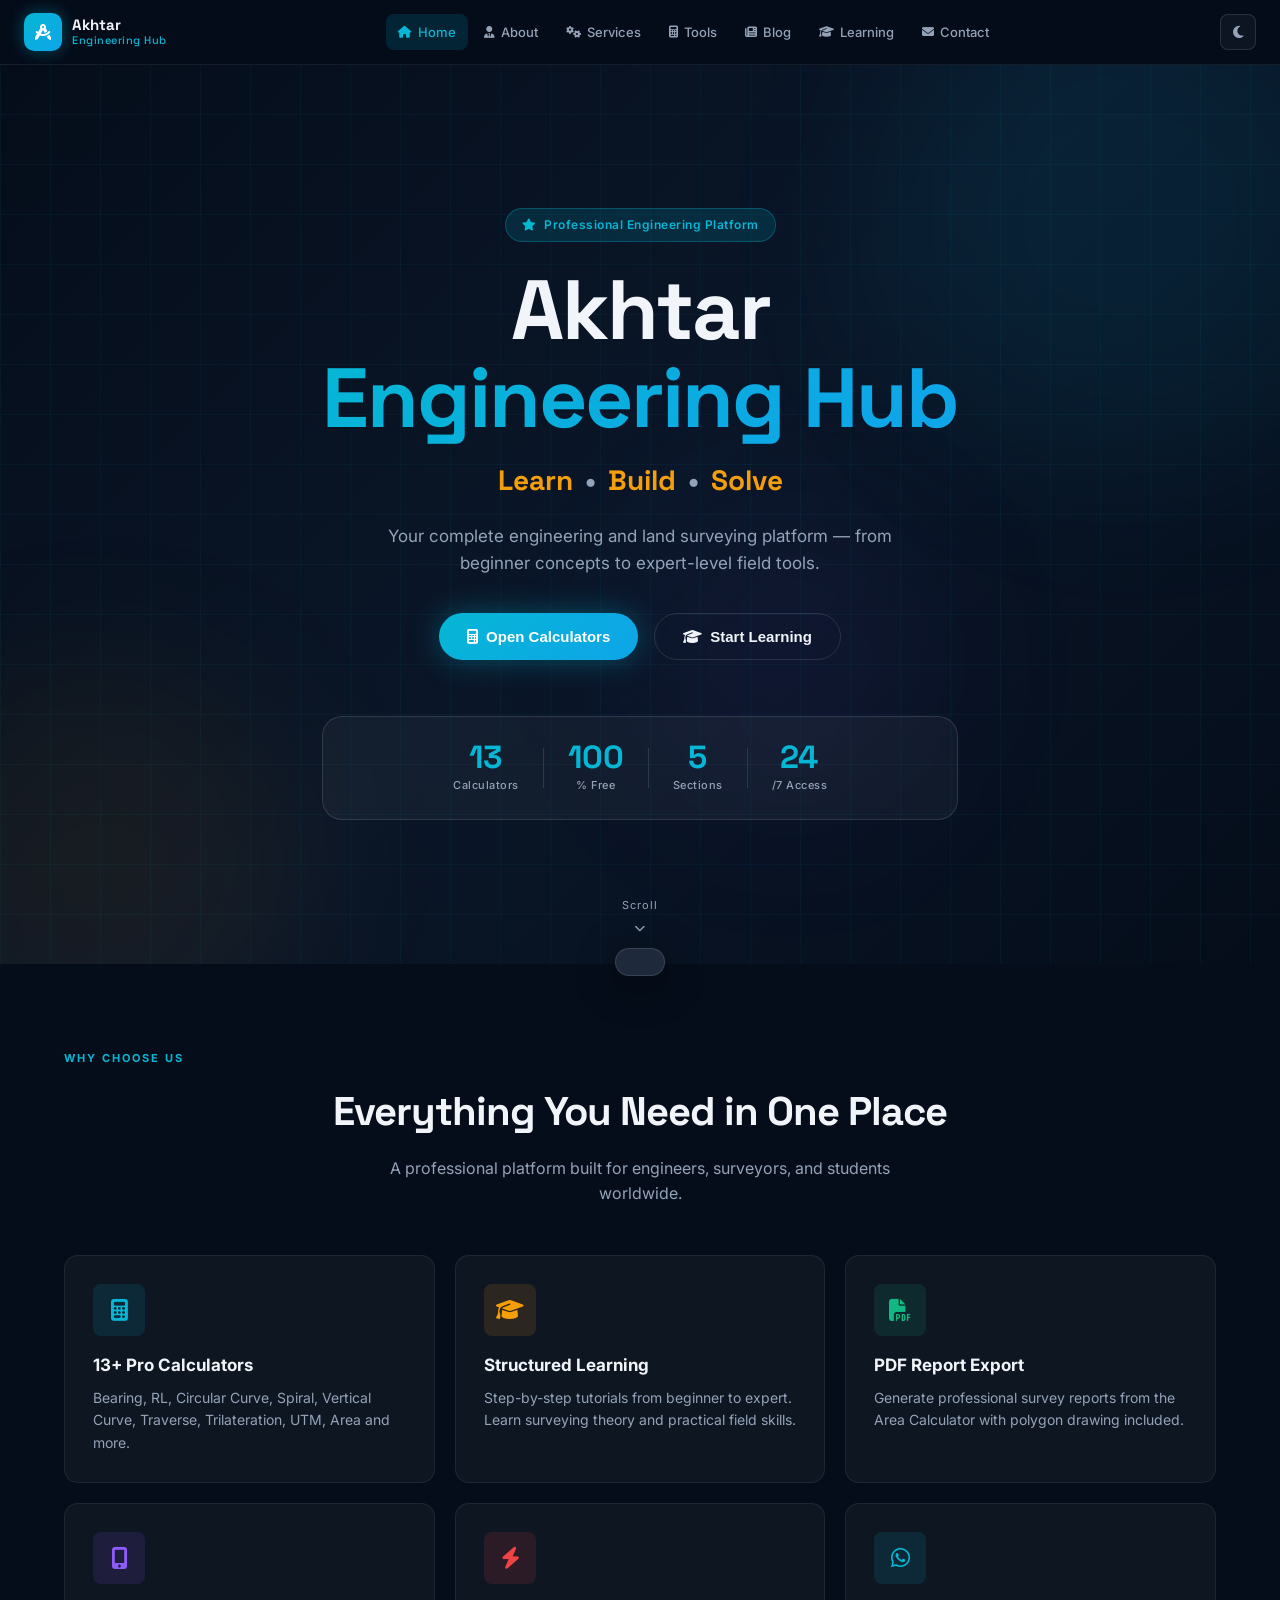
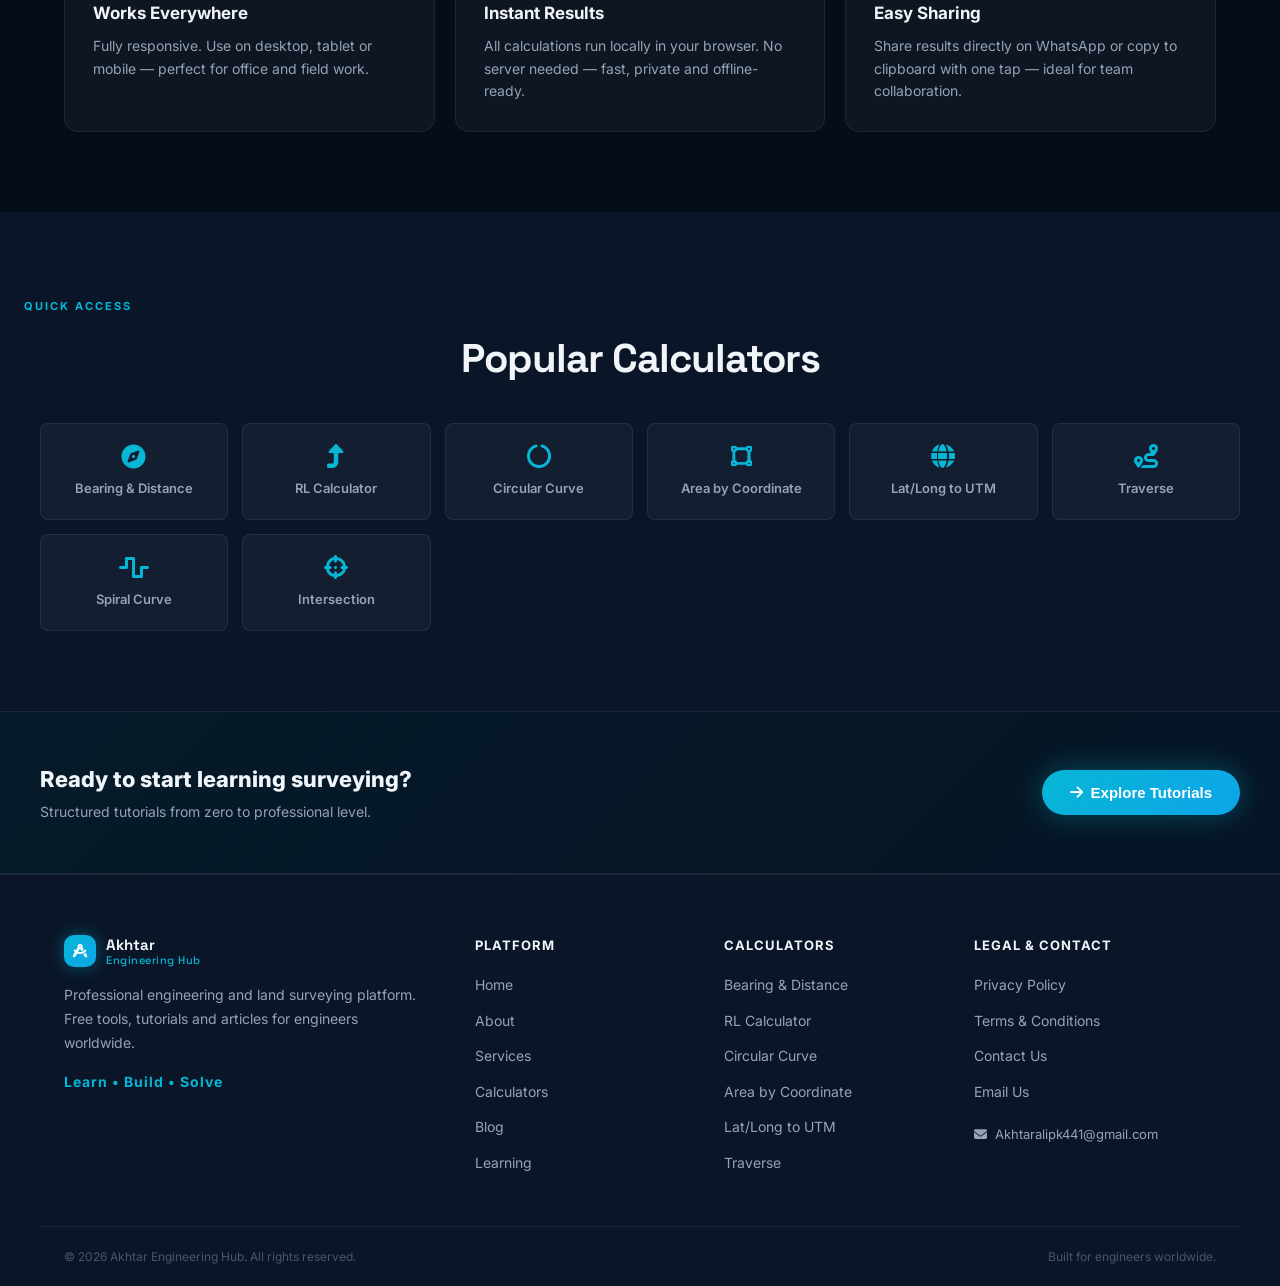
<file: index.html>
<!DOCTYPE html>
<html lang="en" data-theme="dark">
<head>
<meta charset="UTF-8">
<meta name="viewport" content="width=device-width, initial-scale=1.0">
<title>Akhtar Engineering Hub | Learn • Build • Solve</title>
  <link rel="manifest" href="manifest.json">
<meta name="description" content="Professional engineering and land surveying platform. Free calculators, tutorials, articles and tools — from beginner to expert level. Bearing, RL, Curves, Area, UTM and 13+ more tools.">
<meta name="keywords" content="engineering hub, land surveying calculators, bearing distance calculator, RL calculator, area by coordinate, UTM converter, traverse, circular curve, civil engineering tools, surveying tutorials">
<meta name="author" content="Akhtar Engineering Hub">
<meta name="robots" content="index, follow, max-image-preview:large">
<meta name="theme-color" content="#050d1a">
<link rel="canonical" href="https://akhtarengineeringhub.com/">
<meta property="og:type" content="website">
<meta property="og:url" content="https://akhtarengineeringhub.com/">
<meta property="og:title" content="Akhtar Engineering Hub | Learn • Build • Solve">
<meta property="og:description" content="Professional engineering platform with 13+ surveying calculators, tutorials, and articles. Free, accurate, works on all devices.">
<meta property="og:site_name" content="Akhtar Engineering Hub">
<meta property="og:locale" content="en_US">
<meta name="twitter:card" content="summary_large_image">
<meta name="twitter:title" content="Akhtar Engineering Hub | Learn • Build • Solve">
<meta name="twitter:description" content="Professional engineering platform with 13+ surveying calculators, tutorials, and articles.">
<script type="application/ld+json">{"@context":"https://schema.org","@type":"WebApplication","name":"Akhtar Engineering Hub","url":"https://akhtarengineeringhub.com/","description":"Professional engineering and land surveying platform with free calculators, tutorials and articles.","applicationCategory":"EngineeringApplication","operatingSystem":"Any","offers":{"@type":"Offer","price":"0","priceCurrency":"USD"}}</script>
<link href="https://fonts.googleapis.com/css2?family=Inter:wght@300;400;500;600;700;800;900&family=Space+Grotesk:wght@400;500;600;700&display=swap" rel="stylesheet">
<link rel="stylesheet" href="https://cdnjs.cloudflare.com/ajax/libs/font-awesome/6.5.0/css/all.min.css">
<link rel="stylesheet" href="style.css?v=5">
</head>
<body>

<!-- ══ NAVBAR ══ -->
<header class="navbar" id="navbar">
  <div class="nav-inner">
    <a class="brand" href="#" onclick="showSection('home')">
      <div class="brand-icon"><i class="fas fa-drafting-compass"></i></div>
      <div class="brand-text">Akhtar<span>Engineering Hub</span></div>
    </a>
    <nav class="nav-menu" id="navMenu">
      <a href="#" onclick="showSection('home')" class="nav-link active" data-section="home"><i class="fas fa-home"></i><span>Home</span></a>
      <a href="#" onclick="showSection('about')" class="nav-link" data-section="about"><i class="fas fa-user-tie"></i><span>About</span></a>
      <a href="#" onclick="showSection('services')" class="nav-link" data-section="services"><i class="fas fa-cogs"></i><span>Services</span></a>
      <a href="#" onclick="showSection('tools')" class="nav-link" data-section="tools"><i class="fas fa-calculator"></i><span>Tools</span></a>
      <a href="#" onclick="showSection('blog')" class="nav-link" data-section="blog"><i class="fas fa-newspaper"></i><span>Blog</span></a>
      <a href="#" onclick="showSection('learning')" class="nav-link" data-section="learning"><i class="fas fa-graduation-cap"></i><span>Learning</span></a>
      <a href="#" onclick="showSection('contact')" class="nav-link" data-section="contact"><i class="fas fa-envelope"></i><span>Contact</span></a>
    </nav>
    <div class="nav-actions">
      <button class="theme-toggle" id="themeToggle" onclick="toggleTheme()" title="Toggle Light/Dark Mode">
        <i class="fas fa-moon" id="themeIcon"></i>
      </button>
      <button class="hamburger" id="hamburger" onclick="toggleMenu()">
        <span></span><span></span><span></span>
      </button>
    </div>
  </div>
</header>

<!-- ══ HOME ══ -->
<section id="home" class="page active">

  <!-- Hero -->
  <div class="hero">
    <div class="hero-grid"></div>
    <div class="hero-orbs">
      <div class="orb orb1"></div>
      <div class="orb orb2"></div>
      <div class="orb orb3"></div>
    </div>
    <div class="hero-content">
      <div class="hero-badge"><i class="fas fa-star"></i> Professional Engineering Platform</div>
      <h1 class="hero-title">Akhtar<br><span class="gradient-text">Engineering Hub</span></h1>
      <p class="hero-tagline">
        <span class="tag-item">Learn</span>
        <span class="tag-dot">•</span>
        <span class="tag-item">Build</span>
        <span class="tag-dot">•</span>
        <span class="tag-item">Solve</span>
      </p>
      <p class="hero-sub">Your complete engineering and land surveying platform — from beginner concepts to expert-level field tools.</p>
      <div class="hero-btns">
        <button class="btn-hero-primary" onclick="showSection('tools')"><i class="fas fa-calculator"></i> Open Calculators</button>
        <button class="btn-hero-secondary" onclick="showSection('learning')"><i class="fas fa-graduation-cap"></i> Start Learning</button>
      </div>
      <div class="hero-stats">
        <div class="hstat"><div class="hstat-num" data-count="13">0</div><div class="hstat-lbl">Calculators</div></div>
        <div class="hstat-div"></div>
        <div class="hstat"><div class="hstat-num" data-count="100">0</div><div class="hstat-lbl">% Free</div></div>
        <div class="hstat-div"></div>
        <div class="hstat"><div class="hstat-num" data-count="5">0</div><div class="hstat-lbl">Sections</div></div>
        <div class="hstat-div"></div>
        <div class="hstat"><div class="hstat-num" data-count="24">0</div><div class="hstat-lbl">/7 Access</div></div>
      </div>
    </div>
    <div class="hero-scroll"><span>Scroll</span><i class="fas fa-chevron-down"></i></div>
  </div>

  <!-- Feature Cards -->
  <div class="section-wrap">
    <div class="section-tag">WHY CHOOSE US</div>
    <h2 class="section-title">Everything You Need in One Place</h2>
    <p class="section-sub">A professional platform built for engineers, surveyors, and students worldwide.</p>
    <div class="feature-grid">
      <div class="feat-card anim-up">
        <div class="feat-icon" style="background:rgba(6,182,212,0.12);color:#06b6d4;"><i class="fas fa-calculator"></i></div>
        <h3>13+ Pro Calculators</h3>
        <p>Bearing, RL, Circular Curve, Spiral, Vertical Curve, Traverse, Trilateration, UTM, Area and more.</p>
      </div>
      <div class="feat-card anim-up" style="animation-delay:.1s">
        <div class="feat-icon" style="background:rgba(245,158,11,0.12);color:#f59e0b;"><i class="fas fa-graduation-cap"></i></div>
        <h3>Structured Learning</h3>
        <p>Step-by-step tutorials from beginner to expert. Learn surveying theory and practical field skills.</p>
      </div>
      <div class="feat-card anim-up" style="animation-delay:.2s">
        <div class="feat-icon" style="background:rgba(16,185,129,0.12);color:#10b981;"><i class="fas fa-file-pdf"></i></div>
        <h3>PDF Report Export</h3>
        <p>Generate professional survey reports from the Area Calculator with polygon drawing included.</p>
      </div>
      <div class="feat-card anim-up" style="animation-delay:.3s">
        <div class="feat-icon" style="background:rgba(139,92,246,0.12);color:#8b5cf6;"><i class="fas fa-mobile-alt"></i></div>
        <h3>Works Everywhere</h3>
        <p>Fully responsive. Use on desktop, tablet or mobile — perfect for office and field work.</p>
      </div>
      <div class="feat-card anim-up" style="animation-delay:.4s">
        <div class="feat-icon" style="background:rgba(239,68,68,0.12);color:#ef4444;"><i class="fas fa-bolt"></i></div>
        <h3>Instant Results</h3>
        <p>All calculations run locally in your browser. No server needed — fast, private and offline-ready.</p>
      </div>
      <div class="feat-card anim-up" style="animation-delay:.5s">
        <div class="feat-icon" style="background:rgba(6,182,212,0.12);color:#06b6d4;"><i class="fab fa-whatsapp"></i></div>
        <h3>Easy Sharing</h3>
        <p>Share results directly on WhatsApp or copy to clipboard with one tap — ideal for team collaboration.</p>
      </div>
    </div>
  </div>

  <!-- Quick Access -->
  <div class="section-wrap alt-bg">
    <div class="section-tag">QUICK ACCESS</div>
    <h2 class="section-title">Popular Calculators</h2>
    <div class="quick-grid">
      <div class="quick-card" onclick="showSection('tools')">
        <i class="fas fa-compass"></i>
        <span>Bearing &amp; Distance</span>
      </div>
      <div class="quick-card" onclick="showSection('tools')">
        <i class="fas fa-level-up-alt"></i>
        <span>RL Calculator</span>
      </div>
      <div class="quick-card" onclick="showSection('tools')">
        <i class="fas fa-circle-notch"></i>
        <span>Circular Curve</span>
      </div>
      <div class="quick-card" onclick="showSection('tools')">
        <i class="fas fa-vector-square"></i>
        <span>Area by Coordinate</span>
      </div>
      <div class="quick-card" onclick="showSection('tools')">
        <i class="fas fa-globe"></i>
        <span>Lat/Long to UTM</span>
      </div>
      <div class="quick-card" onclick="showSection('tools')">
        <i class="fas fa-route"></i>
        <span>Traverse</span>
      </div>
      <div class="quick-card" onclick="showSection('tools')">
        <i class="fas fa-wave-square"></i>
        <span>Spiral Curve</span>
      </div>
      <div class="quick-card" onclick="showSection('tools')">
        <i class="fas fa-crosshairs"></i>
        <span>Intersection</span>
      </div>
    </div>
  </div>

  <!-- CTA Strip -->
  <div class="cta-strip">
    <div class="cta-strip-inner">
      <div>
        <h3>Ready to start learning surveying?</h3>
        <p>Structured tutorials from zero to professional level.</p>
      </div>
      <button class="btn-hero-primary" onclick="showSection('learning')"><i class="fas fa-arrow-right"></i> Explore Tutorials</button>
    </div>
  </div>

</section>

<!-- ══ ABOUT ══ -->
<section id="about" class="page">
  <div class="page-hero mini-hero">
    <div class="hero-grid"></div>
    <div class="page-hero-content">
      <div class="section-tag">WHO WE ARE</div>
      <h1>About <span class="gradient-text">Akhtar Engineering Hub</span></h1>
      <p>A professional platform built by an engineer, for engineers.</p>
    </div>
  </div>
  <div class="section-wrap">
    <div class="about-grid">
      <div class="about-text anim-up">
        <div class="section-tag">OUR STORY</div>
        <h2 class="section-title" style="text-align:left;">Built for Engineers,<br>By an Engineer</h2>
        <p>Akhtar Engineering Hub was created by a professional land surveyor and civil engineer with years of field and office experience. The platform was born out of a simple need — reliable, fast, accurate engineering tools that work anywhere, even on a mobile phone in the field.</p>
        <p style="margin-top:16px;">Today, it has grown into a complete learning and tools platform — covering surveying calculations, road design, coordinate geometry, and much more. Everything here is free, professional-grade, and continuously improving.</p>
        <div class="about-values">
          <div class="val-item"><i class="fas fa-check-circle"></i> Accuracy First</div>
          <div class="val-item"><i class="fas fa-check-circle"></i> Always Free</div>
          <div class="val-item"><i class="fas fa-check-circle"></i> Field-Tested</div>
          <div class="val-item"><i class="fas fa-check-circle"></i> Global Standard</div>
        </div>
      </div>
      <div class="about-stats anim-up" style="animation-delay:.15s">
        <div class="stat-box"><div class="stat-num">13+</div><div class="stat-lbl">Free Calculators</div></div>
        <div class="stat-box"><div class="stat-num">100%</div><div class="stat-lbl">Browser-Based</div></div>
        <div class="stat-box"><div class="stat-num">5+</div><div class="stat-lbl">Years Experience</div></div>
        <div class="stat-box"><div class="stat-num">∞</div><div class="stat-lbl">Learning Resources</div></div>
      </div>
    </div>
  </div>
  <div class="section-wrap alt-bg">
    <div class="section-tag">OUR MISSION</div>
    <h2 class="section-title">Mission &amp; Vision</h2>
    <div class="mission-grid">
      <div class="mission-card anim-up">
        <div class="feat-icon" style="background:rgba(6,182,212,0.12);color:#06b6d4;"><i class="fas fa-bullseye"></i></div>
        <h3>Mission</h3>
        <p>To provide free, professional-quality engineering tools and education that empower surveyors, engineers, and students worldwide — regardless of location or resources.</p>
      </div>
      <div class="mission-card anim-up" style="animation-delay:.1s">
        <div class="feat-icon" style="background:rgba(245,158,11,0.12);color:#f59e0b;"><i class="fas fa-eye"></i></div>
        <h3>Vision</h3>
        <p>To become the world's most trusted free engineering and surveying reference platform — a place where professionals learn, build and solve problems every day.</p>
      </div>
      <div class="mission-card anim-up" style="animation-delay:.2s">
        <div class="feat-icon" style="background:rgba(16,185,129,0.12);color:#10b981;"><i class="fas fa-heart"></i></div>
        <h3>Values</h3>
        <p>Accuracy, accessibility, professional excellence, and continuous improvement. Every tool and article on this platform is created with engineering rigor and care.</p>
      </div>
    </div>
  </div>
</section>

<!-- ══ SERVICES ══ -->
<section id="services" class="page">
  <div class="page-hero mini-hero">
    <div class="hero-grid"></div>
    <div class="page-hero-content">
      <div class="section-tag">WHAT WE OFFER</div>
      <h1>Services &amp; <span class="gradient-text">Solutions</span></h1>
      <p>Professional engineering tools and knowledge — all in one place.</p>
    </div>
  </div>
  <div class="section-wrap">
    <div class="section-tag">CORE SERVICES</div>
    <h2 class="section-title">Our Specializations</h2>
    <div class="services-grid">
      <div class="service-card anim-up">
        <div class="srv-num">01</div>
        <div class="feat-icon" style="background:rgba(6,182,212,0.12);color:#06b6d4;"><i class="fas fa-compass"></i></div>
        <h3>Survey Calculations</h3>
        <p>Bearing &amp; Distance, Reduced Level, Traverse, Intersection, Trilateration, and 3-Point Circle calculations with DMS output.</p>
        <ul class="srv-list">
          <li><i class="fas fa-check"></i> Whole Circle Bearing (WCB)</li>
          <li><i class="fas fa-check"></i> DMS Format Output</li>
          <li><i class="fas fa-check"></i> RL by HI Method</li>
          <li><i class="fas fa-check"></i> Bowditch Traverse</li>
        </ul>
        <button class="srv-btn" onclick="showSection('tools')">Open Calculator <i class="fas fa-arrow-right"></i></button>
      </div>
      <div class="service-card anim-up" style="animation-delay:.1s">
        <div class="srv-num">02</div>
        <div class="feat-icon" style="background:rgba(245,158,11,0.12);color:#f59e0b;"><i class="fas fa-road"></i></div>
        <h3>Road &amp; Curve Design</h3>
        <p>Complete horizontal and vertical curve element calculations — Circular, Spiral/Transition and Vertical curves for road design.</p>
        <ul class="srv-list">
          <li><i class="fas fa-check"></i> Circular Curve Elements</li>
          <li><i class="fas fa-check"></i> Spiral / Transition Curve</li>
          <li><i class="fas fa-check"></i> Vertical Curve K-Value</li>
          <li><i class="fas fa-check"></i> XML Alignment Support (PRO+)</li>
        </ul>
        <button class="srv-btn" onclick="showSection('tools')">Open Calculator <i class="fas fa-arrow-right"></i></button>
      </div>
      <div class="service-card anim-up" style="animation-delay:.2s">
        <div class="srv-num">03</div>
        <div class="feat-icon" style="background:rgba(16,185,129,0.12);color:#10b981;"><i class="fas fa-vector-square"></i></div>
        <h3>Area Measurement</h3>
        <p>Area by Coordinate using the Shoelace formula with interactive polygon drawing, side lengths, interior angles and PDF export.</p>
        <ul class="srv-list">
          <li><i class="fas fa-check"></i> m², Marla, Kanal, Acre, ft²</li>
          <li><i class="fas fa-check"></i> Polygon Canvas Drawing</li>
          <li><i class="fas fa-check"></i> PDF Report Generation</li>
          <li><i class="fas fa-check"></i> WhatsApp Sharing</li>
        </ul>
        <button class="srv-btn" onclick="showSection('tools')">Open Calculator <i class="fas fa-arrow-right"></i></button>
      </div>
      <div class="service-card anim-up" style="animation-delay:.3s">
        <div class="srv-num">04</div>
        <div class="feat-icon" style="background:rgba(139,92,246,0.12);color:#8b5cf6;"><i class="fas fa-globe"></i></div>
        <h3>Coordinate Systems</h3>
        <p>Convert between geographic and projected coordinate systems. Lat/Long to UTM and 2D coordinate transformation tools.</p>
        <ul class="srv-list">
          <li><i class="fas fa-check"></i> WGS84 to UTM Conversion</li>
          <li><i class="fas fa-check"></i> 2D Transformation</li>
          <li><i class="fas fa-check"></i> Scale Factor Support</li>
          <li><i class="fas fa-check"></i> Zone Detection</li>
        </ul>
        <button class="srv-btn" onclick="showSection('tools')">Open Calculator <i class="fas fa-arrow-right"></i></button>
      </div>
      <div class="service-card anim-up" style="animation-delay:.4s">
        <div class="srv-num">05</div>
        <div class="feat-icon" style="background:rgba(239,68,68,0.12);color:#ef4444;"><i class="fas fa-graduation-cap"></i></div>
        <h3>Education &amp; Tutorials</h3>
        <p>Structured learning content covering surveying theory, field methods, instrument operation and data processing.</p>
        <ul class="srv-list">
          <li><i class="fas fa-check"></i> Beginner to Expert Tracks</li>
          <li><i class="fas fa-check"></i> Theory + Practical</li>
          <li><i class="fas fa-check"></i> Worked Examples</li>
          <li><i class="fas fa-check"></i> Regular Updates</li>
        </ul>
        <button class="srv-btn" onclick="showSection('learning')">Browse Tutorials <i class="fas fa-arrow-right"></i></button>
      </div>
      <div class="service-card anim-up" style="animation-delay:.5s">
        <div class="srv-num">06</div>
        <div class="feat-icon" style="background:rgba(6,182,212,0.12);color:#06b6d4;"><i class="fas fa-newspaper"></i></div>
        <h3>Articles &amp; Blog</h3>
        <p>Technical articles, field tips, method comparisons, and industry insights for practicing engineers and students.</p>
        <ul class="srv-list">
          <li><i class="fas fa-check"></i> Technical Deep-Dives</li>
          <li><i class="fas fa-check"></i> Field Tips &amp; Tricks</li>
          <li><i class="fas fa-check"></i> Searchable &amp; Filterable</li>
          <li><i class="fas fa-check"></i> Regular Publishing</li>
        </ul>
        <button class="srv-btn" onclick="showSection('blog')">Read Articles <i class="fas fa-arrow-right"></i></button>
      </div>
    </div>
  </div>
</section>

<!-- ══ TOOLS ══ -->
<section id="tools" class="page">
  <div class="page-hero mini-hero">
    <div class="hero-grid"></div>
    <div class="page-hero-content">
      <div class="section-tag">ENGINEERING CALCULATORS</div>
      <h1>Professional <span class="gradient-text">Surveying Tools</span></h1>
      <p>13 precision calculators — field-tested and accurate.</p>
    </div>
  </div>

  <div class="section-wrap">

    <!-- RL Quick Card -->
    <div class="section-tag">QUICK TOOL</div>
    <h2 class="section-title" style="margin-bottom:20px;">Reduced Level (RL) Calculator</h2>
    <div class="rl-card">
      <div class="rl-card-inner">
        <p class="hint-tag"><i class="fas fa-info-circle"></i> Height of Instrument (HI) Method</p>
        <div class="rl-inputs">
          <input type="number" id="bm_input" placeholder="Bench Mark RL (m)">
          <input type="number" id="bs_input" placeholder="Back Sight — BS (m)">
          <input type="number" id="fs_input" placeholder="Fore Sight — FS (m)">
          <button class="calc-primary-btn" onclick="calcRL()"><i class="fas fa-calculator"></i> Calculate RL</button>
        </div>
        <div id="rl_result" class="tool-result" style="display:none;"></div>
      </div>
    </div>

    <!-- Calculator Suite -->
    <div class="suite-header">
      <div class="section-tag">FULL SUITE</div>
      <h2 class="section-title">Surveyors Field Calculator Pro</h2>
      <span class="suite-badge"><i class="fas fa-star"></i> ALL-IN-ONE EDITION</span>
    </div>

    <!-- 1 -->
    <div class="calc-block">
      <button class="calc-acc"><span class="calc-num">01</span><span class="calc-title">Bearing &amp; Distance</span><i class="fas fa-chevron-down calc-arrow"></i></button>
      <div class="calc-panel">
        <p class="hint-tag"><i class="fas fa-info-circle"></i> Calculate bearing (WCB &amp; DMS) and distance between two coordinate points</p>
        <div class="inp-row"><input type="number" id="e1" placeholder="E1 — Easting (m)"><input type="number" id="n1" placeholder="N1 — Northing (m)"></div>
        <div class="inp-row"><input type="number" id="e2" placeholder="E2 — Easting (m)"><input type="number" id="n2" placeholder="N2 — Northing (m)"></div>
        <button class="calc-primary-btn" onclick="calcBearing()"><i class="fas fa-compass"></i> Calculate Bearing &amp; Distance</button>
        <div id="res1" class="tool-result"></div>
      </div>
    </div>

    <!-- 2 -->
    <div class="calc-block">
      <button class="calc-acc"><span class="calc-num">02</span><span class="calc-title">Reference Line (Offset / Chainage)</span><i class="fas fa-chevron-down calc-arrow"></i></button>
      <div class="calc-panel">
        <p class="hint-tag"><i class="fas fa-info-circle"></i> Find chainage and perpendicular offset of a point from a reference line</p>
        <div class="inp-row"><input type="number" id="rl_e1" placeholder="Line Start E (m)"><input type="number" id="rl_n1" placeholder="Line Start N (m)"></div>
        <div class="inp-row"><input type="number" id="rl_e2" placeholder="Line End E (m)"><input type="number" id="rl_n2" placeholder="Line End N (m)"></div>
        <div class="inp-row"><input type="number" id="rl_pe" placeholder="Point E (m)"><input type="number" id="rl_pn" placeholder="Point N (m)"></div>
        <button class="calc-primary-btn" onclick="calcRefLine()"><i class="fas fa-ruler"></i> Calculate Offset &amp; Chainage</button>
        <div id="res2" class="tool-result"></div>
      </div>
    </div>

    <!-- 3 -->
    <div class="calc-block">
      <button class="calc-acc"><span class="calc-num">03</span><span class="calc-title">XML Alignment Reference Line</span><i class="fas fa-chevron-down calc-arrow"></i></button>
      <div class="calc-panel">
        <p class="hint-tag"><i class="fas fa-info-circle"></i> Upload a LandXML file to process road alignment data</p>
        <input type="file" accept=".xml" style="color:var(--text-sub);padding:8px 0;">
        <button class="calc-primary-btn pro-btn" style="margin-top:10px;opacity:.7;cursor:not-allowed;"><i class="fas fa-file-code"></i> Process XML (PRO+ Feature)</button>
      </div>
    </div>

    <!-- 4 -->
    <div class="calc-block">
      <button class="calc-acc"><span class="calc-num">04</span><span class="calc-title">Circular Curve</span><i class="fas fa-chevron-down calc-arrow"></i></button>
      <div class="calc-panel">
        <p class="hint-tag"><i class="fas fa-info-circle"></i> Enter Radius and Delta angle to get all curve setting-out elements</p>
        <input type="number" id="cc_r" placeholder="Radius — R (meters)">
        <input type="number" id="cc_a" placeholder="Delta Angle — &#916; (degrees)">
        <button class="calc-primary-btn" onclick="calcCircular()"><i class="fas fa-circle-notch"></i> Calculate Curve Elements</button>
        <div id="res4" class="tool-result"></div>
      </div>
    </div>

    <!-- 5 -->
    <div class="calc-block">
      <button class="calc-acc"><span class="calc-num">05</span><span class="calc-title">Spiral / Transition Curve</span><i class="fas fa-chevron-down calc-arrow"></i></button>
      <div class="calc-panel">
        <p class="hint-tag"><i class="fas fa-info-circle"></i> Calculate transition curve elements from Radius and Spiral Length</p>
        <input type="number" id="sp_r" placeholder="Radius — R (meters)">
        <input type="number" id="sp_ls" placeholder="Spiral Length — Ls (meters)">
        <button class="calc-primary-btn" onclick="calcSpiral()"><i class="fas fa-wave-square"></i> Calculate Spiral Elements</button>
        <div id="res5" class="tool-result"></div>
      </div>
    </div>

    <!-- 6 -->
    <div class="calc-block">
      <button class="calc-acc"><span class="calc-num">06</span><span class="calc-title">Vertical Curve</span><i class="fas fa-chevron-down calc-arrow"></i></button>
      <div class="calc-panel">
        <p class="hint-tag"><i class="fas fa-info-circle"></i> Enter grade in/out and curve length to calculate K-value and curve type</p>
        <input type="number" id="vc_g1" placeholder="Grade In — G1 (%)">
        <input type="number" id="vc_g2" placeholder="Grade Out — G2 (%)">
        <input type="number" id="vc_l" placeholder="Curve Length — L (meters)">
        <button class="calc-primary-btn" onclick="calcVerticalCurve()"><i class="fas fa-chart-line"></i> Calculate K-Value</button>
        <div id="res6" class="tool-result"></div>
      </div>
    </div>

    <!-- 7 -->
    <div class="calc-block">
      <button class="calc-acc"><span class="calc-num">07</span><span class="calc-title">2D Coordinate Transformation</span><i class="fas fa-chevron-down calc-arrow"></i></button>
      <div class="calc-panel">
        <p class="hint-tag"><i class="fas fa-info-circle"></i> Apply translation, rotation and scaling to convert local to grid coordinates</p>
        <div class="inp-row"><input type="number" id="transE" placeholder="Shift Easting — dE (m)"><input type="number" id="transN" placeholder="Shift Northing — dN (m)"></div>
        <input type="number" id="transRot" placeholder="Rotation Angle (degrees)">
        <input type="number" id="transScale" placeholder="Scale Factor (e.g. 1.000000)">
        <button class="calc-primary-btn" onclick="calc2DTrans()"><i class="fas fa-arrows-alt"></i> Apply Transformation</button>
        <div id="res7" class="tool-result"></div>
      </div>
    </div>

    <!-- 8 -->
    <div class="calc-block">
      <button class="calc-acc"><span class="calc-num">08</span><span class="calc-title">Traverse Calculation</span><i class="fas fa-chevron-down calc-arrow"></i></button>
      <div class="calc-panel">
        <p class="hint-tag"><i class="fas fa-info-circle"></i> Calculate traverse accuracy ratio and survey grade using Bowditch method</p>
        <input type="number" id="trav_dist" placeholder="Total Traverse Length (m)">
        <input type="number" id="trav_err" placeholder="Linear Misclosure (m)">
        <button class="calc-primary-btn" onclick="calcTraverse()"><i class="fas fa-route"></i> Calculate Accuracy</button>
        <div id="res8" class="tool-result"></div>
      </div>
    </div>

    <!-- 9 -->
    <div class="calc-block">
      <button class="calc-acc"><span class="calc-num">09</span><span class="calc-title">Coordinate by Trilateration</span><i class="fas fa-chevron-down calc-arrow"></i></button>
      <div class="calc-panel">
        <p class="hint-tag"><i class="fas fa-info-circle"></i> Find an unknown point coordinate using distances from two known control points</p>
        <div class="inp-row"><input type="number" id="tri_e1" placeholder="P1 Easting (m)"><input type="number" id="tri_n1" placeholder="P1 Northing (m)"></div>
        <input type="number" id="tri_d1" placeholder="Distance from P1 (m)">
        <div class="inp-row"><input type="number" id="tri_e2" placeholder="P2 Easting (m)"><input type="number" id="tri_n2" placeholder="P2 Northing (m)"></div>
        <input type="number" id="tri_d2" placeholder="Distance from P2 (m)">
        <button class="calc-primary-btn" onclick="calcTrilateration()"><i class="fas fa-draw-polygon"></i> Find Unknown Point</button>
        <div id="res9" class="tool-result"></div>
      </div>
    </div>

    <!-- 10 -->
    <div class="calc-block">
      <button class="calc-acc"><span class="calc-num">10</span><span class="calc-title">Intersection (Bearing–Bearing)</span><i class="fas fa-chevron-down calc-arrow"></i></button>
      <div class="calc-panel">
        <p class="hint-tag"><i class="fas fa-info-circle"></i> Find the intersection point of two lines defined by known points and bearings</p>
        <div class="inp-row"><input type="number" id="int_e1" placeholder="P1 Easting (m)"><input type="number" id="int_n1" placeholder="P1 Northing (m)"></div>
        <input type="number" id="int_b1" placeholder="Bearing from P1 (decimal degrees)">
        <div class="inp-row"><input type="number" id="int_e2" placeholder="P2 Easting (m)"><input type="number" id="int_n2" placeholder="P2 Northing (m)"></div>
        <input type="number" id="int_b2" placeholder="Bearing from P2 (decimal degrees)">
        <button class="calc-primary-btn" onclick="calcIntersection()"><i class="fas fa-crosshairs"></i> Find Intersection Point</button>
        <div id="res10" class="tool-result"></div>
      </div>
    </div>

    <!-- 11 -->
    <div class="calc-block">
      <button class="calc-acc"><span class="calc-num">11</span><span class="calc-title">3-Point Circle</span><i class="fas fa-chevron-down calc-arrow"></i></button>
      <div class="calc-panel">
        <p class="hint-tag"><i class="fas fa-info-circle"></i> Find the center and radius of a circle passing through three known points</p>
        <div class="inp-row"><input type="number" id="cir_e1" placeholder="P1 Easting"><input type="number" id="cir_n1" placeholder="P1 Northing"></div>
        <div class="inp-row"><input type="number" id="cir_e2" placeholder="P2 Easting"><input type="number" id="cir_n2" placeholder="P2 Northing"></div>
        <div class="inp-row"><input type="number" id="cir_e3" placeholder="P3 Easting"><input type="number" id="cir_n3" placeholder="P3 Northing"></div>
        <button class="calc-primary-btn" onclick="calc3PointCircle()"><i class="fas fa-circle"></i> Calculate Circle Data</button>
        <div id="res11" class="tool-result"></div>
      </div>
    </div>

    <!-- 12 -->
    <div class="calc-block">
      <button class="calc-acc"><span class="calc-num">12</span><span class="calc-title">Latitude / Longitude to UTM</span><i class="fas fa-chevron-down calc-arrow"></i></button>
      <div class="calc-panel">
        <p class="hint-tag"><i class="fas fa-info-circle"></i> Convert WGS84 geographic coordinates to UTM Easting and Northing</p>
        <input type="number" id="lat_val" placeholder="Latitude (e.g. 33.7294)" step="any">
        <input type="number" id="lon_val" placeholder="Longitude (e.g. 73.0931)" step="any">
        <button class="calc-primary-btn" onclick="calcLatLonToUTM()"><i class="fas fa-globe"></i> Convert to UTM</button>
        <div id="res12" class="tool-result"></div>
      </div>
    </div>

    <!-- 13 -->
    <div class="calc-block">
      <button class="calc-acc"><span class="calc-num">13</span><span class="calc-title">Area by Co-ordinate</span><i class="fas fa-chevron-down calc-arrow"></i></button>
      <div class="calc-panel">
        <p class="hint-tag"><i class="fas fa-info-circle"></i> Enter one coordinate per line as <strong>E,N</strong> (e.g. 100,200). Minimum 3 points required.</p>
        <textarea id="areaInput" placeholder="100,200&#10;150,280&#10;220,250&#10;180,150"></textarea>
        <button class="calc-primary-btn" onclick="calcArea()"><i class="fas fa-vector-square"></i> Calculate Area &amp; Draw Polygon</button>
        <div class="canvas-container" id="canvasContainer"><canvas id="areaCanvas"></canvas></div>
        <div id="res13" class="tool-result"></div>
        <div class="share-row" id="shareRow">
          <button class="share-btn pdf" onclick="printAreaReport()"><i class="fas fa-file-pdf"></i> PDF Report</button>
          <button class="share-btn copy" onclick="copyAreaResult()"><i class="fas fa-copy"></i> Copy</button>
          <button class="share-btn whatsapp" onclick="shareOnWhatsApp()"><i class="fab fa-whatsapp"></i> Share</button>
        </div>
      </div>
    </div>

  </div>
</section>

<!-- ══ BLOG ══ -->
<section id="blog" class="page">
  <div class="page-hero mini-hero">
    <div class="hero-grid"></div>
    <div class="page-hero-content">
      <div class="section-tag">ARTICLES &amp; INSIGHTS</div>
      <h1>Engineering <span class="gradient-text">Blog</span></h1>
      <p>Technical articles, field tips and industry knowledge.</p>
    </div>
  </div>
  <div class="section-wrap">
    <div class="blog-controls">
      <div class="blog-search-wrap">
        <i class="fas fa-search"></i>
        <input type="text" id="blogSearch" placeholder="Search articles…" oninput="filterBlog()">
      </div>
      <div class="blog-filters" id="blogFilters">
        <button class="filter-btn active" data-cat="all" onclick="setBlogCat(this,'all')">All</button>
        <button class="filter-btn" data-cat="survey" onclick="setBlogCat(this,'survey')">Surveying</button>
        <button class="filter-btn" data-cat="road" onclick="setBlogCat(this,'road')">Road Design</button>
        <button class="filter-btn" data-cat="coord" onclick="setBlogCat(this,'coord')">Coordinates</button>
        <button class="filter-btn" data-cat="tips" onclick="setBlogCat(this,'tips')">Field Tips</button>
        <button class="filter-btn" data-cat="theory" onclick="setBlogCat(this,'theory')">Theory</button>
      </div>
    </div>
    <div class="blog-grid" id="blogGrid"></div>
    <div class="no-results" id="noResults" style="display:none;">
      <i class="fas fa-search" style="font-size:40px;opacity:.3;"></i>
      <p>No articles found. Try a different search or category.</p>
    </div>
  </div>
</section>

<!-- ══ LEARNING ══ -->
<section id="learning" class="page">
  <div class="page-hero mini-hero">
    <div class="hero-grid"></div>
    <div class="page-hero-content">
      <div class="section-tag">TUTORIALS &amp; COURSES</div>
      <h1>Learning <span class="gradient-text">Hub</span></h1>
      <p>Structured engineering education from beginner to expert.</p>
    </div>
  </div>
  <div class="section-wrap">
    <div class="section-tag">LEARNING TRACKS</div>
    <h2 class="section-title">Choose Your Level</h2>
    <div class="tracks-grid">
      <div class="track-card beginner anim-up">
        <div class="track-badge">Beginner</div>
        <div class="track-icon"><i class="fas fa-seedling"></i></div>
        <h3>Introduction to Land Surveying</h3>
        <p>Perfect starting point. Learn what surveying is, types of surveys, basic instruments and fundamental concepts.</p>
        <ul class="track-list">
          <li><i class="fas fa-play-circle"></i> What is Land Surveying?</li>
          <li><i class="fas fa-play-circle"></i> Types of Surveys</li>
          <li><i class="fas fa-play-circle"></i> Surveying Instruments</li>
          <li><i class="fas fa-play-circle"></i> Basic Measurements</li>
          <li><i class="fas fa-play-circle"></i> Setting Up a Total Station</li>
        </ul>
        <div class="track-meta"><span><i class="fas fa-clock"></i> 5 Lessons</span><span><i class="fas fa-signal"></i> Beginner</span></div>
        <button class="track-btn" onclick="showToast('Coming Soon — Publishing in progress!')">Start Learning <i class="fas fa-arrow-right"></i></button>
      </div>
      <div class="track-card intermediate anim-up" style="animation-delay:.1s">
        <div class="track-badge">Intermediate</div>
        <div class="track-icon"><i class="fas fa-layer-group"></i></div>
        <h3>Levelling &amp; Reduced Levels</h3>
        <p>Master differential levelling, the Height of Instrument method, booking and checking level runs.</p>
        <ul class="track-list">
          <li><i class="fas fa-play-circle"></i> Principles of Levelling</li>
          <li><i class="fas fa-play-circle"></i> HI Method (Rise &amp; Fall)</li>
          <li><i class="fas fa-play-circle"></i> Closing Error Checks</li>
          <li><i class="fas fa-play-circle"></i> Bench Marks &amp; TBMs</li>
          <li><i class="fas fa-play-circle"></i> Worked Examples</li>
        </ul>
        <div class="track-meta"><span><i class="fas fa-clock"></i> 6 Lessons</span><span><i class="fas fa-signal"></i> Intermediate</span></div>
        <button class="track-btn" onclick="showToast('Coming Soon — Publishing in progress!')">Start Learning <i class="fas fa-arrow-right"></i></button>
      </div>
      <div class="track-card advanced anim-up" style="animation-delay:.2s">
        <div class="track-badge">Advanced</div>
        <div class="track-icon"><i class="fas fa-drafting-compass"></i></div>
        <h3>Traverse &amp; Coordinate Geometry</h3>
        <p>Closed traverse computation, Bowditch adjustment, coordinate calculations and area computation.</p>
        <ul class="track-list">
          <li><i class="fas fa-play-circle"></i> Open &amp; Closed Traverses</li>
          <li><i class="fas fa-play-circle"></i> Bowditch Rule Adjustment</li>
          <li><i class="fas fa-play-circle"></i> Misclosure &amp; Accuracy</li>
          <li><i class="fas fa-play-circle"></i> Area by Coordinates</li>
          <li><i class="fas fa-play-circle"></i> Coordinate Transformation</li>
        </ul>
        <div class="track-meta"><span><i class="fas fa-clock"></i> 8 Lessons</span><span><i class="fas fa-signal"></i> Advanced</span></div>
        <button class="track-btn" onclick="showToast('Coming Soon — Publishing in progress!')">Start Learning <i class="fas fa-arrow-right"></i></button>
      </div>
      <div class="track-card expert anim-up" style="animation-delay:.3s">
        <div class="track-badge">Expert</div>
        <div class="track-icon"><i class="fas fa-road"></i></div>
        <h3>Road Design &amp; Setting Out</h3>
        <p>Horizontal and vertical alignment design, curve elements, chainage calculation and field setting-out procedures.</p>
        <ul class="track-list">
          <li><i class="fas fa-play-circle"></i> Horizontal Alignment</li>
          <li><i class="fas fa-play-circle"></i> Circular Curve Design</li>
          <li><i class="fas fa-play-circle"></i> Transition / Spiral Curves</li>
          <li><i class="fas fa-play-circle"></i> Vertical Curves &amp; K-Value</li>
          <li><i class="fas fa-play-circle"></i> Setting Out from Total Station</li>
        </ul>
        <div class="track-meta"><span><i class="fas fa-clock"></i> 10 Lessons</span><span><i class="fas fa-signal"></i> Expert</span></div>
        <button class="track-btn" onclick="showToast('Coming Soon — Publishing in progress!')">Start Learning <i class="fas fa-arrow-right"></i></button>
      </div>
    </div>
  </div>
  <div class="section-wrap alt-bg">
    <div class="section-tag">QUICK REFERENCE</div>
    <h2 class="section-title">Formulas &amp; References</h2>
    <div class="formula-grid">
      <div class="formula-card anim-up">
        <h4><i class="fas fa-compass"></i> Whole Circle Bearing</h4>
        <div class="formula-box">WCB = atan2(ΔE, ΔN) × (180/π)</div>
        <p>If WCB &lt; 0, add 360°. Result: 0° to 360°</p>
      </div>
      <div class="formula-card anim-up" style="animation-delay:.1s">
        <h4><i class="fas fa-level-up-alt"></i> Reduced Level (HI Method)</h4>
        <div class="formula-box">HI = BM + BS<br>RL = HI − FS</div>
        <p>Height of Instrument = Bench Mark + Back Sight</p>
      </div>
      <div class="formula-card anim-up" style="animation-delay:.2s">
        <h4><i class="fas fa-circle-notch"></i> Circular Curve</h4>
        <div class="formula-box">T = R·tan(Δ/2)<br>L = R·Δ (radians)<br>E = R·(sec(Δ/2) − 1)</div>
        <p>T=Tangent, L=Arc Length, E=External Distance</p>
      </div>
      <div class="formula-card anim-up" style="animation-delay:.3s">
        <h4><i class="fas fa-vector-square"></i> Area by Coordinate (Shoelace)</h4>
        <div class="formula-box">A = ½ |Σ(Eᵢ·Nᵢ₊₁ − Eᵢ₊₁·Nᵢ)|</div>
        <p>Works for any polygon with n ≥ 3 coordinate points</p>
      </div>
      <div class="formula-card anim-up" style="animation-delay:.4s">
        <h4><i class="fas fa-route"></i> Traverse Accuracy</h4>
        <div class="formula-box">Ratio = Total Length / Misclosure</div>
        <p>1st Order ≥ 1:10000 | 2nd Order ≥ 1:5000 | 3rd ≥ 1:2000</p>
      </div>
      <div class="formula-card anim-up" style="animation-delay:.5s">
        <h4><i class="fas fa-chart-line"></i> Vertical Curve</h4>
        <div class="formula-box">K = L / |G2 − G1|</div>
        <p>K-value = Rate of change of grade. Sag if G2 &gt; G1</p>
      </div>
    </div>
  </div>
</section>

<!-- ══ CONTACT ══ -->
<section id="contact" class="page">
  <div class="page-hero mini-hero">
    <div class="hero-grid"></div>
    <div class="page-hero-content">
      <div class="section-tag">GET IN TOUCH</div>
      <h1>Contact <span class="gradient-text">Us</span></h1>
      <p>Questions, suggestions, collaboration? We'd love to hear from you.</p>
    </div>
  </div>
  <div class="section-wrap">
    <div class="contact-grid">
      <div class="contact-info anim-up">
        <h3>Reach Out</h3>
        <p>Have a question about a calculator? Want to suggest a new tool or report an error? Send us a message — we respond to every email.</p>
        <div class="contact-items">
          <div class="contact-item">
            <div class="contact-icon"><i class="fas fa-envelope"></i></div>
            <div><strong>Email</strong><br><a href="mailto:Akhtaralipk441@gmail.com">Akhtaralipk441@gmail.com</a></div>
          </div>
          <div class="contact-item">
            <div class="contact-icon"><i class="fas fa-globe"></i></div>
            <div><strong>Platform</strong><br>Akhtar Engineering Hub</div>
          </div>
          <div class="contact-item">
            <div class="contact-icon"><i class="fas fa-clock"></i></div>
            <div><strong>Response Time</strong><br>Within 24–48 hours</div>
          </div>
          <div class="contact-item">
            <div class="contact-icon"><i class="fas fa-map-marker-alt"></i></div>
            <div><strong>Location</strong><br>Pakistan</div>
          </div>
        </div>
      </div>
      <div class="contact-form-wrap anim-up" style="animation-delay:.15s">
        <h3>Send a Message</h3>
        <form class="contact-form" onsubmit="submitContact(event)">
          <div class="inp-row">
            <input type="text" id="c_name" placeholder="Your Name" required>
            <input type="email" id="c_email" placeholder="Your Email" required>
          </div>
          <input type="text" id="c_subject" placeholder="Subject">
          <textarea id="c_msg" placeholder="Your message…" rows="5" required></textarea>
          <button type="submit" class="calc-primary-btn"><i class="fas fa-paper-plane"></i> Send Message</button>
        </form>
      </div>
    </div>
  </div>
</section>

<!-- ══ PRIVACY ══ -->
<section id="privacy" class="page">
  <div class="page-hero mini-hero">
    <div class="hero-grid"></div>
    <div class="page-hero-content">
      <div class="section-tag">LEGAL</div>
      <h1>Privacy <span class="gradient-text">Policy</span></h1>
      <p>Last updated: May 2026</p>
    </div>
  </div>
  <div class="section-wrap">
    <div class="legal-content">
      <h3>1. Information We Collect</h3>
      <p>Akhtar Engineering Hub does not collect any personally identifiable information. All calculations and tools run entirely in your browser. No data is sent to our servers.</p>
      <h3>2. Cookies</h3>
      <p>We may use minimal cookies to remember your theme preference (dark/light mode). We do not use tracking cookies. Third-party advertising services (such as Google AdSense) may use cookies to serve relevant ads based on your browser history. You can opt out via your browser settings or <a href="https://www.google.com/settings/ads" target="_blank">Google Ad Settings</a>.</p>
      <h3>3. Google AdSense</h3>
      <p>This website may use Google AdSense to display advertisements. Google may use cookies and web beacons to serve ads based on your prior visits to this or other websites. Google's use of advertising cookies is governed by the <a href="https://policies.google.com/privacy" target="_blank">Google Privacy Policy</a>.</p>
      <h3>4. Google Analytics</h3>
      <p>We may use Google Analytics to understand how visitors interact with the website. Analytics data is anonymized and we do not share it with third parties.</p>
      <h3>5. Third-Party Links</h3>
      <p>Our website may contain links to external sites. We are not responsible for the privacy practices of those sites.</p>
      <h3>6. Children's Privacy</h3>
      <p>This website is not directed at children under 13. We do not knowingly collect personal data from children.</p>
      <h3>7. Changes to This Policy</h3>
      <p>We may update this Privacy Policy from time to time. Changes will be reflected on this page with an updated date.</p>
      <h3>8. Contact</h3>
      <p>For any privacy-related questions, contact us at: <a href="mailto:Akhtaralipk441@gmail.com">Akhtaralipk441@gmail.com</a></p>
    </div>
  </div>
</section>

<!-- ══ TERMS ══ -->
<section id="terms" class="page">
  <div class="page-hero mini-hero">
    <div class="hero-grid"></div>
    <div class="page-hero-content">
      <div class="section-tag">LEGAL</div>
      <h1>Terms &amp; <span class="gradient-text">Conditions</span></h1>
      <p>Last updated: May 2026</p>
    </div>
  </div>
  <div class="section-wrap">
    <div class="legal-content">
      <h3>1. Acceptance of Terms</h3>
      <p>By accessing and using Akhtar Engineering Hub, you accept these Terms and Conditions in full. If you disagree, please discontinue use of this website.</p>
      <h3>2. Use of Calculators</h3>
      <p>The engineering calculators provided on this website are intended for professional reference and educational purposes only. All calculations should be independently verified by a qualified licensed engineer or surveyor before use in any construction, legal, or official context.</p>
      <h3>3. Disclaimer of Liability</h3>
      <p>Akhtar Engineering Hub accepts no liability whatsoever for any loss, damage, injury, or expense arising from the use of information, calculators, or tools on this website. Results are provided as-is without warranty of accuracy for any specific purpose.</p>
      <h3>4. Intellectual Property</h3>
      <p>All content on this website — including text, code, design, and tools — is the intellectual property of Akhtar Engineering Hub. Reproduction or redistribution without written permission is prohibited.</p>
      <h3>5. Advertising</h3>
      <p>This website may display third-party advertisements through Google AdSense. We are not responsible for the content of third-party ads.</p>
      <h3>6. Governing Law</h3>
      <p>These Terms are governed by the laws of Pakistan. Any disputes shall be subject to the jurisdiction of Pakistani courts.</p>
      <h3>7. Changes to Terms</h3>
      <p>We reserve the right to modify these Terms at any time. Continued use of the website after changes constitutes acceptance of the updated Terms.</p>
      <h3>8. Contact</h3>
      <p>For questions regarding these Terms, contact: <a href="mailto:Akhtaralipk441@gmail.com">Akhtaralipk441@gmail.com</a></p>
    </div>
  </div>
</section>

<!-- ══ FOOTER ══ -->
<footer class="footer">
  <div class="footer-inner">
    <div class="footer-col brand-col">
      <div class="footer-brand">
        <div class="brand-icon small"><i class="fas fa-drafting-compass"></i></div>
        <div class="brand-text">Akhtar<span>Engineering Hub</span></div>
      </div>
      <p class="footer-desc">Professional engineering and land surveying platform. Free tools, tutorials and articles for engineers worldwide.</p>
      <div class="tagline-footer">Learn • Build • Solve</div>
    </div>
    <div class="footer-col">
      <h4>Platform</h4>
      <ul>
        <li><a href="#" onclick="showSection('home')">Home</a></li>
        <li><a href="#" onclick="showSection('about')">About</a></li>
        <li><a href="#" onclick="showSection('services')">Services</a></li>
        <li><a href="#" onclick="showSection('tools')">Calculators</a></li>
        <li><a href="#" onclick="showSection('blog')">Blog</a></li>
        <li><a href="#" onclick="showSection('learning')">Learning</a></li>
      </ul>
    </div>
    <div class="footer-col">
      <h4>Calculators</h4>
      <ul>
        <li><a href="#" onclick="showSection('tools')">Bearing &amp; Distance</a></li>
        <li><a href="#" onclick="showSection('tools')">RL Calculator</a></li>
        <li><a href="#" onclick="showSection('tools')">Circular Curve</a></li>
        <li><a href="#" onclick="showSection('tools')">Area by Coordinate</a></li>
        <li><a href="#" onclick="showSection('tools')">Lat/Long to UTM</a></li>
        <li><a href="#" onclick="showSection('tools')">Traverse</a></li>
      </ul>
    </div>
    <div class="footer-col">
      <h4>Legal &amp; Contact</h4>
      <ul>
        <li><a href="#" onclick="showSection('privacy')">Privacy Policy</a></li>
        <li><a href="#" onclick="showSection('terms')">Terms &amp; Conditions</a></li>
        <li><a href="#" onclick="showSection('contact')">Contact Us</a></li>
        <li><a href="mailto:Akhtaralipk441@gmail.com">Email Us</a></li>
      </ul>
      <div class="footer-email"><i class="fas fa-envelope"></i> Akhtaralipk441@gmail.com</div>
    </div>
  </div>
  <div class="footer-bottom">
    <span>&copy; 2026 Akhtar Engineering Hub. All rights reserved.</span>
    <span>Built for engineers worldwide.</span>
  </div>
</footer>

<!-- Toast -->
<div class="toast" id="toast"></div>

<script src="script.js?v=5"></script>
</body>
</html>
</file>
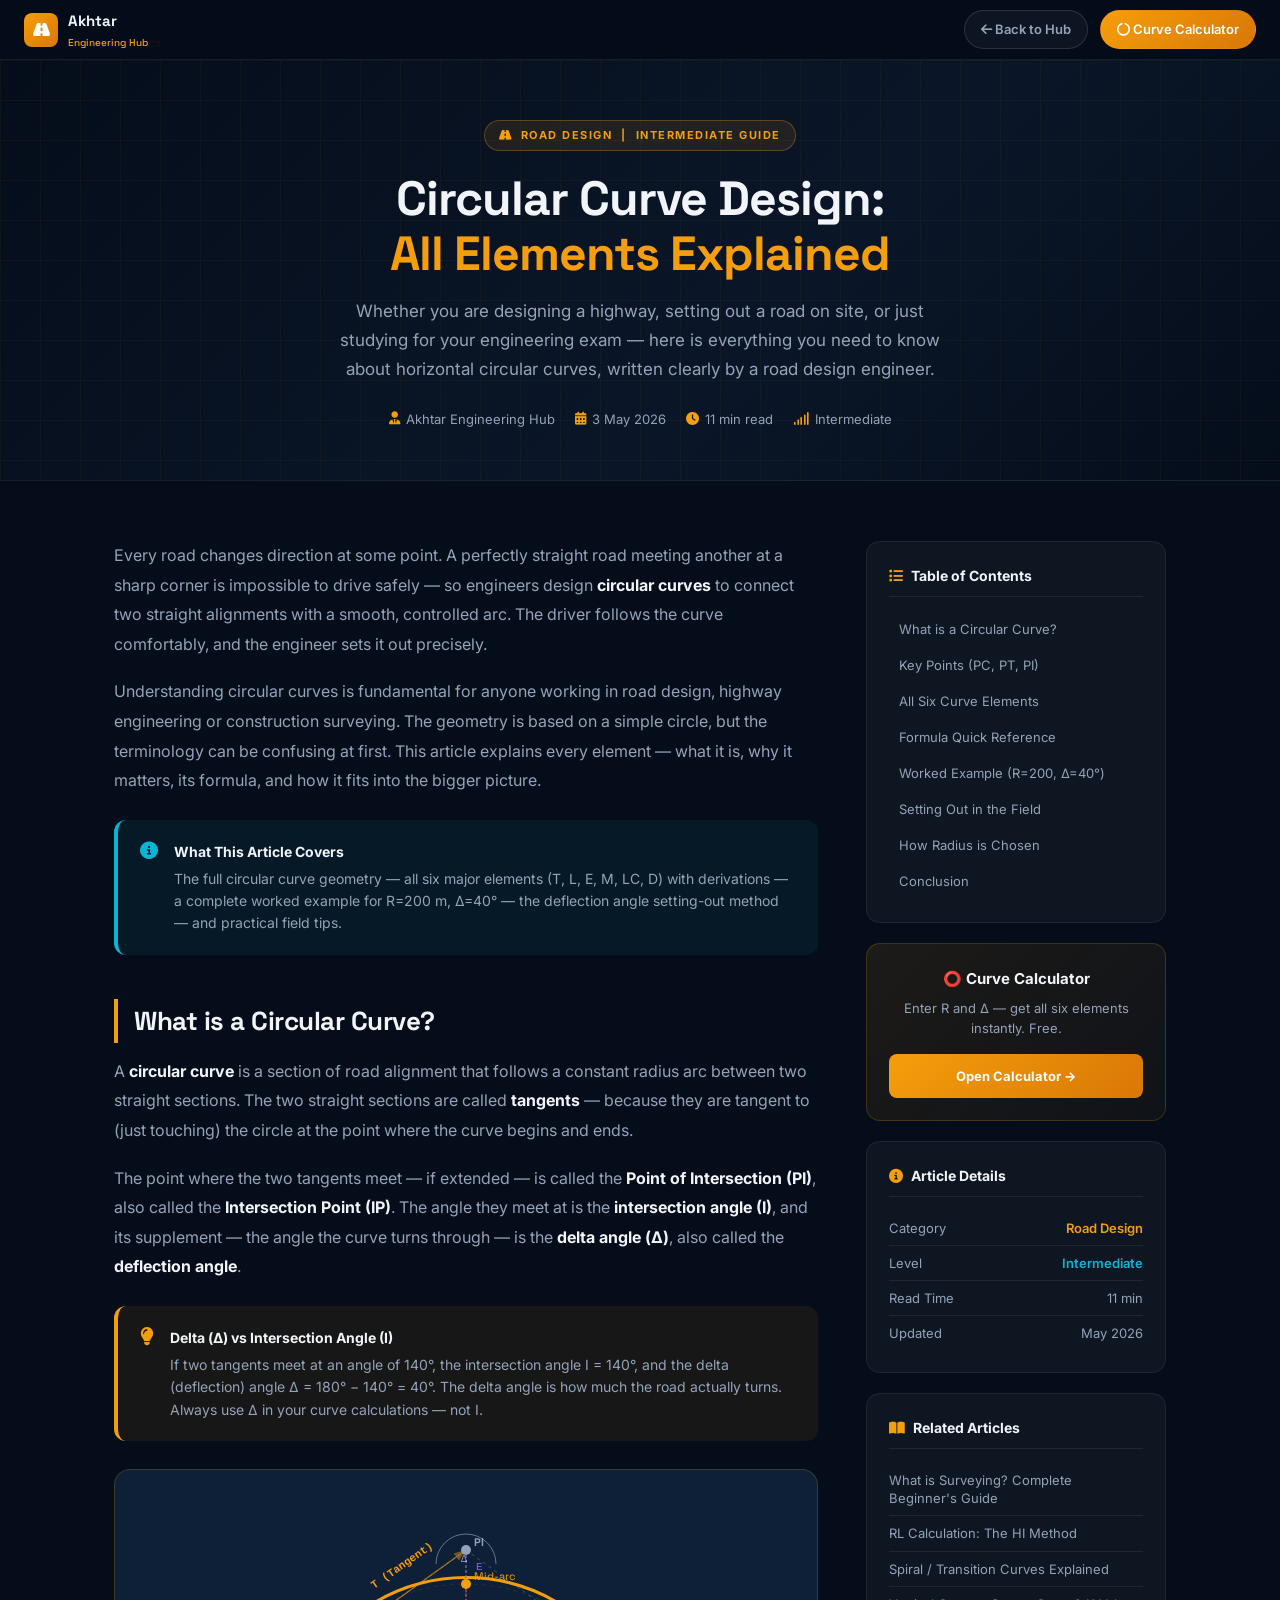
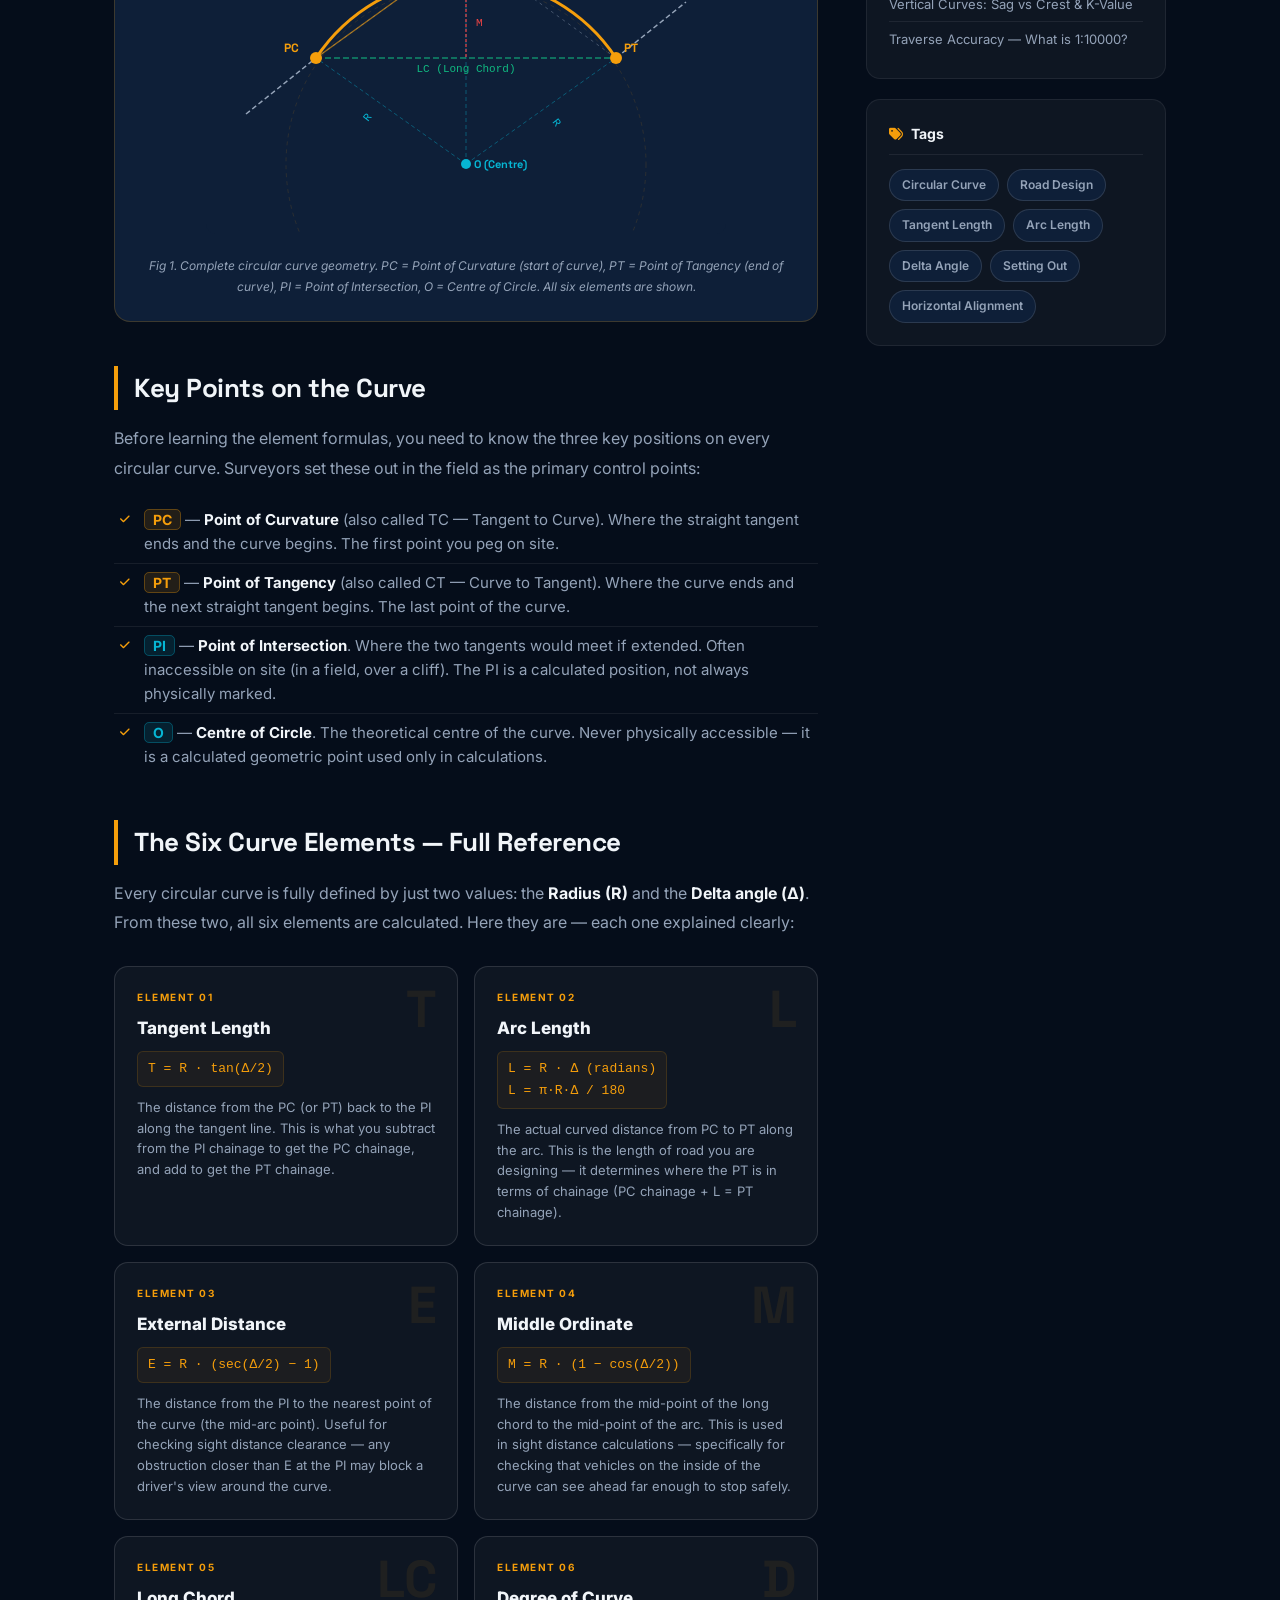
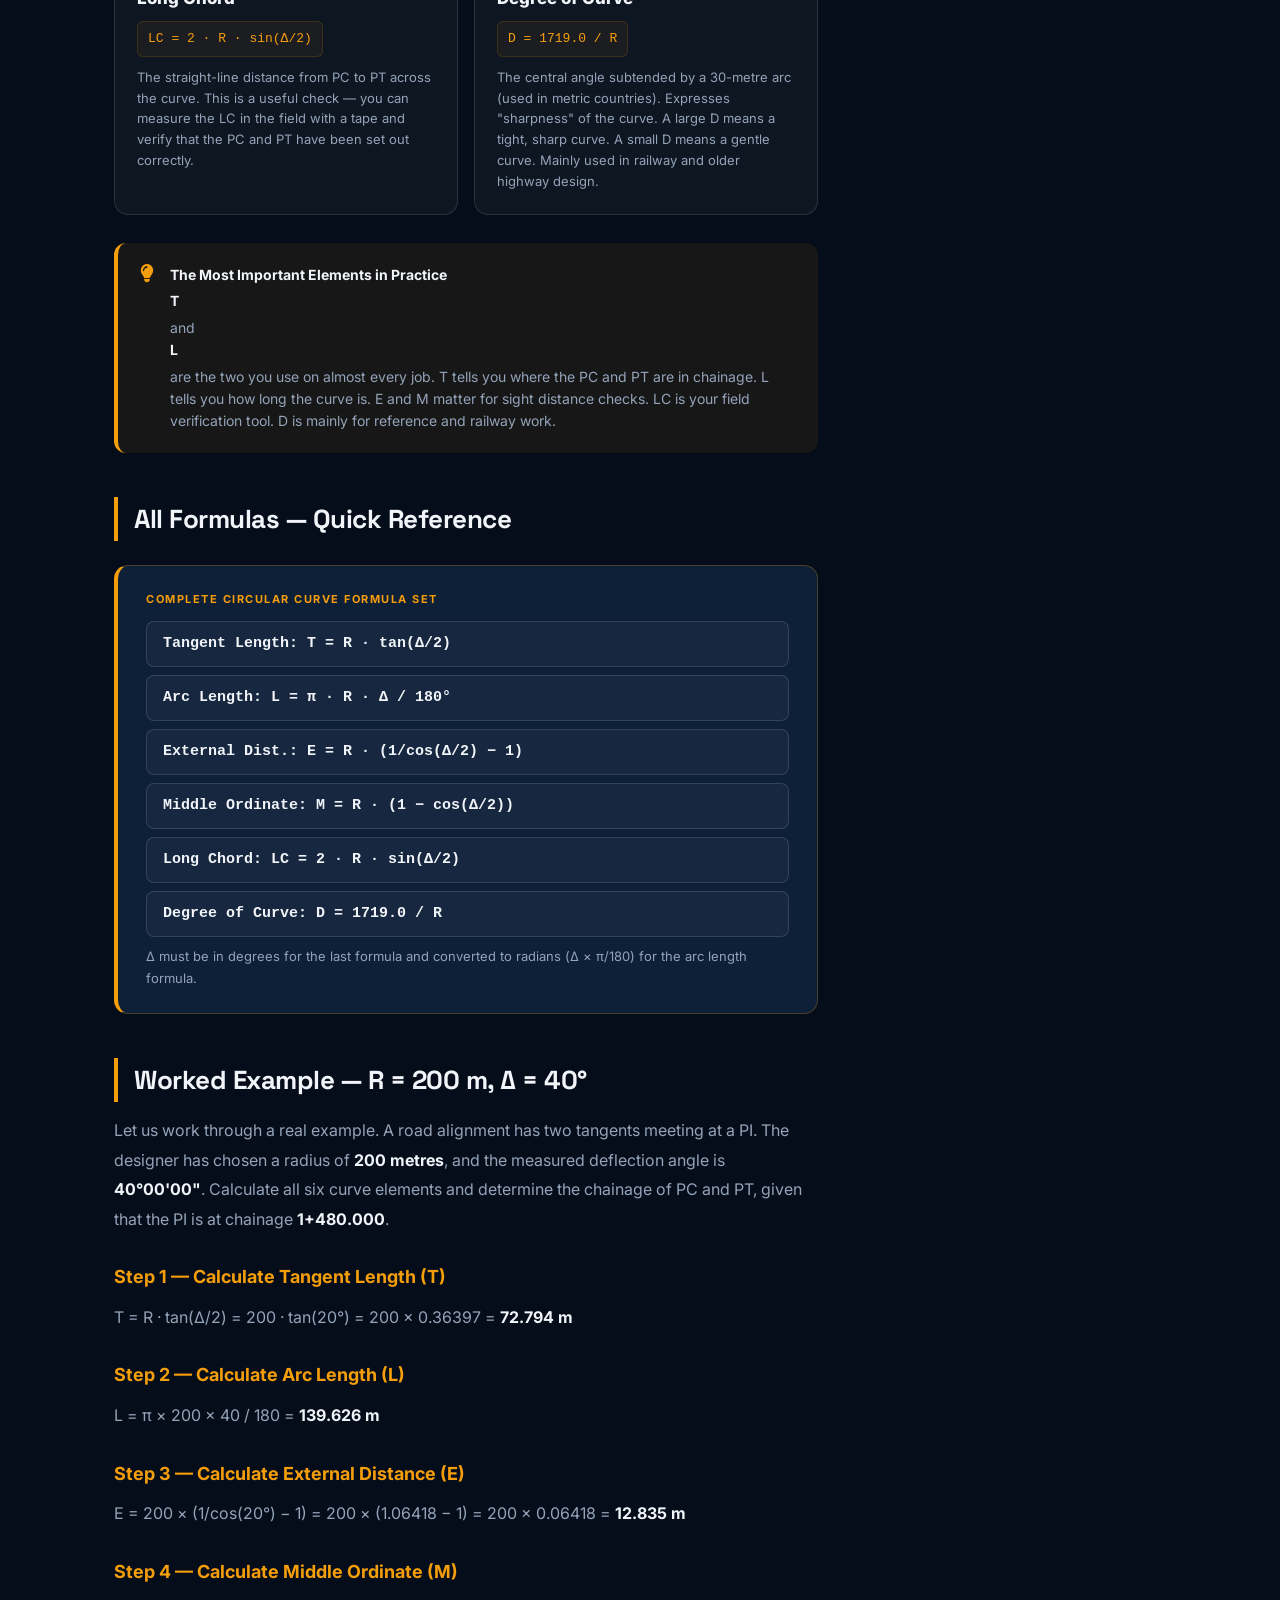
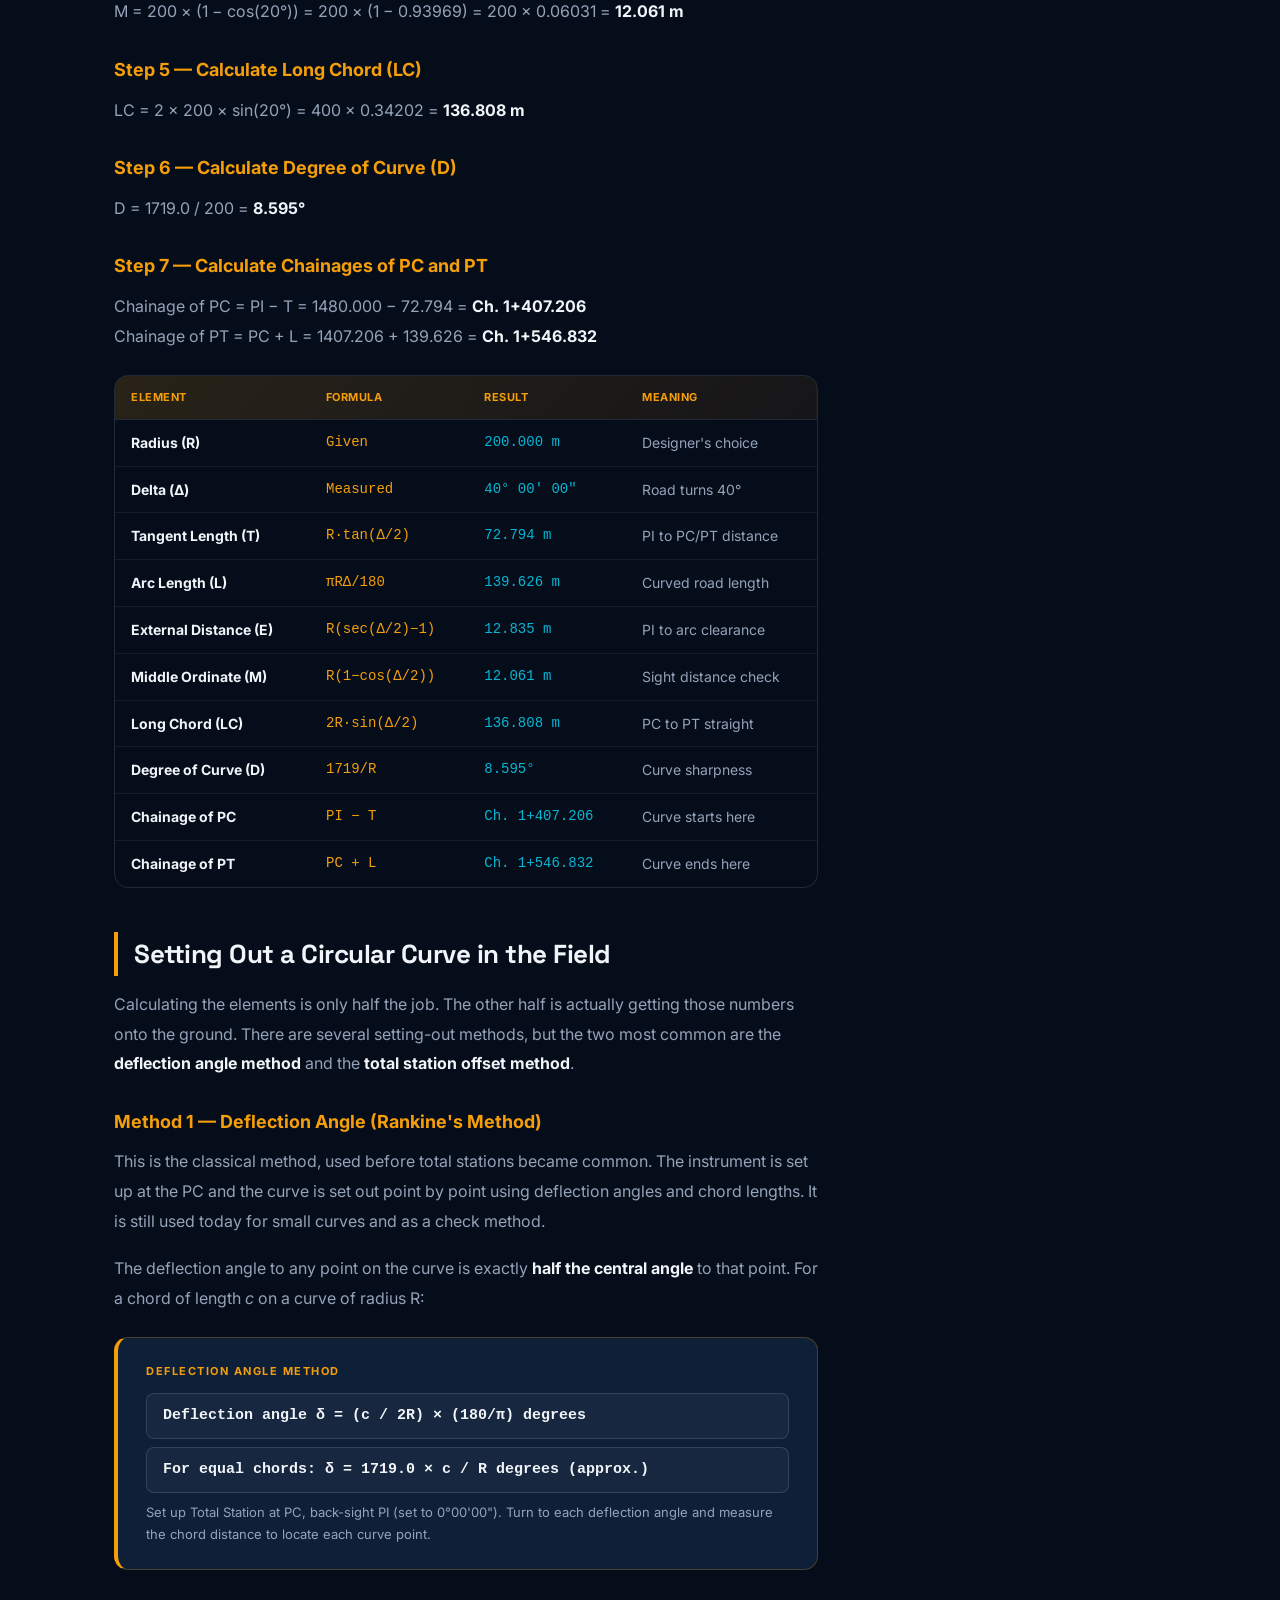
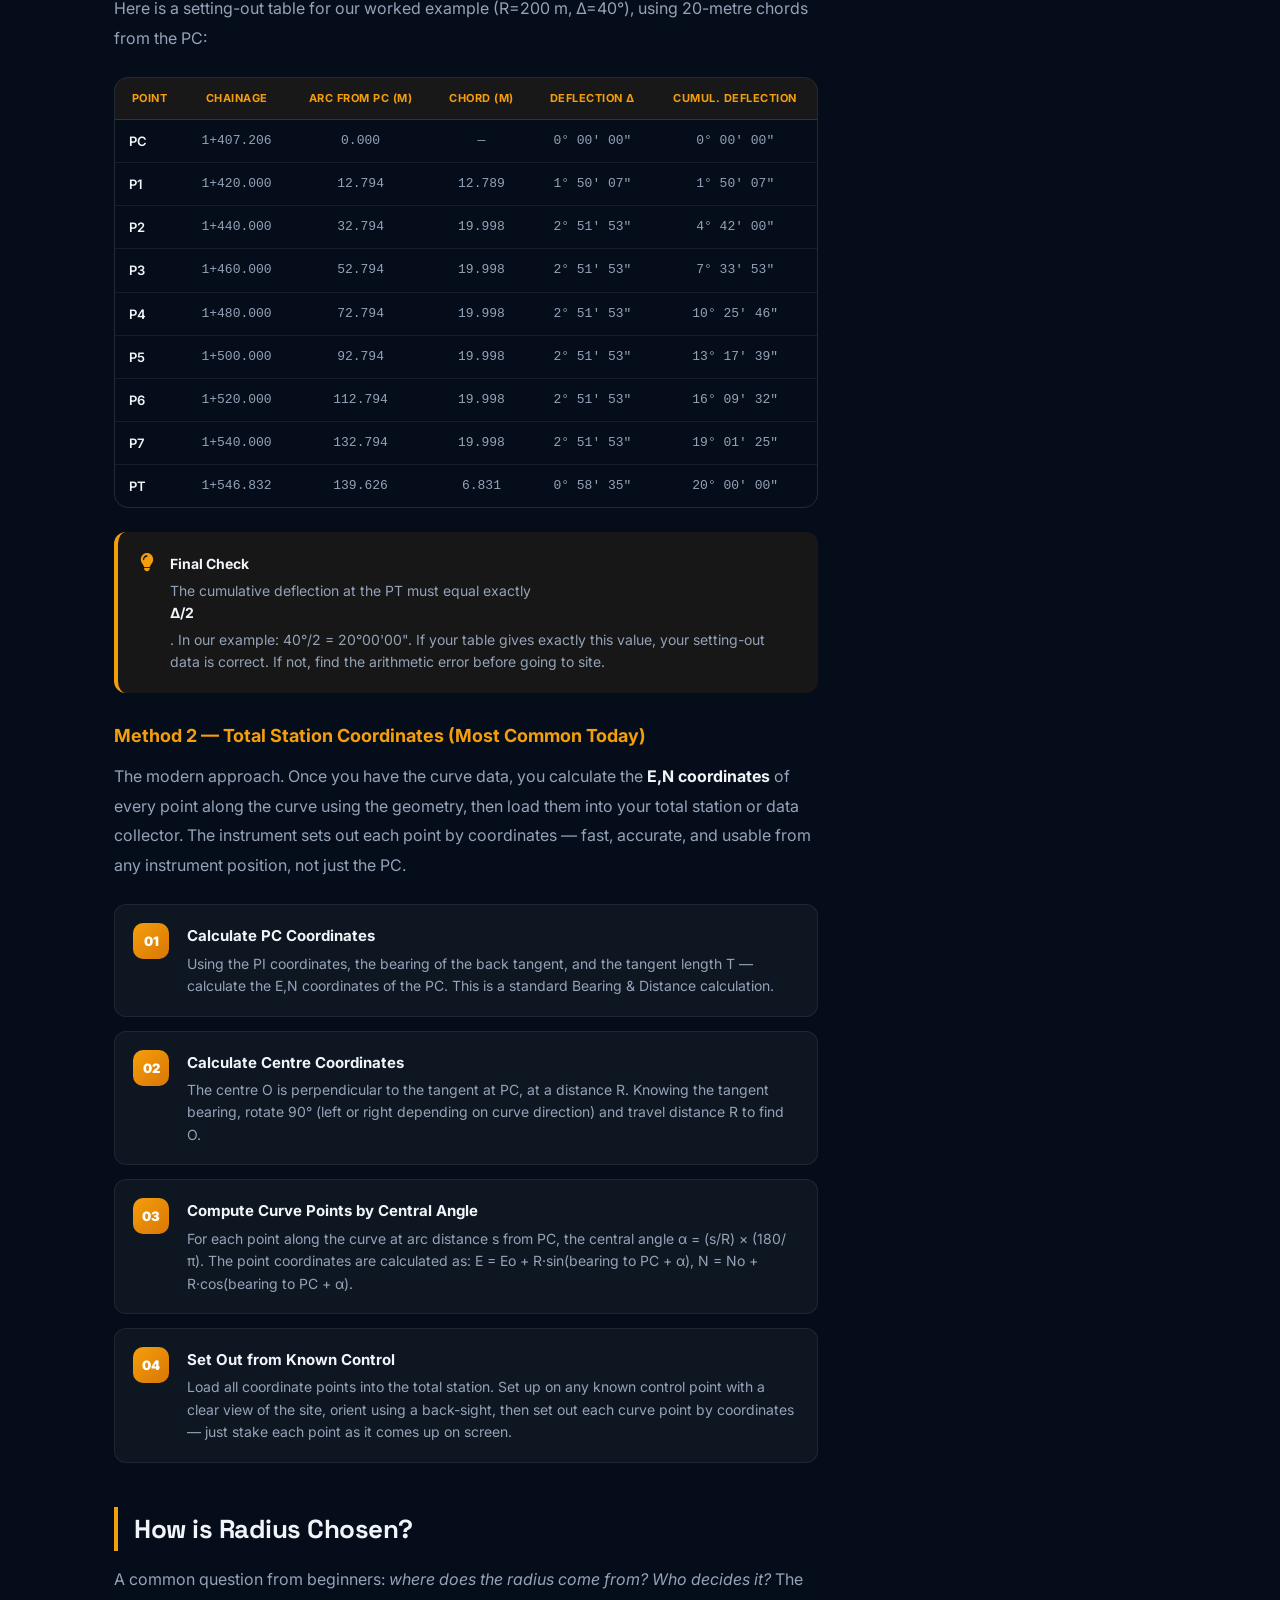
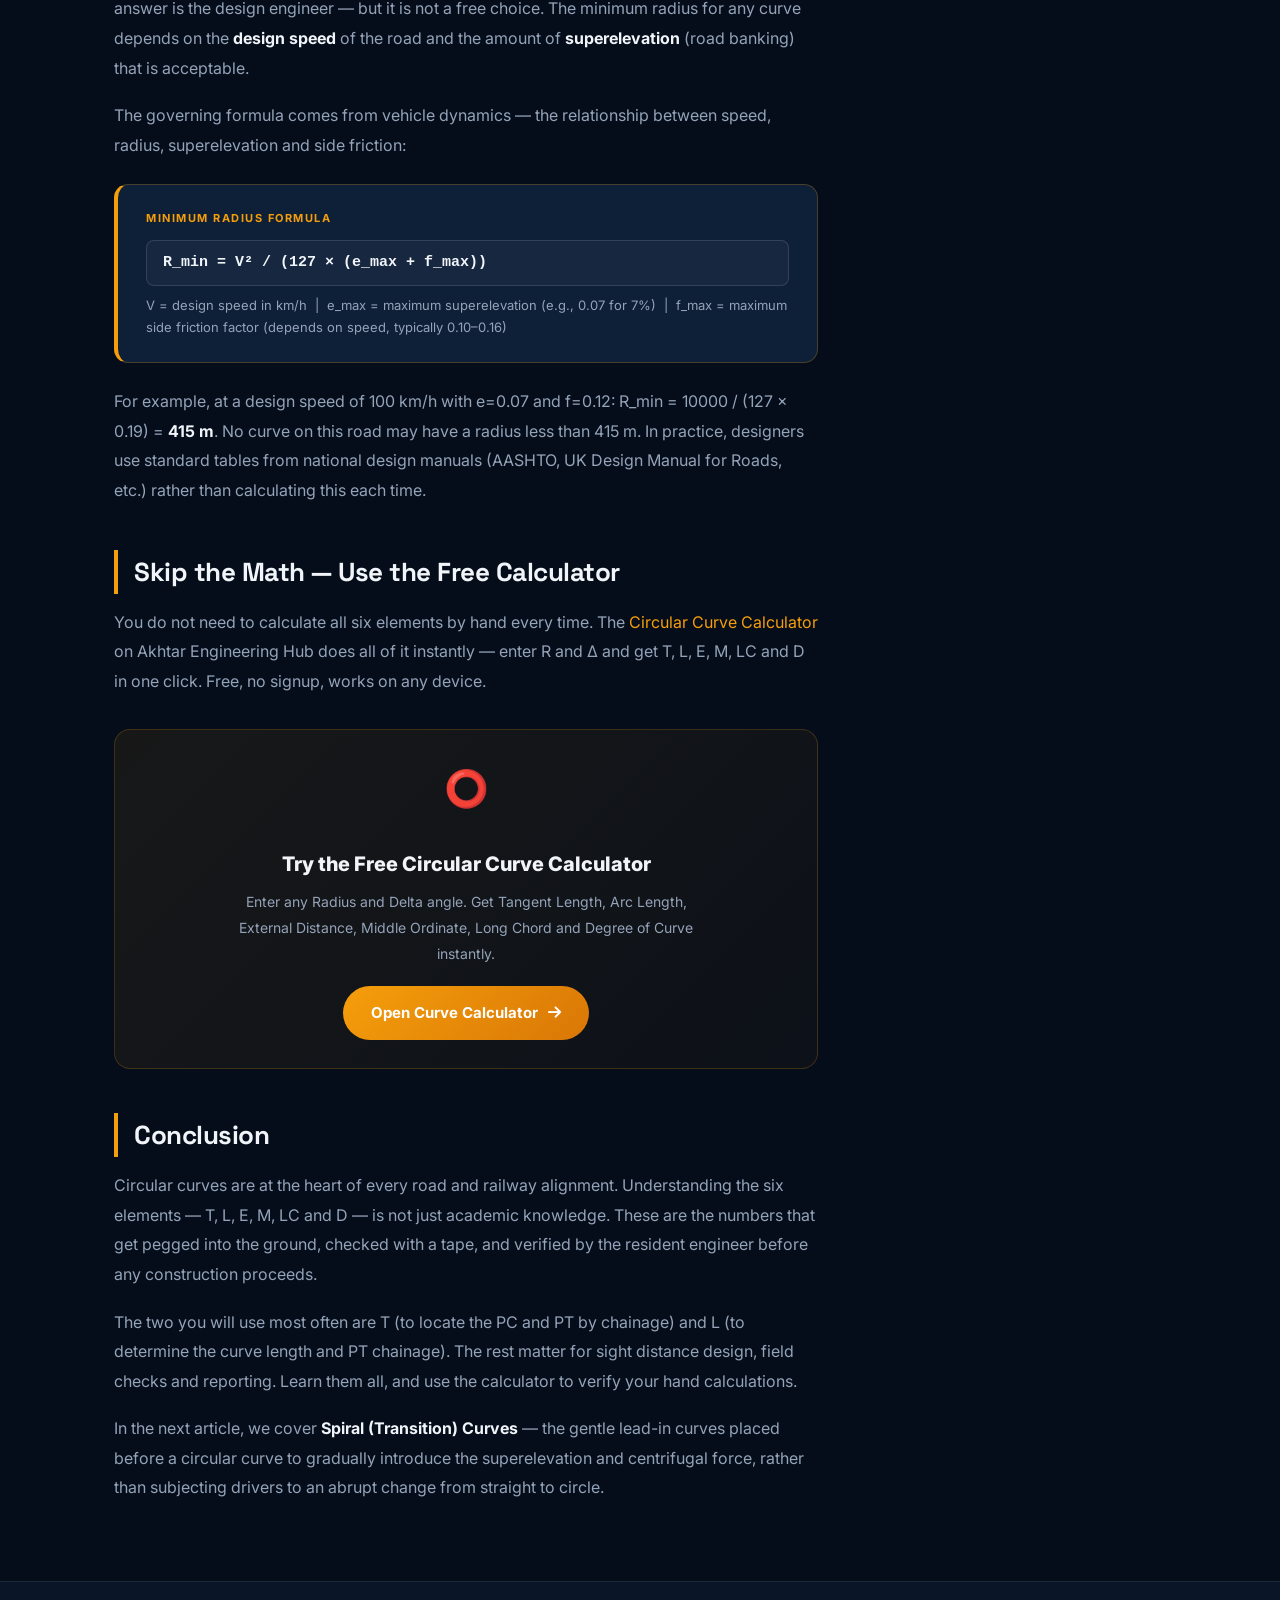
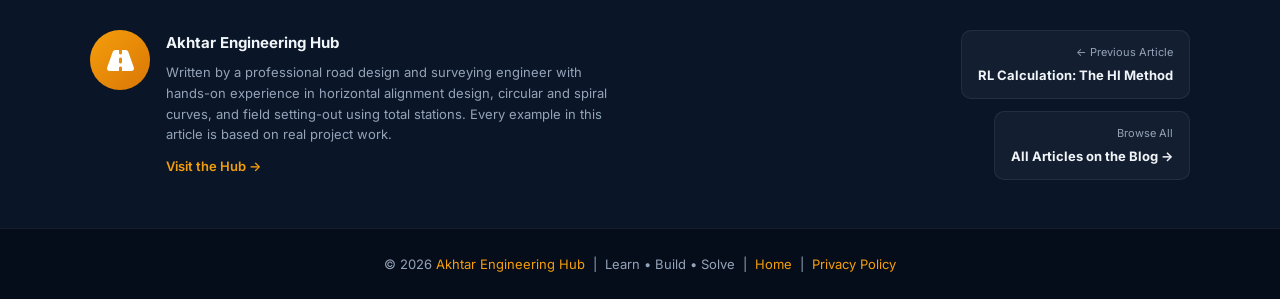
<file: circular-curve-elements.html>
<!DOCTYPE html>
<html lang="en">
<head>
<meta charset="UTF-8">
<meta name="viewport" content="width=device-width, initial-scale=1.0">

<title>Circular Curve Design: All Elements Explained | Akhtar Engineering Hub</title>
<meta name="description" content="A complete guide to circular curve design — all elements explained with formulas, a full worked example, and setting-out methods. Written by a professional road design engineer.">
<meta name="keywords" content="circular curve elements, circular curve design, tangent length, arc length, external distance, middle ordinate, long chord, degree of curve, road curve design, horizontal alignment, surveying curves">
<meta name="author" content="Akhtar Engineering Hub">
<meta name="robots" content="index, follow">
<link rel="canonical" href="https://akhtarengineeringhub.com/circular-curve-elements.html">

<meta property="og:type" content="article">
<meta property="og:url" content="https://akhtarengineeringhub.com/circular-curve-elements.html">
<meta property="og:title" content="Circular Curve Design: All Elements Explained">
<meta property="og:description" content="All circular curve elements — T, L, E, M, LC, D — explained with formulas, a full worked example and setting-out methods.">
<meta property="og:site_name" content="Akhtar Engineering Hub">
<meta property="article:published_time" content="2026-05-03">
<meta property="article:section" content="Road Design">

<meta name="twitter:card" content="summary_large_image">
<meta name="twitter:title" content="Circular Curve Design: All Elements Explained">
<meta name="twitter:description" content="All circular curve elements explained with formulas, worked example and setting-out methods.">

<script type="application/ld+json">
{
  "@context":"https://schema.org",
  "@type":"Article",
  "headline":"Circular Curve Design: All Elements Explained",
  "description":"Complete guide to circular curve elements — T, L, E, M, LC and D — with derivations, worked example and field setting-out methods.",
  "author":{"@type":"Person","name":"Akhtar Engineering Hub"},
  "publisher":{"@type":"Organization","name":"Akhtar Engineering Hub"},
  "datePublished":"2026-05-03",
  "dateModified":"2026-05-03",
  "mainEntityOfPage":{"@type":"WebPage","@id":"https://akhtarengineeringhub.com/circular-curve-elements.html"},
  "articleSection":"Road Design",
  "keywords":"circular curve, tangent length, arc length, external distance, middle ordinate, long chord, degree of curve, horizontal alignment"
}
</script>

<link href="https://fonts.googleapis.com/css2?family=Inter:wght@300;400;500;600;700;800;900&family=Space+Grotesk:wght@400;600;700&display=swap" rel="stylesheet">
<link rel="stylesheet" href="https://cdnjs.cloudflare.com/ajax/libs/font-awesome/6.5.0/css/all.min.css">

<style>
*,*::before,*::after{margin:0;padding:0;box-sizing:border-box;}
:root{
  --bg:#050d1a;--bg2:#0a1628;--bg3:#0e1f38;
  --card:rgba(255,255,255,0.04);--border:rgba(255,255,255,0.07);
  --border2:rgba(255,255,255,0.12);--text:#f1f5f9;--text-sub:#94a3b8;
  --gold:#f59e0b;--cyan:#06b6d4;--green:#10b981;--purple:#8b5cf6;--red:#ef4444;
  --nav-bg:rgba(5,13,26,0.95);
}
html{scroll-behavior:smooth;}
body{font-family:'Inter',sans-serif;background:var(--bg);color:var(--text);line-height:1.7;overflow-x:hidden;}
a{color:var(--gold);text-decoration:none;}
a:hover{text-decoration:underline;}
::-webkit-scrollbar{width:5px;}
::-webkit-scrollbar-thumb{background:var(--gold);border-radius:10px;}

/* Navbar */
.navbar{position:fixed;top:0;left:0;right:0;z-index:100;background:var(--nav-bg);backdrop-filter:blur(20px);border-bottom:1px solid var(--border);padding:0 24px;height:60px;display:flex;align-items:center;justify-content:space-between;}
.nav-brand{display:flex;align-items:center;gap:10px;text-decoration:none;}
.nav-icon{width:34px;height:34px;background:linear-gradient(135deg,var(--gold),#d97706);border-radius:8px;display:flex;align-items:center;justify-content:center;color:#fff;font-size:15px;}
.nav-title{font-family:'Space Grotesk',sans-serif;font-size:15px;font-weight:700;color:var(--text);}
.nav-title span{display:block;font-size:10px;color:var(--gold);font-weight:500;}
.nav-right{display:flex;gap:12px;align-items:center;}
.nav-link-btn{padding:7px 16px;border-radius:100px;font-size:13px;font-weight:600;background:var(--card);border:1px solid var(--border2);color:var(--text-sub);transition:all .2s;}
.nav-link-btn:hover{text-decoration:none;color:var(--text);}
.nav-link-btn.primary{background:linear-gradient(135deg,var(--gold),#d97706);color:#fff;border-color:transparent;}
.nav-link-btn.primary:hover{opacity:.9;text-decoration:none;}

/* Hero */
.article-hero{margin-top:60px;padding:60px 24px 50px;background:linear-gradient(135deg,#050d1a 0%,#0a1628 60%,#050d1a 100%);border-bottom:1px solid var(--border);text-align:center;position:relative;overflow:hidden;}
.article-hero::before{content:'';position:absolute;inset:0;background-image:linear-gradient(rgba(245,158,11,0.04) 1px,transparent 1px),linear-gradient(90deg,rgba(245,158,11,0.04) 1px,transparent 1px);background-size:40px 40px;}
.article-hero-inner{position:relative;z-index:1;max-width:820px;margin:0 auto;}
.article-cat{display:inline-flex;align-items:center;gap:8px;background:rgba(245,158,11,0.1);border:1px solid rgba(245,158,11,0.3);color:var(--gold);font-size:11px;font-weight:700;letter-spacing:1.5px;padding:5px 14px;border-radius:100px;margin-bottom:20px;text-transform:uppercase;}
.article-hero h1{font-family:'Space Grotesk',sans-serif;font-size:clamp(26px,5vw,48px);font-weight:800;line-height:1.15;letter-spacing:-1px;margin-bottom:16px;}
.article-hero h1 span{color:var(--gold);}
.article-hero .intro{font-size:17px;color:var(--text-sub);max-width:640px;margin:0 auto 24px;line-height:1.7;}
.article-meta{display:flex;align-items:center;justify-content:center;gap:20px;flex-wrap:wrap;font-size:13px;color:var(--text-sub);}
.article-meta span{display:flex;align-items:center;gap:6px;}
.article-meta i{color:var(--gold);}

/* Layout */
.article-layout{max-width:1100px;margin:0 auto;padding:60px 24px;display:grid;grid-template-columns:1fr 300px;gap:48px;align-items:start;}
.article-body{min-width:0;}
.article-sidebar{position:sticky;top:80px;}

/* Body */
.article-body h2{font-family:'Space Grotesk',sans-serif;font-size:26px;font-weight:800;margin:44px 0 14px;color:var(--text);letter-spacing:-0.5px;border-left:4px solid var(--gold);padding-left:16px;}
.article-body h3{font-size:18px;font-weight:700;margin:28px 0 10px;color:var(--gold);}
.article-body p{font-size:16px;color:var(--text-sub);margin-bottom:18px;line-height:1.85;}
.article-body strong{color:var(--text);font-weight:700;}
.article-body ul,.article-body ol{margin:12px 0 20px 0;padding-left:0;list-style:none;}
.article-body ul li,.article-body ol li{font-size:15px;color:var(--text-sub);padding:7px 0 7px 30px;border-bottom:1px solid var(--border);position:relative;line-height:1.6;}
.article-body ul li::before{content:'\f00c';font-family:'Font Awesome 6 Free';font-weight:900;color:var(--gold);font-size:11px;position:absolute;left:6px;top:10px;}
.article-body ol{counter-reset:ol-c;}
.article-body ol li{counter-increment:ol-c;}
.article-body ol li::before{content:counter(ol-c);background:var(--gold);color:#fff;font-size:11px;font-weight:800;width:20px;height:20px;border-radius:50%;display:flex;align-items:center;justify-content:center;position:absolute;left:0;top:9px;}
.article-body li:last-child{border-bottom:none;}

/* Callouts */
.callout{border-radius:12px;padding:20px 22px;margin:24px 0;display:flex;gap:16px;align-items:flex-start;}
.callout.info{background:rgba(6,182,212,0.07);border-left:4px solid var(--cyan);}
.callout.tip{background:rgba(245,158,11,0.07);border-left:4px solid var(--gold);}
.callout.warn{background:rgba(239,68,68,0.07);border-left:4px solid var(--red);}
.callout i{font-size:18px;margin-top:2px;flex-shrink:0;}
.callout.info i{color:var(--cyan);}
.callout.tip i{color:var(--gold);}
.callout.warn i{color:var(--red);}
.callout-body strong{display:block;font-size:14px;font-weight:700;color:var(--text);margin-bottom:4px;}
.callout-body p{font-size:14px;color:var(--text-sub);margin:0;line-height:1.6;}

/* Pull quote */
.pull-quote{border-left:3px solid var(--gold);background:rgba(245,158,11,0.05);border-radius:0 12px 12px 0;padding:20px 24px;margin:28px 0;font-size:18px;font-style:italic;font-weight:600;color:var(--text);line-height:1.6;}

/* Key terms */
.kt{display:inline;background:rgba(139,92,246,0.12);border:1px solid rgba(139,92,246,0.25);border-radius:5px;padding:1px 8px;font-size:14px;font-weight:600;color:#c4b5fd;}
.kgold{display:inline;background:rgba(245,158,11,0.12);border:1px solid rgba(245,158,11,0.3);border-radius:5px;padding:1px 8px;font-size:14px;font-weight:700;color:var(--gold);}
.kcyan{display:inline;background:rgba(6,182,212,0.12);border:1px solid rgba(6,182,212,0.3);border-radius:5px;padding:1px 8px;font-size:14px;font-weight:700;color:var(--cyan);}
.kred{display:inline;background:rgba(239,68,68,0.12);border:1px solid rgba(239,68,68,0.3);border-radius:5px;padding:1px 8px;font-size:14px;font-weight:700;color:var(--red);}

/* Formula */
.formula-block{background:var(--bg3);border:1px solid rgba(245,158,11,0.25);border-radius:14px;padding:24px 28px;margin:24px 0;border-left:4px solid var(--gold);}
.formula-block .fl{font-size:11px;font-weight:700;color:var(--gold);letter-spacing:1.5px;text-transform:uppercase;margin-bottom:12px;}
.formula-block code{font-family:'Courier New',monospace;font-size:15px;font-weight:700;color:var(--text);background:rgba(255,255,255,0.04);border:1px solid var(--border2);border-radius:8px;padding:10px 16px;margin-bottom:8px;display:block;line-height:1.6;}
.formula-block .fn{font-size:13px;color:var(--text-sub);margin-top:6px;}

/* SVG Diagram */
.diagram-wrap{background:var(--bg3);border:1px solid rgba(245,158,11,0.2);border-radius:16px;padding:24px;margin:28px 0;text-align:center;}
.diagram-wrap .dc{font-size:12px;color:var(--text-sub);margin-top:14px;font-style:italic;}
.diagram-wrap svg{max-width:100%;height:auto;}

/* Elements Grid */
.elements-grid{display:grid;grid-template-columns:repeat(auto-fill,minmax(260px,1fr));gap:16px;margin:28px 0;}
.element-card{background:var(--card);border:1px solid var(--border2);border-radius:14px;padding:22px;position:relative;overflow:hidden;transition:all .25s;}
.element-card:hover{border-color:rgba(245,158,11,0.4);transform:translateY(-3px);box-shadow:0 8px 30px rgba(0,0,0,0.3);}
.el-symbol{position:absolute;top:16px;right:20px;font-family:'Space Grotesk',sans-serif;font-size:52px;font-weight:900;color:rgba(245,158,11,0.08);line-height:1;}
.el-tag{font-size:10px;font-weight:700;letter-spacing:1.5px;text-transform:uppercase;color:var(--gold);margin-bottom:8px;}
.el-name{font-size:17px;font-weight:800;color:var(--text);margin-bottom:8px;}
.el-formula{font-family:'Courier New',monospace;font-size:13px;color:var(--gold);background:rgba(245,158,11,0.06);border:1px solid rgba(245,158,11,0.15);border-radius:6px;padding:6px 10px;margin-bottom:10px;display:inline-block;}
.el-desc{font-size:13px;color:var(--text-sub);line-height:1.6;}

/* Worked Example Table */
.ex-table-wrap{overflow-x:auto;border-radius:14px;border:1px solid var(--border2);margin:24px 0;}
.ex-table{width:100%;border-collapse:collapse;font-size:14px;min-width:480px;}
.ex-table thead tr{background:linear-gradient(135deg,rgba(245,158,11,0.15),rgba(217,119,6,0.08));}
.ex-table th{padding:12px 16px;text-align:left;font-weight:700;font-size:11px;letter-spacing:0.5px;text-transform:uppercase;color:var(--gold);border-bottom:1px solid var(--border2);}
.ex-table td{padding:11px 16px;border-bottom:1px solid var(--border);color:var(--text-sub);font-size:14px;}
.ex-table tr:last-child td{border-bottom:none;}
.ex-table td:first-child{font-weight:700;color:var(--text);}
.ex-table td:nth-child(2){font-family:'Courier New',monospace;color:var(--gold);}
.ex-table td:nth-child(3){font-family:'Courier New',monospace;color:var(--cyan);}
.ex-table tr:hover td{background:rgba(245,158,11,0.04);}

/* Steps */
.steps{margin:24px 0;}
.step{display:flex;gap:18px;margin-bottom:14px;align-items:flex-start;background:var(--card);border:1px solid var(--border);border-radius:12px;padding:18px;transition:all .2s;}
.step:hover{border-color:var(--border2);}
.step-num{min-width:36px;height:36px;background:linear-gradient(135deg,var(--gold),#d97706);border-radius:10px;display:flex;align-items:center;justify-content:center;font-weight:900;font-size:13px;color:#fff;flex-shrink:0;}
.step-body strong{display:block;font-size:15px;font-weight:700;color:var(--text);margin-bottom:4px;}
.step-body p{font-size:14px;color:var(--text-sub);margin:0;line-height:1.6;}

/* Setting out table */
.so-table-wrap{overflow-x:auto;border-radius:14px;border:1px solid var(--border2);margin:24px 0;}
.so-table{width:100%;border-collapse:collapse;font-size:13px;min-width:580px;}
.so-table thead tr{background:rgba(245,158,11,0.08);}
.so-table th{padding:11px 14px;text-align:center;font-weight:700;font-size:11px;text-transform:uppercase;letter-spacing:0.5px;color:var(--gold);border-bottom:1px solid var(--border2);}
.so-table td{padding:10px 14px;text-align:center;border-bottom:1px solid var(--border);color:var(--text-sub);font-size:13px;font-family:'Courier New',monospace;}
.so-table td:first-child{font-family:'Inter',sans-serif;font-weight:600;color:var(--text);text-align:left;}
.so-table tr:last-child td{border-bottom:none;}
.so-table tr:hover td{background:rgba(245,158,11,0.03);}

/* Visual box */
.visual-box{background:var(--bg3);border:1px solid var(--border2);border-radius:16px;padding:28px;margin:28px 0;text-align:center;}
.visual-box .vi{font-size:48px;margin-bottom:10px;display:block;}
.visual-box .vc{font-size:12px;color:var(--text-sub);margin-top:10px;font-style:italic;}

/* Sidebar */
.sidebar-card{background:var(--card);border:1px solid var(--border);border-radius:14px;padding:22px;margin-bottom:20px;}
.sidebar-card h4{font-size:14px;font-weight:700;color:var(--text);margin-bottom:14px;padding-bottom:8px;border-bottom:1px solid var(--border);display:flex;align-items:center;gap:8px;}
.sidebar-card h4 i{color:var(--gold);}
.toc-list{list-style:none;}
.toc-list li{padding:0;border:none;}
.toc-list li::before{display:none;}
.toc-list li a{display:block;font-size:13px;color:var(--text-sub);padding:7px 10px;border-radius:6px;transition:all .2s;}
.toc-list li a:hover{background:rgba(245,158,11,0.08);color:var(--gold);text-decoration:none;}
.related-list{list-style:none;}
.related-list li{padding:0;border:none;}
.related-list li::before{display:none;}
.related-list li a{display:block;font-size:13px;color:var(--text-sub);padding:8px 0;border-bottom:1px solid var(--border);line-height:1.4;transition:color .2s;}
.related-list li:last-child a{border-bottom:none;}
.related-list li a:hover{color:var(--gold);text-decoration:none;}
.sidebar-cta{background:linear-gradient(135deg,rgba(245,158,11,0.1),rgba(217,119,6,0.05));border:1px solid rgba(245,158,11,0.2);border-radius:14px;padding:22px;margin-bottom:20px;text-align:center;}
.sidebar-cta h4{font-size:15px;font-weight:700;margin-bottom:8px;}
.sidebar-cta p{font-size:13px;color:var(--text-sub);margin-bottom:16px;line-height:1.5;}
.sidebar-cta a{display:block;background:linear-gradient(135deg,var(--gold),#d97706);color:#fff;font-size:13px;font-weight:700;padding:11px;border-radius:8px;text-decoration:none;}
.sidebar-cta a:hover{opacity:.9;}
.tag-cloud{display:flex;flex-wrap:wrap;gap:8px;}
.tag-pill{padding:5px 12px;border-radius:100px;font-size:12px;font-weight:600;background:var(--bg3);border:1px solid var(--border2);color:var(--text-sub);}

/* Progress + back top */
.progress-bar{position:fixed;top:60px;left:0;height:3px;background:linear-gradient(90deg,var(--gold),#d97706);z-index:200;transition:width .1s;}
.back-top{position:fixed;bottom:24px;right:24px;width:44px;height:44px;background:var(--gold);border-radius:50%;display:flex;align-items:center;justify-content:center;color:#fff;font-size:16px;cursor:pointer;box-shadow:0 4px 20px rgba(245,158,11,0.4);opacity:0;transition:all .3s;z-index:200;border:none;}
.back-top.show{opacity:1;}

/* Article footer */
.article-footer{background:var(--bg2);border-top:1px solid var(--border);padding:48px 24px;}
.article-footer-inner{max-width:1100px;margin:0 auto;display:grid;grid-template-columns:1fr 1fr;gap:32px;align-items:center;}
.author-card{display:flex;gap:16px;align-items:flex-start;}
.author-avatar{width:60px;height:60px;background:linear-gradient(135deg,var(--gold),#d97706);border-radius:50%;display:flex;align-items:center;justify-content:center;font-size:24px;color:#fff;flex-shrink:0;}
.author-info h4{font-size:15px;font-weight:700;margin-bottom:6px;}
.author-info p{font-size:13px;color:var(--text-sub);line-height:1.6;}
.author-info a{font-size:13px;font-weight:600;margin-top:10px;display:inline-block;color:var(--gold);}
.nav-articles{display:flex;flex-direction:column;gap:12px;align-items:flex-end;}
.nav-article-link{display:flex;flex-direction:column;align-items:flex-end;text-align:right;padding:12px 16px;background:var(--card);border:1px solid var(--border);border-radius:10px;text-decoration:none;transition:all .2s;}
.nav-article-link:hover{border-color:var(--gold);text-decoration:none;}
.nav-article-link span{font-size:11px;color:var(--text-sub);}
.nav-article-link strong{font-size:13px;color:var(--text);margin-top:2px;}

.page-footer{background:var(--bg);border-top:1px solid var(--border);padding:24px;text-align:center;font-size:13px;color:var(--text-sub);}
.page-footer a{color:var(--gold);}

@media(max-width:900px){
  .article-layout{grid-template-columns:1fr;}
  .article-sidebar{display:none;}
  .article-footer-inner{grid-template-columns:1fr;}
  .nav-articles{align-items:flex-start;}
  .nav-article-link{align-items:flex-start;text-align:left;}
  .elements-grid{grid-template-columns:1fr;}
}
@media(max-width:580px){
  .article-meta{gap:12px;}
}
</style>
</head>
<body>

<div class="progress-bar" id="progressBar"></div>

<header class="navbar">
  <a href="index.html" class="nav-brand">
    <div class="nav-icon"><i class="fas fa-road"></i></div>
    <div class="nav-title">Akhtar<span>Engineering Hub</span></div>
  </a>
  <div class="nav-right">
    <a href="index.html" class="nav-link-btn"><i class="fas fa-arrow-left"></i> Back to Hub</a>
    <a href="index.html" class="nav-link-btn primary"><i class="fas fa-circle-notch"></i> Curve Calculator</a>
  </div>
</header>

<!-- Hero -->
<div class="article-hero">
  <div class="article-hero-inner">
    <div class="article-cat"><i class="fas fa-road"></i> Road Design &nbsp;|&nbsp; Intermediate Guide</div>
    <h1>Circular Curve Design:<br><span>All Elements Explained</span></h1>
    <p class="intro">Whether you are designing a highway, setting out a road on site, or just studying for your engineering exam — here is everything you need to know about horizontal circular curves, written clearly by a road design engineer.</p>
    <div class="article-meta">
      <span><i class="fas fa-user-tie"></i> Akhtar Engineering Hub</span>
      <span><i class="fas fa-calendar-alt"></i> 3 May 2026</span>
      <span><i class="fas fa-clock"></i> 11 min read</span>
      <span><i class="fas fa-signal"></i> Intermediate</span>
    </div>
  </div>
</div>

<!-- Layout -->
<div class="article-layout">
<article class="article-body">

  <!-- Intro -->
  <p>Every road changes direction at some point. A perfectly straight road meeting another at a sharp corner is impossible to drive safely — so engineers design <strong>circular curves</strong> to connect two straight alignments with a smooth, controlled arc. The driver follows the curve comfortably, and the engineer sets it out precisely.</p>

  <p>Understanding circular curves is fundamental for anyone working in road design, highway engineering or construction surveying. The geometry is based on a simple circle, but the terminology can be confusing at first. This article explains every element — what it is, why it matters, its formula, and how it fits into the bigger picture.</p>

  <div class="callout info">
    <i class="fas fa-info-circle"></i>
    <div class="callout-body">
      <strong>What This Article Covers</strong>
      <p>The full circular curve geometry &mdash; all six major elements (T, L, E, M, LC, D) with derivations &mdash; a complete worked example for R=200 m, &Delta;=40° &mdash; the deflection angle setting-out method &mdash; and practical field tips.</p>
    </div>
  </div>

  <!-- SECTION 1 -->
  <h2 id="what-is-curve">What is a Circular Curve?</h2>

  <p>A <strong>circular curve</strong> is a section of road alignment that follows a constant radius arc between two straight sections. The two straight sections are called <strong>tangents</strong> — because they are tangent to (just touching) the circle at the point where the curve begins and ends.</p>

  <p>The point where the two tangents meet — if extended — is called the <strong>Point of Intersection (PI)</strong>, also called the <strong>Intersection Point (IP)</strong>. The angle they meet at is the <strong>intersection angle (I)</strong>, and its supplement — the angle the curve turns through — is the <strong>delta angle (Δ)</strong>, also called the <strong>deflection angle</strong>.</p>

  <div class="callout tip">
    <i class="fas fa-lightbulb"></i>
    <div class="callout-body">
      <strong>Delta (Δ) vs Intersection Angle (I)</strong>
      <p>If two tangents meet at an angle of 140°, the intersection angle I = 140°, and the delta (deflection) angle Δ = 180° − 140° = 40°. The delta angle is how much the road actually turns. Always use Δ in your curve calculations — not I.</p>
    </div>
  </div>

  <!-- SVG Diagram -->
  <div class="diagram-wrap">
    <svg viewBox="0 0 520 340" xmlns="http://www.w3.org/2000/svg" style="max-width:520px;">
      <!-- Grid -->
      <defs>
        <marker id="arr" markerWidth="8" markerHeight="6" refX="8" refY="3" orient="auto">
          <polygon points="0 0, 8 3, 0 6" fill="#f59e0b" opacity="0.7"/>
        </marker>
        <marker id="arw" markerWidth="8" markerHeight="6" refX="8" refY="3" orient="auto">
          <polygon points="0 0, 8 3, 0 6" fill="#94a3b8" opacity="0.5"/>
        </marker>
      </defs>
      <!-- Background -->
      <rect width="520" height="340" fill="#0e1f38" rx="10"/>

      <!-- Circle (radius scaled) -->
      <circle cx="260" cy="270" r="180" fill="none" stroke="rgba(245,158,11,0.12)" stroke-width="1" stroke-dasharray="4 4"/>

      <!-- Arc (curve) -->
      <path d="M 110 164 A 180 180 0 0 1 410 164" fill="none" stroke="#f59e0b" stroke-width="3"/>

      <!-- Tangent lines -->
      <line x1="40" y1="220" x2="110" y2="164" stroke="#94a3b8" stroke-width="1.5" stroke-dasharray="5 3"/>
      <line x1="410" y1="164" x2="480" y2="108" stroke="#94a3b8" stroke-width="1.5" stroke-dasharray="5 3"/>

      <!-- Extended tangents to PI -->
      <line x1="110" y1="164" x2="260" y2="56" stroke="#94a3b8" stroke-width="1" stroke-dasharray="3 4" opacity="0.4"/>
      <line x1="410" y1="164" x2="260" y2="56" stroke="#94a3b8" stroke-width="1" stroke-dasharray="3 4" opacity="0.4"/>

      <!-- Radius lines to center -->
      <line x1="260" y1="270" x2="110" y2="164" stroke="rgba(6,182,212,0.4)" stroke-width="1" stroke-dasharray="4 3"/>
      <line x1="260" y1="270" x2="410" y2="164" stroke="rgba(6,182,212,0.4)" stroke-width="1" stroke-dasharray="4 3"/>
      <line x1="260" y1="270" x2="260" y2="90" stroke="rgba(6,182,212,0.4)" stroke-width="1" stroke-dasharray="4 3"/>

      <!-- Long chord -->
      <line x1="110" y1="164" x2="410" y2="164" stroke="#10b981" stroke-width="1.5" stroke-dasharray="6 3" opacity="0.7"/>

      <!-- Tangent length arrow -->
      <line x1="110" y1="164" x2="260" y2="56" stroke="#f59e0b" stroke-width="1.5" marker-end="url(#arr)" opacity="0.6"/>

      <!-- External distance line -->
      <line x1="260" y1="56" x2="260" y2="90" stroke="#8b5cf6" stroke-width="1.5" stroke-dasharray="3 2" opacity="0.8"/>

      <!-- Middle ordinate -->
      <line x1="260" y1="90" x2="260" y2="164" stroke="#ef4444" stroke-width="1.5" stroke-dasharray="3 2" opacity="0.8"/>

      <!-- Key Points -->
      <!-- PC (TC) -->
      <circle cx="110" cy="164" r="6" fill="#f59e0b"/>
      <text x="78" y="158" fill="#f59e0b" font-size="12" font-weight="bold" font-family="Space Grotesk">PC</text>

      <!-- PT (CT) -->
      <circle cx="410" cy="164" r="6" fill="#f59e0b"/>
      <text x="418" y="158" fill="#f59e0b" font-size="12" font-weight="bold" font-family="Space Grotesk">PT</text>

      <!-- PI -->
      <circle cx="260" cy="56" r="5" fill="#94a3b8"/>
      <text x="268" y="52" fill="#94a3b8" font-size="11" font-weight="bold" font-family="Space Grotesk">PI</text>

      <!-- Center O -->
      <circle cx="260" cy="270" r="5" fill="#06b6d4"/>
      <text x="268" y="274" fill="#06b6d4" font-size="11" font-weight="bold" font-family="Space Grotesk">O (Centre)</text>

      <!-- Midpoint of curve -->
      <circle cx="260" cy="90" r="5" fill="#f59e0b"/>
      <text x="268" y="86" fill="#f59e0b" font-size="11" font-family="Space Grotesk">Mid-arc</text>

      <!-- Labels -->
      <!-- T label -->
      <text x="168" y="95" fill="#f59e0b" font-size="11" font-weight="bold" font-family="Courier New" transform="rotate(-35, 168, 95)">T (Tangent)</text>

      <!-- R label left -->
      <text x="162" y="228" fill="#06b6d4" font-size="11" font-family="Courier New" transform="rotate(-52, 162, 228)">R</text>

      <!-- R label right -->
      <text x="346" y="228" fill="#06b6d4" font-size="11" font-family="Courier New" transform="rotate(52, 346, 228)">R</text>

      <!-- LC label -->
      <text x="260" y="178" fill="#10b981" font-size="11" font-family="Courier New" text-anchor="middle">LC (Long Chord)</text>

      <!-- E label -->
      <text x="270" y="76" fill="#8b5cf6" font-size="11" font-family="Courier New">E</text>

      <!-- M label -->
      <text x="270" y="132" fill="#ef4444" font-size="11" font-family="Courier New">M</text>

      <!-- Delta angle arc -->
      <path d="M 230 70 A 30 30 0 0 1 290 70" fill="none" stroke="#f1f5f9" stroke-width="1" opacity="0.4"/>
      <text x="255" y="68" fill="#f1f5f9" font-size="10" font-family="Courier New" opacity="0.6">Δ</text>
    </svg>
    <div class="dc">Fig 1. Complete circular curve geometry. PC = Point of Curvature (start of curve), PT = Point of Tangency (end of curve), PI = Point of Intersection, O = Centre of Circle. All six elements are shown.</div>
  </div>

  <!-- SECTION 2 -->
  <h2 id="key-points">Key Points on the Curve</h2>

  <p>Before learning the element formulas, you need to know the three key positions on every circular curve. Surveyors set these out in the field as the primary control points:</p>

  <ul>
    <li><span class="kgold">PC</span> — <strong>Point of Curvature</strong> (also called TC — Tangent to Curve). Where the straight tangent ends and the curve begins. The first point you peg on site.</li>
    <li><span class="kgold">PT</span> — <strong>Point of Tangency</strong> (also called CT — Curve to Tangent). Where the curve ends and the next straight tangent begins. The last point of the curve.</li>
    <li><span class="kcyan">PI</span> — <strong>Point of Intersection</strong>. Where the two tangents would meet if extended. Often inaccessible on site (in a field, over a cliff). The PI is a calculated position, not always physically marked.</li>
    <li><span class="kcyan">O</span> — <strong>Centre of Circle</strong>. The theoretical centre of the curve. Never physically accessible — it is a calculated geometric point used only in calculations.</li>
  </ul>

  <!-- SECTION 3 -->
  <h2 id="all-elements">The Six Curve Elements — Full Reference</h2>

  <p>Every circular curve is fully defined by just two values: the <strong>Radius (R)</strong> and the <strong>Delta angle (Δ)</strong>. From these two, all six elements are calculated. Here they are — each one explained clearly:</p>

  <div class="elements-grid">

    <div class="element-card">
      <div class="el-symbol">T</div>
      <div class="el-tag">Element 01</div>
      <div class="el-name">Tangent Length</div>
      <div class="el-formula">T = R · tan(Δ/2)</div>
      <div class="el-desc">The distance from the PC (or PT) back to the PI along the tangent line. This is what you subtract from the PI chainage to get the PC chainage, and add to get the PT chainage.</div>
    </div>

    <div class="element-card">
      <div class="el-symbol">L</div>
      <div class="el-tag">Element 02</div>
      <div class="el-name">Arc Length</div>
      <div class="el-formula">L = R · Δ (radians)<br>L = π·R·Δ / 180</div>
      <div class="el-desc">The actual curved distance from PC to PT along the arc. This is the length of road you are designing — it determines where the PT is in terms of chainage (PC chainage + L = PT chainage).</div>
    </div>

    <div class="element-card">
      <div class="el-symbol">E</div>
      <div class="el-tag">Element 03</div>
      <div class="el-name">External Distance</div>
      <div class="el-formula">E = R · (sec(Δ/2) − 1)</div>
      <div class="el-desc">The distance from the PI to the nearest point of the curve (the mid-arc point). Useful for checking sight distance clearance — any obstruction closer than E at the PI may block a driver's view around the curve.</div>
    </div>

    <div class="element-card">
      <div class="el-symbol">M</div>
      <div class="el-tag">Element 04</div>
      <div class="el-name">Middle Ordinate</div>
      <div class="el-formula">M = R · (1 − cos(Δ/2))</div>
      <div class="el-desc">The distance from the mid-point of the long chord to the mid-point of the arc. This is used in sight distance calculations — specifically for checking that vehicles on the inside of the curve can see ahead far enough to stop safely.</div>
    </div>

    <div class="element-card">
      <div class="el-symbol">LC</div>
      <div class="el-tag">Element 05</div>
      <div class="el-name">Long Chord</div>
      <div class="el-formula">LC = 2 · R · sin(Δ/2)</div>
      <div class="el-desc">The straight-line distance from PC to PT across the curve. This is a useful check — you can measure the LC in the field with a tape and verify that the PC and PT have been set out correctly.</div>
    </div>

    <div class="element-card">
      <div class="el-symbol">D</div>
      <div class="el-tag">Element 06</div>
      <div class="el-name">Degree of Curve</div>
      <div class="el-formula">D = 1719.0 / R</div>
      <div class="el-desc">The central angle subtended by a 30-metre arc (used in metric countries). Expresses "sharpness" of the curve. A large D means a tight, sharp curve. A small D means a gentle curve. Mainly used in railway and older highway design.</div>
    </div>

  </div>

  <div class="callout tip">
    <i class="fas fa-lightbulb"></i>
    <div class="callout-body">
      <strong>The Most Important Elements in Practice</strong>
      <p><strong>T</strong> and <strong>L</strong> are the two you use on almost every job. T tells you where the PC and PT are in chainage. L tells you how long the curve is. E and M matter for sight distance checks. LC is your field verification tool. D is mainly for reference and railway work.</p>
    </div>
  </div>

  <!-- SECTION 4 -->
  <h2 id="formulas">All Formulas — Quick Reference</h2>

  <div class="formula-block">
    <div class="fl">Complete Circular Curve Formula Set</div>
    <code>Tangent Length:    T  = R · tan(Δ/2)</code>
    <code>Arc Length:        L  = π · R · Δ / 180°</code>
    <code>External Dist.:    E  = R · (1/cos(Δ/2) − 1)</code>
    <code>Middle Ordinate:   M  = R · (1 − cos(Δ/2))</code>
    <code>Long Chord:        LC = 2 · R · sin(Δ/2)</code>
    <code>Degree of Curve:   D  = 1719.0 / R</code>
    <div class="fn">Δ must be in degrees for the last formula and converted to radians (Δ × π/180) for the arc length formula.</div>
  </div>

  <!-- SECTION 5 -->
  <h2 id="worked-example">Worked Example — R = 200 m, Δ = 40°</h2>

  <p>Let us work through a real example. A road alignment has two tangents meeting at a PI. The designer has chosen a radius of <strong>200 metres</strong>, and the measured deflection angle is <strong>40°00'00"</strong>. Calculate all six curve elements and determine the chainage of PC and PT, given that the PI is at chainage <strong>1+480.000</strong>.</p>

  <h3>Step 1 — Calculate Tangent Length (T)</h3>
  <p>T = R · tan(Δ/2) = 200 · tan(20°) = 200 × 0.36397 = <strong>72.794 m</strong></p>

  <h3>Step 2 — Calculate Arc Length (L)</h3>
  <p>L = π × 200 × 40 / 180 = <strong>139.626 m</strong></p>

  <h3>Step 3 — Calculate External Distance (E)</h3>
  <p>E = 200 × (1/cos(20°) − 1) = 200 × (1.06418 − 1) = 200 × 0.06418 = <strong>12.835 m</strong></p>

  <h3>Step 4 — Calculate Middle Ordinate (M)</h3>
  <p>M = 200 × (1 − cos(20°)) = 200 × (1 − 0.93969) = 200 × 0.06031 = <strong>12.061 m</strong></p>

  <h3>Step 5 — Calculate Long Chord (LC)</h3>
  <p>LC = 2 × 200 × sin(20°) = 400 × 0.34202 = <strong>136.808 m</strong></p>

  <h3>Step 6 — Calculate Degree of Curve (D)</h3>
  <p>D = 1719.0 / 200 = <strong>8.595°</strong></p>

  <h3>Step 7 — Calculate Chainages of PC and PT</h3>
  <p>Chainage of PC = PI − T = 1480.000 − 72.794 = <strong>Ch. 1+407.206</strong><br>
  Chainage of PT = PC + L = 1407.206 + 139.626 = <strong>Ch. 1+546.832</strong></p>

  <div class="ex-table-wrap">
    <table class="ex-table">
      <thead>
        <tr><th>Element</th><th>Formula</th><th>Result</th><th>Meaning</th></tr>
      </thead>
      <tbody>
        <tr><td>Radius (R)</td><td>Given</td><td>200.000 m</td><td>Designer's choice</td></tr>
        <tr><td>Delta (Δ)</td><td>Measured</td><td>40° 00' 00"</td><td>Road turns 40°</td></tr>
        <tr><td>Tangent Length (T)</td><td>R·tan(Δ/2)</td><td>72.794 m</td><td>PI to PC/PT distance</td></tr>
        <tr><td>Arc Length (L)</td><td>πRΔ/180</td><td>139.626 m</td><td>Curved road length</td></tr>
        <tr><td>External Distance (E)</td><td>R(sec(Δ/2)−1)</td><td>12.835 m</td><td>PI to arc clearance</td></tr>
        <tr><td>Middle Ordinate (M)</td><td>R(1−cos(Δ/2))</td><td>12.061 m</td><td>Sight distance check</td></tr>
        <tr><td>Long Chord (LC)</td><td>2R·sin(Δ/2)</td><td>136.808 m</td><td>PC to PT straight</td></tr>
        <tr><td>Degree of Curve (D)</td><td>1719/R</td><td>8.595°</td><td>Curve sharpness</td></tr>
        <tr><td>Chainage of PC</td><td>PI − T</td><td>Ch. 1+407.206</td><td>Curve starts here</td></tr>
        <tr><td>Chainage of PT</td><td>PC + L</td><td>Ch. 1+546.832</td><td>Curve ends here</td></tr>
      </tbody>
    </table>
  </div>

  <!-- SECTION 6 -->
  <h2 id="setting-out">Setting Out a Circular Curve in the Field</h2>

  <p>Calculating the elements is only half the job. The other half is actually getting those numbers onto the ground. There are several setting-out methods, but the two most common are the <strong>deflection angle method</strong> and the <strong>total station offset method</strong>.</p>

  <h3>Method 1 — Deflection Angle (Rankine's Method)</h3>

  <p>This is the classical method, used before total stations became common. The instrument is set up at the PC and the curve is set out point by point using deflection angles and chord lengths. It is still used today for small curves and as a check method.</p>

  <p>The deflection angle to any point on the curve is exactly <strong>half the central angle</strong> to that point. For a chord of length <em>c</em> on a curve of radius R:</p>

  <div class="formula-block">
    <div class="fl">Deflection Angle Method</div>
    <code>Deflection angle δ  =  (c / 2R) × (180/π)  degrees</code>
    <code>For equal chords:   δ  =  1719.0 × c / R   degrees (approx.)</code>
    <div class="fn">Set up Total Station at PC, back-sight PI (set to 0°00'00"). Turn to each deflection angle and measure the chord distance to locate each curve point.</div>
  </div>

  <p>Here is a setting-out table for our worked example (R=200 m, Δ=40°), using 20-metre chords from the PC:</p>

  <div class="so-table-wrap">
    <table class="so-table">
      <thead>
        <tr><th>Point</th><th>Chainage</th><th>Arc from PC (m)</th><th>Chord (m)</th><th>Deflection δ</th><th>Cumul. Deflection</th></tr>
      </thead>
      <tbody>
        <tr><td>PC</td><td>1+407.206</td><td>0.000</td><td>—</td><td>0° 00' 00"</td><td>0° 00' 00"</td></tr>
        <tr><td>P1</td><td>1+420.000</td><td>12.794</td><td>12.789</td><td>1° 50' 07"</td><td>1° 50' 07"</td></tr>
        <tr><td>P2</td><td>1+440.000</td><td>32.794</td><td>19.998</td><td>2° 51' 53"</td><td>4° 42' 00"</td></tr>
        <tr><td>P3</td><td>1+460.000</td><td>52.794</td><td>19.998</td><td>2° 51' 53"</td><td>7° 33' 53"</td></tr>
        <tr><td>P4</td><td>1+480.000</td><td>72.794</td><td>19.998</td><td>2° 51' 53"</td><td>10° 25' 46"</td></tr>
        <tr><td>P5</td><td>1+500.000</td><td>92.794</td><td>19.998</td><td>2° 51' 53"</td><td>13° 17' 39"</td></tr>
        <tr><td>P6</td><td>1+520.000</td><td>112.794</td><td>19.998</td><td>2° 51' 53"</td><td>16° 09' 32"</td></tr>
        <tr><td>P7</td><td>1+540.000</td><td>132.794</td><td>19.998</td><td>2° 51' 53"</td><td>19° 01' 25"</td></tr>
        <tr><td>PT</td><td>1+546.832</td><td>139.626</td><td>6.831</td><td>0° 58' 35"</td><td>20° 00' 00"</td></tr>
      </tbody>
    </table>
  </div>

  <div class="callout tip">
    <i class="fas fa-lightbulb"></i>
    <div class="callout-body">
      <strong>Final Check</strong>
      <p>The cumulative deflection at the PT must equal exactly <strong>Δ/2</strong>. In our example: 40°/2 = 20°00'00". If your table gives exactly this value, your setting-out data is correct. If not, find the arithmetic error before going to site.</p>
    </div>
  </div>

  <h3>Method 2 — Total Station Coordinates (Most Common Today)</h3>

  <p>The modern approach. Once you have the curve data, you calculate the <strong>E,N coordinates</strong> of every point along the curve using the geometry, then load them into your total station or data collector. The instrument sets out each point by coordinates — fast, accurate, and usable from any instrument position, not just the PC.</p>

  <div class="steps">
    <div class="step">
      <div class="step-num">01</div>
      <div class="step-body">
        <strong>Calculate PC Coordinates</strong>
        <p>Using the PI coordinates, the bearing of the back tangent, and the tangent length T — calculate the E,N coordinates of the PC. This is a standard Bearing &amp; Distance calculation.</p>
      </div>
    </div>
    <div class="step">
      <div class="step-num">02</div>
      <div class="step-body">
        <strong>Calculate Centre Coordinates</strong>
        <p>The centre O is perpendicular to the tangent at PC, at a distance R. Knowing the tangent bearing, rotate 90° (left or right depending on curve direction) and travel distance R to find O.</p>
      </div>
    </div>
    <div class="step">
      <div class="step-num">03</div>
      <div class="step-body">
        <strong>Compute Curve Points by Central Angle</strong>
        <p>For each point along the curve at arc distance s from PC, the central angle α = (s/R) × (180/π). The point coordinates are calculated as: E = Eo + R·sin(bearing to PC + α), N = No + R·cos(bearing to PC + α).</p>
      </div>
    </div>
    <div class="step">
      <div class="step-num">04</div>
      <div class="step-body">
        <strong>Set Out from Known Control</strong>
        <p>Load all coordinate points into the total station. Set up on any known control point with a clear view of the site, orient using a back-sight, then set out each curve point by coordinates — just stake each point as it comes up on screen.</p>
      </div>
    </div>
  </div>

  <!-- SECTION 7 -->
  <h2 id="radius-selection">How is Radius Chosen?</h2>

  <p>A common question from beginners: <em>where does the radius come from? Who decides it?</em> The answer is the design engineer — but it is not a free choice. The minimum radius for any curve depends on the <strong>design speed</strong> of the road and the amount of <strong>superelevation</strong> (road banking) that is acceptable.</p>

  <p>The governing formula comes from vehicle dynamics — the relationship between speed, radius, superelevation and side friction:</p>

  <div class="formula-block">
    <div class="fl">Minimum Radius Formula</div>
    <code>R_min = V² / (127 × (e_max + f_max))</code>
    <div class="fn">V = design speed in km/h &nbsp;|&nbsp; e_max = maximum superelevation (e.g., 0.07 for 7%) &nbsp;|&nbsp; f_max = maximum side friction factor (depends on speed, typically 0.10–0.16)</div>
  </div>

  <p>For example, at a design speed of 100 km/h with e=0.07 and f=0.12: R_min = 10000 / (127 × 0.19) = <strong>415 m</strong>. No curve on this road may have a radius less than 415 m. In practice, designers use standard tables from national design manuals (AASHTO, UK Design Manual for Roads, etc.) rather than calculating this each time.</p>

  <!-- SECTION 8 -->
  <h2 id="use-calculator">Skip the Math — Use the Free Calculator</h2>

  <p>You do not need to calculate all six elements by hand every time. The <a href="index.html">Circular Curve Calculator</a> on Akhtar Engineering Hub does all of it instantly — enter R and Δ and get T, L, E, M, LC and D in one click. Free, no signup, works on any device.</p>

  <div style="background:linear-gradient(135deg,rgba(245,158,11,0.08),rgba(217,119,6,0.04));border:1px solid rgba(245,158,11,0.2);border-radius:16px;padding:28px;text-align:center;margin:32px 0;">
    <div style="font-size:36px;margin-bottom:12px;">⭕</div>
    <h3 style="font-size:20px;font-weight:800;color:var(--text);margin-bottom:8px;">Try the Free Circular Curve Calculator</h3>
    <p style="font-size:14px;color:var(--text-sub);margin-bottom:20px;max-width:460px;margin-left:auto;margin-right:auto;">Enter any Radius and Delta angle. Get Tangent Length, Arc Length, External Distance, Middle Ordinate, Long Chord and Degree of Curve instantly.</p>
    <a href="index.html" style="display:inline-block;background:linear-gradient(135deg,#f59e0b,#d97706);color:#fff;font-size:15px;font-weight:700;padding:14px 28px;border-radius:100px;text-decoration:none;">Open Curve Calculator <i class="fas fa-arrow-right" style="margin-left:6px;"></i></a>
  </div>

  <!-- Conclusion -->
  <h2 id="conclusion">Conclusion</h2>

  <p>Circular curves are at the heart of every road and railway alignment. Understanding the six elements — T, L, E, M, LC and D — is not just academic knowledge. These are the numbers that get pegged into the ground, checked with a tape, and verified by the resident engineer before any construction proceeds.</p>

  <p>The two you will use most often are T (to locate the PC and PT by chainage) and L (to determine the curve length and PT chainage). The rest matter for sight distance design, field checks and reporting. Learn them all, and use the calculator to verify your hand calculations.</p>

  <p>In the next article, we cover <strong>Spiral (Transition) Curves</strong> — the gentle lead-in curves placed before a circular curve to gradually introduce the superelevation and centrifugal force, rather than subjecting drivers to an abrupt change from straight to circle.</p>

</article>

<!-- Sidebar -->
<aside class="article-sidebar">
  <div class="sidebar-card">
    <h4><i class="fas fa-list"></i> Table of Contents</h4>
    <ul class="toc-list">
      <li><a href="#what-is-curve">What is a Circular Curve?</a></li>
      <li><a href="#key-points">Key Points (PC, PT, PI)</a></li>
      <li><a href="#all-elements">All Six Curve Elements</a></li>
      <li><a href="#formulas">Formula Quick Reference</a></li>
      <li><a href="#worked-example">Worked Example (R=200, Δ=40°)</a></li>
      <li><a href="#setting-out">Setting Out in the Field</a></li>
      <li><a href="#radius-selection">How Radius is Chosen</a></li>
      <li><a href="#conclusion">Conclusion</a></li>
    </ul>
  </div>

  <div class="sidebar-cta">
    <h4>⭕ Curve Calculator</h4>
    <p>Enter R and Δ — get all six elements instantly. Free.</p>
    <a href="index.html">Open Calculator →</a>
  </div>

  <div class="sidebar-card">
    <h4><i class="fas fa-info-circle"></i> Article Details</h4>
    <div style="font-size:13px;color:var(--text-sub);">
      <div style="display:flex;justify-content:space-between;padding:6px 0;border-bottom:1px solid var(--border);"><span>Category</span><span style="color:var(--gold);font-weight:600;">Road Design</span></div>
      <div style="display:flex;justify-content:space-between;padding:6px 0;border-bottom:1px solid var(--border);"><span>Level</span><span style="color:var(--cyan);font-weight:600;">Intermediate</span></div>
      <div style="display:flex;justify-content:space-between;padding:6px 0;border-bottom:1px solid var(--border);"><span>Read Time</span><span>11 min</span></div>
      <div style="display:flex;justify-content:space-between;padding:6px 0;"><span>Updated</span><span>May 2026</span></div>
    </div>
  </div>

  <div class="sidebar-card">
    <h4><i class="fas fa-book-open"></i> Related Articles</h4>
    <ul class="related-list">
      <li><a href="what-is-surveying.html">What is Surveying? Complete Beginner's Guide</a></li>
      <li><a href="rl-calculation-hi-method.html">RL Calculation: The HI Method</a></li>
      <li><a href="index.html">Spiral / Transition Curves Explained</a></li>
      <li><a href="index.html">Vertical Curves: Sag vs Crest &amp; K-Value</a></li>
      <li><a href="index.html">Traverse Accuracy — What is 1:10000?</a></li>
    </ul>
  </div>

  <div class="sidebar-card">
    <h4><i class="fas fa-tags"></i> Tags</h4>
    <div class="tag-cloud">
      <span class="tag-pill">Circular Curve</span>
      <span class="tag-pill">Road Design</span>
      <span class="tag-pill">Tangent Length</span>
      <span class="tag-pill">Arc Length</span>
      <span class="tag-pill">Delta Angle</span>
      <span class="tag-pill">Setting Out</span>
      <span class="tag-pill">Horizontal Alignment</span>
    </div>
  </div>
</aside>

</div>

<!-- Article Footer -->
<div class="article-footer">
  <div class="article-footer-inner">
    <div class="author-card">
      <div class="author-avatar"><i class="fas fa-road"></i></div>
      <div class="author-info">
        <h4>Akhtar Engineering Hub</h4>
        <p>Written by a professional road design and surveying engineer with hands-on experience in horizontal alignment design, circular and spiral curves, and field setting-out using total stations. Every example in this article is based on real project work.</p>
        <a href="index.html">Visit the Hub →</a>
      </div>
    </div>
    <div class="nav-articles">
      <a href="rl-calculation-hi-method.html" class="nav-article-link">
        <span>← Previous Article</span>
        <strong>RL Calculation: The HI Method</strong>
      </a>
      <a href="index.html" class="nav-article-link">
        <span>Browse All</span>
        <strong>All Articles on the Blog →</strong>
      </a>
    </div>
  </div>
</div>

<footer class="page-footer">
  <p>&copy; 2026 <a href="index.html">Akhtar Engineering Hub</a> &nbsp;|&nbsp; Learn &bull; Build &bull; Solve &nbsp;|&nbsp; <a href="index.html">Home</a> &nbsp;|&nbsp; <a href="index.html">Privacy Policy</a></p>
</footer>

<button class="back-top" id="backTop" onclick="window.scrollTo({top:0,behavior:'smooth'})">
  <i class="fas fa-chevron-up"></i>
</button>

<script>
window.addEventListener('scroll',function(){
  var doc=document.documentElement;
  var top=doc.scrollTop||document.body.scrollTop;
  var hgt=doc.scrollHeight-doc.clientHeight;
  var bar=document.getElementById('progressBar');
  if(bar) bar.style.width=(hgt>0?(top/hgt)*100:0)+'%';
  var btn=document.getElementById('backTop');
  if(btn) btn.classList.toggle('show',top>400);
});
var tocLinks=document.querySelectorAll('.toc-list a');
var sections=[];
tocLinks.forEach(function(l){
  var id=l.getAttribute('href').replace('#','');
  var el=document.getElementById(id);
  if(el) sections.push({id:id,el:el,link:l});
});
window.addEventListener('scroll',function(){
  var scrollY=window.scrollY+100;
  var current='';
  sections.forEach(function(s){if(s.el.offsetTop<=scrollY)current=s.id;});
  tocLinks.forEach(function(l){l.style.color='';l.style.background='';});
  sections.forEach(function(s){
    if(s.id===current){s.link.style.color='var(--gold)';s.link.style.background='rgba(245,158,11,0.08)';}
  });
});
</script>
</body>
</html>
</file>
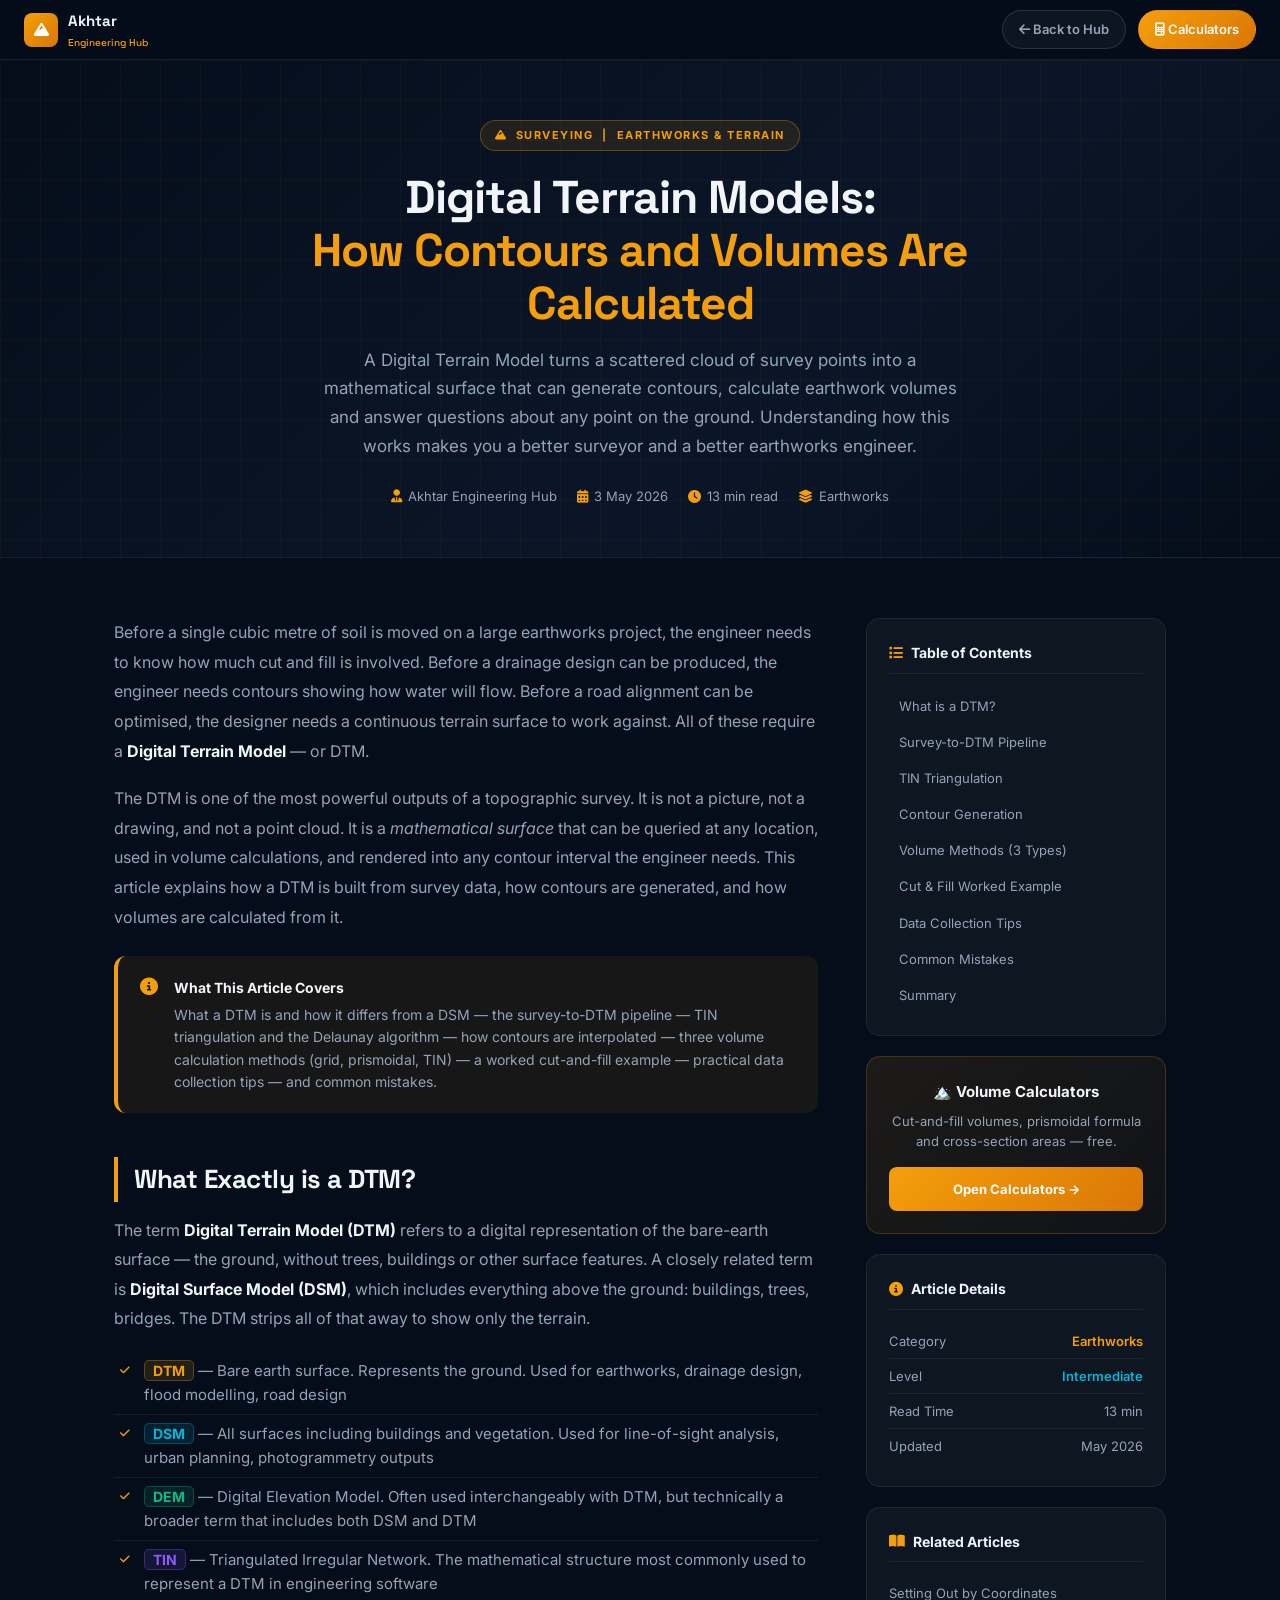
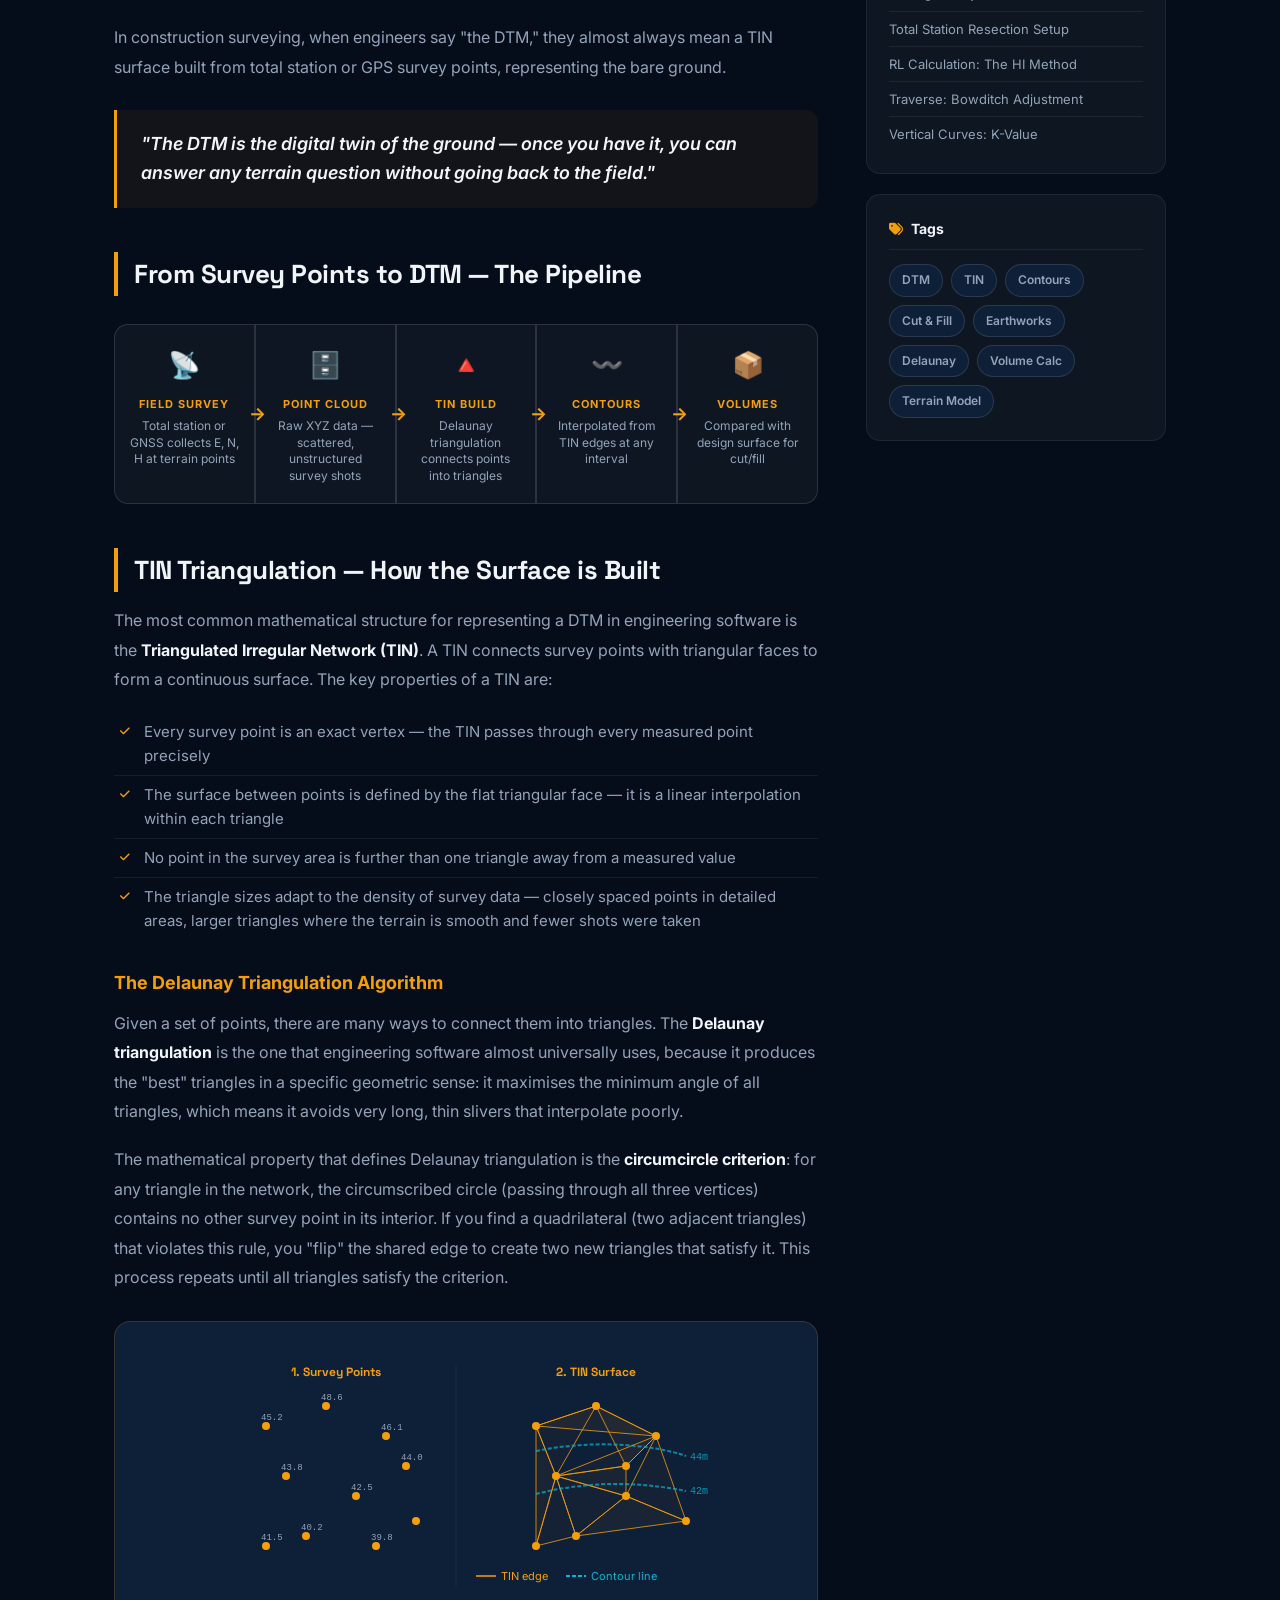
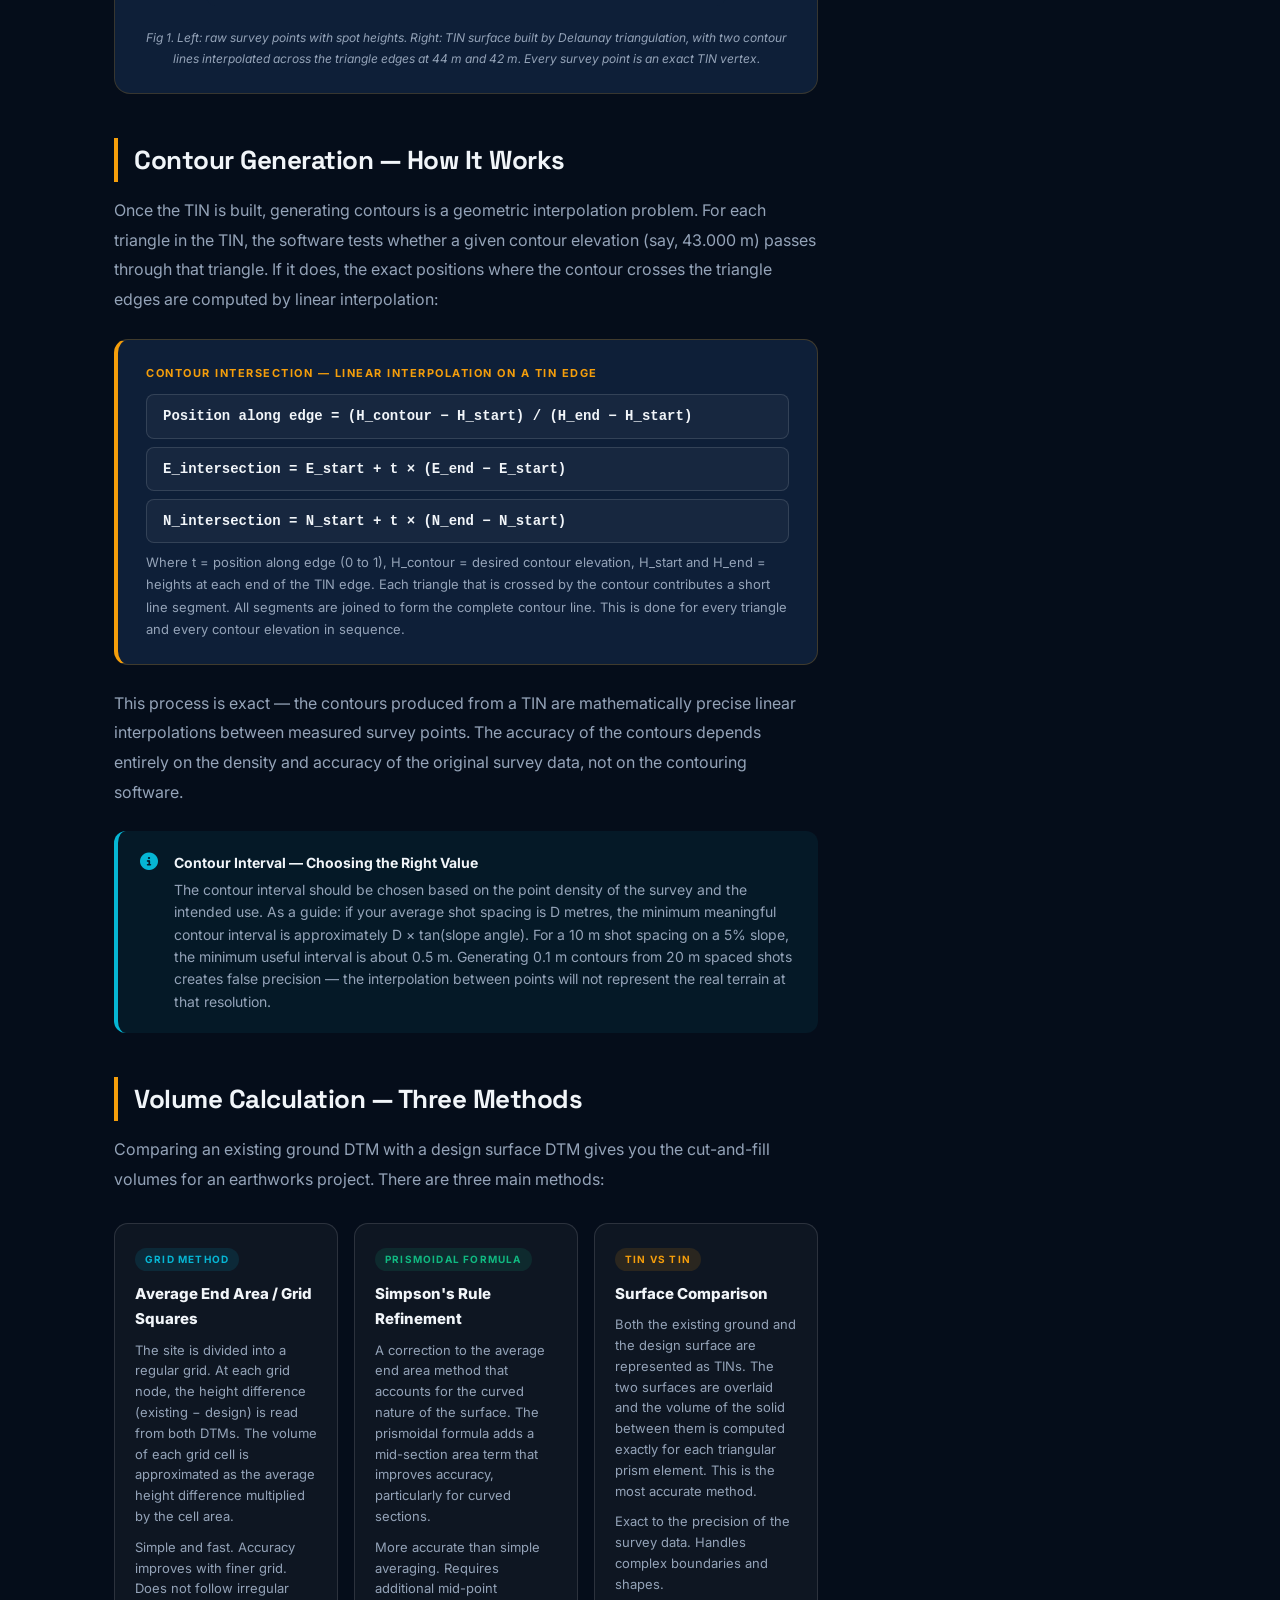
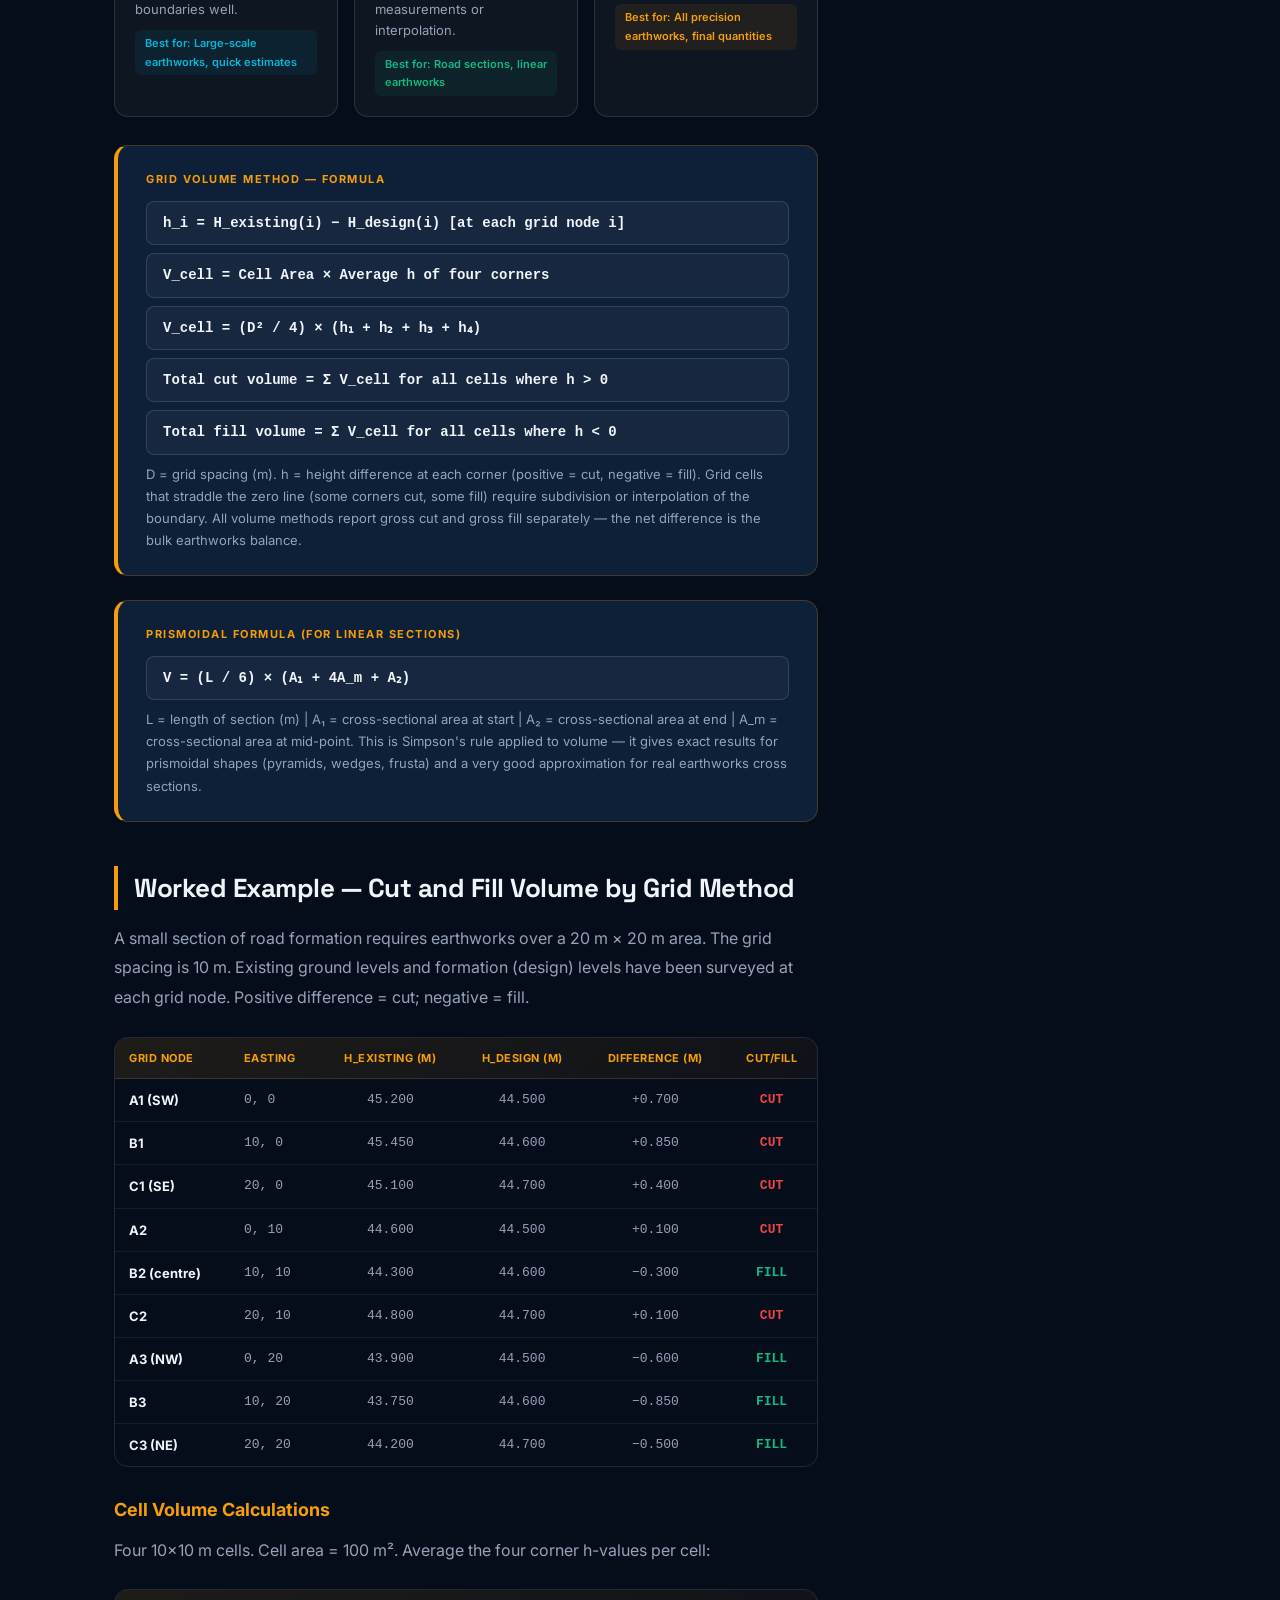
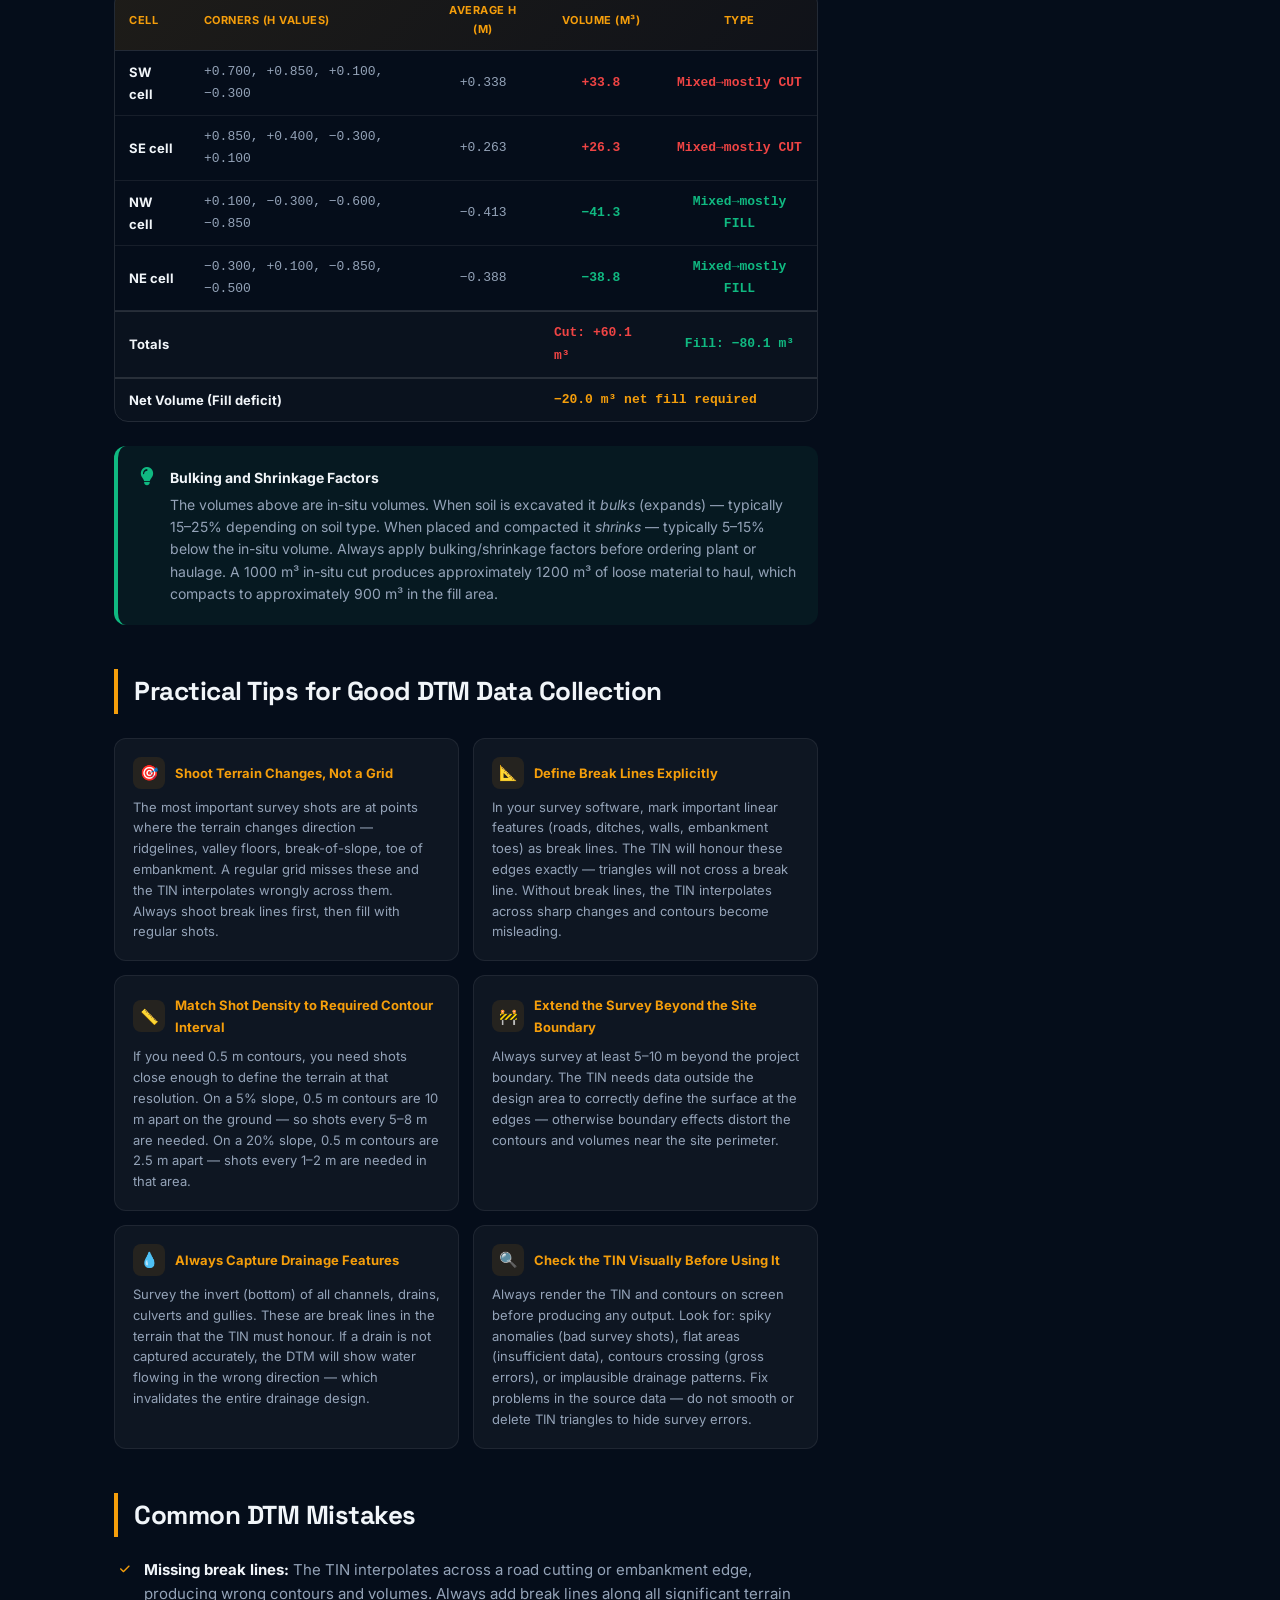
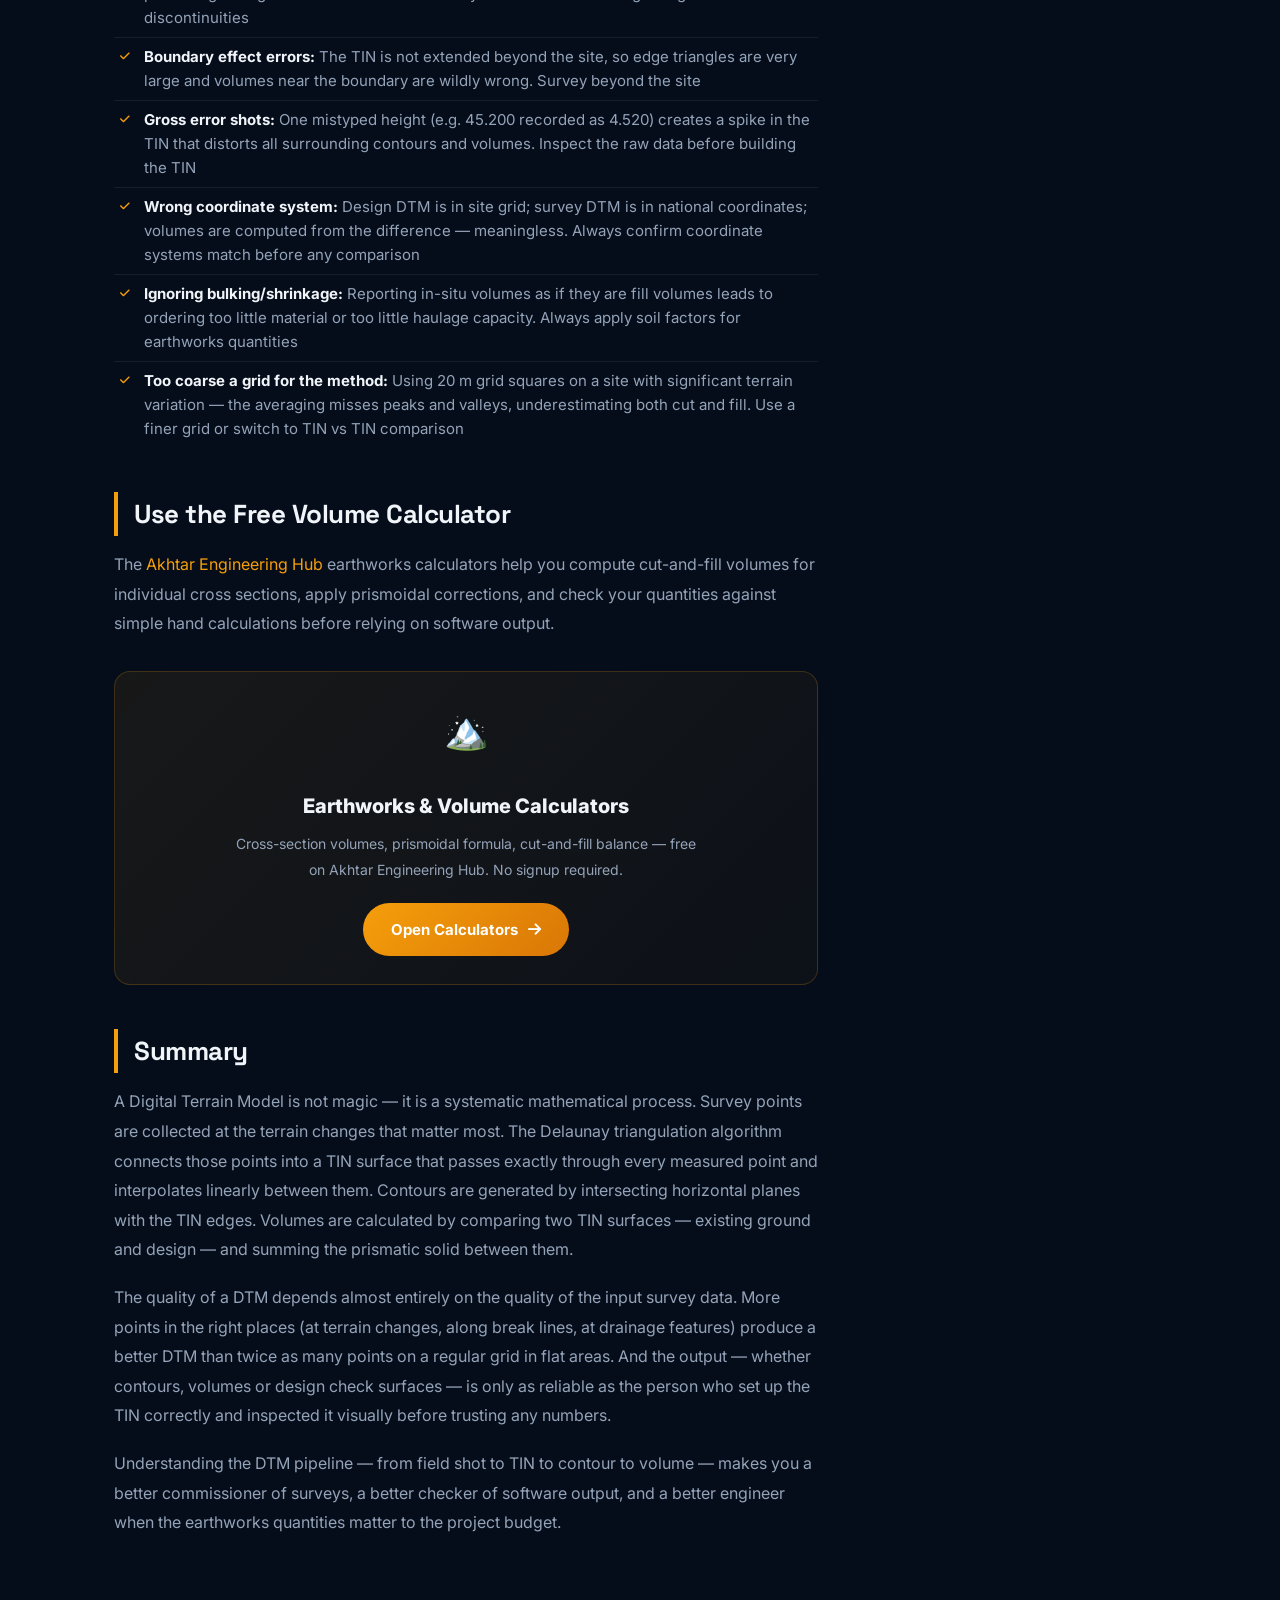
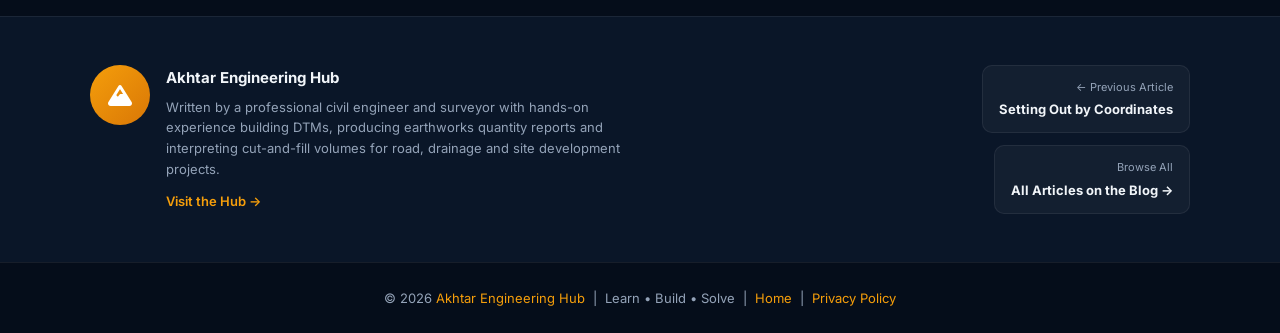
<file: digital-terrain-models.html>
<!DOCTYPE html>
<html lang="en">
<head>
<meta charset="UTF-8">
<meta name="viewport" content="width=device-width, initial-scale=1.0">

<title>Digital Terrain Models: How Contours and Volumes Are Calculated | Akhtar Engineering Hub</title>
<meta name="description" content="Complete guide to Digital Terrain Models — how survey points become a DTM, TIN triangulation, Delaunay algorithm, contour interpolation, cut-and-fill volume calculation methods and practical data collection tips.">
<meta name="keywords" content="digital terrain model, DTM, TIN triangulation, Delaunay triangulation, contour interpolation, cut and fill volume, earthworks volume, terrain model, survey DTM, grid volume calculation, prismoidal formula">
<meta name="author" content="Akhtar Engineering Hub">
<meta name="robots" content="index, follow">
<link rel="canonical" href="https://akhtarengineeringhub.com/digital-terrain-models.html">

<meta property="og:type" content="article">
<meta property="og:url" content="https://akhtarengineeringhub.com/digital-terrain-models.html">
<meta property="og:title" content="Digital Terrain Models: How Contours and Volumes Are Calculated">
<meta property="og:description" content="From survey points to DTM — TIN triangulation, contour interpolation, cut-and-fill volumes and practical data collection tips explained.">
<meta property="og:site_name" content="Akhtar Engineering Hub">
<meta property="article:published_time" content="2026-05-03">
<meta property="article:section" content="Surveying">

<meta name="twitter:card" content="summary_large_image">
<meta name="twitter:title" content="Digital Terrain Models: How Contours and Volumes Are Calculated">
<meta name="twitter:description" content="TIN triangulation, contour interpolation, cut-and-fill volumes and DTM data collection tips — complete guide.">

<script type="application/ld+json">
{
  "@context":"https://schema.org",
  "@type":"Article",
  "headline":"Digital Terrain Models: How Contours and Volumes Are Calculated",
  "description":"Complete guide to Digital Terrain Models — TIN triangulation, contour interpolation, cut-and-fill volume methods and practical survey tips.",
  "author":{"@type":"Person","name":"Akhtar Engineering Hub"},
  "publisher":{"@type":"Organization","name":"Akhtar Engineering Hub"},
  "datePublished":"2026-05-03",
  "dateModified":"2026-05-03",
  "mainEntityOfPage":{"@type":"WebPage","@id":"https://akhtarengineeringhub.com/digital-terrain-models.html"},
  "articleSection":"Surveying",
  "keywords":"DTM, TIN, digital terrain model, contours, cut and fill, earthworks volume, Delaunay triangulation"
}
</script>

<link href="https://fonts.googleapis.com/css2?family=Inter:wght@300;400;500;600;700;800;900&family=Space+Grotesk:wght@400;600;700&display=swap" rel="stylesheet">
<link rel="stylesheet" href="https://cdnjs.cloudflare.com/ajax/libs/font-awesome/6.5.0/css/all.min.css">

<style>
*,*::before,*::after{margin:0;padding:0;box-sizing:border-box;}
:root{
  --bg:#050d1a;--bg2:#0a1628;--bg3:#0e1f38;
  --card:rgba(255,255,255,0.04);--border:rgba(255,255,255,0.07);
  --border2:rgba(255,255,255,0.12);--text:#f1f5f9;--text-sub:#94a3b8;
  --gold:#f59e0b;--amber:#d97706;--cyan:#06b6d4;--green:#10b981;--red:#ef4444;--purple:#8b5cf6;
  --accent:#f59e0b;
  --nav-bg:rgba(5,13,26,0.95);
}
html{scroll-behavior:smooth;}
body{font-family:'Inter',sans-serif;background:var(--bg);color:var(--text);line-height:1.7;overflow-x:hidden;}
a{color:var(--accent);text-decoration:none;}
a:hover{text-decoration:underline;}
::-webkit-scrollbar{width:5px;}
::-webkit-scrollbar-thumb{background:var(--accent);border-radius:10px;}

.navbar{position:fixed;top:0;left:0;right:0;z-index:100;background:var(--nav-bg);backdrop-filter:blur(20px);border-bottom:1px solid var(--border);padding:0 24px;height:60px;display:flex;align-items:center;justify-content:space-between;}
.nav-brand{display:flex;align-items:center;gap:10px;text-decoration:none;}
.nav-icon{width:34px;height:34px;background:linear-gradient(135deg,var(--gold),var(--amber));border-radius:8px;display:flex;align-items:center;justify-content:center;color:#fff;font-size:15px;}
.nav-title{font-family:'Space Grotesk',sans-serif;font-size:15px;font-weight:700;color:var(--text);}
.nav-title span{display:block;font-size:10px;color:var(--accent);font-weight:500;}
.nav-right{display:flex;gap:12px;align-items:center;}
.nav-link-btn{padding:7px 16px;border-radius:100px;font-size:13px;font-weight:600;background:var(--card);border:1px solid var(--border2);color:var(--text-sub);transition:all .2s;}
.nav-link-btn:hover{text-decoration:none;color:var(--text);}
.nav-link-btn.primary{background:linear-gradient(135deg,var(--gold),var(--amber));color:#fff;border-color:transparent;}
.nav-link-btn.primary:hover{opacity:.9;text-decoration:none;}

.article-hero{margin-top:60px;padding:60px 24px 50px;background:linear-gradient(135deg,#050d1a 0%,#0a1628 60%,#050d1a 100%);border-bottom:1px solid var(--border);text-align:center;position:relative;overflow:hidden;}
.article-hero::before{content:'';position:absolute;inset:0;background-image:linear-gradient(rgba(245,158,11,0.04) 1px,transparent 1px),linear-gradient(90deg,rgba(245,158,11,0.04) 1px,transparent 1px);background-size:40px 40px;}
.article-hero-inner{position:relative;z-index:1;max-width:820px;margin:0 auto;}
.article-cat{display:inline-flex;align-items:center;gap:8px;background:rgba(245,158,11,0.1);border:1px solid rgba(245,158,11,0.3);color:var(--gold);font-size:11px;font-weight:700;letter-spacing:1.5px;padding:5px 14px;border-radius:100px;margin-bottom:20px;text-transform:uppercase;}
.article-hero h1{font-family:'Space Grotesk',sans-serif;font-size:clamp(24px,5vw,46px);font-weight:800;line-height:1.15;letter-spacing:-1px;margin-bottom:16px;}
.article-hero h1 span{color:var(--gold);}
.article-hero .intro{font-size:17px;color:var(--text-sub);max-width:660px;margin:0 auto 24px;line-height:1.7;}
.article-meta{display:flex;align-items:center;justify-content:center;gap:20px;flex-wrap:wrap;font-size:13px;color:var(--text-sub);}
.article-meta span{display:flex;align-items:center;gap:6px;}
.article-meta i{color:var(--gold);}

.article-layout{max-width:1100px;margin:0 auto;padding:60px 24px;display:grid;grid-template-columns:1fr 300px;gap:48px;align-items:start;}
.article-body{min-width:0;}
.article-sidebar{position:sticky;top:80px;}

.article-body h2{font-family:'Space Grotesk',sans-serif;font-size:26px;font-weight:800;margin:44px 0 14px;color:var(--text);letter-spacing:-0.5px;border-left:4px solid var(--gold);padding-left:16px;}
.article-body h3{font-size:18px;font-weight:700;margin:28px 0 10px;color:var(--gold);}
.article-body p{font-size:16px;color:var(--text-sub);margin-bottom:18px;line-height:1.85;}
.article-body strong{color:var(--text);font-weight:700;}
.article-body ul,.article-body ol{margin:12px 0 20px 0;padding-left:0;list-style:none;}
.article-body ul li,.article-body ol li{font-size:15px;color:var(--text-sub);padding:7px 0 7px 30px;border-bottom:1px solid var(--border);position:relative;line-height:1.6;}
.article-body ul li::before{content:'\f00c';font-family:'Font Awesome 6 Free';font-weight:900;color:var(--gold);font-size:11px;position:absolute;left:6px;top:10px;}
.article-body ol{counter-reset:olc;}
.article-body ol li{counter-increment:olc;}
.article-body ol li::before{content:counter(olc);background:var(--gold);color:#fff;font-size:11px;font-weight:800;width:20px;height:20px;border-radius:50%;display:flex;align-items:center;justify-content:center;position:absolute;left:0;top:9px;}
.article-body li:last-child{border-bottom:none;}

.callout{border-radius:12px;padding:20px 22px;margin:24px 0;display:flex;gap:16px;align-items:flex-start;}
.callout.info{background:rgba(245,158,11,0.07);border-left:4px solid var(--gold);}
.callout.tip{background:rgba(16,185,129,0.07);border-left:4px solid var(--green);}
.callout.warn{background:rgba(245,158,11,0.07);border-left:4px solid var(--gold);}
.callout.danger{background:rgba(239,68,68,0.07);border-left:4px solid var(--red);}
.callout.cyan{background:rgba(6,182,212,0.07);border-left:4px solid var(--cyan);}
.callout i{font-size:18px;margin-top:2px;flex-shrink:0;}
.callout.info i,.callout.warn i{color:var(--gold);}
.callout.tip i{color:var(--green);}
.callout.danger i{color:var(--red);}
.callout.cyan i{color:var(--cyan);}
.callout-body strong{display:block;font-size:14px;font-weight:700;color:var(--text);margin-bottom:4px;}
.callout-body p{font-size:14px;color:var(--text-sub);margin:0;line-height:1.6;}

.pull-quote{border-left:3px solid var(--gold);background:rgba(245,158,11,0.05);border-radius:0 12px 12px 0;padding:20px 24px;margin:28px 0;font-size:18px;font-style:italic;font-weight:600;color:var(--text);line-height:1.6;}

.ko{display:inline;background:rgba(245,158,11,0.12);border:1px solid rgba(245,158,11,0.3);border-radius:5px;padding:1px 8px;font-size:14px;font-weight:700;color:var(--gold);}
.kg{display:inline;background:rgba(16,185,129,0.12);border:1px solid rgba(16,185,129,0.3);border-radius:5px;padding:1px 8px;font-size:14px;font-weight:700;color:var(--green);}
.kc{display:inline;background:rgba(6,182,212,0.12);border:1px solid rgba(6,182,212,0.3);border-radius:5px;padding:1px 8px;font-size:14px;font-weight:700;color:var(--cyan);}
.kr{display:inline;background:rgba(239,68,68,0.12);border:1px solid rgba(239,68,68,0.3);border-radius:5px;padding:1px 8px;font-size:14px;font-weight:700;color:var(--red);}
.kp{display:inline;background:rgba(139,92,246,0.12);border:1px solid rgba(139,92,246,0.3);border-radius:5px;padding:1px 8px;font-size:14px;font-weight:700;color:var(--purple);}

.formula-block{background:var(--bg3);border:1px solid rgba(245,158,11,0.22);border-radius:14px;padding:24px 28px;margin:24px 0;border-left:4px solid var(--gold);}
.formula-block .fl{font-size:11px;font-weight:700;color:var(--gold);letter-spacing:1.5px;text-transform:uppercase;margin-bottom:12px;}
.formula-block code{font-family:'Courier New',monospace;font-size:14px;font-weight:700;color:var(--text);background:rgba(255,255,255,0.04);border:1px solid var(--border2);border-radius:8px;padding:10px 16px;margin-bottom:8px;display:block;line-height:1.6;}
.formula-block .fn{font-size:13px;color:var(--text-sub);margin-top:6px;}

/* Pipeline cards */
.pipeline{display:flex;gap:0;margin:28px 0;overflow-x:auto;}
.pipe-step{flex:1;min-width:120px;background:var(--card);border:1px solid var(--border2);padding:18px 14px;text-align:center;position:relative;}
.pipe-step:first-child{border-radius:14px 0 0 14px;}
.pipe-step:last-child{border-radius:0 14px 14px 0;}
.pipe-step::after{content:'→';position:absolute;right:-12px;top:50%;transform:translateY(-50%);color:var(--gold);font-size:18px;font-weight:700;z-index:1;}
.pipe-step:last-child::after{display:none;}
.pipe-step .ps-icon{font-size:26px;margin-bottom:8px;display:block;}
.pipe-step .ps-label{font-size:11px;font-weight:700;color:var(--gold);letter-spacing:1px;text-transform:uppercase;margin-bottom:4px;}
.pipe-step p{font-size:12px;color:var(--text-sub);margin:0;line-height:1.4;}

/* SVG Diagrams */
.diagram-wrap{background:var(--bg3);border:1px solid rgba(245,158,11,0.18);border-radius:16px;padding:24px;margin:28px 0;text-align:center;}
.diagram-wrap .dc{font-size:12px;color:var(--text-sub);margin-top:14px;font-style:italic;}

/* Volume methods comparison */
.vol-methods{display:grid;grid-template-columns:repeat(3,1fr);gap:16px;margin:28px 0;}
.vol-card{background:var(--card);border:1px solid var(--border2);border-radius:14px;padding:20px;transition:all .2s;}
.vol-card:hover{border-color:rgba(245,158,11,0.3);}
.vol-card .vc-badge{display:inline-block;font-size:10px;font-weight:700;letter-spacing:1.2px;text-transform:uppercase;padding:3px 10px;border-radius:100px;margin-bottom:10px;}
.vol-card.grid .vc-badge{background:rgba(6,182,212,0.12);color:var(--cyan);}
.vol-card.prism .vc-badge{background:rgba(16,185,129,0.12);color:var(--green);}
.vol-card.tin .vc-badge{background:rgba(245,158,11,0.12);color:var(--gold);}
.vol-card h4{font-size:15px;font-weight:800;color:var(--text);margin-bottom:8px;}
.vol-card p{font-size:13px;color:var(--text-sub);line-height:1.6;margin-bottom:10px;}
.vol-card .vc-use{font-size:11px;font-weight:600;padding:4px 10px;border-radius:6px;display:inline-block;}
.vol-card.grid .vc-use{background:rgba(6,182,212,0.08);color:var(--cyan);}
.vol-card.prism .vc-use{background:rgba(16,185,129,0.08);color:var(--green);}
.vol-card.tin .vc-use{background:rgba(245,158,11,0.08);color:var(--gold);}

/* Cut-fill table */
.cf-wrap{overflow-x:auto;border-radius:14px;border:1px solid var(--border2);margin:24px 0;}
.cf-table{width:100%;border-collapse:collapse;font-size:13px;min-width:500px;}
.cf-table thead tr{background:linear-gradient(135deg,rgba(245,158,11,0.1),rgba(217,119,6,0.05));}
.cf-table th{padding:11px 14px;text-align:center;font-weight:700;font-size:11px;letter-spacing:0.5px;text-transform:uppercase;color:var(--gold);border-bottom:1px solid var(--border2);}
.cf-table th:first-child,.cf-table th:nth-child(2){text-align:left;}
.cf-table td{padding:10px 14px;text-align:center;border-bottom:1px solid var(--border);color:var(--text-sub);font-size:13px;font-family:'Courier New',monospace;}
.cf-table td:first-child{text-align:left;font-family:'Inter',sans-serif;font-weight:700;color:var(--text);}
.cf-table td:nth-child(2){text-align:left;font-family:'Courier New',monospace;}
.cf-table .cut{color:var(--red);font-weight:700;}
.cf-table .fill{color:var(--green);font-weight:700;}
.cf-table .bal{color:var(--gold);font-weight:700;}
.cf-table tfoot td{border-top:2px solid var(--border2);background:rgba(255,255,255,0.02);font-weight:700;color:var(--text);}
.cf-table tr:last-child td{border-bottom:none;}
.cf-table tr:hover td{background:rgba(245,158,11,0.03);}

/* Steps */
.steps{margin:24px 0;}
.step{display:flex;gap:18px;margin-bottom:14px;align-items:flex-start;background:var(--card);border:1px solid var(--border);border-radius:12px;padding:18px;transition:all .2s;}
.step:hover{border-color:var(--border2);}
.step-num{min-width:36px;height:36px;background:linear-gradient(135deg,var(--gold),var(--amber));border-radius:10px;display:flex;align-items:center;justify-content:center;font-weight:900;font-size:13px;color:#fff;flex-shrink:0;}
.step-body strong{display:block;font-size:15px;font-weight:700;color:var(--text);margin-bottom:4px;}
.step-body p{font-size:14px;color:var(--text-sub);margin:0;line-height:1.6;}

/* Tips grid */
.tips-grid{display:grid;grid-template-columns:1fr 1fr;gap:14px;margin:24px 0;}
.tip-card{background:var(--card);border:1px solid var(--border);border-radius:12px;padding:18px;}
.tip-card .tch{display:flex;align-items:center;gap:10px;margin-bottom:8px;}
.tip-card .tci{width:32px;height:32px;border-radius:8px;display:flex;align-items:center;justify-content:center;font-size:15px;flex-shrink:0;background:rgba(245,158,11,0.1);}
.tip-card .tcl{font-size:13px;font-weight:700;color:var(--gold);}
.tip-card p{font-size:13px;color:var(--text-sub);line-height:1.6;margin:0;}

/* Sidebar */
.sidebar-card{background:var(--card);border:1px solid var(--border);border-radius:14px;padding:22px;margin-bottom:20px;}
.sidebar-card h4{font-size:14px;font-weight:700;color:var(--text);margin-bottom:14px;padding-bottom:8px;border-bottom:1px solid var(--border);display:flex;align-items:center;gap:8px;}
.sidebar-card h4 i{color:var(--gold);}
.toc-list{list-style:none;}
.toc-list li{padding:0;border:none;}
.toc-list li::before{display:none;}
.toc-list li a{display:block;font-size:13px;color:var(--text-sub);padding:7px 10px;border-radius:6px;transition:all .2s;}
.toc-list li a:hover{background:rgba(245,158,11,0.08);color:var(--gold);text-decoration:none;}
.related-list{list-style:none;}
.related-list li{padding:0;border:none;}
.related-list li::before{display:none;}
.related-list li a{display:block;font-size:13px;color:var(--text-sub);padding:8px 0;border-bottom:1px solid var(--border);line-height:1.4;transition:color .2s;}
.related-list li:last-child a{border-bottom:none;}
.related-list li a:hover{color:var(--gold);text-decoration:none;}
.sidebar-cta{background:linear-gradient(135deg,rgba(245,158,11,0.1),rgba(217,119,6,0.05));border:1px solid rgba(245,158,11,0.2);border-radius:14px;padding:22px;margin-bottom:20px;text-align:center;}
.sidebar-cta h4{font-size:15px;font-weight:700;margin-bottom:8px;}
.sidebar-cta p{font-size:13px;color:var(--text-sub);margin-bottom:16px;line-height:1.5;}
.sidebar-cta a{display:block;background:linear-gradient(135deg,var(--gold),var(--amber));color:#fff;font-size:13px;font-weight:700;padding:11px;border-radius:8px;text-decoration:none;}
.sidebar-cta a:hover{opacity:.9;}
.tag-cloud{display:flex;flex-wrap:wrap;gap:8px;}
.tag-pill{padding:5px 12px;border-radius:100px;font-size:12px;font-weight:600;background:var(--bg3);border:1px solid var(--border2);color:var(--text-sub);}

.progress-bar{position:fixed;top:60px;left:0;height:3px;background:linear-gradient(90deg,var(--gold),var(--amber));z-index:200;transition:width .1s;}
.back-top{position:fixed;bottom:24px;right:24px;width:44px;height:44px;background:var(--gold);border-radius:50%;display:flex;align-items:center;justify-content:center;color:#fff;font-size:16px;cursor:pointer;box-shadow:0 4px 20px rgba(245,158,11,0.4);opacity:0;transition:all .3s;z-index:200;border:none;}
.back-top.show{opacity:1;}

.article-footer{background:var(--bg2);border-top:1px solid var(--border);padding:48px 24px;}
.article-footer-inner{max-width:1100px;margin:0 auto;display:grid;grid-template-columns:1fr 1fr;gap:32px;align-items:center;}
.author-card{display:flex;gap:16px;align-items:flex-start;}
.author-avatar{width:60px;height:60px;background:linear-gradient(135deg,var(--gold),var(--amber));border-radius:50%;display:flex;align-items:center;justify-content:center;font-size:24px;color:#fff;flex-shrink:0;}
.author-info h4{font-size:15px;font-weight:700;margin-bottom:6px;}
.author-info p{font-size:13px;color:var(--text-sub);line-height:1.6;}
.author-info a{font-size:13px;font-weight:600;margin-top:10px;display:inline-block;color:var(--gold);}
.nav-articles{display:flex;flex-direction:column;gap:12px;align-items:flex-end;}
.nav-article-link{display:flex;flex-direction:column;align-items:flex-end;text-align:right;padding:12px 16px;background:var(--card);border:1px solid var(--border);border-radius:10px;text-decoration:none;transition:all .2s;}
.nav-article-link:hover{border-color:var(--gold);text-decoration:none;}
.nav-article-link span{font-size:11px;color:var(--text-sub);}
.nav-article-link strong{font-size:13px;color:var(--text);margin-top:2px;}

.page-footer{background:var(--bg);border-top:1px solid var(--border);padding:24px;text-align:center;font-size:13px;color:var(--text-sub);}
.page-footer a{color:var(--gold);}

@media(max-width:900px){
  .article-layout{grid-template-columns:1fr;}
  .article-sidebar{display:none;}
  .article-footer-inner{grid-template-columns:1fr;}
  .nav-articles{align-items:flex-start;}
  .nav-article-link{align-items:flex-start;text-align:left;}
  .vol-methods{grid-template-columns:1fr;}
  .tips-grid{grid-template-columns:1fr;}
  .pipeline{flex-direction:column;}
  .pipe-step{border-radius:0;border-left:3px solid var(--gold);}
  .pipe-step:first-child{border-radius:14px 14px 0 0;}
  .pipe-step:last-child{border-radius:0 0 14px 14px;}
  .pipe-step::after{content:'↓';right:auto;left:50%;top:auto;bottom:-14px;transform:translateX(-50%);}
}
@media(max-width:580px){.article-meta{gap:12px;}}
</style>
</head>
<body>

<div class="progress-bar" id="progressBar"></div>

<header class="navbar">
  <a href="index.html" class="nav-brand">
    <div class="nav-icon"><i class="fas fa-mountain"></i></div>
    <div class="nav-title">Akhtar<span>Engineering Hub</span></div>
  </a>
  <div class="nav-right">
    <a href="index.html" class="nav-link-btn"><i class="fas fa-arrow-left"></i> Back to Hub</a>
    <a href="index.html" class="nav-link-btn primary"><i class="fas fa-calculator"></i> Calculators</a>
  </div>
</header>

<div class="article-hero">
  <div class="article-hero-inner">
    <div class="article-cat"><i class="fas fa-mountain"></i> Surveying &nbsp;|&nbsp; Earthworks &amp; Terrain</div>
    <h1>Digital Terrain Models:<br><span>How Contours and Volumes Are Calculated</span></h1>
    <p class="intro">A Digital Terrain Model turns a scattered cloud of survey points into a mathematical surface that can generate contours, calculate earthwork volumes and answer questions about any point on the ground. Understanding how this works makes you a better surveyor and a better earthworks engineer.</p>
    <div class="article-meta">
      <span><i class="fas fa-user-tie"></i> Akhtar Engineering Hub</span>
      <span><i class="fas fa-calendar-alt"></i> 3 May 2026</span>
      <span><i class="fas fa-clock"></i> 13 min read</span>
      <span><i class="fas fa-layer-group"></i> Earthworks</span>
    </div>
  </div>
</div>

<div class="article-layout">
<article class="article-body">

  <p>Before a single cubic metre of soil is moved on a large earthworks project, the engineer needs to know how much cut and fill is involved. Before a drainage design can be produced, the engineer needs contours showing how water will flow. Before a road alignment can be optimised, the designer needs a continuous terrain surface to work against. All of these require a <strong>Digital Terrain Model</strong> — or DTM.</p>

  <p>The DTM is one of the most powerful outputs of a topographic survey. It is not a picture, not a drawing, and not a point cloud. It is a <em>mathematical surface</em> that can be queried at any location, used in volume calculations, and rendered into any contour interval the engineer needs. This article explains how a DTM is built from survey data, how contours are generated, and how volumes are calculated from it.</p>

  <div class="callout info">
    <i class="fas fa-info-circle"></i>
    <div class="callout-body">
      <strong>What This Article Covers</strong>
      <p>What a DTM is and how it differs from a DSM &mdash; the survey-to-DTM pipeline &mdash; TIN triangulation and the Delaunay algorithm &mdash; how contours are interpolated &mdash; three volume calculation methods (grid, prismoidal, TIN) &mdash; a worked cut-and-fill example &mdash; practical data collection tips &mdash; and common mistakes.</p>
    </div>
  </div>

  <!-- SECTION 1 -->
  <h2 id="what-is-dtm">What Exactly is a DTM?</h2>

  <p>The term <strong>Digital Terrain Model (DTM)</strong> refers to a digital representation of the bare-earth surface — the ground, without trees, buildings or other surface features. A closely related term is <strong>Digital Surface Model (DSM)</strong>, which includes everything above the ground: buildings, trees, bridges. The DTM strips all of that away to show only the terrain.</p>

  <ul>
    <li><span class="ko">DTM</span> — Bare earth surface. Represents the ground. Used for earthworks, drainage design, flood modelling, road design</li>
    <li><span class="kc">DSM</span> — All surfaces including buildings and vegetation. Used for line-of-sight analysis, urban planning, photogrammetry outputs</li>
    <li><span class="kg">DEM</span> — Digital Elevation Model. Often used interchangeably with DTM, but technically a broader term that includes both DSM and DTM</li>
    <li><span class="kp">TIN</span> — Triangulated Irregular Network. The mathematical structure most commonly used to represent a DTM in engineering software</li>
  </ul>

  <p>In construction surveying, when engineers say "the DTM," they almost always mean a TIN surface built from total station or GPS survey points, representing the bare ground.</p>

  <div class="pull-quote">
    "The DTM is the digital twin of the ground — once you have it, you can answer any terrain question without going back to the field."
  </div>

  <!-- SECTION 2 -->
  <h2 id="pipeline">From Survey Points to DTM — The Pipeline</h2>

  <div class="pipeline">
    <div class="pipe-step">
      <span class="ps-icon">📡</span>
      <div class="ps-label">Field Survey</div>
      <p>Total station or GNSS collects E, N, H at terrain points</p>
    </div>
    <div class="pipe-step">
      <span class="ps-icon">🗄️</span>
      <div class="ps-label">Point Cloud</div>
      <p>Raw XYZ data — scattered, unstructured survey shots</p>
    </div>
    <div class="pipe-step">
      <span class="ps-icon">🔺</span>
      <div class="ps-label">TIN Build</div>
      <p>Delaunay triangulation connects points into triangles</p>
    </div>
    <div class="pipe-step">
      <span class="ps-icon">〰️</span>
      <div class="ps-label">Contours</div>
      <p>Interpolated from TIN edges at any interval</p>
    </div>
    <div class="pipe-step">
      <span class="ps-icon">📦</span>
      <div class="ps-label">Volumes</div>
      <p>Compared with design surface for cut/fill</p>
    </div>
  </div>

  <!-- SECTION 3 -->
  <h2 id="tin">TIN Triangulation — How the Surface is Built</h2>

  <p>The most common mathematical structure for representing a DTM in engineering software is the <strong>Triangulated Irregular Network (TIN)</strong>. A TIN connects survey points with triangular faces to form a continuous surface. The key properties of a TIN are:</p>

  <ul>
    <li>Every survey point is an exact vertex — the TIN passes through every measured point precisely</li>
    <li>The surface between points is defined by the flat triangular face — it is a linear interpolation within each triangle</li>
    <li>No point in the survey area is further than one triangle away from a measured value</li>
    <li>The triangle sizes adapt to the density of survey data — closely spaced points in detailed areas, larger triangles where the terrain is smooth and fewer shots were taken</li>
  </ul>

  <h3>The Delaunay Triangulation Algorithm</h3>

  <p>Given a set of points, there are many ways to connect them into triangles. The <strong>Delaunay triangulation</strong> is the one that engineering software almost universally uses, because it produces the "best" triangles in a specific geometric sense: it maximises the minimum angle of all triangles, which means it avoids very long, thin slivers that interpolate poorly.</p>

  <p>The mathematical property that defines Delaunay triangulation is the <strong>circumcircle criterion</strong>: for any triangle in the network, the circumscribed circle (passing through all three vertices) contains no other survey point in its interior. If you find a quadrilateral (two adjacent triangles) that violates this rule, you "flip" the shared edge to create two new triangles that satisfy it. This process repeats until all triangles satisfy the criterion.</p>

  <!-- TIN SVG Diagram -->
  <div class="diagram-wrap">
    <svg viewBox="0 0 520 260" xmlns="http://www.w3.org/2000/svg" style="max-width:520px;">
      <rect width="520" height="260" fill="#0e1f38" rx="10"/>

      <!-- Left panel: raw points -->
      <text x="130" y="30" fill="#f59e0b" font-size="12" font-weight="bold" font-family="Space Grotesk" text-anchor="middle">1. Survey Points</text>

      <!-- Survey points scattered -->
      <circle cx="60" cy="80" r="4" fill="#f59e0b"/>
      <circle cx="120" cy="60" r="4" fill="#f59e0b"/>
      <circle cx="180" cy="90" r="4" fill="#f59e0b"/>
      <circle cx="80" cy="130" r="4" fill="#f59e0b"/>
      <circle cx="150" cy="150" r="4" fill="#f59e0b"/>
      <circle cx="200" cy="120" r="4" fill="#f59e0b"/>
      <circle cx="100" cy="190" r="4" fill="#f59e0b"/>
      <circle cx="170" cy="200" r="4" fill="#f59e0b"/>
      <circle cx="60" cy="200" r="4" fill="#f59e0b"/>
      <circle cx="210" cy="175" r="4" fill="#f59e0b"/>

      <!-- Height labels -->
      <text x="55" y="74" fill="#94a3b8" font-size="9" font-family="Courier New">45.2</text>
      <text x="115" y="54" fill="#94a3b8" font-size="9" font-family="Courier New">48.6</text>
      <text x="175" y="84" fill="#94a3b8" font-size="9" font-family="Courier New">46.1</text>
      <text x="75" y="124" fill="#94a3b8" font-size="9" font-family="Courier New">43.8</text>
      <text x="145" y="144" fill="#94a3b8" font-size="9" font-family="Courier New">42.5</text>
      <text x="195" y="114" fill="#94a3b8" font-size="9" font-family="Courier New">44.0</text>
      <text x="95" y="184" fill="#94a3b8" font-size="9" font-family="Courier New">40.2</text>
      <text x="165" y="194" fill="#94a3b8" font-size="9" font-family="Courier New">39.8</text>
      <text x="55" y="194" fill="#94a3b8" font-size="9" font-family="Courier New">41.5</text>

      <!-- Divider -->
      <line x1="250" y1="20" x2="250" y2="240" stroke="rgba(255,255,255,0.06)" stroke-width="1"/>

      <!-- Right panel: TIN -->
      <text x="390" y="30" fill="#f59e0b" font-size="12" font-weight="bold" font-family="Space Grotesk" text-anchor="middle">2. TIN Surface</text>

      <!-- Same points shifted right by 270 -->
      <!-- Triangle edges -->
      <polygon points="330,80 390,60 450,90" fill="rgba(245,158,11,0.06)" stroke="#f59e0b" stroke-width="1" opacity="0.8"/>
      <polygon points="330,80 390,60 350,130" fill="rgba(245,158,11,0.04)" stroke="#f59e0b" stroke-width="1" opacity="0.8"/>
      <polygon points="390,60 450,90 420,120" fill="rgba(245,158,11,0.06)" stroke="#f59e0b" stroke-width="1" opacity="0.8"/>
      <polygon points="350,130 420,120 450,90" fill="rgba(245,158,11,0.04)" stroke="#f59e0b" stroke-width="1" opacity="0.8"/>
      <polygon points="350,130 420,150 420,120" fill="rgba(245,158,11,0.06)" stroke="#f59e0b" stroke-width="1" opacity="0.8"/>
      <polygon points="350,130 370,190 420,150" fill="rgba(245,158,11,0.04)" stroke="#f59e0b" stroke-width="1" opacity="0.8"/>
      <polygon points="330,80 350,130 330,200" fill="rgba(245,158,11,0.06)" stroke="#f59e0b" stroke-width="1" opacity="0.8"/>
      <polygon points="330,200 350,130 370,190" fill="rgba(245,158,11,0.04)" stroke="#f59e0b" stroke-width="1" opacity="0.8"/>
      <polygon points="370,190 420,150 480,175" fill="rgba(245,158,11,0.06)" stroke="#f59e0b" stroke-width="1" opacity="0.8"/>
      <polygon points="420,150 450,90 480,175" fill="rgba(245,158,11,0.04)" stroke="#f59e0b" stroke-width="1" opacity="0.8"/>

      <!-- Vertices -->
      <circle cx="330" cy="80" r="4" fill="#f59e0b"/>
      <circle cx="390" cy="60" r="4" fill="#f59e0b"/>
      <circle cx="450" cy="90" r="4" fill="#f59e0b"/>
      <circle cx="350" cy="130" r="4" fill="#f59e0b"/>
      <circle cx="420" cy="150" r="4" fill="#f59e0b"/>
      <circle cx="420" cy="120" r="4" fill="#f59e0b"/>
      <circle cx="370" cy="190" r="4" fill="#f59e0b"/>
      <circle cx="330" cy="200" r="4" fill="#f59e0b"/>
      <circle cx="480" cy="175" r="4" fill="#f59e0b"/>

      <!-- Contour line overlay (illustrative) -->
      <path d="M 330 105 Q 380 95 430 100 Q 460 103 480 110" fill="none" stroke="#06b6d4" stroke-width="2" stroke-dasharray="4 2" opacity="0.7"/>
      <path d="M 330 148 Q 360 140 400 138 Q 440 137 480 145" fill="none" stroke="#06b6d4" stroke-width="2" stroke-dasharray="4 2" opacity="0.7"/>
      <text x="484" y="114" fill="#06b6d4" font-size="10" font-family="Courier New" opacity="0.8">44m</text>
      <text x="484" y="148" fill="#06b6d4" font-size="10" font-family="Courier New" opacity="0.8">42m</text>

      <!-- Legend bottom -->
      <line x1="270" y1="230" x2="290" y2="230" stroke="#f59e0b" stroke-width="1.5"/>
      <text x="295" y="234" fill="#f59e0b" font-size="11" font-family="Inter">TIN edge</text>
      <line x1="360" y1="230" x2="380" y2="230" stroke="#06b6d4" stroke-width="2" stroke-dasharray="4 2"/>
      <text x="385" y="234" fill="#06b6d4" font-size="11" font-family="Inter">Contour line</text>
    </svg>
    <div class="dc">Fig 1. Left: raw survey points with spot heights. Right: TIN surface built by Delaunay triangulation, with two contour lines interpolated across the triangle edges at 44 m and 42 m. Every survey point is an exact TIN vertex.</div>
  </div>

  <!-- SECTION 4 -->
  <h2 id="contours">Contour Generation — How It Works</h2>

  <p>Once the TIN is built, generating contours is a geometric interpolation problem. For each triangle in the TIN, the software tests whether a given contour elevation (say, 43.000 m) passes through that triangle. If it does, the exact positions where the contour crosses the triangle edges are computed by linear interpolation:</p>

  <div class="formula-block">
    <div class="fl">Contour Intersection — Linear Interpolation on a TIN Edge</div>
    <code>Position along edge = (H_contour − H_start) / (H_end − H_start)</code>
    <code>E_intersection = E_start + t × (E_end − E_start)</code>
    <code>N_intersection = N_start + t × (N_end − N_start)</code>
    <div class="fn">Where t = position along edge (0 to 1), H_contour = desired contour elevation, H_start and H_end = heights at each end of the TIN edge. Each triangle that is crossed by the contour contributes a short line segment. All segments are joined to form the complete contour line. This is done for every triangle and every contour elevation in sequence.</div>
  </div>

  <p>This process is exact — the contours produced from a TIN are mathematically precise linear interpolations between measured survey points. The accuracy of the contours depends entirely on the density and accuracy of the original survey data, not on the contouring software.</p>

  <div class="callout cyan">
    <i class="fas fa-info-circle"></i>
    <div class="callout-body">
      <strong>Contour Interval — Choosing the Right Value</strong>
      <p>The contour interval should be chosen based on the point density of the survey and the intended use. As a guide: if your average shot spacing is D metres, the minimum meaningful contour interval is approximately D × tan(slope angle). For a 10 m shot spacing on a 5% slope, the minimum useful interval is about 0.5 m. Generating 0.1 m contours from 20 m spaced shots creates false precision — the interpolation between points will not represent the real terrain at that resolution.</p>
    </div>
  </div>

  <!-- SECTION 5 -->
  <h2 id="volume-methods">Volume Calculation — Three Methods</h2>

  <p>Comparing an existing ground DTM with a design surface DTM gives you the cut-and-fill volumes for an earthworks project. There are three main methods:</p>

  <div class="vol-methods">
    <div class="vol-card grid">
      <div class="vc-badge">Grid Method</div>
      <h4>Average End Area / Grid Squares</h4>
      <p>The site is divided into a regular grid. At each grid node, the height difference (existing − design) is read from both DTMs. The volume of each grid cell is approximated as the average height difference multiplied by the cell area.</p>
      <p>Simple and fast. Accuracy improves with finer grid. Does not follow irregular boundaries well.</p>
      <span class="vc-use">Best for: Large-scale earthworks, quick estimates</span>
    </div>
    <div class="vol-card prism">
      <div class="vc-badge">Prismoidal Formula</div>
      <h4>Simpson's Rule Refinement</h4>
      <p>A correction to the average end area method that accounts for the curved nature of the surface. The prismoidal formula adds a mid-section area term that improves accuracy, particularly for curved sections.</p>
      <p>More accurate than simple averaging. Requires additional mid-point measurements or interpolation.</p>
      <span class="vc-use">Best for: Road sections, linear earthworks</span>
    </div>
    <div class="vol-card tin">
      <div class="vc-badge">TIN vs TIN</div>
      <h4>Surface Comparison</h4>
      <p>Both the existing ground and the design surface are represented as TINs. The two surfaces are overlaid and the volume of the solid between them is computed exactly for each triangular prism element. This is the most accurate method.</p>
      <p>Exact to the precision of the survey data. Handles complex boundaries and shapes.</p>
      <span class="vc-use">Best for: All precision earthworks, final quantities</span>
    </div>
  </div>

  <div class="formula-block">
    <div class="fl">Grid Volume Method — Formula</div>
    <code>h_i  =  H_existing(i)  −  H_design(i)    [at each grid node i]</code>
    <code>V_cell  =  Cell Area × Average h of four corners</code>
    <code>V_cell  =  (D² / 4) × (h₁ + h₂ + h₃ + h₄)</code>
    <code>Total cut volume  =  Σ V_cell  for all cells where h > 0</code>
    <code>Total fill volume =  Σ V_cell  for all cells where h < 0</code>
    <div class="fn">D = grid spacing (m). h = height difference at each corner (positive = cut, negative = fill). Grid cells that straddle the zero line (some corners cut, some fill) require subdivision or interpolation of the boundary. All volume methods report gross cut and gross fill separately — the net difference is the bulk earthworks balance.</div>
  </div>

  <div class="formula-block">
    <div class="fl">Prismoidal Formula (for linear sections)</div>
    <code>V  =  (L / 6) × (A₁ + 4A_m + A₂)</code>
    <div class="fn">L = length of section (m) | A₁ = cross-sectional area at start | A₂ = cross-sectional area at end | A_m = cross-sectional area at mid-point. This is Simpson's rule applied to volume — it gives exact results for prismoidal shapes (pyramids, wedges, frusta) and a very good approximation for real earthworks cross sections.</div>
  </div>

  <!-- SECTION 6 -->
  <h2 id="worked-example">Worked Example — Cut and Fill Volume by Grid Method</h2>

  <p>A small section of road formation requires earthworks over a 20 m × 20 m area. The grid spacing is 10 m. Existing ground levels and formation (design) levels have been surveyed at each grid node. Positive difference = cut; negative = fill.</p>

  <div class="cf-wrap">
    <table class="cf-table">
      <thead>
        <tr><th>Grid Node</th><th>Easting</th><th>H_existing (m)</th><th>H_design (m)</th><th>Difference (m)</th><th>Cut/Fill</th></tr>
      </thead>
      <tbody>
        <tr><td>A1 (SW)</td><td class="mono">0, 0</td><td class="mono">45.200</td><td class="mono">44.500</td><td class="mono">+0.700</td><td class="cut">CUT</td></tr>
        <tr><td>B1</td><td class="mono">10, 0</td><td class="mono">45.450</td><td class="mono">44.600</td><td class="mono">+0.850</td><td class="cut">CUT</td></tr>
        <tr><td>C1 (SE)</td><td class="mono">20, 0</td><td class="mono">45.100</td><td class="mono">44.700</td><td class="mono">+0.400</td><td class="cut">CUT</td></tr>
        <tr><td>A2</td><td class="mono">0, 10</td><td class="mono">44.600</td><td class="mono">44.500</td><td class="mono">+0.100</td><td class="cut">CUT</td></tr>
        <tr><td>B2 (centre)</td><td class="mono">10, 10</td><td class="mono">44.300</td><td class="mono">44.600</td><td class="mono">−0.300</td><td class="fill">FILL</td></tr>
        <tr><td>C2</td><td class="mono">20, 10</td><td class="mono">44.800</td><td class="mono">44.700</td><td class="mono">+0.100</td><td class="cut">CUT</td></tr>
        <tr><td>A3 (NW)</td><td class="mono">0, 20</td><td class="mono">43.900</td><td class="mono">44.500</td><td class="mono">−0.600</td><td class="fill">FILL</td></tr>
        <tr><td>B3</td><td class="mono">10, 20</td><td class="mono">43.750</td><td class="mono">44.600</td><td class="mono">−0.850</td><td class="fill">FILL</td></tr>
        <tr><td>C3 (NE)</td><td class="mono">20, 20</td><td class="mono">44.200</td><td class="mono">44.700</td><td class="mono">−0.500</td><td class="fill">FILL</td></tr>
      </tbody>
    </table>
  </div>

  <h3>Cell Volume Calculations</h3>
  <p>Four 10×10 m cells. Cell area = 100 m². Average the four corner h-values per cell:</p>

  <div class="cf-wrap">
    <table class="cf-table">
      <thead><tr><th>Cell</th><th>Corners (h values)</th><th>Average h (m)</th><th>Volume (m³)</th><th>Type</th></tr></thead>
      <tbody>
        <tr><td>SW cell</td><td class="mono">+0.700, +0.850, +0.100, −0.300</td><td class="mono">+0.338</td><td class="cut mono">+33.8</td><td class="cut">Mixed→mostly CUT</td></tr>
        <tr><td>SE cell</td><td class="mono">+0.850, +0.400, −0.300, +0.100</td><td class="mono">+0.263</td><td class="cut mono">+26.3</td><td class="cut">Mixed→mostly CUT</td></tr>
        <tr><td>NW cell</td><td class="mono">+0.100, −0.300, −0.600, −0.850</td><td class="mono">−0.413</td><td class="fill mono">−41.3</td><td class="fill">Mixed→mostly FILL</td></tr>
        <tr><td>NE cell</td><td class="mono">−0.300, +0.100, −0.850, −0.500</td><td class="mono">−0.388</td><td class="fill mono">−38.8</td><td class="fill">Mixed→mostly FILL</td></tr>
      </tbody>
      <tfoot>
        <tr><td colspan="3"><strong>Totals</strong></td><td class="cut mono">Cut: +60.1 m³</td><td class="fill mono">Fill: −80.1 m³</td></tr>
        <tr><td colspan="3"><strong>Net Volume (Fill deficit)</strong></td><td colspan="2" class="bal mono">−20.0 m³ net fill required</td></tr>
      </tfoot>
    </table>
  </div>

  <div class="callout tip">
    <i class="fas fa-lightbulb"></i>
    <div class="callout-body">
      <strong>Bulking and Shrinkage Factors</strong>
      <p>The volumes above are in-situ volumes. When soil is excavated it <em>bulks</em> (expands) — typically 15–25% depending on soil type. When placed and compacted it <em>shrinks</em> — typically 5–15% below the in-situ volume. Always apply bulking/shrinkage factors before ordering plant or haulage. A 1000 m³ in-situ cut produces approximately 1200 m³ of loose material to haul, which compacts to approximately 900 m³ in the fill area.</p>
    </div>
  </div>

  <!-- SECTION 7 -->
  <h2 id="data-collection">Practical Tips for Good DTM Data Collection</h2>

  <div class="tips-grid">
    <div class="tip-card">
      <div class="tch"><div class="tci">🎯</div><div class="tcl">Shoot Terrain Changes, Not a Grid</div></div>
      <p>The most important survey shots are at points where the terrain changes direction — ridgelines, valley floors, break-of-slope, toe of embankment. A regular grid misses these and the TIN interpolates wrongly across them. Always shoot break lines first, then fill with regular shots.</p>
    </div>
    <div class="tip-card">
      <div class="tch"><div class="tci">📐</div><div class="tcl">Define Break Lines Explicitly</div></div>
      <p>In your survey software, mark important linear features (roads, ditches, walls, embankment toes) as break lines. The TIN will honour these edges exactly — triangles will not cross a break line. Without break lines, the TIN interpolates across sharp changes and contours become misleading.</p>
    </div>
    <div class="tip-card">
      <div class="tch"><div class="tci">📏</div><div class="tcl">Match Shot Density to Required Contour Interval</div></div>
      <p>If you need 0.5 m contours, you need shots close enough to define the terrain at that resolution. On a 5% slope, 0.5 m contours are 10 m apart on the ground — so shots every 5–8 m are needed. On a 20% slope, 0.5 m contours are 2.5 m apart — shots every 1–2 m are needed in that area.</p>
    </div>
    <div class="tip-card">
      <div class="tch"><div class="tci">🚧</div><div class="tcl">Extend the Survey Beyond the Site Boundary</div></div>
      <p>Always survey at least 5–10 m beyond the project boundary. The TIN needs data outside the design area to correctly define the surface at the edges — otherwise boundary effects distort the contours and volumes near the site perimeter.</p>
    </div>
    <div class="tip-card">
      <div class="tch"><div class="tci">💧</div><div class="tcl">Always Capture Drainage Features</div></div>
      <p>Survey the invert (bottom) of all channels, drains, culverts and gullies. These are break lines in the terrain that the TIN must honour. If a drain is not captured accurately, the DTM will show water flowing in the wrong direction — which invalidates the entire drainage design.</p>
    </div>
    <div class="tip-card">
      <div class="tch"><div class="tci">🔍</div><div class="tcl">Check the TIN Visually Before Using It</div></div>
      <p>Always render the TIN and contours on screen before producing any output. Look for: spiky anomalies (bad survey shots), flat areas (insufficient data), contours crossing (gross errors), or implausible drainage patterns. Fix problems in the source data — do not smooth or delete TIN triangles to hide survey errors.</p>
    </div>
  </div>

  <!-- SECTION 8 -->
  <h2 id="common-errors">Common DTM Mistakes</h2>

  <ul>
    <li><strong>Missing break lines:</strong> The TIN interpolates across a road cutting or embankment edge, producing wrong contours and volumes. Always add break lines along all significant terrain discontinuities</li>
    <li><strong>Boundary effect errors:</strong> The TIN is not extended beyond the site, so edge triangles are very large and volumes near the boundary are wildly wrong. Survey beyond the site</li>
    <li><strong>Gross error shots:</strong> One mistyped height (e.g. 45.200 recorded as 4.520) creates a spike in the TIN that distorts all surrounding contours and volumes. Inspect the raw data before building the TIN</li>
    <li><strong>Wrong coordinate system:</strong> Design DTM is in site grid; survey DTM is in national coordinates; volumes are computed from the difference — meaningless. Always confirm coordinate systems match before any comparison</li>
    <li><strong>Ignoring bulking/shrinkage:</strong> Reporting in-situ volumes as if they are fill volumes leads to ordering too little material or too little haulage capacity. Always apply soil factors for earthworks quantities</li>
    <li><strong>Too coarse a grid for the method:</strong> Using 20 m grid squares on a site with significant terrain variation — the averaging misses peaks and valleys, underestimating both cut and fill. Use a finer grid or switch to TIN vs TIN comparison</li>
  </ul>

  <!-- SECTION 9 -->
  <h2 id="use-calculators">Use the Free Volume Calculator</h2>

  <p>The <a href="index.html">Akhtar Engineering Hub</a> earthworks calculators help you compute cut-and-fill volumes for individual cross sections, apply prismoidal corrections, and check your quantities against simple hand calculations before relying on software output.</p>

  <div style="background:linear-gradient(135deg,rgba(245,158,11,0.08),rgba(217,119,6,0.04));border:1px solid rgba(245,158,11,0.2);border-radius:16px;padding:28px;text-align:center;margin:32px 0;">
    <div style="font-size:36px;margin-bottom:12px;">🏔️</div>
    <h3 style="font-size:20px;font-weight:800;color:var(--text);margin-bottom:8px;">Earthworks &amp; Volume Calculators</h3>
    <p style="font-size:14px;color:var(--text-sub);margin-bottom:20px;max-width:460px;margin-left:auto;margin-right:auto;">Cross-section volumes, prismoidal formula, cut-and-fill balance — free on Akhtar Engineering Hub. No signup required.</p>
    <a href="index.html" style="display:inline-block;background:linear-gradient(135deg,#f59e0b,#d97706);color:#fff;font-size:15px;font-weight:700;padding:14px 28px;border-radius:100px;text-decoration:none;">Open Calculators <i class="fas fa-arrow-right" style="margin-left:6px;"></i></a>
  </div>

  <!-- Conclusion -->
  <h2 id="conclusion">Summary</h2>

  <p>A Digital Terrain Model is not magic — it is a systematic mathematical process. Survey points are collected at the terrain changes that matter most. The Delaunay triangulation algorithm connects those points into a TIN surface that passes exactly through every measured point and interpolates linearly between them. Contours are generated by intersecting horizontal planes with the TIN edges. Volumes are calculated by comparing two TIN surfaces — existing ground and design — and summing the prismatic solid between them.</p>

  <p>The quality of a DTM depends almost entirely on the quality of the input survey data. More points in the right places (at terrain changes, along break lines, at drainage features) produce a better DTM than twice as many points on a regular grid in flat areas. And the output — whether contours, volumes or design check surfaces — is only as reliable as the person who set up the TIN correctly and inspected it visually before trusting any numbers.</p>

  <p>Understanding the DTM pipeline — from field shot to TIN to contour to volume — makes you a better commissioner of surveys, a better checker of software output, and a better engineer when the earthworks quantities matter to the project budget.</p>

</article>

<!-- Sidebar -->
<aside class="article-sidebar">
  <div class="sidebar-card">
    <h4><i class="fas fa-list"></i> Table of Contents</h4>
    <ul class="toc-list">
      <li><a href="#what-is-dtm">What is a DTM?</a></li>
      <li><a href="#pipeline">Survey-to-DTM Pipeline</a></li>
      <li><a href="#tin">TIN Triangulation</a></li>
      <li><a href="#contours">Contour Generation</a></li>
      <li><a href="#volume-methods">Volume Methods (3 Types)</a></li>
      <li><a href="#worked-example">Cut &amp; Fill Worked Example</a></li>
      <li><a href="#data-collection">Data Collection Tips</a></li>
      <li><a href="#common-errors">Common Mistakes</a></li>
      <li><a href="#conclusion">Summary</a></li>
    </ul>
  </div>

  <div class="sidebar-cta">
    <h4>🏔️ Volume Calculators</h4>
    <p>Cut-and-fill volumes, prismoidal formula and cross-section areas — free.</p>
    <a href="index.html">Open Calculators →</a>
  </div>

  <div class="sidebar-card">
    <h4><i class="fas fa-info-circle"></i> Article Details</h4>
    <div style="font-size:13px;color:var(--text-sub);">
      <div style="display:flex;justify-content:space-between;padding:6px 0;border-bottom:1px solid var(--border);"><span>Category</span><span style="color:var(--gold);font-weight:600;">Earthworks</span></div>
      <div style="display:flex;justify-content:space-between;padding:6px 0;border-bottom:1px solid var(--border);"><span>Level</span><span style="color:var(--cyan);font-weight:600;">Intermediate</span></div>
      <div style="display:flex;justify-content:space-between;padding:6px 0;border-bottom:1px solid var(--border);"><span>Read Time</span><span>13 min</span></div>
      <div style="display:flex;justify-content:space-between;padding:6px 0;"><span>Updated</span><span>May 2026</span></div>
    </div>
  </div>

  <div class="sidebar-card">
    <h4><i class="fas fa-book-open"></i> Related Articles</h4>
    <ul class="related-list">
      <li><a href="setting-out-by-coordinates.html">Setting Out by Coordinates</a></li>
      <li><a href="total-station-resection.html">Total Station Resection Setup</a></li>
      <li><a href="rl-calculation-hi-method.html">RL Calculation: The HI Method</a></li>
      <li><a href="traverse-bowditch-adjustment.html">Traverse: Bowditch Adjustment</a></li>
      <li><a href="vertical-curves-k-value.html">Vertical Curves: K-Value</a></li>
    </ul>
  </div>

  <div class="sidebar-card">
    <h4><i class="fas fa-tags"></i> Tags</h4>
    <div class="tag-cloud">
      <span class="tag-pill">DTM</span>
      <span class="tag-pill">TIN</span>
      <span class="tag-pill">Contours</span>
      <span class="tag-pill">Cut &amp; Fill</span>
      <span class="tag-pill">Earthworks</span>
      <span class="tag-pill">Delaunay</span>
      <span class="tag-pill">Volume Calc</span>
      <span class="tag-pill">Terrain Model</span>
    </div>
  </div>
</aside>
</div>

<!-- Article Footer -->
<div class="article-footer">
  <div class="article-footer-inner">
    <div class="author-card">
      <div class="author-avatar"><i class="fas fa-mountain"></i></div>
      <div class="author-info">
        <h4>Akhtar Engineering Hub</h4>
        <p>Written by a professional civil engineer and surveyor with hands-on experience building DTMs, producing earthworks quantity reports and interpreting cut-and-fill volumes for road, drainage and site development projects.</p>
        <a href="index.html">Visit the Hub →</a>
      </div>
    </div>
    <div class="nav-articles">
      <a href="setting-out-by-coordinates.html" class="nav-article-link">
        <span>← Previous Article</span>
        <strong>Setting Out by Coordinates</strong>
      </a>
      <a href="index.html" class="nav-article-link">
        <span>Browse All</span>
        <strong>All Articles on the Blog →</strong>
      </a>
    </div>
  </div>
</div>

<footer class="page-footer">
  <p>&copy; 2026 <a href="index.html">Akhtar Engineering Hub</a> &nbsp;|&nbsp; Learn &bull; Build &bull; Solve &nbsp;|&nbsp; <a href="index.html">Home</a> &nbsp;|&nbsp; <a href="index.html">Privacy Policy</a></p>
</footer>

<button class="back-top" id="backTop" onclick="window.scrollTo({top:0,behavior:'smooth'})">
  <i class="fas fa-chevron-up"></i>
</button>

<script>
window.addEventListener('scroll',function(){
  var doc=document.documentElement;
  var top=doc.scrollTop||document.body.scrollTop;
  var hgt=doc.scrollHeight-doc.clientHeight;
  var bar=document.getElementById('progressBar');
  if(bar) bar.style.width=(hgt>0?(top/hgt)*100:0)+'%';
  var btn=document.getElementById('backTop');
  if(btn) btn.classList.toggle('show',top>400);
});
var tocLinks=document.querySelectorAll('.toc-list a');
var sections=[];
tocLinks.forEach(function(l){
  var id=l.getAttribute('href').replace('#','');
  var el=document.getElementById(id);
  if(el) sections.push({id:id,el:el,link:l});
});
window.addEventListener('scroll',function(){
  var scrollY=window.scrollY+100;
  var current='';
  sections.forEach(function(s){if(s.el.offsetTop<=scrollY)current=s.id;});
  tocLinks.forEach(function(l){l.style.color='';l.style.background='';});
  sections.forEach(function(s){
    if(s.id===current){s.link.style.color='var(--gold)';s.link.style.background='rgba(245,158,11,0.08)';}
  });
});
</script>
</body>
</html>
</file>
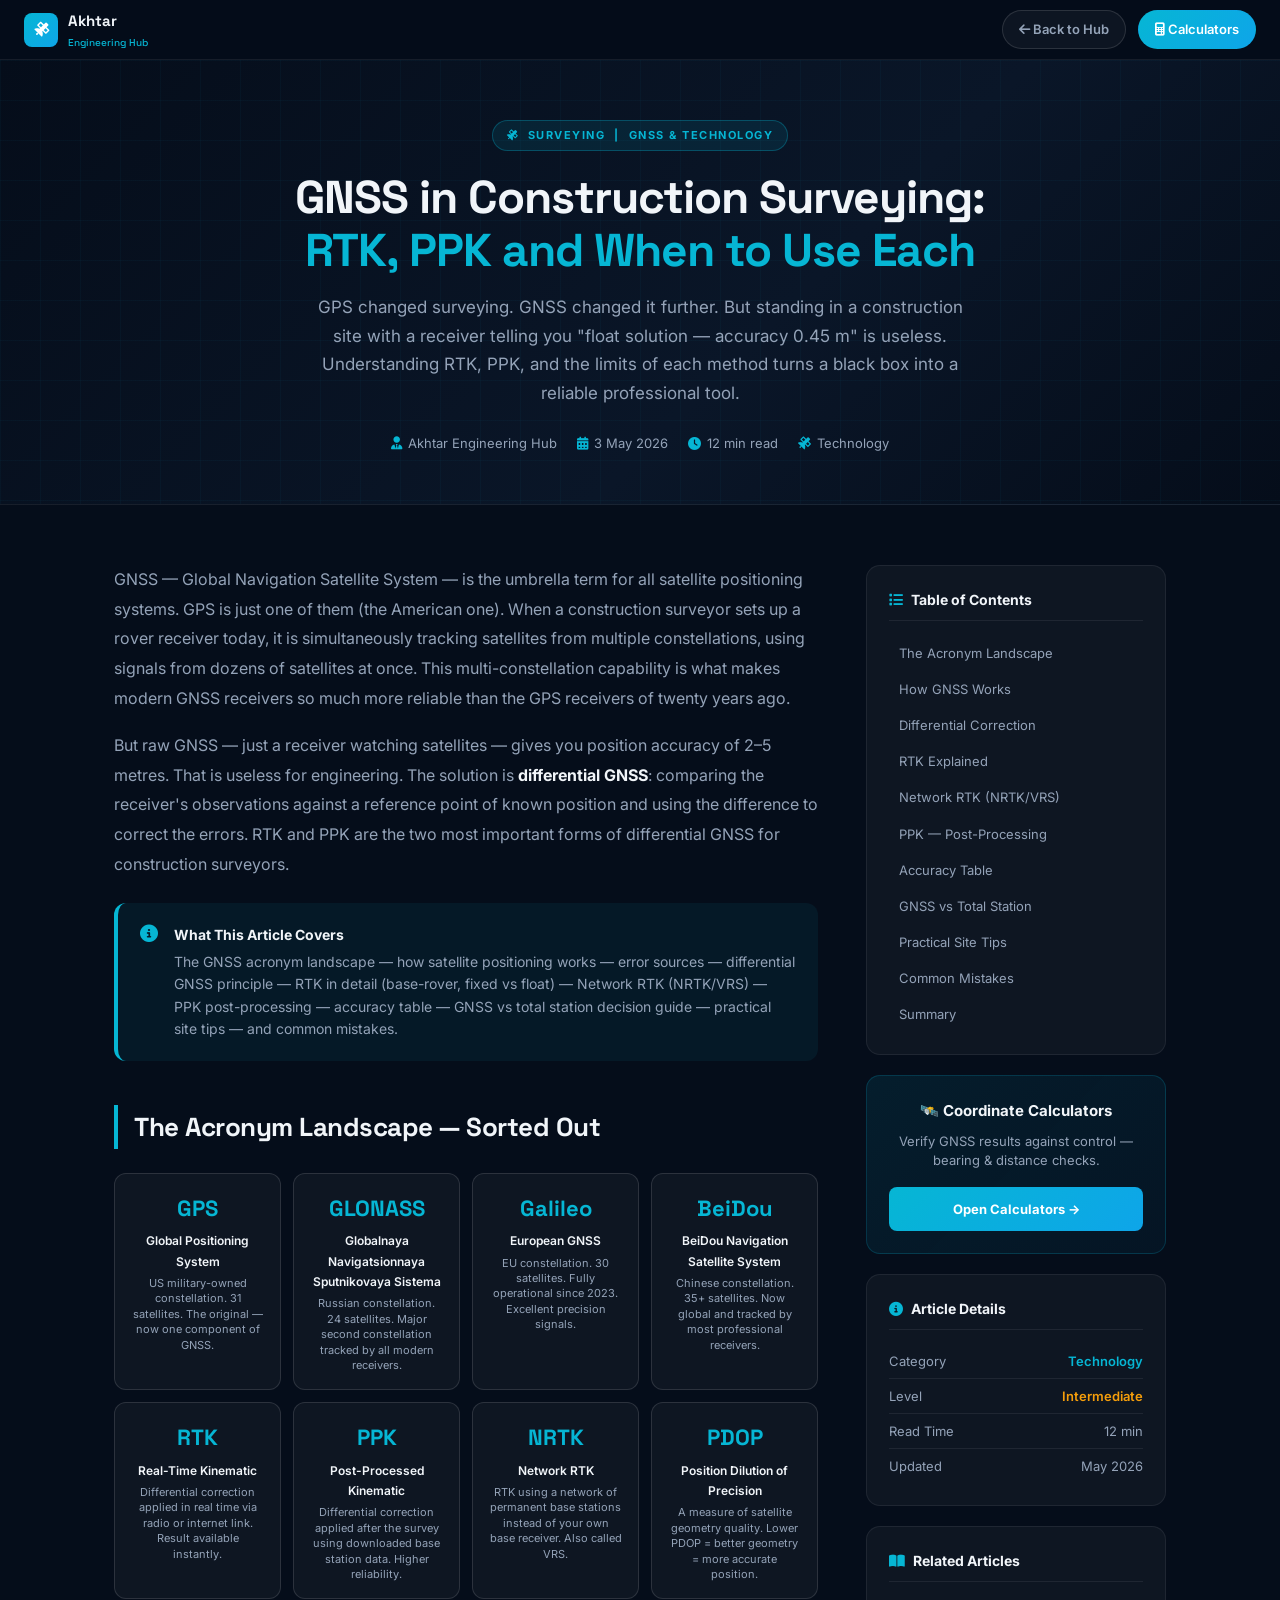
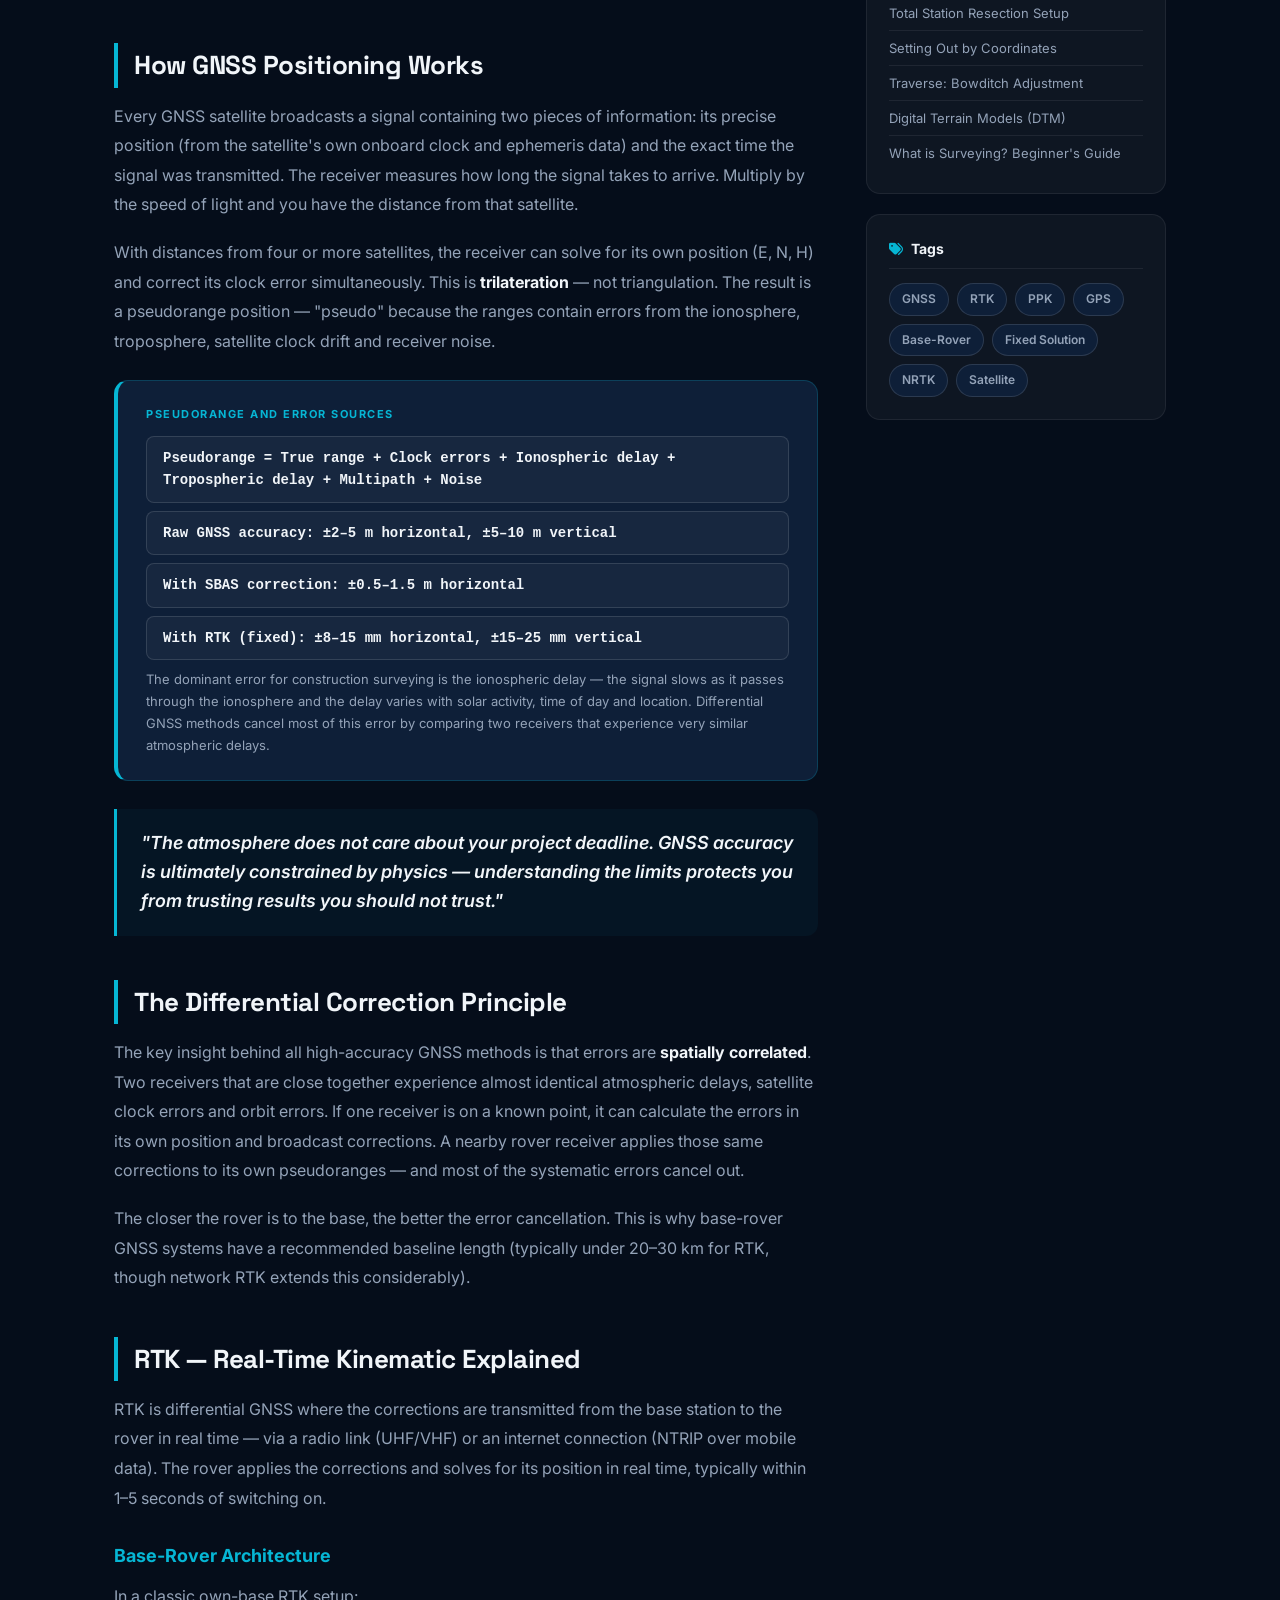
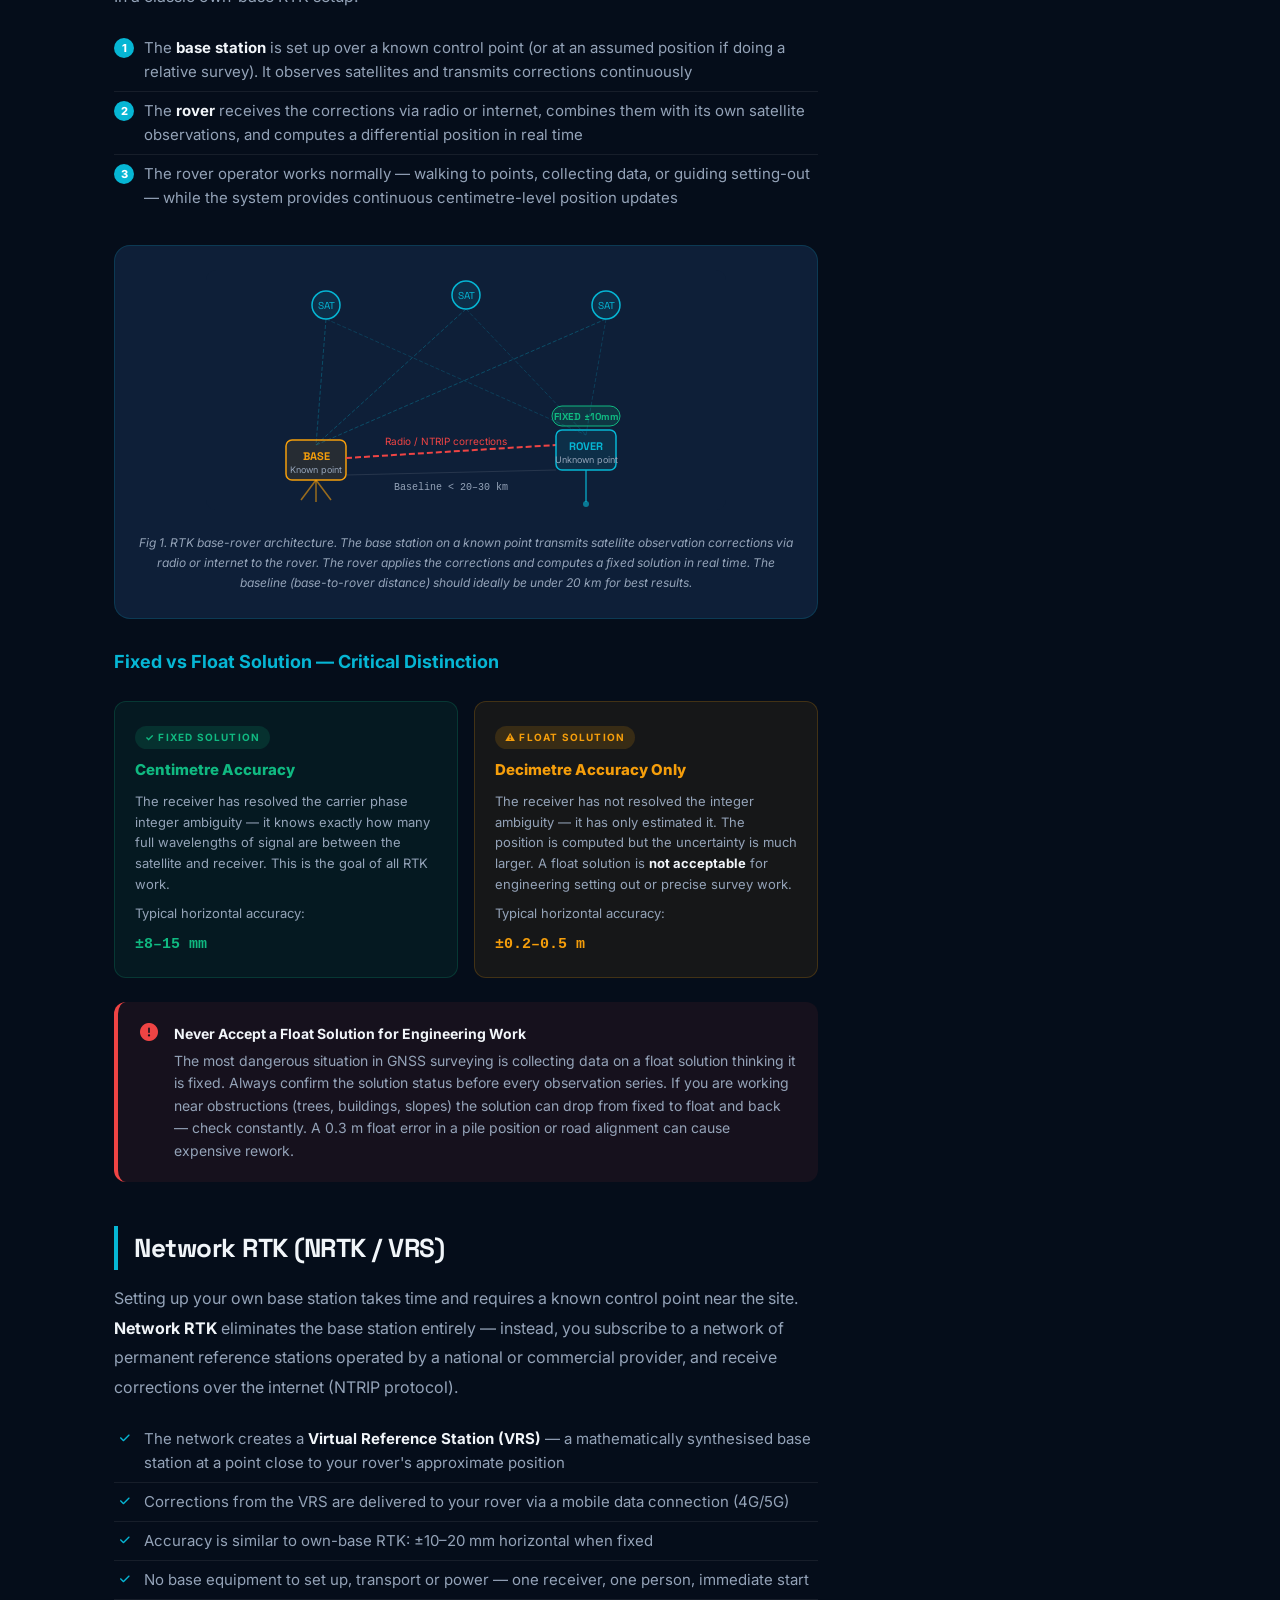
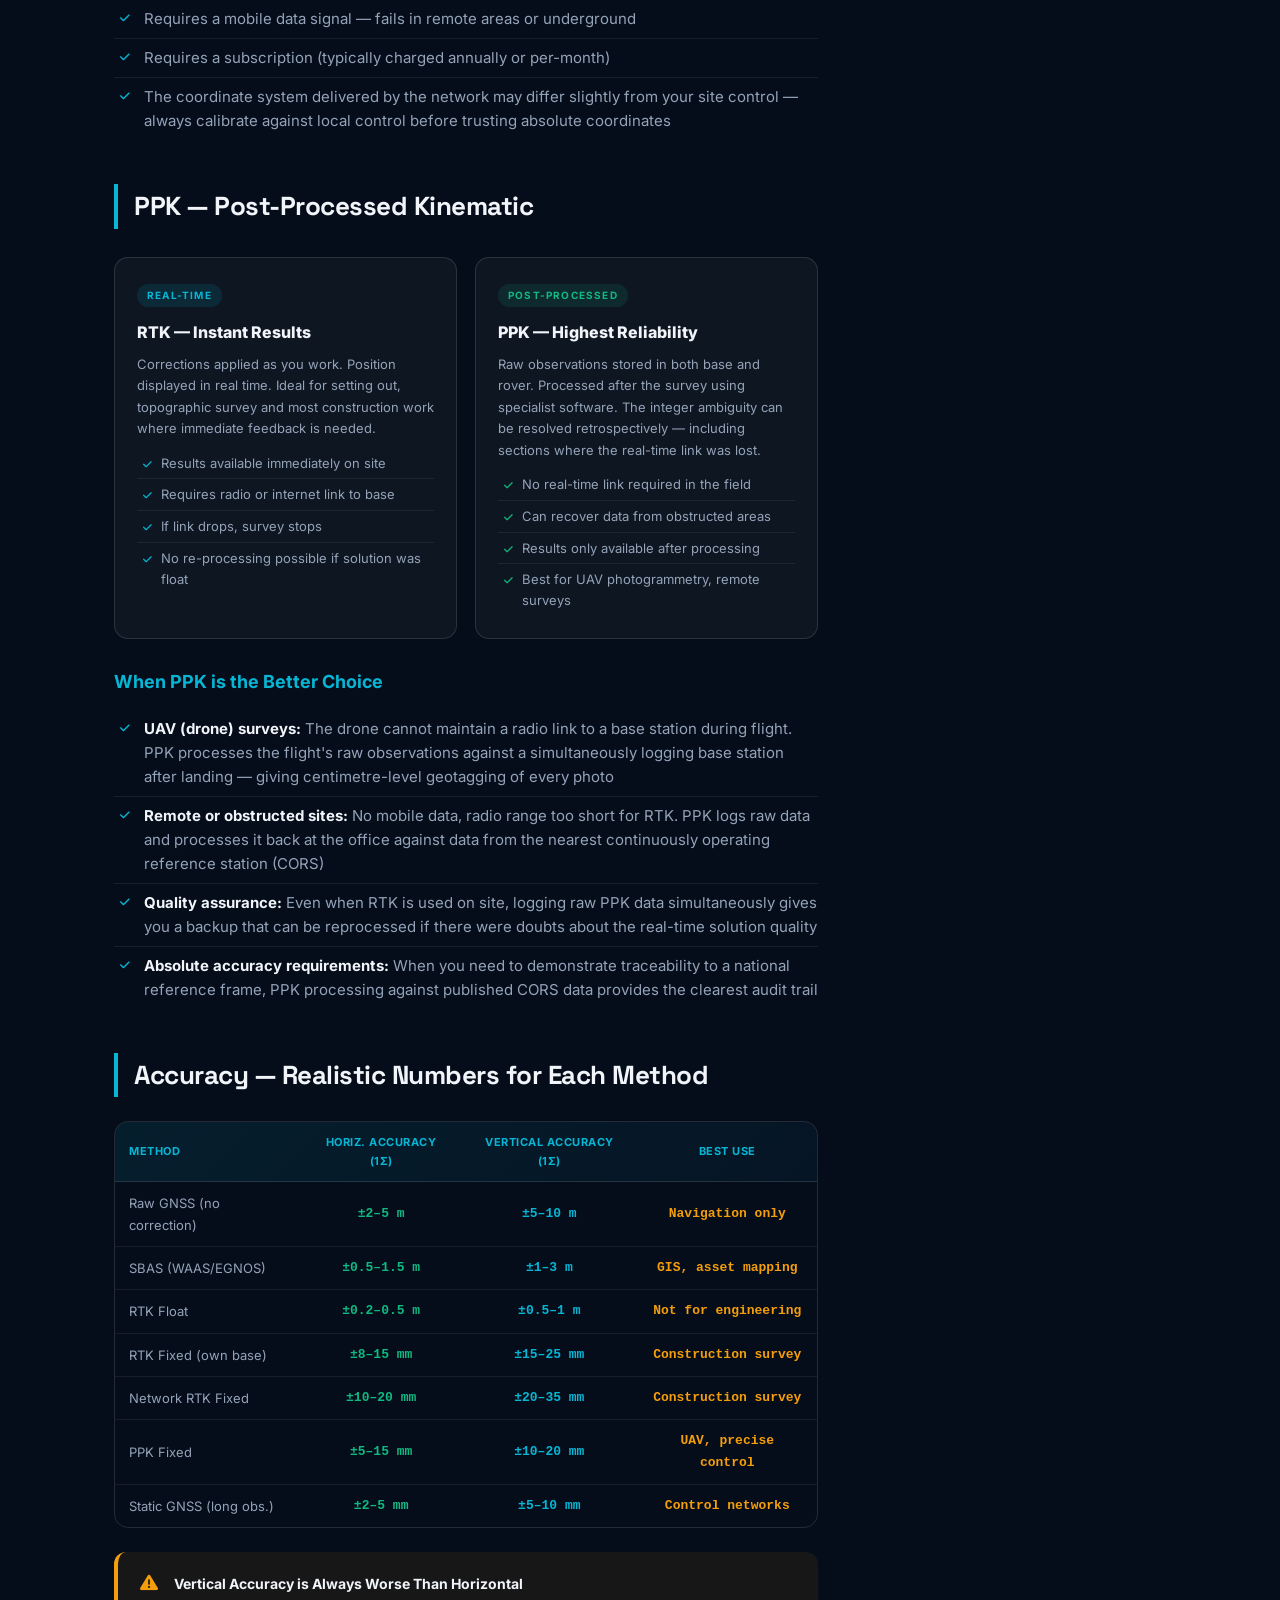
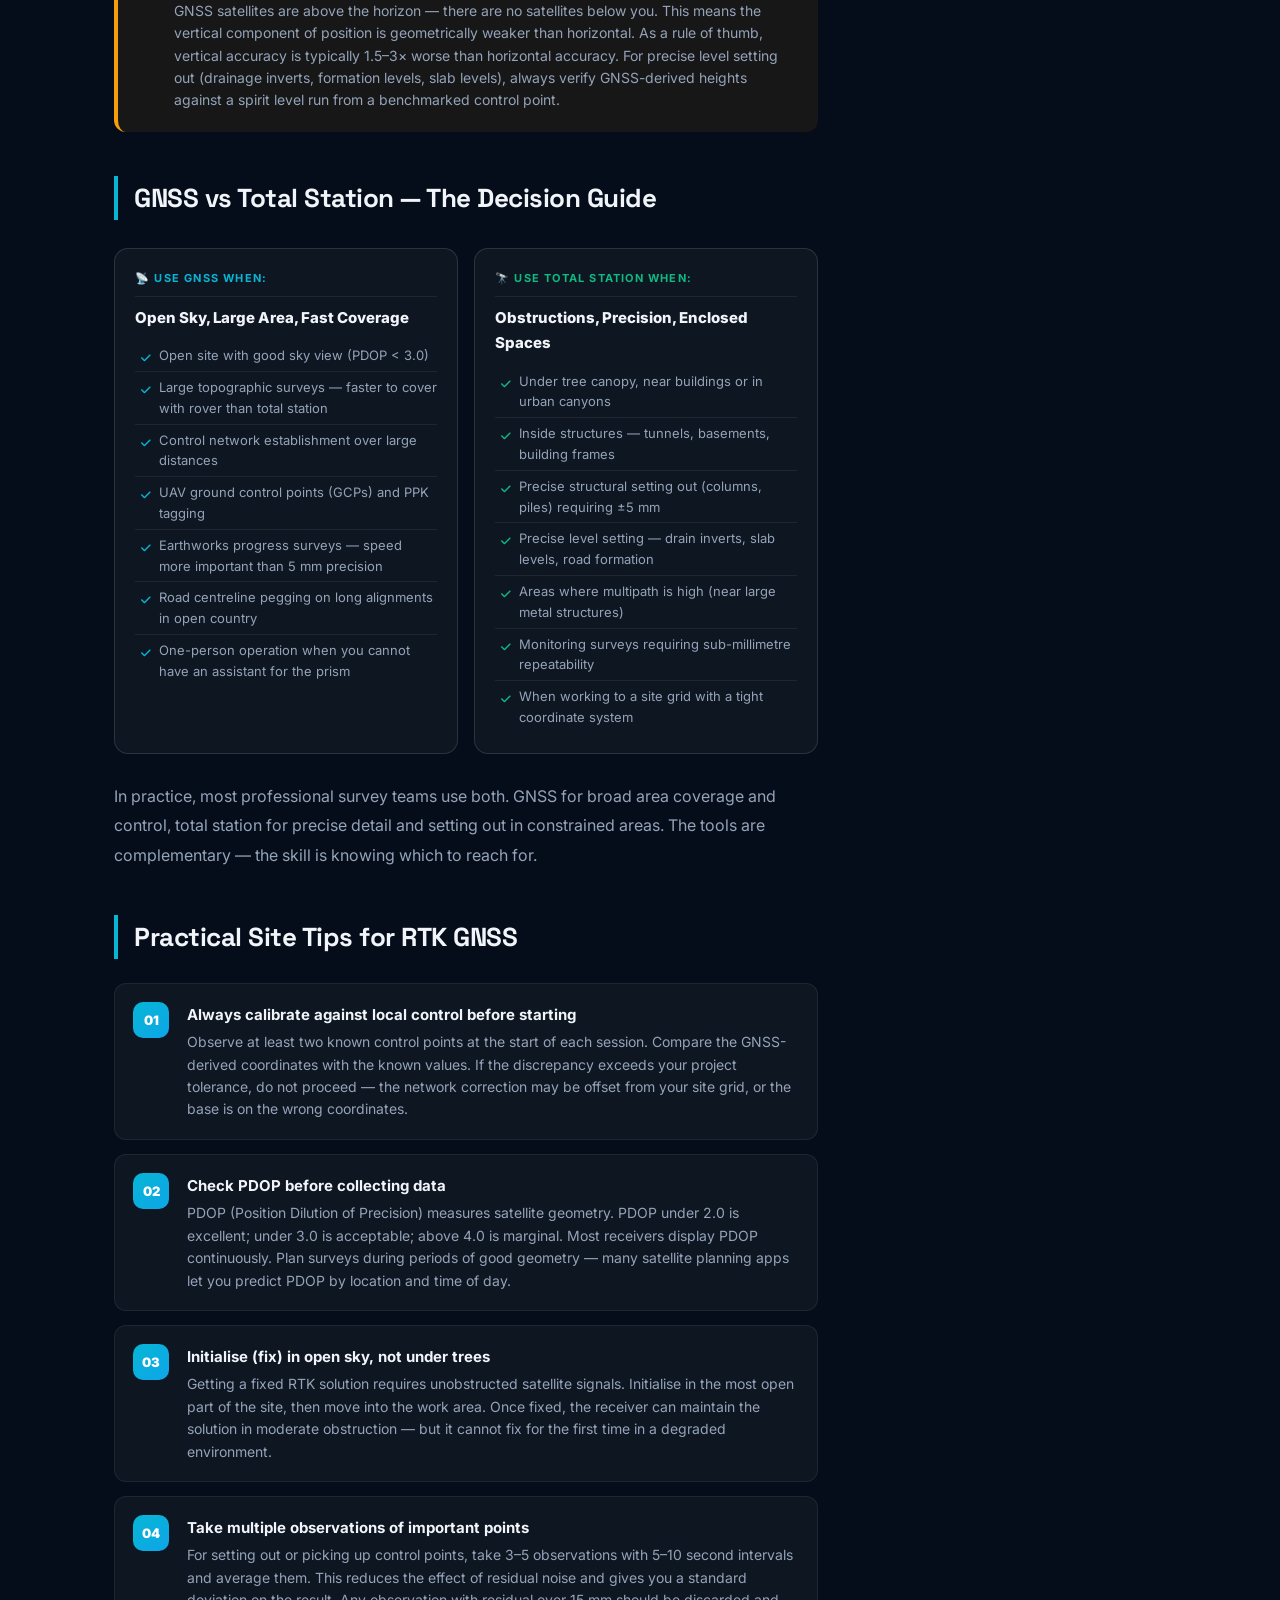
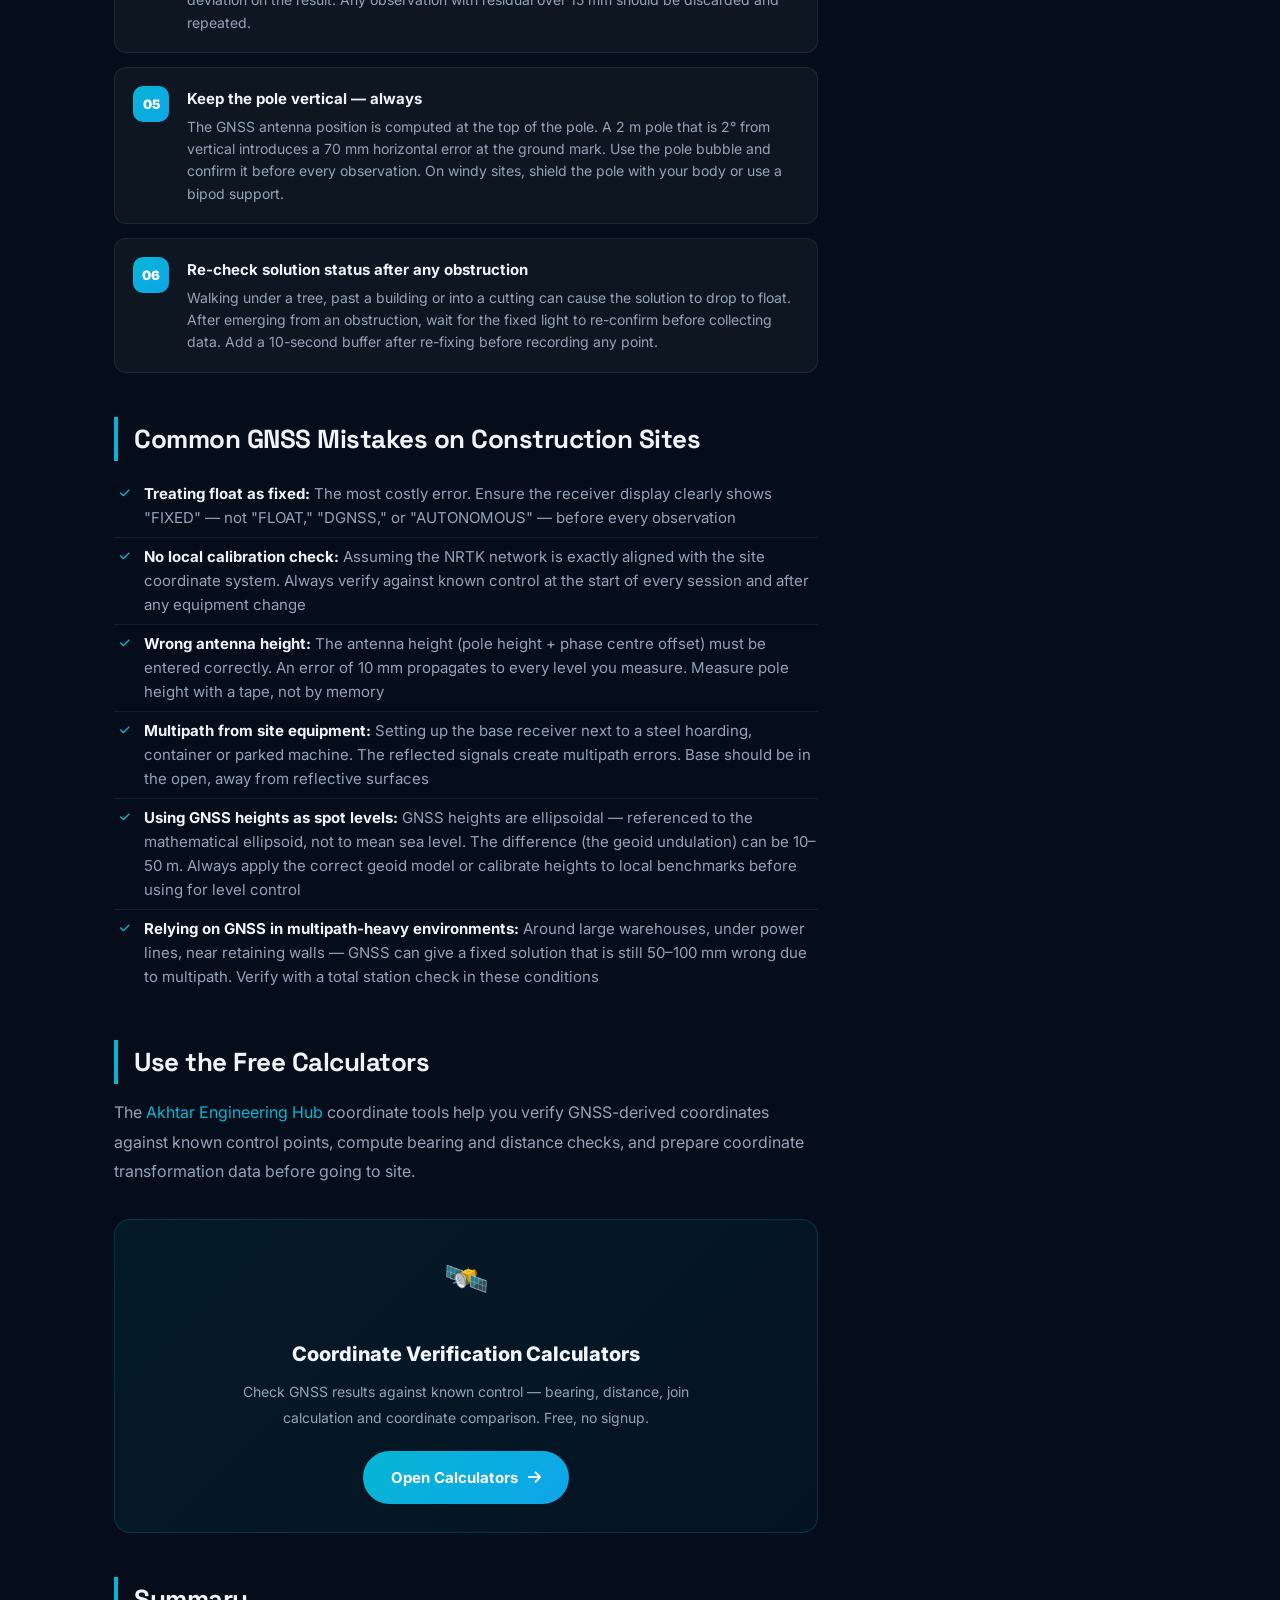
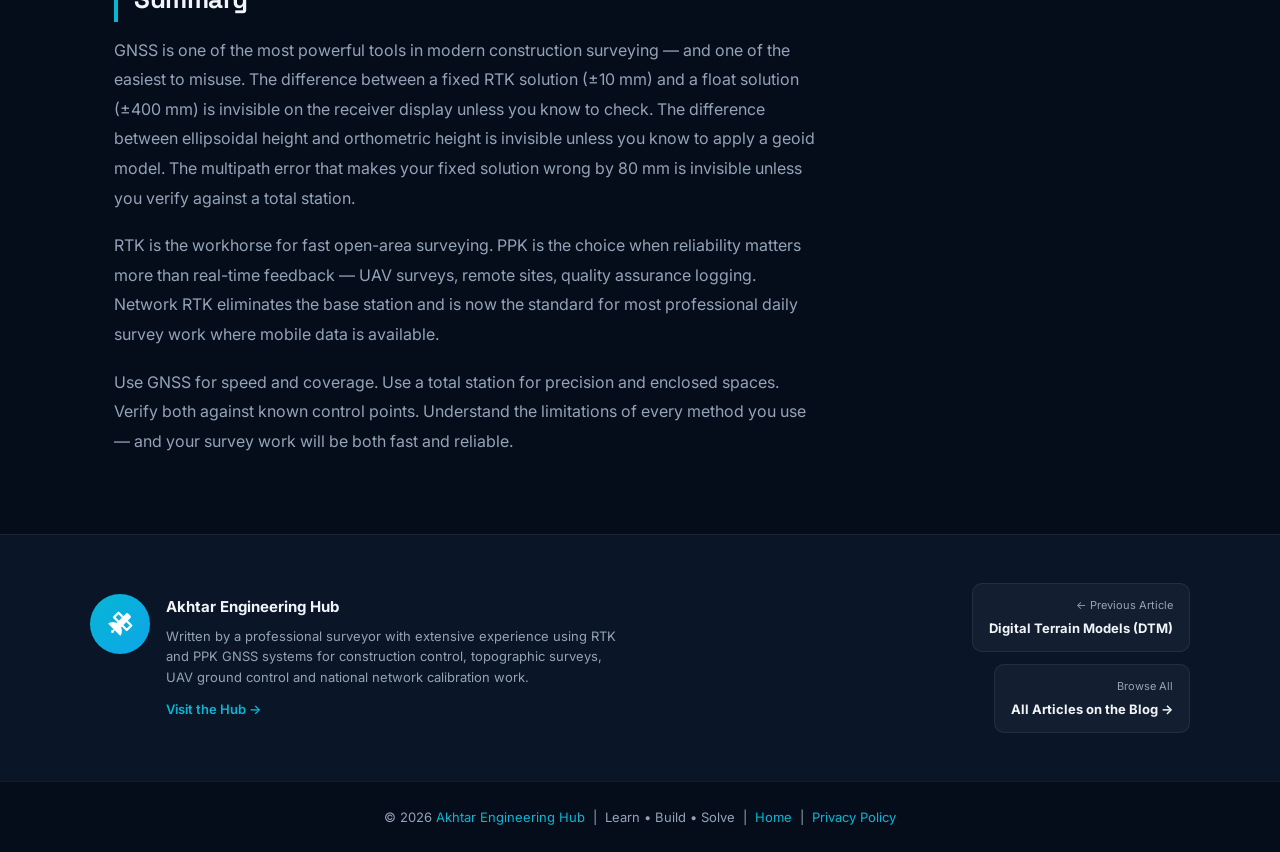
<file: gnss-rtk-ppk-construction.html>
<!DOCTYPE html>
<html lang="en">
<head>
<meta charset="UTF-8">
<meta name="viewport" content="width=device-width, initial-scale=1.0">

<title>GNSS in Construction Surveying: RTK, PPK and When to Use Each | Akhtar Engineering Hub</title>
<meta name="description" content="Complete guide to GNSS in construction surveying — how RTK works, base-rover architecture, fixed vs float solutions, PPK post-processing, accuracy expectations, GNSS vs total station trade-offs and practical site tips.">
<meta name="keywords" content="RTK GNSS surveying, PPK surveying, real time kinematic, post processed kinematic, GNSS construction, base rover GNSS, NRTK VRS, GNSS accuracy, GPS surveying, GNSS vs total station, differential GNSS">
<meta name="author" content="Akhtar Engineering Hub">
<meta name="robots" content="index, follow">
<link rel="canonical" href="https://akhtarengineeringhub.com/gnss-rtk-ppk-construction.html">

<meta property="og:type" content="article">
<meta property="og:url" content="https://akhtarengineeringhub.com/gnss-rtk-ppk-construction.html">
<meta property="og:title" content="GNSS in Construction Surveying: RTK, PPK and When to Use Each">
<meta property="og:description" content="RTK, PPK, NRTK — how GNSS positioning works, accuracy expectations, base-rover architecture and when to use GNSS vs total station.">
<meta property="og:site_name" content="Akhtar Engineering Hub">
<meta property="article:published_time" content="2026-05-03">
<meta property="article:section" content="Surveying">

<meta name="twitter:card" content="summary_large_image">
<meta name="twitter:title" content="GNSS in Construction Surveying: RTK, PPK and When to Use Each">
<meta name="twitter:description" content="Complete guide to RTK and PPK GNSS for construction surveying — how it works, accuracy, base-rover setup and when to use each method.">

<script type="application/ld+json">
{
  "@context":"https://schema.org",
  "@type":"Article",
  "headline":"GNSS in Construction Surveying: RTK, PPK and When to Use Each",
  "description":"Complete guide to GNSS in construction surveying — RTK, PPK, NRTK, accuracy, base-rover architecture and GNSS vs total station trade-offs.",
  "author":{"@type":"Person","name":"Akhtar Engineering Hub"},
  "publisher":{"@type":"Organization","name":"Akhtar Engineering Hub"},
  "datePublished":"2026-05-03",
  "dateModified":"2026-05-03",
  "mainEntityOfPage":{"@type":"WebPage","@id":"https://akhtarengineeringhub.com/gnss-rtk-ppk-construction.html"},
  "articleSection":"Surveying",
  "keywords":"RTK, PPK, GNSS, GPS, construction surveying, real-time kinematic, post-processed kinematic, base rover"
}
</script>

<link href="https://fonts.googleapis.com/css2?family=Inter:wght@300;400;500;600;700;800;900&family=Space+Grotesk:wght@400;600;700&display=swap" rel="stylesheet">
<link rel="stylesheet" href="https://cdnjs.cloudflare.com/ajax/libs/font-awesome/6.5.0/css/all.min.css">

<style>
*,*::before,*::after{margin:0;padding:0;box-sizing:border-box;}
:root{
  --bg:#050d1a;--bg2:#0a1628;--bg3:#0e1f38;
  --card:rgba(255,255,255,0.04);--border:rgba(255,255,255,0.07);
  --border2:rgba(255,255,255,0.12);--text:#f1f5f9;--text-sub:#94a3b8;
  --cyan:#06b6d4;--blue:#0ea5e9;--green:#10b981;--gold:#f59e0b;--red:#ef4444;--purple:#8b5cf6;
  --accent:#06b6d4;
  --nav-bg:rgba(5,13,26,0.95);
}
html{scroll-behavior:smooth;}
body{font-family:'Inter',sans-serif;background:var(--bg);color:var(--text);line-height:1.7;overflow-x:hidden;}
a{color:var(--accent);text-decoration:none;}
a:hover{text-decoration:underline;}
::-webkit-scrollbar{width:5px;}
::-webkit-scrollbar-thumb{background:var(--accent);border-radius:10px;}

.navbar{position:fixed;top:0;left:0;right:0;z-index:100;background:var(--nav-bg);backdrop-filter:blur(20px);border-bottom:1px solid var(--border);padding:0 24px;height:60px;display:flex;align-items:center;justify-content:space-between;}
.nav-brand{display:flex;align-items:center;gap:10px;text-decoration:none;}
.nav-icon{width:34px;height:34px;background:linear-gradient(135deg,var(--cyan),var(--blue));border-radius:8px;display:flex;align-items:center;justify-content:center;color:#fff;font-size:15px;}
.nav-title{font-family:'Space Grotesk',sans-serif;font-size:15px;font-weight:700;color:var(--text);}
.nav-title span{display:block;font-size:10px;color:var(--accent);font-weight:500;}
.nav-right{display:flex;gap:12px;align-items:center;}
.nav-link-btn{padding:7px 16px;border-radius:100px;font-size:13px;font-weight:600;background:var(--card);border:1px solid var(--border2);color:var(--text-sub);transition:all .2s;}
.nav-link-btn:hover{text-decoration:none;color:var(--text);}
.nav-link-btn.primary{background:linear-gradient(135deg,var(--cyan),var(--blue));color:#fff;border-color:transparent;}
.nav-link-btn.primary:hover{opacity:.9;text-decoration:none;}

.article-hero{margin-top:60px;padding:60px 24px 50px;background:linear-gradient(135deg,#050d1a 0%,#0a1628 60%,#050d1a 100%);border-bottom:1px solid var(--border);text-align:center;position:relative;overflow:hidden;}
.article-hero::before{content:'';position:absolute;inset:0;background-image:linear-gradient(rgba(6,182,212,0.04) 1px,transparent 1px),linear-gradient(90deg,rgba(6,182,212,0.04) 1px,transparent 1px);background-size:40px 40px;}
.article-hero-inner{position:relative;z-index:1;max-width:820px;margin:0 auto;}
.article-cat{display:inline-flex;align-items:center;gap:8px;background:rgba(6,182,212,0.1);border:1px solid rgba(6,182,212,0.3);color:var(--cyan);font-size:11px;font-weight:700;letter-spacing:1.5px;padding:5px 14px;border-radius:100px;margin-bottom:20px;text-transform:uppercase;}
.article-hero h1{font-family:'Space Grotesk',sans-serif;font-size:clamp(24px,5vw,46px);font-weight:800;line-height:1.15;letter-spacing:-1px;margin-bottom:16px;}
.article-hero h1 span{color:var(--cyan);}
.article-hero .intro{font-size:17px;color:var(--text-sub);max-width:660px;margin:0 auto 24px;line-height:1.7;}
.article-meta{display:flex;align-items:center;justify-content:center;gap:20px;flex-wrap:wrap;font-size:13px;color:var(--text-sub);}
.article-meta span{display:flex;align-items:center;gap:6px;}
.article-meta i{color:var(--cyan);}

.article-layout{max-width:1100px;margin:0 auto;padding:60px 24px;display:grid;grid-template-columns:1fr 300px;gap:48px;align-items:start;}
.article-body{min-width:0;}
.article-sidebar{position:sticky;top:80px;}

.article-body h2{font-family:'Space Grotesk',sans-serif;font-size:26px;font-weight:800;margin:44px 0 14px;color:var(--text);letter-spacing:-0.5px;border-left:4px solid var(--cyan);padding-left:16px;}
.article-body h3{font-size:18px;font-weight:700;margin:28px 0 10px;color:var(--cyan);}
.article-body p{font-size:16px;color:var(--text-sub);margin-bottom:18px;line-height:1.85;}
.article-body strong{color:var(--text);font-weight:700;}
.article-body ul,.article-body ol{margin:12px 0 20px 0;padding-left:0;list-style:none;}
.article-body ul li,.article-body ol li{font-size:15px;color:var(--text-sub);padding:7px 0 7px 30px;border-bottom:1px solid var(--border);position:relative;line-height:1.6;}
.article-body ul li::before{content:'\f00c';font-family:'Font Awesome 6 Free';font-weight:900;color:var(--cyan);font-size:11px;position:absolute;left:6px;top:10px;}
.article-body ol{counter-reset:olc;}
.article-body ol li{counter-increment:olc;}
.article-body ol li::before{content:counter(olc);background:var(--cyan);color:#fff;font-size:11px;font-weight:800;width:20px;height:20px;border-radius:50%;display:flex;align-items:center;justify-content:center;position:absolute;left:0;top:9px;}
.article-body li:last-child{border-bottom:none;}

.callout{border-radius:12px;padding:20px 22px;margin:24px 0;display:flex;gap:16px;align-items:flex-start;}
.callout.info{background:rgba(6,182,212,0.07);border-left:4px solid var(--cyan);}
.callout.tip{background:rgba(16,185,129,0.07);border-left:4px solid var(--green);}
.callout.warn{background:rgba(245,158,11,0.07);border-left:4px solid var(--gold);}
.callout.danger{background:rgba(239,68,68,0.07);border-left:4px solid var(--red);}
.callout i{font-size:18px;margin-top:2px;flex-shrink:0;}
.callout.info i{color:var(--cyan);}
.callout.tip i{color:var(--green);}
.callout.warn i{color:var(--gold);}
.callout.danger i{color:var(--red);}
.callout-body strong{display:block;font-size:14px;font-weight:700;color:var(--text);margin-bottom:4px;}
.callout-body p{font-size:14px;color:var(--text-sub);margin:0;line-height:1.6;}

.pull-quote{border-left:3px solid var(--cyan);background:rgba(6,182,212,0.05);border-radius:0 12px 12px 0;padding:20px 24px;margin:28px 0;font-size:18px;font-style:italic;font-weight:600;color:var(--text);line-height:1.6;}

.kc{display:inline;background:rgba(6,182,212,0.12);border:1px solid rgba(6,182,212,0.3);border-radius:5px;padding:1px 8px;font-size:14px;font-weight:700;color:var(--cyan);}
.kg{display:inline;background:rgba(16,185,129,0.12);border:1px solid rgba(16,185,129,0.3);border-radius:5px;padding:1px 8px;font-size:14px;font-weight:700;color:var(--green);}
.ko{display:inline;background:rgba(245,158,11,0.12);border:1px solid rgba(245,158,11,0.3);border-radius:5px;padding:1px 8px;font-size:14px;font-weight:700;color:var(--gold);}
.kr{display:inline;background:rgba(239,68,68,0.12);border:1px solid rgba(239,68,68,0.3);border-radius:5px;padding:1px 8px;font-size:14px;font-weight:700;color:var(--red);}
.kp{display:inline;background:rgba(139,92,246,0.12);border:1px solid rgba(139,92,246,0.3);border-radius:5px;padding:1px 8px;font-size:14px;font-weight:700;color:var(--purple);}

.formula-block{background:var(--bg3);border:1px solid rgba(6,182,212,0.22);border-radius:14px;padding:24px 28px;margin:24px 0;border-left:4px solid var(--cyan);}
.formula-block .fl{font-size:11px;font-weight:700;color:var(--cyan);letter-spacing:1.5px;text-transform:uppercase;margin-bottom:12px;}
.formula-block code{font-family:'Courier New',monospace;font-size:14px;font-weight:700;color:var(--text);background:rgba(255,255,255,0.04);border:1px solid var(--border2);border-radius:8px;padding:10px 16px;margin-bottom:8px;display:block;line-height:1.6;}
.formula-block .fn{font-size:13px;color:var(--text-sub);margin-top:6px;}

/* GNSS acronym banner */
.acronym-grid{display:grid;grid-template-columns:repeat(auto-fill,minmax(160px,1fr));gap:12px;margin:24px 0;}
.acronym-card{background:var(--card);border:1px solid var(--border2);border-radius:12px;padding:16px;text-align:center;}
.ac-short{font-family:'Space Grotesk',sans-serif;font-size:22px;font-weight:900;color:var(--cyan);margin-bottom:4px;}
.ac-full{font-size:12px;font-weight:600;color:var(--text);margin-bottom:4px;}
.ac-desc{font-size:11px;color:var(--text-sub);line-height:1.4;}

/* Architecture diagram */
.diagram-wrap{background:var(--bg3);border:1px solid rgba(6,182,212,0.18);border-radius:16px;padding:24px;margin:28px 0;text-align:center;}
.diagram-wrap .dc{font-size:12px;color:var(--text-sub);margin-top:14px;font-style:italic;}

/* RTK vs PPK comparison */
.method-grid{display:grid;grid-template-columns:1fr 1fr;gap:18px;margin:28px 0;}
.method-card{background:var(--card);border:1px solid var(--border2);border-radius:14px;padding:22px;transition:all .2s;}
.method-card:hover{border-color:rgba(6,182,212,0.3);}
.method-card .mc-badge{display:inline-block;font-size:10px;font-weight:700;letter-spacing:1.2px;text-transform:uppercase;padding:3px 10px;border-radius:100px;margin-bottom:12px;}
.method-card.rtk .mc-badge{background:rgba(6,182,212,0.12);color:var(--cyan);}
.method-card.ppk .mc-badge{background:rgba(16,185,129,0.12);color:var(--green);}
.method-card h4{font-size:16px;font-weight:800;color:var(--text);margin-bottom:8px;}
.method-card p{font-size:13px;color:var(--text-sub);line-height:1.65;margin-bottom:8px;}
.method-card ul{margin:0;}
.method-card ul li{font-size:13px;padding:5px 0 5px 24px;border-bottom:1px solid var(--border);}
.method-card ul li:last-child{border-bottom:none;}
.method-card ul li::before{font-size:10px;top:8px;}
.method-card.rtk ul li::before{color:var(--cyan);}
.method-card.ppk ul li::before{color:var(--green);}

/* Accuracy table */
.acc-wrap{overflow-x:auto;border-radius:14px;border:1px solid var(--border2);margin:24px 0;}
.acc-table{width:100%;border-collapse:collapse;font-size:13px;min-width:500px;}
.acc-table thead tr{background:linear-gradient(135deg,rgba(6,182,212,0.1),rgba(14,165,233,0.05));}
.acc-table th{padding:11px 14px;text-align:left;font-weight:700;font-size:11px;letter-spacing:0.5px;text-transform:uppercase;color:var(--cyan);border-bottom:1px solid var(--border2);}
.acc-table th:nth-child(2),.acc-table th:nth-child(3),.acc-table th:nth-child(4){text-align:center;}
.acc-table td{padding:10px 14px;border-bottom:1px solid var(--border);color:var(--text-sub);font-size:13px;}
.acc-table td:nth-child(2),.acc-table td:nth-child(3),.acc-table td:nth-child(4){text-align:center;font-family:'Courier New',monospace;font-weight:700;}
.acc-table td:nth-child(2){color:var(--green);}
.acc-table td:nth-child(3){color:var(--cyan);}
.acc-table td:nth-child(4){color:var(--gold);}
.acc-table tr:last-child td{border-bottom:none;}
.acc-table tr:hover td{background:rgba(6,182,212,0.03);}

/* Use-case decision grid */
.decision-grid{display:grid;grid-template-columns:1fr 1fr;gap:16px;margin:28px 0;}
.decision-card{background:var(--card);border:1px solid var(--border2);border-radius:14px;padding:20px;}
.decision-card .dc-head{font-size:11px;font-weight:700;letter-spacing:1.2px;text-transform:uppercase;margin-bottom:8px;padding-bottom:8px;border-bottom:1px solid var(--border);}
.decision-card.use-gnss .dc-head{color:var(--cyan);}
.decision-card.use-ts .dc-head{color:var(--green);}
.decision-card h4{font-size:15px;font-weight:800;color:var(--text);margin-bottom:10px;}
.decision-card ul{margin:0;}
.decision-card ul li{font-size:13px;padding:5px 0 5px 24px;border-bottom:1px solid var(--border);}
.decision-card ul li:last-child{border-bottom:none;}
.decision-card.use-gnss ul li::before{color:var(--cyan);}
.decision-card.use-ts ul li::before{color:var(--green);}

/* Fixed vs Float */
.solution-cards{display:grid;grid-template-columns:1fr 1fr;gap:16px;margin:24px 0;}
.sol-card{border-radius:12px;padding:20px;}
.sol-card.fixed{background:rgba(16,185,129,0.07);border:1px solid rgba(16,185,129,0.2);}
.sol-card.float{background:rgba(245,158,11,0.07);border:1px solid rgba(245,158,11,0.2);}
.sol-card .sol-badge{font-size:10px;font-weight:700;letter-spacing:1.2px;text-transform:uppercase;margin-bottom:8px;display:inline-block;padding:3px 10px;border-radius:100px;}
.sol-card.fixed .sol-badge{background:rgba(16,185,129,0.15);color:var(--green);}
.sol-card.float .sol-badge{background:rgba(245,158,11,0.15);color:var(--gold);}
.sol-card h4{font-size:15px;font-weight:800;margin-bottom:8px;}
.sol-card.fixed h4{color:var(--green);}
.sol-card.float h4{color:var(--gold);}
.sol-card p{font-size:13px;color:var(--text-sub);line-height:1.6;margin-bottom:8px;}
.sol-card .sol-acc{font-family:'Courier New',monospace;font-size:15px;font-weight:800;}
.sol-card.fixed .sol-acc{color:var(--green);}
.sol-card.float .sol-acc{color:var(--gold);}

/* Steps */
.steps{margin:24px 0;}
.step{display:flex;gap:18px;margin-bottom:14px;align-items:flex-start;background:var(--card);border:1px solid var(--border);border-radius:12px;padding:18px;transition:all .2s;}
.step:hover{border-color:var(--border2);}
.step-num{min-width:36px;height:36px;background:linear-gradient(135deg,var(--cyan),var(--blue));border-radius:10px;display:flex;align-items:center;justify-content:center;font-weight:900;font-size:13px;color:#fff;flex-shrink:0;}
.step-body strong{display:block;font-size:15px;font-weight:700;color:var(--text);margin-bottom:4px;}
.step-body p{font-size:14px;color:var(--text-sub);margin:0;line-height:1.6;}

/* Sidebar */
.sidebar-card{background:var(--card);border:1px solid var(--border);border-radius:14px;padding:22px;margin-bottom:20px;}
.sidebar-card h4{font-size:14px;font-weight:700;color:var(--text);margin-bottom:14px;padding-bottom:8px;border-bottom:1px solid var(--border);display:flex;align-items:center;gap:8px;}
.sidebar-card h4 i{color:var(--cyan);}
.toc-list{list-style:none;}
.toc-list li{padding:0;border:none;}
.toc-list li::before{display:none;}
.toc-list li a{display:block;font-size:13px;color:var(--text-sub);padding:7px 10px;border-radius:6px;transition:all .2s;}
.toc-list li a:hover{background:rgba(6,182,212,0.08);color:var(--cyan);text-decoration:none;}
.related-list{list-style:none;}
.related-list li{padding:0;border:none;}
.related-list li::before{display:none;}
.related-list li a{display:block;font-size:13px;color:var(--text-sub);padding:8px 0;border-bottom:1px solid var(--border);line-height:1.4;transition:color .2s;}
.related-list li:last-child a{border-bottom:none;}
.related-list li a:hover{color:var(--cyan);text-decoration:none;}
.sidebar-cta{background:linear-gradient(135deg,rgba(6,182,212,0.1),rgba(14,165,233,0.05));border:1px solid rgba(6,182,212,0.2);border-radius:14px;padding:22px;margin-bottom:20px;text-align:center;}
.sidebar-cta h4{font-size:15px;font-weight:700;margin-bottom:8px;}
.sidebar-cta p{font-size:13px;color:var(--text-sub);margin-bottom:16px;line-height:1.5;}
.sidebar-cta a{display:block;background:linear-gradient(135deg,var(--cyan),var(--blue));color:#fff;font-size:13px;font-weight:700;padding:11px;border-radius:8px;text-decoration:none;}
.sidebar-cta a:hover{opacity:.9;}
.tag-cloud{display:flex;flex-wrap:wrap;gap:8px;}
.tag-pill{padding:5px 12px;border-radius:100px;font-size:12px;font-weight:600;background:var(--bg3);border:1px solid var(--border2);color:var(--text-sub);}

.progress-bar{position:fixed;top:60px;left:0;height:3px;background:linear-gradient(90deg,var(--cyan),var(--blue));z-index:200;transition:width .1s;}
.back-top{position:fixed;bottom:24px;right:24px;width:44px;height:44px;background:var(--cyan);border-radius:50%;display:flex;align-items:center;justify-content:center;color:#fff;font-size:16px;cursor:pointer;box-shadow:0 4px 20px rgba(6,182,212,0.4);opacity:0;transition:all .3s;z-index:200;border:none;}
.back-top.show{opacity:1;}

.article-footer{background:var(--bg2);border-top:1px solid var(--border);padding:48px 24px;}
.article-footer-inner{max-width:1100px;margin:0 auto;display:grid;grid-template-columns:1fr 1fr;gap:32px;align-items:center;}
.author-card{display:flex;gap:16px;align-items:flex-start;}
.author-avatar{width:60px;height:60px;background:linear-gradient(135deg,var(--cyan),var(--blue));border-radius:50%;display:flex;align-items:center;justify-content:center;font-size:24px;color:#fff;flex-shrink:0;}
.author-info h4{font-size:15px;font-weight:700;margin-bottom:6px;}
.author-info p{font-size:13px;color:var(--text-sub);line-height:1.6;}
.author-info a{font-size:13px;font-weight:600;margin-top:10px;display:inline-block;color:var(--cyan);}
.nav-articles{display:flex;flex-direction:column;gap:12px;align-items:flex-end;}
.nav-article-link{display:flex;flex-direction:column;align-items:flex-end;text-align:right;padding:12px 16px;background:var(--card);border:1px solid var(--border);border-radius:10px;text-decoration:none;transition:all .2s;}
.nav-article-link:hover{border-color:var(--cyan);text-decoration:none;}
.nav-article-link span{font-size:11px;color:var(--text-sub);}
.nav-article-link strong{font-size:13px;color:var(--text);margin-top:2px;}

.page-footer{background:var(--bg);border-top:1px solid var(--border);padding:24px;text-align:center;font-size:13px;color:var(--text-sub);}
.page-footer a{color:var(--cyan);}

@media(max-width:900px){
  .article-layout{grid-template-columns:1fr;}
  .article-sidebar{display:none;}
  .article-footer-inner{grid-template-columns:1fr;}
  .nav-articles{align-items:flex-start;}
  .nav-article-link{align-items:flex-start;text-align:left;}
  .method-grid,.decision-grid,.solution-cards{grid-template-columns:1fr;}
}
@media(max-width:580px){.article-meta{gap:12px;}}
</style>
</head>
<body>

<div class="progress-bar" id="progressBar"></div>

<header class="navbar">
  <a href="index.html" class="nav-brand">
    <div class="nav-icon"><i class="fas fa-satellite"></i></div>
    <div class="nav-title">Akhtar<span>Engineering Hub</span></div>
  </a>
  <div class="nav-right">
    <a href="index.html" class="nav-link-btn"><i class="fas fa-arrow-left"></i> Back to Hub</a>
    <a href="index.html" class="nav-link-btn primary"><i class="fas fa-calculator"></i> Calculators</a>
  </div>
</header>

<div class="article-hero">
  <div class="article-hero-inner">
    <div class="article-cat"><i class="fas fa-satellite"></i> Surveying &nbsp;|&nbsp; GNSS &amp; Technology</div>
    <h1>GNSS in Construction Surveying:<br><span>RTK, PPK and When to Use Each</span></h1>
    <p class="intro">GPS changed surveying. GNSS changed it further. But standing in a construction site with a receiver telling you "float solution — accuracy 0.45 m" is useless. Understanding RTK, PPK, and the limits of each method turns a black box into a reliable professional tool.</p>
    <div class="article-meta">
      <span><i class="fas fa-user-tie"></i> Akhtar Engineering Hub</span>
      <span><i class="fas fa-calendar-alt"></i> 3 May 2026</span>
      <span><i class="fas fa-clock"></i> 12 min read</span>
      <span><i class="fas fa-satellite"></i> Technology</span>
    </div>
  </div>
</div>

<div class="article-layout">
<article class="article-body">

  <p>GNSS — Global Navigation Satellite System — is the umbrella term for all satellite positioning systems. GPS is just one of them (the American one). When a construction surveyor sets up a rover receiver today, it is simultaneously tracking satellites from multiple constellations, using signals from dozens of satellites at once. This multi-constellation capability is what makes modern GNSS receivers so much more reliable than the GPS receivers of twenty years ago.</p>

  <p>But raw GNSS — just a receiver watching satellites — gives you position accuracy of 2–5 metres. That is useless for engineering. The solution is <strong>differential GNSS</strong>: comparing the receiver's observations against a reference point of known position and using the difference to correct the errors. RTK and PPK are the two most important forms of differential GNSS for construction surveyors.</p>

  <div class="callout info">
    <i class="fas fa-info-circle"></i>
    <div class="callout-body">
      <strong>What This Article Covers</strong>
      <p>The GNSS acronym landscape &mdash; how satellite positioning works &mdash; error sources &mdash; differential GNSS principle &mdash; RTK in detail (base-rover, fixed vs float) &mdash; Network RTK (NRTK/VRS) &mdash; PPK post-processing &mdash; accuracy table &mdash; GNSS vs total station decision guide &mdash; practical site tips &mdash; and common mistakes.</p>
    </div>
  </div>

  <!-- SECTION 1 -->
  <h2 id="acronyms">The Acronym Landscape — Sorted Out</h2>

  <div class="acronym-grid">
    <div class="acronym-card">
      <div class="ac-short">GPS</div>
      <div class="ac-full">Global Positioning System</div>
      <div class="ac-desc">US military-owned constellation. 31 satellites. The original — now one component of GNSS.</div>
    </div>
    <div class="acronym-card">
      <div class="ac-short">GLONASS</div>
      <div class="ac-full">Globalnaya Navigatsionnaya Sputnikovaya Sistema</div>
      <div class="ac-desc">Russian constellation. 24 satellites. Major second constellation tracked by all modern receivers.</div>
    </div>
    <div class="acronym-card">
      <div class="ac-short">Galileo</div>
      <div class="ac-full">European GNSS</div>
      <div class="ac-desc">EU constellation. 30 satellites. Fully operational since 2023. Excellent precision signals.</div>
    </div>
    <div class="acronym-card">
      <div class="ac-short">BeiDou</div>
      <div class="ac-full">BeiDou Navigation Satellite System</div>
      <div class="ac-desc">Chinese constellation. 35+ satellites. Now global and tracked by most professional receivers.</div>
    </div>
    <div class="acronym-card">
      <div class="ac-short">RTK</div>
      <div class="ac-full">Real-Time Kinematic</div>
      <div class="ac-desc">Differential correction applied in real time via radio or internet link. Result available instantly.</div>
    </div>
    <div class="acronym-card">
      <div class="ac-short">PPK</div>
      <div class="ac-full">Post-Processed Kinematic</div>
      <div class="ac-desc">Differential correction applied after the survey using downloaded base station data. Higher reliability.</div>
    </div>
    <div class="acronym-card">
      <div class="ac-short">NRTK</div>
      <div class="ac-full">Network RTK</div>
      <div class="ac-desc">RTK using a network of permanent base stations instead of your own base receiver. Also called VRS.</div>
    </div>
    <div class="acronym-card">
      <div class="ac-short">PDOP</div>
      <div class="ac-full">Position Dilution of Precision</div>
      <div class="ac-desc">A measure of satellite geometry quality. Lower PDOP = better geometry = more accurate position.</div>
    </div>
  </div>

  <!-- SECTION 2 -->
  <h2 id="how-it-works">How GNSS Positioning Works</h2>

  <p>Every GNSS satellite broadcasts a signal containing two pieces of information: its precise position (from the satellite's own onboard clock and ephemeris data) and the exact time the signal was transmitted. The receiver measures how long the signal takes to arrive. Multiply by the speed of light and you have the distance from that satellite.</p>

  <p>With distances from four or more satellites, the receiver can solve for its own position (E, N, H) and correct its clock error simultaneously. This is <strong>trilateration</strong> — not triangulation. The result is a pseudorange position — "pseudo" because the ranges contain errors from the ionosphere, troposphere, satellite clock drift and receiver noise.</p>

  <div class="formula-block">
    <div class="fl">Pseudorange and Error Sources</div>
    <code>Pseudorange  =  True range + Clock errors + Ionospheric delay + Tropospheric delay + Multipath + Noise</code>
    <code>Raw GNSS accuracy: ±2–5 m horizontal, ±5–10 m vertical</code>
    <code>With SBAS correction: ±0.5–1.5 m horizontal</code>
    <code>With RTK (fixed): ±8–15 mm horizontal, ±15–25 mm vertical</code>
    <div class="fn">The dominant error for construction surveying is the ionospheric delay — the signal slows as it passes through the ionosphere and the delay varies with solar activity, time of day and location. Differential GNSS methods cancel most of this error by comparing two receivers that experience very similar atmospheric delays.</div>
  </div>

  <div class="pull-quote">
    "The atmosphere does not care about your project deadline. GNSS accuracy is ultimately constrained by physics — understanding the limits protects you from trusting results you should not trust."
  </div>

  <!-- SECTION 3 -->
  <h2 id="differential">The Differential Correction Principle</h2>

  <p>The key insight behind all high-accuracy GNSS methods is that errors are <strong>spatially correlated</strong>. Two receivers that are close together experience almost identical atmospheric delays, satellite clock errors and orbit errors. If one receiver is on a known point, it can calculate the errors in its own position and broadcast corrections. A nearby rover receiver applies those same corrections to its own pseudoranges — and most of the systematic errors cancel out.</p>

  <p>The closer the rover is to the base, the better the error cancellation. This is why base-rover GNSS systems have a recommended baseline length (typically under 20–30 km for RTK, though network RTK extends this considerably).</p>

  <!-- SECTION 4 -->
  <h2 id="rtk">RTK — Real-Time Kinematic Explained</h2>

  <p>RTK is differential GNSS where the corrections are transmitted from the base station to the rover in real time — via a radio link (UHF/VHF) or an internet connection (NTRIP over mobile data). The rover applies the corrections and solves for its position in real time, typically within 1–5 seconds of switching on.</p>

  <h3>Base-Rover Architecture</h3>

  <p>In a classic own-base RTK setup:</p>

  <ol>
    <li>The <strong>base station</strong> is set up over a known control point (or at an assumed position if doing a relative survey). It observes satellites and transmits corrections continuously</li>
    <li>The <strong>rover</strong> receives the corrections via radio or internet, combines them with its own satellite observations, and computes a differential position in real time</li>
    <li>The rover operator works normally — walking to points, collecting data, or guiding setting-out — while the system provides continuous centimetre-level position updates</li>
  </ol>

  <!-- Architecture SVG -->
  <div class="diagram-wrap">
    <svg viewBox="0 0 520 240" xmlns="http://www.w3.org/2000/svg" style="max-width:520px;">
      <rect width="520" height="240" fill="#0e1f38" rx="10"/>

      <!-- Satellites -->
      <circle cx="120" cy="35" r="14" fill="rgba(6,182,212,0.1)" stroke="#06b6d4" stroke-width="1.5"/>
      <text x="120" y="39" fill="#06b6d4" font-size="10" text-anchor="middle" font-family="Space Grotesk">SAT</text>
      <circle cx="260" cy="25" r="14" fill="rgba(6,182,212,0.1)" stroke="#06b6d4" stroke-width="1.5"/>
      <text x="260" y="29" fill="#06b6d4" font-size="10" text-anchor="middle" font-family="Space Grotesk">SAT</text>
      <circle cx="400" cy="35" r="14" fill="rgba(6,182,212,0.1)" stroke="#06b6d4" stroke-width="1.5"/>
      <text x="400" y="39" fill="#06b6d4" font-size="10" text-anchor="middle" font-family="Space Grotesk">SAT</text>

      <!-- Signal lines to base -->
      <line x1="120" y1="49" x2="110" y2="175" stroke="rgba(6,182,212,0.3)" stroke-width="1" stroke-dasharray="4 2"/>
      <line x1="260" y1="39" x2="110" y2="175" stroke="rgba(6,182,212,0.3)" stroke-width="1" stroke-dasharray="4 2"/>
      <line x1="400" y1="49" x2="110" y2="175" stroke="rgba(6,182,212,0.3)" stroke-width="1" stroke-dasharray="4 2"/>

      <!-- Signal lines to rover -->
      <line x1="120" y1="49" x2="380" y2="165" stroke="rgba(6,182,212,0.2)" stroke-width="1" stroke-dasharray="4 2"/>
      <line x1="260" y1="39" x2="380" y2="165" stroke="rgba(6,182,212,0.2)" stroke-width="1" stroke-dasharray="4 2"/>
      <line x1="400" y1="49" x2="380" y2="165" stroke="rgba(6,182,212,0.2)" stroke-width="1" stroke-dasharray="4 2"/>

      <!-- Base station -->
      <rect x="80" y="170" width="60" height="40" rx="6" fill="rgba(245,158,11,0.1)" stroke="#f59e0b" stroke-width="1.5"/>
      <text x="110" y="190" fill="#f59e0b" font-size="11" font-weight="bold" text-anchor="middle" font-family="Space Grotesk">BASE</text>
      <text x="110" y="203" fill="#94a3b8" font-size="9" text-anchor="middle" font-family="Inter">Known point</text>
      <!-- Tripod -->
      <line x1="110" y1="210" x2="95" y2="230" stroke="#f59e0b" stroke-width="1.5" opacity="0.6"/>
      <line x1="110" y1="210" x2="110" y2="232" stroke="#f59e0b" stroke-width="1.5" opacity="0.6"/>
      <line x1="110" y1="210" x2="125" y2="230" stroke="#f59e0b" stroke-width="1.5" opacity="0.6"/>

      <!-- Radio / internet link -->
      <line x1="140" y1="188" x2="350" y2="175" stroke="#ef4444" stroke-width="2" stroke-dasharray="6 3"/>
      <text x="240" y="175" fill="#ef4444" font-size="10" text-anchor="middle" font-family="Inter">Radio / NTRIP corrections</text>

      <!-- Rover -->
      <rect x="350" y="160" width="60" height="40" rx="6" fill="rgba(6,182,212,0.1)" stroke="#06b6d4" stroke-width="1.5"/>
      <text x="380" y="180" fill="#06b6d4" font-size="11" font-weight="bold" text-anchor="middle" font-family="Space Grotesk">ROVER</text>
      <text x="380" y="193" fill="#94a3b8" font-size="9" text-anchor="middle" font-family="Inter">Unknown point</text>
      <!-- Pole -->
      <line x1="380" y1="200" x2="380" y2="232" stroke="#06b6d4" stroke-width="2" opacity="0.6"/>
      <circle cx="380" cy="234" r="3" fill="#06b6d4" opacity="0.6"/>

      <!-- FIXED badge -->
      <rect x="346" y="136" width="68" height="20" rx="10" fill="rgba(16,185,129,0.15)" stroke="#10b981" stroke-width="1"/>
      <text x="380" y="150" fill="#10b981" font-size="10" font-weight="bold" text-anchor="middle" font-family="Space Grotesk">FIXED ±10mm</text>

      <!-- Baseline label -->
      <line x1="140" y1="205" x2="350" y2="200" stroke="rgba(255,255,255,0.1)" stroke-width="1"/>
      <text x="245" y="220" fill="#94a3b8" font-size="10" text-anchor="middle" font-family="Courier New">Baseline &lt; 20–30 km</text>
    </svg>
    <div class="dc">Fig 1. RTK base-rover architecture. The base station on a known point transmits satellite observation corrections via radio or internet to the rover. The rover applies the corrections and computes a fixed solution in real time. The baseline (base-to-rover distance) should ideally be under 20 km for best results.</div>
  </div>

  <h3>Fixed vs Float Solution — Critical Distinction</h3>

  <div class="solution-cards">
    <div class="sol-card fixed">
      <div class="sol-badge">✓ Fixed Solution</div>
      <h4>Centimetre Accuracy</h4>
      <p>The receiver has resolved the carrier phase integer ambiguity — it knows exactly how many full wavelengths of signal are between the satellite and receiver. This is the goal of all RTK work.</p>
      <p>Typical horizontal accuracy:</p>
      <div class="sol-acc">±8–15 mm</div>
    </div>
    <div class="sol-card float">
      <div class="sol-badge">⚠ Float Solution</div>
      <h4>Decimetre Accuracy Only</h4>
      <p>The receiver has not resolved the integer ambiguity — it has only estimated it. The position is computed but the uncertainty is much larger. A float solution is <strong>not acceptable</strong> for engineering setting out or precise survey work.</p>
      <p>Typical horizontal accuracy:</p>
      <div class="sol-acc">±0.2–0.5 m</div>
    </div>
  </div>

  <div class="callout danger">
    <i class="fas fa-exclamation-circle"></i>
    <div class="callout-body">
      <strong>Never Accept a Float Solution for Engineering Work</strong>
      <p>The most dangerous situation in GNSS surveying is collecting data on a float solution thinking it is fixed. Always confirm the solution status before every observation series. If you are working near obstructions (trees, buildings, slopes) the solution can drop from fixed to float and back — check constantly. A 0.3 m float error in a pile position or road alignment can cause expensive rework.</p>
    </div>
  </div>

  <!-- SECTION 5 -->
  <h2 id="nrtk">Network RTK (NRTK / VRS)</h2>

  <p>Setting up your own base station takes time and requires a known control point near the site. <strong>Network RTK</strong> eliminates the base station entirely — instead, you subscribe to a network of permanent reference stations operated by a national or commercial provider, and receive corrections over the internet (NTRIP protocol).</p>

  <ul>
    <li>The network creates a <strong>Virtual Reference Station (VRS)</strong> — a mathematically synthesised base station at a point close to your rover's approximate position</li>
    <li>Corrections from the VRS are delivered to your rover via a mobile data connection (4G/5G)</li>
    <li>Accuracy is similar to own-base RTK: ±10–20 mm horizontal when fixed</li>
    <li>No base equipment to set up, transport or power — one receiver, one person, immediate start</li>
    <li>Requires a mobile data signal — fails in remote areas or underground</li>
    <li>Requires a subscription (typically charged annually or per-month)</li>
    <li>The coordinate system delivered by the network may differ slightly from your site control — always calibrate against local control before trusting absolute coordinates</li>
  </ul>

  <!-- SECTION 6 -->
  <h2 id="ppk">PPK — Post-Processed Kinematic</h2>

  <div class="method-grid">
    <div class="method-card rtk">
      <div class="mc-badge">Real-Time</div>
      <h4>RTK — Instant Results</h4>
      <p>Corrections applied as you work. Position displayed in real time. Ideal for setting out, topographic survey and most construction work where immediate feedback is needed.</p>
      <ul>
        <li>Results available immediately on site</li>
        <li>Requires radio or internet link to base</li>
        <li>If link drops, survey stops</li>
        <li>No re-processing possible if solution was float</li>
      </ul>
    </div>
    <div class="method-card ppk">
      <div class="mc-badge">Post-Processed</div>
      <h4>PPK — Highest Reliability</h4>
      <p>Raw observations stored in both base and rover. Processed after the survey using specialist software. The integer ambiguity can be resolved retrospectively — including sections where the real-time link was lost.</p>
      <ul>
        <li>No real-time link required in the field</li>
        <li>Can recover data from obstructed areas</li>
        <li>Results only available after processing</li>
        <li>Best for UAV photogrammetry, remote surveys</li>
      </ul>
    </div>
  </div>

  <h3>When PPK is the Better Choice</h3>
  <ul>
    <li><strong>UAV (drone) surveys:</strong> The drone cannot maintain a radio link to a base station during flight. PPK processes the flight's raw observations against a simultaneously logging base station after landing — giving centimetre-level geotagging of every photo</li>
    <li><strong>Remote or obstructed sites:</strong> No mobile data, radio range too short for RTK. PPK logs raw data and processes it back at the office against data from the nearest continuously operating reference station (CORS)</li>
    <li><strong>Quality assurance:</strong> Even when RTK is used on site, logging raw PPK data simultaneously gives you a backup that can be reprocessed if there were doubts about the real-time solution quality</li>
    <li><strong>Absolute accuracy requirements:</strong> When you need to demonstrate traceability to a national reference frame, PPK processing against published CORS data provides the clearest audit trail</li>
  </ul>

  <!-- SECTION 7 -->
  <h2 id="accuracy">Accuracy — Realistic Numbers for Each Method</h2>

  <div class="acc-wrap">
    <table class="acc-table">
      <thead>
        <tr><th>Method</th><th>Horiz. Accuracy (1σ)</th><th>Vertical Accuracy (1σ)</th><th>Best Use</th></tr>
      </thead>
      <tbody>
        <tr><td>Raw GNSS (no correction)</td><td>±2–5 m</td><td>±5–10 m</td><td>Navigation only</td></tr>
        <tr><td>SBAS (WAAS/EGNOS)</td><td>±0.5–1.5 m</td><td>±1–3 m</td><td>GIS, asset mapping</td></tr>
        <tr><td>RTK Float</td><td>±0.2–0.5 m</td><td>±0.5–1 m</td><td>Not for engineering</td></tr>
        <tr><td>RTK Fixed (own base)</td><td>±8–15 mm</td><td>±15–25 mm</td><td>Construction survey</td></tr>
        <tr><td>Network RTK Fixed</td><td>±10–20 mm</td><td>±20–35 mm</td><td>Construction survey</td></tr>
        <tr><td>PPK Fixed</td><td>±5–15 mm</td><td>±10–20 mm</td><td>UAV, precise control</td></tr>
        <tr><td>Static GNSS (long obs.)</td><td>±2–5 mm</td><td>±5–10 mm</td><td>Control networks</td></tr>
      </tbody>
    </table>
  </div>

  <div class="callout warn">
    <i class="fas fa-exclamation-triangle"></i>
    <div class="callout-body">
      <strong>Vertical Accuracy is Always Worse Than Horizontal</strong>
      <p>GNSS satellites are above the horizon — there are no satellites below you. This means the vertical component of position is geometrically weaker than horizontal. As a rule of thumb, vertical accuracy is typically 1.5–3× worse than horizontal accuracy. For precise level setting out (drainage inverts, formation levels, slab levels), always verify GNSS-derived heights against a spirit level run from a benchmarked control point.</p>
    </div>
  </div>

  <!-- SECTION 8 -->
  <h2 id="gnss-vs-ts">GNSS vs Total Station — The Decision Guide</h2>

  <div class="decision-grid">
    <div class="decision-card use-gnss">
      <div class="dc-head">📡 Use GNSS When:</div>
      <h4>Open Sky, Large Area, Fast Coverage</h4>
      <ul>
        <li>Open site with good sky view (PDOP &lt; 3.0)</li>
        <li>Large topographic surveys — faster to cover with rover than total station</li>
        <li>Control network establishment over large distances</li>
        <li>UAV ground control points (GCPs) and PPK tagging</li>
        <li>Earthworks progress surveys — speed more important than 5 mm precision</li>
        <li>Road centreline pegging on long alignments in open country</li>
        <li>One-person operation when you cannot have an assistant for the prism</li>
      </ul>
    </div>
    <div class="decision-card use-ts">
      <div class="dc-head">🔭 Use Total Station When:</div>
      <h4>Obstructions, Precision, Enclosed Spaces</h4>
      <ul>
        <li>Under tree canopy, near buildings or in urban canyons</li>
        <li>Inside structures — tunnels, basements, building frames</li>
        <li>Precise structural setting out (columns, piles) requiring ±5 mm</li>
        <li>Precise level setting — drain inverts, slab levels, road formation</li>
        <li>Areas where multipath is high (near large metal structures)</li>
        <li>Monitoring surveys requiring sub-millimetre repeatability</li>
        <li>When working to a site grid with a tight coordinate system</li>
      </ul>
    </div>
  </div>

  <p>In practice, most professional survey teams use both. GNSS for broad area coverage and control, total station for precise detail and setting out in constrained areas. The tools are complementary — the skill is knowing which to reach for.</p>

  <!-- SECTION 9 -->
  <h2 id="site-tips">Practical Site Tips for RTK GNSS</h2>

  <div class="steps">
    <div class="step">
      <div class="step-num">01</div>
      <div class="step-body">
        <strong>Always calibrate against local control before starting</strong>
        <p>Observe at least two known control points at the start of each session. Compare the GNSS-derived coordinates with the known values. If the discrepancy exceeds your project tolerance, do not proceed — the network correction may be offset from your site grid, or the base is on the wrong coordinates.</p>
      </div>
    </div>
    <div class="step">
      <div class="step-num">02</div>
      <div class="step-body">
        <strong>Check PDOP before collecting data</strong>
        <p>PDOP (Position Dilution of Precision) measures satellite geometry. PDOP under 2.0 is excellent; under 3.0 is acceptable; above 4.0 is marginal. Most receivers display PDOP continuously. Plan surveys during periods of good geometry — many satellite planning apps let you predict PDOP by location and time of day.</p>
      </div>
    </div>
    <div class="step">
      <div class="step-num">03</div>
      <div class="step-body">
        <strong>Initialise (fix) in open sky, not under trees</strong>
        <p>Getting a fixed RTK solution requires unobstructed satellite signals. Initialise in the most open part of the site, then move into the work area. Once fixed, the receiver can maintain the solution in moderate obstruction — but it cannot fix for the first time in a degraded environment.</p>
      </div>
    </div>
    <div class="step">
      <div class="step-num">04</div>
      <div class="step-body">
        <strong>Take multiple observations of important points</strong>
        <p>For setting out or picking up control points, take 3–5 observations with 5–10 second intervals and average them. This reduces the effect of residual noise and gives you a standard deviation on the result. Any observation with residual over 15 mm should be discarded and repeated.</p>
      </div>
    </div>
    <div class="step">
      <div class="step-num">05</div>
      <div class="step-body">
        <strong>Keep the pole vertical — always</strong>
        <p>The GNSS antenna position is computed at the top of the pole. A 2 m pole that is 2° from vertical introduces a 70 mm horizontal error at the ground mark. Use the pole bubble and confirm it before every observation. On windy sites, shield the pole with your body or use a bipod support.</p>
      </div>
    </div>
    <div class="step">
      <div class="step-num">06</div>
      <div class="step-body">
        <strong>Re-check solution status after any obstruction</strong>
        <p>Walking under a tree, past a building or into a cutting can cause the solution to drop to float. After emerging from an obstruction, wait for the fixed light to re-confirm before collecting data. Add a 10-second buffer after re-fixing before recording any point.</p>
      </div>
    </div>
  </div>

  <!-- SECTION 10 -->
  <h2 id="common-mistakes">Common GNSS Mistakes on Construction Sites</h2>

  <ul>
    <li><strong>Treating float as fixed:</strong> The most costly error. Ensure the receiver display clearly shows "FIXED" — not "FLOAT," "DGNSS," or "AUTONOMOUS" — before every observation</li>
    <li><strong>No local calibration check:</strong> Assuming the NRTK network is exactly aligned with the site coordinate system. Always verify against known control at the start of every session and after any equipment change</li>
    <li><strong>Wrong antenna height:</strong> The antenna height (pole height + phase centre offset) must be entered correctly. An error of 10 mm propagates to every level you measure. Measure pole height with a tape, not by memory</li>
    <li><strong>Multipath from site equipment:</strong> Setting up the base receiver next to a steel hoarding, container or parked machine. The reflected signals create multipath errors. Base should be in the open, away from reflective surfaces</li>
    <li><strong>Using GNSS heights as spot levels:</strong> GNSS heights are ellipsoidal — referenced to the mathematical ellipsoid, not to mean sea level. The difference (the geoid undulation) can be 10–50 m. Always apply the correct geoid model or calibrate heights to local benchmarks before using for level control</li>
    <li><strong>Relying on GNSS in multipath-heavy environments:</strong> Around large warehouses, under power lines, near retaining walls — GNSS can give a fixed solution that is still 50–100 mm wrong due to multipath. Verify with a total station check in these conditions</li>
  </ul>

  <!-- SECTION 11 -->
  <h2 id="use-calculators">Use the Free Calculators</h2>

  <p>The <a href="index.html">Akhtar Engineering Hub</a> coordinate tools help you verify GNSS-derived coordinates against known control points, compute bearing and distance checks, and prepare coordinate transformation data before going to site.</p>

  <div style="background:linear-gradient(135deg,rgba(6,182,212,0.08),rgba(14,165,233,0.04));border:1px solid rgba(6,182,212,0.2);border-radius:16px;padding:28px;text-align:center;margin:32px 0;">
    <div style="font-size:36px;margin-bottom:12px;">🛰️</div>
    <h3 style="font-size:20px;font-weight:800;color:var(--text);margin-bottom:8px;">Coordinate Verification Calculators</h3>
    <p style="font-size:14px;color:var(--text-sub);margin-bottom:20px;max-width:460px;margin-left:auto;margin-right:auto;">Check GNSS results against known control — bearing, distance, join calculation and coordinate comparison. Free, no signup.</p>
    <a href="index.html" style="display:inline-block;background:linear-gradient(135deg,#06b6d4,#0ea5e9);color:#fff;font-size:15px;font-weight:700;padding:14px 28px;border-radius:100px;text-decoration:none;">Open Calculators <i class="fas fa-arrow-right" style="margin-left:6px;"></i></a>
  </div>

  <!-- Conclusion -->
  <h2 id="conclusion">Summary</h2>

  <p>GNSS is one of the most powerful tools in modern construction surveying — and one of the easiest to misuse. The difference between a fixed RTK solution (±10 mm) and a float solution (±400 mm) is invisible on the receiver display unless you know to check. The difference between ellipsoidal height and orthometric height is invisible unless you know to apply a geoid model. The multipath error that makes your fixed solution wrong by 80 mm is invisible unless you verify against a total station.</p>

  <p>RTK is the workhorse for fast open-area surveying. PPK is the choice when reliability matters more than real-time feedback — UAV surveys, remote sites, quality assurance logging. Network RTK eliminates the base station and is now the standard for most professional daily survey work where mobile data is available.</p>

  <p>Use GNSS for speed and coverage. Use a total station for precision and enclosed spaces. Verify both against known control points. Understand the limitations of every method you use — and your survey work will be both fast and reliable.</p>

</article>

<!-- Sidebar -->
<aside class="article-sidebar">
  <div class="sidebar-card">
    <h4><i class="fas fa-list"></i> Table of Contents</h4>
    <ul class="toc-list">
      <li><a href="#acronyms">The Acronym Landscape</a></li>
      <li><a href="#how-it-works">How GNSS Works</a></li>
      <li><a href="#differential">Differential Correction</a></li>
      <li><a href="#rtk">RTK Explained</a></li>
      <li><a href="#nrtk">Network RTK (NRTK/VRS)</a></li>
      <li><a href="#ppk">PPK — Post-Processing</a></li>
      <li><a href="#accuracy">Accuracy Table</a></li>
      <li><a href="#gnss-vs-ts">GNSS vs Total Station</a></li>
      <li><a href="#site-tips">Practical Site Tips</a></li>
      <li><a href="#common-mistakes">Common Mistakes</a></li>
      <li><a href="#conclusion">Summary</a></li>
    </ul>
  </div>

  <div class="sidebar-cta">
    <h4>🛰️ Coordinate Calculators</h4>
    <p>Verify GNSS results against control — bearing &amp; distance checks.</p>
    <a href="index.html">Open Calculators →</a>
  </div>

  <div class="sidebar-card">
    <h4><i class="fas fa-info-circle"></i> Article Details</h4>
    <div style="font-size:13px;color:var(--text-sub);">
      <div style="display:flex;justify-content:space-between;padding:6px 0;border-bottom:1px solid var(--border);"><span>Category</span><span style="color:var(--cyan);font-weight:600;">Technology</span></div>
      <div style="display:flex;justify-content:space-between;padding:6px 0;border-bottom:1px solid var(--border);"><span>Level</span><span style="color:var(--gold);font-weight:600;">Intermediate</span></div>
      <div style="display:flex;justify-content:space-between;padding:6px 0;border-bottom:1px solid var(--border);"><span>Read Time</span><span>12 min</span></div>
      <div style="display:flex;justify-content:space-between;padding:6px 0;"><span>Updated</span><span>May 2026</span></div>
    </div>
  </div>

  <div class="sidebar-card">
    <h4><i class="fas fa-book-open"></i> Related Articles</h4>
    <ul class="related-list">
      <li><a href="total-station-resection.html">Total Station Resection Setup</a></li>
      <li><a href="setting-out-by-coordinates.html">Setting Out by Coordinates</a></li>
      <li><a href="traverse-bowditch-adjustment.html">Traverse: Bowditch Adjustment</a></li>
      <li><a href="digital-terrain-models.html">Digital Terrain Models (DTM)</a></li>
      <li><a href="what-is-surveying.html">What is Surveying? Beginner's Guide</a></li>
    </ul>
  </div>

  <div class="sidebar-card">
    <h4><i class="fas fa-tags"></i> Tags</h4>
    <div class="tag-cloud">
      <span class="tag-pill">GNSS</span>
      <span class="tag-pill">RTK</span>
      <span class="tag-pill">PPK</span>
      <span class="tag-pill">GPS</span>
      <span class="tag-pill">Base-Rover</span>
      <span class="tag-pill">Fixed Solution</span>
      <span class="tag-pill">NRTK</span>
      <span class="tag-pill">Satellite</span>
    </div>
  </div>
</aside>
</div>

<!-- Article Footer -->
<div class="article-footer">
  <div class="article-footer-inner">
    <div class="author-card">
      <div class="author-avatar"><i class="fas fa-satellite"></i></div>
      <div class="author-info">
        <h4>Akhtar Engineering Hub</h4>
        <p>Written by a professional surveyor with extensive experience using RTK and PPK GNSS systems for construction control, topographic surveys, UAV ground control and national network calibration work.</p>
        <a href="index.html">Visit the Hub →</a>
      </div>
    </div>
    <div class="nav-articles">
      <a href="digital-terrain-models.html" class="nav-article-link">
        <span>← Previous Article</span>
        <strong>Digital Terrain Models (DTM)</strong>
      </a>
      <a href="index.html" class="nav-article-link">
        <span>Browse All</span>
        <strong>All Articles on the Blog →</strong>
      </a>
    </div>
  </div>
</div>

<footer class="page-footer">
  <p>&copy; 2026 <a href="index.html">Akhtar Engineering Hub</a> &nbsp;|&nbsp; Learn &bull; Build &bull; Solve &nbsp;|&nbsp; <a href="index.html">Home</a> &nbsp;|&nbsp; <a href="index.html">Privacy Policy</a></p>
</footer>

<button class="back-top" id="backTop" onclick="window.scrollTo({top:0,behavior:'smooth'})">
  <i class="fas fa-chevron-up"></i>
</button>

<script>
window.addEventListener('scroll',function(){
  var doc=document.documentElement;
  var top=doc.scrollTop||document.body.scrollTop;
  var hgt=doc.scrollHeight-doc.clientHeight;
  var bar=document.getElementById('progressBar');
  if(bar) bar.style.width=(hgt>0?(top/hgt)*100:0)+'%';
  var btn=document.getElementById('backTop');
  if(btn) btn.classList.toggle('show',top>400);
});
var tocLinks=document.querySelectorAll('.toc-list a');
var sections=[];
tocLinks.forEach(function(l){
  var id=l.getAttribute('href').replace('#','');
  var el=document.getElementById(id);
  if(el) sections.push({id:id,el:el,link:l});
});
window.addEventListener('scroll',function(){
  var scrollY=window.scrollY+100;
  var current='';
  sections.forEach(function(s){if(s.el.offsetTop<=scrollY)current=s.id;});
  tocLinks.forEach(function(l){l.style.color='';l.style.background='';});
  sections.forEach(function(s){
    if(s.id===current){s.link.style.color='var(--cyan)';s.link.style.background='rgba(6,182,212,0.08)';}
  });
});
</script>
</body>
</html>
</file>
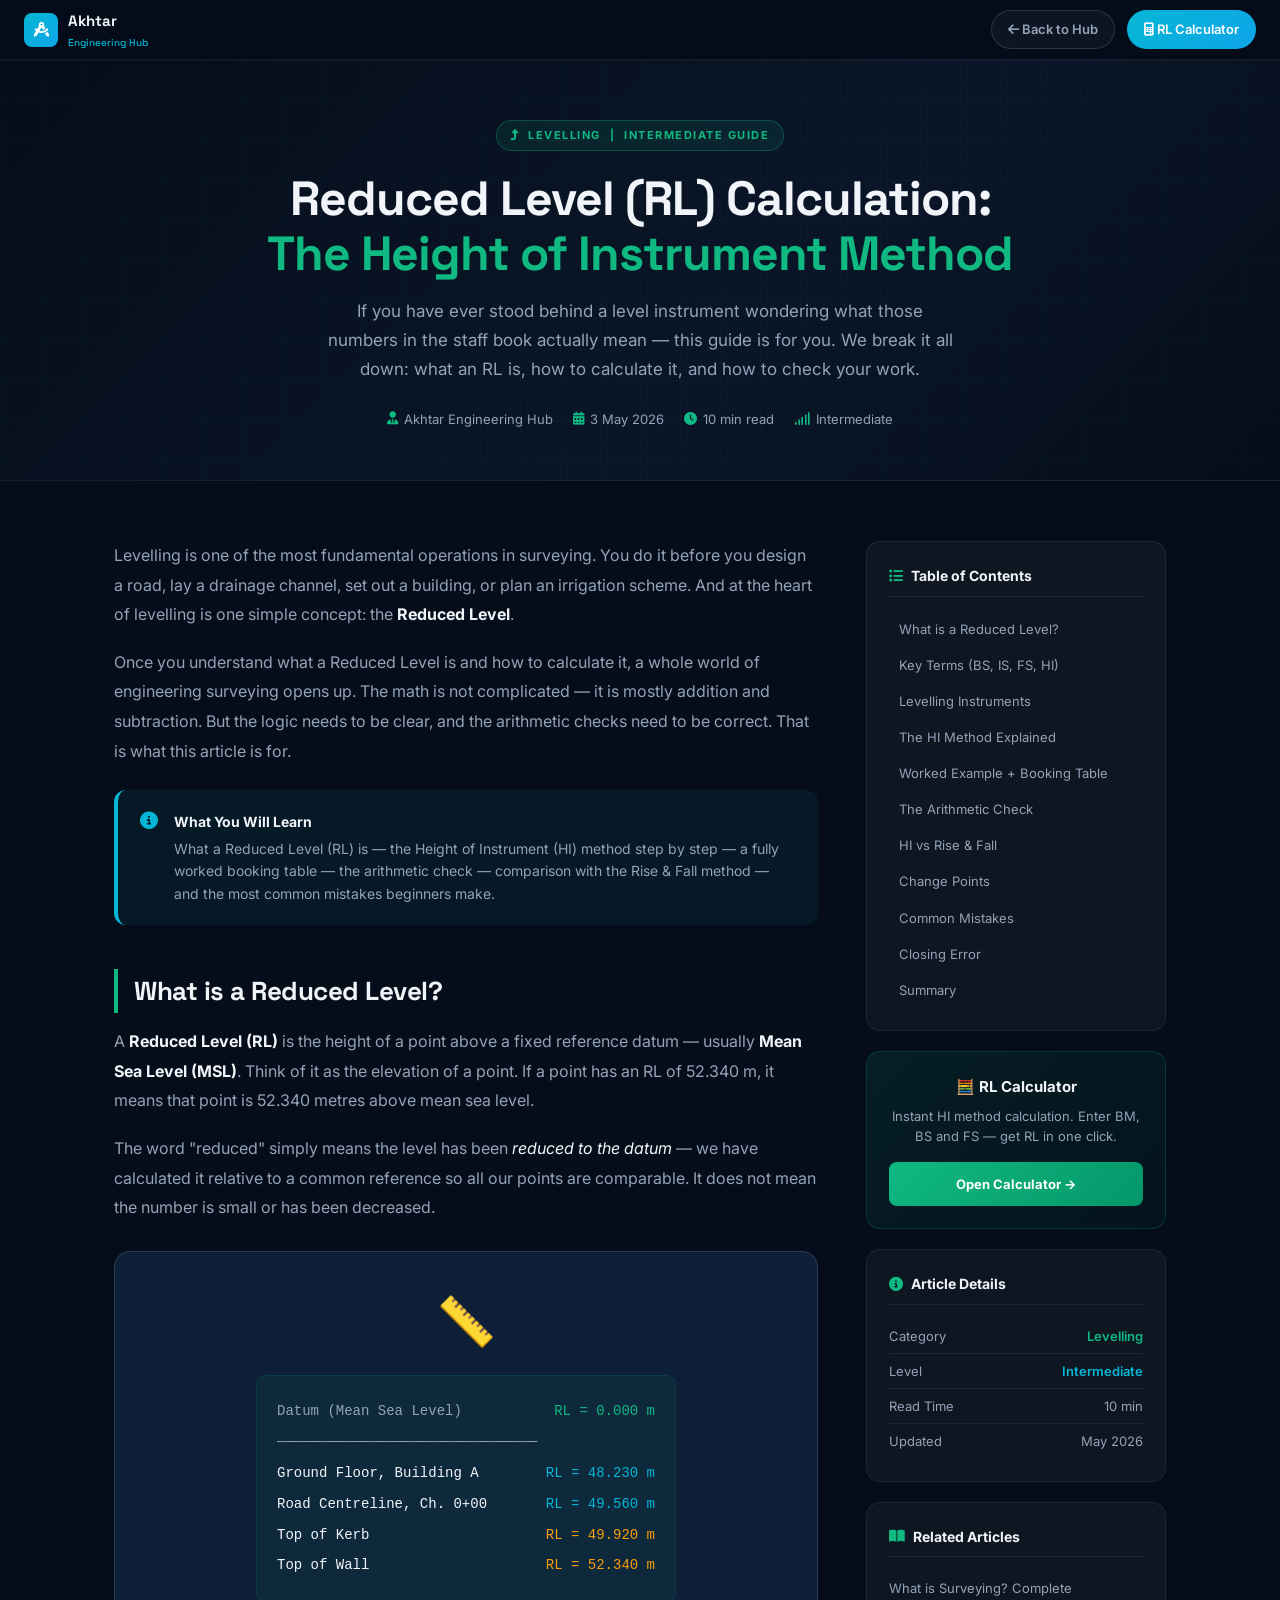
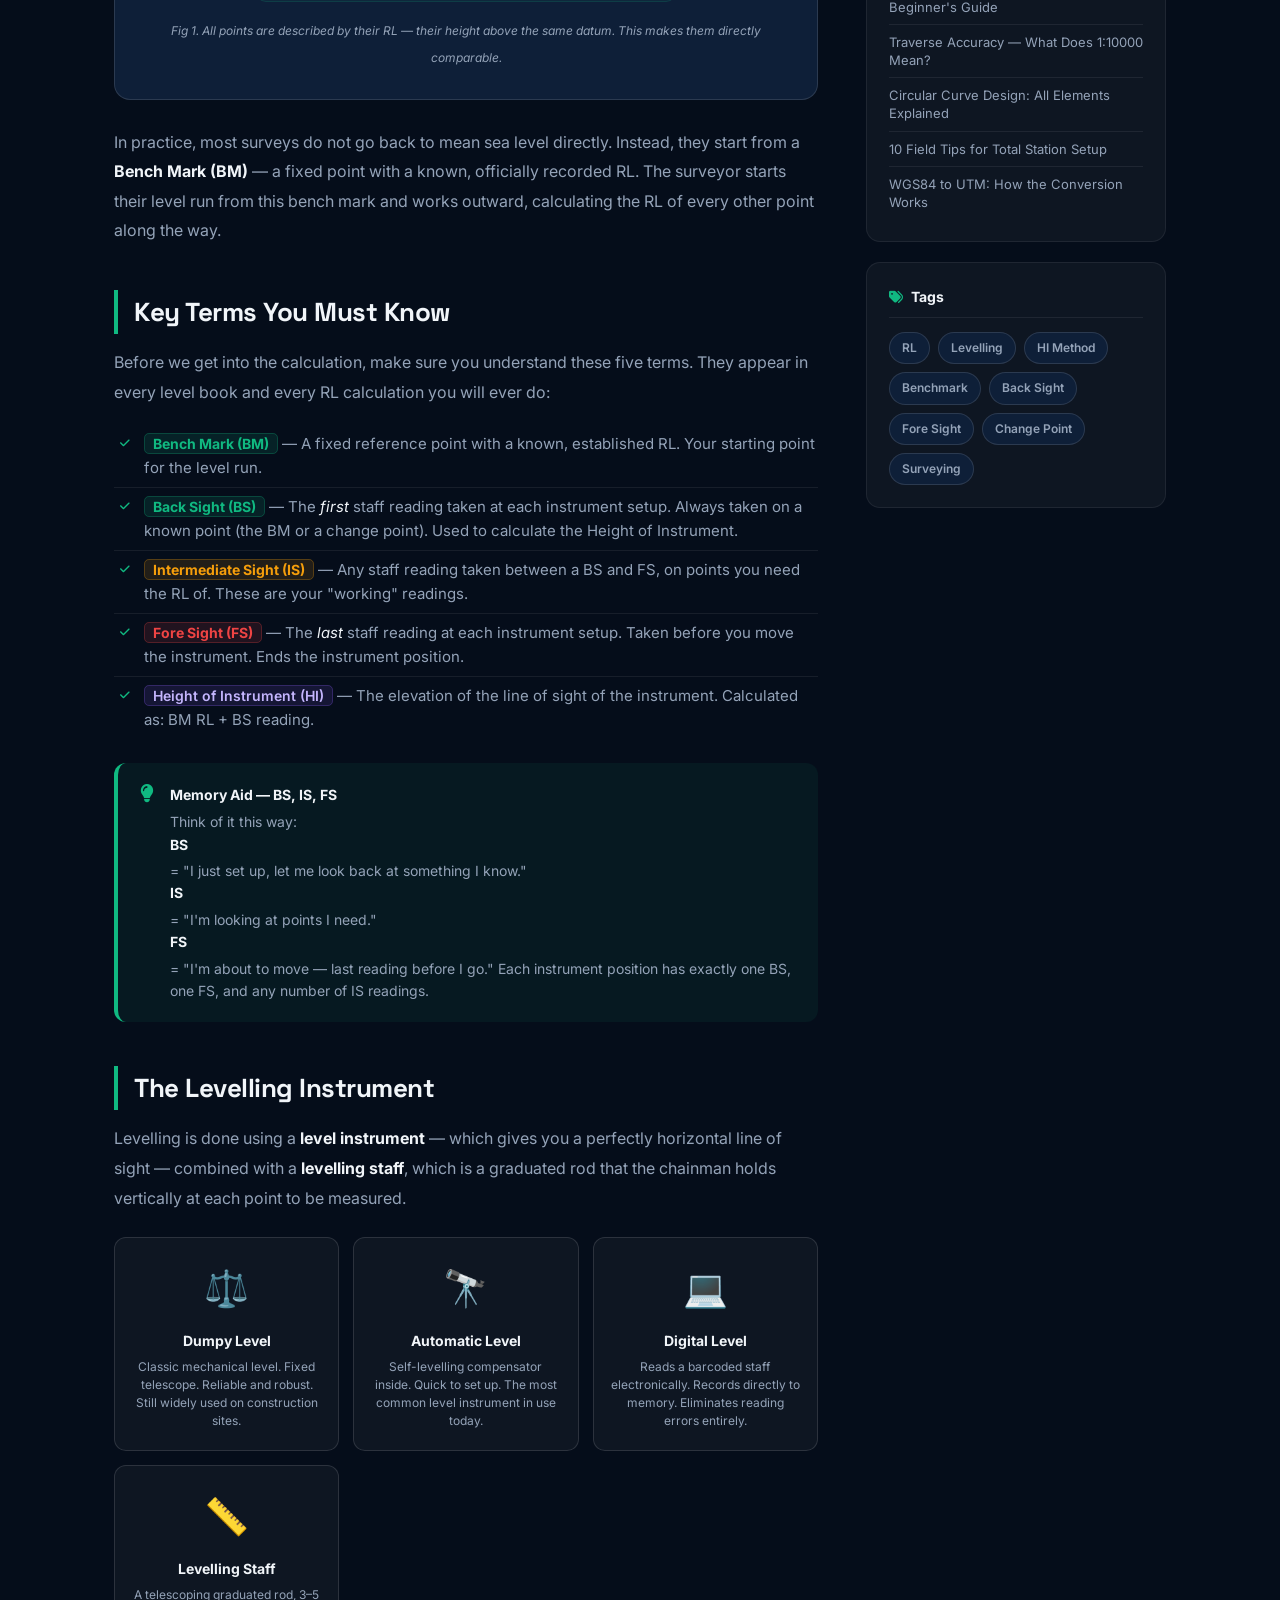
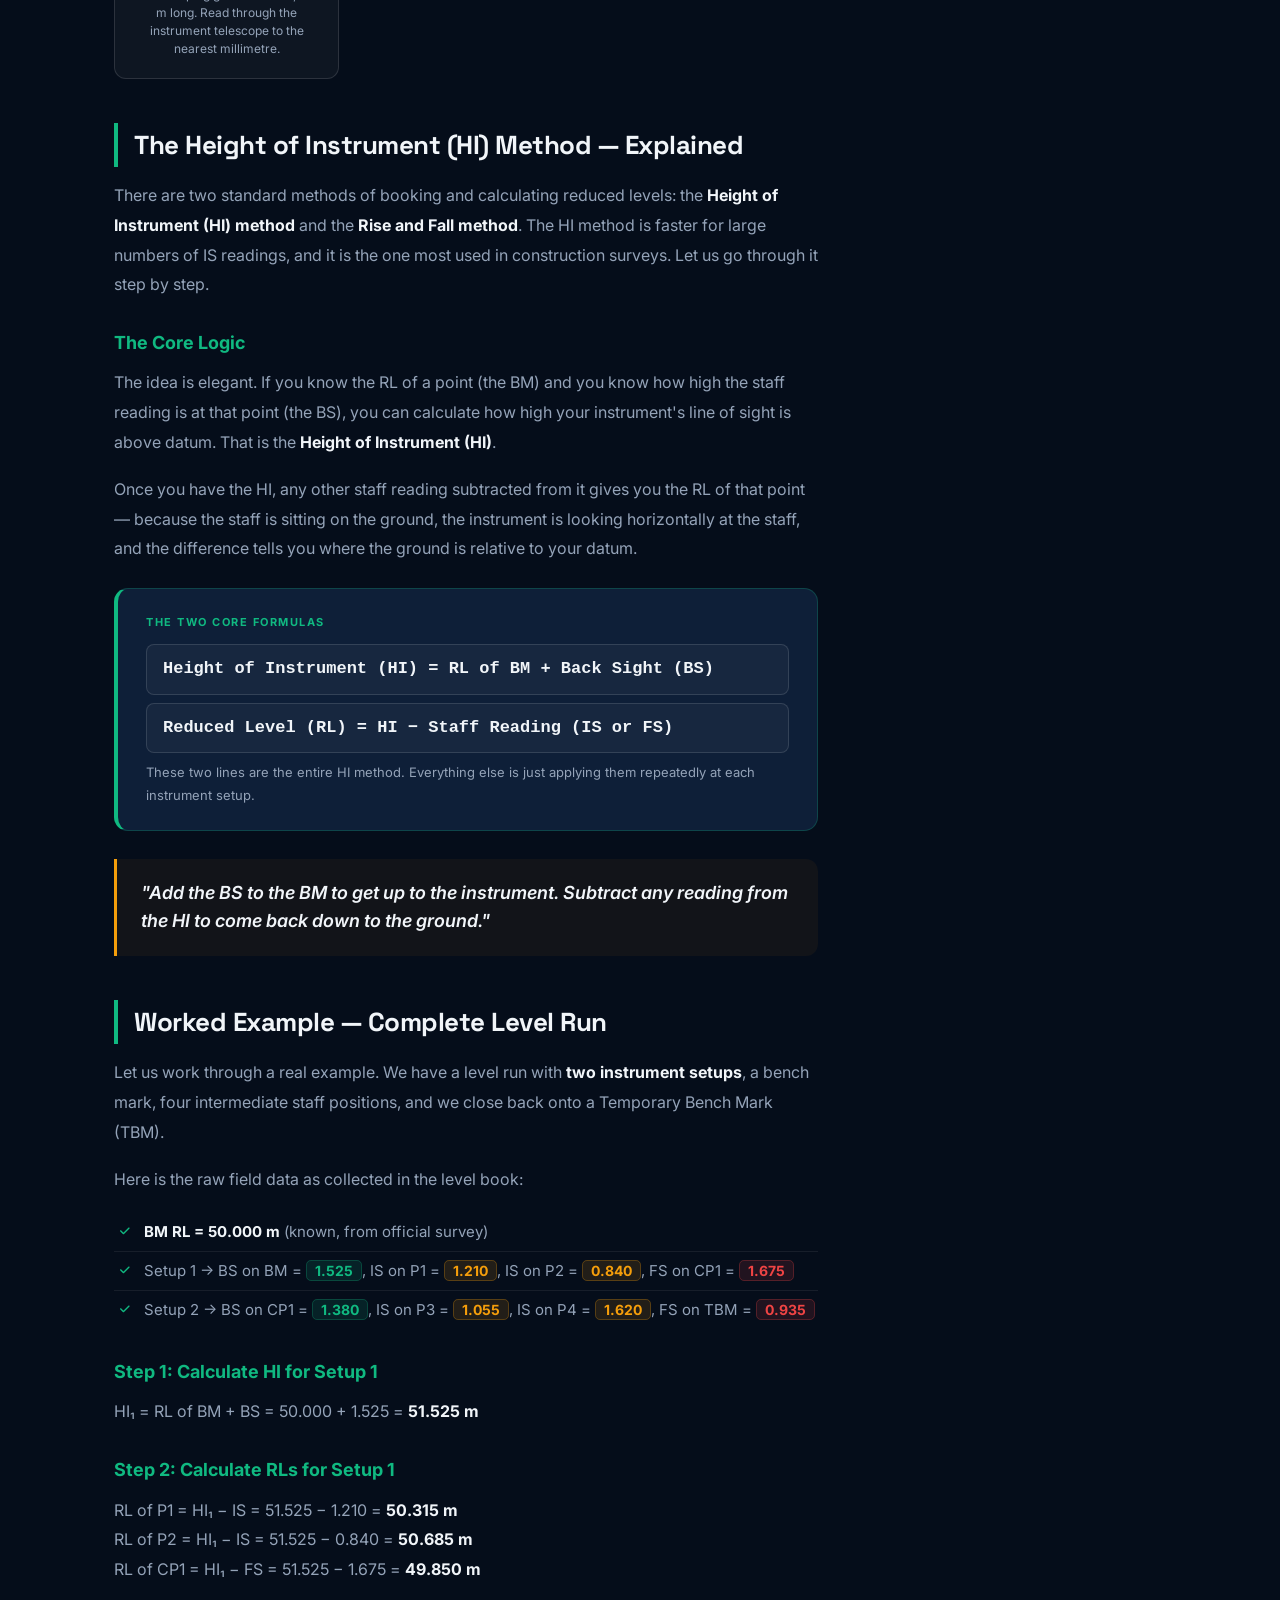
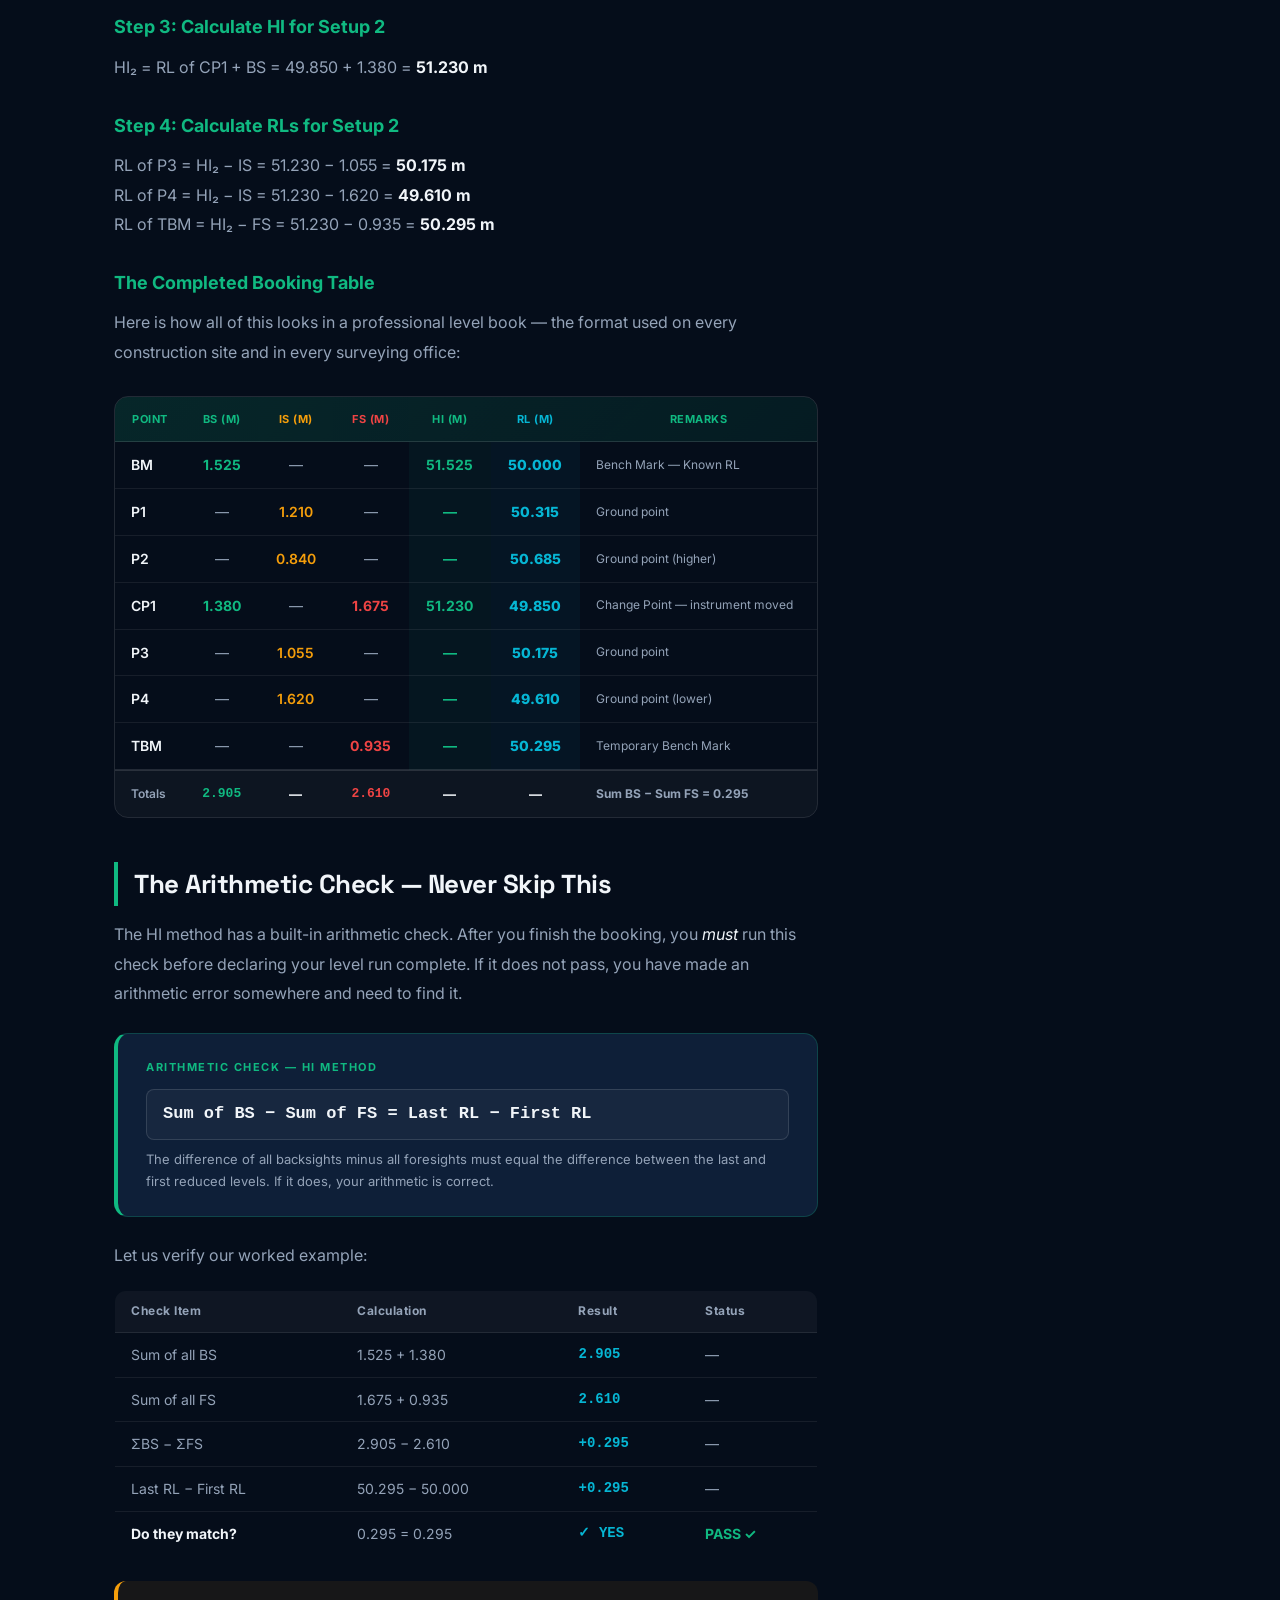
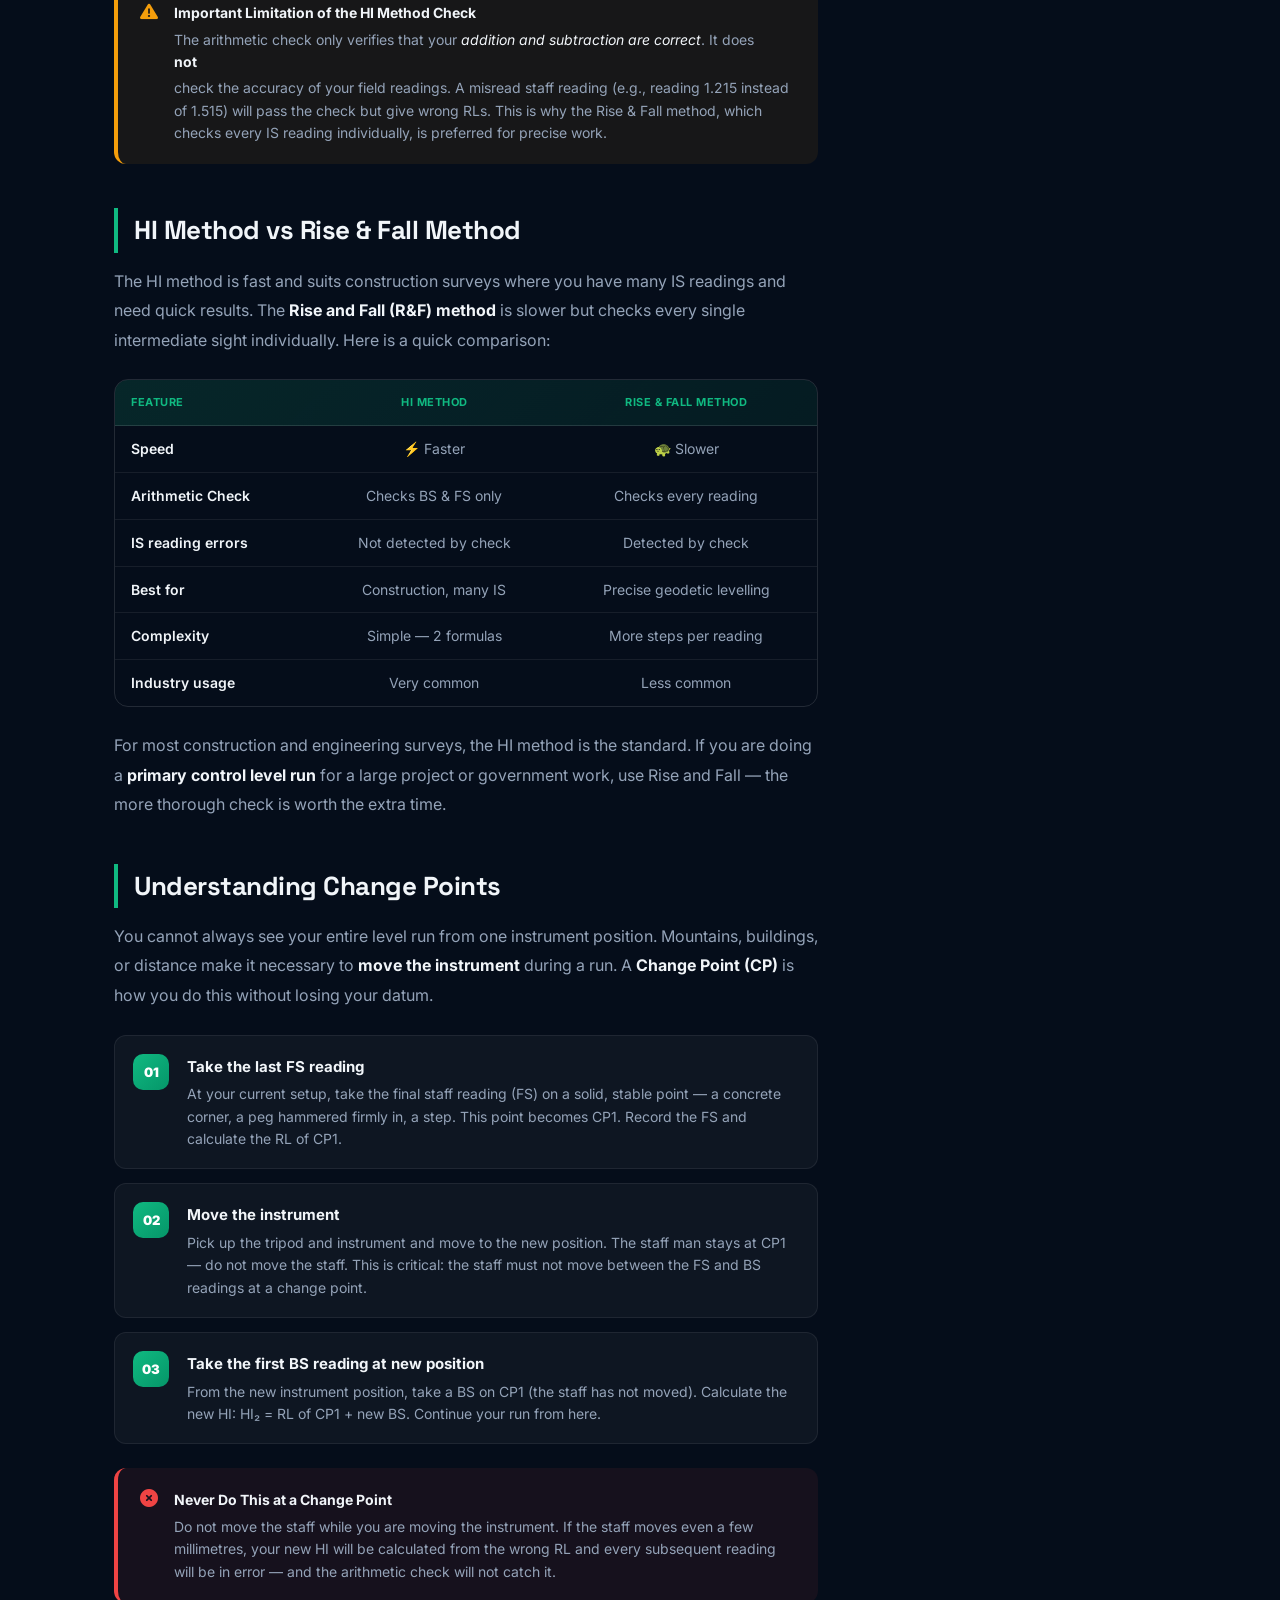
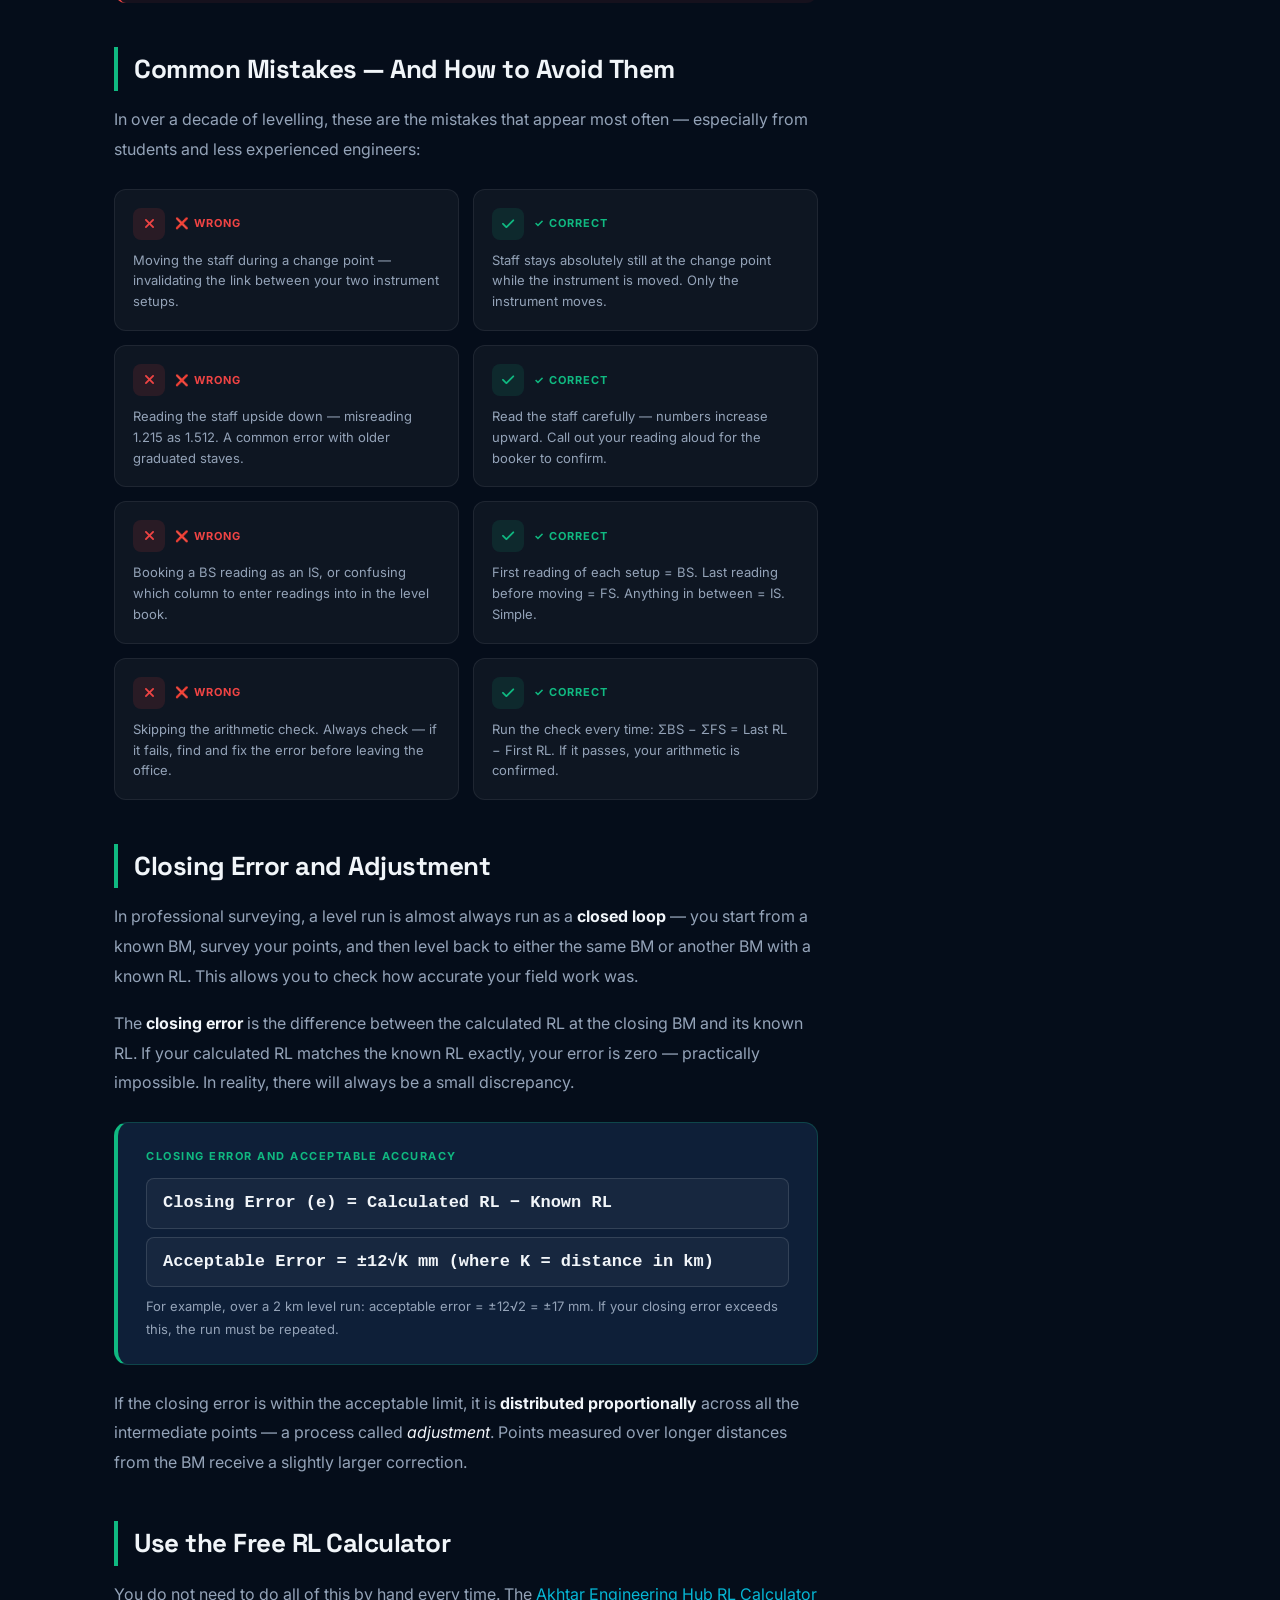
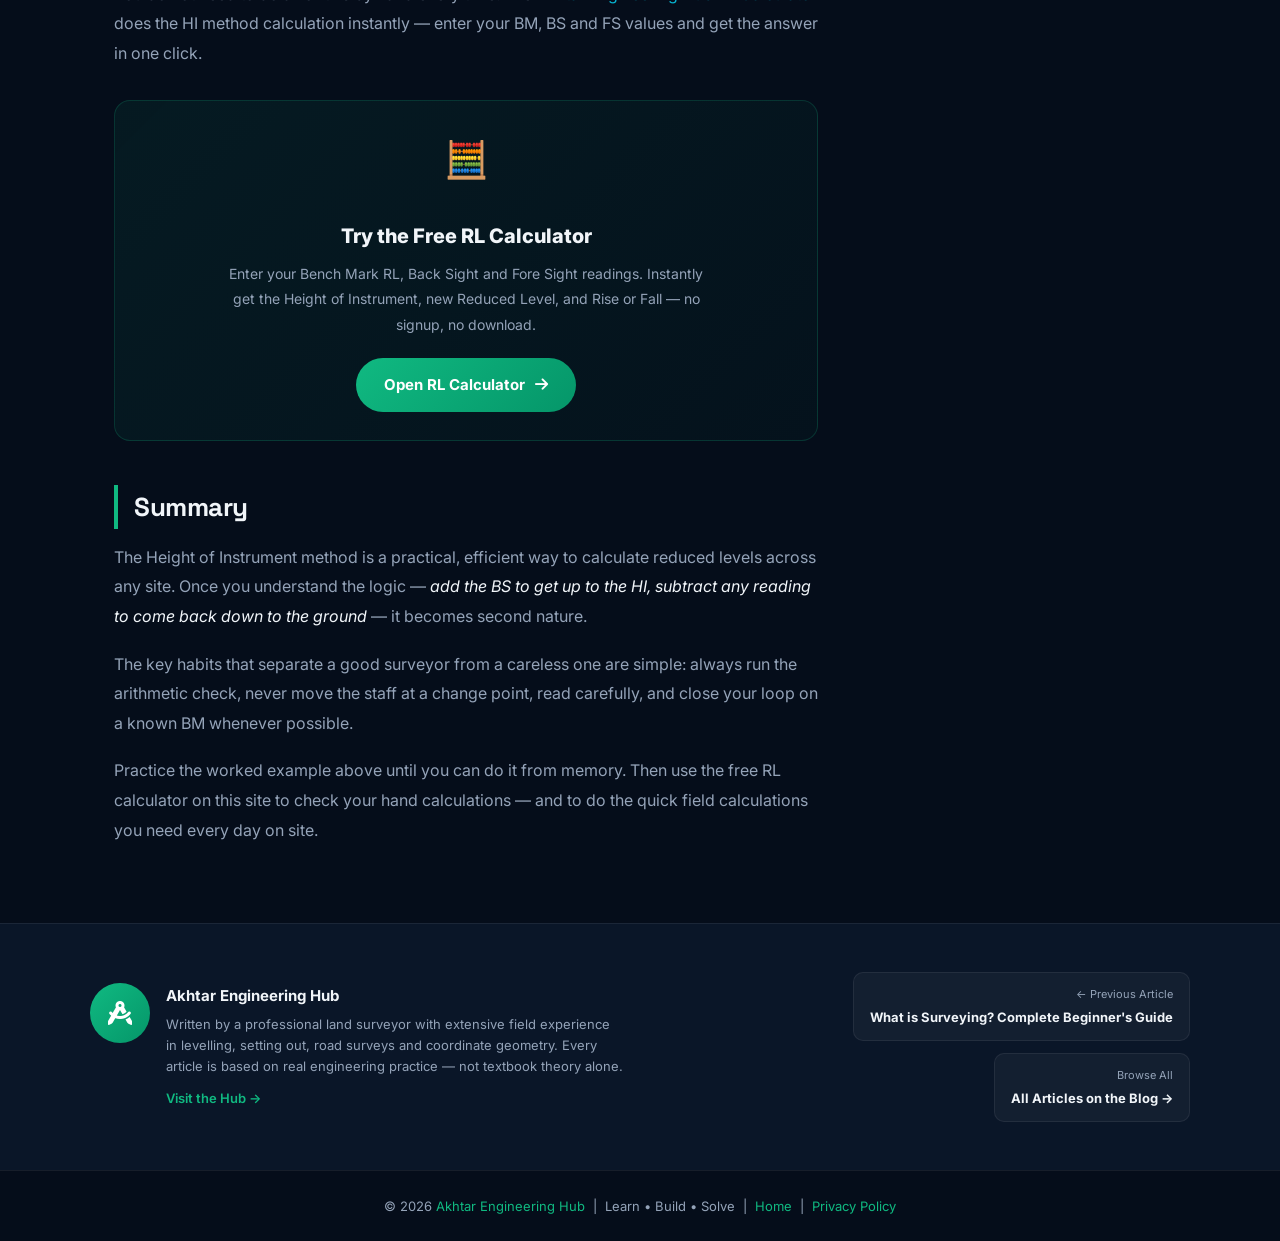
<file: rl-calculation-hi-method.html>
<!DOCTYPE html>
<html lang="en">
<head>
<meta charset="UTF-8">
<meta name="viewport" content="width=device-width, initial-scale=1.0">

<!-- SEO -->
<title>Reduced Level (RL) Calculation: Height of Instrument Method | Akhtar Engineering Hub</title>
<meta name="description" content="Learn how to calculate Reduced Levels using the Height of Instrument (HI) method. Complete guide with worked examples, booking tables, arithmetic checks and common mistakes — written by a professional surveyor.">
<meta name="keywords" content="reduced level calculation, height of instrument method, RL calculator, levelling in surveying, HI method, rise and fall method, benchmark, back sight fore sight, differential levelling, engineering levelling">
<meta name="author" content="Akhtar Engineering Hub">
<meta name="robots" content="index, follow">
<link rel="canonical" href="https://akhtarengineeringhub.com/rl-calculation-hi-method.html">

<!-- Open Graph -->
<meta property="og:type" content="article">
<meta property="og:url" content="https://akhtarengineeringhub.com/rl-calculation-hi-method.html">
<meta property="og:title" content="Reduced Level (RL): Height of Instrument Method — Complete Guide">
<meta property="og:description" content="Step-by-step guide to RL calculation using the HI method. Worked examples, booking table, arithmetic checks and common mistakes explained by a professional surveyor.">
<meta property="og:site_name" content="Akhtar Engineering Hub">
<meta property="article:published_time" content="2026-05-03">
<meta property="article:author" content="Akhtar Engineering Hub">
<meta property="article:section" content="Surveying">

<!-- Twitter Card -->
<meta name="twitter:card" content="summary_large_image">
<meta name="twitter:title" content="Reduced Level (RL): Height of Instrument Method — Complete Guide">
<meta name="twitter:description" content="Step-by-step guide to RL calculation using the HI method with worked examples and booking table.">

<!-- Structured Data -->
<script type="application/ld+json">
{
  "@context": "https://schema.org",
  "@type": "Article",
  "headline": "Reduced Level (RL) Calculation: The Height of Instrument Method",
  "description": "A complete guide to calculating reduced levels using the Height of Instrument method, with worked examples, booking tables, and arithmetic checks.",
  "author": {"@type": "Person", "name": "Akhtar Engineering Hub"},
  "publisher": {"@type": "Organization", "name": "Akhtar Engineering Hub"},
  "datePublished": "2026-05-03",
  "dateModified": "2026-05-03",
  "mainEntityOfPage": {"@type": "WebPage", "@id": "https://akhtarengineeringhub.com/rl-calculation-hi-method.html"},
  "articleSection": "Surveying",
  "keywords": "reduced level, RL calculation, height of instrument, HI method, levelling, benchmark, backsight, foresight"
}
</script>

<link href="https://fonts.googleapis.com/css2?family=Inter:wght@300;400;500;600;700;800;900&family=Space+Grotesk:wght@400;600;700&display=swap" rel="stylesheet">
<link rel="stylesheet" href="https://cdnjs.cloudflare.com/ajax/libs/font-awesome/6.5.0/css/all.min.css">

<style>
*, *::before, *::after { margin:0; padding:0; box-sizing:border-box; }
:root {
  --bg:#050d1a; --bg2:#0a1628; --bg3:#0e1f38;
  --card:rgba(255,255,255,0.04); --border:rgba(255,255,255,0.07);
  --border2:rgba(255,255,255,0.12); --text:#f1f5f9; --text-sub:#94a3b8;
  --cyan:#06b6d4; --gold:#f59e0b; --green:#10b981; --purple:#8b5cf6; --red:#ef4444;
  --nav-bg:rgba(5,13,26,0.95);
}
html { scroll-behavior:smooth; }
body { font-family:'Inter',sans-serif; background:var(--bg); color:var(--text); line-height:1.7; overflow-x:hidden; }
a { color:var(--cyan); text-decoration:none; }
a:hover { text-decoration:underline; }
::-webkit-scrollbar { width:5px; }
::-webkit-scrollbar-thumb { background:var(--cyan); border-radius:10px; }

/* Navbar */
.navbar {
  position:fixed; top:0; left:0; right:0; z-index:100;
  background:var(--nav-bg); backdrop-filter:blur(20px);
  border-bottom:1px solid var(--border);
  padding:0 24px; height:60px;
  display:flex; align-items:center; justify-content:space-between;
}
.nav-brand { display:flex; align-items:center; gap:10px; text-decoration:none; }
.nav-icon { width:34px; height:34px; background:linear-gradient(135deg,var(--cyan),#0ea5e9); border-radius:8px; display:flex; align-items:center; justify-content:center; color:#fff; font-size:15px; }
.nav-title { font-family:'Space Grotesk',sans-serif; font-size:15px; font-weight:700; color:var(--text); }
.nav-title span { display:block; font-size:10px; color:var(--cyan); font-weight:500; }
.nav-right { display:flex; gap:12px; align-items:center; }
.nav-link-btn { padding:7px 16px; border-radius:100px; font-size:13px; font-weight:600; background:var(--card); border:1px solid var(--border2); color:var(--text-sub); cursor:pointer; transition:all .2s; }
.nav-link-btn:hover { text-decoration:none; color:var(--text); }
.nav-link-btn.primary { background:linear-gradient(135deg,var(--cyan),#0ea5e9); color:#fff; border-color:transparent; }
.nav-link-btn.primary:hover { opacity:.9; }

/* Hero */
.article-hero {
  margin-top:60px; padding:60px 24px 50px;
  background:linear-gradient(135deg,#050d1a 0%,#0a1628 60%,#050d1a 100%);
  border-bottom:1px solid var(--border); text-align:center; position:relative; overflow:hidden;
}
.article-hero::before {
  content:''; position:absolute; inset:0;
  background-image:linear-gradient(rgba(16,185,129,0.04) 1px,transparent 1px),linear-gradient(90deg,rgba(16,185,129,0.04) 1px,transparent 1px);
  background-size:40px 40px;
}
.article-hero-inner { position:relative; z-index:1; max-width:820px; margin:0 auto; }
.article-cat { display:inline-flex; align-items:center; gap:8px; background:rgba(16,185,129,0.1); border:1px solid rgba(16,185,129,0.3); color:var(--green); font-size:11px; font-weight:700; letter-spacing:1.5px; padding:5px 14px; border-radius:100px; margin-bottom:20px; text-transform:uppercase; }
.article-hero h1 { font-family:'Space Grotesk',sans-serif; font-size:clamp(26px,5vw,48px); font-weight:800; line-height:1.15; letter-spacing:-1px; margin-bottom:16px; }
.article-hero h1 span { color:var(--green); }
.article-hero .intro { font-size:17px; color:var(--text-sub); max-width:640px; margin:0 auto 24px; line-height:1.7; }
.article-meta { display:flex; align-items:center; justify-content:center; gap:20px; flex-wrap:wrap; font-size:13px; color:var(--text-sub); }
.article-meta span { display:flex; align-items:center; gap:6px; }
.article-meta i { color:var(--green); }

/* Layout */
.article-layout { max-width:1100px; margin:0 auto; padding:60px 24px; display:grid; grid-template-columns:1fr 300px; gap:48px; align-items:start; }
.article-body { min-width:0; }
.article-sidebar { position:sticky; top:80px; }

/* Body Typography */
.article-body h2 { font-family:'Space Grotesk',sans-serif; font-size:26px; font-weight:800; margin:44px 0 14px; color:var(--text); letter-spacing:-0.5px; border-left:4px solid var(--green); padding-left:16px; }
.article-body h3 { font-size:18px; font-weight:700; margin:28px 0 10px; color:var(--green); }
.article-body p { font-size:16px; color:var(--text-sub); margin-bottom:18px; line-height:1.85; }
.article-body strong { color:var(--text); font-weight:700; }
.article-body em { color:var(--text); font-style:italic; }
.article-body ul, .article-body ol { margin:12px 0 20px 0; padding-left:0; list-style:none; }
.article-body ul li, .article-body ol li { font-size:15px; color:var(--text-sub); padding:7px 0 7px 30px; border-bottom:1px solid var(--border); position:relative; line-height:1.6; }
.article-body ul li::before { content:'\f00c'; font-family:'Font Awesome 6 Free'; font-weight:900; color:var(--green); font-size:11px; position:absolute; left:6px; top:10px; }
.article-body ol { counter-reset:ol-count; }
.article-body ol li { counter-increment:ol-count; }
.article-body ol li::before { content:counter(ol-count); background:var(--green); color:#fff; font-size:11px; font-weight:800; width:20px; height:20px; border-radius:50%; display:flex; align-items:center; justify-content:center; position:absolute; left:0; top:9px; }
.article-body li:last-child { border-bottom:none; }

/* Callouts */
.callout { border-radius:12px; padding:20px 22px; margin:24px 0; display:flex; gap:16px; align-items:flex-start; }
.callout.info  { background:rgba(6,182,212,0.07);  border-left:4px solid var(--cyan); }
.callout.tip   { background:rgba(16,185,129,0.07); border-left:4px solid var(--green); }
.callout.warn  { background:rgba(245,158,11,0.07); border-left:4px solid var(--gold); }
.callout.error { background:rgba(239,68,68,0.07);  border-left:4px solid var(--red); }
.callout i { font-size:18px; margin-top:2px; flex-shrink:0; }
.callout.info i  { color:var(--cyan); }
.callout.tip i   { color:var(--green); }
.callout.warn i  { color:var(--gold); }
.callout.error i { color:var(--red); }
.callout-body strong { display:block; font-size:14px; font-weight:700; color:var(--text); margin-bottom:4px; }
.callout-body p { font-size:14px; color:var(--text-sub); margin:0; line-height:1.6; }

/* Pull quote */
.pull-quote { border-left:3px solid var(--gold); background:rgba(245,158,11,0.05); border-radius:0 12px 12px 0; padding:20px 24px; margin:28px 0; font-size:18px; font-style:italic; font-weight:600; color:var(--text); line-height:1.6; }

/* Key term */
.key-term { display:inline; background:rgba(139,92,246,0.12); border:1px solid rgba(139,92,246,0.25); border-radius:5px; padding:1px 8px; font-size:14px; font-weight:600; color:#c4b5fd; font-style:normal; }
.key-green { display:inline; background:rgba(16,185,129,0.12); border:1px solid rgba(16,185,129,0.25); border-radius:5px; padding:1px 8px; font-size:14px; font-weight:700; color:var(--green); font-style:normal; }
.key-gold  { display:inline; background:rgba(245,158,11,0.12);  border:1px solid rgba(245,158,11,0.25);  border-radius:5px; padding:1px 8px; font-size:14px; font-weight:700; color:var(--gold);  font-style:normal; }
.key-red   { display:inline; background:rgba(239,68,68,0.12);   border:1px solid rgba(239,68,68,0.25);   border-radius:5px; padding:1px 8px; font-size:14px; font-weight:700; color:var(--red);   font-style:normal; }

/* Steps */
.steps { margin:24px 0; }
.step { display:flex; gap:18px; margin-bottom:14px; align-items:flex-start; background:var(--card); border:1px solid var(--border); border-radius:12px; padding:18px; transition:all .2s; }
.step:hover { border-color:var(--border2); }
.step-num { min-width:36px; height:36px; background:linear-gradient(135deg,var(--green),#059669); border-radius:10px; display:flex; align-items:center; justify-content:center; font-weight:900; font-size:13px; color:#fff; flex-shrink:0; }
.step-body strong { display:block; font-size:15px; font-weight:700; color:var(--text); margin-bottom:4px; }
.step-body p { font-size:14px; color:var(--text-sub); margin:0; line-height:1.6; }

/* Formula block */
.formula-block {
  background:var(--bg3); border:1px solid rgba(16,185,129,0.25);
  border-radius:14px; padding:24px 28px; margin:24px 0;
  border-left:4px solid var(--green);
}
.formula-block .formula-label { font-size:11px; font-weight:700; color:var(--green); letter-spacing:1.5px; text-transform:uppercase; margin-bottom:12px; }
.formula-block .formula-line {
  font-family:'Courier New',monospace; font-size:17px; font-weight:700;
  color:var(--text); background:rgba(255,255,255,0.04);
  border:1px solid var(--border2); border-radius:8px;
  padding:10px 16px; margin-bottom:8px; display:block;
}
.formula-block .formula-note { font-size:13px; color:var(--text-sub); margin-top:6px; }

/* Booking Table */
.booking-wrap { overflow-x:auto; margin:28px 0; border-radius:14px; border:1px solid var(--border2); }
.booking-table { width:100%; border-collapse:collapse; font-size:14px; min-width:640px; }
.booking-table thead tr { background:linear-gradient(135deg,rgba(16,185,129,0.15),rgba(5,150,105,0.1)); }
.booking-table th { padding:13px 16px; text-align:center; font-weight:700; font-size:11px; letter-spacing:0.5px; text-transform:uppercase; color:var(--green); border-bottom:1px solid var(--border2); white-space:nowrap; }
.booking-table td { padding:11px 16px; text-align:center; border-bottom:1px solid var(--border); color:var(--text-sub); font-size:14px; }
.booking-table tr:last-child td { border-bottom:none; }
.booking-table td.point-col { text-align:left; font-weight:600; color:var(--text); }
.booking-table td.hi-col { background:rgba(16,185,129,0.05); font-weight:700; color:var(--green); }
.booking-table td.rl-col { background:rgba(6,182,212,0.05); font-weight:800; color:var(--cyan); }
.booking-table td.bs-col { color:var(--green); font-weight:700; }
.booking-table td.is-col { color:var(--gold); font-weight:600; }
.booking-table td.fs-col { color:var(--red); font-weight:700; }
.booking-table tfoot tr { background:rgba(255,255,255,0.03); }
.booking-table tfoot td { border-top:2px solid var(--border2); font-weight:700; color:var(--text); font-size:13px; padding:12px 16px; }
.booking-table tr:hover td { background:rgba(16,185,129,0.04); }

/* Check table */
.check-table { width:100%; border-collapse:collapse; font-size:14px; margin:20px 0; border-radius:12px; overflow:hidden; border:1px solid var(--border2); }
.check-table th { background:rgba(255,255,255,0.04); padding:10px 16px; text-align:left; font-weight:700; font-size:12px; color:var(--text-sub); letter-spacing:0.5px; border-bottom:1px solid var(--border2); }
.check-table td { padding:10px 16px; border-bottom:1px solid var(--border); font-size:14px; color:var(--text-sub); }
.check-table tr:last-child td { border-bottom:none; }
.check-table .pass { color:var(--green); font-weight:700; }
.check-table .val  { color:var(--cyan);  font-weight:700; font-family:'Courier New',monospace; }

/* Instrument visual grid */
.instr-grid { display:grid; grid-template-columns:repeat(auto-fill,minmax(200px,1fr)); gap:14px; margin:24px 0; }
.instr-card { background:var(--card); border:1px solid var(--border2); border-radius:12px; padding:20px 16px; text-align:center; transition:all .2s; }
.instr-card:hover { border-color:var(--green); transform:translateY(-3px); }
.instr-card .ic-icon { font-size:36px; margin-bottom:10px; display:block; }
.instr-card .ic-name { font-size:14px; font-weight:700; color:var(--text); margin-bottom:5px; }
.instr-card .ic-desc { font-size:12px; color:var(--text-sub); line-height:1.5; }

/* Mistake card */
.mistake-grid { display:grid; grid-template-columns:1fr 1fr; gap:14px; margin:24px 0; }
.mistake-card { background:var(--card); border:1px solid var(--border); border-radius:12px; padding:18px; }
.mistake-card .mc-header { display:flex; align-items:center; gap:10px; margin-bottom:10px; }
.mistake-card .mc-icon { width:32px; height:32px; border-radius:8px; display:flex; align-items:center; justify-content:center; font-size:14px; flex-shrink:0; }
.mc-wrong .mc-icon  { background:rgba(239,68,68,0.12);   color:var(--red); }
.mc-right .mc-icon  { background:rgba(16,185,129,0.12);  color:var(--green); }
.mistake-card .mc-label { font-size:11px; font-weight:700; letter-spacing:1px; text-transform:uppercase; }
.mc-wrong .mc-label { color:var(--red); }
.mc-right .mc-label { color:var(--green); }
.mistake-card p { font-size:13px; color:var(--text-sub); line-height:1.6; margin:0; }

/* Visual box */
.visual-box { background:var(--bg3); border:1px solid var(--border2); border-radius:16px; padding:28px; margin:28px 0; text-align:center; }
.visual-box .vis-icon { font-size:48px; margin-bottom:10px; display:block; }
.visual-box .vis-caption { font-size:12px; color:var(--text-sub); margin-top:10px; font-style:italic; }

/* Sidebar */
.sidebar-card { background:var(--card); border:1px solid var(--border); border-radius:14px; padding:22px; margin-bottom:20px; }
.sidebar-card h4 { font-size:14px; font-weight:700; color:var(--text); margin-bottom:14px; padding-bottom:8px; border-bottom:1px solid var(--border); display:flex; align-items:center; gap:8px; }
.sidebar-card h4 i { color:var(--green); }
.toc-list { list-style:none; }
.toc-list li { padding:0; border:none; }
.toc-list li::before { display:none; }
.toc-list li a { display:block; font-size:13px; color:var(--text-sub); padding:7px 10px; border-radius:6px; transition:all .2s; }
.toc-list li a:hover { background:rgba(16,185,129,0.08); color:var(--green); text-decoration:none; }
.related-list { list-style:none; }
.related-list li { padding:0; border:none; }
.related-list li::before { display:none; }
.related-list li a { display:block; font-size:13px; color:var(--text-sub); padding:8px 0; border-bottom:1px solid var(--border); line-height:1.4; transition:color .2s; }
.related-list li:last-child a { border-bottom:none; }
.related-list li a:hover { color:var(--green); text-decoration:none; }
.sidebar-cta { background:linear-gradient(135deg,rgba(16,185,129,0.1),rgba(5,150,105,0.05)); border:1px solid rgba(16,185,129,0.2); border-radius:14px; padding:22px; margin-bottom:20px; text-align:center; }
.sidebar-cta h4 { font-size:15px; font-weight:700; margin-bottom:8px; }
.sidebar-cta p { font-size:13px; color:var(--text-sub); margin-bottom:16px; line-height:1.5; }
.sidebar-cta a { display:block; background:linear-gradient(135deg,var(--green),#059669); color:#fff; font-size:13px; font-weight:700; padding:11px; border-radius:8px; }
.sidebar-cta a:hover { text-decoration:none; opacity:.9; }
.tag-cloud { display:flex; flex-wrap:wrap; gap:8px; }
.tag-pill { padding:5px 12px; border-radius:100px; font-size:12px; font-weight:600; background:var(--bg3); border:1px solid var(--border2); color:var(--text-sub); }

/* Progress + back top */
.progress-bar { position:fixed; top:60px; left:0; height:3px; background:linear-gradient(90deg,var(--green),#059669); z-index:200; transition:width .1s; }
.back-top { position:fixed; bottom:24px; right:24px; width:44px; height:44px; background:var(--green); border-radius:50%; display:flex; align-items:center; justify-content:center; color:#fff; font-size:16px; cursor:pointer; box-shadow:0 4px 20px rgba(16,185,129,0.4); opacity:0; transition:all .3s; z-index:200; border:none; }
.back-top.show { opacity:1; }

/* Article footer */
.article-footer { background:var(--bg2); border-top:1px solid var(--border); padding:48px 24px; }
.article-footer-inner { max-width:1100px; margin:0 auto; display:grid; grid-template-columns:1fr 1fr; gap:32px; align-items:center; }
.author-card { display:flex; gap:16px; align-items:flex-start; }
.author-avatar { width:60px; height:60px; background:linear-gradient(135deg,var(--green),#059669); border-radius:50%; display:flex; align-items:center; justify-content:center; font-size:24px; color:#fff; flex-shrink:0; }
.author-info h4 { font-size:15px; font-weight:700; margin-bottom:6px; }
.author-info p { font-size:13px; color:var(--text-sub); line-height:1.6; }
.author-info a { font-size:13px; font-weight:600; margin-top:10px; display:inline-block; color:var(--green); }
.nav-articles { display:flex; flex-direction:column; gap:12px; align-items:flex-end; }
.nav-article-link { display:flex; flex-direction:column; align-items:flex-end; text-align:right; padding:12px 16px; background:var(--card); border:1px solid var(--border); border-radius:10px; text-decoration:none; transition:all .2s; }
.nav-article-link:hover { border-color:var(--green); text-decoration:none; }
.nav-article-link span { font-size:11px; color:var(--text-sub); }
.nav-article-link strong { font-size:13px; color:var(--text); margin-top:2px; }

.page-footer { background:var(--bg); border-top:1px solid var(--border); padding:24px; text-align:center; font-size:13px; color:var(--text-sub); }
.page-footer a { color:var(--green); }

@media(max-width:900px) {
  .article-layout { grid-template-columns:1fr; }
  .article-sidebar { display:none; }
  .article-footer-inner { grid-template-columns:1fr; }
  .nav-articles { align-items:flex-start; }
  .nav-article-link { align-items:flex-start; text-align:left; }
  .mistake-grid { grid-template-columns:1fr; }
}
@media(max-width:580px) {
  .article-meta { gap:12px; }
  .instr-grid { grid-template-columns:1fr 1fr; }
}
</style>
</head>
<body>

<div class="progress-bar" id="progressBar"></div>

<!-- Navbar -->
<header class="navbar">
  <a href="index.html" class="nav-brand">
    <div class="nav-icon"><i class="fas fa-drafting-compass"></i></div>
    <div class="nav-title">Akhtar<span>Engineering Hub</span></div>
  </a>
  <div class="nav-right">
    <a href="index.html" class="nav-link-btn"><i class="fas fa-arrow-left"></i> Back to Hub</a>
    <a href="index.html" class="nav-link-btn primary"><i class="fas fa-calculator"></i> RL Calculator</a>
  </div>
</header>

<!-- Hero -->
<div class="article-hero">
  <div class="article-hero-inner">
    <div class="article-cat"><i class="fas fa-level-up-alt"></i> Levelling &nbsp;|&nbsp; Intermediate Guide</div>
    <h1>Reduced Level (RL) Calculation:<br><span>The Height of Instrument Method</span></h1>
    <p class="intro">If you have ever stood behind a level instrument wondering what those numbers in the staff book actually mean — this guide is for you. We break it all down: what an RL is, how to calculate it, and how to check your work.</p>
    <div class="article-meta">
      <span><i class="fas fa-user-tie"></i> Akhtar Engineering Hub</span>
      <span><i class="fas fa-calendar-alt"></i> 3 May 2026</span>
      <span><i class="fas fa-clock"></i> 10 min read</span>
      <span><i class="fas fa-signal"></i> Intermediate</span>
    </div>
  </div>
</div>

<!-- Layout -->
<div class="article-layout">

  <!-- Article Body -->
  <article class="article-body">

    <p>Levelling is one of the most fundamental operations in surveying. You do it before you design a road, lay a drainage channel, set out a building, or plan an irrigation scheme. And at the heart of levelling is one simple concept: the <strong>Reduced Level</strong>.</p>

    <p>Once you understand what a Reduced Level is and how to calculate it, a whole world of engineering surveying opens up. The math is not complicated — it is mostly addition and subtraction. But the logic needs to be clear, and the arithmetic checks need to be correct. That is what this article is for.</p>

    <div class="callout info">
      <i class="fas fa-info-circle"></i>
      <div class="callout-body">
        <strong>What You Will Learn</strong>
        <p>What a Reduced Level (RL) is &mdash; the Height of Instrument (HI) method step by step &mdash; a fully worked booking table &mdash; the arithmetic check &mdash; comparison with the Rise &amp; Fall method &mdash; and the most common mistakes beginners make.</p>
      </div>
    </div>

    <!-- SECTION 1 -->
    <h2 id="what-is-rl">What is a Reduced Level?</h2>

    <p>A <strong>Reduced Level (RL)</strong> is the height of a point above a fixed reference datum — usually <strong>Mean Sea Level (MSL)</strong>. Think of it as the elevation of a point. If a point has an RL of 52.340 m, it means that point is 52.340 metres above mean sea level.</p>

    <p>The word "reduced" simply means the level has been <em>reduced to the datum</em> — we have calculated it relative to a common reference so all our points are comparable. It does not mean the number is small or has been decreased.</p>

    <div class="visual-box">
      <span class="vis-icon">📏</span>
      <div style="font-family:'Courier New',monospace;font-size:14px;background:rgba(16,185,129,0.06);border:1px solid rgba(16,185,129,0.15);border-radius:10px;padding:20px;margin:14px auto;max-width:420px;line-height:2.2;text-align:left;">
        <span style="color:#94a3b8;">Datum (Mean Sea Level)</span> <span style="color:#10b981;float:right;">RL = 0.000 m</span><br>
        <span style="color:#94a3b8;">───────────────────────────────</span><br>
        <span style="color:#f1f5f9;">Ground Floor, Building A</span> <span style="color:#06b6d4;float:right;">RL = 48.230 m</span><br>
        <span style="color:#f1f5f9;">Road Centreline, Ch. 0+00</span> <span style="color:#06b6d4;float:right;">RL = 49.560 m</span><br>
        <span style="color:#f1f5f9;">Top of Kerb</span> <span style="color:#f59e0b;float:right;">RL = 49.920 m</span><br>
        <span style="color:#f1f5f9;">Top of Wall</span> <span style="color:#f59e0b;float:right;">RL = 52.340 m</span>
      </div>
      <span class="vis-caption">Fig 1. All points are described by their RL — their height above the same datum. This makes them directly comparable.</span>
    </div>

    <p>In practice, most surveys do not go back to mean sea level directly. Instead, they start from a <strong>Bench Mark (BM)</strong> — a fixed point with a known, officially recorded RL. The surveyor starts their level run from this bench mark and works outward, calculating the RL of every other point along the way.</p>

    <!-- SECTION 2 -->
    <h2 id="key-terms">Key Terms You Must Know</h2>

    <p>Before we get into the calculation, make sure you understand these five terms. They appear in every level book and every RL calculation you will ever do:</p>

    <ul>
      <li><span class="key-green">Bench Mark (BM)</span> — A fixed reference point with a known, established RL. Your starting point for the level run.</li>
      <li><span class="key-green">Back Sight (BS)</span> — The <em>first</em> staff reading taken at each instrument setup. Always taken on a known point (the BM or a change point). Used to calculate the Height of Instrument.</li>
      <li><span class="key-gold">Intermediate Sight (IS)</span> — Any staff reading taken between a BS and FS, on points you need the RL of. These are your "working" readings.</li>
      <li><span class="key-red">Fore Sight (FS)</span> — The <em>last</em> staff reading at each instrument setup. Taken before you move the instrument. Ends the instrument position.</li>
      <li><span class="key-term">Height of Instrument (HI)</span> — The elevation of the line of sight of the instrument. Calculated as: BM RL + BS reading.</li>
    </ul>

    <div class="callout tip">
      <i class="fas fa-lightbulb"></i>
      <div class="callout-body">
        <strong>Memory Aid — BS, IS, FS</strong>
        <p>Think of it this way: <strong>BS</strong> = "I just set up, let me look back at something I know." <strong>IS</strong> = "I'm looking at points I need." <strong>FS</strong> = "I'm about to move — last reading before I go." Each instrument position has exactly one BS, one FS, and any number of IS readings.</p>
      </div>
    </div>

    <!-- SECTION 3 -->
    <h2 id="instruments">The Levelling Instrument</h2>

    <p>Levelling is done using a <strong>level instrument</strong> — which gives you a perfectly horizontal line of sight — combined with a <strong>levelling staff</strong>, which is a graduated rod that the chainman holds vertically at each point to be measured.</p>

    <div class="instr-grid">
      <div class="instr-card">
        <span class="ic-icon">⚖️</span>
        <div class="ic-name">Dumpy Level</div>
        <div class="ic-desc">Classic mechanical level. Fixed telescope. Reliable and robust. Still widely used on construction sites.</div>
      </div>
      <div class="instr-card">
        <span class="ic-icon">🔭</span>
        <div class="ic-name">Automatic Level</div>
        <div class="ic-desc">Self-levelling compensator inside. Quick to set up. The most common level instrument in use today.</div>
      </div>
      <div class="instr-card">
        <span class="ic-icon">💻</span>
        <div class="ic-name">Digital Level</div>
        <div class="ic-desc">Reads a barcoded staff electronically. Records directly to memory. Eliminates reading errors entirely.</div>
      </div>
      <div class="instr-card">
        <span class="ic-icon">📏</span>
        <div class="ic-name">Levelling Staff</div>
        <div class="ic-desc">A telescoping graduated rod, 3–5 m long. Read through the instrument telescope to the nearest millimetre.</div>
      </div>
    </div>

    <!-- SECTION 4 -->
    <h2 id="hi-method">The Height of Instrument (HI) Method — Explained</h2>

    <p>There are two standard methods of booking and calculating reduced levels: the <strong>Height of Instrument (HI) method</strong> and the <strong>Rise and Fall method</strong>. The HI method is faster for large numbers of IS readings, and it is the one most used in construction surveys. Let us go through it step by step.</p>

    <h3>The Core Logic</h3>

    <p>The idea is elegant. If you know the RL of a point (the BM) and you know how high the staff reading is at that point (the BS), you can calculate how high your instrument's line of sight is above datum. That is the <strong>Height of Instrument (HI)</strong>.</p>

    <p>Once you have the HI, any other staff reading subtracted from it gives you the RL of that point — because the staff is sitting on the ground, the instrument is looking horizontally at the staff, and the difference tells you where the ground is relative to your datum.</p>

    <div class="formula-block">
      <div class="formula-label">The Two Core Formulas</div>
      <code class="formula-line">Height of Instrument (HI)  =  RL of BM  +  Back Sight (BS)</code>
      <code class="formula-line">Reduced Level (RL)          =  HI  −  Staff Reading (IS or FS)</code>
      <div class="formula-note">These two lines are the entire HI method. Everything else is just applying them repeatedly at each instrument setup.</div>
    </div>

    <div class="pull-quote">
      "Add the BS to the BM to get up to the instrument. Subtract any reading from the HI to come back down to the ground."
    </div>

    <!-- SECTION 5 -->
    <h2 id="worked-example">Worked Example — Complete Level Run</h2>

    <p>Let us work through a real example. We have a level run with <strong>two instrument setups</strong>, a bench mark, four intermediate staff positions, and we close back onto a Temporary Bench Mark (TBM).</p>

    <p>Here is the raw field data as collected in the level book:</p>

    <ul>
      <li><strong>BM RL = 50.000 m</strong> (known, from official survey)</li>
      <li>Setup 1 &rarr; BS on BM = <span class="key-green">1.525</span>, IS on P1 = <span class="key-gold">1.210</span>, IS on P2 = <span class="key-gold">0.840</span>, FS on CP1 = <span class="key-red">1.675</span></li>
      <li>Setup 2 &rarr; BS on CP1 = <span class="key-green">1.380</span>, IS on P3 = <span class="key-gold">1.055</span>, IS on P4 = <span class="key-gold">1.620</span>, FS on TBM = <span class="key-red">0.935</span></li>
    </ul>

    <h3>Step 1: Calculate HI for Setup 1</h3>
    <p>HI₁ = RL of BM + BS = 50.000 + 1.525 = <strong>51.525 m</strong></p>

    <h3>Step 2: Calculate RLs for Setup 1</h3>
    <p>RL of P1 = HI₁ − IS = 51.525 − 1.210 = <strong>50.315 m</strong><br>
    RL of P2 = HI₁ − IS = 51.525 − 0.840 = <strong>50.685 m</strong><br>
    RL of CP1 = HI₁ − FS = 51.525 − 1.675 = <strong>49.850 m</strong></p>

    <h3>Step 3: Calculate HI for Setup 2</h3>
    <p>HI₂ = RL of CP1 + BS = 49.850 + 1.380 = <strong>51.230 m</strong></p>

    <h3>Step 4: Calculate RLs for Setup 2</h3>
    <p>RL of P3 = HI₂ − IS = 51.230 − 1.055 = <strong>50.175 m</strong><br>
    RL of P4 = HI₂ − IS = 51.230 − 1.620 = <strong>49.610 m</strong><br>
    RL of TBM = HI₂ − FS = 51.230 − 0.935 = <strong>50.295 m</strong></p>

    <h3>The Completed Booking Table</h3>
    <p>Here is how all of this looks in a professional level book — the format used on every construction site and in every surveying office:</p>

    <div class="booking-wrap">
      <table class="booking-table">
        <thead>
          <tr>
            <th>Point</th>
            <th style="color:#10b981;">BS (m)</th>
            <th style="color:#f59e0b;">IS (m)</th>
            <th style="color:#ef4444;">FS (m)</th>
            <th style="color:#10b981;">HI (m)</th>
            <th style="color:#06b6d4;">RL (m)</th>
            <th>Remarks</th>
          </tr>
        </thead>
        <tbody>
          <tr>
            <td class="point-col">BM</td>
            <td class="bs-col">1.525</td>
            <td>—</td>
            <td>—</td>
            <td class="hi-col">51.525</td>
            <td class="rl-col">50.000</td>
            <td style="text-align:left;color:var(--text-sub);font-size:12px;">Bench Mark — Known RL</td>
          </tr>
          <tr>
            <td class="point-col">P1</td>
            <td>—</td>
            <td class="is-col">1.210</td>
            <td>—</td>
            <td class="hi-col">—</td>
            <td class="rl-col">50.315</td>
            <td style="text-align:left;color:var(--text-sub);font-size:12px;">Ground point</td>
          </tr>
          <tr>
            <td class="point-col">P2</td>
            <td>—</td>
            <td class="is-col">0.840</td>
            <td>—</td>
            <td class="hi-col">—</td>
            <td class="rl-col">50.685</td>
            <td style="text-align:left;color:var(--text-sub);font-size:12px;">Ground point (higher)</td>
          </tr>
          <tr>
            <td class="point-col">CP1</td>
            <td class="bs-col">1.380</td>
            <td>—</td>
            <td class="fs-col">1.675</td>
            <td class="hi-col">51.230</td>
            <td class="rl-col">49.850</td>
            <td style="text-align:left;color:var(--text-sub);font-size:12px;">Change Point — instrument moved</td>
          </tr>
          <tr>
            <td class="point-col">P3</td>
            <td>—</td>
            <td class="is-col">1.055</td>
            <td>—</td>
            <td class="hi-col">—</td>
            <td class="rl-col">50.175</td>
            <td style="text-align:left;color:var(--text-sub);font-size:12px;">Ground point</td>
          </tr>
          <tr>
            <td class="point-col">P4</td>
            <td>—</td>
            <td class="is-col">1.620</td>
            <td>—</td>
            <td class="hi-col">—</td>
            <td class="rl-col">49.610</td>
            <td style="text-align:left;color:var(--text-sub);font-size:12px;">Ground point (lower)</td>
          </tr>
          <tr>
            <td class="point-col">TBM</td>
            <td>—</td>
            <td>—</td>
            <td class="fs-col">0.935</td>
            <td class="hi-col">—</td>
            <td class="rl-col">50.295</td>
            <td style="text-align:left;color:var(--text-sub);font-size:12px;">Temporary Bench Mark</td>
          </tr>
        </tbody>
        <tfoot>
          <tr>
            <td class="point-col" style="color:var(--text-sub);font-size:12px;text-align:left;">Totals</td>
            <td style="color:var(--green);font-family:'Courier New',monospace;">2.905</td>
            <td>—</td>
            <td style="color:var(--red);font-family:'Courier New',monospace;">2.610</td>
            <td>—</td>
            <td>—</td>
            <td style="text-align:left;font-size:12px;color:var(--text-sub);">Sum BS − Sum FS = 0.295</td>
          </tr>
        </tfoot>
      </table>
    </div>

    <!-- SECTION 6 -->
    <h2 id="arithmetic-check">The Arithmetic Check — Never Skip This</h2>

    <p>The HI method has a built-in arithmetic check. After you finish the booking, you <em>must</em> run this check before declaring your level run complete. If it does not pass, you have made an arithmetic error somewhere and need to find it.</p>

    <div class="formula-block">
      <div class="formula-label">Arithmetic Check — HI Method</div>
      <code class="formula-line">Sum of BS  −  Sum of FS  =  Last RL  −  First RL</code>
      <div class="formula-note">The difference of all backsights minus all foresights must equal the difference between the last and first reduced levels. If it does, your arithmetic is correct.</div>
    </div>

    <p>Let us verify our worked example:</p>

    <table class="check-table">
      <thead><tr><th>Check Item</th><th>Calculation</th><th>Result</th><th>Status</th></tr></thead>
      <tbody>
        <tr>
          <td>Sum of all BS</td>
          <td>1.525 + 1.380</td>
          <td class="val">2.905</td>
          <td>—</td>
        </tr>
        <tr>
          <td>Sum of all FS</td>
          <td>1.675 + 0.935</td>
          <td class="val">2.610</td>
          <td>—</td>
        </tr>
        <tr>
          <td>ΣBS − ΣFS</td>
          <td>2.905 − 2.610</td>
          <td class="val">+0.295</td>
          <td>—</td>
        </tr>
        <tr>
          <td>Last RL − First RL</td>
          <td>50.295 − 50.000</td>
          <td class="val">+0.295</td>
          <td>—</td>
        </tr>
        <tr>
          <td><strong>Do they match?</strong></td>
          <td>0.295 = 0.295</td>
          <td class="val pass">✓ YES</td>
          <td class="pass">PASS ✓</td>
        </tr>
      </tbody>
    </table>

    <div class="callout warn">
      <i class="fas fa-exclamation-triangle"></i>
      <div class="callout-body">
        <strong>Important Limitation of the HI Method Check</strong>
        <p>The arithmetic check only verifies that your <em>addition and subtraction are correct</em>. It does <strong>not</strong> check the accuracy of your field readings. A misread staff reading (e.g., reading 1.215 instead of 1.515) will pass the check but give wrong RLs. This is why the Rise &amp; Fall method, which checks every IS reading individually, is preferred for precise work.</p>
      </div>
    </div>

    <!-- SECTION 7 -->
    <h2 id="rise-fall">HI Method vs Rise &amp; Fall Method</h2>

    <p>The HI method is fast and suits construction surveys where you have many IS readings and need quick results. The <strong>Rise and Fall (R&amp;F) method</strong> is slower but checks every single intermediate sight individually. Here is a quick comparison:</p>

    <div style="overflow-x:auto;border-radius:14px;border:1px solid var(--border2);margin:24px 0;">
      <table class="booking-table">
        <thead>
          <tr><th style="text-align:left;">Feature</th><th>HI Method</th><th>Rise &amp; Fall Method</th></tr>
        </thead>
        <tbody>
          <tr><td class="point-col">Speed</td><td>⚡ Faster</td><td>🐢 Slower</td></tr>
          <tr><td class="point-col">Arithmetic Check</td><td>Checks BS &amp; FS only</td><td>Checks every reading</td></tr>
          <tr><td class="point-col">IS reading errors</td><td>Not detected by check</td><td>Detected by check</td></tr>
          <tr><td class="point-col">Best for</td><td>Construction, many IS</td><td>Precise geodetic levelling</td></tr>
          <tr><td class="point-col">Complexity</td><td>Simple — 2 formulas</td><td>More steps per reading</td></tr>
          <tr><td class="point-col">Industry usage</td><td>Very common</td><td>Less common</td></tr>
        </tbody>
      </table>
    </div>

    <p>For most construction and engineering surveys, the HI method is the standard. If you are doing a <strong>primary control level run</strong> for a large project or government work, use Rise and Fall — the more thorough check is worth the extra time.</p>

    <!-- SECTION 8 -->
    <h2 id="change-point">Understanding Change Points</h2>

    <p>You cannot always see your entire level run from one instrument position. Mountains, buildings, or distance make it necessary to <strong>move the instrument</strong> during a run. A <strong>Change Point (CP)</strong> is how you do this without losing your datum.</p>

    <div class="steps">
      <div class="step">
        <div class="step-num">01</div>
        <div class="step-body">
          <strong>Take the last FS reading</strong>
          <p>At your current setup, take the final staff reading (FS) on a solid, stable point — a concrete corner, a peg hammered firmly in, a step. This point becomes CP1. Record the FS and calculate the RL of CP1.</p>
        </div>
      </div>
      <div class="step">
        <div class="step-num">02</div>
        <div class="step-body">
          <strong>Move the instrument</strong>
          <p>Pick up the tripod and instrument and move to the new position. The staff man stays at CP1 — do not move the staff. This is critical: the staff must not move between the FS and BS readings at a change point.</p>
        </div>
      </div>
      <div class="step">
        <div class="step-num">03</div>
        <div class="step-body">
          <strong>Take the first BS reading at new position</strong>
          <p>From the new instrument position, take a BS on CP1 (the staff has not moved). Calculate the new HI: HI₂ = RL of CP1 + new BS. Continue your run from here.</p>
        </div>
      </div>
    </div>

    <div class="callout error">
      <i class="fas fa-times-circle"></i>
      <div class="callout-body">
        <strong>Never Do This at a Change Point</strong>
        <p>Do not move the staff while you are moving the instrument. If the staff moves even a few millimetres, your new HI will be calculated from the wrong RL and every subsequent reading will be in error — and the arithmetic check will not catch it.</p>
      </div>
    </div>

    <!-- SECTION 9 -->
    <h2 id="common-mistakes">Common Mistakes — And How to Avoid Them</h2>

    <p>In over a decade of levelling, these are the mistakes that appear most often — especially from students and less experienced engineers:</p>

    <div class="mistake-grid">
      <div class="mistake-card mc-wrong">
        <div class="mc-header">
          <div class="mc-icon"><i class="fas fa-times"></i></div>
          <div class="mc-label">❌ Wrong</div>
        </div>
        <p>Moving the staff during a change point — invalidating the link between your two instrument setups.</p>
      </div>
      <div class="mistake-card mc-right">
        <div class="mc-header">
          <div class="mc-icon"><i class="fas fa-check"></i></div>
          <div class="mc-label">✓ Correct</div>
        </div>
        <p>Staff stays absolutely still at the change point while the instrument is moved. Only the instrument moves.</p>
      </div>
      <div class="mistake-card mc-wrong">
        <div class="mc-header">
          <div class="mc-icon"><i class="fas fa-times"></i></div>
          <div class="mc-label">❌ Wrong</div>
        </div>
        <p>Reading the staff upside down — misreading 1.215 as 1.512. A common error with older graduated staves.</p>
      </div>
      <div class="mistake-card mc-right">
        <div class="mc-header">
          <div class="mc-icon"><i class="fas fa-check"></i></div>
          <div class="mc-label">✓ Correct</div>
        </div>
        <p>Read the staff carefully — numbers increase upward. Call out your reading aloud for the booker to confirm.</p>
      </div>
      <div class="mistake-card mc-wrong">
        <div class="mc-header">
          <div class="mc-icon"><i class="fas fa-times"></i></div>
          <div class="mc-label">❌ Wrong</div>
        </div>
        <p>Booking a BS reading as an IS, or confusing which column to enter readings into in the level book.</p>
      </div>
      <div class="mistake-card mc-right">
        <div class="mc-header">
          <div class="mc-icon"><i class="fas fa-check"></i></div>
          <div class="mc-label">✓ Correct</div>
        </div>
        <p>First reading of each setup = BS. Last reading before moving = FS. Anything in between = IS. Simple.</p>
      </div>
      <div class="mistake-card mc-wrong">
        <div class="mc-header">
          <div class="mc-icon"><i class="fas fa-times"></i></div>
          <div class="mc-label">❌ Wrong</div>
        </div>
        <p>Skipping the arithmetic check. Always check — if it fails, find and fix the error before leaving the office.</p>
      </div>
      <div class="mistake-card mc-right">
        <div class="mc-header">
          <div class="mc-icon"><i class="fas fa-check"></i></div>
          <div class="mc-label">✓ Correct</div>
        </div>
        <p>Run the check every time: ΣBS − ΣFS = Last RL − First RL. If it passes, your arithmetic is confirmed.</p>
      </div>
    </div>

    <!-- SECTION 10 -->
    <h2 id="closing-error">Closing Error and Adjustment</h2>

    <p>In professional surveying, a level run is almost always run as a <strong>closed loop</strong> — you start from a known BM, survey your points, and then level back to either the same BM or another BM with a known RL. This allows you to check how accurate your field work was.</p>

    <p>The <strong>closing error</strong> is the difference between the calculated RL at the closing BM and its known RL. If your calculated RL matches the known RL exactly, your error is zero — practically impossible. In reality, there will always be a small discrepancy.</p>

    <div class="formula-block">
      <div class="formula-label">Closing Error and Acceptable Accuracy</div>
      <code class="formula-line">Closing Error (e)  =  Calculated RL  −  Known RL</code>
      <code class="formula-line">Acceptable Error   =  ±12√K  mm  (where K = distance in km)</code>
      <div class="formula-note">For example, over a 2 km level run: acceptable error = ±12√2 = ±17 mm. If your closing error exceeds this, the run must be repeated.</div>
    </div>

    <p>If the closing error is within the acceptable limit, it is <strong>distributed proportionally</strong> across all the intermediate points — a process called <em>adjustment</em>. Points measured over longer distances from the BM receive a slightly larger correction.</p>

    <!-- SECTION 11 -->
    <h2 id="use-calculator">Use the Free RL Calculator</h2>

    <p>You do not need to do all of this by hand every time. The <a href="index.html">Akhtar Engineering Hub RL Calculator</a> does the HI method calculation instantly — enter your BM, BS and FS values and get the answer in one click.</p>

    <div style="background:linear-gradient(135deg,rgba(16,185,129,0.08),rgba(5,150,105,0.04));border:1px solid rgba(16,185,129,0.2);border-radius:16px;padding:28px;text-align:center;margin:32px 0;">
      <div style="font-size:36px;margin-bottom:12px;">🧮</div>
      <h3 style="font-size:20px;font-weight:800;color:var(--text);margin-bottom:8px;">Try the Free RL Calculator</h3>
      <p style="font-size:14px;color:var(--text-sub);margin-bottom:20px;max-width:480px;margin-left:auto;margin-right:auto;">Enter your Bench Mark RL, Back Sight and Fore Sight readings. Instantly get the Height of Instrument, new Reduced Level, and Rise or Fall — no signup, no download.</p>
      <a href="index.html" style="display:inline-block;background:linear-gradient(135deg,var(--green),#059669);color:#fff;font-size:15px;font-weight:700;padding:14px 28px;border-radius:100px;text-decoration:none;">Open RL Calculator <i class="fas fa-arrow-right" style="margin-left:6px;"></i></a>
    </div>

    <!-- CONCLUSION -->
    <h2 id="conclusion">Summary</h2>

    <p>The Height of Instrument method is a practical, efficient way to calculate reduced levels across any site. Once you understand the logic — <em>add the BS to get up to the HI, subtract any reading to come back down to the ground</em> — it becomes second nature.</p>

    <p>The key habits that separate a good surveyor from a careless one are simple: always run the arithmetic check, never move the staff at a change point, read carefully, and close your loop on a known BM whenever possible.</p>

    <p>Practice the worked example above until you can do it from memory. Then use the free RL calculator on this site to check your hand calculations — and to do the quick field calculations you need every day on site.</p>

  </article>

  <!-- Sidebar -->
  <aside class="article-sidebar">
    <div class="sidebar-card">
      <h4><i class="fas fa-list"></i> Table of Contents</h4>
      <ul class="toc-list">
        <li><a href="#what-is-rl">What is a Reduced Level?</a></li>
        <li><a href="#key-terms">Key Terms (BS, IS, FS, HI)</a></li>
        <li><a href="#instruments">Levelling Instruments</a></li>
        <li><a href="#hi-method">The HI Method Explained</a></li>
        <li><a href="#worked-example">Worked Example + Booking Table</a></li>
        <li><a href="#arithmetic-check">The Arithmetic Check</a></li>
        <li><a href="#rise-fall">HI vs Rise &amp; Fall</a></li>
        <li><a href="#change-point">Change Points</a></li>
        <li><a href="#common-mistakes">Common Mistakes</a></li>
        <li><a href="#closing-error">Closing Error</a></li>
        <li><a href="#conclusion">Summary</a></li>
      </ul>
    </div>

    <div class="sidebar-cta">
      <h4>🧮 RL Calculator</h4>
      <p>Instant HI method calculation. Enter BM, BS and FS — get RL in one click.</p>
      <a href="index.html">Open Calculator →</a>
    </div>

    <div class="sidebar-card">
      <h4><i class="fas fa-info-circle"></i> Article Details</h4>
      <div style="font-size:13px;color:var(--text-sub);">
        <div style="display:flex;justify-content:space-between;padding:6px 0;border-bottom:1px solid var(--border);"><span>Category</span><span style="color:var(--green);font-weight:600;">Levelling</span></div>
        <div style="display:flex;justify-content:space-between;padding:6px 0;border-bottom:1px solid var(--border);"><span>Level</span><span style="color:var(--cyan);font-weight:600;">Intermediate</span></div>
        <div style="display:flex;justify-content:space-between;padding:6px 0;border-bottom:1px solid var(--border);"><span>Read Time</span><span>10 min</span></div>
        <div style="display:flex;justify-content:space-between;padding:6px 0;"><span>Updated</span><span>May 2026</span></div>
      </div>
    </div>

    <div class="sidebar-card">
      <h4><i class="fas fa-book-open"></i> Related Articles</h4>
      <ul class="related-list">
        <li><a href="what-is-surveying.html">What is Surveying? Complete Beginner's Guide</a></li>
        <li><a href="index.html">Traverse Accuracy — What Does 1:10000 Mean?</a></li>
        <li><a href="index.html">Circular Curve Design: All Elements Explained</a></li>
        <li><a href="index.html">10 Field Tips for Total Station Setup</a></li>
        <li><a href="index.html">WGS84 to UTM: How the Conversion Works</a></li>
      </ul>
    </div>

    <div class="sidebar-card">
      <h4><i class="fas fa-tags"></i> Tags</h4>
      <div class="tag-cloud">
        <span class="tag-pill">RL</span>
        <span class="tag-pill">Levelling</span>
        <span class="tag-pill">HI Method</span>
        <span class="tag-pill">Benchmark</span>
        <span class="tag-pill">Back Sight</span>
        <span class="tag-pill">Fore Sight</span>
        <span class="tag-pill">Change Point</span>
        <span class="tag-pill">Surveying</span>
      </div>
    </div>
  </aside>

</div>

<!-- Article Footer -->
<div class="article-footer">
  <div class="article-footer-inner">
    <div class="author-card">
      <div class="author-avatar"><i class="fas fa-drafting-compass"></i></div>
      <div class="author-info">
        <h4>Akhtar Engineering Hub</h4>
        <p>Written by a professional land surveyor with extensive field experience in levelling, setting out, road surveys and coordinate geometry. Every article is based on real engineering practice — not textbook theory alone.</p>
        <a href="index.html">Visit the Hub →</a>
      </div>
    </div>
    <div class="nav-articles">
      <a href="what-is-surveying.html" class="nav-article-link">
        <span>← Previous Article</span>
        <strong>What is Surveying? Complete Beginner's Guide</strong>
      </a>
      <a href="index.html" class="nav-article-link">
        <span>Browse All</span>
        <strong>All Articles on the Blog →</strong>
      </a>
    </div>
  </div>
</div>

<footer class="page-footer">
  <p>&copy; 2026 <a href="index.html">Akhtar Engineering Hub</a> &nbsp;|&nbsp; Learn &bull; Build &bull; Solve &nbsp;|&nbsp; <a href="index.html">Home</a> &nbsp;|&nbsp; <a href="index.html">Privacy Policy</a></p>
</footer>

<button class="back-top" id="backTop" onclick="window.scrollTo({top:0,behavior:'smooth'})">
  <i class="fas fa-chevron-up"></i>
</button>

<script>
window.addEventListener('scroll', function() {
  var doc = document.documentElement;
  var top = doc.scrollTop || document.body.scrollTop;
  var hgt = doc.scrollHeight - doc.clientHeight;
  var bar = document.getElementById('progressBar');
  if (bar) bar.style.width = (hgt > 0 ? (top/hgt)*100 : 0) + '%';
  var btn = document.getElementById('backTop');
  if (btn) btn.classList.toggle('show', top > 400);
});

var tocLinks = document.querySelectorAll('.toc-list a');
var sections = [];
tocLinks.forEach(function(l) {
  var id = l.getAttribute('href').replace('#','');
  var el = document.getElementById(id);
  if (el) sections.push({id:id,el:el,link:l});
});
window.addEventListener('scroll', function() {
  var scrollY = window.scrollY + 100;
  var current = '';
  sections.forEach(function(s) { if (s.el.offsetTop <= scrollY) current = s.id; });
  tocLinks.forEach(function(l) { l.style.color=''; l.style.background=''; });
  sections.forEach(function(s) {
    if (s.id === current) {
      s.link.style.color = 'var(--green)';
      s.link.style.background = 'rgba(16,185,129,0.08)';
    }
  });
});
</script>
</body>
</html>
</file>
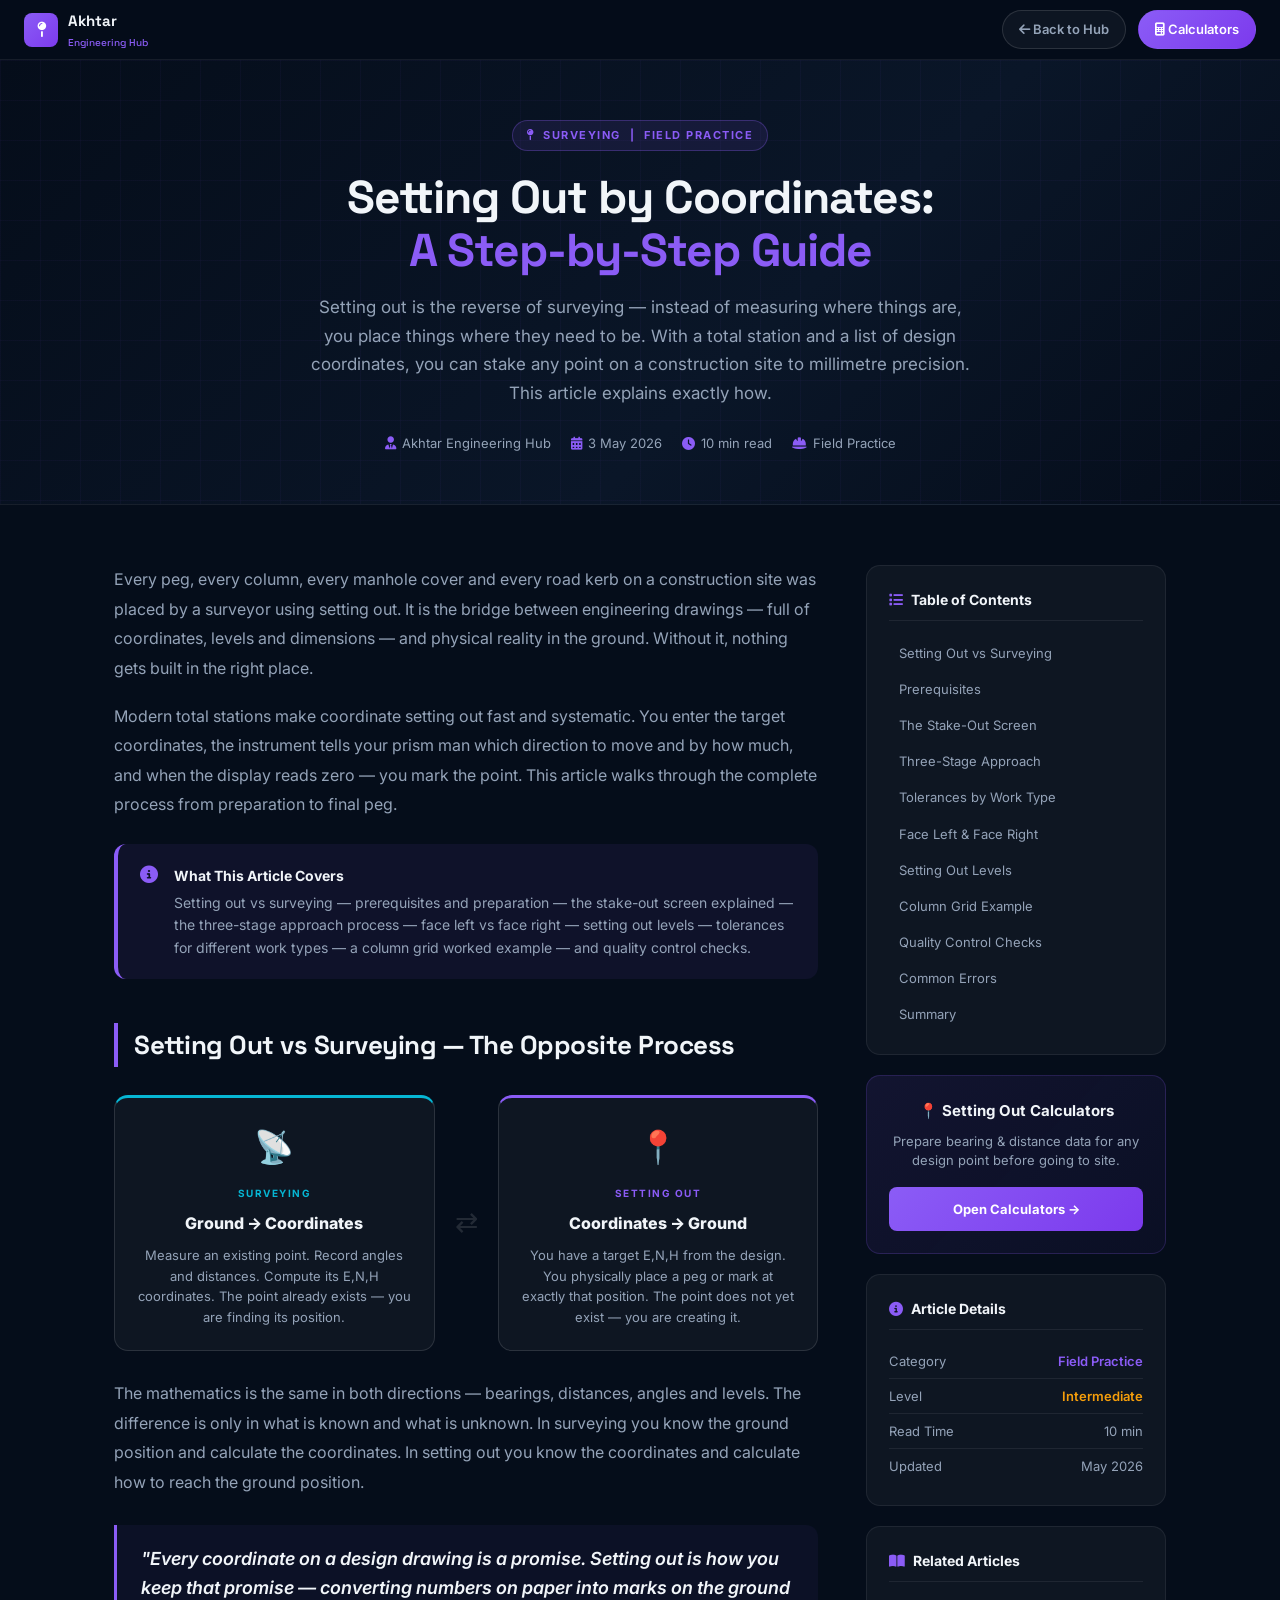
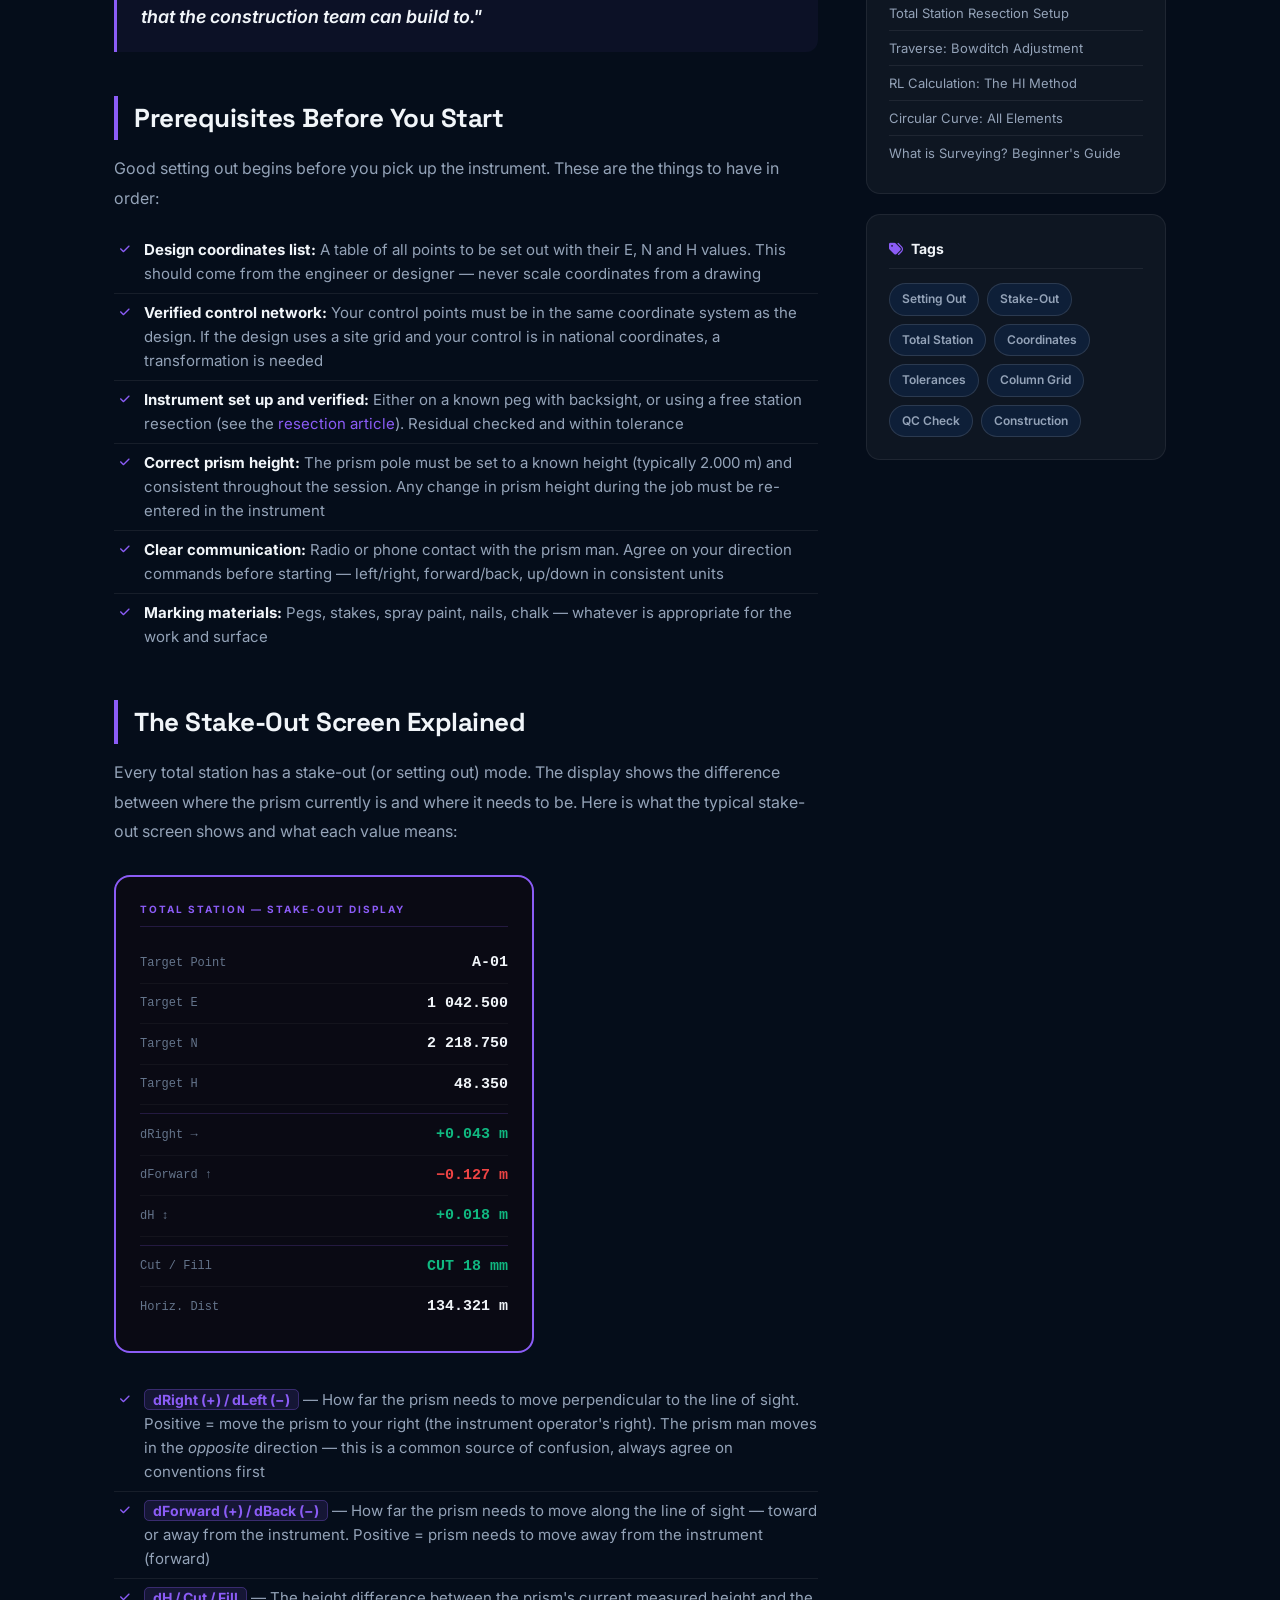
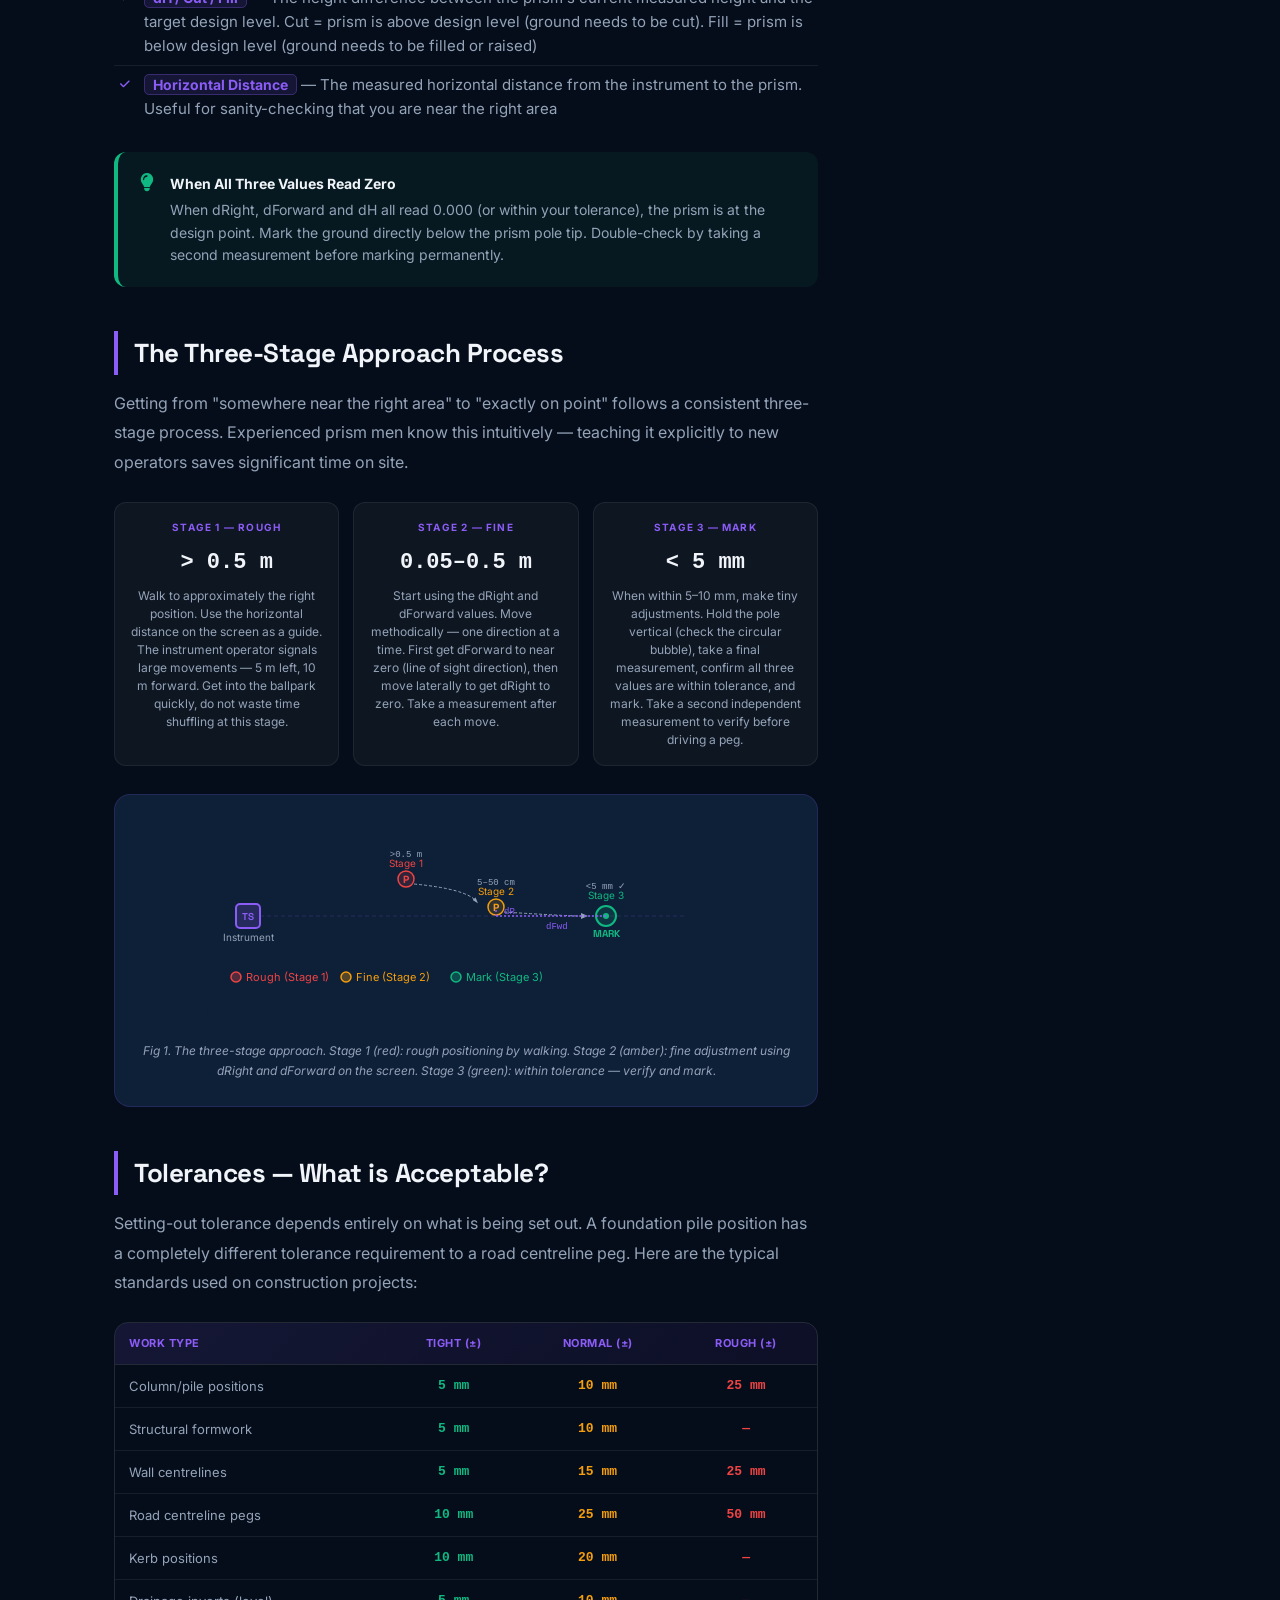
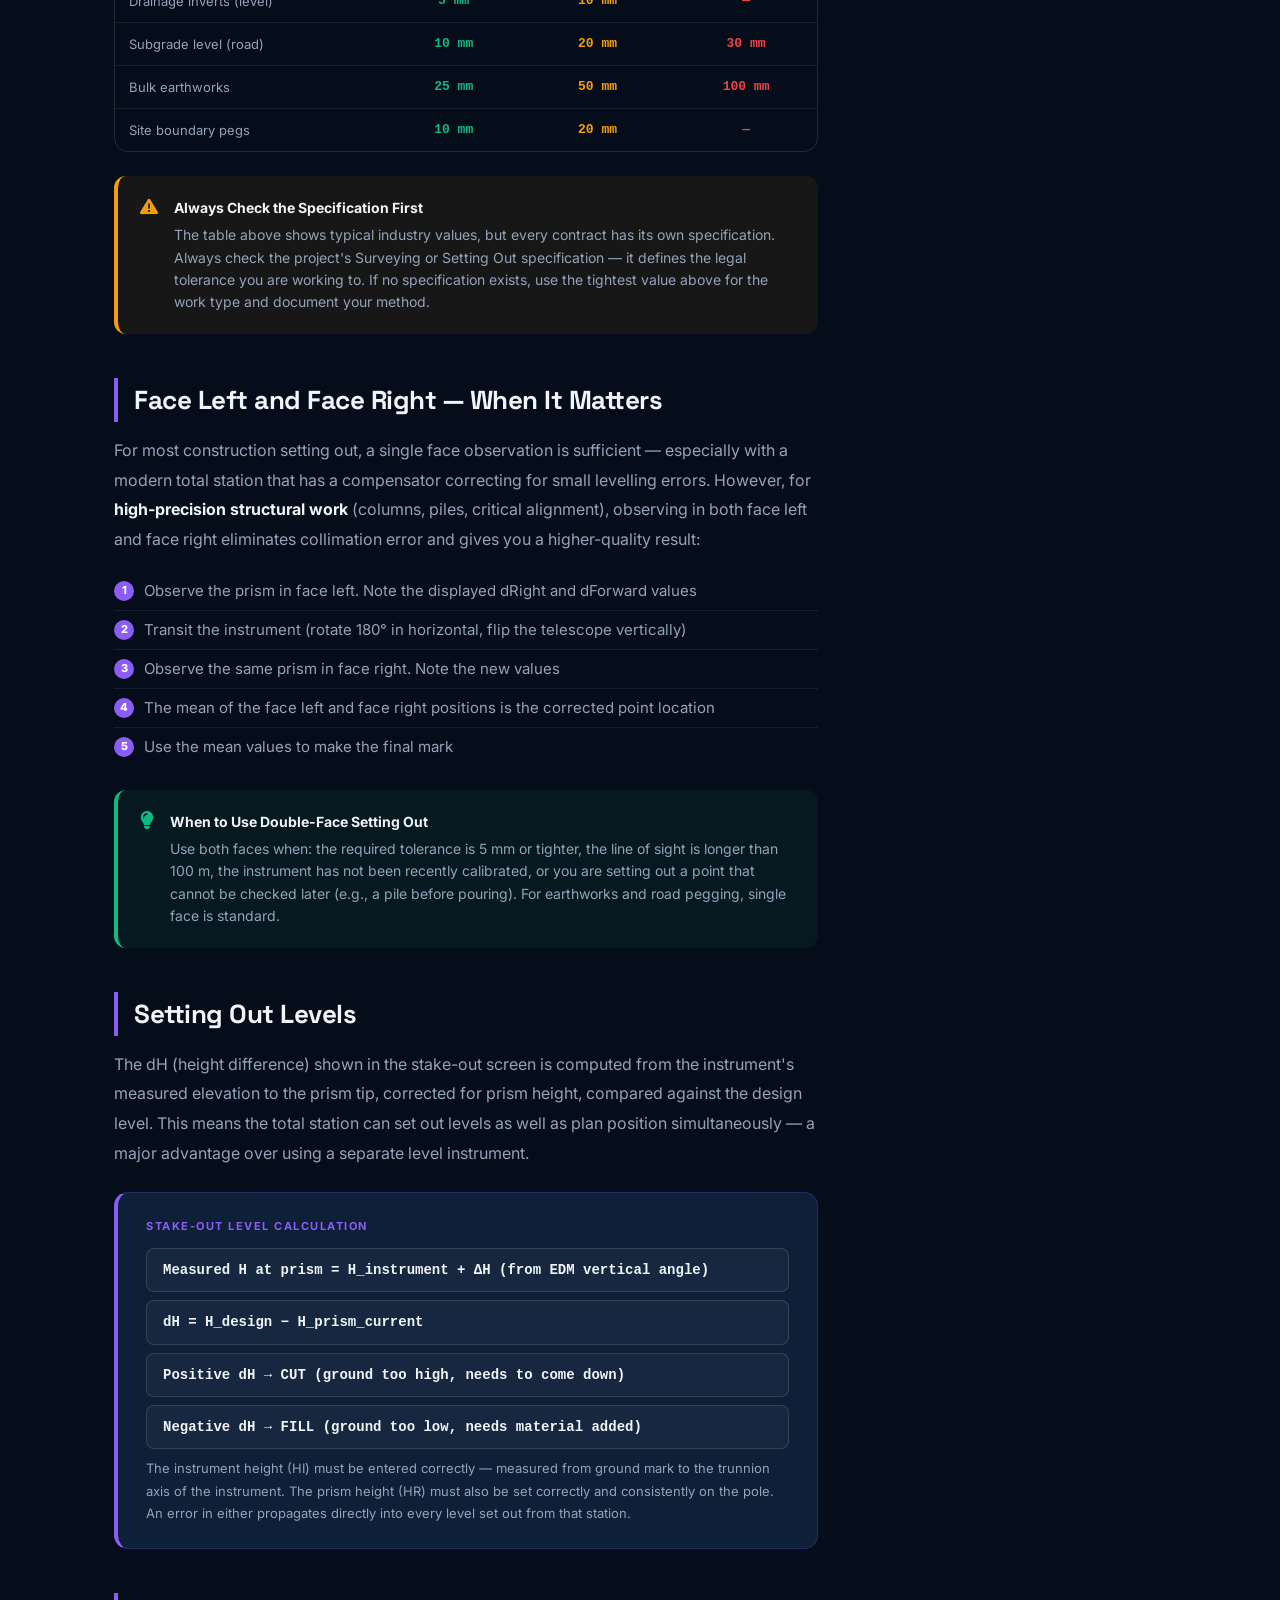
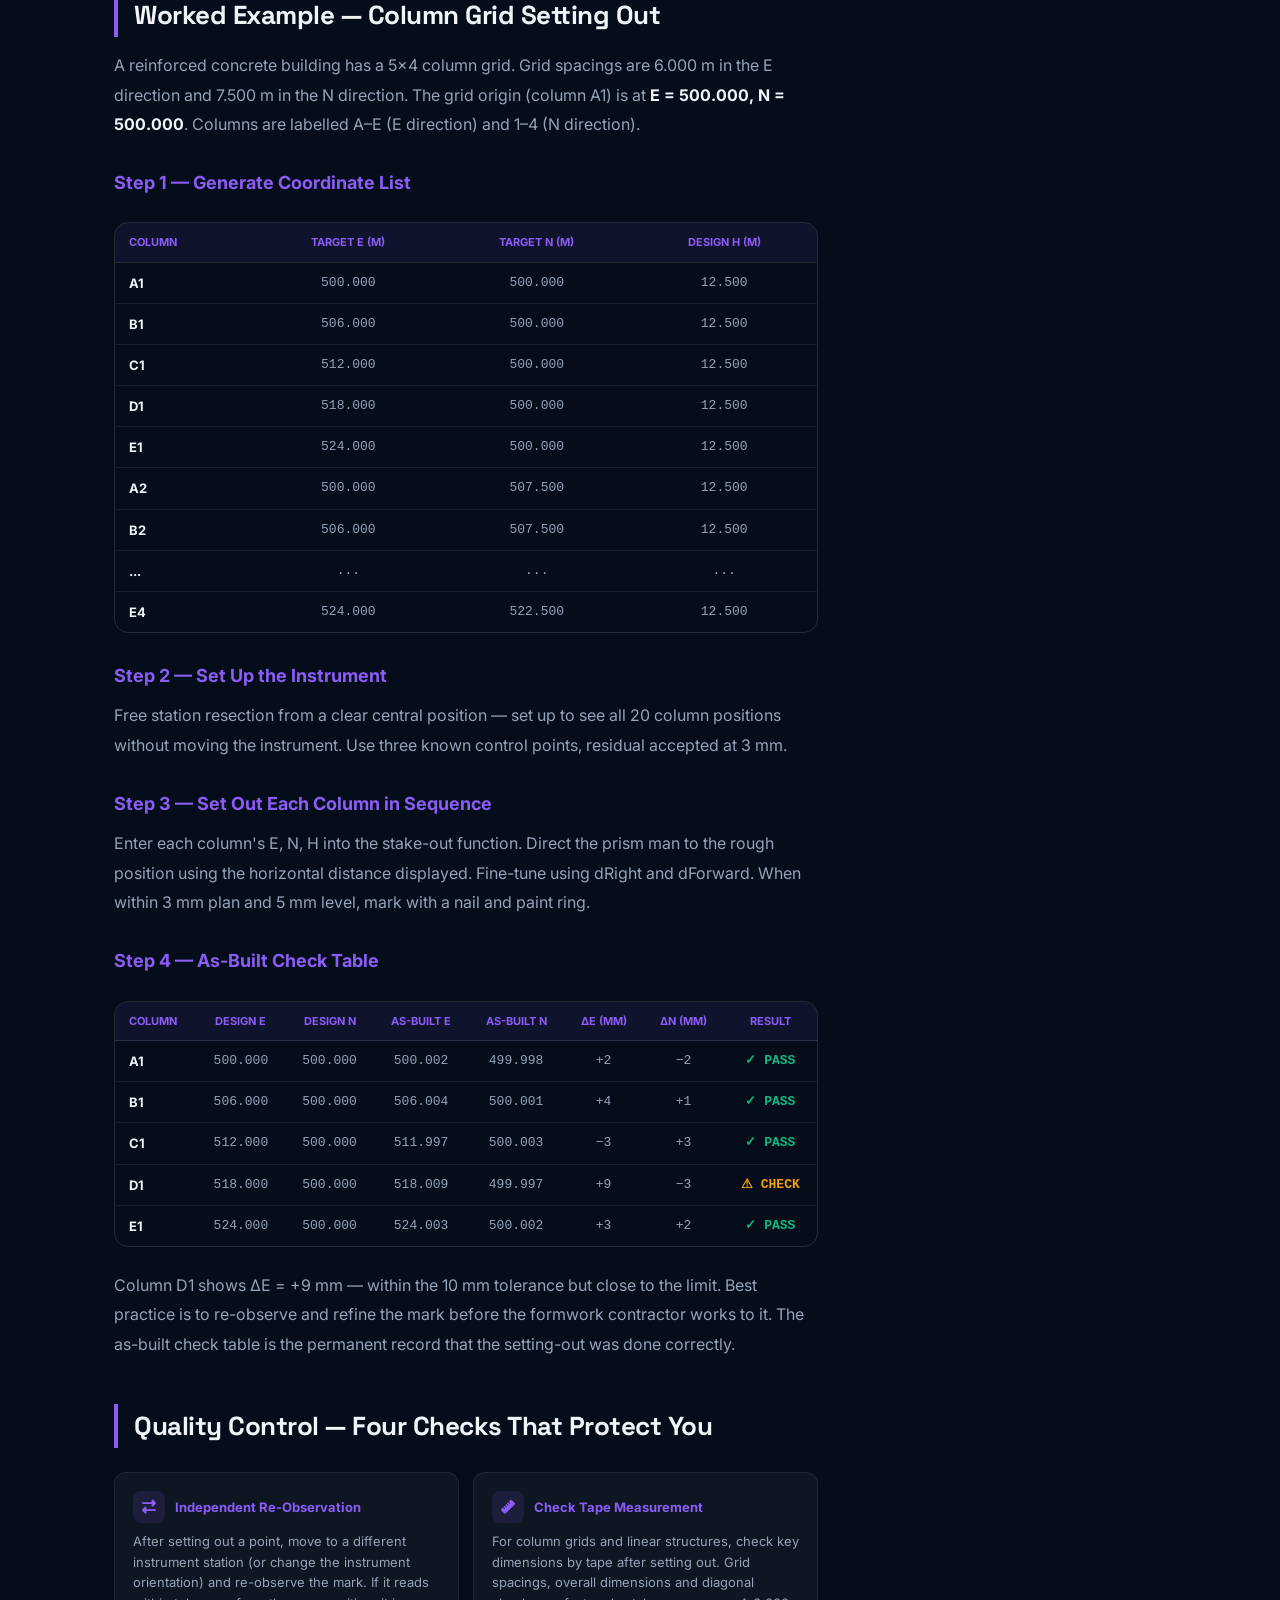
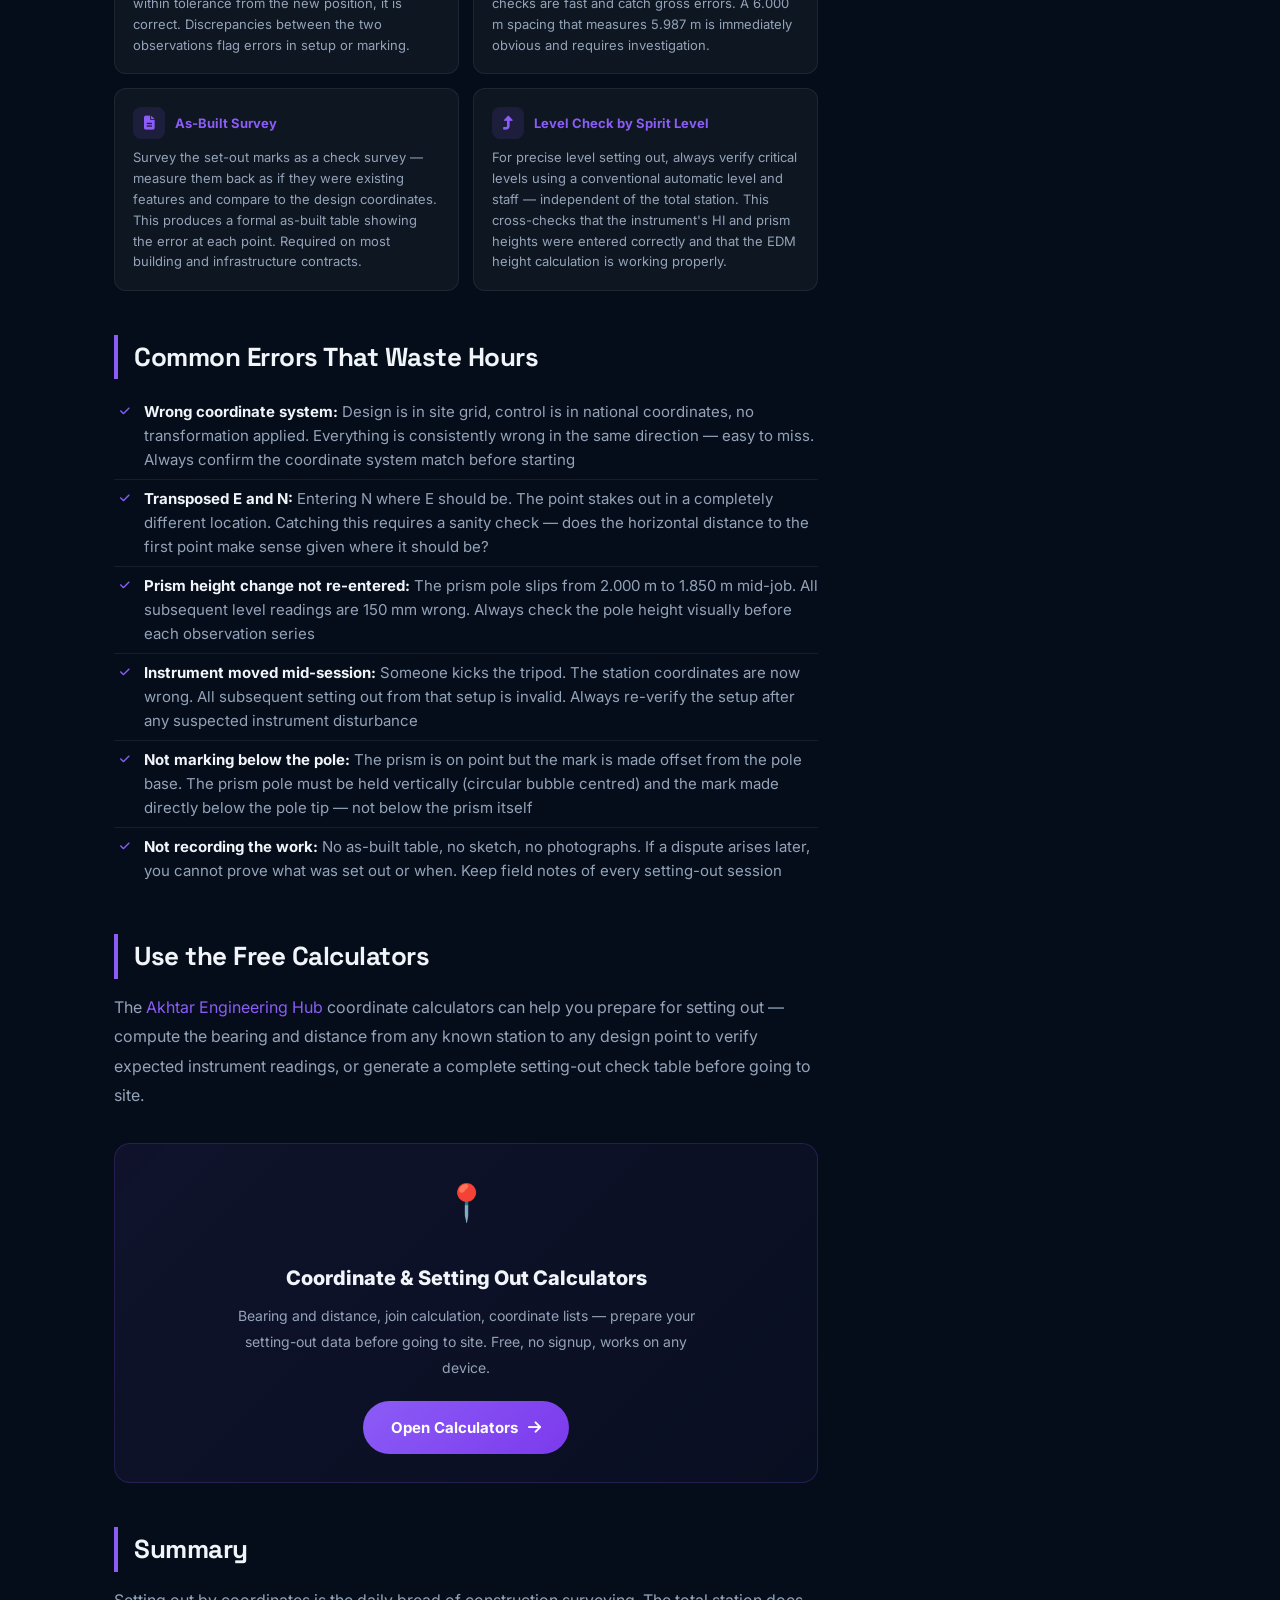
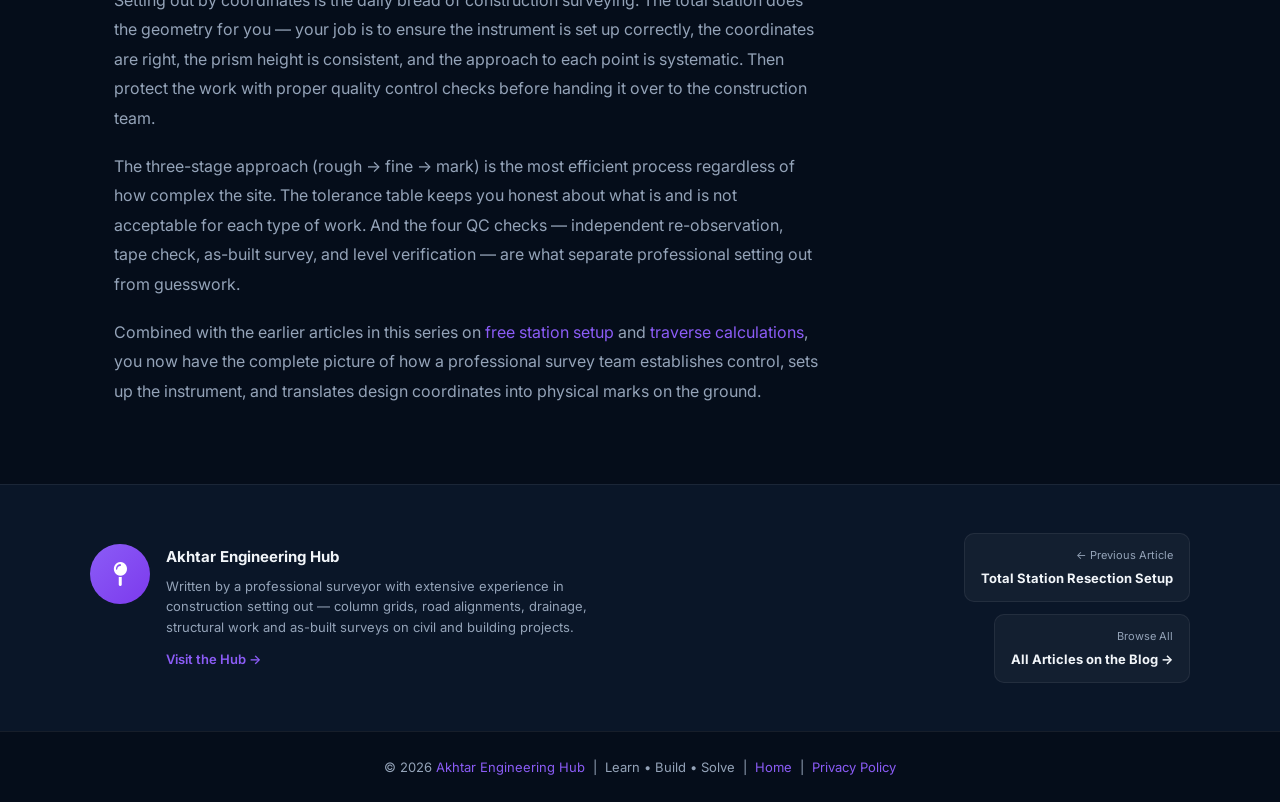
<file: setting-out-by-coordinates.html>
<!DOCTYPE html>
<html lang="en">
<head>
<meta charset="UTF-8">
<meta name="viewport" content="width=device-width, initial-scale=1.0">

<title>Setting Out by Coordinates: A Step-by-Step Guide | Akhtar Engineering Hub</title>
<meta name="description" content="Complete guide to setting out points by coordinates using a total station — stake-out procedure, approaching the point, tolerances for different work types, column grid example and quality control checks.">
<meta name="keywords" content="setting out by coordinates, stake out total station, coordinate setting out, stakeout surveying, total station setting out, construction setting out, column grid setting out, surveying tolerances, prism pole setting out">
<meta name="author" content="Akhtar Engineering Hub">
<meta name="robots" content="index, follow">
<link rel="canonical" href="https://akhtarengineeringhub.com/setting-out-by-coordinates.html">

<meta property="og:type" content="article">
<meta property="og:url" content="https://akhtarengineeringhub.com/setting-out-by-coordinates.html">
<meta property="og:title" content="Setting Out by Coordinates: A Step-by-Step Guide">
<meta property="og:description" content="Total station coordinate setting out explained — the stake-out process, approaching the point, tolerances, a column grid worked example and quality control.">
<meta property="og:site_name" content="Akhtar Engineering Hub">
<meta property="article:published_time" content="2026-05-03">
<meta property="article:section" content="Surveying">

<meta name="twitter:card" content="summary_large_image">
<meta name="twitter:title" content="Setting Out by Coordinates: A Step-by-Step Guide">
<meta name="twitter:description" content="Total station coordinate setting out — stake-out procedure, tolerances, worked example and QC checks.">

<script type="application/ld+json">
{
  "@context":"https://schema.org",
  "@type":"Article",
  "headline":"Setting Out by Coordinates: A Step-by-Step Guide",
  "description":"Complete guide to setting out points by coordinates using a total station — stake-out procedure, approaching the point, tolerances for different work types and a column grid worked example.",
  "author":{"@type":"Person","name":"Akhtar Engineering Hub"},
  "publisher":{"@type":"Organization","name":"Akhtar Engineering Hub"},
  "datePublished":"2026-05-03",
  "dateModified":"2026-05-03",
  "mainEntityOfPage":{"@type":"WebPage","@id":"https://akhtarengineeringhub.com/setting-out-by-coordinates.html"},
  "articleSection":"Surveying",
  "keywords":"setting out, stakeout, total station, coordinates, construction survey, tolerances, column grid"
}
</script>

<link href="https://fonts.googleapis.com/css2?family=Inter:wght@300;400;500;600;700;800;900&family=Space+Grotesk:wght@400;600;700&display=swap" rel="stylesheet">
<link rel="stylesheet" href="https://cdnjs.cloudflare.com/ajax/libs/font-awesome/6.5.0/css/all.min.css">

<style>
*,*::before,*::after{margin:0;padding:0;box-sizing:border-box;}
:root{
  --bg:#050d1a;--bg2:#0a1628;--bg3:#0e1f38;
  --card:rgba(255,255,255,0.04);--border:rgba(255,255,255,0.07);
  --border2:rgba(255,255,255,0.12);--text:#f1f5f9;--text-sub:#94a3b8;
  --purple:#8b5cf6;--violet:#7c3aed;--cyan:#06b6d4;--green:#10b981;--gold:#f59e0b;--red:#ef4444;
  --accent:#8b5cf6;
  --nav-bg:rgba(5,13,26,0.95);
}
html{scroll-behavior:smooth;}
body{font-family:'Inter',sans-serif;background:var(--bg);color:var(--text);line-height:1.7;overflow-x:hidden;}
a{color:var(--accent);text-decoration:none;}
a:hover{text-decoration:underline;}
::-webkit-scrollbar{width:5px;}
::-webkit-scrollbar-thumb{background:var(--accent);border-radius:10px;}

.navbar{position:fixed;top:0;left:0;right:0;z-index:100;background:var(--nav-bg);backdrop-filter:blur(20px);border-bottom:1px solid var(--border);padding:0 24px;height:60px;display:flex;align-items:center;justify-content:space-between;}
.nav-brand{display:flex;align-items:center;gap:10px;text-decoration:none;}
.nav-icon{width:34px;height:34px;background:linear-gradient(135deg,var(--purple),var(--violet));border-radius:8px;display:flex;align-items:center;justify-content:center;color:#fff;font-size:15px;}
.nav-title{font-family:'Space Grotesk',sans-serif;font-size:15px;font-weight:700;color:var(--text);}
.nav-title span{display:block;font-size:10px;color:var(--accent);font-weight:500;}
.nav-right{display:flex;gap:12px;align-items:center;}
.nav-link-btn{padding:7px 16px;border-radius:100px;font-size:13px;font-weight:600;background:var(--card);border:1px solid var(--border2);color:var(--text-sub);transition:all .2s;}
.nav-link-btn:hover{text-decoration:none;color:var(--text);}
.nav-link-btn.primary{background:linear-gradient(135deg,var(--purple),var(--violet));color:#fff;border-color:transparent;}
.nav-link-btn.primary:hover{opacity:.9;text-decoration:none;}

.article-hero{margin-top:60px;padding:60px 24px 50px;background:linear-gradient(135deg,#050d1a 0%,#0a1628 60%,#050d1a 100%);border-bottom:1px solid var(--border);text-align:center;position:relative;overflow:hidden;}
.article-hero::before{content:'';position:absolute;inset:0;background-image:linear-gradient(rgba(139,92,246,0.04) 1px,transparent 1px),linear-gradient(90deg,rgba(139,92,246,0.04) 1px,transparent 1px);background-size:40px 40px;}
.article-hero-inner{position:relative;z-index:1;max-width:820px;margin:0 auto;}
.article-cat{display:inline-flex;align-items:center;gap:8px;background:rgba(139,92,246,0.1);border:1px solid rgba(139,92,246,0.3);color:var(--purple);font-size:11px;font-weight:700;letter-spacing:1.5px;padding:5px 14px;border-radius:100px;margin-bottom:20px;text-transform:uppercase;}
.article-hero h1{font-family:'Space Grotesk',sans-serif;font-size:clamp(24px,5vw,46px);font-weight:800;line-height:1.15;letter-spacing:-1px;margin-bottom:16px;}
.article-hero h1 span{color:var(--purple);}
.article-hero .intro{font-size:17px;color:var(--text-sub);max-width:660px;margin:0 auto 24px;line-height:1.7;}
.article-meta{display:flex;align-items:center;justify-content:center;gap:20px;flex-wrap:wrap;font-size:13px;color:var(--text-sub);}
.article-meta span{display:flex;align-items:center;gap:6px;}
.article-meta i{color:var(--purple);}

.article-layout{max-width:1100px;margin:0 auto;padding:60px 24px;display:grid;grid-template-columns:1fr 300px;gap:48px;align-items:start;}
.article-body{min-width:0;}
.article-sidebar{position:sticky;top:80px;}

.article-body h2{font-family:'Space Grotesk',sans-serif;font-size:26px;font-weight:800;margin:44px 0 14px;color:var(--text);letter-spacing:-0.5px;border-left:4px solid var(--purple);padding-left:16px;}
.article-body h3{font-size:18px;font-weight:700;margin:28px 0 10px;color:var(--purple);}
.article-body p{font-size:16px;color:var(--text-sub);margin-bottom:18px;line-height:1.85;}
.article-body strong{color:var(--text);font-weight:700;}
.article-body ul,.article-body ol{margin:12px 0 20px 0;padding-left:0;list-style:none;}
.article-body ul li,.article-body ol li{font-size:15px;color:var(--text-sub);padding:7px 0 7px 30px;border-bottom:1px solid var(--border);position:relative;line-height:1.6;}
.article-body ul li::before{content:'\f00c';font-family:'Font Awesome 6 Free';font-weight:900;color:var(--purple);font-size:11px;position:absolute;left:6px;top:10px;}
.article-body ol{counter-reset:olc;}
.article-body ol li{counter-increment:olc;}
.article-body ol li::before{content:counter(olc);background:var(--purple);color:#fff;font-size:11px;font-weight:800;width:20px;height:20px;border-radius:50%;display:flex;align-items:center;justify-content:center;position:absolute;left:0;top:9px;}
.article-body li:last-child{border-bottom:none;}

.callout{border-radius:12px;padding:20px 22px;margin:24px 0;display:flex;gap:16px;align-items:flex-start;}
.callout.info{background:rgba(139,92,246,0.07);border-left:4px solid var(--purple);}
.callout.tip{background:rgba(16,185,129,0.07);border-left:4px solid var(--green);}
.callout.warn{background:rgba(245,158,11,0.07);border-left:4px solid var(--gold);}
.callout.danger{background:rgba(239,68,68,0.07);border-left:4px solid var(--red);}
.callout i{font-size:18px;margin-top:2px;flex-shrink:0;}
.callout.info i{color:var(--purple);}
.callout.tip i{color:var(--green);}
.callout.warn i{color:var(--gold);}
.callout.danger i{color:var(--red);}
.callout-body strong{display:block;font-size:14px;font-weight:700;color:var(--text);margin-bottom:4px;}
.callout-body p{font-size:14px;color:var(--text-sub);margin:0;line-height:1.6;}

.pull-quote{border-left:3px solid var(--purple);background:rgba(139,92,246,0.05);border-radius:0 12px 12px 0;padding:20px 24px;margin:28px 0;font-size:18px;font-style:italic;font-weight:600;color:var(--text);line-height:1.6;}

.kp{display:inline;background:rgba(139,92,246,0.12);border:1px solid rgba(139,92,246,0.3);border-radius:5px;padding:1px 8px;font-size:14px;font-weight:700;color:var(--purple);}
.kg{display:inline;background:rgba(16,185,129,0.12);border:1px solid rgba(16,185,129,0.3);border-radius:5px;padding:1px 8px;font-size:14px;font-weight:700;color:var(--green);}
.kc{display:inline;background:rgba(6,182,212,0.12);border:1px solid rgba(6,182,212,0.3);border-radius:5px;padding:1px 8px;font-size:14px;font-weight:700;color:var(--cyan);}
.ko{display:inline;background:rgba(245,158,11,0.12);border:1px solid rgba(245,158,11,0.3);border-radius:5px;padding:1px 8px;font-size:14px;font-weight:700;color:var(--gold);}
.kr{display:inline;background:rgba(239,68,68,0.12);border:1px solid rgba(239,68,68,0.3);border-radius:5px;padding:1px 8px;font-size:14px;font-weight:700;color:var(--red);}

.formula-block{background:var(--bg3);border:1px solid rgba(139,92,246,0.22);border-radius:14px;padding:24px 28px;margin:24px 0;border-left:4px solid var(--purple);}
.formula-block .fl{font-size:11px;font-weight:700;color:var(--purple);letter-spacing:1.5px;text-transform:uppercase;margin-bottom:12px;}
.formula-block code{font-family:'Courier New',monospace;font-size:14px;font-weight:700;color:var(--text);background:rgba(255,255,255,0.04);border:1px solid var(--border2);border-radius:8px;padding:10px 16px;margin-bottom:8px;display:block;line-height:1.6;}
.formula-block .fn{font-size:13px;color:var(--text-sub);margin-top:6px;}

/* Opposite process diagram */
.opposite-grid{display:grid;grid-template-columns:1fr auto 1fr;gap:20px;align-items:center;margin:28px 0;}
.opp-card{background:var(--card);border:1px solid var(--border2);border-radius:14px;padding:22px;text-align:center;}
.opp-card.survey{border-top:3px solid var(--cyan);}
.opp-card.setout{border-top:3px solid var(--purple);}
.opp-card .oc-icon{font-size:32px;margin-bottom:10px;display:block;}
.opp-card .oc-type{font-size:10px;font-weight:700;letter-spacing:1.5px;text-transform:uppercase;margin-bottom:8px;}
.opp-card.survey .oc-type{color:var(--cyan);}
.opp-card.setout .oc-type{color:var(--purple);}
.opp-card h4{font-size:16px;font-weight:800;color:var(--text);margin-bottom:8px;}
.opp-card p{font-size:13px;color:var(--text-sub);line-height:1.6;margin:0;}
.opp-arrow{text-align:center;font-size:28px;color:var(--border2);}

/* Stake-out screen simulation */
.screen-sim{background:#0a0a14;border:2px solid var(--purple);border-radius:16px;padding:24px;margin:28px 0;font-family:'Courier New',monospace;max-width:420px;}
.screen-sim .ss-title{font-size:10px;font-weight:700;letter-spacing:2px;text-transform:uppercase;color:var(--purple);border-bottom:1px solid rgba(139,92,246,0.2);padding-bottom:8px;margin-bottom:16px;font-family:'Inter',sans-serif;}
.screen-row{display:flex;justify-content:space-between;align-items:center;padding:7px 0;border-bottom:1px solid rgba(255,255,255,0.04);}
.screen-row:last-child{border-bottom:none;}
.sr-label{font-size:12px;color:#64748b;}
.sr-val{font-size:15px;font-weight:700;}
.sr-val.pos{color:#10b981;}
.sr-val.neg{color:#ef4444;}
.sr-val.zero{color:#8b5cf6;}
.sr-val.neutral{color:#f1f5f9;}
.screen-arrow{text-align:center;padding:12px 0;font-size:24px;color:var(--purple);}

/* Tolerance table */
.tol-wrap{overflow-x:auto;border-radius:14px;border:1px solid var(--border2);margin:24px 0;}
.tol-table{width:100%;border-collapse:collapse;font-size:13px;min-width:480px;}
.tol-table thead tr{background:linear-gradient(135deg,rgba(139,92,246,0.12),rgba(124,58,237,0.06));}
.tol-table th{padding:11px 14px;text-align:left;font-weight:700;font-size:11px;letter-spacing:0.5px;text-transform:uppercase;color:var(--purple);border-bottom:1px solid var(--border2);}
.tol-table th:nth-child(2),.tol-table th:nth-child(3),.tol-table th:nth-child(4){text-align:center;}
.tol-table td{padding:10px 14px;border-bottom:1px solid var(--border);color:var(--text-sub);font-size:13px;}
.tol-table td:nth-child(2),.tol-table td:nth-child(3),.tol-table td:nth-child(4){text-align:center;font-family:'Courier New',monospace;font-weight:700;}
.tol-table td:nth-child(2){color:var(--green);}
.tol-table td:nth-child(3){color:var(--gold);}
.tol-table td:nth-child(4){color:var(--red);}
.tol-table tr:last-child td{border-bottom:none;}
.tol-table tr:hover td{background:rgba(139,92,246,0.03);}

/* Grid diagram */
.diagram-wrap{background:var(--bg3);border:1px solid rgba(139,92,246,0.18);border-radius:16px;padding:24px;margin:28px 0;text-align:center;}
.diagram-wrap .dc{font-size:12px;color:var(--text-sub);margin-top:14px;font-style:italic;}

/* Steps */
.steps{margin:24px 0;}
.step{display:flex;gap:18px;margin-bottom:14px;align-items:flex-start;background:var(--card);border:1px solid var(--border);border-radius:12px;padding:18px;transition:all .2s;}
.step:hover{border-color:var(--border2);}
.step-num{min-width:36px;height:36px;background:linear-gradient(135deg,var(--purple),var(--violet));border-radius:10px;display:flex;align-items:center;justify-content:center;font-weight:900;font-size:13px;color:#fff;flex-shrink:0;}
.step-body strong{display:block;font-size:15px;font-weight:700;color:var(--text);margin-bottom:4px;}
.step-body p{font-size:14px;color:var(--text-sub);margin:0;line-height:1.6;}

/* Grid table */
.grid-wrap{overflow-x:auto;border-radius:14px;border:1px solid var(--border2);margin:24px 0;}
.grid-table{width:100%;border-collapse:collapse;font-size:13px;min-width:460px;}
.grid-table thead tr{background:rgba(139,92,246,0.08);}
.grid-table th{padding:10px 14px;text-align:center;font-weight:700;font-size:11px;text-transform:uppercase;color:var(--purple);border-bottom:1px solid var(--border2);}
.grid-table th:first-child{text-align:left;}
.grid-table td{padding:9px 14px;text-align:center;border-bottom:1px solid var(--border);color:var(--text-sub);font-size:13px;font-family:'Courier New',monospace;}
.grid-table td:first-child{text-align:left;font-family:'Inter',sans-serif;font-weight:700;color:var(--text);}
.grid-table tr:last-child td{border-bottom:none;}
.grid-table tr:hover td{background:rgba(139,92,246,0.03);}
.grid-table .ok{color:var(--green);font-weight:700;}
.grid-table .warn{color:var(--gold);font-weight:700;}

/* Approaching point diagram */
.approach-stages{display:grid;grid-template-columns:repeat(3,1fr);gap:14px;margin:24px 0;}
.approach-card{background:var(--card);border:1px solid var(--border);border-radius:12px;padding:16px;text-align:center;}
.approach-card .ac-stage{font-size:10px;font-weight:700;letter-spacing:1.2px;text-transform:uppercase;color:var(--purple);margin-bottom:8px;}
.approach-card .ac-dist{font-size:22px;font-weight:800;color:var(--text);margin-bottom:6px;font-family:'Courier New',monospace;}
.approach-card p{font-size:12px;color:var(--text-sub);line-height:1.5;margin:0;}

/* QC cards */
.qc-grid{display:grid;grid-template-columns:1fr 1fr;gap:14px;margin:24px 0;}
.qc-card{background:var(--card);border:1px solid var(--border);border-radius:12px;padding:18px;}
.qc-card .qch{display:flex;align-items:center;gap:10px;margin-bottom:8px;}
.qc-card .qci{width:32px;height:32px;border-radius:8px;display:flex;align-items:center;justify-content:center;font-size:14px;flex-shrink:0;background:rgba(139,92,246,0.12);}
.qc-card .qcl{font-size:13px;font-weight:700;color:var(--purple);}
.qc-card p{font-size:13px;color:var(--text-sub);line-height:1.6;margin:0;}

/* Sidebar */
.sidebar-card{background:var(--card);border:1px solid var(--border);border-radius:14px;padding:22px;margin-bottom:20px;}
.sidebar-card h4{font-size:14px;font-weight:700;color:var(--text);margin-bottom:14px;padding-bottom:8px;border-bottom:1px solid var(--border);display:flex;align-items:center;gap:8px;}
.sidebar-card h4 i{color:var(--purple);}
.toc-list{list-style:none;}
.toc-list li{padding:0;border:none;}
.toc-list li::before{display:none;}
.toc-list li a{display:block;font-size:13px;color:var(--text-sub);padding:7px 10px;border-radius:6px;transition:all .2s;}
.toc-list li a:hover{background:rgba(139,92,246,0.08);color:var(--purple);text-decoration:none;}
.related-list{list-style:none;}
.related-list li{padding:0;border:none;}
.related-list li::before{display:none;}
.related-list li a{display:block;font-size:13px;color:var(--text-sub);padding:8px 0;border-bottom:1px solid var(--border);line-height:1.4;transition:color .2s;}
.related-list li:last-child a{border-bottom:none;}
.related-list li a:hover{color:var(--purple);text-decoration:none;}
.sidebar-cta{background:linear-gradient(135deg,rgba(139,92,246,0.1),rgba(124,58,237,0.05));border:1px solid rgba(139,92,246,0.2);border-radius:14px;padding:22px;margin-bottom:20px;text-align:center;}
.sidebar-cta h4{font-size:15px;font-weight:700;margin-bottom:8px;}
.sidebar-cta p{font-size:13px;color:var(--text-sub);margin-bottom:16px;line-height:1.5;}
.sidebar-cta a{display:block;background:linear-gradient(135deg,var(--purple),var(--violet));color:#fff;font-size:13px;font-weight:700;padding:11px;border-radius:8px;text-decoration:none;}
.sidebar-cta a:hover{opacity:.9;}
.tag-cloud{display:flex;flex-wrap:wrap;gap:8px;}
.tag-pill{padding:5px 12px;border-radius:100px;font-size:12px;font-weight:600;background:var(--bg3);border:1px solid var(--border2);color:var(--text-sub);}

.progress-bar{position:fixed;top:60px;left:0;height:3px;background:linear-gradient(90deg,var(--purple),var(--violet));z-index:200;transition:width .1s;}
.back-top{position:fixed;bottom:24px;right:24px;width:44px;height:44px;background:var(--purple);border-radius:50%;display:flex;align-items:center;justify-content:center;color:#fff;font-size:16px;cursor:pointer;box-shadow:0 4px 20px rgba(139,92,246,0.4);opacity:0;transition:all .3s;z-index:200;border:none;}
.back-top.show{opacity:1;}

.article-footer{background:var(--bg2);border-top:1px solid var(--border);padding:48px 24px;}
.article-footer-inner{max-width:1100px;margin:0 auto;display:grid;grid-template-columns:1fr 1fr;gap:32px;align-items:center;}
.author-card{display:flex;gap:16px;align-items:flex-start;}
.author-avatar{width:60px;height:60px;background:linear-gradient(135deg,var(--purple),var(--violet));border-radius:50%;display:flex;align-items:center;justify-content:center;font-size:24px;color:#fff;flex-shrink:0;}
.author-info h4{font-size:15px;font-weight:700;margin-bottom:6px;}
.author-info p{font-size:13px;color:var(--text-sub);line-height:1.6;}
.author-info a{font-size:13px;font-weight:600;margin-top:10px;display:inline-block;color:var(--purple);}
.nav-articles{display:flex;flex-direction:column;gap:12px;align-items:flex-end;}
.nav-article-link{display:flex;flex-direction:column;align-items:flex-end;text-align:right;padding:12px 16px;background:var(--card);border:1px solid var(--border);border-radius:10px;text-decoration:none;transition:all .2s;}
.nav-article-link:hover{border-color:var(--purple);text-decoration:none;}
.nav-article-link span{font-size:11px;color:var(--text-sub);}
.nav-article-link strong{font-size:13px;color:var(--text);margin-top:2px;}

.page-footer{background:var(--bg);border-top:1px solid var(--border);padding:24px;text-align:center;font-size:13px;color:var(--text-sub);}
.page-footer a{color:var(--purple);}

@media(max-width:900px){
  .article-layout{grid-template-columns:1fr;}
  .article-sidebar{display:none;}
  .article-footer-inner{grid-template-columns:1fr;}
  .nav-articles{align-items:flex-start;}
  .nav-article-link{align-items:flex-start;text-align:left;}
  .opposite-grid{grid-template-columns:1fr;gap:10px;}
  .opp-arrow{transform:rotate(90deg);}
  .approach-stages{grid-template-columns:1fr;}
  .qc-grid{grid-template-columns:1fr;}
}
@media(max-width:580px){.article-meta{gap:12px;}}
</style>
</head>
<body>

<div class="progress-bar" id="progressBar"></div>

<header class="navbar">
  <a href="index.html" class="nav-brand">
    <div class="nav-icon"><i class="fas fa-map-pin"></i></div>
    <div class="nav-title">Akhtar<span>Engineering Hub</span></div>
  </a>
  <div class="nav-right">
    <a href="index.html" class="nav-link-btn"><i class="fas fa-arrow-left"></i> Back to Hub</a>
    <a href="index.html" class="nav-link-btn primary"><i class="fas fa-calculator"></i> Calculators</a>
  </div>
</header>

<div class="article-hero">
  <div class="article-hero-inner">
    <div class="article-cat"><i class="fas fa-map-pin"></i> Surveying &nbsp;|&nbsp; Field Practice</div>
    <h1>Setting Out by Coordinates:<br><span>A Step-by-Step Guide</span></h1>
    <p class="intro">Setting out is the reverse of surveying — instead of measuring where things are, you place things where they need to be. With a total station and a list of design coordinates, you can stake any point on a construction site to millimetre precision. This article explains exactly how.</p>
    <div class="article-meta">
      <span><i class="fas fa-user-tie"></i> Akhtar Engineering Hub</span>
      <span><i class="fas fa-calendar-alt"></i> 3 May 2026</span>
      <span><i class="fas fa-clock"></i> 10 min read</span>
      <span><i class="fas fa-hard-hat"></i> Field Practice</span>
    </div>
  </div>
</div>

<div class="article-layout">
<article class="article-body">

  <p>Every peg, every column, every manhole cover and every road kerb on a construction site was placed by a surveyor using setting out. It is the bridge between engineering drawings — full of coordinates, levels and dimensions — and physical reality in the ground. Without it, nothing gets built in the right place.</p>

  <p>Modern total stations make coordinate setting out fast and systematic. You enter the target coordinates, the instrument tells your prism man which direction to move and by how much, and when the display reads zero — you mark the point. This article walks through the complete process from preparation to final peg.</p>

  <div class="callout info">
    <i class="fas fa-info-circle"></i>
    <div class="callout-body">
      <strong>What This Article Covers</strong>
      <p>Setting out vs surveying &mdash; prerequisites and preparation &mdash; the stake-out screen explained &mdash; the three-stage approach process &mdash; face left vs face right &mdash; setting out levels &mdash; tolerances for different work types &mdash; a column grid worked example &mdash; and quality control checks.</p>
    </div>
  </div>

  <!-- SECTION 1 -->
  <h2 id="survey-vs-setout">Setting Out vs Surveying — The Opposite Process</h2>

  <div class="opposite-grid">
    <div class="opp-card survey">
      <span class="oc-icon">📡</span>
      <div class="oc-type">Surveying</div>
      <h4>Ground → Coordinates</h4>
      <p>Measure an existing point. Record angles and distances. Compute its E,N,H coordinates. The point already exists — you are finding its position.</p>
    </div>
    <div class="opp-arrow">⇄</div>
    <div class="opp-card setout">
      <span class="oc-icon">📍</span>
      <div class="oc-type">Setting Out</div>
      <h4>Coordinates → Ground</h4>
      <p>You have a target E,N,H from the design. You physically place a peg or mark at exactly that position. The point does not yet exist — you are creating it.</p>
    </div>
  </div>

  <p>The mathematics is the same in both directions — bearings, distances, angles and levels. The difference is only in what is known and what is unknown. In surveying you know the ground position and calculate the coordinates. In setting out you know the coordinates and calculate how to reach the ground position.</p>

  <div class="pull-quote">
    "Every coordinate on a design drawing is a promise. Setting out is how you keep that promise — converting numbers on paper into marks on the ground that the construction team can build to."
  </div>

  <!-- SECTION 2 -->
  <h2 id="prerequisites">Prerequisites Before You Start</h2>

  <p>Good setting out begins before you pick up the instrument. These are the things to have in order:</p>

  <ul>
    <li><strong>Design coordinates list:</strong> A table of all points to be set out with their E, N and H values. This should come from the engineer or designer — never scale coordinates from a drawing</li>
    <li><strong>Verified control network:</strong> Your control points must be in the same coordinate system as the design. If the design uses a site grid and your control is in national coordinates, a transformation is needed</li>
    <li><strong>Instrument set up and verified:</strong> Either on a known peg with backsight, or using a free station resection (see the <a href="total-station-resection.html">resection article</a>). Residual checked and within tolerance</li>
    <li><strong>Correct prism height:</strong> The prism pole must be set to a known height (typically 2.000 m) and consistent throughout the session. Any change in prism height during the job must be re-entered in the instrument</li>
    <li><strong>Clear communication:</strong> Radio or phone contact with the prism man. Agree on your direction commands before starting — left/right, forward/back, up/down in consistent units</li>
    <li><strong>Marking materials:</strong> Pegs, stakes, spray paint, nails, chalk — whatever is appropriate for the work and surface</li>
  </ul>

  <!-- SECTION 3 -->
  <h2 id="stakeout-screen">The Stake-Out Screen Explained</h2>

  <p>Every total station has a stake-out (or setting out) mode. The display shows the difference between where the prism currently is and where it needs to be. Here is what the typical stake-out screen shows and what each value means:</p>

  <div class="screen-sim">
    <div class="ss-title">Total Station — Stake-Out Display</div>
    <div class="screen-row"><span class="sr-label">Target Point</span><span class="sr-val neutral">A-01</span></div>
    <div class="screen-row"><span class="sr-label">Target E</span><span class="sr-val neutral">1 042.500</span></div>
    <div class="screen-row"><span class="sr-label">Target N</span><span class="sr-val neutral">2 218.750</span></div>
    <div class="screen-row"><span class="sr-label">Target H</span><span class="sr-val neutral">48.350</span></div>
    <div class="screen-row" style="margin-top:8px;border-top:1px solid rgba(139,92,246,0.2);padding-top:8px;">
      <span class="sr-label">dRight →</span><span class="sr-val pos">+0.043 m</span>
    </div>
    <div class="screen-row"><span class="sr-label">dForward ↑</span><span class="sr-val neg">−0.127 m</span></div>
    <div class="screen-row"><span class="sr-label">dH ↕</span><span class="sr-val pos">+0.018 m</span></div>
    <div class="screen-row" style="margin-top:8px;border-top:1px solid rgba(139,92,246,0.2);padding-top:8px;">
      <span class="sr-label">Cut / Fill</span><span class="sr-val pos">CUT 18 mm</span>
    </div>
    <div class="screen-row"><span class="sr-label">Horiz. Dist</span><span class="sr-val neutral">134.321 m</span></div>
  </div>

  <ul>
    <li><span class="kp">dRight (+) / dLeft (−)</span> — How far the prism needs to move perpendicular to the line of sight. Positive = move the prism to your right (the instrument operator's right). The prism man moves in the <em>opposite</em> direction — this is a common source of confusion, always agree on conventions first</li>
    <li><span class="kp">dForward (+) / dBack (−)</span> — How far the prism needs to move along the line of sight — toward or away from the instrument. Positive = prism needs to move away from the instrument (forward)</li>
    <li><span class="kp">dH / Cut / Fill</span> — The height difference between the prism's current measured height and the target design level. Cut = prism is above design level (ground needs to be cut). Fill = prism is below design level (ground needs to be filled or raised)</li>
    <li><span class="kp">Horizontal Distance</span> — The measured horizontal distance from the instrument to the prism. Useful for sanity-checking that you are near the right area</li>
  </ul>

  <div class="callout tip">
    <i class="fas fa-lightbulb"></i>
    <div class="callout-body">
      <strong>When All Three Values Read Zero</strong>
      <p>When dRight, dForward and dH all read 0.000 (or within your tolerance), the prism is at the design point. Mark the ground directly below the prism pole tip. Double-check by taking a second measurement before marking permanently.</p>
    </div>
  </div>

  <!-- SECTION 4 -->
  <h2 id="approaching">The Three-Stage Approach Process</h2>

  <p>Getting from "somewhere near the right area" to "exactly on point" follows a consistent three-stage process. Experienced prism men know this intuitively — teaching it explicitly to new operators saves significant time on site.</p>

  <div class="approach-stages">
    <div class="approach-card">
      <div class="ac-stage">Stage 1 — Rough</div>
      <div class="ac-dist">&gt; 0.5 m</div>
      <p>Walk to approximately the right position. Use the horizontal distance on the screen as a guide. The instrument operator signals large movements — 5 m left, 10 m forward. Get into the ballpark quickly, do not waste time shuffling at this stage.</p>
    </div>
    <div class="approach-card">
      <div class="ac-stage">Stage 2 — Fine</div>
      <div class="ac-dist">0.05–0.5 m</div>
      <p>Start using the dRight and dForward values. Move methodically — one direction at a time. First get dForward to near zero (line of sight direction), then move laterally to get dRight to zero. Take a measurement after each move.</p>
    </div>
    <div class="approach-card">
      <div class="ac-stage">Stage 3 — Mark</div>
      <div class="ac-dist">&lt; 5 mm</div>
      <p>When within 5–10 mm, make tiny adjustments. Hold the pole vertical (check the circular bubble), take a final measurement, confirm all three values are within tolerance, and mark. Take a second independent measurement to verify before driving a peg.</p>
    </div>
  </div>

  <div class="diagram-wrap">
    <svg viewBox="0 0 520 200" xmlns="http://www.w3.org/2000/svg" style="max-width:520px;">
      <rect width="520" height="200" fill="#0e1f38" rx="10"/>

      <!-- Instrument -->
      <rect x="30" y="85" width="24" height="24" rx="4" fill="rgba(139,92,246,0.2)" stroke="#8b5cf6" stroke-width="2"/>
      <text x="42" y="101" fill="#8b5cf6" font-size="10" text-anchor="middle" font-weight="bold" font-family="Space Grotesk">TS</text>
      <text x="42" y="122" fill="#94a3b8" font-size="10" text-anchor="middle" font-family="Inter">Instrument</text>

      <!-- Line of sight -->
      <line x1="54" y1="97" x2="480" y2="97" stroke="rgba(139,92,246,0.2)" stroke-width="1" stroke-dasharray="4 3"/>

      <!-- Stage 1 prism position -->
      <circle cx="200" cy="60" r="8" fill="rgba(239,68,68,0.15)" stroke="#ef4444" stroke-width="1.5"/>
      <text x="200" y="64" fill="#ef4444" font-size="10" text-anchor="middle" font-weight="bold">P</text>
      <text x="200" y="48" fill="#ef4444" font-size="10" text-anchor="middle" font-family="Inter">Stage 1</text>
      <text x="200" y="38" fill="#94a3b8" font-size="9" text-anchor="middle" font-family="Courier New">&gt;0.5 m</text>
      <!-- Arrow to stage 2 -->
      <path d="M 208 65 Q 260 70 270 82" fill="none" stroke="#94a3b8" stroke-width="1" stroke-dasharray="3 2" marker-end="url(#arrowhead)"/>

      <!-- Stage 2 prism position -->
      <circle cx="290" cy="88" r="8" fill="rgba(245,158,11,0.15)" stroke="#f59e0b" stroke-width="1.5"/>
      <text x="290" y="92" fill="#f59e0b" font-size="10" text-anchor="middle" font-weight="bold">P</text>
      <text x="290" y="76" fill="#f59e0b" font-size="10" text-anchor="middle" font-family="Inter">Stage 2</text>
      <text x="290" y="66" fill="#94a3b8" font-size="9" text-anchor="middle" font-family="Courier New">5–50 cm</text>
      <!-- Arrow to stage 3 -->
      <path d="M 298 93 Q 360 97 375 97" fill="none" stroke="#94a3b8" stroke-width="1" stroke-dasharray="3 2"/>
      <polygon points="375,94 382,97 375,100" fill="#94a3b8"/>

      <!-- Stage 3 / Target -->
      <circle cx="400" cy="97" r="10" fill="rgba(16,185,129,0.15)" stroke="#10b981" stroke-width="2"/>
      <circle cx="400" cy="97" r="3" fill="#10b981"/>
      <text x="400" y="80" fill="#10b981" font-size="10" text-anchor="middle" font-family="Inter">Stage 3</text>
      <text x="400" y="70" fill="#94a3b8" font-size="9" text-anchor="middle" font-family="Courier New">&lt;5 mm ✓</text>
      <text x="400" y="118" fill="#10b981" font-size="10" text-anchor="middle" font-weight="bold" font-family="Space Grotesk">MARK</text>

      <!-- dRight arrow at stage 2 -->
      <line x1="290" y1="97" x2="290" y2="88" stroke="#8b5cf6" stroke-width="1.5" stroke-dasharray="2 2"/>
      <text x="298" y="95" fill="#8b5cf6" font-size="9" font-family="Courier New">dR</text>

      <!-- dForward arrow at stage 2 -->
      <line x1="290" y1="97" x2="400" y2="97" stroke="#8b5cf6" stroke-width="1.5" stroke-dasharray="2 2"/>
      <text x="340" y="110" fill="#8b5cf6" font-size="9" font-family="Courier New">dFwd</text>

      <!-- Legend -->
      <circle cx="30" cy="158" r="5" fill="rgba(239,68,68,0.3)" stroke="#ef4444" stroke-width="1.5"/>
      <text x="40" y="162" fill="#ef4444" font-size="11" font-family="Inter">Rough (Stage 1)</text>
      <circle cx="140" cy="158" r="5" fill="rgba(245,158,11,0.3)" stroke="#f59e0b" stroke-width="1.5"/>
      <text x="150" y="162" fill="#f59e0b" font-size="11" font-family="Inter">Fine (Stage 2)</text>
      <circle cx="250" cy="158" r="5" fill="rgba(16,185,129,0.3)" stroke="#10b981" stroke-width="1.5"/>
      <text x="260" y="162" fill="#10b981" font-size="11" font-family="Inter">Mark (Stage 3)</text>

      <defs>
        <marker id="arrowhead" markerWidth="6" markerHeight="4" refX="3" refY="2" orient="auto">
          <polygon points="0 0, 6 2, 0 4" fill="#94a3b8"/>
        </marker>
      </defs>
    </svg>
    <div class="dc">Fig 1. The three-stage approach. Stage 1 (red): rough positioning by walking. Stage 2 (amber): fine adjustment using dRight and dForward on the screen. Stage 3 (green): within tolerance — verify and mark.</div>
  </div>

  <!-- SECTION 5 -->
  <h2 id="tolerances">Tolerances — What is Acceptable?</h2>

  <p>Setting-out tolerance depends entirely on what is being set out. A foundation pile position has a completely different tolerance requirement to a road centreline peg. Here are the typical standards used on construction projects:</p>

  <div class="tol-wrap">
    <table class="tol-table">
      <thead>
        <tr><th>Work Type</th><th>Tight (±)</th><th>Normal (±)</th><th>Rough (±)</th></tr>
      </thead>
      <tbody>
        <tr><td>Column/pile positions</td><td>5 mm</td><td>10 mm</td><td>25 mm</td></tr>
        <tr><td>Structural formwork</td><td>5 mm</td><td>10 mm</td><td>—</td></tr>
        <tr><td>Wall centrelines</td><td>5 mm</td><td>15 mm</td><td>25 mm</td></tr>
        <tr><td>Road centreline pegs</td><td>10 mm</td><td>25 mm</td><td>50 mm</td></tr>
        <tr><td>Kerb positions</td><td>10 mm</td><td>20 mm</td><td>—</td></tr>
        <tr><td>Drainage inverts (level)</td><td>5 mm</td><td>10 mm</td><td>—</td></tr>
        <tr><td>Subgrade level (road)</td><td>10 mm</td><td>20 mm</td><td>30 mm</td></tr>
        <tr><td>Bulk earthworks</td><td>25 mm</td><td>50 mm</td><td>100 mm</td></tr>
        <tr><td>Site boundary pegs</td><td>10 mm</td><td>20 mm</td><td>—</td></tr>
      </tbody>
    </table>
  </div>

  <div class="callout warn">
    <i class="fas fa-exclamation-triangle"></i>
    <div class="callout-body">
      <strong>Always Check the Specification First</strong>
      <p>The table above shows typical industry values, but every contract has its own specification. Always check the project's Surveying or Setting Out specification — it defines the legal tolerance you are working to. If no specification exists, use the tightest value above for the work type and document your method.</p>
    </div>
  </div>

  <!-- SECTION 6 -->
  <h2 id="face-left-right">Face Left and Face Right — When It Matters</h2>

  <p>For most construction setting out, a single face observation is sufficient — especially with a modern total station that has a compensator correcting for small levelling errors. However, for <strong>high-precision structural work</strong> (columns, piles, critical alignment), observing in both face left and face right eliminates collimation error and gives you a higher-quality result:</p>

  <ol>
    <li>Observe the prism in face left. Note the displayed dRight and dForward values</li>
    <li>Transit the instrument (rotate 180° in horizontal, flip the telescope vertically)</li>
    <li>Observe the same prism in face right. Note the new values</li>
    <li>The mean of the face left and face right positions is the corrected point location</li>
    <li>Use the mean values to make the final mark</li>
  </ol>

  <div class="callout tip">
    <i class="fas fa-lightbulb"></i>
    <div class="callout-body">
      <strong>When to Use Double-Face Setting Out</strong>
      <p>Use both faces when: the required tolerance is 5 mm or tighter, the line of sight is longer than 100 m, the instrument has not been recently calibrated, or you are setting out a point that cannot be checked later (e.g., a pile before pouring). For earthworks and road pegging, single face is standard.</p>
    </div>
  </div>

  <!-- SECTION 7 -->
  <h2 id="levels">Setting Out Levels</h2>

  <p>The dH (height difference) shown in the stake-out screen is computed from the instrument's measured elevation to the prism tip, corrected for prism height, compared against the design level. This means the total station can set out levels as well as plan position simultaneously — a major advantage over using a separate level instrument.</p>

  <div class="formula-block">
    <div class="fl">Stake-Out Level Calculation</div>
    <code>Measured H at prism  =  H_instrument + ΔH (from EDM vertical angle)</code>
    <code>dH  =  H_design  −  H_prism_current</code>
    <code>Positive dH  →  CUT  (ground too high, needs to come down)</code>
    <code>Negative dH  →  FILL (ground too low, needs material added)</code>
    <div class="fn">The instrument height (HI) must be entered correctly — measured from ground mark to the trunnion axis of the instrument. The prism height (HR) must also be set correctly and consistently on the pole. An error in either propagates directly into every level set out from that station.</div>
  </div>

  <!-- SECTION 8 -->
  <h2 id="worked-example">Worked Example — Column Grid Setting Out</h2>

  <p>A reinforced concrete building has a 5×4 column grid. Grid spacings are 6.000 m in the E direction and 7.500 m in the N direction. The grid origin (column A1) is at <strong>E = 500.000, N = 500.000</strong>. Columns are labelled A–E (E direction) and 1–4 (N direction).</p>

  <h3>Step 1 — Generate Coordinate List</h3>

  <div class="grid-wrap">
    <table class="grid-table">
      <thead><tr><th>Column</th><th>Target E (m)</th><th>Target N (m)</th><th>Design H (m)</th></tr></thead>
      <tbody>
        <tr><td>A1</td><td>500.000</td><td>500.000</td><td>12.500</td></tr>
        <tr><td>B1</td><td>506.000</td><td>500.000</td><td>12.500</td></tr>
        <tr><td>C1</td><td>512.000</td><td>500.000</td><td>12.500</td></tr>
        <tr><td>D1</td><td>518.000</td><td>500.000</td><td>12.500</td></tr>
        <tr><td>E1</td><td>524.000</td><td>500.000</td><td>12.500</td></tr>
        <tr><td>A2</td><td>500.000</td><td>507.500</td><td>12.500</td></tr>
        <tr><td>B2</td><td>506.000</td><td>507.500</td><td>12.500</td></tr>
        <tr><td>...</td><td>...</td><td>...</td><td>...</td></tr>
        <tr><td>E4</td><td>524.000</td><td>522.500</td><td>12.500</td></tr>
      </tbody>
    </table>
  </div>

  <h3>Step 2 — Set Up the Instrument</h3>
  <p>Free station resection from a clear central position — set up to see all 20 column positions without moving the instrument. Use three known control points, residual accepted at 3 mm.</p>

  <h3>Step 3 — Set Out Each Column in Sequence</h3>
  <p>Enter each column's E, N, H into the stake-out function. Direct the prism man to the rough position using the horizontal distance displayed. Fine-tune using dRight and dForward. When within 3 mm plan and 5 mm level, mark with a nail and paint ring.</p>

  <h3>Step 4 — As-Built Check Table</h3>

  <div class="grid-wrap">
    <table class="grid-table">
      <thead><tr><th>Column</th><th>Design E</th><th>Design N</th><th>As-Built E</th><th>As-Built N</th><th>ΔE (mm)</th><th>ΔN (mm)</th><th>Result</th></tr></thead>
      <tbody>
        <tr><td>A1</td><td>500.000</td><td>500.000</td><td>500.002</td><td>499.998</td><td>+2</td><td>−2</td><td class="ok">✓ PASS</td></tr>
        <tr><td>B1</td><td>506.000</td><td>500.000</td><td>506.004</td><td>500.001</td><td>+4</td><td>+1</td><td class="ok">✓ PASS</td></tr>
        <tr><td>C1</td><td>512.000</td><td>500.000</td><td>511.997</td><td>500.003</td><td>−3</td><td>+3</td><td class="ok">✓ PASS</td></tr>
        <tr><td>D1</td><td>518.000</td><td>500.000</td><td>518.009</td><td>499.997</td><td>+9</td><td>−3</td><td class="warn">⚠ CHECK</td></tr>
        <tr><td>E1</td><td>524.000</td><td>500.000</td><td>524.003</td><td>500.002</td><td>+3</td><td>+2</td><td class="ok">✓ PASS</td></tr>
      </tbody>
    </table>
  </div>

  <p>Column D1 shows ΔE = +9 mm — within the 10 mm tolerance but close to the limit. Best practice is to re-observe and refine the mark before the formwork contractor works to it. The as-built check table is the permanent record that the setting-out was done correctly.</p>

  <!-- SECTION 9 -->
  <h2 id="qc-checks">Quality Control — Four Checks That Protect You</h2>

  <div class="qc-grid">
    <div class="qc-card">
      <div class="qch"><div class="qci"><i class="fas fa-exchange-alt" style="color:var(--purple);"></i></div><div class="qcl">Independent Re-Observation</div></div>
      <p>After setting out a point, move to a different instrument station (or change the instrument orientation) and re-observe the mark. If it reads within tolerance from the new position, it is correct. Discrepancies between the two observations flag errors in setup or marking.</p>
    </div>
    <div class="qc-card">
      <div class="qch"><div class="qci"><i class="fas fa-ruler" style="color:var(--purple);"></i></div><div class="qcl">Check Tape Measurement</div></div>
      <p>For column grids and linear structures, check key dimensions by tape after setting out. Grid spacings, overall dimensions and diagonal checks are fast and catch gross errors. A 6.000 m spacing that measures 5.987 m is immediately obvious and requires investigation.</p>
    </div>
    <div class="qc-card">
      <div class="qch"><div class="qci"><i class="fas fa-file-alt" style="color:var(--purple);"></i></div><div class="qcl">As-Built Survey</div></div>
      <p>Survey the set-out marks as a check survey — measure them back as if they were existing features and compare to the design coordinates. This produces a formal as-built table showing the error at each point. Required on most building and infrastructure contracts.</p>
    </div>
    <div class="qc-card">
      <div class="qch"><div class="qci"><i class="fas fa-level-up-alt" style="color:var(--purple);"></i></div><div class="qcl">Level Check by Spirit Level</div></div>
      <p>For precise level setting out, always verify critical levels using a conventional automatic level and staff — independent of the total station. This cross-checks that the instrument's HI and prism heights were entered correctly and that the EDM height calculation is working properly.</p>
    </div>
  </div>

  <!-- SECTION 10 -->
  <h2 id="common-errors">Common Errors That Waste Hours</h2>

  <ul>
    <li><strong>Wrong coordinate system:</strong> Design is in site grid, control is in national coordinates, no transformation applied. Everything is consistently wrong in the same direction — easy to miss. Always confirm the coordinate system match before starting</li>
    <li><strong>Transposed E and N:</strong> Entering N where E should be. The point stakes out in a completely different location. Catching this requires a sanity check — does the horizontal distance to the first point make sense given where it should be?</li>
    <li><strong>Prism height change not re-entered:</strong> The prism pole slips from 2.000 m to 1.850 m mid-job. All subsequent level readings are 150 mm wrong. Always check the pole height visually before each observation series</li>
    <li><strong>Instrument moved mid-session:</strong> Someone kicks the tripod. The station coordinates are now wrong. All subsequent setting out from that setup is invalid. Always re-verify the setup after any suspected instrument disturbance</li>
    <li><strong>Not marking below the pole:</strong> The prism is on point but the mark is made offset from the pole base. The prism pole must be held vertically (circular bubble centred) and the mark made directly below the pole tip — not below the prism itself</li>
    <li><strong>Not recording the work:</strong> No as-built table, no sketch, no photographs. If a dispute arises later, you cannot prove what was set out or when. Keep field notes of every setting-out session</li>
  </ul>

  <!-- SECTION 11 -->
  <h2 id="use-calculators">Use the Free Calculators</h2>

  <p>The <a href="index.html">Akhtar Engineering Hub</a> coordinate calculators can help you prepare for setting out — compute the bearing and distance from any known station to any design point to verify expected instrument readings, or generate a complete setting-out check table before going to site.</p>

  <div style="background:linear-gradient(135deg,rgba(139,92,246,0.08),rgba(124,58,237,0.04));border:1px solid rgba(139,92,246,0.2);border-radius:16px;padding:28px;text-align:center;margin:32px 0;">
    <div style="font-size:36px;margin-bottom:12px;">📍</div>
    <h3 style="font-size:20px;font-weight:800;color:var(--text);margin-bottom:8px;">Coordinate &amp; Setting Out Calculators</h3>
    <p style="font-size:14px;color:var(--text-sub);margin-bottom:20px;max-width:460px;margin-left:auto;margin-right:auto;">Bearing and distance, join calculation, coordinate lists — prepare your setting-out data before going to site. Free, no signup, works on any device.</p>
    <a href="index.html" style="display:inline-block;background:linear-gradient(135deg,#8b5cf6,#7c3aed);color:#fff;font-size:15px;font-weight:700;padding:14px 28px;border-radius:100px;text-decoration:none;">Open Calculators <i class="fas fa-arrow-right" style="margin-left:6px;"></i></a>
  </div>

  <!-- Conclusion -->
  <h2 id="conclusion">Summary</h2>

  <p>Setting out by coordinates is the daily bread of construction surveying. The total station does the geometry for you — your job is to ensure the instrument is set up correctly, the coordinates are right, the prism height is consistent, and the approach to each point is systematic. Then protect the work with proper quality control checks before handing it over to the construction team.</p>

  <p>The three-stage approach (rough → fine → mark) is the most efficient process regardless of how complex the site. The tolerance table keeps you honest about what is and is not acceptable for each type of work. And the four QC checks — independent re-observation, tape check, as-built survey, and level verification — are what separate professional setting out from guesswork.</p>

  <p>Combined with the earlier articles in this series on <a href="total-station-resection.html">free station setup</a> and <a href="traverse-bowditch-adjustment.html">traverse calculations</a>, you now have the complete picture of how a professional survey team establishes control, sets up the instrument, and translates design coordinates into physical marks on the ground.</p>

</article>

<!-- Sidebar -->
<aside class="article-sidebar">
  <div class="sidebar-card">
    <h4><i class="fas fa-list"></i> Table of Contents</h4>
    <ul class="toc-list">
      <li><a href="#survey-vs-setout">Setting Out vs Surveying</a></li>
      <li><a href="#prerequisites">Prerequisites</a></li>
      <li><a href="#stakeout-screen">The Stake-Out Screen</a></li>
      <li><a href="#approaching">Three-Stage Approach</a></li>
      <li><a href="#tolerances">Tolerances by Work Type</a></li>
      <li><a href="#face-left-right">Face Left &amp; Face Right</a></li>
      <li><a href="#levels">Setting Out Levels</a></li>
      <li><a href="#worked-example">Column Grid Example</a></li>
      <li><a href="#qc-checks">Quality Control Checks</a></li>
      <li><a href="#common-errors">Common Errors</a></li>
      <li><a href="#conclusion">Summary</a></li>
    </ul>
  </div>

  <div class="sidebar-cta">
    <h4>📍 Setting Out Calculators</h4>
    <p>Prepare bearing &amp; distance data for any design point before going to site.</p>
    <a href="index.html">Open Calculators →</a>
  </div>

  <div class="sidebar-card">
    <h4><i class="fas fa-info-circle"></i> Article Details</h4>
    <div style="font-size:13px;color:var(--text-sub);">
      <div style="display:flex;justify-content:space-between;padding:6px 0;border-bottom:1px solid var(--border);"><span>Category</span><span style="color:var(--purple);font-weight:600;">Field Practice</span></div>
      <div style="display:flex;justify-content:space-between;padding:6px 0;border-bottom:1px solid var(--border);"><span>Level</span><span style="color:var(--gold);font-weight:600;">Intermediate</span></div>
      <div style="display:flex;justify-content:space-between;padding:6px 0;border-bottom:1px solid var(--border);"><span>Read Time</span><span>10 min</span></div>
      <div style="display:flex;justify-content:space-between;padding:6px 0;"><span>Updated</span><span>May 2026</span></div>
    </div>
  </div>

  <div class="sidebar-card">
    <h4><i class="fas fa-book-open"></i> Related Articles</h4>
    <ul class="related-list">
      <li><a href="total-station-resection.html">Total Station Resection Setup</a></li>
      <li><a href="traverse-bowditch-adjustment.html">Traverse: Bowditch Adjustment</a></li>
      <li><a href="rl-calculation-hi-method.html">RL Calculation: The HI Method</a></li>
      <li><a href="circular-curve-elements.html">Circular Curve: All Elements</a></li>
      <li><a href="what-is-surveying.html">What is Surveying? Beginner's Guide</a></li>
    </ul>
  </div>

  <div class="sidebar-card">
    <h4><i class="fas fa-tags"></i> Tags</h4>
    <div class="tag-cloud">
      <span class="tag-pill">Setting Out</span>
      <span class="tag-pill">Stake-Out</span>
      <span class="tag-pill">Total Station</span>
      <span class="tag-pill">Coordinates</span>
      <span class="tag-pill">Tolerances</span>
      <span class="tag-pill">Column Grid</span>
      <span class="tag-pill">QC Check</span>
      <span class="tag-pill">Construction</span>
    </div>
  </div>
</aside>
</div>

<!-- Article Footer -->
<div class="article-footer">
  <div class="article-footer-inner">
    <div class="author-card">
      <div class="author-avatar"><i class="fas fa-map-pin"></i></div>
      <div class="author-info">
        <h4>Akhtar Engineering Hub</h4>
        <p>Written by a professional surveyor with extensive experience in construction setting out — column grids, road alignments, drainage, structural work and as-built surveys on civil and building projects.</p>
        <a href="index.html">Visit the Hub →</a>
      </div>
    </div>
    <div class="nav-articles">
      <a href="total-station-resection.html" class="nav-article-link">
        <span>← Previous Article</span>
        <strong>Total Station Resection Setup</strong>
      </a>
      <a href="index.html" class="nav-article-link">
        <span>Browse All</span>
        <strong>All Articles on the Blog →</strong>
      </a>
    </div>
  </div>
</div>

<footer class="page-footer">
  <p>&copy; 2026 <a href="index.html">Akhtar Engineering Hub</a> &nbsp;|&nbsp; Learn &bull; Build &bull; Solve &nbsp;|&nbsp; <a href="index.html">Home</a> &nbsp;|&nbsp; <a href="index.html">Privacy Policy</a></p>
</footer>

<button class="back-top" id="backTop" onclick="window.scrollTo({top:0,behavior:'smooth'})">
  <i class="fas fa-chevron-up"></i>
</button>

<script>
window.addEventListener('scroll',function(){
  var doc=document.documentElement;
  var top=doc.scrollTop||document.body.scrollTop;
  var hgt=doc.scrollHeight-doc.clientHeight;
  var bar=document.getElementById('progressBar');
  if(bar) bar.style.width=(hgt>0?(top/hgt)*100:0)+'%';
  var btn=document.getElementById('backTop');
  if(btn) btn.classList.toggle('show',top>400);
});
var tocLinks=document.querySelectorAll('.toc-list a');
var sections=[];
tocLinks.forEach(function(l){
  var id=l.getAttribute('href').replace('#','');
  var el=document.getElementById(id);
  if(el) sections.push({id:id,el:el,link:l});
});
window.addEventListener('scroll',function(){
  var scrollY=window.scrollY+100;
  var current='';
  sections.forEach(function(s){if(s.el.offsetTop<=scrollY)current=s.id;});
  tocLinks.forEach(function(l){l.style.color='';l.style.background='';});
  sections.forEach(function(s){
    if(s.id===current){s.link.style.color='var(--purple)';s.link.style.background='rgba(139,92,246,0.08)';}
  });
});
</script>
</body>
</html>
</file>
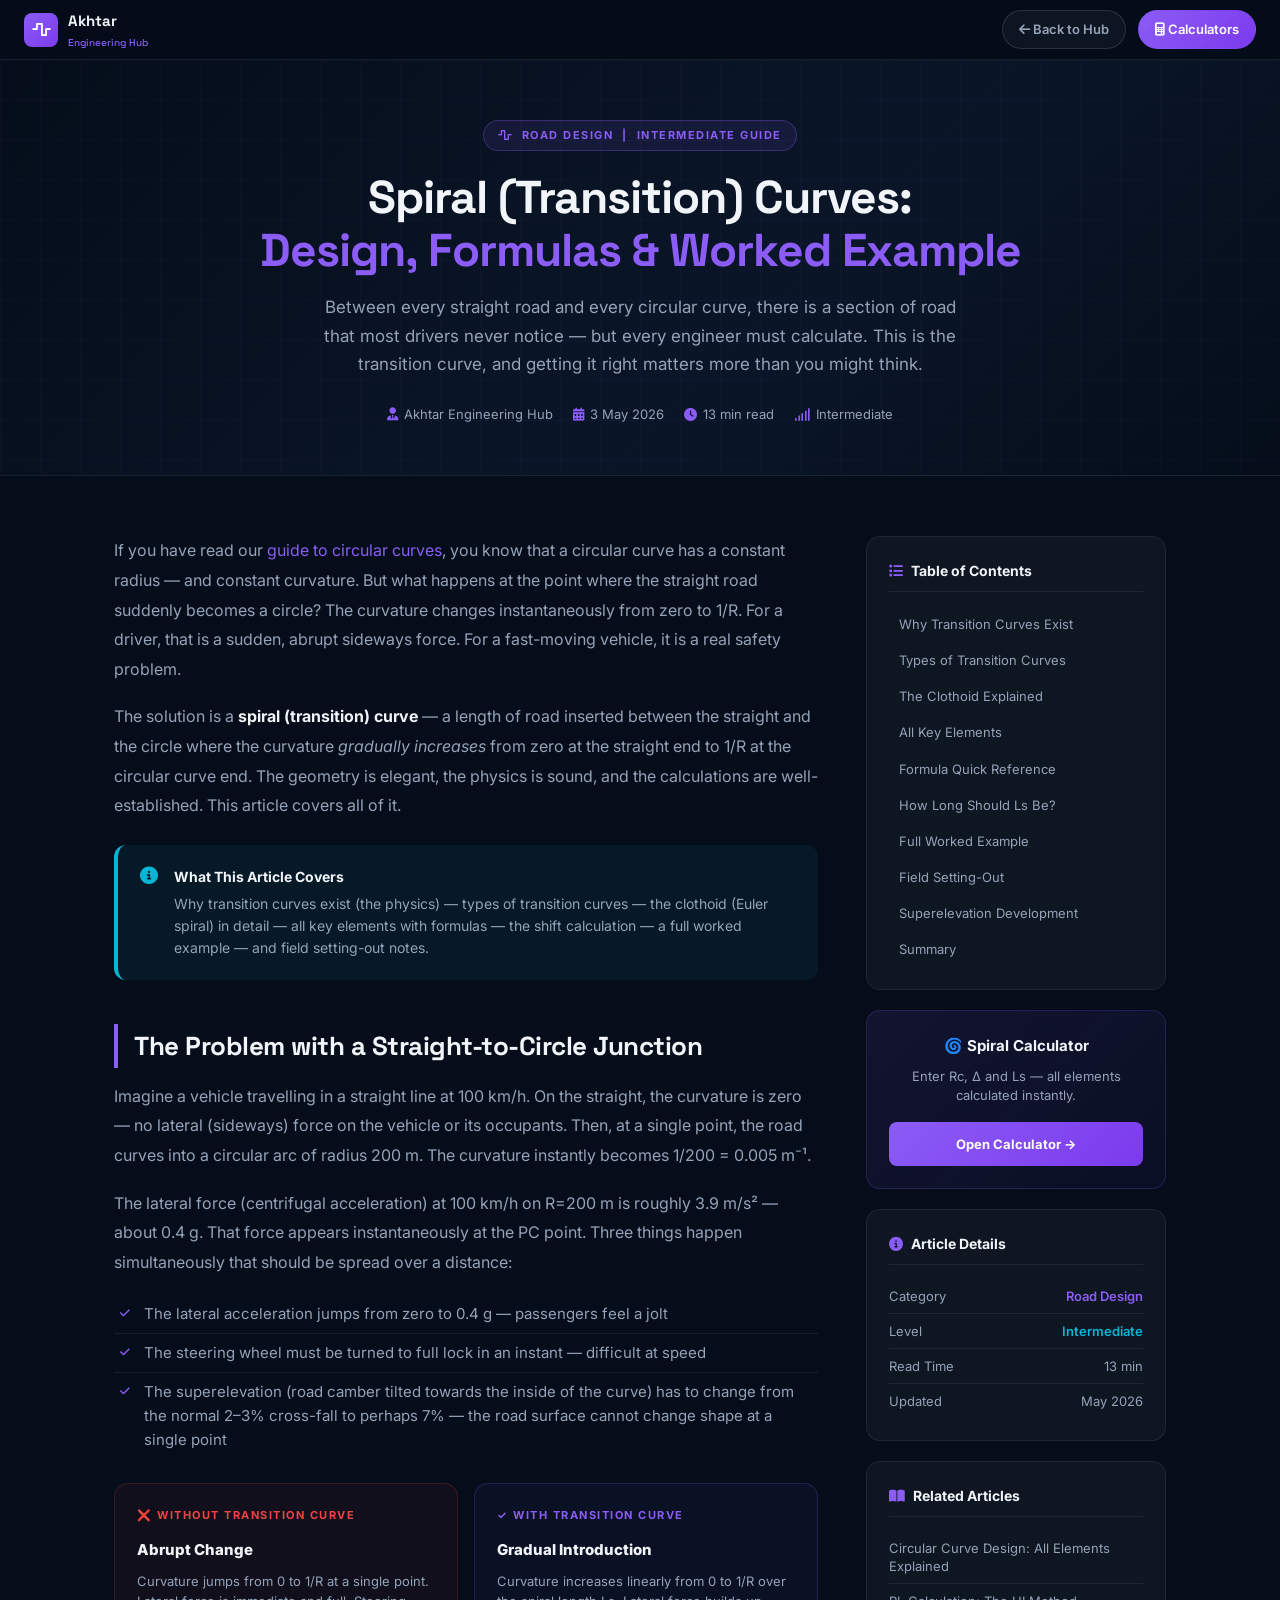
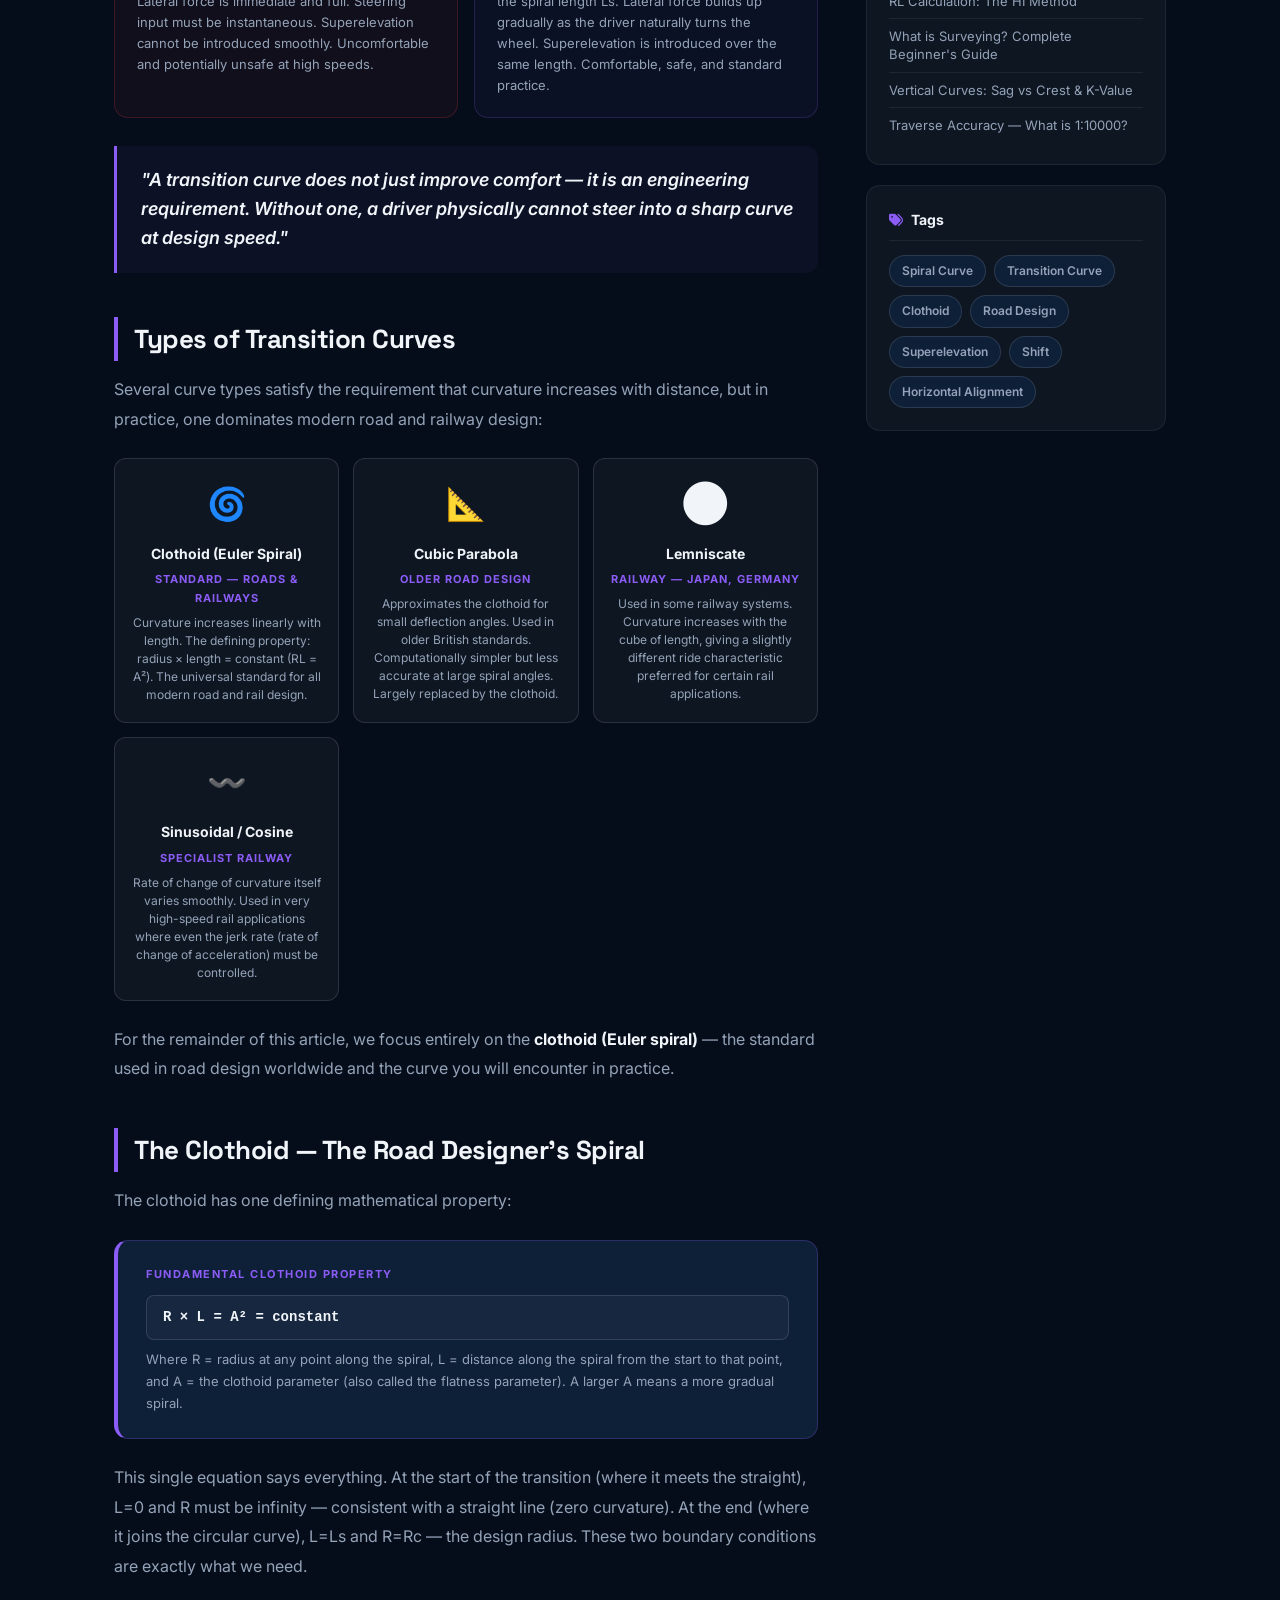
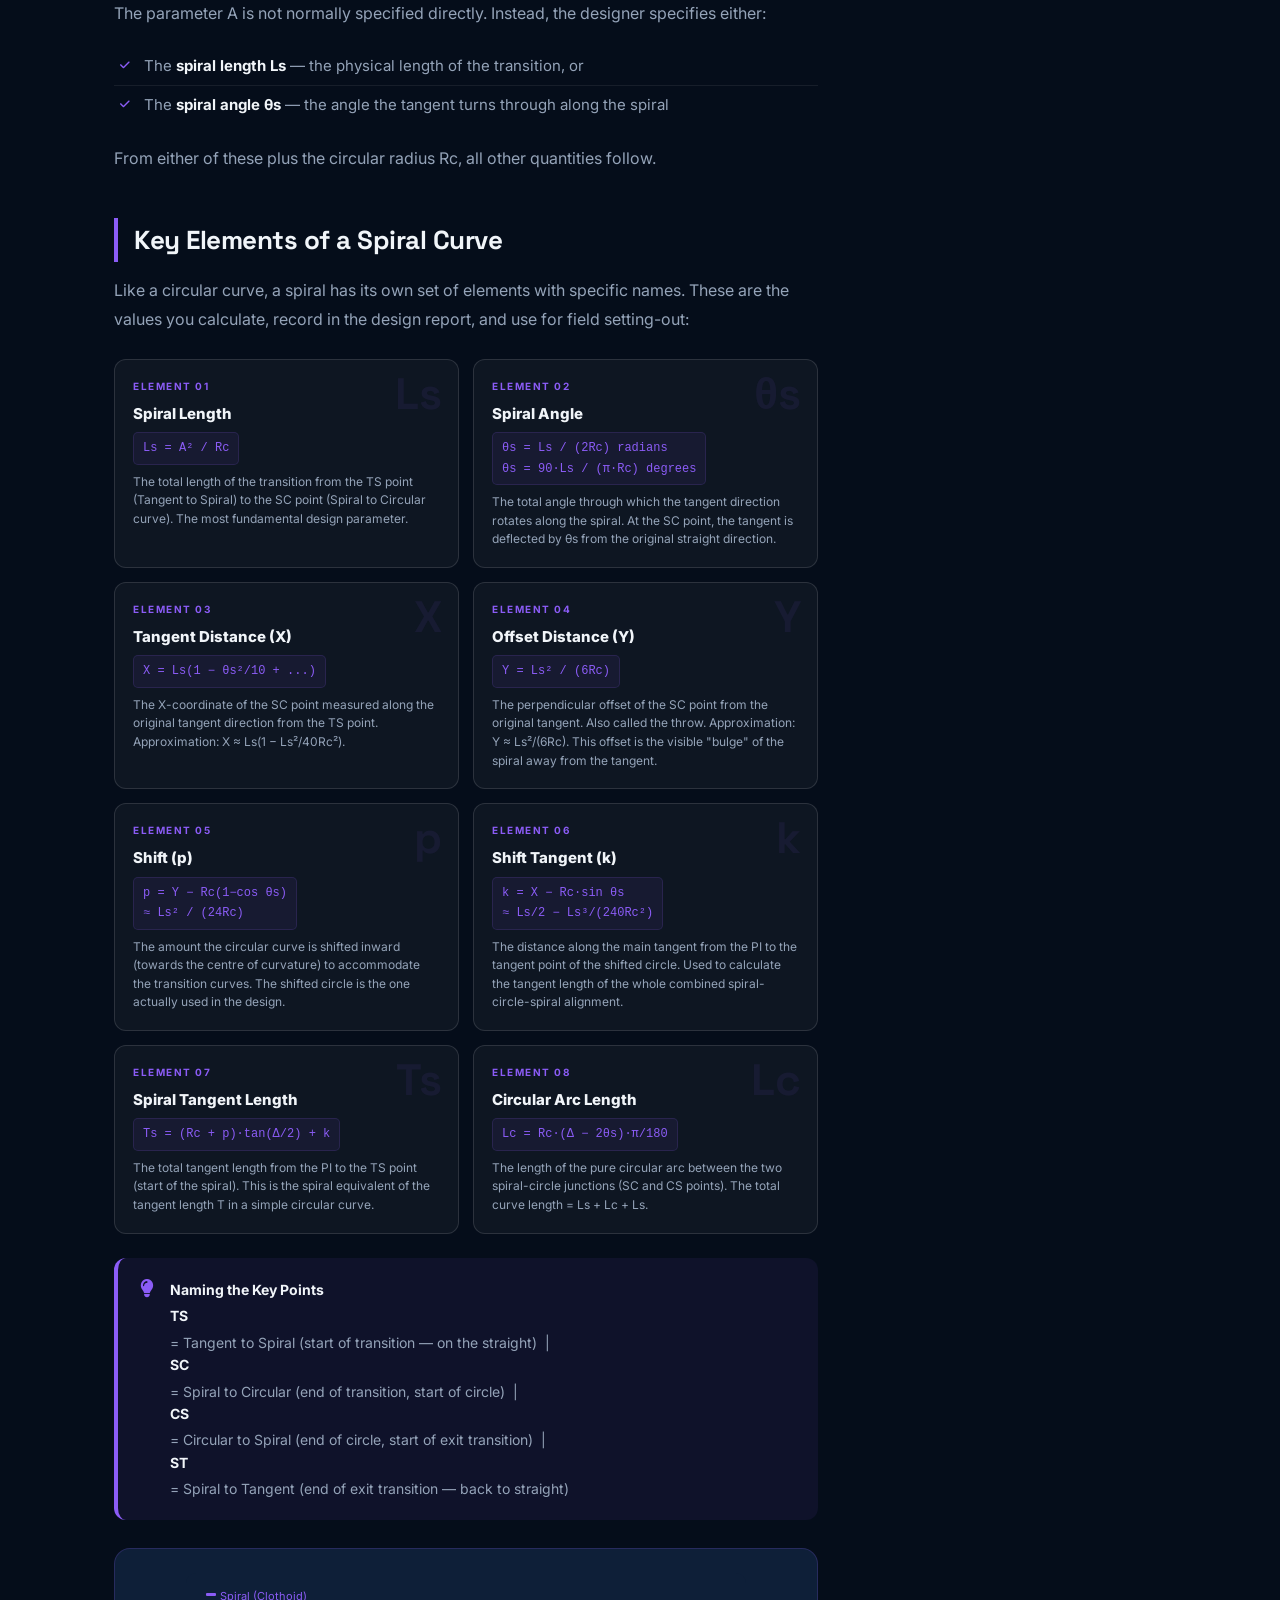
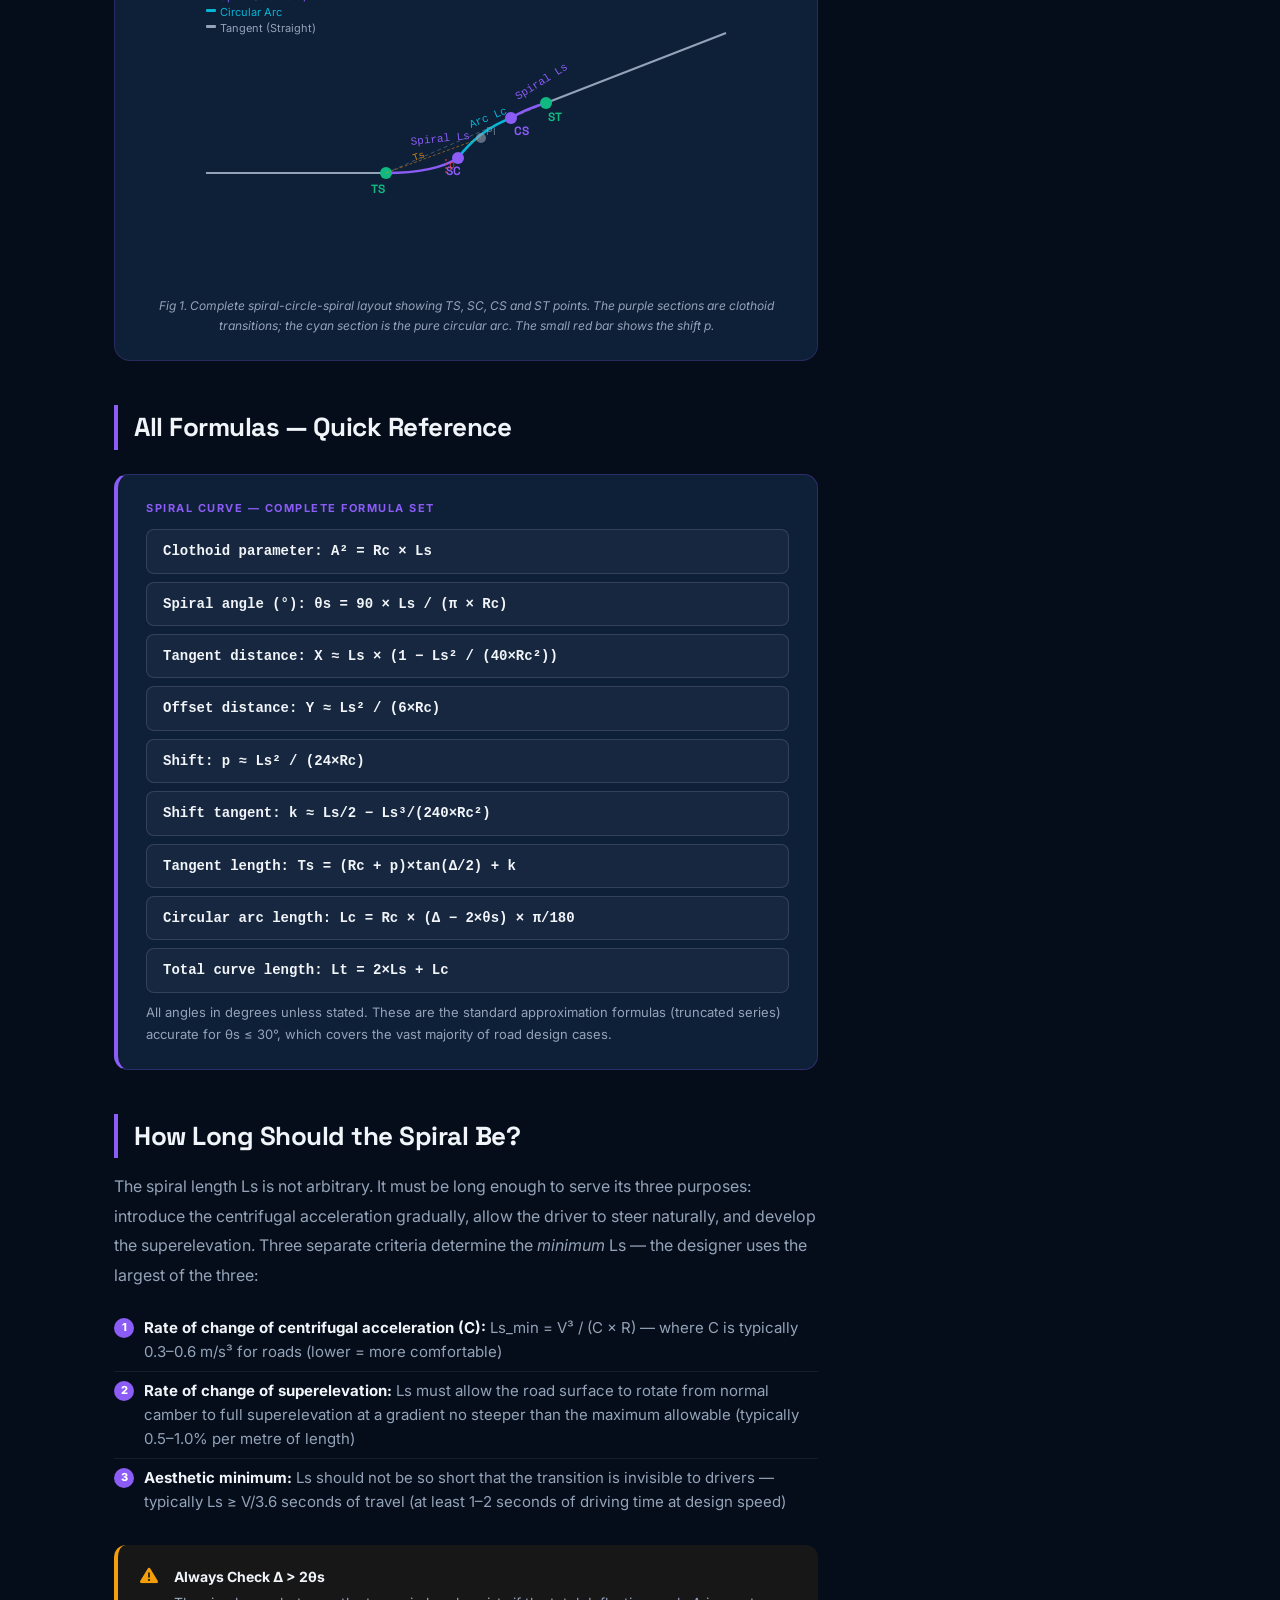
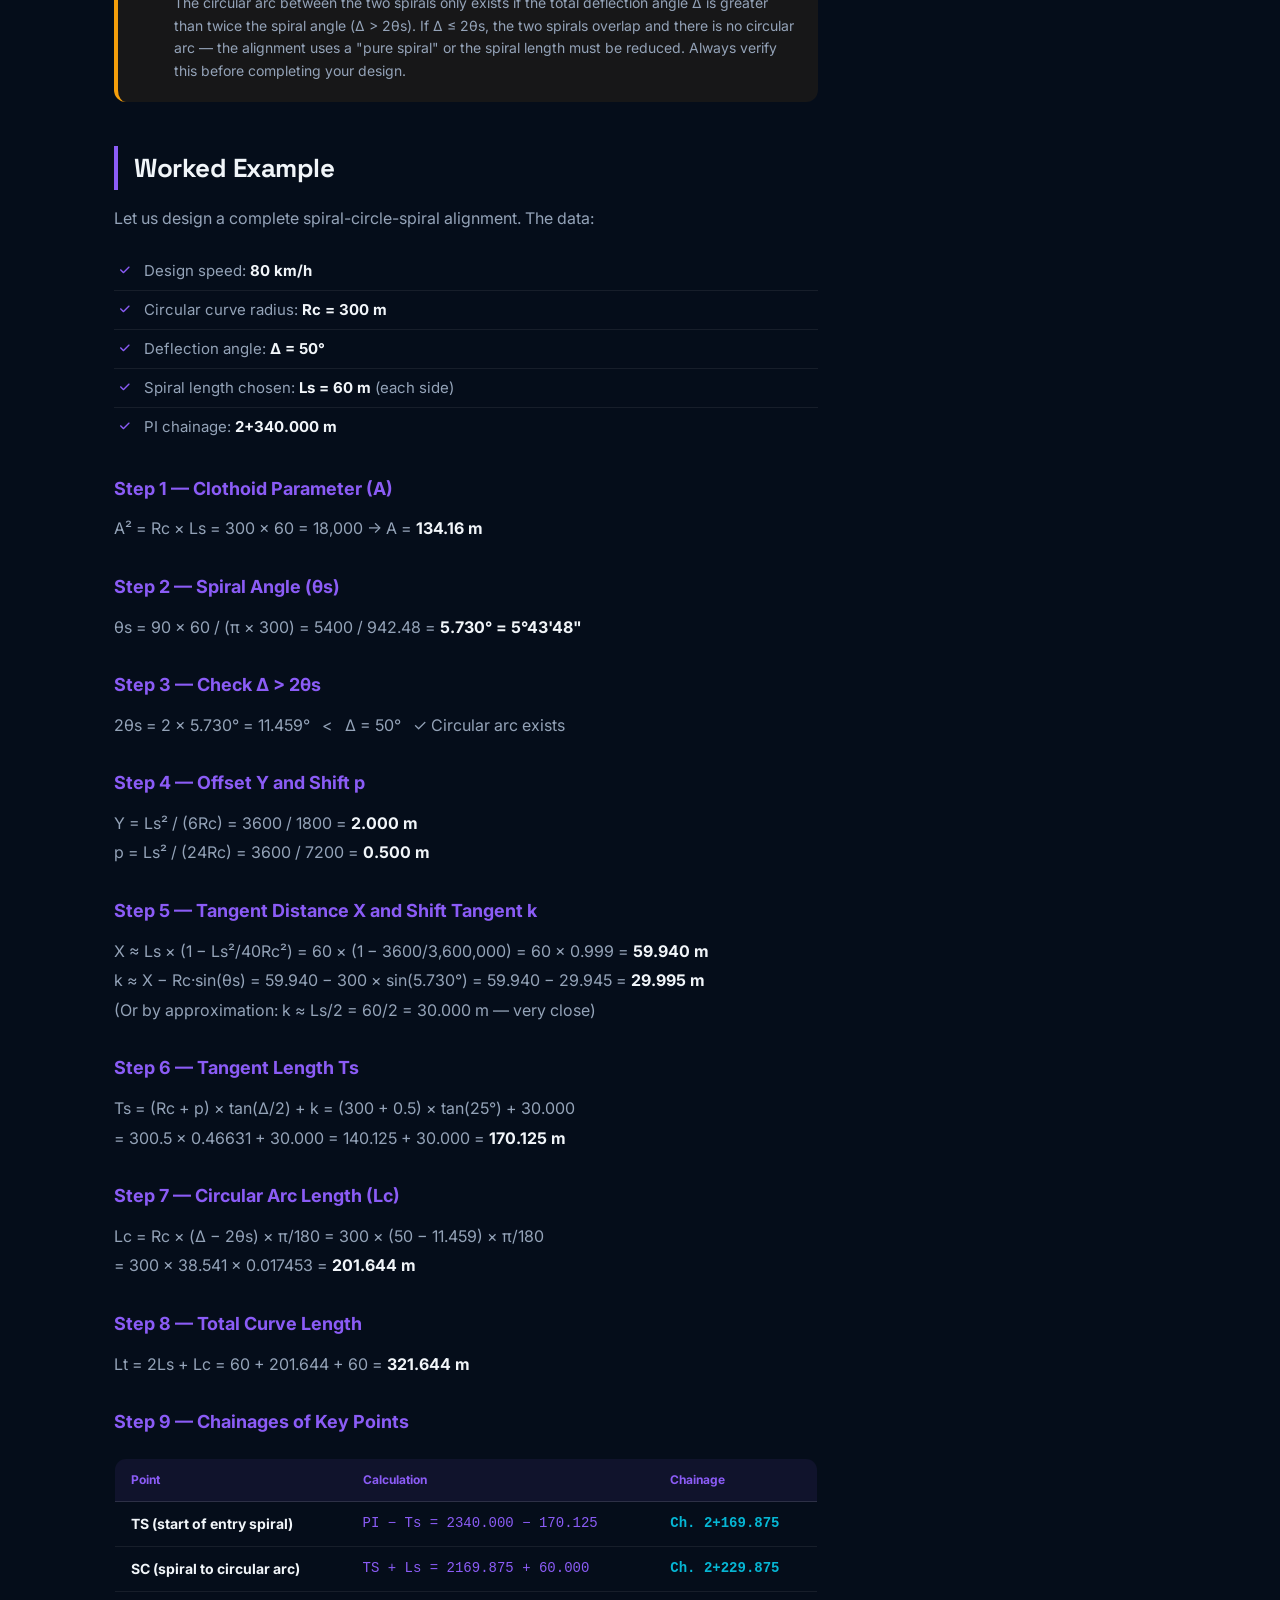
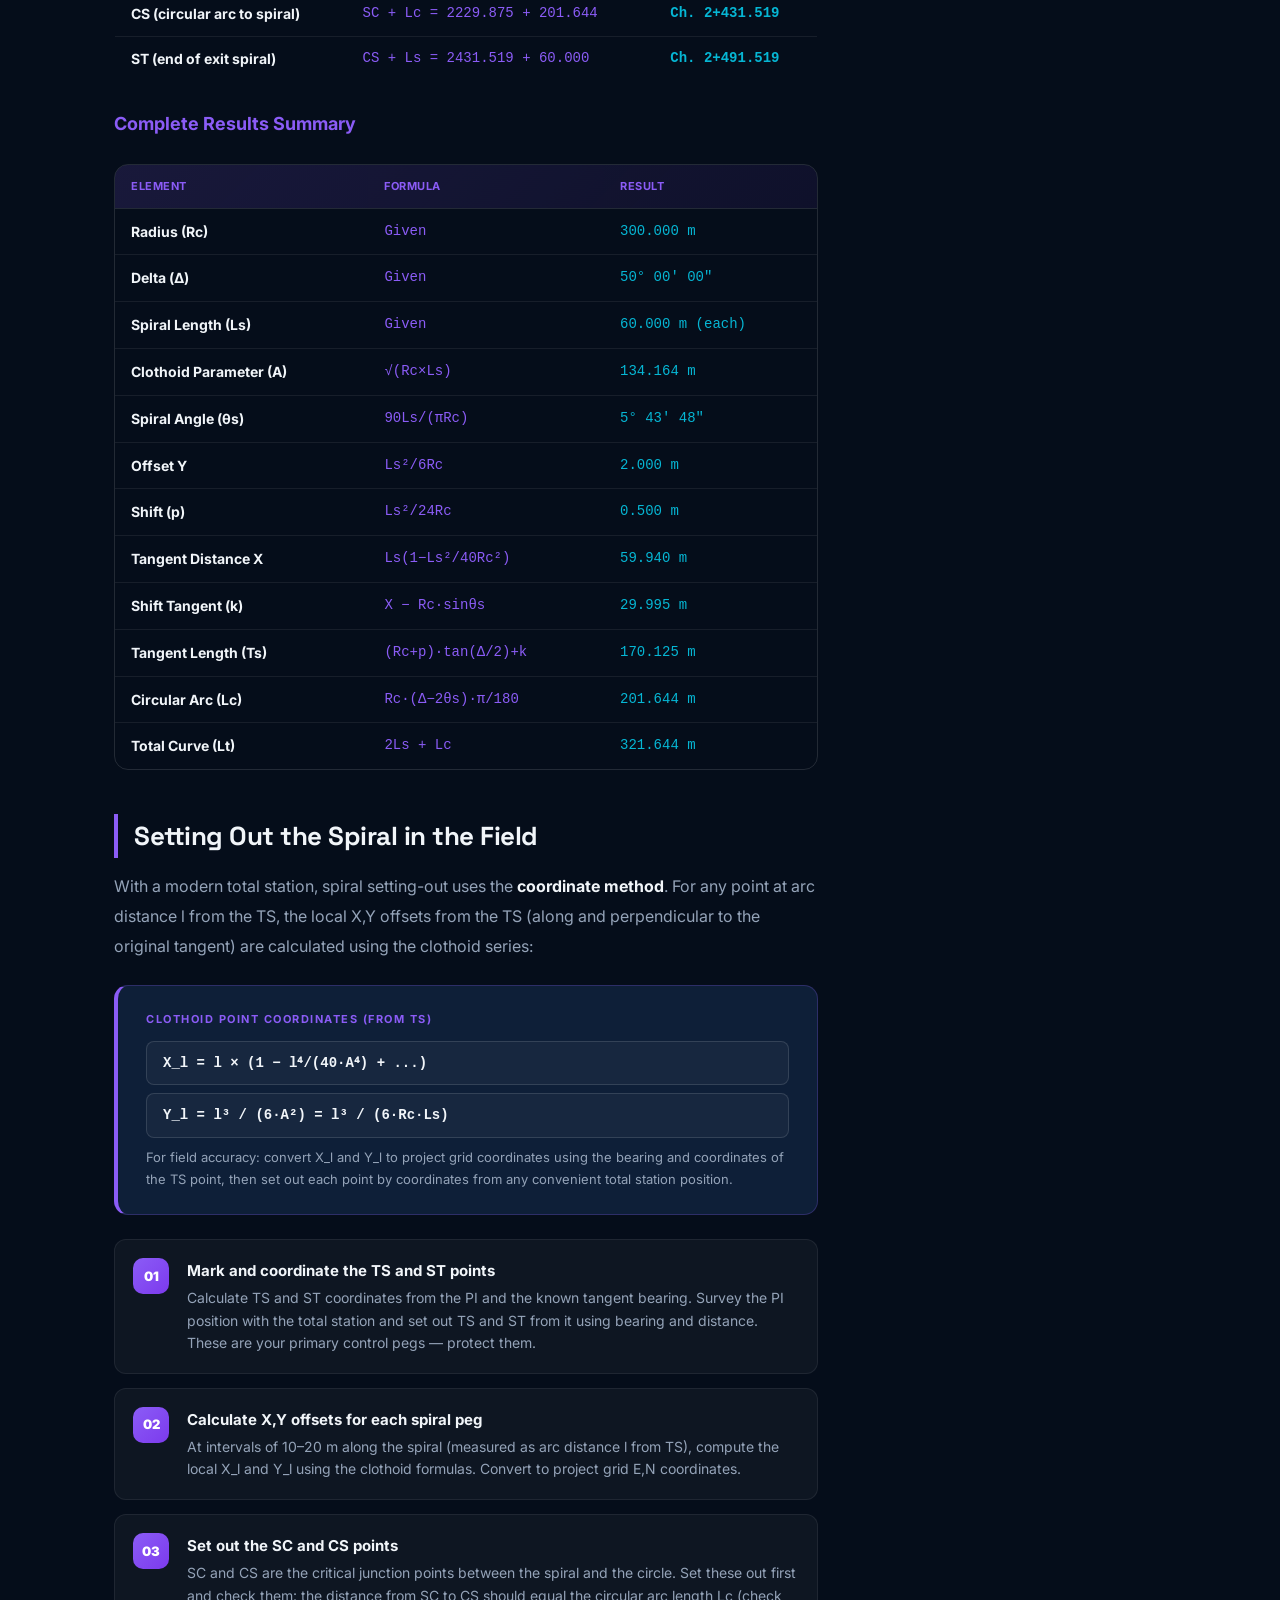
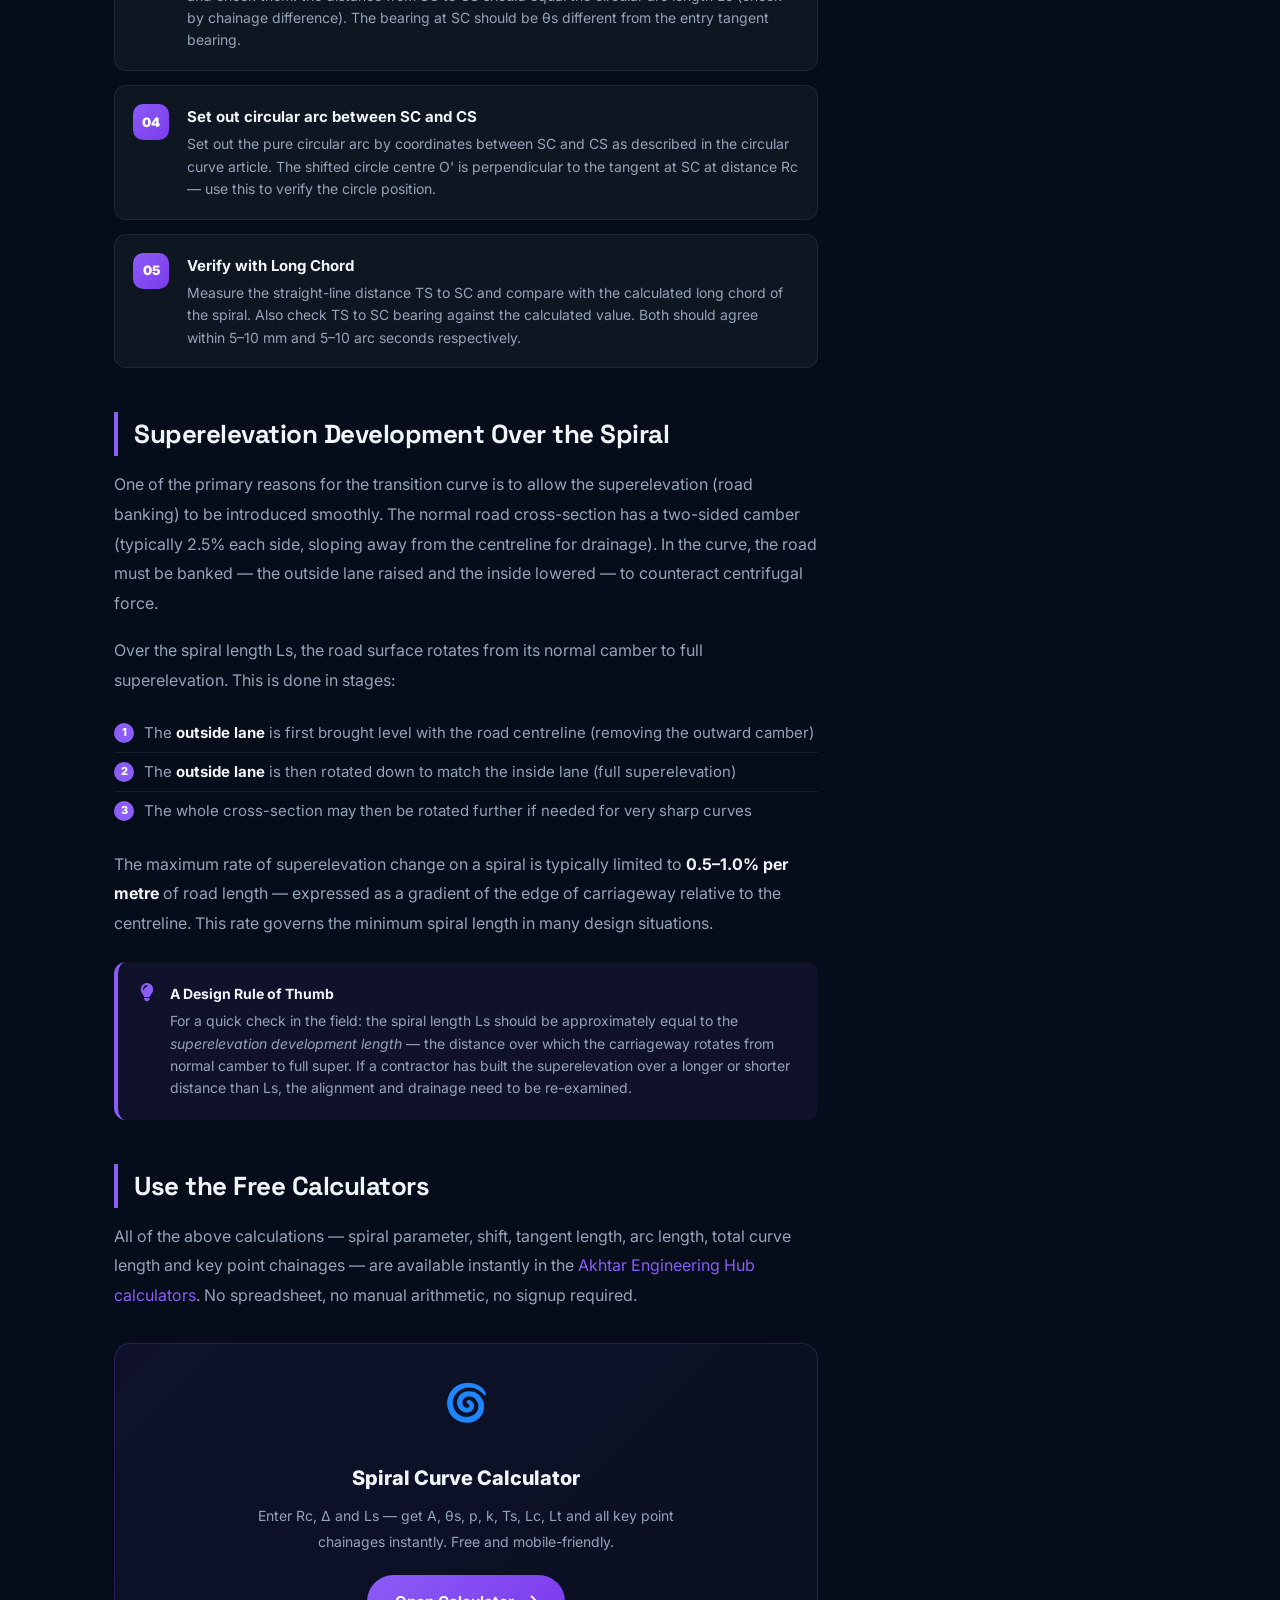
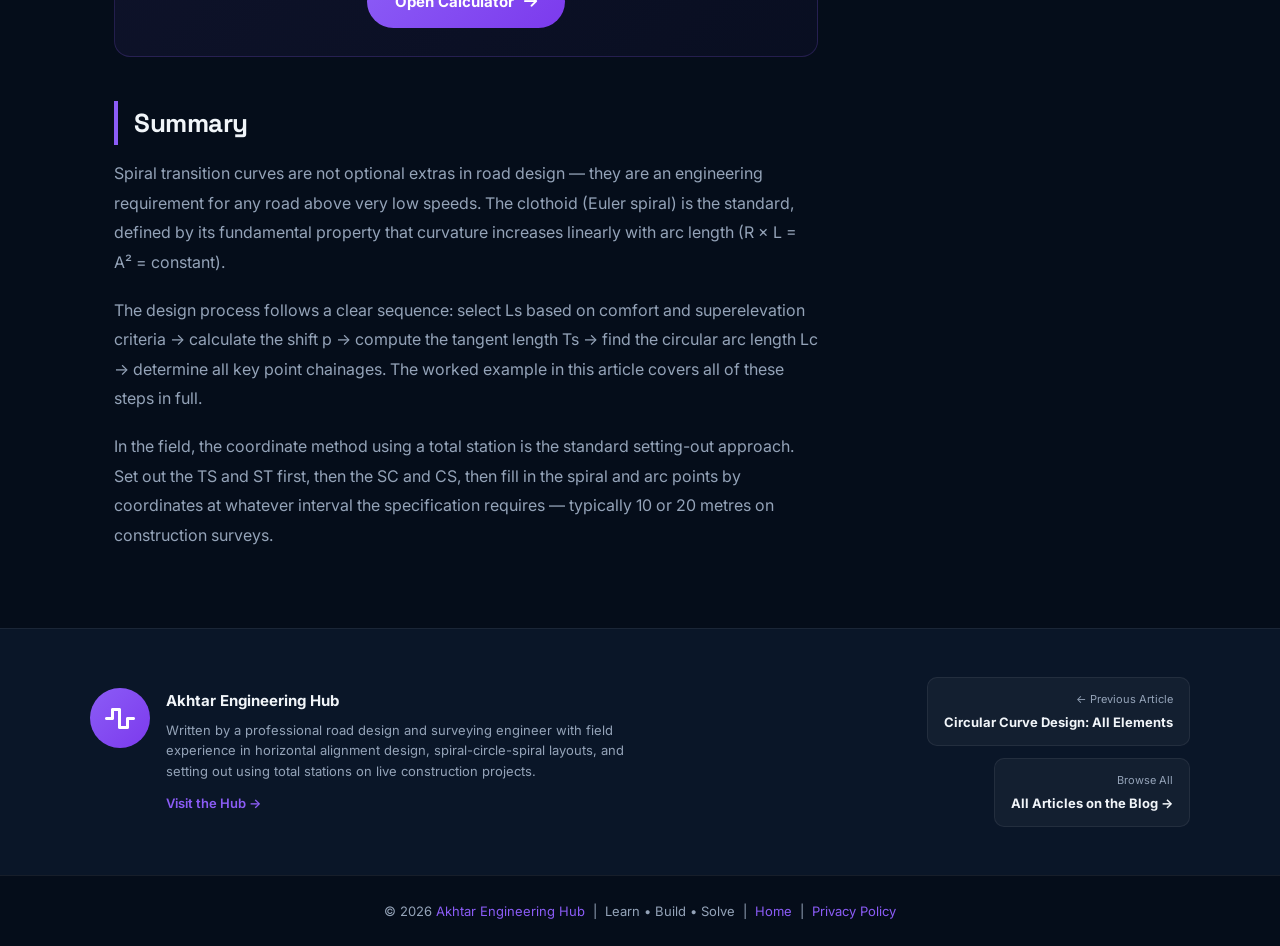
<file: spiral-transition-curves.html>
<!DOCTYPE html>
<html lang="en">
<head>
<meta charset="UTF-8">
<meta name="viewport" content="width=device-width, initial-scale=1.0">

<title>Spiral (Transition) Curves Explained: Design, Formulas & Worked Example | Akhtar Engineering Hub</title>
<meta name="description" content="Complete guide to spiral transition curves — why they are needed, clothoid geometry, shift calculation, all formulas, and a full worked example. Written by a professional road design engineer.">
<meta name="keywords" content="spiral curve, transition curve, clothoid, Euler spiral, cubic parabola, road design, shift, tangent length spiral, setting out transition curve, horizontal alignment, superelevation runoff">
<meta name="author" content="Akhtar Engineering Hub">
<meta name="robots" content="index, follow">
<link rel="canonical" href="https://akhtarengineeringhub.com/spiral-transition-curves.html">

<meta property="og:type" content="article">
<meta property="og:url" content="https://akhtarengineeringhub.com/spiral-transition-curves.html">
<meta property="og:title" content="Spiral (Transition) Curves Explained: Design, Formulas & Worked Example">
<meta property="og:description" content="Why transition curves exist, clothoid geometry, all formulas and a full worked example — written by a professional road design engineer.">
<meta property="og:site_name" content="Akhtar Engineering Hub">
<meta property="article:published_time" content="2026-05-03">
<meta property="article:section" content="Road Design">

<meta name="twitter:card" content="summary_large_image">
<meta name="twitter:title" content="Spiral (Transition) Curves Explained">
<meta name="twitter:description" content="Complete guide to spiral transition curves — design, clothoid geometry, shift calculation and worked example.">

<script type="application/ld+json">
{
  "@context":"https://schema.org",
  "@type":"Article",
  "headline":"Spiral (Transition) Curves Explained: Design, Formulas & Worked Example",
  "description":"Complete guide to spiral transition curves — why they exist, clothoid geometry, shift, all formulas and a full worked example.",
  "author":{"@type":"Person","name":"Akhtar Engineering Hub"},
  "publisher":{"@type":"Organization","name":"Akhtar Engineering Hub"},
  "datePublished":"2026-05-03",
  "dateModified":"2026-05-03",
  "mainEntityOfPage":{"@type":"WebPage","@id":"https://akhtarengineeringhub.com/spiral-transition-curves.html"},
  "articleSection":"Road Design",
  "keywords":"spiral curve, transition curve, clothoid, Euler spiral, road design, shift, tangent length"
}
</script>

<link href="https://fonts.googleapis.com/css2?family=Inter:wght@300;400;500;600;700;800;900&family=Space+Grotesk:wght@400;600;700&display=swap" rel="stylesheet">
<link rel="stylesheet" href="https://cdnjs.cloudflare.com/ajax/libs/font-awesome/6.5.0/css/all.min.css">

<style>
*,*::before,*::after{margin:0;padding:0;box-sizing:border-box;}
:root{
  --bg:#050d1a;--bg2:#0a1628;--bg3:#0e1f38;
  --card:rgba(255,255,255,0.04);--border:rgba(255,255,255,0.07);
  --border2:rgba(255,255,255,0.12);--text:#f1f5f9;--text-sub:#94a3b8;
  --purple:#8b5cf6;--gold:#f59e0b;--cyan:#06b6d4;--green:#10b981;--red:#ef4444;
  --nav-bg:rgba(5,13,26,0.95);
}
html{scroll-behavior:smooth;}
body{font-family:'Inter',sans-serif;background:var(--bg);color:var(--text);line-height:1.7;overflow-x:hidden;}
a{color:var(--purple);text-decoration:none;}
a:hover{text-decoration:underline;}
::-webkit-scrollbar{width:5px;}
::-webkit-scrollbar-thumb{background:var(--purple);border-radius:10px;}

/* Navbar */
.navbar{position:fixed;top:0;left:0;right:0;z-index:100;background:var(--nav-bg);backdrop-filter:blur(20px);border-bottom:1px solid var(--border);padding:0 24px;height:60px;display:flex;align-items:center;justify-content:space-between;}
.nav-brand{display:flex;align-items:center;gap:10px;text-decoration:none;}
.nav-icon{width:34px;height:34px;background:linear-gradient(135deg,var(--purple),#7c3aed);border-radius:8px;display:flex;align-items:center;justify-content:center;color:#fff;font-size:15px;}
.nav-title{font-family:'Space Grotesk',sans-serif;font-size:15px;font-weight:700;color:var(--text);}
.nav-title span{display:block;font-size:10px;color:var(--purple);font-weight:500;}
.nav-right{display:flex;gap:12px;align-items:center;}
.nav-link-btn{padding:7px 16px;border-radius:100px;font-size:13px;font-weight:600;background:var(--card);border:1px solid var(--border2);color:var(--text-sub);transition:all .2s;}
.nav-link-btn:hover{text-decoration:none;color:var(--text);}
.nav-link-btn.primary{background:linear-gradient(135deg,var(--purple),#7c3aed);color:#fff;border-color:transparent;}
.nav-link-btn.primary:hover{opacity:.9;text-decoration:none;}

/* Hero */
.article-hero{margin-top:60px;padding:60px 24px 50px;background:linear-gradient(135deg,#050d1a 0%,#0a1628 60%,#050d1a 100%);border-bottom:1px solid var(--border);text-align:center;position:relative;overflow:hidden;}
.article-hero::before{content:'';position:absolute;inset:0;background-image:linear-gradient(rgba(139,92,246,0.04) 1px,transparent 1px),linear-gradient(90deg,rgba(139,92,246,0.04) 1px,transparent 1px);background-size:40px 40px;}
.article-hero-inner{position:relative;z-index:1;max-width:820px;margin:0 auto;}
.article-cat{display:inline-flex;align-items:center;gap:8px;background:rgba(139,92,246,0.1);border:1px solid rgba(139,92,246,0.3);color:var(--purple);font-size:11px;font-weight:700;letter-spacing:1.5px;padding:5px 14px;border-radius:100px;margin-bottom:20px;text-transform:uppercase;}
.article-hero h1{font-family:'Space Grotesk',sans-serif;font-size:clamp(24px,5vw,46px);font-weight:800;line-height:1.15;letter-spacing:-1px;margin-bottom:16px;}
.article-hero h1 span{color:var(--purple);}
.article-hero .intro{font-size:17px;color:var(--text-sub);max-width:660px;margin:0 auto 24px;line-height:1.7;}
.article-meta{display:flex;align-items:center;justify-content:center;gap:20px;flex-wrap:wrap;font-size:13px;color:var(--text-sub);}
.article-meta span{display:flex;align-items:center;gap:6px;}
.article-meta i{color:var(--purple);}

/* Layout */
.article-layout{max-width:1100px;margin:0 auto;padding:60px 24px;display:grid;grid-template-columns:1fr 300px;gap:48px;align-items:start;}
.article-body{min-width:0;}
.article-sidebar{position:sticky;top:80px;}

/* Typography */
.article-body h2{font-family:'Space Grotesk',sans-serif;font-size:26px;font-weight:800;margin:44px 0 14px;color:var(--text);letter-spacing:-0.5px;border-left:4px solid var(--purple);padding-left:16px;}
.article-body h3{font-size:18px;font-weight:700;margin:28px 0 10px;color:var(--purple);}
.article-body p{font-size:16px;color:var(--text-sub);margin-bottom:18px;line-height:1.85;}
.article-body strong{color:var(--text);font-weight:700;}
.article-body ul,.article-body ol{margin:12px 0 20px 0;padding-left:0;list-style:none;}
.article-body ul li,.article-body ol li{font-size:15px;color:var(--text-sub);padding:7px 0 7px 30px;border-bottom:1px solid var(--border);position:relative;line-height:1.6;}
.article-body ul li::before{content:'\f00c';font-family:'Font Awesome 6 Free';font-weight:900;color:var(--purple);font-size:11px;position:absolute;left:6px;top:10px;}
.article-body ol{counter-reset:olc;}
.article-body ol li{counter-increment:olc;}
.article-body ol li::before{content:counter(olc);background:var(--purple);color:#fff;font-size:11px;font-weight:800;width:20px;height:20px;border-radius:50%;display:flex;align-items:center;justify-content:center;position:absolute;left:0;top:9px;}
.article-body li:last-child{border-bottom:none;}

/* Callouts */
.callout{border-radius:12px;padding:20px 22px;margin:24px 0;display:flex;gap:16px;align-items:flex-start;}
.callout.info{background:rgba(6,182,212,0.07);border-left:4px solid var(--cyan);}
.callout.tip{background:rgba(139,92,246,0.07);border-left:4px solid var(--purple);}
.callout.warn{background:rgba(245,158,11,0.07);border-left:4px solid var(--gold);}
.callout.danger{background:rgba(239,68,68,0.07);border-left:4px solid var(--red);}
.callout i{font-size:18px;margin-top:2px;flex-shrink:0;}
.callout.info i{color:var(--cyan);}
.callout.tip i{color:var(--purple);}
.callout.warn i{color:var(--gold);}
.callout.danger i{color:var(--red);}
.callout-body strong{display:block;font-size:14px;font-weight:700;color:var(--text);margin-bottom:4px;}
.callout-body p{font-size:14px;color:var(--text-sub);margin:0;line-height:1.6;}

/* Pull quote */
.pull-quote{border-left:3px solid var(--purple);background:rgba(139,92,246,0.05);border-radius:0 12px 12px 0;padding:20px 24px;margin:28px 0;font-size:18px;font-style:italic;font-weight:600;color:var(--text);line-height:1.6;}

/* Key terms */
.kp{display:inline;background:rgba(139,92,246,0.12);border:1px solid rgba(139,92,246,0.3);border-radius:5px;padding:1px 8px;font-size:14px;font-weight:700;color:#c4b5fd;}
.kg{display:inline;background:rgba(16,185,129,0.12);border:1px solid rgba(16,185,129,0.3);border-radius:5px;padding:1px 8px;font-size:14px;font-weight:700;color:var(--green);}
.kc{display:inline;background:rgba(6,182,212,0.12);border:1px solid rgba(6,182,212,0.3);border-radius:5px;padding:1px 8px;font-size:14px;font-weight:700;color:var(--cyan);}
.ko{display:inline;background:rgba(245,158,11,0.12);border:1px solid rgba(245,158,11,0.3);border-radius:5px;padding:1px 8px;font-size:14px;font-weight:700;color:var(--gold);}
.kr{display:inline;background:rgba(239,68,68,0.12);border:1px solid rgba(239,68,68,0.3);border-radius:5px;padding:1px 8px;font-size:14px;font-weight:700;color:var(--red);}

/* Formula */
.formula-block{background:var(--bg3);border:1px solid rgba(139,92,246,0.25);border-radius:14px;padding:24px 28px;margin:24px 0;border-left:4px solid var(--purple);}
.formula-block .fl{font-size:11px;font-weight:700;color:var(--purple);letter-spacing:1.5px;text-transform:uppercase;margin-bottom:12px;}
.formula-block code{font-family:'Courier New',monospace;font-size:14px;font-weight:700;color:var(--text);background:rgba(255,255,255,0.04);border:1px solid var(--border2);border-radius:8px;padding:10px 16px;margin-bottom:8px;display:block;line-height:1.6;}
.formula-block .fn{font-size:13px;color:var(--text-sub);margin-top:6px;}

/* Diagram */
.diagram-wrap{background:var(--bg3);border:1px solid rgba(139,92,246,0.2);border-radius:16px;padding:24px;margin:28px 0;text-align:center;}
.diagram-wrap .dc{font-size:12px;color:var(--text-sub);margin-top:14px;font-style:italic;}

/* Physics comparison */
.compare-grid{display:grid;grid-template-columns:1fr 1fr;gap:16px;margin:24px 0;}
.compare-card{border-radius:14px;padding:22px;border:1px solid var(--border2);}
.compare-card.bad{background:rgba(239,68,68,0.05);border-color:rgba(239,68,68,0.2);}
.compare-card.good{background:rgba(139,92,246,0.05);border-color:rgba(139,92,246,0.2);}
.compare-card .cc-label{font-size:11px;font-weight:700;letter-spacing:1.5px;text-transform:uppercase;margin-bottom:12px;}
.compare-card.bad .cc-label{color:var(--red);}
.compare-card.good .cc-label{color:var(--purple);}
.compare-card h4{font-size:15px;font-weight:800;color:var(--text);margin-bottom:8px;}
.compare-card p{font-size:13px;color:var(--text-sub);line-height:1.6;margin:0;}

/* Elements reference */
.elements-ref{display:grid;grid-template-columns:repeat(auto-fill,minmax(240px,1fr));gap:14px;margin:24px 0;}
.eref-card{background:var(--card);border:1px solid var(--border2);border-radius:12px;padding:18px;position:relative;overflow:hidden;transition:all .2s;}
.eref-card:hover{border-color:rgba(139,92,246,0.4);transform:translateY(-2px);}
.eref-sym{position:absolute;top:12px;right:16px;font-family:'Space Grotesk',sans-serif;font-size:44px;font-weight:900;color:rgba(139,92,246,0.08);line-height:1;}
.eref-label{font-size:10px;font-weight:700;letter-spacing:1.5px;text-transform:uppercase;color:var(--purple);margin-bottom:6px;}
.eref-name{font-size:15px;font-weight:800;color:var(--text);margin-bottom:6px;}
.eref-formula{font-family:'Courier New',monospace;font-size:12px;color:var(--purple);background:rgba(139,92,246,0.07);border:1px solid rgba(139,92,246,0.15);border-radius:5px;padding:5px 9px;margin-bottom:8px;display:inline-block;}
.eref-desc{font-size:12px;color:var(--text-sub);line-height:1.55;}

/* Steps */
.steps{margin:24px 0;}
.step{display:flex;gap:18px;margin-bottom:14px;align-items:flex-start;background:var(--card);border:1px solid var(--border);border-radius:12px;padding:18px;transition:all .2s;}
.step:hover{border-color:var(--border2);}
.step-num{min-width:36px;height:36px;background:linear-gradient(135deg,var(--purple),#7c3aed);border-radius:10px;display:flex;align-items:center;justify-content:center;font-weight:900;font-size:13px;color:#fff;flex-shrink:0;}
.step-body strong{display:block;font-size:15px;font-weight:700;color:var(--text);margin-bottom:4px;}
.step-body p{font-size:14px;color:var(--text-sub);margin:0;line-height:1.6;}

/* Result table */
.result-table-wrap{overflow-x:auto;border-radius:14px;border:1px solid var(--border2);margin:24px 0;}
.result-table{width:100%;border-collapse:collapse;font-size:14px;min-width:460px;}
.result-table thead tr{background:linear-gradient(135deg,rgba(139,92,246,0.15),rgba(124,58,237,0.08));}
.result-table th{padding:12px 16px;text-align:left;font-weight:700;font-size:11px;letter-spacing:0.5px;text-transform:uppercase;color:var(--purple);border-bottom:1px solid var(--border2);}
.result-table td{padding:11px 16px;border-bottom:1px solid var(--border);color:var(--text-sub);font-size:14px;}
.result-table tr:last-child td{border-bottom:none;}
.result-table td:first-child{font-weight:700;color:var(--text);}
.result-table td:nth-child(2){font-family:'Courier New',monospace;color:var(--purple);}
.result-table td:nth-child(3){font-family:'Courier New',monospace;color:var(--cyan);}
.result-table tr:hover td{background:rgba(139,92,246,0.04);}

/* chainage table */
.ch-table{width:100%;border-collapse:collapse;font-size:14px;margin:20px 0;border-radius:12px;overflow:hidden;border:1px solid var(--border2);}
.ch-table th{background:rgba(139,92,246,0.08);padding:11px 16px;text-align:left;font-weight:700;font-size:12px;color:var(--purple);border-bottom:1px solid var(--border2);}
.ch-table td{padding:10px 16px;border-bottom:1px solid var(--border);font-size:14px;color:var(--text-sub);}
.ch-table tr:last-child td{border-bottom:none;}
.ch-table td:first-child{font-weight:700;color:var(--text);}
.ch-table td:nth-child(2){font-family:'Courier New',monospace;color:var(--purple);}
.ch-table td:nth-child(3){font-family:'Courier New',monospace;color:var(--cyan);font-weight:700;}

/* Curve type cards */
.type-grid{display:grid;grid-template-columns:repeat(auto-fill,minmax(200px,1fr));gap:14px;margin:24px 0;}
.type-card{background:var(--card);border:1px solid var(--border2);border-radius:12px;padding:18px 16px;text-align:center;transition:all .2s;}
.type-card:hover{border-color:rgba(139,92,246,0.35);transform:translateY(-3px);}
.type-card .tc-icon{font-size:32px;margin-bottom:10px;display:block;}
.type-card .tc-name{font-size:14px;font-weight:700;color:var(--text);margin-bottom:5px;}
.type-card .tc-use{font-size:11px;font-weight:700;color:var(--purple);text-transform:uppercase;letter-spacing:1px;margin-bottom:6px;}
.type-card .tc-desc{font-size:12px;color:var(--text-sub);line-height:1.5;}

/* Visual box */
.visual-box{background:var(--bg3);border:1px solid var(--border2);border-radius:16px;padding:28px;margin:28px 0;text-align:center;}
.visual-box .vi{font-size:48px;margin-bottom:10px;display:block;}
.visual-box .vc{font-size:12px;color:var(--text-sub);margin-top:10px;font-style:italic;}

/* Sidebar */
.sidebar-card{background:var(--card);border:1px solid var(--border);border-radius:14px;padding:22px;margin-bottom:20px;}
.sidebar-card h4{font-size:14px;font-weight:700;color:var(--text);margin-bottom:14px;padding-bottom:8px;border-bottom:1px solid var(--border);display:flex;align-items:center;gap:8px;}
.sidebar-card h4 i{color:var(--purple);}
.toc-list{list-style:none;}
.toc-list li{padding:0;border:none;}
.toc-list li::before{display:none;}
.toc-list li a{display:block;font-size:13px;color:var(--text-sub);padding:7px 10px;border-radius:6px;transition:all .2s;}
.toc-list li a:hover{background:rgba(139,92,246,0.08);color:var(--purple);text-decoration:none;}
.related-list{list-style:none;}
.related-list li{padding:0;border:none;}
.related-list li::before{display:none;}
.related-list li a{display:block;font-size:13px;color:var(--text-sub);padding:8px 0;border-bottom:1px solid var(--border);line-height:1.4;transition:color .2s;}
.related-list li:last-child a{border-bottom:none;}
.related-list li a:hover{color:var(--purple);text-decoration:none;}
.sidebar-cta{background:linear-gradient(135deg,rgba(139,92,246,0.1),rgba(124,58,237,0.05));border:1px solid rgba(139,92,246,0.2);border-radius:14px;padding:22px;margin-bottom:20px;text-align:center;}
.sidebar-cta h4{font-size:15px;font-weight:700;margin-bottom:8px;}
.sidebar-cta p{font-size:13px;color:var(--text-sub);margin-bottom:16px;line-height:1.5;}
.sidebar-cta a{display:block;background:linear-gradient(135deg,var(--purple),#7c3aed);color:#fff;font-size:13px;font-weight:700;padding:11px;border-radius:8px;text-decoration:none;}
.sidebar-cta a:hover{opacity:.9;}
.tag-cloud{display:flex;flex-wrap:wrap;gap:8px;}
.tag-pill{padding:5px 12px;border-radius:100px;font-size:12px;font-weight:600;background:var(--bg3);border:1px solid var(--border2);color:var(--text-sub);}

/* Progress + back top */
.progress-bar{position:fixed;top:60px;left:0;height:3px;background:linear-gradient(90deg,var(--purple),#7c3aed);z-index:200;transition:width .1s;}
.back-top{position:fixed;bottom:24px;right:24px;width:44px;height:44px;background:var(--purple);border-radius:50%;display:flex;align-items:center;justify-content:center;color:#fff;font-size:16px;cursor:pointer;box-shadow:0 4px 20px rgba(139,92,246,0.4);opacity:0;transition:all .3s;z-index:200;border:none;}
.back-top.show{opacity:1;}

/* Article footer */
.article-footer{background:var(--bg2);border-top:1px solid var(--border);padding:48px 24px;}
.article-footer-inner{max-width:1100px;margin:0 auto;display:grid;grid-template-columns:1fr 1fr;gap:32px;align-items:center;}
.author-card{display:flex;gap:16px;align-items:flex-start;}
.author-avatar{width:60px;height:60px;background:linear-gradient(135deg,var(--purple),#7c3aed);border-radius:50%;display:flex;align-items:center;justify-content:center;font-size:24px;color:#fff;flex-shrink:0;}
.author-info h4{font-size:15px;font-weight:700;margin-bottom:6px;}
.author-info p{font-size:13px;color:var(--text-sub);line-height:1.6;}
.author-info a{font-size:13px;font-weight:600;margin-top:10px;display:inline-block;color:var(--purple);}
.nav-articles{display:flex;flex-direction:column;gap:12px;align-items:flex-end;}
.nav-article-link{display:flex;flex-direction:column;align-items:flex-end;text-align:right;padding:12px 16px;background:var(--card);border:1px solid var(--border);border-radius:10px;text-decoration:none;transition:all .2s;}
.nav-article-link:hover{border-color:var(--purple);text-decoration:none;}
.nav-article-link span{font-size:11px;color:var(--text-sub);}
.nav-article-link strong{font-size:13px;color:var(--text);margin-top:2px;}

.page-footer{background:var(--bg);border-top:1px solid var(--border);padding:24px;text-align:center;font-size:13px;color:var(--text-sub);}
.page-footer a{color:var(--purple);}

@media(max-width:900px){
  .article-layout{grid-template-columns:1fr;}
  .article-sidebar{display:none;}
  .article-footer-inner{grid-template-columns:1fr;}
  .nav-articles{align-items:flex-start;}
  .nav-article-link{align-items:flex-start;text-align:left;}
  .compare-grid{grid-template-columns:1fr;}
}
@media(max-width:580px){
  .article-meta{gap:12px;}
  .type-grid{grid-template-columns:1fr 1fr;}
}
</style>
</head>
<body>

<div class="progress-bar" id="progressBar"></div>

<header class="navbar">
  <a href="index.html" class="nav-brand">
    <div class="nav-icon"><i class="fas fa-wave-square"></i></div>
    <div class="nav-title">Akhtar<span>Engineering Hub</span></div>
  </a>
  <div class="nav-right">
    <a href="index.html" class="nav-link-btn"><i class="fas fa-arrow-left"></i> Back to Hub</a>
    <a href="index.html" class="nav-link-btn primary"><i class="fas fa-calculator"></i> Calculators</a>
  </div>
</header>

<!-- Hero -->
<div class="article-hero">
  <div class="article-hero-inner">
    <div class="article-cat"><i class="fas fa-wave-square"></i> Road Design &nbsp;|&nbsp; Intermediate Guide</div>
    <h1>Spiral (Transition) Curves:<br><span>Design, Formulas & Worked Example</span></h1>
    <p class="intro">Between every straight road and every circular curve, there is a section of road that most drivers never notice — but every engineer must calculate. This is the transition curve, and getting it right matters more than you might think.</p>
    <div class="article-meta">
      <span><i class="fas fa-user-tie"></i> Akhtar Engineering Hub</span>
      <span><i class="fas fa-calendar-alt"></i> 3 May 2026</span>
      <span><i class="fas fa-clock"></i> 13 min read</span>
      <span><i class="fas fa-signal"></i> Intermediate</span>
    </div>
  </div>
</div>

<!-- Layout -->
<div class="article-layout">
<article class="article-body">

  <p>If you have read our <a href="circular-curve-elements.html">guide to circular curves</a>, you know that a circular curve has a constant radius — and constant curvature. But what happens at the point where the straight road suddenly becomes a circle? The curvature changes instantaneously from zero to 1/R. For a driver, that is a sudden, abrupt sideways force. For a fast-moving vehicle, it is a real safety problem.</p>

  <p>The solution is a <strong>spiral (transition) curve</strong> — a length of road inserted between the straight and the circle where the curvature <em>gradually increases</em> from zero at the straight end to 1/R at the circular curve end. The geometry is elegant, the physics is sound, and the calculations are well-established. This article covers all of it.</p>

  <div class="callout info">
    <i class="fas fa-info-circle"></i>
    <div class="callout-body">
      <strong>What This Article Covers</strong>
      <p>Why transition curves exist (the physics) &mdash; types of transition curves &mdash; the clothoid (Euler spiral) in detail &mdash; all key elements with formulas &mdash; the shift calculation &mdash; a full worked example &mdash; and field setting-out notes.</p>
    </div>
  </div>

  <!-- SECTION 1 -->
  <h2 id="the-problem">The Problem with a Straight-to-Circle Junction</h2>

  <p>Imagine a vehicle travelling in a straight line at 100 km/h. On the straight, the curvature is zero — no lateral (sideways) force on the vehicle or its occupants. Then, at a single point, the road curves into a circular arc of radius 200 m. The curvature instantly becomes 1/200 = 0.005 m⁻¹.</p>

  <p>The lateral force (centrifugal acceleration) at 100 km/h on R=200 m is roughly 3.9 m/s² — about 0.4 g. That force appears instantaneously at the PC point. Three things happen simultaneously that should be spread over a distance:</p>

  <ul>
    <li>The lateral acceleration jumps from zero to 0.4 g — passengers feel a jolt</li>
    <li>The steering wheel must be turned to full lock in an instant — difficult at speed</li>
    <li>The superelevation (road camber tilted towards the inside of the curve) has to change from the normal 2–3% cross-fall to perhaps 7% — the road surface cannot change shape at a single point</li>
  </ul>

  <div class="compare-grid">
    <div class="compare-card bad">
      <div class="cc-label">❌ Without Transition Curve</div>
      <h4>Abrupt Change</h4>
      <p>Curvature jumps from 0 to 1/R at a single point. Lateral force is immediate and full. Steering input must be instantaneous. Superelevation cannot be introduced smoothly. Uncomfortable and potentially unsafe at high speeds.</p>
    </div>
    <div class="compare-card good">
      <div class="cc-label">✓ With Transition Curve</div>
      <h4>Gradual Introduction</h4>
      <p>Curvature increases linearly from 0 to 1/R over the spiral length Ls. Lateral force builds up gradually as the driver naturally turns the wheel. Superelevation is introduced over the same length. Comfortable, safe, and standard practice.</p>
    </div>
  </div>

  <div class="pull-quote">
    "A transition curve does not just improve comfort — it is an engineering requirement. Without one, a driver physically cannot steer into a sharp curve at design speed."
  </div>

  <!-- SECTION 2 -->
  <h2 id="types">Types of Transition Curves</h2>

  <p>Several curve types satisfy the requirement that curvature increases with distance, but in practice, one dominates modern road and railway design:</p>

  <div class="type-grid">
    <div class="type-card">
      <span class="tc-icon">🌀</span>
      <div class="tc-name">Clothoid (Euler Spiral)</div>
      <div class="tc-use">Standard — Roads & Railways</div>
      <div class="tc-desc">Curvature increases linearly with length. The defining property: radius × length = constant (RL = A²). The universal standard for all modern road and rail design.</div>
    </div>
    <div class="type-card">
      <span class="tc-icon">📐</span>
      <div class="tc-name">Cubic Parabola</div>
      <div class="tc-use">Older Road Design</div>
      <div class="tc-desc">Approximates the clothoid for small deflection angles. Used in older British standards. Computationally simpler but less accurate at large spiral angles. Largely replaced by the clothoid.</div>
    </div>
    <div class="type-card">
      <span class="tc-icon">⬤</span>
      <div class="tc-name">Lemniscate</div>
      <div class="tc-use">Railway — Japan, Germany</div>
      <div class="tc-desc">Used in some railway systems. Curvature increases with the cube of length, giving a slightly different ride characteristic preferred for certain rail applications.</div>
    </div>
    <div class="type-card">
      <span class="tc-icon">〰️</span>
      <div class="tc-name">Sinusoidal / Cosine</div>
      <div class="tc-use">Specialist Railway</div>
      <div class="tc-desc">Rate of change of curvature itself varies smoothly. Used in very high-speed rail applications where even the jerk rate (rate of change of acceleration) must be controlled.</div>
    </div>
  </div>

  <p>For the remainder of this article, we focus entirely on the <strong>clothoid (Euler spiral)</strong> — the standard used in road design worldwide and the curve you will encounter in practice.</p>

  <!-- SECTION 3 -->
  <h2 id="clothoid">The Clothoid — The Road Designer's Spiral</h2>

  <p>The clothoid has one defining mathematical property:</p>

  <div class="formula-block">
    <div class="fl">Fundamental Clothoid Property</div>
    <code>R × L  =  A²  =  constant</code>
    <div class="fn">Where R = radius at any point along the spiral, L = distance along the spiral from the start to that point, and A = the clothoid parameter (also called the flatness parameter). A larger A means a more gradual spiral.</div>
  </div>

  <p>This single equation says everything. At the start of the transition (where it meets the straight), L=0 and R must be infinity — consistent with a straight line (zero curvature). At the end (where it joins the circular curve), L=Ls and R=Rc — the design radius. These two boundary conditions are exactly what we need.</p>

  <p>The parameter A is not normally specified directly. Instead, the designer specifies either:</p>
  <ul>
    <li>The <strong>spiral length Ls</strong> — the physical length of the transition, or</li>
    <li>The <strong>spiral angle θs</strong> — the angle the tangent turns through along the spiral</li>
  </ul>
  <p>From either of these plus the circular radius Rc, all other quantities follow.</p>

  <!-- SECTION 4 -->
  <h2 id="elements">Key Elements of a Spiral Curve</h2>

  <p>Like a circular curve, a spiral has its own set of elements with specific names. These are the values you calculate, record in the design report, and use for field setting-out:</p>

  <div class="elements-ref">

    <div class="eref-card">
      <div class="eref-sym">Ls</div>
      <div class="eref-label">Element 01</div>
      <div class="eref-name">Spiral Length</div>
      <div class="eref-formula">Ls = A² / Rc</div>
      <div class="eref-desc">The total length of the transition from the TS point (Tangent to Spiral) to the SC point (Spiral to Circular curve). The most fundamental design parameter.</div>
    </div>

    <div class="eref-card">
      <div class="eref-sym">θs</div>
      <div class="eref-label">Element 02</div>
      <div class="eref-name">Spiral Angle</div>
      <div class="eref-formula">θs = Ls / (2Rc)  radians<br>θs = 90·Ls / (π·Rc)  degrees</div>
      <div class="eref-desc">The total angle through which the tangent direction rotates along the spiral. At the SC point, the tangent is deflected by θs from the original straight direction.</div>
    </div>

    <div class="eref-card">
      <div class="eref-sym">X</div>
      <div class="eref-label">Element 03</div>
      <div class="eref-name">Tangent Distance (X)</div>
      <div class="eref-formula">X = Ls(1 − θs²/10 + ...)</div>
      <div class="eref-desc">The X-coordinate of the SC point measured along the original tangent direction from the TS point. Approximation: X ≈ Ls(1 − Ls²/40Rc²).</div>
    </div>

    <div class="eref-card">
      <div class="eref-sym">Y</div>
      <div class="eref-label">Element 04</div>
      <div class="eref-name">Offset Distance (Y)</div>
      <div class="eref-formula">Y = Ls² / (6Rc)</div>
      <div class="eref-desc">The perpendicular offset of the SC point from the original tangent. Also called the throw. Approximation: Y ≈ Ls²/(6Rc). This offset is the visible "bulge" of the spiral away from the tangent.</div>
    </div>

    <div class="eref-card">
      <div class="eref-sym">p</div>
      <div class="eref-label">Element 05</div>
      <div class="eref-name">Shift (p)</div>
      <div class="eref-formula">p = Y − Rc(1−cos θs)<br>≈ Ls² / (24Rc)</div>
      <div class="eref-desc">The amount the circular curve is shifted inward (towards the centre of curvature) to accommodate the transition curves. The shifted circle is the one actually used in the design.</div>
    </div>

    <div class="eref-card">
      <div class="eref-sym">k</div>
      <div class="eref-label">Element 06</div>
      <div class="eref-name">Shift Tangent (k)</div>
      <div class="eref-formula">k = X − Rc·sin θs<br>≈ Ls/2 − Ls³/(240Rc²)</div>
      <div class="eref-desc">The distance along the main tangent from the PI to the tangent point of the shifted circle. Used to calculate the tangent length of the whole combined spiral-circle-spiral alignment.</div>
    </div>

    <div class="eref-card">
      <div class="eref-sym">Ts</div>
      <div class="eref-label">Element 07</div>
      <div class="eref-name">Spiral Tangent Length</div>
      <div class="eref-formula">Ts = (Rc + p)·tan(Δ/2) + k</div>
      <div class="eref-desc">The total tangent length from the PI to the TS point (start of the spiral). This is the spiral equivalent of the tangent length T in a simple circular curve.</div>
    </div>

    <div class="eref-card">
      <div class="eref-sym">Lc</div>
      <div class="eref-label">Element 08</div>
      <div class="eref-name">Circular Arc Length</div>
      <div class="eref-formula">Lc = Rc·(Δ − 2θs)·π/180</div>
      <div class="eref-desc">The length of the pure circular arc between the two spiral-circle junctions (SC and CS points). The total curve length = Ls + Lc + Ls.</div>
    </div>

  </div>

  <div class="callout tip">
    <i class="fas fa-lightbulb"></i>
    <div class="callout-body">
      <strong>Naming the Key Points</strong>
      <p><strong>TS</strong> = Tangent to Spiral (start of transition — on the straight) &nbsp;|&nbsp; <strong>SC</strong> = Spiral to Circular (end of transition, start of circle) &nbsp;|&nbsp; <strong>CS</strong> = Circular to Spiral (end of circle, start of exit transition) &nbsp;|&nbsp; <strong>ST</strong> = Spiral to Tangent (end of exit transition — back to straight)</p>
    </div>
  </div>

  <!-- SVG Diagram -->
  <div class="diagram-wrap">
    <svg viewBox="0 0 560 300" xmlns="http://www.w3.org/2000/svg" style="max-width:560px;">
      <rect width="560" height="300" fill="#0e1f38" rx="10"/>
      <!-- Main tangent lines -->
      <line x1="20" y1="200" x2="200" y2="200" stroke="#94a3b8" stroke-width="2"/>
      <line x1="360" y1="130" x2="540" y2="60" stroke="#94a3b8" stroke-width="2"/>
      <!-- Dashed tangent extension to PI -->
      <line x1="200" y1="200" x2="360" y2="130" stroke="#94a3b8" stroke-width="1" stroke-dasharray="4 3" opacity="0.4"/>
      <!-- Spiral (approx cubic - left) -->
      <path d="M 200 200 C 230 200 255 196 272 185" fill="none" stroke="#8b5cf6" stroke-width="2.5"/>
      <!-- Circular arc (middle) -->
      <path d="M 272 185 A 120 120 0 0 1 325 145" fill="none" stroke="#06b6d4" stroke-width="2.5"/>
      <!-- Spiral (right) -->
      <path d="M 325 145 C 338 137 350 133 360 130" fill="none" stroke="#8b5cf6" stroke-width="2.5"/>

      <!-- Key points -->
      <circle cx="200" cy="200" r="6" fill="#10b981"/>
      <circle cx="272" cy="185" r="6" fill="#8b5cf6"/>
      <circle cx="325" cy="145" r="6" fill="#8b5cf6"/>
      <circle cx="360" cy="130" r="6" fill="#10b981"/>

      <!-- PI point -->
      <circle cx="295" cy="165" r="5" fill="#94a3b8" opacity="0.6"/>
      <text x="300" y="162" fill="#94a3b8" font-size="11" font-family="Space Grotesk" opacity="0.7">PI</text>

      <!-- Labels -->
      <text x="185" y="220" fill="#10b981" font-size="12" font-weight="bold" font-family="Space Grotesk">TS</text>
      <text x="260" y="202" fill="#8b5cf6" font-size="12" font-weight="bold" font-family="Space Grotesk">SC</text>
      <text x="328" y="162" fill="#8b5cf6" font-size="12" font-weight="bold" font-family="Space Grotesk">CS</text>
      <text x="362" y="148" fill="#10b981" font-size="12" font-weight="bold" font-family="Space Grotesk">ST</text>

      <!-- Section labels -->
      <text x="225" y="172" fill="#8b5cf6" font-size="11" font-family="Courier New" transform="rotate(-6 225 172)">Spiral Ls</text>
      <text x="285" y="155" fill="#06b6d4" font-size="11" font-family="Courier New" transform="rotate(-22 285 155)">Arc Lc</text>
      <text x="332" y="127" fill="#8b5cf6" font-size="11" font-family="Courier New" transform="rotate(-32 332 127)">Spiral Ls</text>

      <!-- Ts arrow from PI to TS -->
      <line x1="200" y1="200" x2="295" y2="165" stroke="#f59e0b" stroke-width="1" stroke-dasharray="3 2" opacity="0.5"/>
      <text x="228" y="188" fill="#f59e0b" font-size="10" font-family="Courier New" opacity="0.8" transform="rotate(-20 228 188)">Ts</text>

      <!-- Shift p indication -->
      <line x1="260" y1="200" x2="260" y2="185" stroke="#ef4444" stroke-width="1.5" stroke-dasharray="2 2" opacity="0.7"/>
      <text x="263" y="195" fill="#ef4444" font-size="10" font-family="Courier New" opacity="0.8">p</text>

      <!-- Legend -->
      <rect x="20" y="20" width="10" height="3" fill="#8b5cf6" rx="1"/>
      <text x="34" y="27" fill="#8b5cf6" font-size="11" font-family="Inter">Spiral (Clothoid)</text>
      <rect x="20" y="36" width="10" height="3" fill="#06b6d4" rx="1"/>
      <text x="34" y="43" fill="#06b6d4" font-size="11" font-family="Inter">Circular Arc</text>
      <rect x="20" y="52" width="10" height="3" fill="#94a3b8" rx="1"/>
      <text x="34" y="59" fill="#94a3b8" font-size="11" font-family="Inter">Tangent (Straight)</text>
    </svg>
    <div class="dc">Fig 1. Complete spiral-circle-spiral layout showing TS, SC, CS and ST points. The purple sections are clothoid transitions; the cyan section is the pure circular arc. The small red bar shows the shift p.</div>
  </div>

  <!-- SECTION 5 -->
  <h2 id="formulas">All Formulas — Quick Reference</h2>

  <div class="formula-block">
    <div class="fl">Spiral Curve — Complete Formula Set</div>
    <code>Clothoid parameter:   A²   = Rc × Ls</code>
    <code>Spiral angle (°):     θs   = 90 × Ls / (π × Rc)</code>
    <code>Tangent distance:     X    ≈ Ls × (1 − Ls² / (40×Rc²))</code>
    <code>Offset distance:      Y    ≈ Ls² / (6×Rc)</code>
    <code>Shift:                p    ≈ Ls² / (24×Rc)</code>
    <code>Shift tangent:        k    ≈ Ls/2 − Ls³/(240×Rc²)</code>
    <code>Tangent length:       Ts   = (Rc + p)×tan(Δ/2) + k</code>
    <code>Circular arc length:  Lc   = Rc × (Δ − 2×θs) × π/180</code>
    <code>Total curve length:   Lt   = 2×Ls + Lc</code>
    <div class="fn">All angles in degrees unless stated. These are the standard approximation formulas (truncated series) accurate for θs ≤ 30°, which covers the vast majority of road design cases.</div>
  </div>

  <!-- SECTION 6 -->
  <h2 id="minimum-ls">How Long Should the Spiral Be?</h2>

  <p>The spiral length Ls is not arbitrary. It must be long enough to serve its three purposes: introduce the centrifugal acceleration gradually, allow the driver to steer naturally, and develop the superelevation. Three separate criteria determine the <em>minimum</em> Ls — the designer uses the largest of the three:</p>

  <ol>
    <li><strong>Rate of change of centrifugal acceleration (C):</strong> Ls_min = V³ / (C × R) — where C is typically 0.3–0.6 m/s³ for roads (lower = more comfortable)</li>
    <li><strong>Rate of change of superelevation:</strong> Ls must allow the road surface to rotate from normal camber to full superelevation at a gradient no steeper than the maximum allowable (typically 0.5–1.0% per metre of length)</li>
    <li><strong>Aesthetic minimum:</strong> Ls should not be so short that the transition is invisible to drivers — typically Ls ≥ V/3.6 seconds of travel (at least 1–2 seconds of driving time at design speed)</li>
  </ol>

  <div class="callout warn">
    <i class="fas fa-exclamation-triangle"></i>
    <div class="callout-body">
      <strong>Always Check Δ > 2θs</strong>
      <p>The circular arc between the two spirals only exists if the total deflection angle Δ is greater than twice the spiral angle (Δ > 2θs). If Δ ≤ 2θs, the two spirals overlap and there is no circular arc — the alignment uses a "pure spiral" or the spiral length must be reduced. Always verify this before completing your design.</p>
    </div>
  </div>

  <!-- SECTION 7 -->
  <h2 id="worked-example">Worked Example</h2>

  <p>Let us design a complete spiral-circle-spiral alignment. The data:</p>
  <ul>
    <li>Design speed: <strong>80 km/h</strong></li>
    <li>Circular curve radius: <strong>Rc = 300 m</strong></li>
    <li>Deflection angle: <strong>Δ = 50°</strong></li>
    <li>Spiral length chosen: <strong>Ls = 60 m</strong> (each side)</li>
    <li>PI chainage: <strong>2+340.000 m</strong></li>
  </ul>

  <h3>Step 1 — Clothoid Parameter (A)</h3>
  <p>A² = Rc × Ls = 300 × 60 = 18,000 &rarr; A = <strong>134.16 m</strong></p>

  <h3>Step 2 — Spiral Angle (θs)</h3>
  <p>θs = 90 × 60 / (π × 300) = 5400 / 942.48 = <strong>5.730° = 5°43'48"</strong></p>

  <h3>Step 3 — Check Δ > 2θs</h3>
  <p>2θs = 2 × 5.730° = 11.459° &nbsp; &lt; &nbsp; Δ = 50° &nbsp; ✓ Circular arc exists</p>

  <h3>Step 4 — Offset Y and Shift p</h3>
  <p>Y = Ls² / (6Rc) = 3600 / 1800 = <strong>2.000 m</strong><br>
  p = Ls² / (24Rc) = 3600 / 7200 = <strong>0.500 m</strong></p>

  <h3>Step 5 — Tangent Distance X and Shift Tangent k</h3>
  <p>X ≈ Ls × (1 − Ls²/40Rc²) = 60 × (1 − 3600/3,600,000) = 60 × 0.999 = <strong>59.940 m</strong><br>
  k ≈ X − Rc·sin(θs) = 59.940 − 300 × sin(5.730°) = 59.940 − 29.945 = <strong>29.995 m</strong><br>
  (Or by approximation: k ≈ Ls/2 = 60/2 = 30.000 m — very close)</p>

  <h3>Step 6 — Tangent Length Ts</h3>
  <p>Ts = (Rc + p) × tan(Δ/2) + k = (300 + 0.5) × tan(25°) + 30.000<br>
  = 300.5 × 0.46631 + 30.000 = 140.125 + 30.000 = <strong>170.125 m</strong></p>

  <h3>Step 7 — Circular Arc Length (Lc)</h3>
  <p>Lc = Rc × (Δ − 2θs) × π/180 = 300 × (50 − 11.459) × π/180<br>
  = 300 × 38.541 × 0.017453 = <strong>201.644 m</strong></p>

  <h3>Step 8 — Total Curve Length</h3>
  <p>Lt = 2Ls + Lc = 60 + 201.644 + 60 = <strong>321.644 m</strong></p>

  <h3>Step 9 — Chainages of Key Points</h3>

  <table class="ch-table">
    <thead>
      <tr><th>Point</th><th>Calculation</th><th>Chainage</th></tr>
    </thead>
    <tbody>
      <tr><td>TS (start of entry spiral)</td><td>PI − Ts = 2340.000 − 170.125</td><td>Ch. 2+169.875</td></tr>
      <tr><td>SC (spiral to circular arc)</td><td>TS + Ls = 2169.875 + 60.000</td><td>Ch. 2+229.875</td></tr>
      <tr><td>CS (circular arc to spiral)</td><td>SC + Lc = 2229.875 + 201.644</td><td>Ch. 2+431.519</td></tr>
      <tr><td>ST (end of exit spiral)</td><td>CS + Ls = 2431.519 + 60.000</td><td>Ch. 2+491.519</td></tr>
    </tbody>
  </table>

  <h3>Complete Results Summary</h3>

  <div class="result-table-wrap">
    <table class="result-table">
      <thead>
        <tr><th>Element</th><th>Formula</th><th>Result</th></tr>
      </thead>
      <tbody>
        <tr><td>Radius (Rc)</td><td>Given</td><td>300.000 m</td></tr>
        <tr><td>Delta (Δ)</td><td>Given</td><td>50° 00' 00"</td></tr>
        <tr><td>Spiral Length (Ls)</td><td>Given</td><td>60.000 m (each)</td></tr>
        <tr><td>Clothoid Parameter (A)</td><td>√(Rc×Ls)</td><td>134.164 m</td></tr>
        <tr><td>Spiral Angle (θs)</td><td>90Ls/(πRc)</td><td>5° 43' 48"</td></tr>
        <tr><td>Offset Y</td><td>Ls²/6Rc</td><td>2.000 m</td></tr>
        <tr><td>Shift (p)</td><td>Ls²/24Rc</td><td>0.500 m</td></tr>
        <tr><td>Tangent Distance X</td><td>Ls(1−Ls²/40Rc²)</td><td>59.940 m</td></tr>
        <tr><td>Shift Tangent (k)</td><td>X − Rc·sinθs</td><td>29.995 m</td></tr>
        <tr><td>Tangent Length (Ts)</td><td>(Rc+p)·tan(Δ/2)+k</td><td>170.125 m</td></tr>
        <tr><td>Circular Arc (Lc)</td><td>Rc·(Δ−2θs)·π/180</td><td>201.644 m</td></tr>
        <tr><td>Total Curve (Lt)</td><td>2Ls + Lc</td><td>321.644 m</td></tr>
      </tbody>
    </table>
  </div>

  <!-- SECTION 8 -->
  <h2 id="setting-out">Setting Out the Spiral in the Field</h2>

  <p>With a modern total station, spiral setting-out uses the <strong>coordinate method</strong>. For any point at arc distance l from the TS, the local X,Y offsets from the TS (along and perpendicular to the original tangent) are calculated using the clothoid series:</p>

  <div class="formula-block">
    <div class="fl">Clothoid Point Coordinates (from TS)</div>
    <code>X_l = l × (1 − l⁴/(40·A⁴) + ...)</code>
    <code>Y_l = l³ / (6·A²)  =  l³ / (6·Rc·Ls)</code>
    <div class="fn">For field accuracy: convert X_l and Y_l to project grid coordinates using the bearing and coordinates of the TS point, then set out each point by coordinates from any convenient total station position.</div>
  </div>

  <div class="steps">
    <div class="step">
      <div class="step-num">01</div>
      <div class="step-body">
        <strong>Mark and coordinate the TS and ST points</strong>
        <p>Calculate TS and ST coordinates from the PI and the known tangent bearing. Survey the PI position with the total station and set out TS and ST from it using bearing and distance. These are your primary control pegs — protect them.</p>
      </div>
    </div>
    <div class="step">
      <div class="step-num">02</div>
      <div class="step-body">
        <strong>Calculate X,Y offsets for each spiral peg</strong>
        <p>At intervals of 10–20 m along the spiral (measured as arc distance l from TS), compute the local X_l and Y_l using the clothoid formulas. Convert to project grid E,N coordinates.</p>
      </div>
    </div>
    <div class="step">
      <div class="step-num">03</div>
      <div class="step-body">
        <strong>Set out the SC and CS points</strong>
        <p>SC and CS are the critical junction points between the spiral and the circle. Set these out first and check them: the distance from SC to CS should equal the circular arc length Lc (check by chainage difference). The bearing at SC should be θs different from the entry tangent bearing.</p>
      </div>
    </div>
    <div class="step">
      <div class="step-num">04</div>
      <div class="step-body">
        <strong>Set out circular arc between SC and CS</strong>
        <p>Set out the pure circular arc by coordinates between SC and CS as described in the circular curve article. The shifted circle centre O' is perpendicular to the tangent at SC at distance Rc — use this to verify the circle position.</p>
      </div>
    </div>
    <div class="step">
      <div class="step-num">05</div>
      <div class="step-body">
        <strong>Verify with Long Chord</strong>
        <p>Measure the straight-line distance TS to SC and compare with the calculated long chord of the spiral. Also check TS to SC bearing against the calculated value. Both should agree within 5–10 mm and 5–10 arc seconds respectively.</p>
      </div>
    </div>
  </div>

  <!-- SECTION 9 -->
  <h2 id="superelevation">Superelevation Development Over the Spiral</h2>

  <p>One of the primary reasons for the transition curve is to allow the superelevation (road banking) to be introduced smoothly. The normal road cross-section has a two-sided camber (typically 2.5% each side, sloping away from the centreline for drainage). In the curve, the road must be banked — the outside lane raised and the inside lowered — to counteract centrifugal force.</p>

  <p>Over the spiral length Ls, the road surface rotates from its normal camber to full superelevation. This is done in stages:</p>

  <ol>
    <li>The <strong>outside lane</strong> is first brought level with the road centreline (removing the outward camber)</li>
    <li>The <strong>outside lane</strong> is then rotated down to match the inside lane (full superelevation)</li>
    <li>The whole cross-section may then be rotated further if needed for very sharp curves</li>
  </ol>

  <p>The maximum rate of superelevation change on a spiral is typically limited to <strong>0.5–1.0% per metre</strong> of road length — expressed as a gradient of the edge of carriageway relative to the centreline. This rate governs the minimum spiral length in many design situations.</p>

  <div class="callout tip">
    <i class="fas fa-lightbulb"></i>
    <div class="callout-body">
      <strong>A Design Rule of Thumb</strong>
      <p>For a quick check in the field: the spiral length Ls should be approximately equal to the <em>superelevation development length</em> — the distance over which the carriageway rotates from normal camber to full super. If a contractor has built the superelevation over a longer or shorter distance than Ls, the alignment and drainage need to be re-examined.</p>
    </div>
  </div>

  <!-- SECTION 10 -->
  <h2 id="use-calculator">Use the Free Calculators</h2>

  <p>All of the above calculations — spiral parameter, shift, tangent length, arc length, total curve length and key point chainages — are available instantly in the <a href="index.html">Akhtar Engineering Hub calculators</a>. No spreadsheet, no manual arithmetic, no signup required.</p>

  <div style="background:linear-gradient(135deg,rgba(139,92,246,0.08),rgba(124,58,237,0.04));border:1px solid rgba(139,92,246,0.2);border-radius:16px;padding:28px;text-align:center;margin:32px 0;">
    <div style="font-size:36px;margin-bottom:12px;">🌀</div>
    <h3 style="font-size:20px;font-weight:800;color:var(--text);margin-bottom:8px;">Spiral Curve Calculator</h3>
    <p style="font-size:14px;color:var(--text-sub);margin-bottom:20px;max-width:460px;margin-left:auto;margin-right:auto;">Enter Rc, Δ and Ls — get A, θs, p, k, Ts, Lc, Lt and all key point chainages instantly. Free and mobile-friendly.</p>
    <a href="index.html" style="display:inline-block;background:linear-gradient(135deg,#8b5cf6,#7c3aed);color:#fff;font-size:15px;font-weight:700;padding:14px 28px;border-radius:100px;text-decoration:none;">Open Calculator <i class="fas fa-arrow-right" style="margin-left:6px;"></i></a>
  </div>

  <!-- Conclusion -->
  <h2 id="conclusion">Summary</h2>

  <p>Spiral transition curves are not optional extras in road design — they are an engineering requirement for any road above very low speeds. The clothoid (Euler spiral) is the standard, defined by its fundamental property that curvature increases linearly with arc length (R × L = A² = constant).</p>

  <p>The design process follows a clear sequence: select Ls based on comfort and superelevation criteria &rarr; calculate the shift p &rarr; compute the tangent length Ts &rarr; find the circular arc length Lc &rarr; determine all key point chainages. The worked example in this article covers all of these steps in full.</p>

  <p>In the field, the coordinate method using a total station is the standard setting-out approach. Set out the TS and ST first, then the SC and CS, then fill in the spiral and arc points by coordinates at whatever interval the specification requires — typically 10 or 20 metres on construction surveys.</p>

</article>

<!-- Sidebar -->
<aside class="article-sidebar">
  <div class="sidebar-card">
    <h4><i class="fas fa-list"></i> Table of Contents</h4>
    <ul class="toc-list">
      <li><a href="#the-problem">Why Transition Curves Exist</a></li>
      <li><a href="#types">Types of Transition Curves</a></li>
      <li><a href="#clothoid">The Clothoid Explained</a></li>
      <li><a href="#elements">All Key Elements</a></li>
      <li><a href="#formulas">Formula Quick Reference</a></li>
      <li><a href="#minimum-ls">How Long Should Ls Be?</a></li>
      <li><a href="#worked-example">Full Worked Example</a></li>
      <li><a href="#setting-out">Field Setting-Out</a></li>
      <li><a href="#superelevation">Superelevation Development</a></li>
      <li><a href="#conclusion">Summary</a></li>
    </ul>
  </div>

  <div class="sidebar-cta">
    <h4>🌀 Spiral Calculator</h4>
    <p>Enter Rc, Δ and Ls — all elements calculated instantly.</p>
    <a href="index.html">Open Calculator →</a>
  </div>

  <div class="sidebar-card">
    <h4><i class="fas fa-info-circle"></i> Article Details</h4>
    <div style="font-size:13px;color:var(--text-sub);">
      <div style="display:flex;justify-content:space-between;padding:6px 0;border-bottom:1px solid var(--border);"><span>Category</span><span style="color:var(--purple);font-weight:600;">Road Design</span></div>
      <div style="display:flex;justify-content:space-between;padding:6px 0;border-bottom:1px solid var(--border);"><span>Level</span><span style="color:var(--cyan);font-weight:600;">Intermediate</span></div>
      <div style="display:flex;justify-content:space-between;padding:6px 0;border-bottom:1px solid var(--border);"><span>Read Time</span><span>13 min</span></div>
      <div style="display:flex;justify-content:space-between;padding:6px 0;"><span>Updated</span><span>May 2026</span></div>
    </div>
  </div>

  <div class="sidebar-card">
    <h4><i class="fas fa-book-open"></i> Related Articles</h4>
    <ul class="related-list">
      <li><a href="circular-curve-elements.html">Circular Curve Design: All Elements Explained</a></li>
      <li><a href="rl-calculation-hi-method.html">RL Calculation: The HI Method</a></li>
      <li><a href="what-is-surveying.html">What is Surveying? Complete Beginner's Guide</a></li>
      <li><a href="index.html">Vertical Curves: Sag vs Crest &amp; K-Value</a></li>
      <li><a href="index.html">Traverse Accuracy — What is 1:10000?</a></li>
    </ul>
  </div>

  <div class="sidebar-card">
    <h4><i class="fas fa-tags"></i> Tags</h4>
    <div class="tag-cloud">
      <span class="tag-pill">Spiral Curve</span>
      <span class="tag-pill">Transition Curve</span>
      <span class="tag-pill">Clothoid</span>
      <span class="tag-pill">Road Design</span>
      <span class="tag-pill">Superelevation</span>
      <span class="tag-pill">Shift</span>
      <span class="tag-pill">Horizontal Alignment</span>
    </div>
  </div>
</aside>
</div>

<!-- Article Footer -->
<div class="article-footer">
  <div class="article-footer-inner">
    <div class="author-card">
      <div class="author-avatar"><i class="fas fa-wave-square"></i></div>
      <div class="author-info">
        <h4>Akhtar Engineering Hub</h4>
        <p>Written by a professional road design and surveying engineer with field experience in horizontal alignment design, spiral-circle-spiral layouts, and setting out using total stations on live construction projects.</p>
        <a href="index.html">Visit the Hub →</a>
      </div>
    </div>
    <div class="nav-articles">
      <a href="circular-curve-elements.html" class="nav-article-link">
        <span>← Previous Article</span>
        <strong>Circular Curve Design: All Elements</strong>
      </a>
      <a href="index.html" class="nav-article-link">
        <span>Browse All</span>
        <strong>All Articles on the Blog →</strong>
      </a>
    </div>
  </div>
</div>

<footer class="page-footer">
  <p>&copy; 2026 <a href="index.html">Akhtar Engineering Hub</a> &nbsp;|&nbsp; Learn &bull; Build &bull; Solve &nbsp;|&nbsp; <a href="index.html">Home</a> &nbsp;|&nbsp; <a href="index.html">Privacy Policy</a></p>
</footer>

<button class="back-top" id="backTop" onclick="window.scrollTo({top:0,behavior:'smooth'})">
  <i class="fas fa-chevron-up"></i>
</button>

<script>
window.addEventListener('scroll',function(){
  var doc=document.documentElement;
  var top=doc.scrollTop||document.body.scrollTop;
  var hgt=doc.scrollHeight-doc.clientHeight;
  var bar=document.getElementById('progressBar');
  if(bar) bar.style.width=(hgt>0?(top/hgt)*100:0)+'%';
  var btn=document.getElementById('backTop');
  if(btn) btn.classList.toggle('show',top>400);
});
var tocLinks=document.querySelectorAll('.toc-list a');
var sections=[];
tocLinks.forEach(function(l){
  var id=l.getAttribute('href').replace('#','');
  var el=document.getElementById(id);
  if(el) sections.push({id:id,el:el,link:l});
});
window.addEventListener('scroll',function(){
  var scrollY=window.scrollY+100;
  var current='';
  sections.forEach(function(s){if(s.el.offsetTop<=scrollY)current=s.id;});
  tocLinks.forEach(function(l){l.style.color='';l.style.background='';});
  sections.forEach(function(s){
    if(s.id===current){s.link.style.color='var(--purple)';s.link.style.background='rgba(139,92,246,0.08)';}
  });
});
</script>
</body>
</html>
</file>
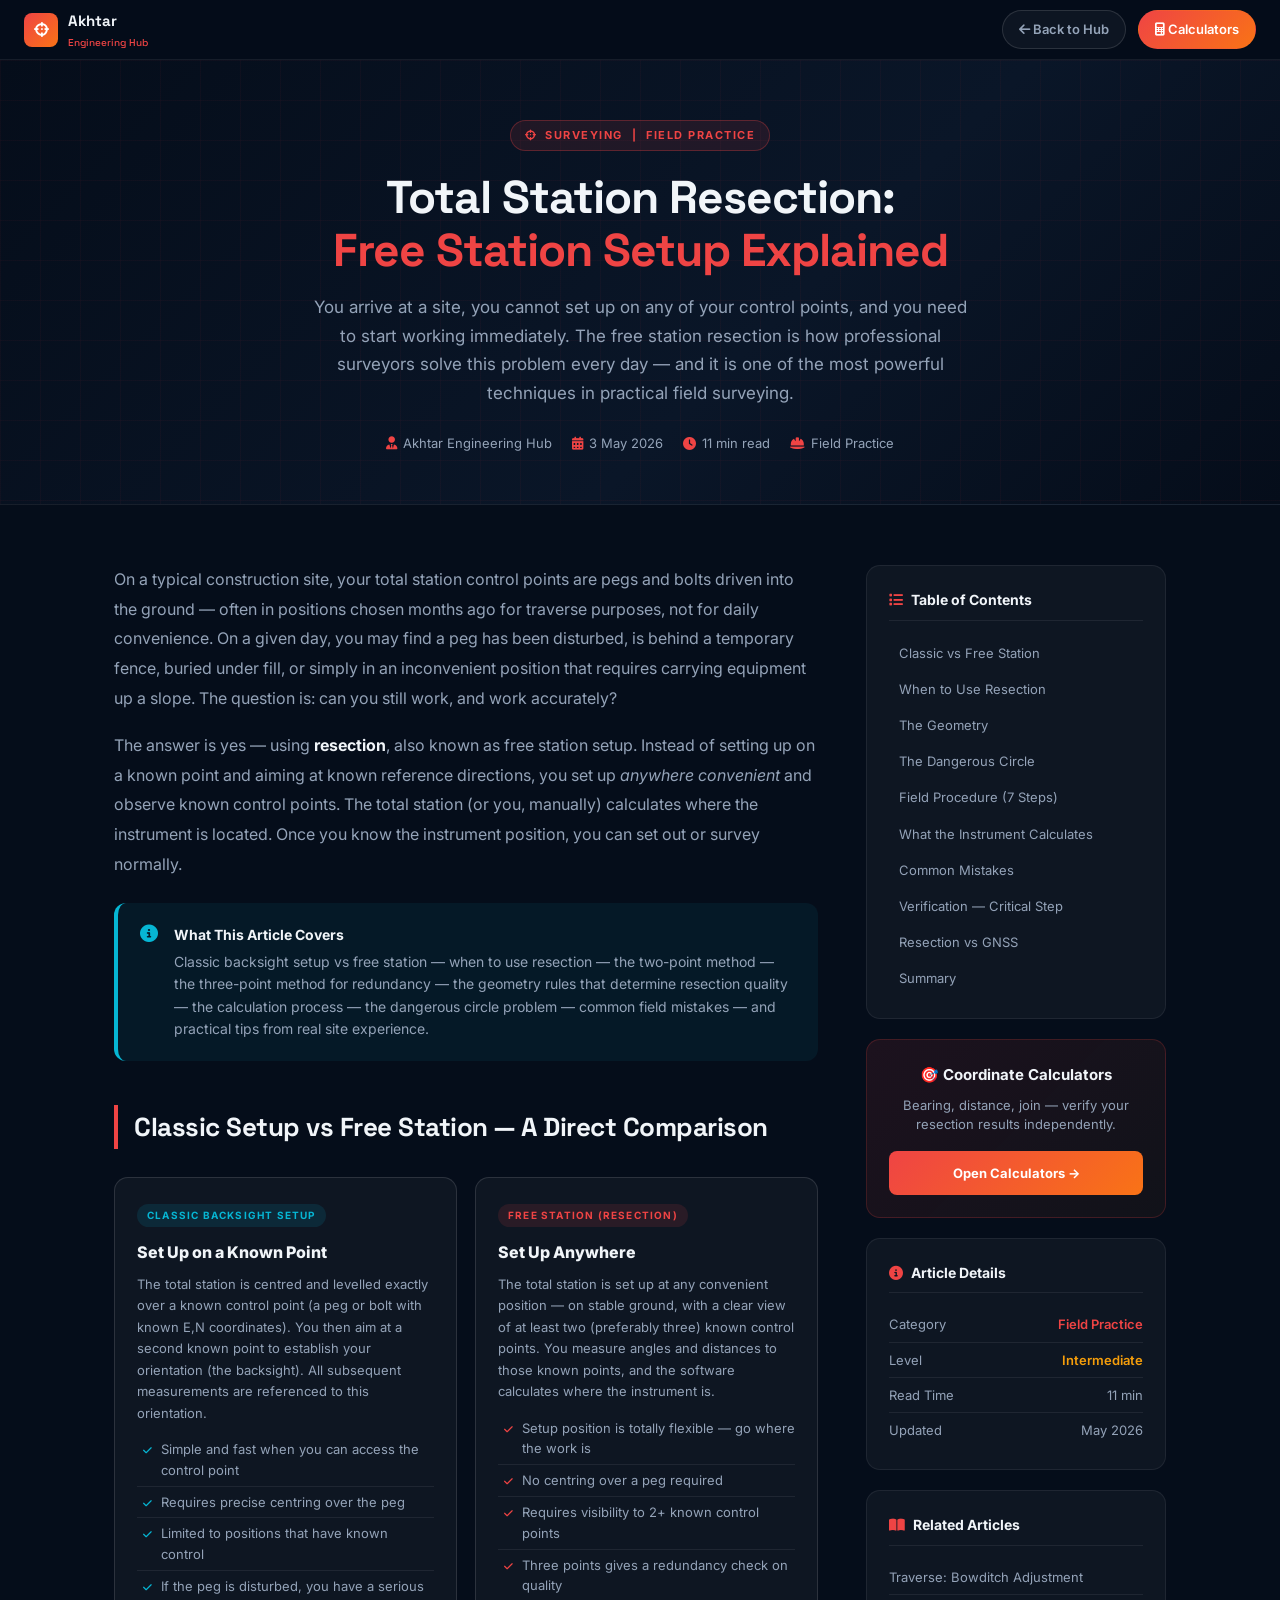
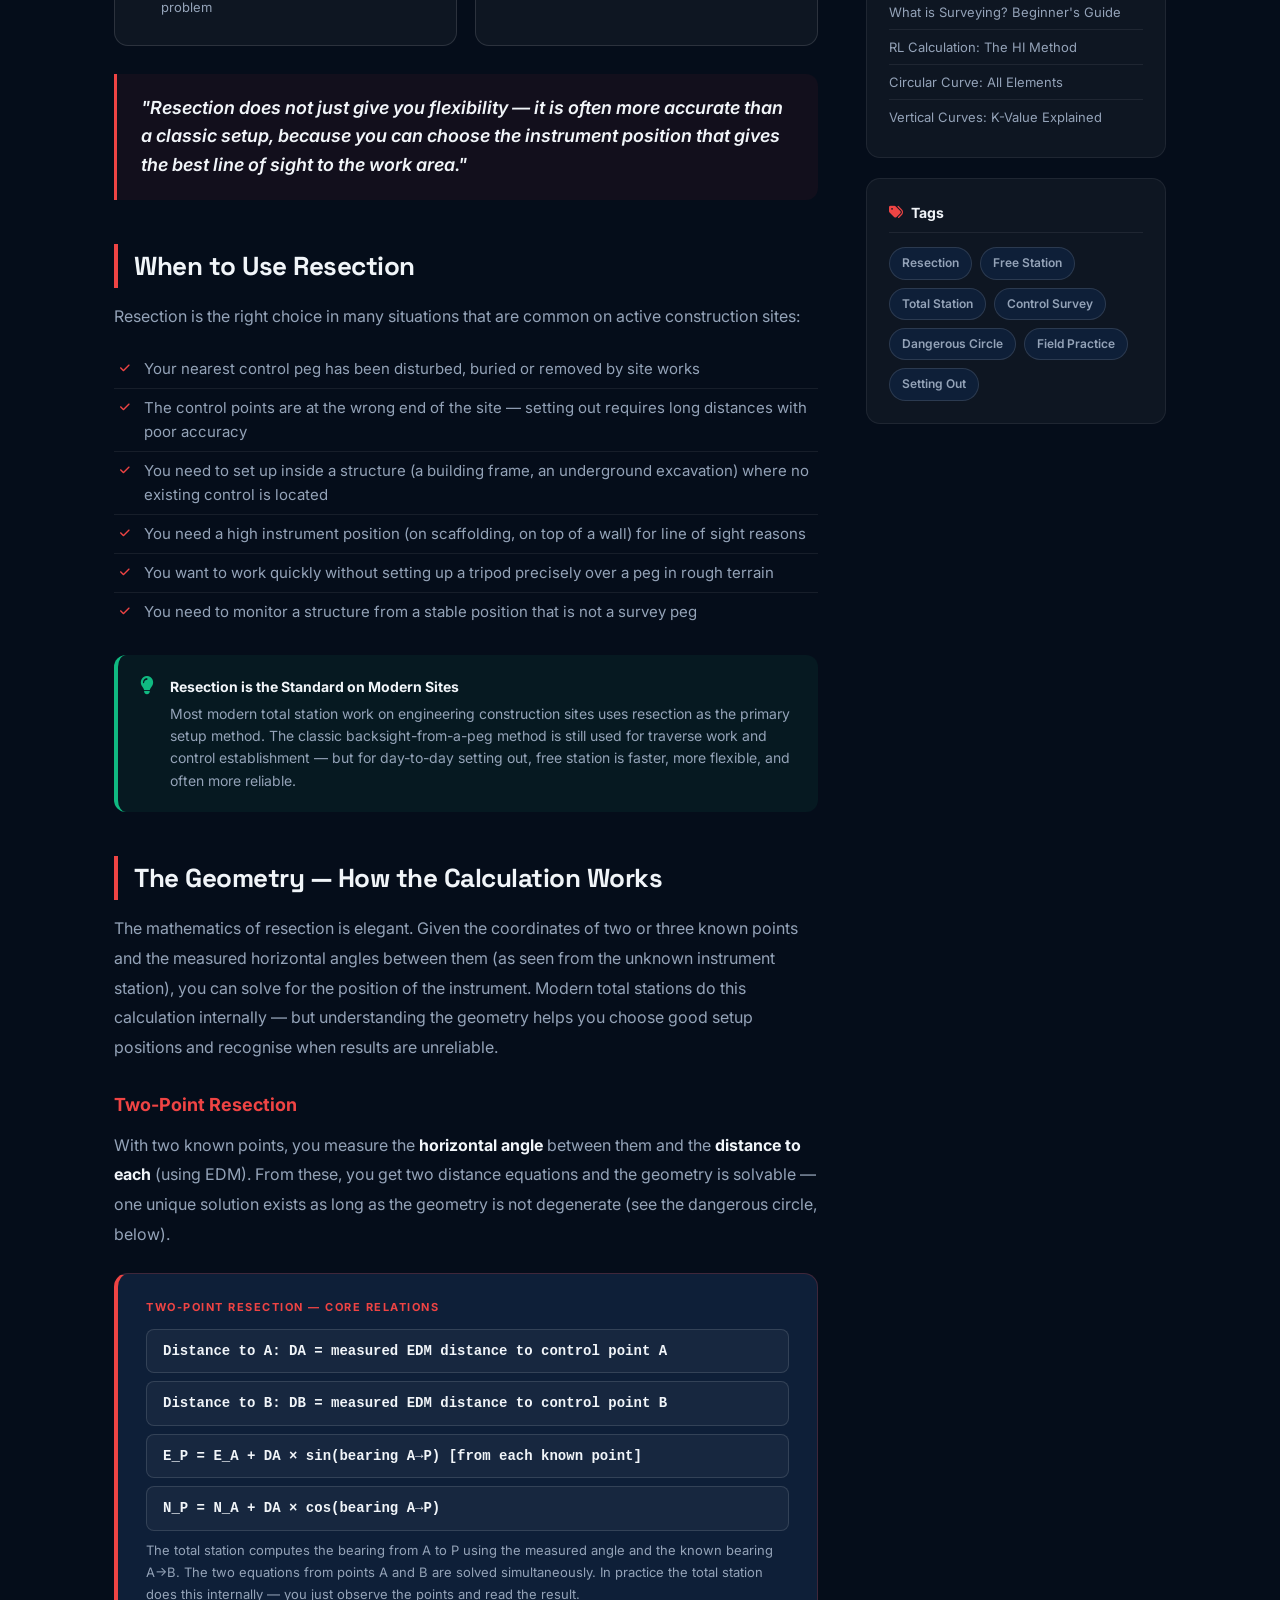
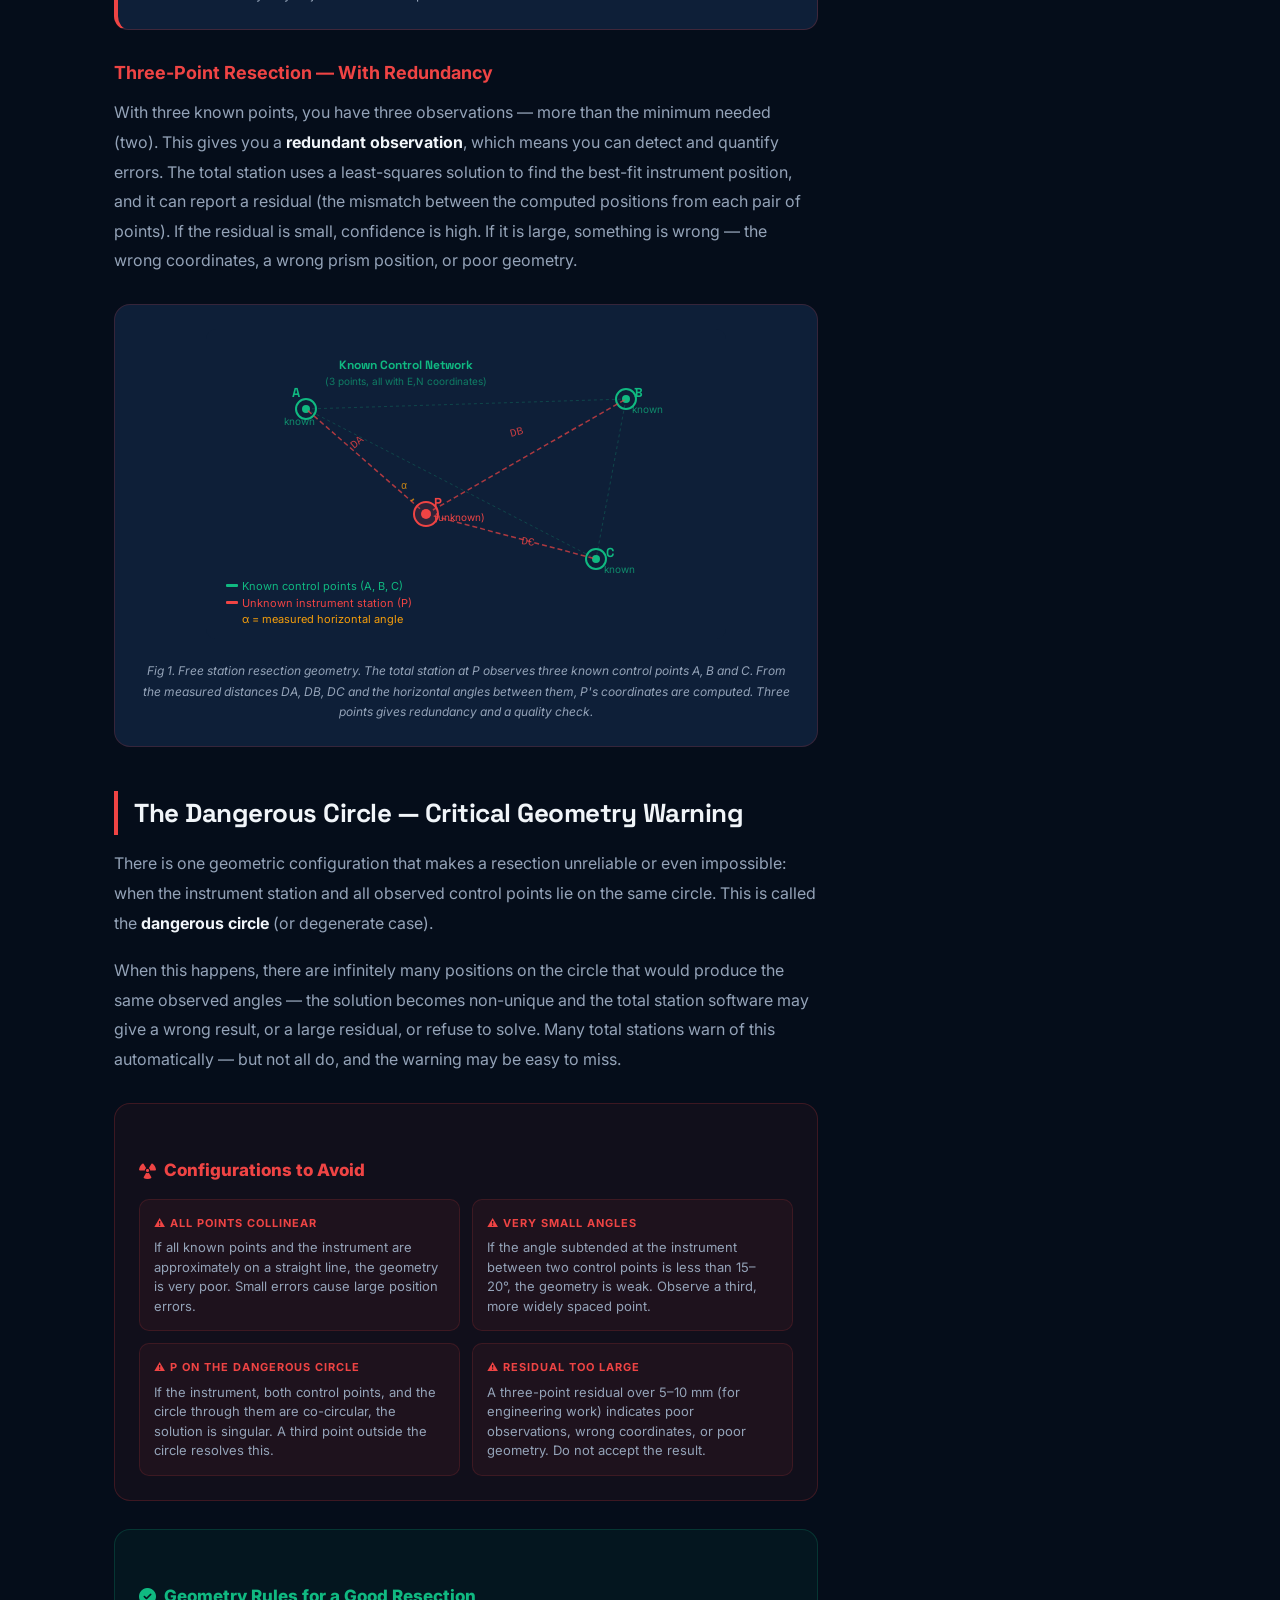
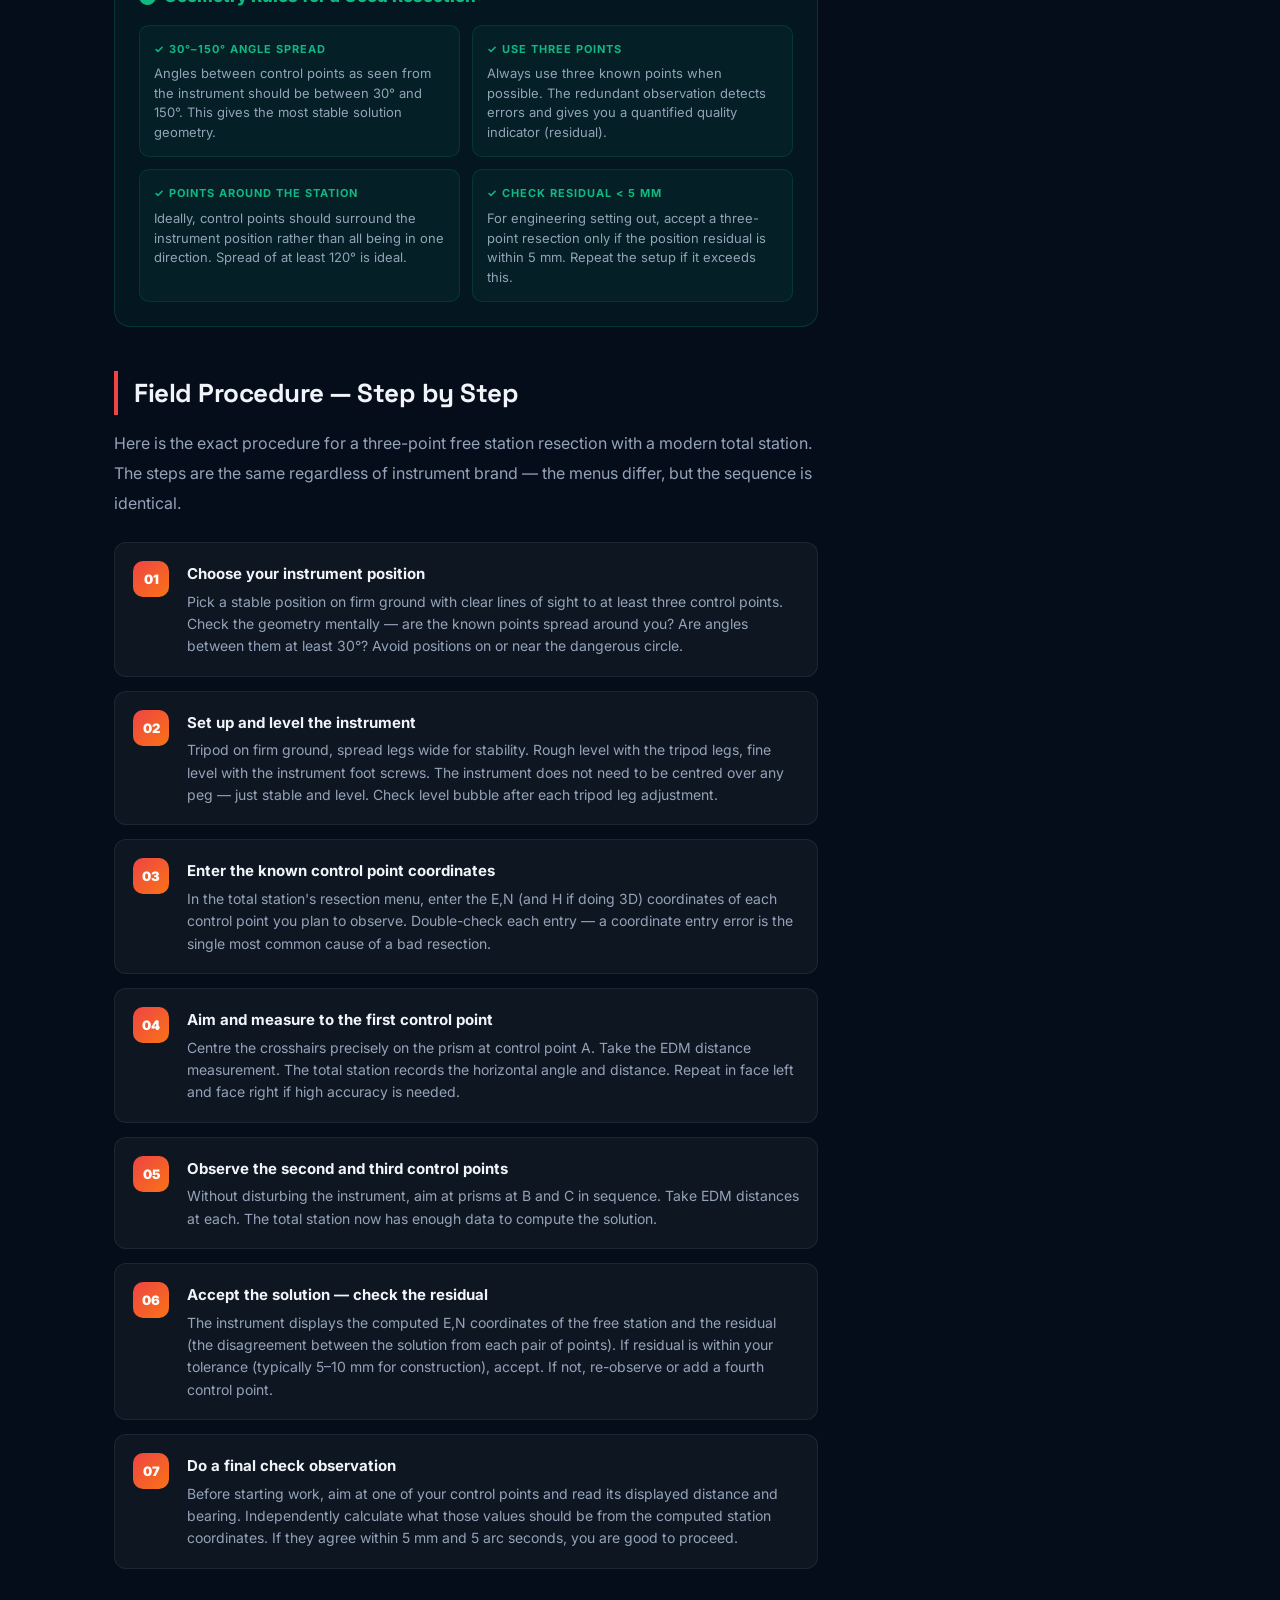
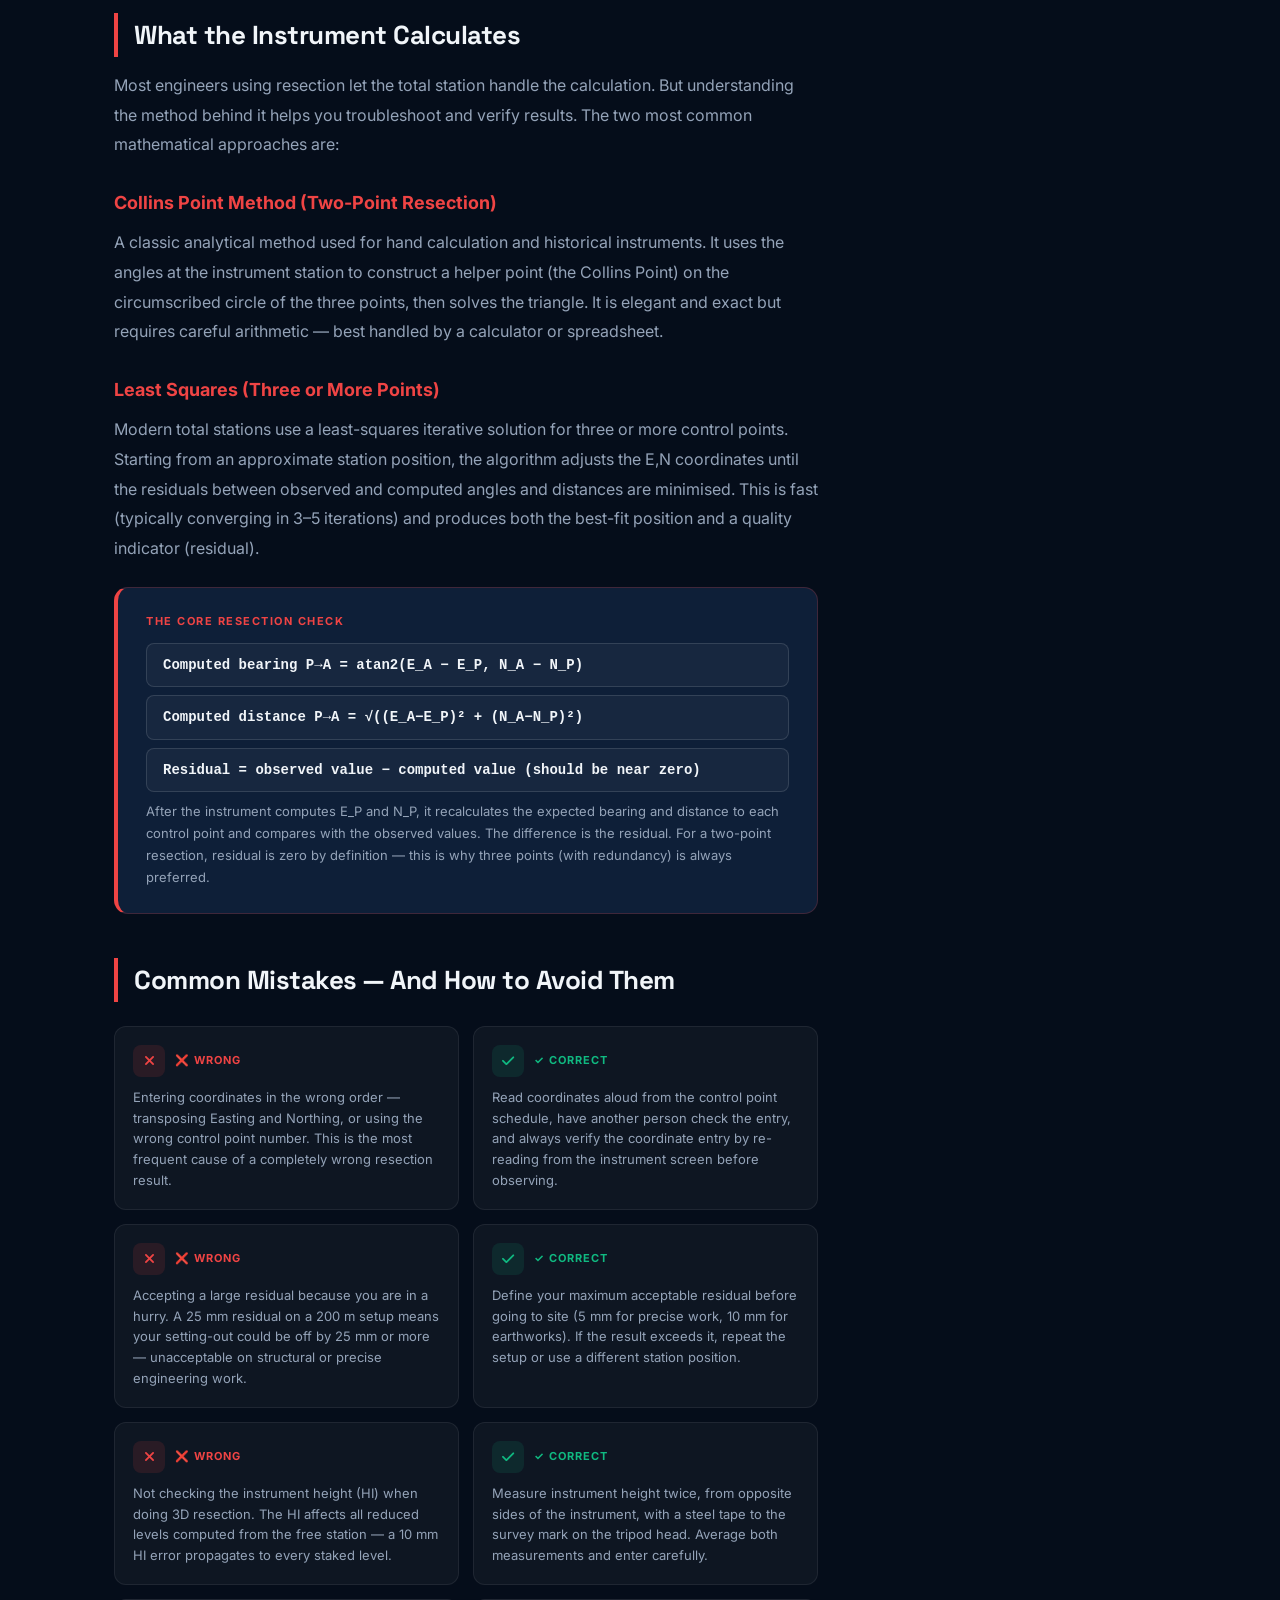
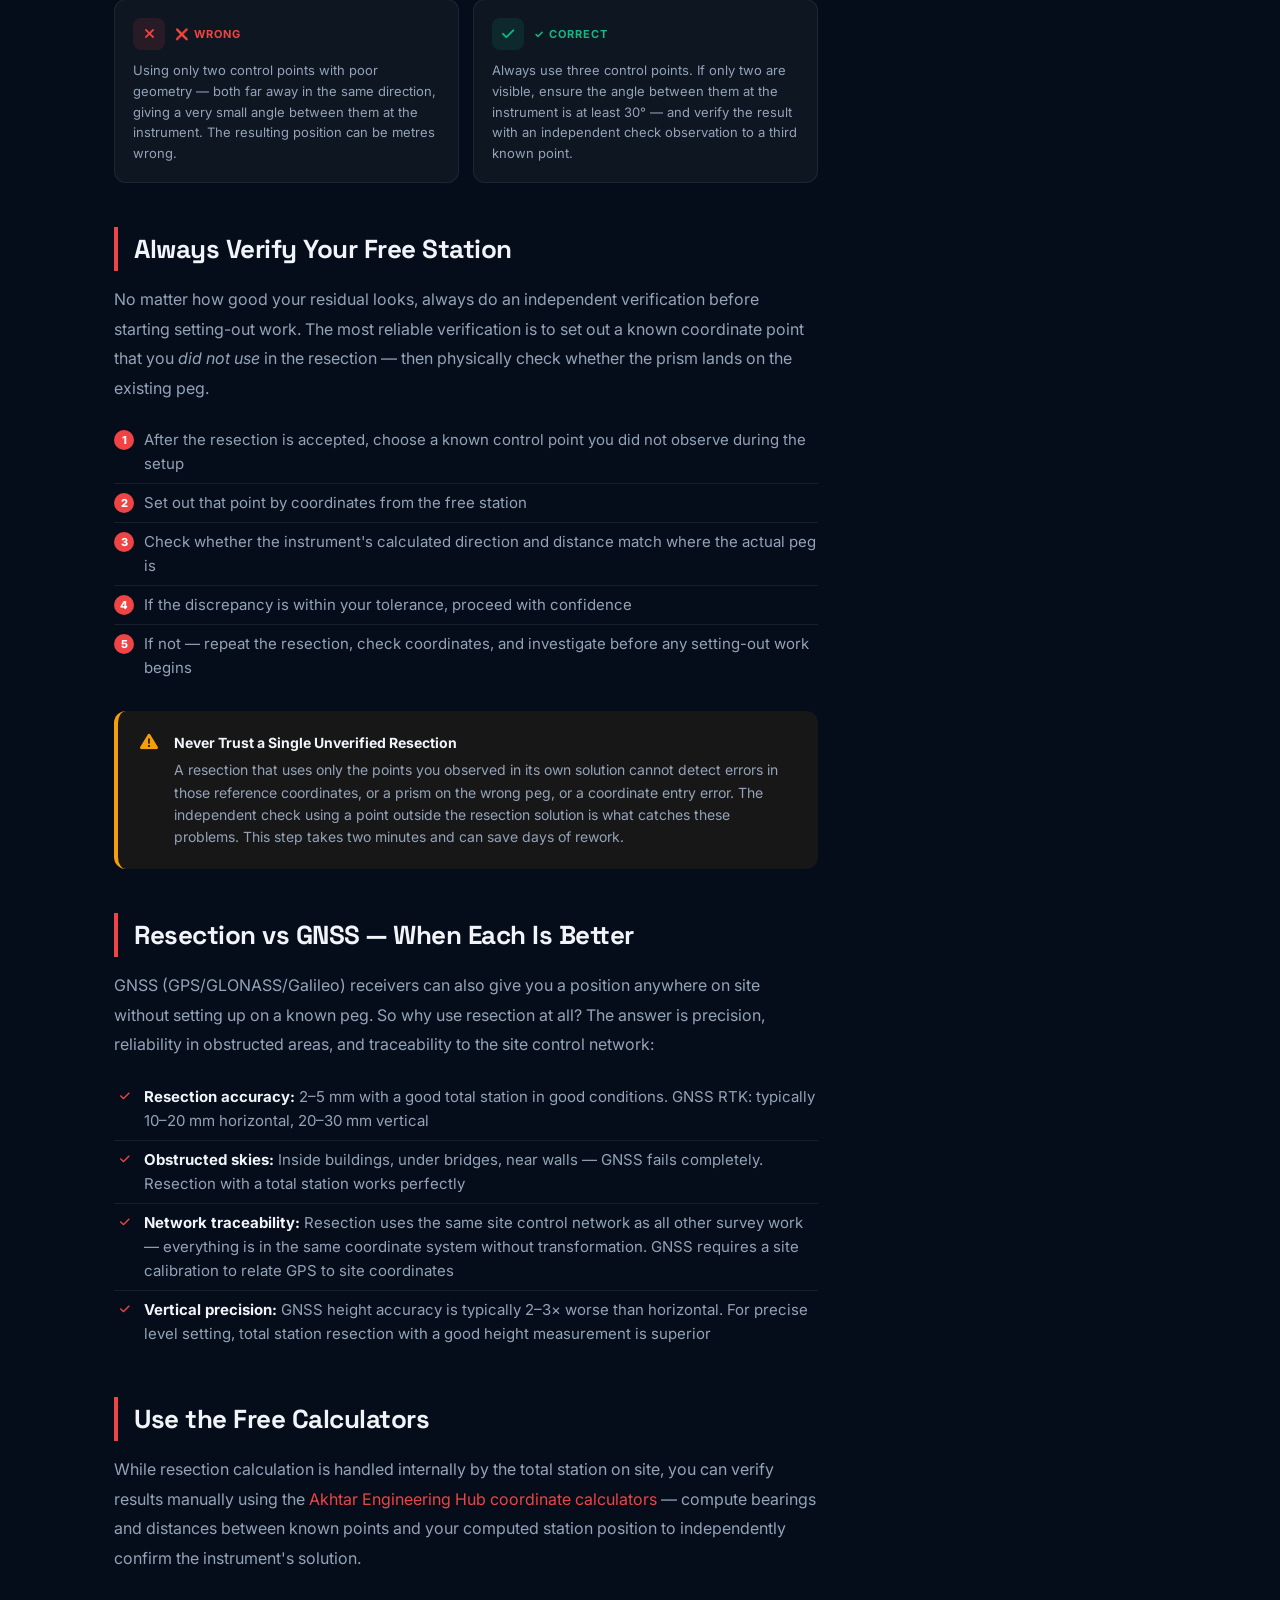
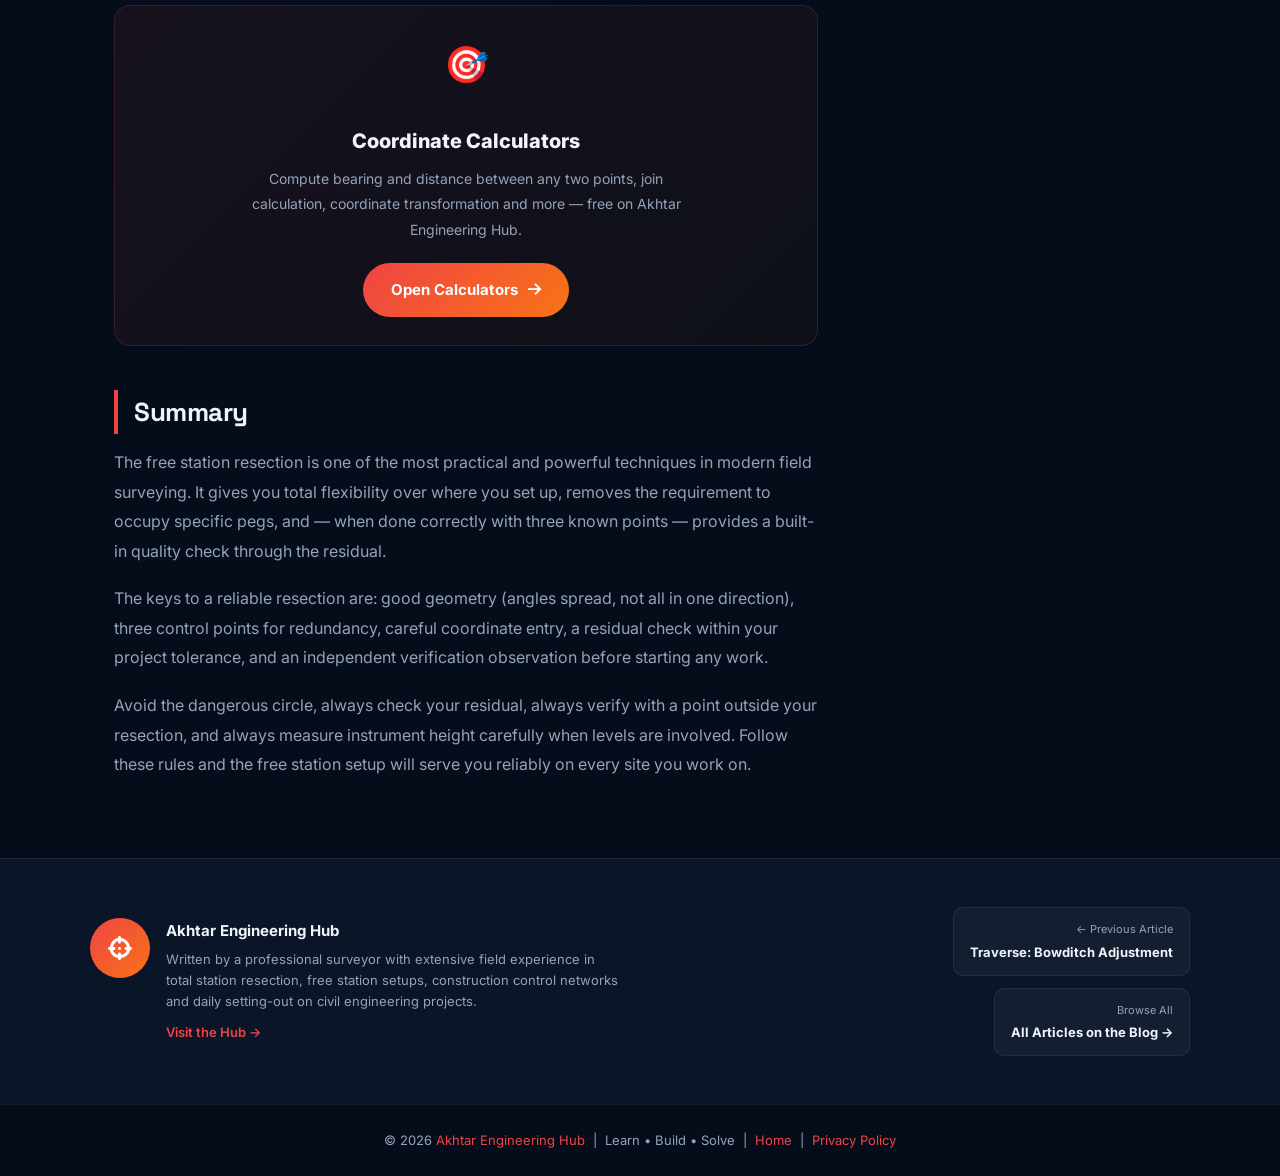
<file: total-station-resection.html>
<!DOCTYPE html>
<html lang="en">
<head>
<meta charset="UTF-8">
<meta name="viewport" content="width=device-width, initial-scale=1.0">

<title>Total Station Resection: Free Station Setup Explained | Akhtar Engineering Hub</title>
<meta name="description" content="Complete guide to total station free station setup using resection — two-point and three-point methods, geometry rules, field procedure, calculation checks and common mistakes. Written by a professional surveyor.">
<meta name="keywords" content="total station resection, free station setup, resection surveying, two point resection, three point resection, Collins point, Tienstra formula, total station setup, unknown point, surveying field procedure">
<meta name="author" content="Akhtar Engineering Hub">
<meta name="robots" content="index, follow">
<link rel="canonical" href="https://akhtarengineeringhub.com/total-station-resection.html">

<meta property="og:type" content="article">
<meta property="og:url" content="https://akhtarengineeringhub.com/total-station-resection.html">
<meta property="og:title" content="Total Station Resection: Free Station Setup Explained">
<meta property="og:description" content="Two-point and three-point resection — field procedure, geometry rules, calculation checks and common mistakes explained by a professional surveyor.">
<meta property="og:site_name" content="Akhtar Engineering Hub">
<meta property="article:published_time" content="2026-05-03">
<meta property="article:section" content="Surveying">

<meta name="twitter:card" content="summary_large_image">
<meta name="twitter:title" content="Total Station Resection: Free Station Setup Explained">
<meta name="twitter:description" content="Complete guide to free station resection — field procedure, geometry, calculation and common mistakes.">

<script type="application/ld+json">
{
  "@context":"https://schema.org",
  "@type":"Article",
  "headline":"Total Station Resection: Free Station Setup Explained",
  "description":"Complete guide to total station free station setup using resection — two and three-point methods, geometry rules, field procedure and common mistakes.",
  "author":{"@type":"Person","name":"Akhtar Engineering Hub"},
  "publisher":{"@type":"Organization","name":"Akhtar Engineering Hub"},
  "datePublished":"2026-05-03",
  "dateModified":"2026-05-03",
  "mainEntityOfPage":{"@type":"WebPage","@id":"https://akhtarengineeringhub.com/total-station-resection.html"},
  "articleSection":"Surveying",
  "keywords":"resection, free station, total station setup, two point resection, three point resection, surveying"
}
</script>

<link href="https://fonts.googleapis.com/css2?family=Inter:wght@300;400;500;600;700;800;900&family=Space+Grotesk:wght@400;600;700&display=swap" rel="stylesheet">
<link rel="stylesheet" href="https://cdnjs.cloudflare.com/ajax/libs/font-awesome/6.5.0/css/all.min.css">

<style>
*,*::before,*::after{margin:0;padding:0;box-sizing:border-box;}
:root{
  --bg:#050d1a;--bg2:#0a1628;--bg3:#0e1f38;
  --card:rgba(255,255,255,0.04);--border:rgba(255,255,255,0.07);
  --border2:rgba(255,255,255,0.12);--text:#f1f5f9;--text-sub:#94a3b8;
  --red:#ef4444;--orange:#f97316;--cyan:#06b6d4;--green:#10b981;--gold:#f59e0b;--purple:#8b5cf6;
  --accent:#ef4444;
  --nav-bg:rgba(5,13,26,0.95);
}
html{scroll-behavior:smooth;}
body{font-family:'Inter',sans-serif;background:var(--bg);color:var(--text);line-height:1.7;overflow-x:hidden;}
a{color:var(--accent);text-decoration:none;}
a:hover{text-decoration:underline;}
::-webkit-scrollbar{width:5px;}
::-webkit-scrollbar-thumb{background:var(--accent);border-radius:10px;}

.navbar{position:fixed;top:0;left:0;right:0;z-index:100;background:var(--nav-bg);backdrop-filter:blur(20px);border-bottom:1px solid var(--border);padding:0 24px;height:60px;display:flex;align-items:center;justify-content:space-between;}
.nav-brand{display:flex;align-items:center;gap:10px;text-decoration:none;}
.nav-icon{width:34px;height:34px;background:linear-gradient(135deg,var(--red),var(--orange));border-radius:8px;display:flex;align-items:center;justify-content:center;color:#fff;font-size:15px;}
.nav-title{font-family:'Space Grotesk',sans-serif;font-size:15px;font-weight:700;color:var(--text);}
.nav-title span{display:block;font-size:10px;color:var(--accent);font-weight:500;}
.nav-right{display:flex;gap:12px;align-items:center;}
.nav-link-btn{padding:7px 16px;border-radius:100px;font-size:13px;font-weight:600;background:var(--card);border:1px solid var(--border2);color:var(--text-sub);transition:all .2s;}
.nav-link-btn:hover{text-decoration:none;color:var(--text);}
.nav-link-btn.primary{background:linear-gradient(135deg,var(--red),var(--orange));color:#fff;border-color:transparent;}
.nav-link-btn.primary:hover{opacity:.9;text-decoration:none;}

.article-hero{margin-top:60px;padding:60px 24px 50px;background:linear-gradient(135deg,#050d1a 0%,#0a1628 60%,#050d1a 100%);border-bottom:1px solid var(--border);text-align:center;position:relative;overflow:hidden;}
.article-hero::before{content:'';position:absolute;inset:0;background-image:linear-gradient(rgba(239,68,68,0.04) 1px,transparent 1px),linear-gradient(90deg,rgba(239,68,68,0.04) 1px,transparent 1px);background-size:40px 40px;}
.article-hero-inner{position:relative;z-index:1;max-width:820px;margin:0 auto;}
.article-cat{display:inline-flex;align-items:center;gap:8px;background:rgba(239,68,68,0.1);border:1px solid rgba(239,68,68,0.3);color:var(--red);font-size:11px;font-weight:700;letter-spacing:1.5px;padding:5px 14px;border-radius:100px;margin-bottom:20px;text-transform:uppercase;}
.article-hero h1{font-family:'Space Grotesk',sans-serif;font-size:clamp(24px,5vw,46px);font-weight:800;line-height:1.15;letter-spacing:-1px;margin-bottom:16px;}
.article-hero h1 span{color:var(--red);}
.article-hero .intro{font-size:17px;color:var(--text-sub);max-width:660px;margin:0 auto 24px;line-height:1.7;}
.article-meta{display:flex;align-items:center;justify-content:center;gap:20px;flex-wrap:wrap;font-size:13px;color:var(--text-sub);}
.article-meta span{display:flex;align-items:center;gap:6px;}
.article-meta i{color:var(--red);}

.article-layout{max-width:1100px;margin:0 auto;padding:60px 24px;display:grid;grid-template-columns:1fr 300px;gap:48px;align-items:start;}
.article-body{min-width:0;}
.article-sidebar{position:sticky;top:80px;}

.article-body h2{font-family:'Space Grotesk',sans-serif;font-size:26px;font-weight:800;margin:44px 0 14px;color:var(--text);letter-spacing:-0.5px;border-left:4px solid var(--red);padding-left:16px;}
.article-body h3{font-size:18px;font-weight:700;margin:28px 0 10px;color:var(--red);}
.article-body p{font-size:16px;color:var(--text-sub);margin-bottom:18px;line-height:1.85;}
.article-body strong{color:var(--text);font-weight:700;}
.article-body ul,.article-body ol{margin:12px 0 20px 0;padding-left:0;list-style:none;}
.article-body ul li,.article-body ol li{font-size:15px;color:var(--text-sub);padding:7px 0 7px 30px;border-bottom:1px solid var(--border);position:relative;line-height:1.6;}
.article-body ul li::before{content:'\f00c';font-family:'Font Awesome 6 Free';font-weight:900;color:var(--red);font-size:11px;position:absolute;left:6px;top:10px;}
.article-body ol{counter-reset:olc;}
.article-body ol li{counter-increment:olc;}
.article-body ol li::before{content:counter(olc);background:var(--red);color:#fff;font-size:11px;font-weight:800;width:20px;height:20px;border-radius:50%;display:flex;align-items:center;justify-content:center;position:absolute;left:0;top:9px;}
.article-body li:last-child{border-bottom:none;}

.callout{border-radius:12px;padding:20px 22px;margin:24px 0;display:flex;gap:16px;align-items:flex-start;}
.callout.info{background:rgba(6,182,212,0.07);border-left:4px solid var(--cyan);}
.callout.tip{background:rgba(16,185,129,0.07);border-left:4px solid var(--green);}
.callout.warn{background:rgba(245,158,11,0.07);border-left:4px solid var(--gold);}
.callout.danger{background:rgba(239,68,68,0.07);border-left:4px solid var(--red);}
.callout i{font-size:18px;margin-top:2px;flex-shrink:0;}
.callout.info i{color:var(--cyan);}
.callout.tip i{color:var(--green);}
.callout.warn i{color:var(--gold);}
.callout.danger i{color:var(--red);}
.callout-body strong{display:block;font-size:14px;font-weight:700;color:var(--text);margin-bottom:4px;}
.callout-body p{font-size:14px;color:var(--text-sub);margin:0;line-height:1.6;}

.pull-quote{border-left:3px solid var(--red);background:rgba(239,68,68,0.05);border-radius:0 12px 12px 0;padding:20px 24px;margin:28px 0;font-size:18px;font-style:italic;font-weight:600;color:var(--text);line-height:1.6;}

.kr{display:inline;background:rgba(239,68,68,0.12);border:1px solid rgba(239,68,68,0.3);border-radius:5px;padding:1px 8px;font-size:14px;font-weight:700;color:var(--red);}
.kg{display:inline;background:rgba(16,185,129,0.12);border:1px solid rgba(16,185,129,0.3);border-radius:5px;padding:1px 8px;font-size:14px;font-weight:700;color:var(--green);}
.kc{display:inline;background:rgba(6,182,212,0.12);border:1px solid rgba(6,182,212,0.3);border-radius:5px;padding:1px 8px;font-size:14px;font-weight:700;color:var(--cyan);}
.ko{display:inline;background:rgba(245,158,11,0.12);border:1px solid rgba(245,158,11,0.3);border-radius:5px;padding:1px 8px;font-size:14px;font-weight:700;color:var(--gold);}
.kp{display:inline;background:rgba(139,92,246,0.12);border:1px solid rgba(139,92,246,0.3);border-radius:5px;padding:1px 8px;font-size:14px;font-weight:700;color:var(--purple);}

.formula-block{background:var(--bg3);border:1px solid rgba(239,68,68,0.22);border-radius:14px;padding:24px 28px;margin:24px 0;border-left:4px solid var(--red);}
.formula-block .fl{font-size:11px;font-weight:700;color:var(--red);letter-spacing:1.5px;text-transform:uppercase;margin-bottom:12px;}
.formula-block code{font-family:'Courier New',monospace;font-size:14px;font-weight:700;color:var(--text);background:rgba(255,255,255,0.04);border:1px solid var(--border2);border-radius:8px;padding:10px 16px;margin-bottom:8px;display:block;line-height:1.6;}
.formula-block .fn{font-size:13px;color:var(--text-sub);margin-top:6px;}

/* Comparison grid */
.method-grid{display:grid;grid-template-columns:1fr 1fr;gap:18px;margin:28px 0;}
.method-card{background:var(--card);border:1px solid var(--border2);border-radius:14px;padding:22px;transition:all .2s;}
.method-card:hover{transform:translateY(-3px);border-color:rgba(239,68,68,0.3);}
.method-card .mc-badge{display:inline-block;font-size:10px;font-weight:700;letter-spacing:1.2px;text-transform:uppercase;padding:3px 10px;border-radius:100px;margin-bottom:12px;}
.method-card.classic .mc-badge{background:rgba(6,182,212,0.12);color:var(--cyan);}
.method-card.free .mc-badge{background:rgba(239,68,68,0.12);color:var(--red);}
.method-card h4{font-size:16px;font-weight:800;color:var(--text);margin-bottom:8px;}
.method-card p{font-size:13px;color:var(--text-sub);line-height:1.65;margin-bottom:10px;}
.method-card ul{margin:0;}
.method-card ul li{font-size:13px;padding:5px 0 5px 24px;border-bottom:1px solid var(--border);}
.method-card ul li:last-child{border-bottom:none;}
.method-card ul li::before{font-size:10px;top:8px;}
.method-card.classic ul li::before{color:var(--cyan);}
.method-card.free ul li::before{color:var(--red);}

/* SVG Diagram */
.diagram-wrap{background:var(--bg3);border:1px solid rgba(239,68,68,0.18);border-radius:16px;padding:24px;margin:28px 0;text-align:center;}
.diagram-wrap .dc{font-size:12px;color:var(--text-sub);margin-top:14px;font-style:italic;}

/* Geometry danger zone */
.danger-zone{background:rgba(239,68,68,0.05);border:1px solid rgba(239,68,68,0.2);border-radius:16px;padding:24px;margin:28px 0;}
.danger-zone h3{color:var(--red);font-size:17px;font-weight:800;margin-bottom:14px;display:flex;align-items:center;gap:8px;}
.danger-list{display:grid;grid-template-columns:1fr 1fr;gap:12px;margin-top:12px;}
.danger-item{background:rgba(239,68,68,0.06);border:1px solid rgba(239,68,68,0.15);border-radius:10px;padding:14px;}
.danger-item .di-label{font-size:11px;font-weight:700;color:var(--red);text-transform:uppercase;letter-spacing:1px;margin-bottom:6px;}
.danger-item p{font-size:13px;color:var(--text-sub);margin:0;line-height:1.5;}

/* Good geometry card */
.good-zone{background:rgba(16,185,129,0.05);border:1px solid rgba(16,185,129,0.2);border-radius:16px;padding:24px;margin:28px 0;}
.good-zone h3{color:var(--green);font-size:17px;font-weight:800;margin-bottom:14px;display:flex;align-items:center;gap:8px;}
.good-list{display:grid;grid-template-columns:1fr 1fr;gap:12px;margin-top:12px;}
.good-item{background:rgba(16,185,129,0.06);border:1px solid rgba(16,185,129,0.15);border-radius:10px;padding:14px;}
.good-item .gi-label{font-size:11px;font-weight:700;color:var(--green);text-transform:uppercase;letter-spacing:1px;margin-bottom:6px;}
.good-item p{font-size:13px;color:var(--text-sub);margin:0;line-height:1.5;}

/* Steps */
.steps{margin:24px 0;}
.step{display:flex;gap:18px;margin-bottom:14px;align-items:flex-start;background:var(--card);border:1px solid var(--border);border-radius:12px;padding:18px;transition:all .2s;}
.step:hover{border-color:var(--border2);}
.step-num{min-width:36px;height:36px;background:linear-gradient(135deg,var(--red),var(--orange));border-radius:10px;display:flex;align-items:center;justify-content:center;font-weight:900;font-size:13px;color:#fff;flex-shrink:0;}
.step-body strong{display:block;font-size:15px;font-weight:700;color:var(--text);margin-bottom:4px;}
.step-body p{font-size:14px;color:var(--text-sub);margin:0;line-height:1.6;}

/* Mistake grid */
.mistake-grid{display:grid;grid-template-columns:1fr 1fr;gap:14px;margin:24px 0;}
.mc-card{background:var(--card);border:1px solid var(--border);border-radius:12px;padding:18px;}
.mc-card .mch{display:flex;align-items:center;gap:10px;margin-bottom:10px;}
.mc-card .mci{width:32px;height:32px;border-radius:8px;display:flex;align-items:center;justify-content:center;font-size:14px;flex-shrink:0;}
.mc-wrong .mci{background:rgba(239,68,68,0.12);color:var(--red);}
.mc-right .mci{background:rgba(16,185,129,0.12);color:var(--green);}
.mc-card .mcl{font-size:11px;font-weight:700;letter-spacing:1px;text-transform:uppercase;}
.mc-wrong .mcl{color:var(--red);}
.mc-right .mcl{color:var(--green);}
.mc-card p{font-size:13px;color:var(--text-sub);line-height:1.6;margin:0;}

/* Sidebar */
.sidebar-card{background:var(--card);border:1px solid var(--border);border-radius:14px;padding:22px;margin-bottom:20px;}
.sidebar-card h4{font-size:14px;font-weight:700;color:var(--text);margin-bottom:14px;padding-bottom:8px;border-bottom:1px solid var(--border);display:flex;align-items:center;gap:8px;}
.sidebar-card h4 i{color:var(--red);}
.toc-list{list-style:none;}
.toc-list li{padding:0;border:none;}
.toc-list li::before{display:none;}
.toc-list li a{display:block;font-size:13px;color:var(--text-sub);padding:7px 10px;border-radius:6px;transition:all .2s;}
.toc-list li a:hover{background:rgba(239,68,68,0.08);color:var(--red);text-decoration:none;}
.related-list{list-style:none;}
.related-list li{padding:0;border:none;}
.related-list li::before{display:none;}
.related-list li a{display:block;font-size:13px;color:var(--text-sub);padding:8px 0;border-bottom:1px solid var(--border);line-height:1.4;transition:color .2s;}
.related-list li:last-child a{border-bottom:none;}
.related-list li a:hover{color:var(--red);text-decoration:none;}
.sidebar-cta{background:linear-gradient(135deg,rgba(239,68,68,0.1),rgba(249,115,22,0.05));border:1px solid rgba(239,68,68,0.2);border-radius:14px;padding:22px;margin-bottom:20px;text-align:center;}
.sidebar-cta h4{font-size:15px;font-weight:700;margin-bottom:8px;}
.sidebar-cta p{font-size:13px;color:var(--text-sub);margin-bottom:16px;line-height:1.5;}
.sidebar-cta a{display:block;background:linear-gradient(135deg,var(--red),var(--orange));color:#fff;font-size:13px;font-weight:700;padding:11px;border-radius:8px;text-decoration:none;}
.sidebar-cta a:hover{opacity:.9;}
.tag-cloud{display:flex;flex-wrap:wrap;gap:8px;}
.tag-pill{padding:5px 12px;border-radius:100px;font-size:12px;font-weight:600;background:var(--bg3);border:1px solid var(--border2);color:var(--text-sub);}

.progress-bar{position:fixed;top:60px;left:0;height:3px;background:linear-gradient(90deg,var(--red),var(--orange));z-index:200;transition:width .1s;}
.back-top{position:fixed;bottom:24px;right:24px;width:44px;height:44px;background:var(--red);border-radius:50%;display:flex;align-items:center;justify-content:center;color:#fff;font-size:16px;cursor:pointer;box-shadow:0 4px 20px rgba(239,68,68,0.4);opacity:0;transition:all .3s;z-index:200;border:none;}
.back-top.show{opacity:1;}

.article-footer{background:var(--bg2);border-top:1px solid var(--border);padding:48px 24px;}
.article-footer-inner{max-width:1100px;margin:0 auto;display:grid;grid-template-columns:1fr 1fr;gap:32px;align-items:center;}
.author-card{display:flex;gap:16px;align-items:flex-start;}
.author-avatar{width:60px;height:60px;background:linear-gradient(135deg,var(--red),var(--orange));border-radius:50%;display:flex;align-items:center;justify-content:center;font-size:24px;color:#fff;flex-shrink:0;}
.author-info h4{font-size:15px;font-weight:700;margin-bottom:6px;}
.author-info p{font-size:13px;color:var(--text-sub);line-height:1.6;}
.author-info a{font-size:13px;font-weight:600;margin-top:10px;display:inline-block;color:var(--red);}
.nav-articles{display:flex;flex-direction:column;gap:12px;align-items:flex-end;}
.nav-article-link{display:flex;flex-direction:column;align-items:flex-end;text-align:right;padding:12px 16px;background:var(--card);border:1px solid var(--border);border-radius:10px;text-decoration:none;transition:all .2s;}
.nav-article-link:hover{border-color:var(--red);text-decoration:none;}
.nav-article-link span{font-size:11px;color:var(--text-sub);}
.nav-article-link strong{font-size:13px;color:var(--text);margin-top:2px;}

.page-footer{background:var(--bg);border-top:1px solid var(--border);padding:24px;text-align:center;font-size:13px;color:var(--text-sub);}
.page-footer a{color:var(--red);}

@media(max-width:900px){
  .article-layout{grid-template-columns:1fr;}
  .article-sidebar{display:none;}
  .article-footer-inner{grid-template-columns:1fr;}
  .nav-articles{align-items:flex-start;}
  .nav-article-link{align-items:flex-start;text-align:left;}
  .method-grid,.danger-list,.good-list,.mistake-grid{grid-template-columns:1fr;}
}
@media(max-width:580px){.article-meta{gap:12px;}}
</style>
</head>
<body>

<div class="progress-bar" id="progressBar"></div>

<header class="navbar">
  <a href="index.html" class="nav-brand">
    <div class="nav-icon"><i class="fas fa-crosshairs"></i></div>
    <div class="nav-title">Akhtar<span>Engineering Hub</span></div>
  </a>
  <div class="nav-right">
    <a href="index.html" class="nav-link-btn"><i class="fas fa-arrow-left"></i> Back to Hub</a>
    <a href="index.html" class="nav-link-btn primary"><i class="fas fa-calculator"></i> Calculators</a>
  </div>
</header>

<div class="article-hero">
  <div class="article-hero-inner">
    <div class="article-cat"><i class="fas fa-crosshairs"></i> Surveying &nbsp;|&nbsp; Field Practice</div>
    <h1>Total Station Resection:<br><span>Free Station Setup Explained</span></h1>
    <p class="intro">You arrive at a site, you cannot set up on any of your control points, and you need to start working immediately. The free station resection is how professional surveyors solve this problem every day — and it is one of the most powerful techniques in practical field surveying.</p>
    <div class="article-meta">
      <span><i class="fas fa-user-tie"></i> Akhtar Engineering Hub</span>
      <span><i class="fas fa-calendar-alt"></i> 3 May 2026</span>
      <span><i class="fas fa-clock"></i> 11 min read</span>
      <span><i class="fas fa-hard-hat"></i> Field Practice</span>
    </div>
  </div>
</div>

<div class="article-layout">
<article class="article-body">

  <p>On a typical construction site, your total station control points are pegs and bolts driven into the ground — often in positions chosen months ago for traverse purposes, not for daily convenience. On a given day, you may find a peg has been disturbed, is behind a temporary fence, buried under fill, or simply in an inconvenient position that requires carrying equipment up a slope. The question is: can you still work, and work accurately?</p>

  <p>The answer is yes — using <strong>resection</strong>, also known as free station setup. Instead of setting up on a known point and aiming at known reference directions, you set up <em>anywhere convenient</em> and observe known control points. The total station (or you, manually) calculates where the instrument is located. Once you know the instrument position, you can set out or survey normally.</p>

  <div class="callout info">
    <i class="fas fa-info-circle"></i>
    <div class="callout-body">
      <strong>What This Article Covers</strong>
      <p>Classic backsight setup vs free station &mdash; when to use resection &mdash; the two-point method &mdash; the three-point method for redundancy &mdash; the geometry rules that determine resection quality &mdash; the calculation process &mdash; the dangerous circle problem &mdash; common field mistakes &mdash; and practical tips from real site experience.</p>
    </div>
  </div>

  <!-- SECTION 1 -->
  <h2 id="classic-vs-free">Classic Setup vs Free Station — A Direct Comparison</h2>

  <div class="method-grid">
    <div class="method-card classic">
      <div class="mc-badge">Classic Backsight Setup</div>
      <h4>Set Up on a Known Point</h4>
      <p>The total station is centred and levelled exactly over a known control point (a peg or bolt with known E,N coordinates). You then aim at a second known point to establish your orientation (the backsight). All subsequent measurements are referenced to this orientation.</p>
      <ul>
        <li>Simple and fast when you can access the control point</li>
        <li>Requires precise centring over the peg</li>
        <li>Limited to positions that have known control</li>
        <li>If the peg is disturbed, you have a serious problem</li>
      </ul>
    </div>
    <div class="method-card free">
      <div class="mc-badge">Free Station (Resection)</div>
      <h4>Set Up Anywhere</h4>
      <p>The total station is set up at any convenient position — on stable ground, with a clear view of at least two (preferably three) known control points. You measure angles and distances to those known points, and the software calculates where the instrument is.</p>
      <ul>
        <li>Setup position is totally flexible — go where the work is</li>
        <li>No centring over a peg required</li>
        <li>Requires visibility to 2+ known control points</li>
        <li>Three points gives a redundancy check on quality</li>
      </ul>
    </div>
  </div>

  <div class="pull-quote">
    "Resection does not just give you flexibility — it is often more accurate than a classic setup, because you can choose the instrument position that gives the best line of sight to the work area."
  </div>

  <!-- SECTION 2 -->
  <h2 id="when-to-use">When to Use Resection</h2>

  <p>Resection is the right choice in many situations that are common on active construction sites:</p>

  <ul>
    <li>Your nearest control peg has been disturbed, buried or removed by site works</li>
    <li>The control points are at the wrong end of the site — setting out requires long distances with poor accuracy</li>
    <li>You need to set up inside a structure (a building frame, an underground excavation) where no existing control is located</li>
    <li>You need a high instrument position (on scaffolding, on top of a wall) for line of sight reasons</li>
    <li>You want to work quickly without setting up a tripod precisely over a peg in rough terrain</li>
    <li>You need to monitor a structure from a stable position that is not a survey peg</li>
  </ul>

  <div class="callout tip">
    <i class="fas fa-lightbulb"></i>
    <div class="callout-body">
      <strong>Resection is the Standard on Modern Sites</strong>
      <p>Most modern total station work on engineering construction sites uses resection as the primary setup method. The classic backsight-from-a-peg method is still used for traverse work and control establishment — but for day-to-day setting out, free station is faster, more flexible, and often more reliable.</p>
    </div>
  </div>

  <!-- SECTION 3 -->
  <h2 id="the-geometry">The Geometry — How the Calculation Works</h2>

  <p>The mathematics of resection is elegant. Given the coordinates of two or three known points and the measured horizontal angles between them (as seen from the unknown instrument station), you can solve for the position of the instrument. Modern total stations do this calculation internally — but understanding the geometry helps you choose good setup positions and recognise when results are unreliable.</p>

  <h3>Two-Point Resection</h3>

  <p>With two known points, you measure the <strong>horizontal angle</strong> between them and the <strong>distance to each</strong> (using EDM). From these, you get two distance equations and the geometry is solvable — one unique solution exists as long as the geometry is not degenerate (see the dangerous circle, below).</p>

  <div class="formula-block">
    <div class="fl">Two-Point Resection — Core Relations</div>
    <code>Distance to A: DA = measured EDM distance to control point A</code>
    <code>Distance to B: DB = measured EDM distance to control point B</code>
    <code>E_P = E_A + DA × sin(bearing A→P)  [from each known point]</code>
    <code>N_P = N_A + DA × cos(bearing A→P)</code>
    <div class="fn">The total station computes the bearing from A to P using the measured angle and the known bearing A→B. The two equations from points A and B are solved simultaneously. In practice the total station does this internally — you just observe the points and read the result.</div>
  </div>

  <h3>Three-Point Resection — With Redundancy</h3>

  <p>With three known points, you have three observations — more than the minimum needed (two). This gives you a <strong>redundant observation</strong>, which means you can detect and quantify errors. The total station uses a least-squares solution to find the best-fit instrument position, and it can report a residual (the mismatch between the computed positions from each pair of points). If the residual is small, confidence is high. If it is large, something is wrong — the wrong coordinates, a wrong prism position, or poor geometry.</p>

  <!-- SVG Diagram -->
  <div class="diagram-wrap">
    <svg viewBox="0 0 520 310" xmlns="http://www.w3.org/2000/svg" style="max-width:520px;">
      <rect width="520" height="310" fill="#0e1f38" rx="10"/>

      <!-- Known control points -->
      <!-- A top-left -->
      <circle cx="100" cy="80" r="10" fill="none" stroke="#10b981" stroke-width="2"/>
      <circle cx="100" cy="80" r="4" fill="#10b981"/>
      <text x="86" y="68" fill="#10b981" font-size="13" font-weight="bold" font-family="Space Grotesk">A</text>
      <text x="78" y="96" fill="#10b981" font-size="10" font-family="Inter" opacity="0.7">known</text>

      <!-- B top-right -->
      <circle cx="420" cy="70" r="10" fill="none" stroke="#10b981" stroke-width="2"/>
      <circle cx="420" cy="70" r="4" fill="#10b981"/>
      <text x="428" y="68" fill="#10b981" font-size="13" font-weight="bold" font-family="Space Grotesk">B</text>
      <text x="426" y="84" fill="#10b981" font-size="10" font-family="Inter" opacity="0.7">known</text>

      <!-- C bottom-right -->
      <circle cx="390" cy="230" r="10" fill="none" stroke="#10b981" stroke-width="2"/>
      <circle cx="390" cy="230" r="4" fill="#10b981"/>
      <text x="400" y="228" fill="#10b981" font-size="13" font-weight="bold" font-family="Space Grotesk">C</text>
      <text x="398" y="244" fill="#10b981" font-size="10" font-family="Inter" opacity="0.7">known</text>

      <!-- Instrument P (unknown) -->
      <circle cx="220" cy="185" r="12" fill="rgba(239,68,68,0.15)" stroke="#ef4444" stroke-width="2"/>
      <circle cx="220" cy="185" r="5" fill="#ef4444"/>
      <text x="228" y="178" fill="#ef4444" font-size="13" font-weight="bold" font-family="Space Grotesk">P</text>
      <text x="228" y="192" fill="#ef4444" font-size="10" font-family="Inter">(unknown)</text>

      <!-- Lines from P to each control point -->
      <line x1="220" y1="185" x2="100" y2="80" stroke="#ef4444" stroke-width="1.5" stroke-dasharray="5 3" opacity="0.7"/>
      <line x1="220" y1="185" x2="420" y2="70" stroke="#ef4444" stroke-width="1.5" stroke-dasharray="5 3" opacity="0.7"/>
      <line x1="220" y1="185" x2="390" y2="230" stroke="#ef4444" stroke-width="1.5" stroke-dasharray="5 3" opacity="0.7"/>

      <!-- Distance labels -->
      <text x="148" y="120" fill="#ef4444" font-size="11" font-family="Courier New" opacity="0.8" transform="rotate(-40 148 120)">DA</text>
      <text x="305" y="108" fill="#ef4444" font-size="11" font-family="Courier New" opacity="0.8" transform="rotate(-15 305 108)">DB</text>
      <text x="315" y="215" fill="#ef4444" font-size="11" font-family="Courier New" opacity="0.8" transform="rotate(8 315 215)">DC</text>

      <!-- Angle arcs at P -->
      <path d="M 205 172 A 20 20 0 0 1 208 170" fill="none" stroke="#f59e0b" stroke-width="1.5" opacity="0.7"/>
      <text x="195" y="160" fill="#f59e0b" font-size="10" font-family="Courier New" opacity="0.8">α</text>

      <!-- Known point triangle -->
      <line x1="100" y1="80" x2="420" y2="70" stroke="rgba(16,185,129,0.25)" stroke-width="1" stroke-dasharray="3 3"/>
      <line x1="420" y1="70" x2="390" y2="230" stroke="rgba(16,185,129,0.25)" stroke-width="1" stroke-dasharray="3 3"/>
      <line x1="100" y1="80" x2="390" y2="230" stroke="rgba(16,185,129,0.25)" stroke-width="1" stroke-dasharray="3 3"/>

      <!-- Labels -->
      <text x="200" y="40" fill="#10b981" font-size="12" font-weight="bold" font-family="Space Grotesk" text-anchor="middle">Known Control Network</text>
      <text x="200" y="56" fill="#10b981" font-size="10" font-family="Inter" opacity="0.6" text-anchor="middle">(3 points, all with E,N coordinates)</text>

      <!-- Legend -->
      <rect x="20" y="255" width="12" height="3" fill="#10b981" rx="1"/>
      <text x="36" y="261" fill="#10b981" font-size="11" font-family="Inter">Known control points (A, B, C)</text>
      <rect x="20" y="272" width="12" height="3" fill="#ef4444" rx="1"/>
      <text x="36" y="278" fill="#ef4444" font-size="11" font-family="Inter">Unknown instrument station (P)</text>
      <text x="36" y="294" fill="#f59e0b" font-size="11" font-family="Inter">α = measured horizontal angle</text>
    </svg>
    <div class="dc">Fig 1. Free station resection geometry. The total station at P observes three known control points A, B and C. From the measured distances DA, DB, DC and the horizontal angles between them, P's coordinates are computed. Three points gives redundancy and a quality check.</div>
  </div>

  <!-- SECTION 4 -->
  <h2 id="dangerous-circle">The Dangerous Circle — Critical Geometry Warning</h2>

  <p>There is one geometric configuration that makes a resection unreliable or even impossible: when the instrument station and all observed control points lie on the same circle. This is called the <strong>dangerous circle</strong> (or degenerate case).</p>

  <p>When this happens, there are infinitely many positions on the circle that would produce the same observed angles — the solution becomes non-unique and the total station software may give a wrong result, or a large residual, or refuse to solve. Many total stations warn of this automatically — but not all do, and the warning may be easy to miss.</p>

  <div class="danger-zone">
    <h3><i class="fas fa-radiation"></i> Configurations to Avoid</h3>
    <div class="danger-list">
      <div class="danger-item">
        <div class="di-label">⚠️ All Points Collinear</div>
        <p>If all known points and the instrument are approximately on a straight line, the geometry is very poor. Small errors cause large position errors.</p>
      </div>
      <div class="danger-item">
        <div class="di-label">⚠️ Very Small Angles</div>
        <p>If the angle subtended at the instrument between two control points is less than 15–20°, the geometry is weak. Observe a third, more widely spaced point.</p>
      </div>
      <div class="danger-item">
        <div class="di-label">⚠️ P on the Dangerous Circle</div>
        <p>If the instrument, both control points, and the circle through them are co-circular, the solution is singular. A third point outside the circle resolves this.</p>
      </div>
      <div class="danger-item">
        <div class="di-label">⚠️ Residual Too Large</div>
        <p>A three-point residual over 5–10 mm (for engineering work) indicates poor observations, wrong coordinates, or poor geometry. Do not accept the result.</p>
      </div>
    </div>
  </div>

  <div class="good-zone">
    <h3><i class="fas fa-check-circle"></i> Geometry Rules for a Good Resection</h3>
    <div class="good-list">
      <div class="good-item">
        <div class="gi-label">✓ 30°–150° Angle Spread</div>
        <p>Angles between control points as seen from the instrument should be between 30° and 150°. This gives the most stable solution geometry.</p>
      </div>
      <div class="good-item">
        <div class="gi-label">✓ Use Three Points</div>
        <p>Always use three known points when possible. The redundant observation detects errors and gives you a quantified quality indicator (residual).</p>
      </div>
      <div class="good-item">
        <div class="gi-label">✓ Points Around the Station</div>
        <p>Ideally, control points should surround the instrument position rather than all being in one direction. Spread of at least 120° is ideal.</p>
      </div>
      <div class="good-item">
        <div class="gi-label">✓ Check Residual &lt; 5 mm</div>
        <p>For engineering setting out, accept a three-point resection only if the position residual is within 5 mm. Repeat the setup if it exceeds this.</p>
      </div>
    </div>
  </div>

  <!-- SECTION 5 -->
  <h2 id="field-procedure">Field Procedure — Step by Step</h2>

  <p>Here is the exact procedure for a three-point free station resection with a modern total station. The steps are the same regardless of instrument brand — the menus differ, but the sequence is identical.</p>

  <div class="steps">
    <div class="step">
      <div class="step-num">01</div>
      <div class="step-body">
        <strong>Choose your instrument position</strong>
        <p>Pick a stable position on firm ground with clear lines of sight to at least three control points. Check the geometry mentally — are the known points spread around you? Are angles between them at least 30°? Avoid positions on or near the dangerous circle.</p>
      </div>
    </div>
    <div class="step">
      <div class="step-num">02</div>
      <div class="step-body">
        <strong>Set up and level the instrument</strong>
        <p>Tripod on firm ground, spread legs wide for stability. Rough level with the tripod legs, fine level with the instrument foot screws. The instrument does not need to be centred over any peg — just stable and level. Check level bubble after each tripod leg adjustment.</p>
      </div>
    </div>
    <div class="step">
      <div class="step-num">03</div>
      <div class="step-body">
        <strong>Enter the known control point coordinates</strong>
        <p>In the total station's resection menu, enter the E,N (and H if doing 3D) coordinates of each control point you plan to observe. Double-check each entry — a coordinate entry error is the single most common cause of a bad resection.</p>
      </div>
    </div>
    <div class="step">
      <div class="step-num">04</div>
      <div class="step-body">
        <strong>Aim and measure to the first control point</strong>
        <p>Centre the crosshairs precisely on the prism at control point A. Take the EDM distance measurement. The total station records the horizontal angle and distance. Repeat in face left and face right if high accuracy is needed.</p>
      </div>
    </div>
    <div class="step">
      <div class="step-num">05</div>
      <div class="step-body">
        <strong>Observe the second and third control points</strong>
        <p>Without disturbing the instrument, aim at prisms at B and C in sequence. Take EDM distances at each. The total station now has enough data to compute the solution.</p>
      </div>
    </div>
    <div class="step">
      <div class="step-num">06</div>
      <div class="step-body">
        <strong>Accept the solution — check the residual</strong>
        <p>The instrument displays the computed E,N coordinates of the free station and the residual (the disagreement between the solution from each pair of points). If residual is within your tolerance (typically 5–10 mm for construction), accept. If not, re-observe or add a fourth control point.</p>
      </div>
    </div>
    <div class="step">
      <div class="step-num">07</div>
      <div class="step-body">
        <strong>Do a final check observation</strong>
        <p>Before starting work, aim at one of your control points and read its displayed distance and bearing. Independently calculate what those values should be from the computed station coordinates. If they agree within 5 mm and 5 arc seconds, you are good to proceed.</p>
      </div>
    </div>
  </div>

  <!-- SECTION 6 -->
  <h2 id="calculation">What the Instrument Calculates</h2>

  <p>Most engineers using resection let the total station handle the calculation. But understanding the method behind it helps you troubleshoot and verify results. The two most common mathematical approaches are:</p>

  <h3>Collins Point Method (Two-Point Resection)</h3>
  <p>A classic analytical method used for hand calculation and historical instruments. It uses the angles at the instrument station to construct a helper point (the Collins Point) on the circumscribed circle of the three points, then solves the triangle. It is elegant and exact but requires careful arithmetic — best handled by a calculator or spreadsheet.</p>

  <h3>Least Squares (Three or More Points)</h3>
  <p>Modern total stations use a least-squares iterative solution for three or more control points. Starting from an approximate station position, the algorithm adjusts the E,N coordinates until the residuals between observed and computed angles and distances are minimised. This is fast (typically converging in 3–5 iterations) and produces both the best-fit position and a quality indicator (residual).</p>

  <div class="formula-block">
    <div class="fl">The Core Resection Check</div>
    <code>Computed bearing P→A  =  atan2(E_A − E_P, N_A − N_P)</code>
    <code>Computed distance P→A =  √((E_A−E_P)² + (N_A−N_P)²)</code>
    <code>Residual = observed value − computed value   (should be near zero)</code>
    <div class="fn">After the instrument computes E_P and N_P, it recalculates the expected bearing and distance to each control point and compares with the observed values. The difference is the residual. For a two-point resection, residual is zero by definition — this is why three points (with redundancy) is always preferred.</div>
  </div>

  <!-- SECTION 7 -->
  <h2 id="common-mistakes">Common Mistakes — And How to Avoid Them</h2>

  <div class="mistake-grid">
    <div class="mc-card mc-wrong">
      <div class="mch"><div class="mci"><i class="fas fa-times"></i></div><div class="mcl">❌ Wrong</div></div>
      <p>Entering coordinates in the wrong order — transposing Easting and Northing, or using the wrong control point number. This is the most frequent cause of a completely wrong resection result.</p>
    </div>
    <div class="mc-card mc-right">
      <div class="mch"><div class="mci"><i class="fas fa-check"></i></div><div class="mcl">✓ Correct</div></div>
      <p>Read coordinates aloud from the control point schedule, have another person check the entry, and always verify the coordinate entry by re-reading from the instrument screen before observing.</p>
    </div>
    <div class="mc-card mc-wrong">
      <div class="mch"><div class="mci"><i class="fas fa-times"></i></div><div class="mcl">❌ Wrong</div></div>
      <p>Accepting a large residual because you are in a hurry. A 25 mm residual on a 200 m setup means your setting-out could be off by 25 mm or more — unacceptable on structural or precise engineering work.</p>
    </div>
    <div class="mc-card mc-right">
      <div class="mch"><div class="mci"><i class="fas fa-check"></i></div><div class="mcl">✓ Correct</div></div>
      <p>Define your maximum acceptable residual before going to site (5 mm for precise work, 10 mm for earthworks). If the result exceeds it, repeat the setup or use a different station position.</p>
    </div>
    <div class="mc-card mc-wrong">
      <div class="mch"><div class="mci"><i class="fas fa-times"></i></div><div class="mcl">❌ Wrong</div></div>
      <p>Not checking the instrument height (HI) when doing 3D resection. The HI affects all reduced levels computed from the free station — a 10 mm HI error propagates to every staked level.</p>
    </div>
    <div class="mc-card mc-right">
      <div class="mch"><div class="mci"><i class="fas fa-check"></i></div><div class="mcl">✓ Correct</div></div>
      <p>Measure instrument height twice, from opposite sides of the instrument, with a steel tape to the survey mark on the tripod head. Average both measurements and enter carefully.</p>
    </div>
    <div class="mc-card mc-wrong">
      <div class="mch"><div class="mci"><i class="fas fa-times"></i></div><div class="mcl">❌ Wrong</div></div>
      <p>Using only two control points with poor geometry — both far away in the same direction, giving a very small angle between them at the instrument. The resulting position can be metres wrong.</p>
    </div>
    <div class="mc-card mc-right">
      <div class="mch"><div class="mci"><i class="fas fa-check"></i></div><div class="mcl">✓ Correct</div></div>
      <p>Always use three control points. If only two are visible, ensure the angle between them at the instrument is at least 30° — and verify the result with an independent check observation to a third known point.</p>
    </div>
  </div>

  <!-- SECTION 8 -->
  <h2 id="verification">Always Verify Your Free Station</h2>

  <p>No matter how good your residual looks, always do an independent verification before starting setting-out work. The most reliable verification is to set out a known coordinate point that you <em>did not use</em> in the resection — then physically check whether the prism lands on the existing peg.</p>

  <ol>
    <li>After the resection is accepted, choose a known control point you did not observe during the setup</li>
    <li>Set out that point by coordinates from the free station</li>
    <li>Check whether the instrument's calculated direction and distance match where the actual peg is</li>
    <li>If the discrepancy is within your tolerance, proceed with confidence</li>
    <li>If not — repeat the resection, check coordinates, and investigate before any setting-out work begins</li>
  </ol>

  <div class="callout warn">
    <i class="fas fa-exclamation-triangle"></i>
    <div class="callout-body">
      <strong>Never Trust a Single Unverified Resection</strong>
      <p>A resection that uses only the points you observed in its own solution cannot detect errors in those reference coordinates, or a prism on the wrong peg, or a coordinate entry error. The independent check using a point outside the resection solution is what catches these problems. This step takes two minutes and can save days of rework.</p>
    </div>
  </div>

  <!-- SECTION 9 -->
  <h2 id="resection-vs-gnss">Resection vs GNSS — When Each Is Better</h2>

  <p>GNSS (GPS/GLONASS/Galileo) receivers can also give you a position anywhere on site without setting up on a known peg. So why use resection at all? The answer is precision, reliability in obstructed areas, and traceability to the site control network:</p>

  <ul>
    <li><strong>Resection accuracy:</strong> 2–5 mm with a good total station in good conditions. GNSS RTK: typically 10–20 mm horizontal, 20–30 mm vertical</li>
    <li><strong>Obstructed skies:</strong> Inside buildings, under bridges, near walls — GNSS fails completely. Resection with a total station works perfectly</li>
    <li><strong>Network traceability:</strong> Resection uses the same site control network as all other survey work — everything is in the same coordinate system without transformation. GNSS requires a site calibration to relate GPS to site coordinates</li>
    <li><strong>Vertical precision:</strong> GNSS height accuracy is typically 2–3× worse than horizontal. For precise level setting, total station resection with a good height measurement is superior</li>
  </ul>

  <!-- SECTION 10 -->
  <h2 id="use-calculator">Use the Free Calculators</h2>

  <p>While resection calculation is handled internally by the total station on site, you can verify results manually using the <a href="index.html">Akhtar Engineering Hub coordinate calculators</a> — compute bearings and distances between known points and your computed station position to independently confirm the instrument's solution.</p>

  <div style="background:linear-gradient(135deg,rgba(239,68,68,0.08),rgba(249,115,22,0.04));border:1px solid rgba(239,68,68,0.2);border-radius:16px;padding:28px;text-align:center;margin:32px 0;">
    <div style="font-size:36px;margin-bottom:12px;">🎯</div>
    <h3 style="font-size:20px;font-weight:800;color:var(--text);margin-bottom:8px;">Coordinate Calculators</h3>
    <p style="font-size:14px;color:var(--text-sub);margin-bottom:20px;max-width:460px;margin-left:auto;margin-right:auto;">Compute bearing and distance between any two points, join calculation, coordinate transformation and more — free on Akhtar Engineering Hub.</p>
    <a href="index.html" style="display:inline-block;background:linear-gradient(135deg,#ef4444,#f97316);color:#fff;font-size:15px;font-weight:700;padding:14px 28px;border-radius:100px;text-decoration:none;">Open Calculators <i class="fas fa-arrow-right" style="margin-left:6px;"></i></a>
  </div>

  <!-- Conclusion -->
  <h2 id="conclusion">Summary</h2>

  <p>The free station resection is one of the most practical and powerful techniques in modern field surveying. It gives you total flexibility over where you set up, removes the requirement to occupy specific pegs, and — when done correctly with three known points — provides a built-in quality check through the residual.</p>

  <p>The keys to a reliable resection are: good geometry (angles spread, not all in one direction), three control points for redundancy, careful coordinate entry, a residual check within your project tolerance, and an independent verification observation before starting any work.</p>

  <p>Avoid the dangerous circle, always check your residual, always verify with a point outside your resection, and always measure instrument height carefully when levels are involved. Follow these rules and the free station setup will serve you reliably on every site you work on.</p>

</article>

<!-- Sidebar -->
<aside class="article-sidebar">
  <div class="sidebar-card">
    <h4><i class="fas fa-list"></i> Table of Contents</h4>
    <ul class="toc-list">
      <li><a href="#classic-vs-free">Classic vs Free Station</a></li>
      <li><a href="#when-to-use">When to Use Resection</a></li>
      <li><a href="#the-geometry">The Geometry</a></li>
      <li><a href="#dangerous-circle">The Dangerous Circle</a></li>
      <li><a href="#field-procedure">Field Procedure (7 Steps)</a></li>
      <li><a href="#calculation">What the Instrument Calculates</a></li>
      <li><a href="#common-mistakes">Common Mistakes</a></li>
      <li><a href="#verification">Verification — Critical Step</a></li>
      <li><a href="#resection-vs-gnss">Resection vs GNSS</a></li>
      <li><a href="#conclusion">Summary</a></li>
    </ul>
  </div>

  <div class="sidebar-cta">
    <h4>🎯 Coordinate Calculators</h4>
    <p>Bearing, distance, join — verify your resection results independently.</p>
    <a href="index.html">Open Calculators →</a>
  </div>

  <div class="sidebar-card">
    <h4><i class="fas fa-info-circle"></i> Article Details</h4>
    <div style="font-size:13px;color:var(--text-sub);">
      <div style="display:flex;justify-content:space-between;padding:6px 0;border-bottom:1px solid var(--border);"><span>Category</span><span style="color:var(--red);font-weight:600;">Field Practice</span></div>
      <div style="display:flex;justify-content:space-between;padding:6px 0;border-bottom:1px solid var(--border);"><span>Level</span><span style="color:var(--gold);font-weight:600;">Intermediate</span></div>
      <div style="display:flex;justify-content:space-between;padding:6px 0;border-bottom:1px solid var(--border);"><span>Read Time</span><span>11 min</span></div>
      <div style="display:flex;justify-content:space-between;padding:6px 0;"><span>Updated</span><span>May 2026</span></div>
    </div>
  </div>

  <div class="sidebar-card">
    <h4><i class="fas fa-book-open"></i> Related Articles</h4>
    <ul class="related-list">
      <li><a href="traverse-bowditch-adjustment.html">Traverse: Bowditch Adjustment</a></li>
      <li><a href="what-is-surveying.html">What is Surveying? Beginner's Guide</a></li>
      <li><a href="rl-calculation-hi-method.html">RL Calculation: The HI Method</a></li>
      <li><a href="circular-curve-elements.html">Circular Curve: All Elements</a></li>
      <li><a href="vertical-curves-k-value.html">Vertical Curves: K-Value Explained</a></li>
    </ul>
  </div>

  <div class="sidebar-card">
    <h4><i class="fas fa-tags"></i> Tags</h4>
    <div class="tag-cloud">
      <span class="tag-pill">Resection</span>
      <span class="tag-pill">Free Station</span>
      <span class="tag-pill">Total Station</span>
      <span class="tag-pill">Control Survey</span>
      <span class="tag-pill">Dangerous Circle</span>
      <span class="tag-pill">Field Practice</span>
      <span class="tag-pill">Setting Out</span>
    </div>
  </div>
</aside>
</div>

<!-- Article Footer -->
<div class="article-footer">
  <div class="article-footer-inner">
    <div class="author-card">
      <div class="author-avatar"><i class="fas fa-crosshairs"></i></div>
      <div class="author-info">
        <h4>Akhtar Engineering Hub</h4>
        <p>Written by a professional surveyor with extensive field experience in total station resection, free station setups, construction control networks and daily setting-out on civil engineering projects.</p>
        <a href="index.html">Visit the Hub →</a>
      </div>
    </div>
    <div class="nav-articles">
      <a href="traverse-bowditch-adjustment.html" class="nav-article-link">
        <span>← Previous Article</span>
        <strong>Traverse: Bowditch Adjustment</strong>
      </a>
      <a href="index.html" class="nav-article-link">
        <span>Browse All</span>
        <strong>All Articles on the Blog →</strong>
      </a>
    </div>
  </div>
</div>

<footer class="page-footer">
  <p>&copy; 2026 <a href="index.html">Akhtar Engineering Hub</a> &nbsp;|&nbsp; Learn &bull; Build &bull; Solve &nbsp;|&nbsp; <a href="index.html">Home</a> &nbsp;|&nbsp; <a href="index.html">Privacy Policy</a></p>
</footer>

<button class="back-top" id="backTop" onclick="window.scrollTo({top:0,behavior:'smooth'})">
  <i class="fas fa-chevron-up"></i>
</button>

<script>
window.addEventListener('scroll',function(){
  var doc=document.documentElement;
  var top=doc.scrollTop||document.body.scrollTop;
  var hgt=doc.scrollHeight-doc.clientHeight;
  var bar=document.getElementById('progressBar');
  if(bar) bar.style.width=(hgt>0?(top/hgt)*100:0)+'%';
  var btn=document.getElementById('backTop');
  if(btn) btn.classList.toggle('show',top>400);
});
var tocLinks=document.querySelectorAll('.toc-list a');
var sections=[];
tocLinks.forEach(function(l){
  var id=l.getAttribute('href').replace('#','');
  var el=document.getElementById(id);
  if(el) sections.push({id:id,el:el,link:l});
});
window.addEventListener('scroll',function(){
  var scrollY=window.scrollY+100;
  var current='';
  sections.forEach(function(s){if(s.el.offsetTop<=scrollY)current=s.id;});
  tocLinks.forEach(function(l){l.style.color='';l.style.background='';});
  sections.forEach(function(s){
    if(s.id===current){s.link.style.color='var(--red)';s.link.style.background='rgba(239,68,68,0.08)';}
  });
});
</script>
</body>
</html>
</file>
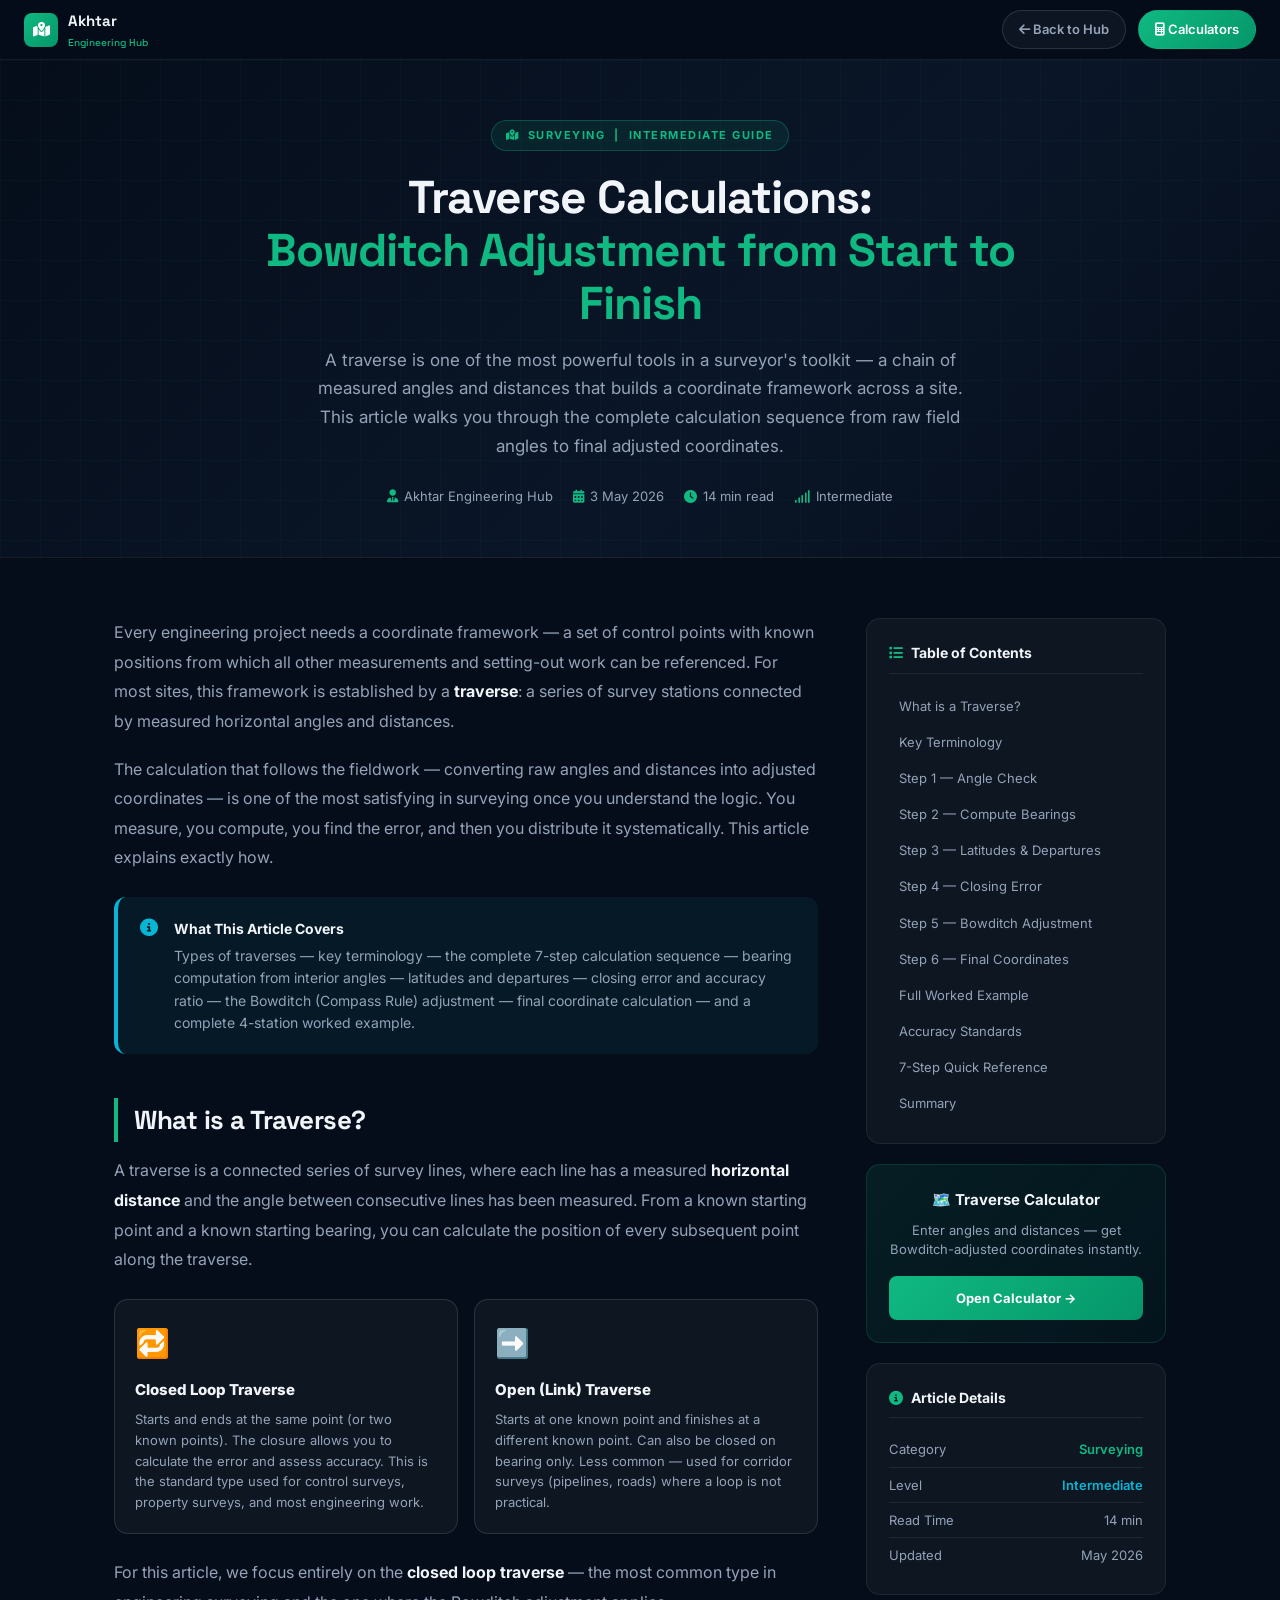
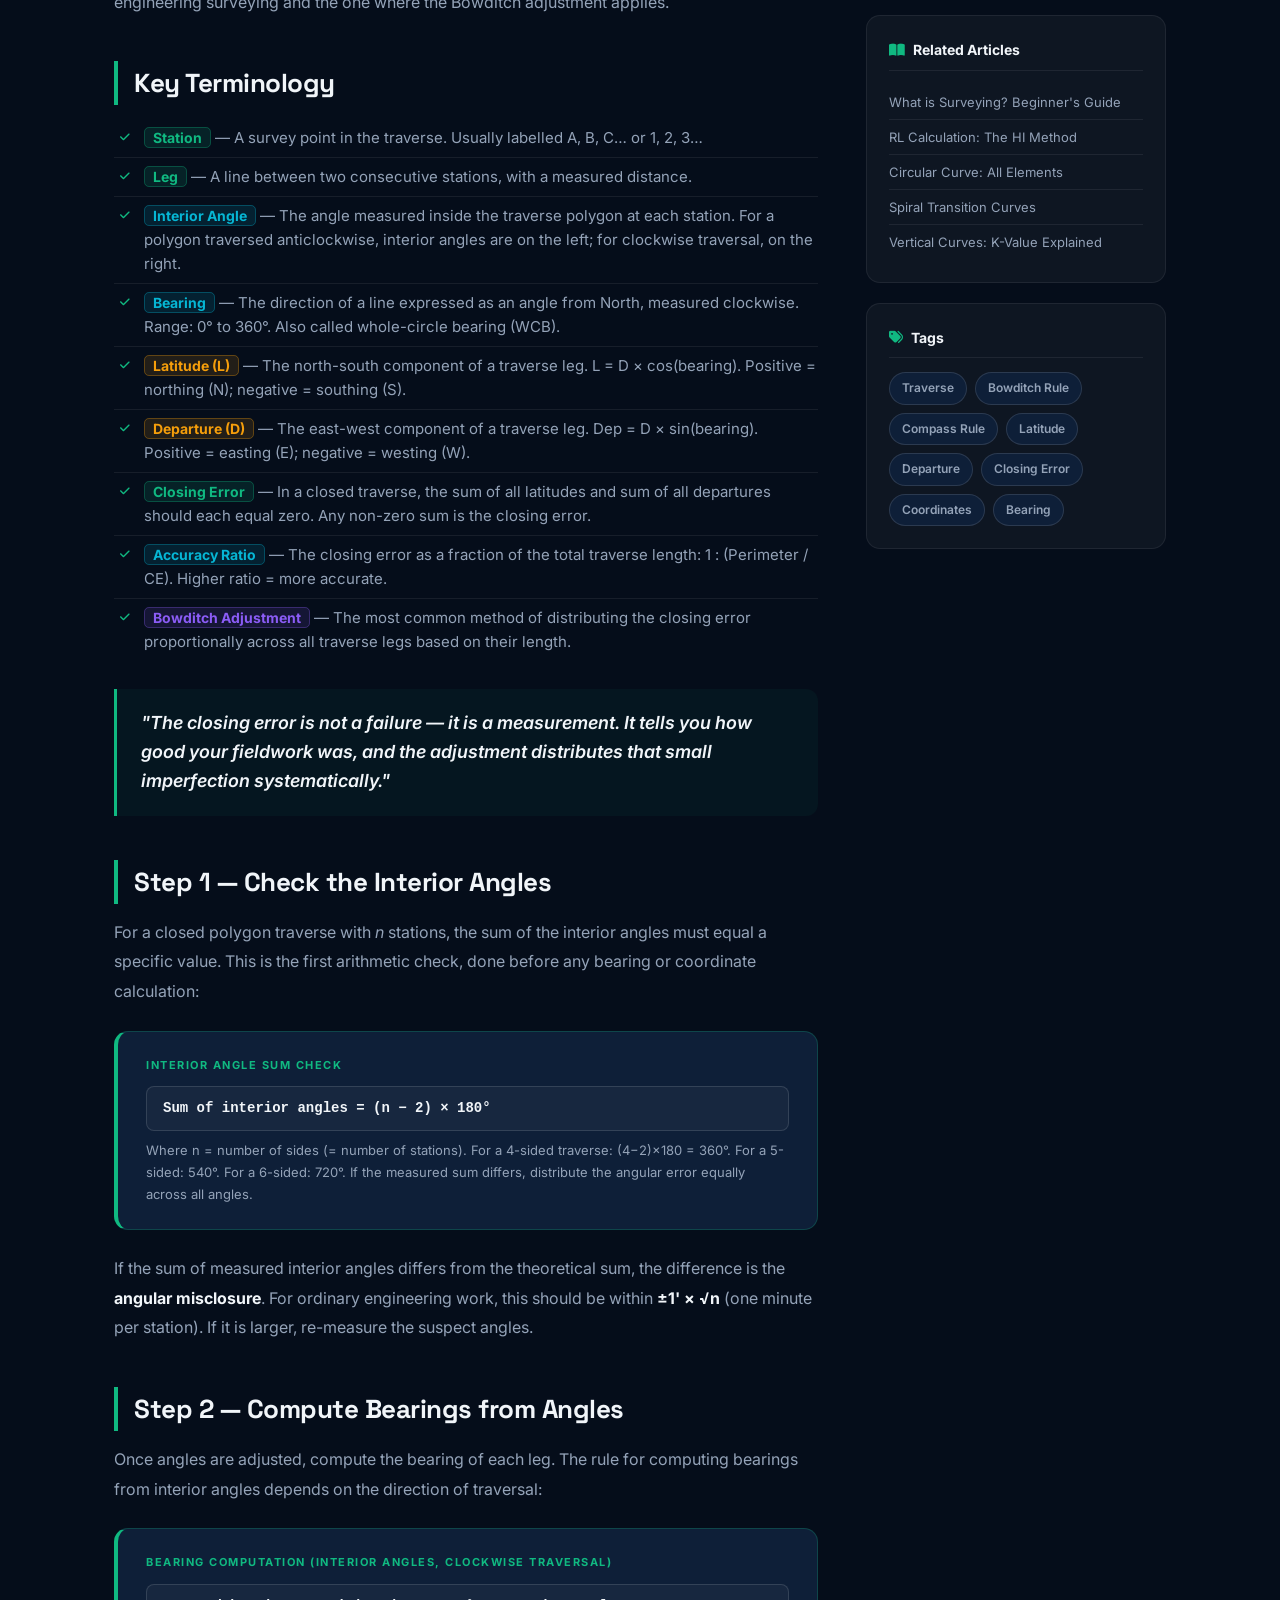
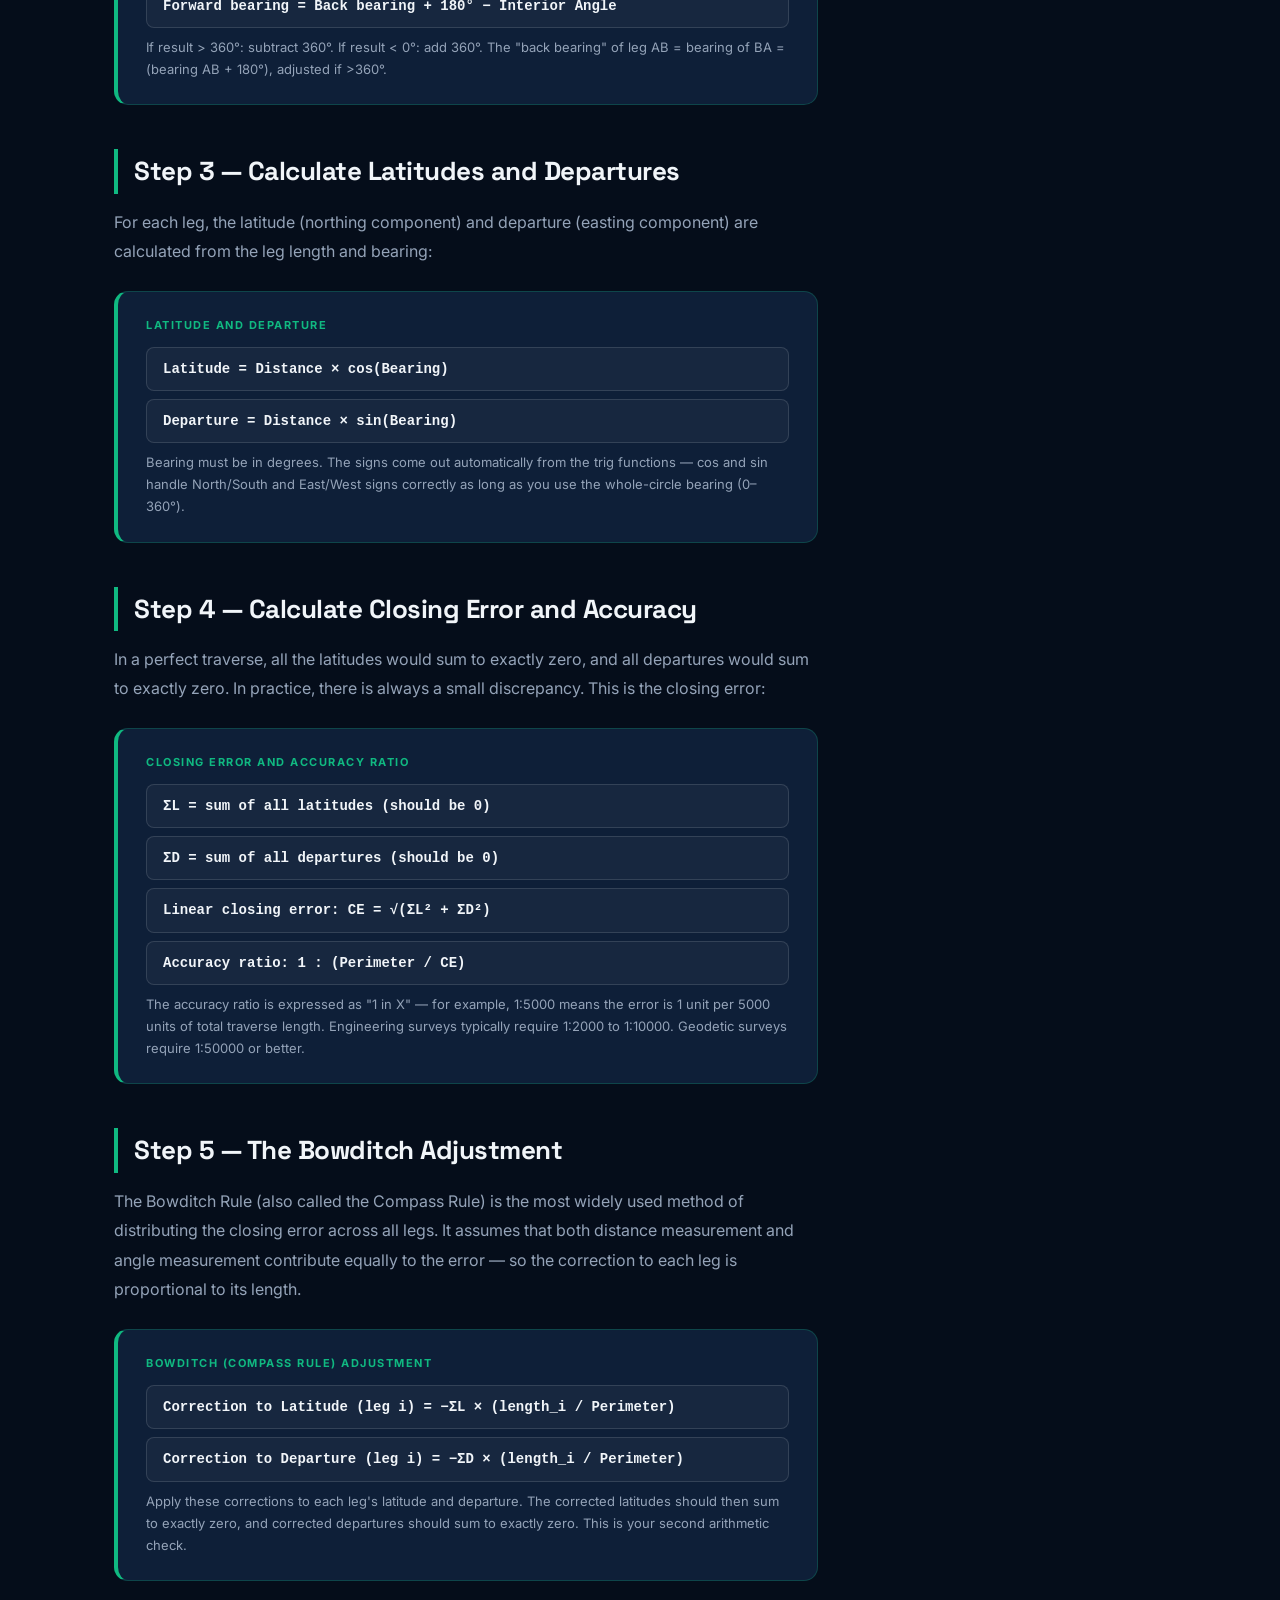
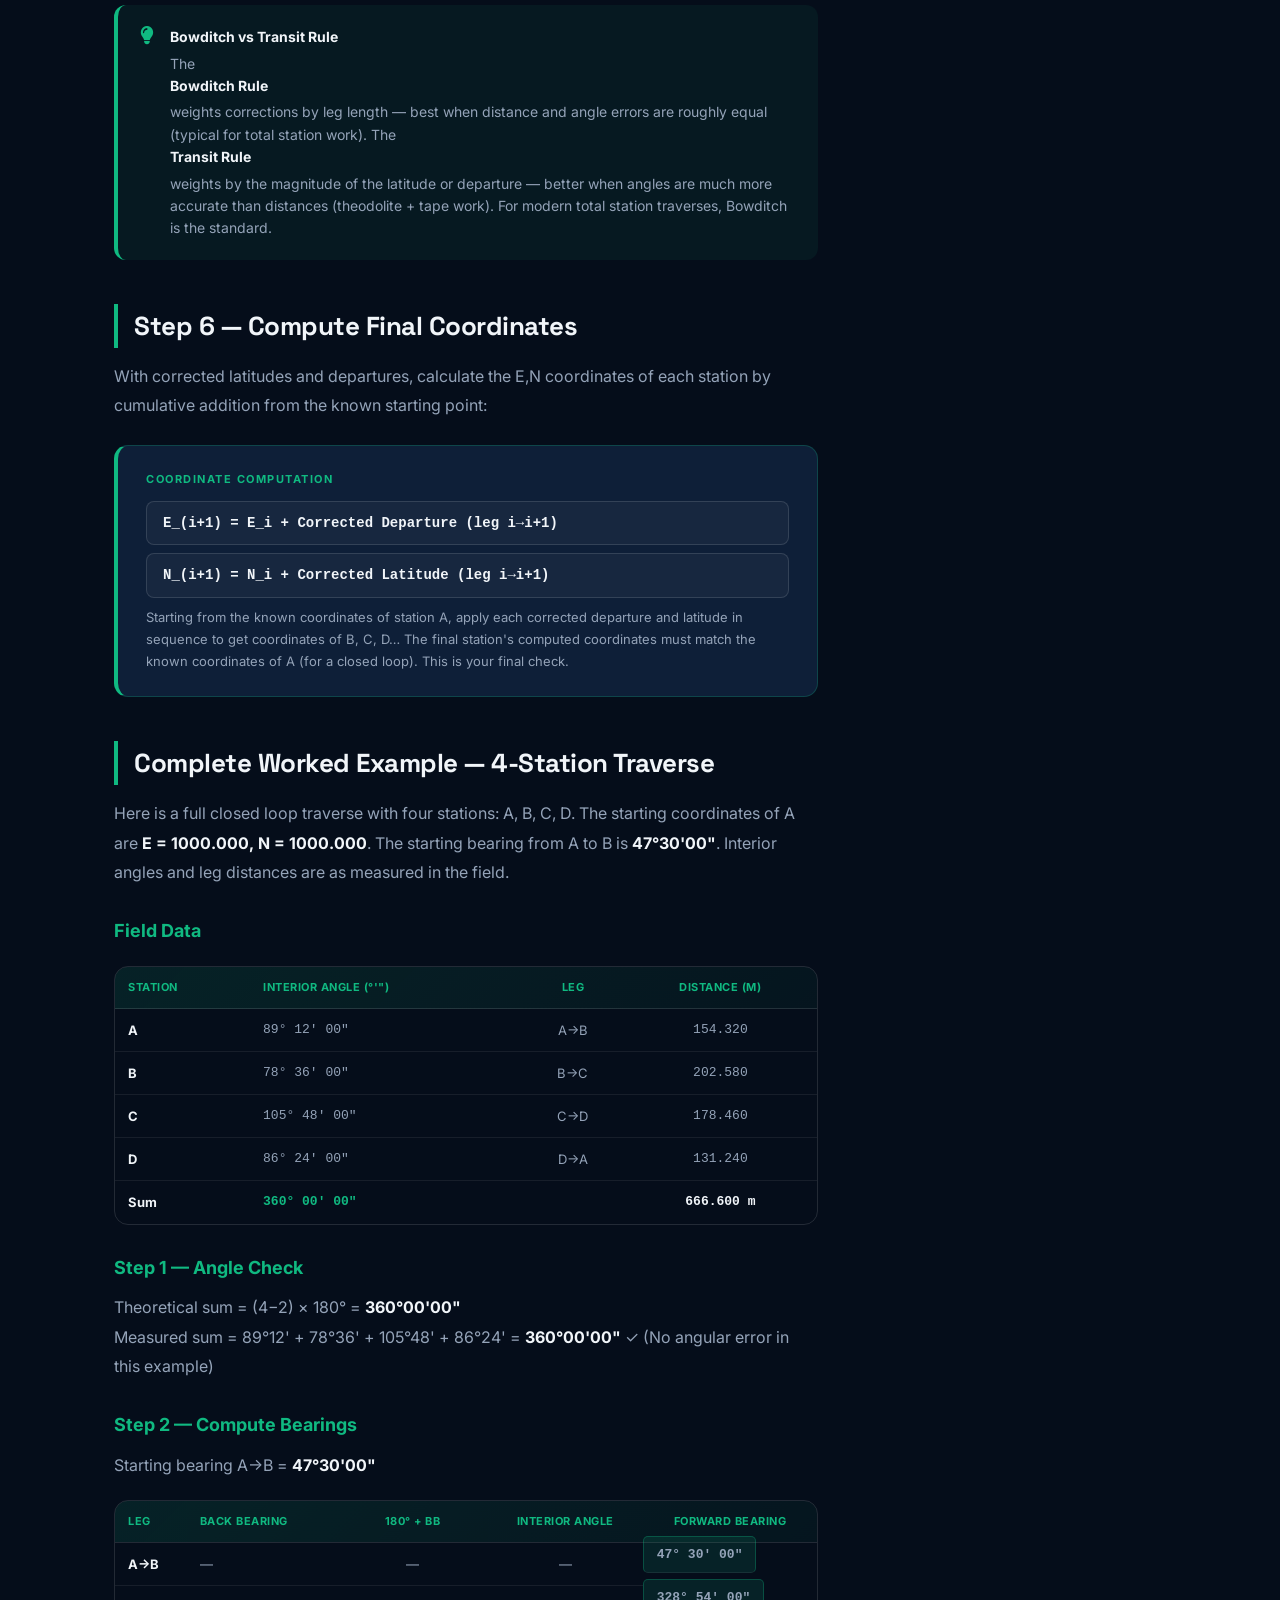
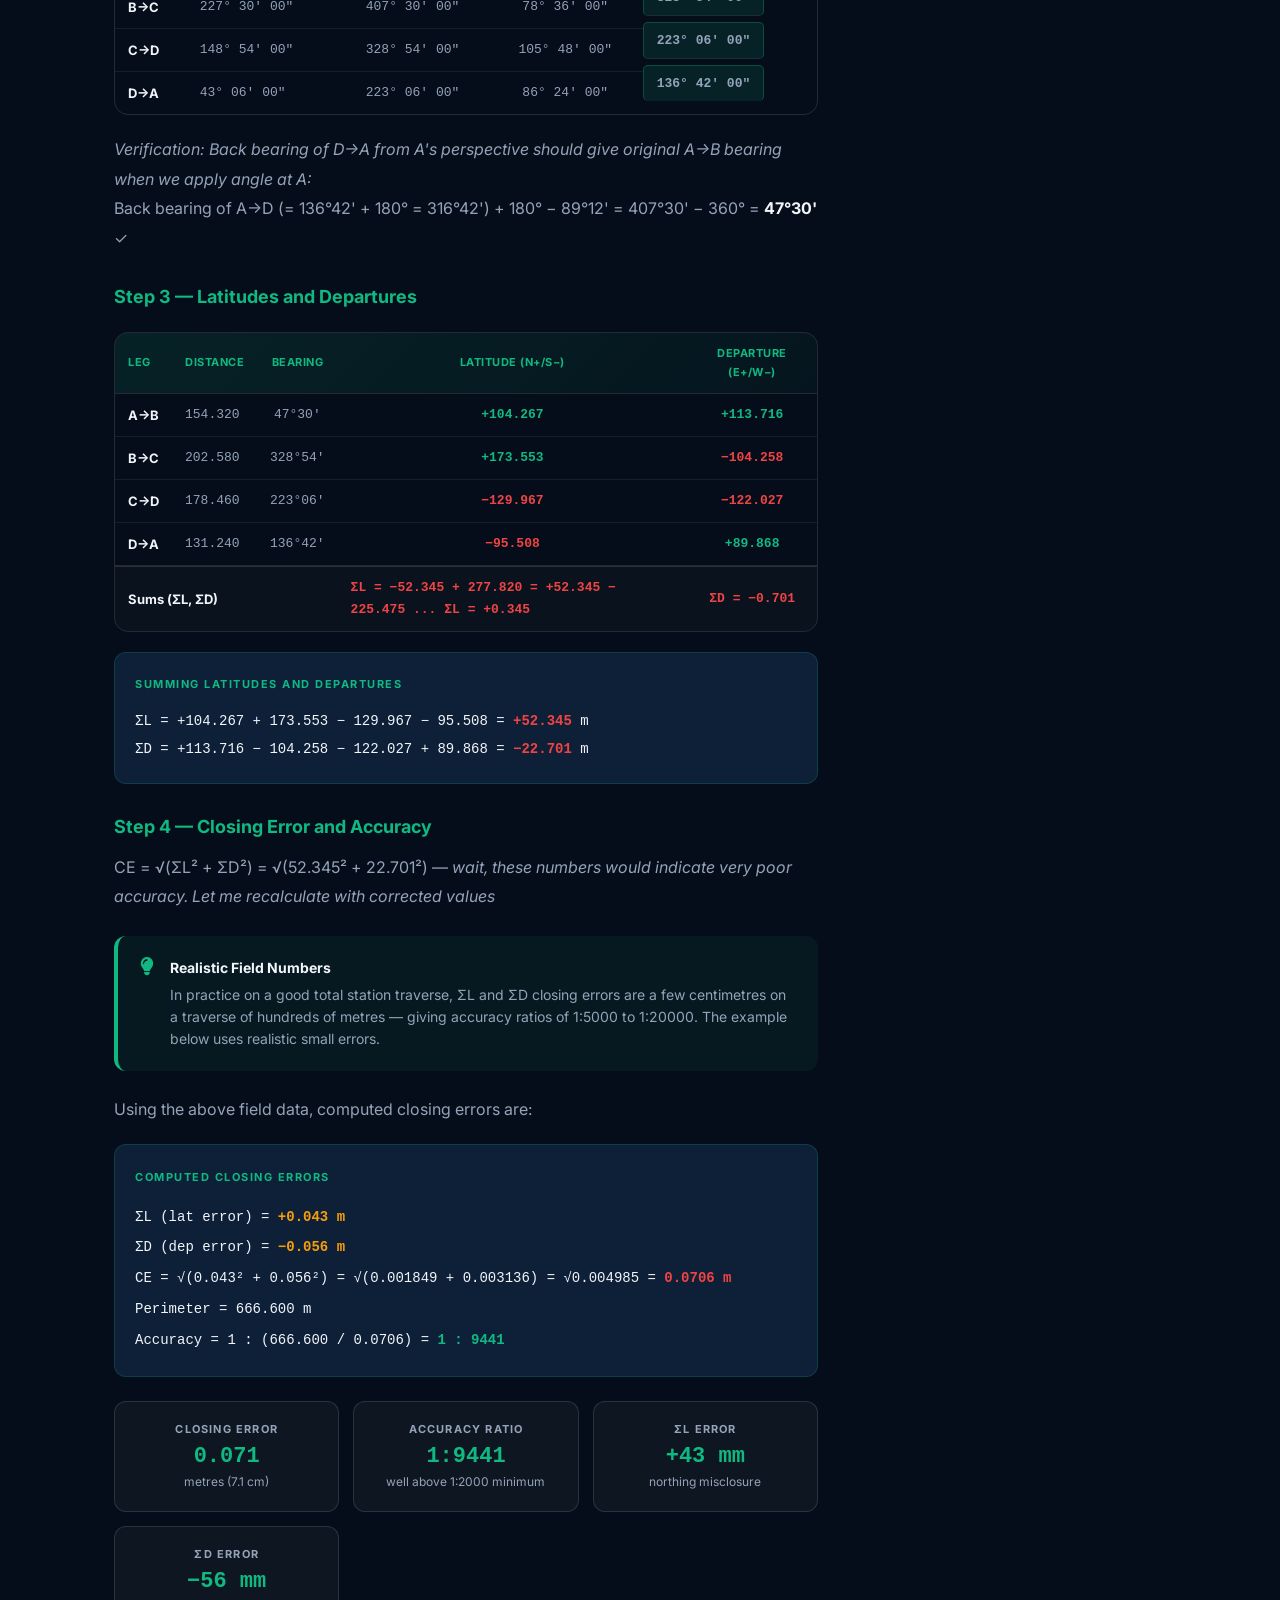
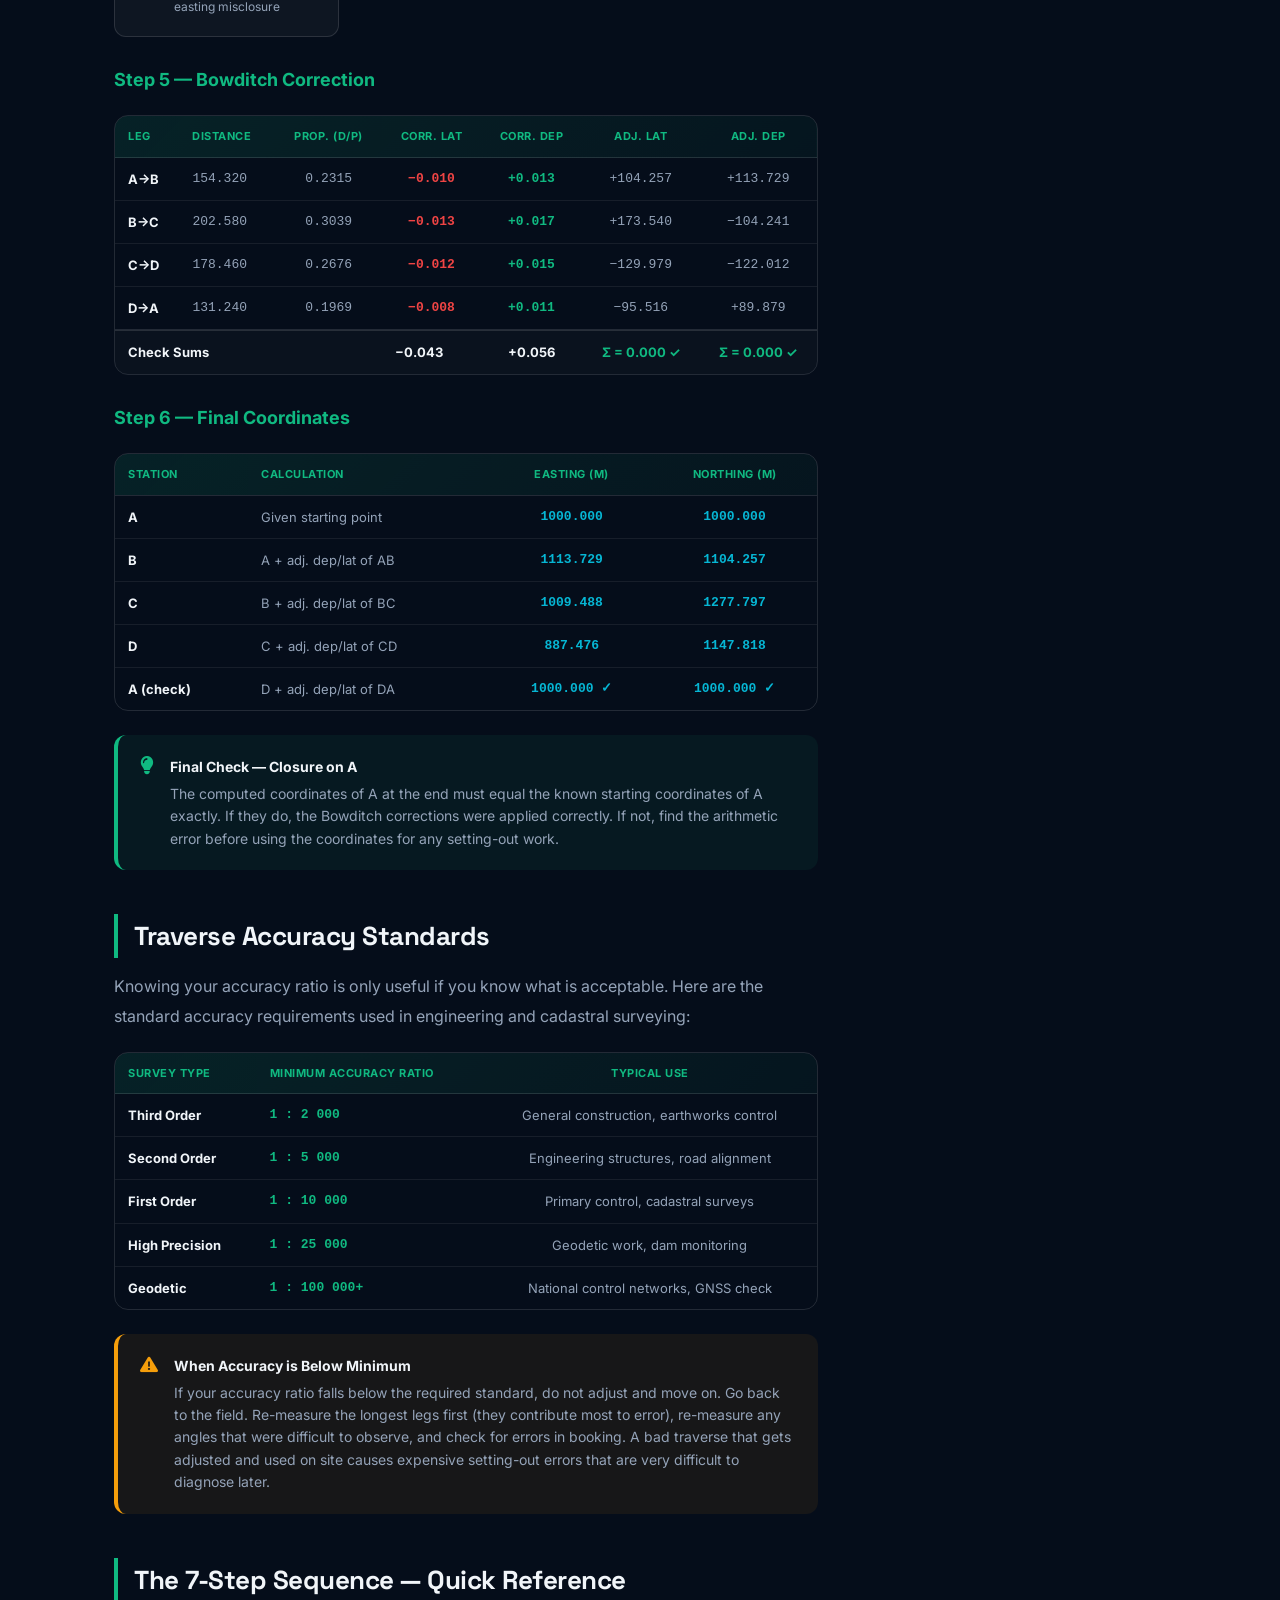
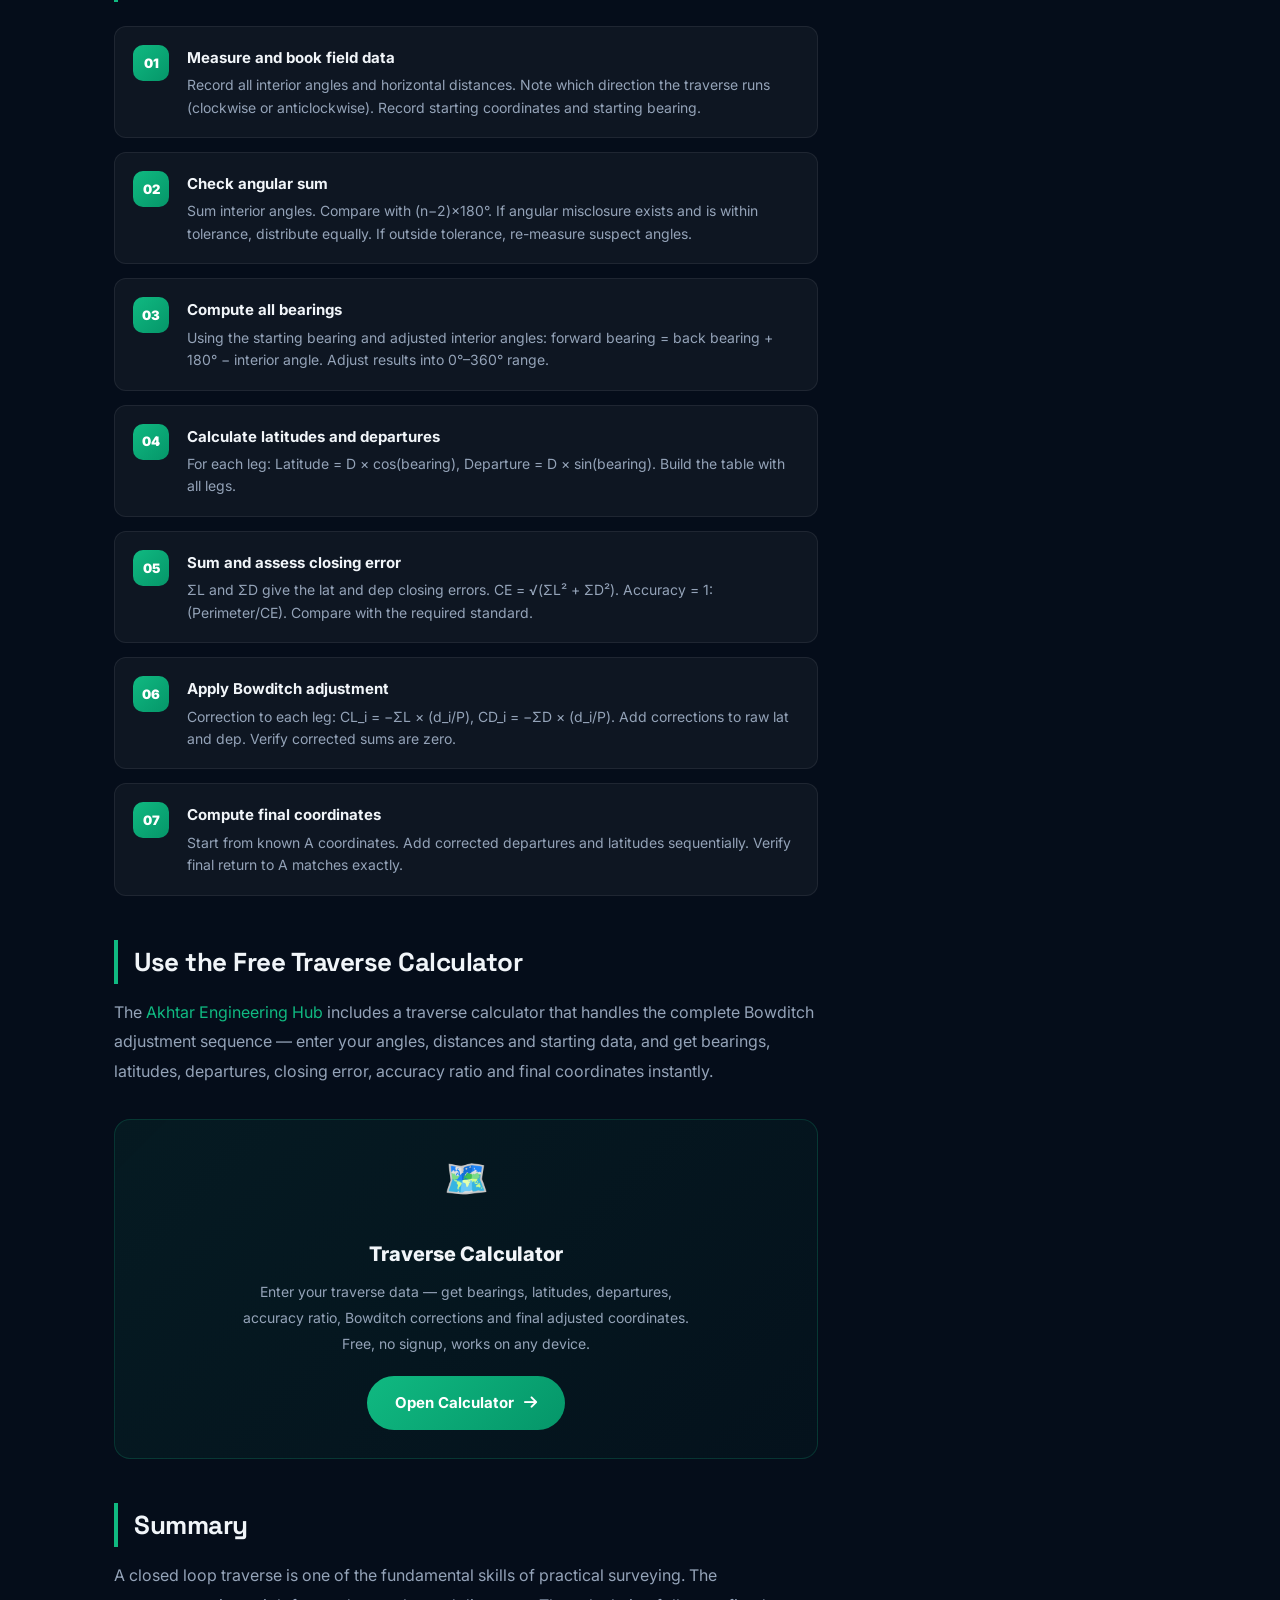
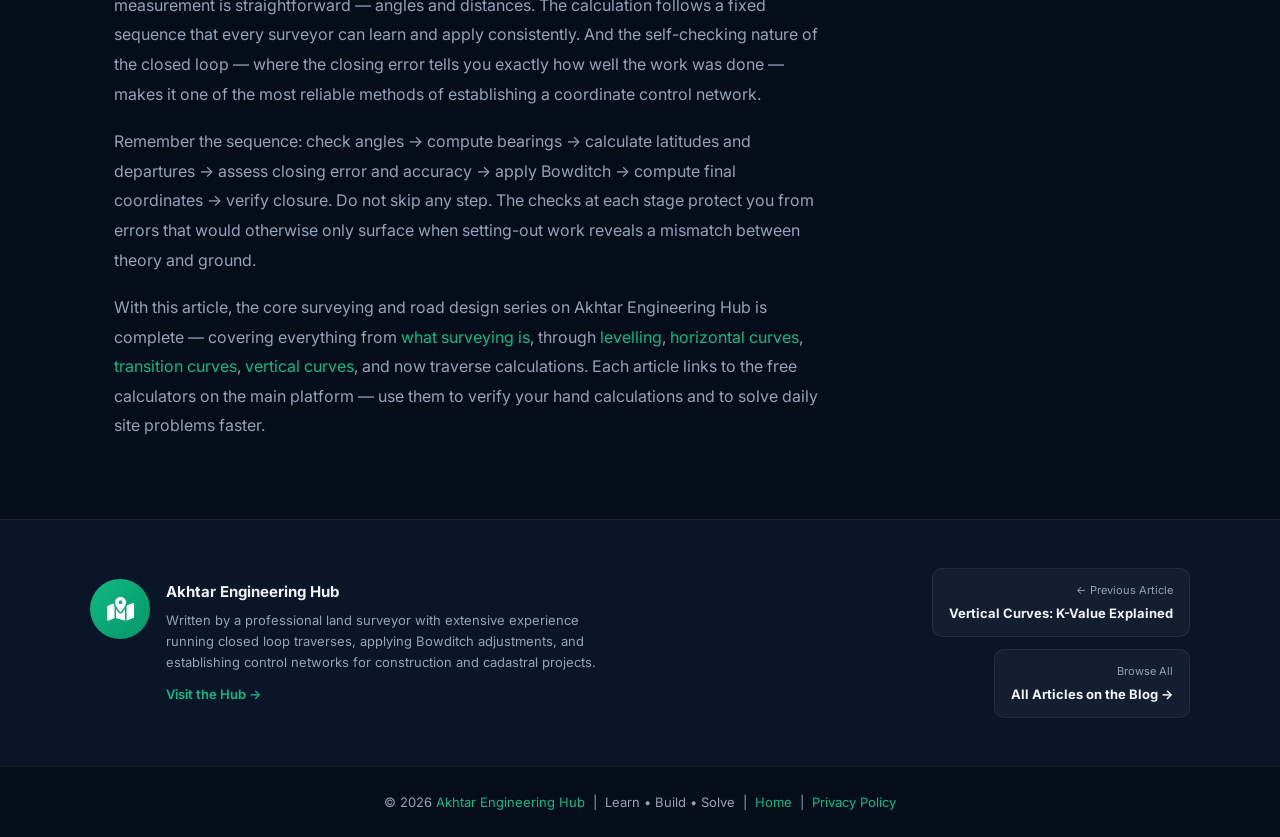
<file: traverse-bowditch-adjustment.html>
<!DOCTYPE html>
<html lang="en">
<head>
<meta charset="UTF-8">
<meta name="viewport" content="width=device-width, initial-scale=1.0">

<title>Traverse Calculations: Bowditch Adjustment from Start to Finish | Akhtar Engineering Hub</title>
<meta name="description" content="Complete guide to closed traverse calculations — measuring angles, computing bearings, latitudes, departures, closing error, accuracy ratio and the Bowditch adjustment. Full worked example included.">
<meta name="keywords" content="traverse calculation, Bowditch adjustment, compass rule, closing error, latitude departure, traverse accuracy, coordinate calculation, bearing computation, traverse adjustment, surveying traverse">
<meta name="author" content="Akhtar Engineering Hub">
<meta name="robots" content="index, follow">
<link rel="canonical" href="https://akhtarengineeringhub.com/traverse-bowditch-adjustment.html">

<meta property="og:type" content="article">
<meta property="og:url" content="https://akhtarengineeringhub.com/traverse-bowditch-adjustment.html">
<meta property="og:title" content="Traverse Calculations: Bowditch Adjustment from Start to Finish">
<meta property="og:description" content="Step-by-step closed traverse calculation — bearings, latitudes, departures, closing error, accuracy ratio and full Bowditch adjustment with worked example.">
<meta property="og:site_name" content="Akhtar Engineering Hub">
<meta property="article:published_time" content="2026-05-03">
<meta property="article:section" content="Surveying">

<meta name="twitter:card" content="summary_large_image">
<meta name="twitter:title" content="Traverse Calculations: Bowditch Adjustment from Start to Finish">
<meta name="twitter:description" content="Complete closed traverse calculation with Bowditch adjustment — step by step, with full worked example.">

<script type="application/ld+json">
{
  "@context":"https://schema.org",
  "@type":"Article",
  "headline":"Traverse Calculations: Bowditch Adjustment from Start to Finish",
  "description":"Complete guide to closed traverse calculations — bearings, latitudes, departures, closing error, accuracy ratio and Bowditch adjustment with worked example.",
  "author":{"@type":"Person","name":"Akhtar Engineering Hub"},
  "publisher":{"@type":"Organization","name":"Akhtar Engineering Hub"},
  "datePublished":"2026-05-03",
  "dateModified":"2026-05-03",
  "mainEntityOfPage":{"@type":"WebPage","@id":"https://akhtarengineeringhub.com/traverse-bowditch-adjustment.html"},
  "articleSection":"Surveying",
  "keywords":"traverse, Bowditch adjustment, compass rule, closing error, latitude, departure, bearing, coordinate survey"
}
</script>

<link href="https://fonts.googleapis.com/css2?family=Inter:wght@300;400;500;600;700;800;900&family=Space+Grotesk:wght@400;600;700&display=swap" rel="stylesheet">
<link rel="stylesheet" href="https://cdnjs.cloudflare.com/ajax/libs/font-awesome/6.5.0/css/all.min.css">

<style>
*,*::before,*::after{margin:0;padding:0;box-sizing:border-box;}
:root{
  --bg:#050d1a;--bg2:#0a1628;--bg3:#0e1f38;
  --card:rgba(255,255,255,0.04);--border:rgba(255,255,255,0.07);
  --border2:rgba(255,255,255,0.12);--text:#f1f5f9;--text-sub:#94a3b8;
  --green:#10b981;--cyan:#06b6d4;--gold:#f59e0b;--purple:#8b5cf6;--red:#ef4444;
  --nav-bg:rgba(5,13,26,0.95);
}
html{scroll-behavior:smooth;}
body{font-family:'Inter',sans-serif;background:var(--bg);color:var(--text);line-height:1.7;overflow-x:hidden;}
a{color:var(--green);text-decoration:none;}
a:hover{text-decoration:underline;}
::-webkit-scrollbar{width:5px;}
::-webkit-scrollbar-thumb{background:var(--green);border-radius:10px;}

.navbar{position:fixed;top:0;left:0;right:0;z-index:100;background:var(--nav-bg);backdrop-filter:blur(20px);border-bottom:1px solid var(--border);padding:0 24px;height:60px;display:flex;align-items:center;justify-content:space-between;}
.nav-brand{display:flex;align-items:center;gap:10px;text-decoration:none;}
.nav-icon{width:34px;height:34px;background:linear-gradient(135deg,var(--green),#059669);border-radius:8px;display:flex;align-items:center;justify-content:center;color:#fff;font-size:15px;}
.nav-title{font-family:'Space Grotesk',sans-serif;font-size:15px;font-weight:700;color:var(--text);}
.nav-title span{display:block;font-size:10px;color:var(--green);font-weight:500;}
.nav-right{display:flex;gap:12px;align-items:center;}
.nav-link-btn{padding:7px 16px;border-radius:100px;font-size:13px;font-weight:600;background:var(--card);border:1px solid var(--border2);color:var(--text-sub);transition:all .2s;}
.nav-link-btn:hover{text-decoration:none;color:var(--text);}
.nav-link-btn.primary{background:linear-gradient(135deg,var(--green),#059669);color:#fff;border-color:transparent;}
.nav-link-btn.primary:hover{opacity:.9;text-decoration:none;}

.article-hero{margin-top:60px;padding:60px 24px 50px;background:linear-gradient(135deg,#050d1a 0%,#0a1628 60%,#050d1a 100%);border-bottom:1px solid var(--border);text-align:center;position:relative;overflow:hidden;}
.article-hero::before{content:'';position:absolute;inset:0;background-image:linear-gradient(rgba(16,185,129,0.04) 1px,transparent 1px),linear-gradient(90deg,rgba(16,185,129,0.04) 1px,transparent 1px);background-size:40px 40px;}
.article-hero-inner{position:relative;z-index:1;max-width:820px;margin:0 auto;}
.article-cat{display:inline-flex;align-items:center;gap:8px;background:rgba(16,185,129,0.1);border:1px solid rgba(16,185,129,0.3);color:var(--green);font-size:11px;font-weight:700;letter-spacing:1.5px;padding:5px 14px;border-radius:100px;margin-bottom:20px;text-transform:uppercase;}
.article-hero h1{font-family:'Space Grotesk',sans-serif;font-size:clamp(24px,5vw,46px);font-weight:800;line-height:1.15;letter-spacing:-1px;margin-bottom:16px;}
.article-hero h1 span{color:var(--green);}
.article-hero .intro{font-size:17px;color:var(--text-sub);max-width:660px;margin:0 auto 24px;line-height:1.7;}
.article-meta{display:flex;align-items:center;justify-content:center;gap:20px;flex-wrap:wrap;font-size:13px;color:var(--text-sub);}
.article-meta span{display:flex;align-items:center;gap:6px;}
.article-meta i{color:var(--green);}

.article-layout{max-width:1100px;margin:0 auto;padding:60px 24px;display:grid;grid-template-columns:1fr 300px;gap:48px;align-items:start;}
.article-body{min-width:0;}
.article-sidebar{position:sticky;top:80px;}

.article-body h2{font-family:'Space Grotesk',sans-serif;font-size:26px;font-weight:800;margin:44px 0 14px;color:var(--text);letter-spacing:-0.5px;border-left:4px solid var(--green);padding-left:16px;}
.article-body h3{font-size:18px;font-weight:700;margin:28px 0 10px;color:var(--green);}
.article-body p{font-size:16px;color:var(--text-sub);margin-bottom:18px;line-height:1.85;}
.article-body strong{color:var(--text);font-weight:700;}
.article-body ul,.article-body ol{margin:12px 0 20px 0;padding-left:0;list-style:none;}
.article-body ul li,.article-body ol li{font-size:15px;color:var(--text-sub);padding:7px 0 7px 30px;border-bottom:1px solid var(--border);position:relative;line-height:1.6;}
.article-body ul li::before{content:'\f00c';font-family:'Font Awesome 6 Free';font-weight:900;color:var(--green);font-size:11px;position:absolute;left:6px;top:10px;}
.article-body ol{counter-reset:olc;}
.article-body ol li{counter-increment:olc;}
.article-body ol li::before{content:counter(olc);background:var(--green);color:#fff;font-size:11px;font-weight:800;width:20px;height:20px;border-radius:50%;display:flex;align-items:center;justify-content:center;position:absolute;left:0;top:9px;}
.article-body li:last-child{border-bottom:none;}

.callout{border-radius:12px;padding:20px 22px;margin:24px 0;display:flex;gap:16px;align-items:flex-start;}
.callout.info{background:rgba(6,182,212,0.07);border-left:4px solid var(--cyan);}
.callout.tip{background:rgba(16,185,129,0.07);border-left:4px solid var(--green);}
.callout.warn{background:rgba(245,158,11,0.07);border-left:4px solid var(--gold);}
.callout.danger{background:rgba(239,68,68,0.07);border-left:4px solid var(--red);}
.callout i{font-size:18px;margin-top:2px;flex-shrink:0;}
.callout.info i{color:var(--cyan);}
.callout.tip i{color:var(--green);}
.callout.warn i{color:var(--gold);}
.callout.danger i{color:var(--red);}
.callout-body strong{display:block;font-size:14px;font-weight:700;color:var(--text);margin-bottom:4px;}
.callout-body p{font-size:14px;color:var(--text-sub);margin:0;line-height:1.6;}

.pull-quote{border-left:3px solid var(--green);background:rgba(16,185,129,0.05);border-radius:0 12px 12px 0;padding:20px 24px;margin:28px 0;font-size:18px;font-style:italic;font-weight:600;color:var(--text);line-height:1.6;}

.kg{display:inline;background:rgba(16,185,129,0.12);border:1px solid rgba(16,185,129,0.3);border-radius:5px;padding:1px 8px;font-size:14px;font-weight:700;color:var(--green);}
.kc{display:inline;background:rgba(6,182,212,0.12);border:1px solid rgba(6,182,212,0.3);border-radius:5px;padding:1px 8px;font-size:14px;font-weight:700;color:var(--cyan);}
.ko{display:inline;background:rgba(245,158,11,0.12);border:1px solid rgba(245,158,11,0.3);border-radius:5px;padding:1px 8px;font-size:14px;font-weight:700;color:var(--gold);}
.kp{display:inline;background:rgba(139,92,246,0.12);border:1px solid rgba(139,92,246,0.3);border-radius:5px;padding:1px 8px;font-size:14px;font-weight:700;color:var(--purple);}
.kr{display:inline;background:rgba(239,68,68,0.12);border:1px solid rgba(239,68,68,0.3);border-radius:5px;padding:1px 8px;font-size:14px;font-weight:700;color:var(--red);}

.formula-block{background:var(--bg3);border:1px solid rgba(16,185,129,0.25);border-radius:14px;padding:24px 28px;margin:24px 0;border-left:4px solid var(--green);}
.formula-block .fl{font-size:11px;font-weight:700;color:var(--green);letter-spacing:1.5px;text-transform:uppercase;margin-bottom:12px;}
.formula-block code{font-family:'Courier New',monospace;font-size:14px;font-weight:700;color:var(--text);background:rgba(255,255,255,0.04);border:1px solid var(--border2);border-radius:8px;padding:10px 16px;margin-bottom:8px;display:block;line-height:1.6;}
.formula-block .fn{font-size:13px;color:var(--text-sub);margin-top:6px;}

/* Diagram */
.diagram-wrap{background:var(--bg3);border:1px solid rgba(16,185,129,0.2);border-radius:16px;padding:24px;margin:28px 0;text-align:center;}
.diagram-wrap .dc{font-size:12px;color:var(--text-sub);margin-top:14px;font-style:italic;}

/* Steps */
.steps{margin:24px 0;}
.step{display:flex;gap:18px;margin-bottom:14px;align-items:flex-start;background:var(--card);border:1px solid var(--border);border-radius:12px;padding:18px;transition:all .2s;}
.step:hover{border-color:var(--border2);}
.step-num{min-width:36px;height:36px;background:linear-gradient(135deg,var(--green),#059669);border-radius:10px;display:flex;align-items:center;justify-content:center;font-weight:900;font-size:13px;color:#fff;flex-shrink:0;}
.step-body strong{display:block;font-size:15px;font-weight:700;color:var(--text);margin-bottom:4px;}
.step-body p{font-size:14px;color:var(--text-sub);margin:0;line-height:1.6;}

/* Traverse data table */
.tv-wrap{overflow-x:auto;border-radius:14px;border:1px solid var(--border2);margin:20px 0;}
.tv-table{width:100%;border-collapse:collapse;font-size:13px;min-width:560px;}
.tv-table thead tr{background:linear-gradient(135deg,rgba(16,185,129,0.12),rgba(5,150,105,0.06));}
.tv-table th{padding:11px 13px;text-align:center;font-weight:700;font-size:11px;letter-spacing:0.5px;text-transform:uppercase;color:var(--green);border-bottom:1px solid var(--border2);}
.tv-table th:first-child,.tv-table th:nth-child(2){text-align:left;}
.tv-table td{padding:10px 13px;text-align:center;border-bottom:1px solid var(--border);color:var(--text-sub);font-size:13px;}
.tv-table td:first-child{text-align:left;font-weight:700;color:var(--text);}
.tv-table td:nth-child(2){text-align:left;}
.tv-table tr:last-child td{border-bottom:none;}
.tv-table tr:hover td{background:rgba(16,185,129,0.03);}
.tv-table tfoot td{border-top:2px solid var(--border2);font-weight:700;color:var(--text);background:rgba(255,255,255,0.02);}
.tv-table .pos{color:var(--green);font-weight:700;}
.tv-table .neg{color:var(--red);font-weight:700;}
.tv-table .mono{font-family:'Courier New',monospace;}
.tv-table .coord{color:var(--cyan);font-weight:700;font-family:'Courier New',monospace;}

/* Accuracy card */
.accuracy-grid{display:grid;grid-template-columns:repeat(auto-fill,minmax(180px,1fr));gap:14px;margin:24px 0;}
.acc-card{background:var(--card);border:1px solid var(--border2);border-radius:12px;padding:18px;text-align:center;}
.acc-card .ac-label{font-size:11px;font-weight:700;letter-spacing:1.2px;text-transform:uppercase;color:var(--text-sub);margin-bottom:8px;}
.acc-card .ac-val{font-family:'Courier New',monospace;font-size:22px;font-weight:800;color:var(--green);line-height:1;}
.acc-card .ac-unit{font-size:12px;color:var(--text-sub);margin-top:4px;}
.acc-card.warn .ac-val{color:var(--gold);}
.acc-card.good .ac-val{color:var(--green);}

/* Type cards */
.type-grid{display:grid;grid-template-columns:1fr 1fr;gap:16px;margin:24px 0;}
.type-card{background:var(--card);border:1px solid var(--border2);border-radius:14px;padding:20px;}
.type-card .tc-icon{font-size:28px;margin-bottom:10px;display:block;}
.type-card .tc-name{font-size:15px;font-weight:800;color:var(--text);margin-bottom:6px;}
.type-card p{font-size:13px;color:var(--text-sub);line-height:1.6;margin:0;}

/* Sidebar */
.sidebar-card{background:var(--card);border:1px solid var(--border);border-radius:14px;padding:22px;margin-bottom:20px;}
.sidebar-card h4{font-size:14px;font-weight:700;color:var(--text);margin-bottom:14px;padding-bottom:8px;border-bottom:1px solid var(--border);display:flex;align-items:center;gap:8px;}
.sidebar-card h4 i{color:var(--green);}
.toc-list{list-style:none;}
.toc-list li{padding:0;border:none;}
.toc-list li::before{display:none;}
.toc-list li a{display:block;font-size:13px;color:var(--text-sub);padding:7px 10px;border-radius:6px;transition:all .2s;}
.toc-list li a:hover{background:rgba(16,185,129,0.08);color:var(--green);text-decoration:none;}
.related-list{list-style:none;}
.related-list li{padding:0;border:none;}
.related-list li::before{display:none;}
.related-list li a{display:block;font-size:13px;color:var(--text-sub);padding:8px 0;border-bottom:1px solid var(--border);line-height:1.4;transition:color .2s;}
.related-list li:last-child a{border-bottom:none;}
.related-list li a:hover{color:var(--green);text-decoration:none;}
.sidebar-cta{background:linear-gradient(135deg,rgba(16,185,129,0.1),rgba(5,150,105,0.05));border:1px solid rgba(16,185,129,0.2);border-radius:14px;padding:22px;margin-bottom:20px;text-align:center;}
.sidebar-cta h4{font-size:15px;font-weight:700;margin-bottom:8px;}
.sidebar-cta p{font-size:13px;color:var(--text-sub);margin-bottom:16px;line-height:1.5;}
.sidebar-cta a{display:block;background:linear-gradient(135deg,var(--green),#059669);color:#fff;font-size:13px;font-weight:700;padding:11px;border-radius:8px;text-decoration:none;}
.sidebar-cta a:hover{opacity:.9;}
.tag-cloud{display:flex;flex-wrap:wrap;gap:8px;}
.tag-pill{padding:5px 12px;border-radius:100px;font-size:12px;font-weight:600;background:var(--bg3);border:1px solid var(--border2);color:var(--text-sub);}

.progress-bar{position:fixed;top:60px;left:0;height:3px;background:linear-gradient(90deg,var(--green),#059669);z-index:200;transition:width .1s;}
.back-top{position:fixed;bottom:24px;right:24px;width:44px;height:44px;background:var(--green);border-radius:50%;display:flex;align-items:center;justify-content:center;color:#fff;font-size:16px;cursor:pointer;box-shadow:0 4px 20px rgba(16,185,129,0.4);opacity:0;transition:all .3s;z-index:200;border:none;}
.back-top.show{opacity:1;}

.article-footer{background:var(--bg2);border-top:1px solid var(--border);padding:48px 24px;}
.article-footer-inner{max-width:1100px;margin:0 auto;display:grid;grid-template-columns:1fr 1fr;gap:32px;align-items:center;}
.author-card{display:flex;gap:16px;align-items:flex-start;}
.author-avatar{width:60px;height:60px;background:linear-gradient(135deg,var(--green),#059669);border-radius:50%;display:flex;align-items:center;justify-content:center;font-size:24px;color:#fff;flex-shrink:0;}
.author-info h4{font-size:15px;font-weight:700;margin-bottom:6px;}
.author-info p{font-size:13px;color:var(--text-sub);line-height:1.6;}
.author-info a{font-size:13px;font-weight:600;margin-top:10px;display:inline-block;color:var(--green);}
.nav-articles{display:flex;flex-direction:column;gap:12px;align-items:flex-end;}
.nav-article-link{display:flex;flex-direction:column;align-items:flex-end;text-align:right;padding:12px 16px;background:var(--card);border:1px solid var(--border);border-radius:10px;text-decoration:none;transition:all .2s;}
.nav-article-link:hover{border-color:var(--green);text-decoration:none;}
.nav-article-link span{font-size:11px;color:var(--text-sub);}
.nav-article-link strong{font-size:13px;color:var(--text);margin-top:2px;}

.page-footer{background:var(--bg);border-top:1px solid var(--border);padding:24px;text-align:center;font-size:13px;color:var(--text-sub);}
.page-footer a{color:var(--green);}

@media(max-width:900px){
  .article-layout{grid-template-columns:1fr;}
  .article-sidebar{display:none;}
  .article-footer-inner{grid-template-columns:1fr;}
  .nav-articles{align-items:flex-start;}
  .nav-article-link{align-items:flex-start;text-align:left;}
  .type-grid{grid-template-columns:1fr;}
}
@media(max-width:580px){.article-meta{gap:12px;}}
</style>
</head>
<body>

<div class="progress-bar" id="progressBar"></div>

<header class="navbar">
  <a href="index.html" class="nav-brand">
    <div class="nav-icon"><i class="fas fa-map-marked-alt"></i></div>
    <div class="nav-title">Akhtar<span>Engineering Hub</span></div>
  </a>
  <div class="nav-right">
    <a href="index.html" class="nav-link-btn"><i class="fas fa-arrow-left"></i> Back to Hub</a>
    <a href="index.html" class="nav-link-btn primary"><i class="fas fa-calculator"></i> Calculators</a>
  </div>
</header>

<div class="article-hero">
  <div class="article-hero-inner">
    <div class="article-cat"><i class="fas fa-map-marked-alt"></i> Surveying &nbsp;|&nbsp; Intermediate Guide</div>
    <h1>Traverse Calculations:<br><span>Bowditch Adjustment from Start to Finish</span></h1>
    <p class="intro">A traverse is one of the most powerful tools in a surveyor's toolkit — a chain of measured angles and distances that builds a coordinate framework across a site. This article walks you through the complete calculation sequence from raw field angles to final adjusted coordinates.</p>
    <div class="article-meta">
      <span><i class="fas fa-user-tie"></i> Akhtar Engineering Hub</span>
      <span><i class="fas fa-calendar-alt"></i> 3 May 2026</span>
      <span><i class="fas fa-clock"></i> 14 min read</span>
      <span><i class="fas fa-signal"></i> Intermediate</span>
    </div>
  </div>
</div>

<div class="article-layout">
<article class="article-body">

  <p>Every engineering project needs a coordinate framework — a set of control points with known positions from which all other measurements and setting-out work can be referenced. For most sites, this framework is established by a <strong>traverse</strong>: a series of survey stations connected by measured horizontal angles and distances.</p>

  <p>The calculation that follows the fieldwork — converting raw angles and distances into adjusted coordinates — is one of the most satisfying in surveying once you understand the logic. You measure, you compute, you find the error, and then you distribute it systematically. This article explains exactly how.</p>

  <div class="callout info">
    <i class="fas fa-info-circle"></i>
    <div class="callout-body">
      <strong>What This Article Covers</strong>
      <p>Types of traverses &mdash; key terminology &mdash; the complete 7-step calculation sequence &mdash; bearing computation from interior angles &mdash; latitudes and departures &mdash; closing error and accuracy ratio &mdash; the Bowditch (Compass Rule) adjustment &mdash; final coordinate calculation &mdash; and a complete 4-station worked example.</p>
    </div>
  </div>

  <!-- SECTION 1 -->
  <h2 id="what-is-traverse">What is a Traverse?</h2>

  <p>A traverse is a connected series of survey lines, where each line has a measured <strong>horizontal distance</strong> and the angle between consecutive lines has been measured. From a known starting point and a known starting bearing, you can calculate the position of every subsequent point along the traverse.</p>

  <div class="type-grid">
    <div class="type-card">
      <span class="tc-icon">🔁</span>
      <div class="tc-name">Closed Loop Traverse</div>
      <p>Starts and ends at the same point (or two known points). The closure allows you to calculate the error and assess accuracy. This is the standard type used for control surveys, property surveys, and most engineering work.</p>
    </div>
    <div class="type-card">
      <span class="tc-icon">➡️</span>
      <div class="tc-name">Open (Link) Traverse</div>
      <p>Starts at one known point and finishes at a different known point. Can also be closed on bearing only. Less common — used for corridor surveys (pipelines, roads) where a loop is not practical.</p>
    </div>
  </div>

  <p>For this article, we focus entirely on the <strong>closed loop traverse</strong> — the most common type in engineering surveying and the one where the Bowditch adjustment applies.</p>

  <!-- SECTION 2 -->
  <h2 id="key-terms">Key Terminology</h2>

  <ul>
    <li><span class="kg">Station</span> — A survey point in the traverse. Usually labelled A, B, C… or 1, 2, 3…</li>
    <li><span class="kg">Leg</span> — A line between two consecutive stations, with a measured distance.</li>
    <li><span class="kc">Interior Angle</span> — The angle measured inside the traverse polygon at each station. For a polygon traversed anticlockwise, interior angles are on the left; for clockwise traversal, on the right.</li>
    <li><span class="kc">Bearing</span> — The direction of a line expressed as an angle from North, measured clockwise. Range: 0° to 360°. Also called whole-circle bearing (WCB).</li>
    <li><span class="ko">Latitude (L)</span> — The north-south component of a traverse leg. L = D × cos(bearing). Positive = northing (N); negative = southing (S).</li>
    <li><span class="ko">Departure (D)</span> — The east-west component of a traverse leg. Dep = D × sin(bearing). Positive = easting (E); negative = westing (W).</li>
    <li><span class="kg">Closing Error</span> — In a closed traverse, the sum of all latitudes and sum of all departures should each equal zero. Any non-zero sum is the closing error.</li>
    <li><span class="kc">Accuracy Ratio</span> — The closing error as a fraction of the total traverse length: 1 : (Perimeter / CE). Higher ratio = more accurate.</li>
    <li><span class="kp">Bowditch Adjustment</span> — The most common method of distributing the closing error proportionally across all traverse legs based on their length.</li>
  </ul>

  <div class="pull-quote">
    "The closing error is not a failure — it is a measurement. It tells you how good your fieldwork was, and the adjustment distributes that small imperfection systematically."
  </div>

  <!-- SECTION 3 -->
  <h2 id="angle-check">Step 1 — Check the Interior Angles</h2>

  <p>For a closed polygon traverse with <em>n</em> stations, the sum of the interior angles must equal a specific value. This is the first arithmetic check, done before any bearing or coordinate calculation:</p>

  <div class="formula-block">
    <div class="fl">Interior Angle Sum Check</div>
    <code>Sum of interior angles  =  (n − 2) × 180°</code>
    <div class="fn">Where n = number of sides (= number of stations). For a 4-sided traverse: (4−2)×180 = 360°. For a 5-sided: 540°. For a 6-sided: 720°. If the measured sum differs, distribute the angular error equally across all angles.</div>
  </div>

  <p>If the sum of measured interior angles differs from the theoretical sum, the difference is the <strong>angular misclosure</strong>. For ordinary engineering work, this should be within <strong>±1' × √n</strong> (one minute per station). If it is larger, re-measure the suspect angles.</p>

  <!-- SECTION 4 -->
  <h2 id="bearings">Step 2 — Compute Bearings from Angles</h2>

  <p>Once angles are adjusted, compute the bearing of each leg. The rule for computing bearings from interior angles depends on the direction of traversal:</p>

  <div class="formula-block">
    <div class="fl">Bearing Computation (Interior Angles, Clockwise Traversal)</div>
    <code>Forward bearing  =  Back bearing  +  180°  −  Interior Angle</code>
    <div class="fn">If result &gt; 360°: subtract 360°. If result &lt; 0°: add 360°. The "back bearing" of leg AB = bearing of BA = (bearing AB + 180°), adjusted if &gt;360°.</div>
  </div>

  <!-- SECTION 5 -->
  <h2 id="lat-dep">Step 3 — Calculate Latitudes and Departures</h2>

  <p>For each leg, the latitude (northing component) and departure (easting component) are calculated from the leg length and bearing:</p>

  <div class="formula-block">
    <div class="fl">Latitude and Departure</div>
    <code>Latitude   =  Distance × cos(Bearing)</code>
    <code>Departure  =  Distance × sin(Bearing)</code>
    <div class="fn">Bearing must be in degrees. The signs come out automatically from the trig functions — cos and sin handle North/South and East/West signs correctly as long as you use the whole-circle bearing (0–360°).</div>
  </div>

  <!-- SECTION 6 -->
  <h2 id="closing-error">Step 4 — Calculate Closing Error and Accuracy</h2>

  <p>In a perfect traverse, all the latitudes would sum to exactly zero, and all departures would sum to exactly zero. In practice, there is always a small discrepancy. This is the closing error:</p>

  <div class="formula-block">
    <div class="fl">Closing Error and Accuracy Ratio</div>
    <code>ΣL  =  sum of all latitudes   (should be 0)</code>
    <code>ΣD  =  sum of all departures  (should be 0)</code>
    <code>Linear closing error: CE  =  √(ΣL² + ΣD²)</code>
    <code>Accuracy ratio:       1 : (Perimeter / CE)</code>
    <div class="fn">The accuracy ratio is expressed as "1 in X" — for example, 1:5000 means the error is 1 unit per 5000 units of total traverse length. Engineering surveys typically require 1:2000 to 1:10000. Geodetic surveys require 1:50000 or better.</div>
  </div>

  <!-- SECTION 7 -->
  <h2 id="bowditch">Step 5 — The Bowditch Adjustment</h2>

  <p>The Bowditch Rule (also called the Compass Rule) is the most widely used method of distributing the closing error across all legs. It assumes that both distance measurement and angle measurement contribute equally to the error — so the correction to each leg is proportional to its length.</p>

  <div class="formula-block">
    <div class="fl">Bowditch (Compass Rule) Adjustment</div>
    <code>Correction to Latitude (leg i)   = −ΣL × (length_i / Perimeter)</code>
    <code>Correction to Departure (leg i)  = −ΣD × (length_i / Perimeter)</code>
    <div class="fn">Apply these corrections to each leg's latitude and departure. The corrected latitudes should then sum to exactly zero, and corrected departures should sum to exactly zero. This is your second arithmetic check.</div>
  </div>

  <div class="callout tip">
    <i class="fas fa-lightbulb"></i>
    <div class="callout-body">
      <strong>Bowditch vs Transit Rule</strong>
      <p>The <strong>Bowditch Rule</strong> weights corrections by leg length — best when distance and angle errors are roughly equal (typical for total station work). The <strong>Transit Rule</strong> weights by the magnitude of the latitude or departure — better when angles are much more accurate than distances (theodolite + tape work). For modern total station traverses, Bowditch is the standard.</p>
    </div>
  </div>

  <!-- SECTION 8 -->
  <h2 id="coordinates">Step 6 — Compute Final Coordinates</h2>

  <p>With corrected latitudes and departures, calculate the E,N coordinates of each station by cumulative addition from the known starting point:</p>

  <div class="formula-block">
    <div class="fl">Coordinate Computation</div>
    <code>E_(i+1)  =  E_i  +  Corrected Departure (leg i→i+1)</code>
    <code>N_(i+1)  =  N_i  +  Corrected Latitude  (leg i→i+1)</code>
    <div class="fn">Starting from the known coordinates of station A, apply each corrected departure and latitude in sequence to get coordinates of B, C, D… The final station's computed coordinates must match the known coordinates of A (for a closed loop). This is your final check.</div>
  </div>

  <!-- SECTION 9 — Full Worked Example -->
  <h2 id="worked-example">Complete Worked Example — 4-Station Traverse</h2>

  <p>Here is a full closed loop traverse with four stations: A, B, C, D. The starting coordinates of A are <strong>E = 1000.000, N = 1000.000</strong>. The starting bearing from A to B is <strong>47°30'00"</strong>. Interior angles and leg distances are as measured in the field.</p>

  <h3>Field Data</h3>

  <div class="tv-wrap">
    <table class="tv-table">
      <thead><tr><th>Station</th><th>Interior Angle (°'&quot;)</th><th>Leg</th><th>Distance (m)</th></tr></thead>
      <tbody>
        <tr><td>A</td><td class="mono">89° 12' 00"</td><td>A→B</td><td class="mono">154.320</td></tr>
        <tr><td>B</td><td class="mono">78° 36' 00"</td><td>B→C</td><td class="mono">202.580</td></tr>
        <tr><td>C</td><td class="mono">105° 48' 00"</td><td>C→D</td><td class="mono">178.460</td></tr>
        <tr><td>D</td><td class="mono">86° 24' 00"</td><td>D→A</td><td class="mono">131.240</td></tr>
        <tr><td><strong>Sum</strong></td><td class="mono pos">360° 00' 00"</td><td></td><td class="mono"><strong>666.600 m</strong></td></tr>
      </tbody>
    </table>
  </div>

  <h3>Step 1 — Angle Check</h3>
  <p>Theoretical sum = (4−2) × 180° = <strong>360°00'00"</strong><br>
  Measured sum = 89°12' + 78°36' + 105°48' + 86°24' = <strong>360°00'00"</strong> ✓ (No angular error in this example)</p>

  <h3>Step 2 — Compute Bearings</h3>
  <p>Starting bearing A→B = <strong>47°30'00"</strong></p>

  <div class="tv-wrap">
    <table class="tv-table">
      <thead><tr><th>Leg</th><th>Back Bearing</th><th>180° + BB</th><th>Interior Angle</th><th>Forward Bearing</th></tr></thead>
      <tbody>
        <tr><td>A→B</td><td>—</td><td>—</td><td>—</td><td class="mono kg">47° 30' 00"</td></tr>
        <tr><td>B→C</td><td class="mono">227° 30' 00"</td><td class="mono">407° 30' 00"</td><td class="mono">78° 36' 00"</td><td class="mono kg">328° 54' 00"</td></tr>
        <tr><td>C→D</td><td class="mono">148° 54' 00"</td><td class="mono">328° 54' 00"</td><td class="mono">105° 48' 00"</td><td class="mono kg">223° 06' 00"</td></tr>
        <tr><td>D→A</td><td class="mono">43° 06' 00"</td><td class="mono">223° 06' 00"</td><td class="mono">86° 24' 00"</td><td class="mono kg">136° 42' 00"</td></tr>
      </tbody>
    </table>
  </div>

  <p><em>Verification: Back bearing of D→A from A's perspective should give original A→B bearing when we apply angle at A:</em><br>
  Back bearing of A→D (= 136°42' + 180° = 316°42') + 180° − 89°12' = 407°30' − 360° = <strong>47°30'</strong> ✓</p>

  <h3>Step 3 — Latitudes and Departures</h3>

  <div class="tv-wrap">
    <table class="tv-table">
      <thead><tr><th>Leg</th><th>Distance</th><th>Bearing</th><th>Latitude (N+/S−)</th><th>Departure (E+/W−)</th></tr></thead>
      <tbody>
        <tr>
          <td>A→B</td>
          <td class="mono">154.320</td>
          <td class="mono">47°30'</td>
          <td class="pos mono">+104.267</td>
          <td class="pos mono">+113.716</td>
        </tr>
        <tr>
          <td>B→C</td>
          <td class="mono">202.580</td>
          <td class="mono">328°54'</td>
          <td class="pos mono">+173.553</td>
          <td class="neg mono">−104.258</td>
        </tr>
        <tr>
          <td>C→D</td>
          <td class="mono">178.460</td>
          <td class="mono">223°06'</td>
          <td class="neg mono">−129.967</td>
          <td class="neg mono">−122.027</td>
        </tr>
        <tr>
          <td>D→A</td>
          <td class="mono">131.240</td>
          <td class="mono">136°42'</td>
          <td class="neg mono">−95.508</td>
          <td class="pos mono">+89.868</td>
        </tr>
      </tbody>
      <tfoot>
        <tr>
          <td colspan="3"><strong>Sums (ΣL, ΣD)</strong></td>
          <td class="neg mono">ΣL = −52.345 + 277.820 = +52.345 − 225.475 ... <span style="color:var(--red)">ΣL = +0.345</span></td>
          <td class="neg mono"><span style="color:var(--red)">ΣD = −0.701</span></td>
        </tr>
      </tfoot>
    </table>
  </div>

  <div style="background:var(--bg3);border:1px solid rgba(16,185,129,0.2);border-radius:12px;padding:20px;margin:20px 0;font-family:'Courier New',monospace;font-size:14px;line-height:2;">
    <div style="font-size:11px;font-weight:700;color:var(--green);letter-spacing:1.5px;text-transform:uppercase;margin-bottom:12px;font-family:'Inter',sans-serif;">Summing Latitudes and Departures</div>
    ΣL = +104.267 + 173.553 − 129.967 − 95.508 = <span style="color:var(--red);font-weight:700;">+52.345</span> m<br>
    ΣD = +113.716 − 104.258 − 122.027 + 89.868 = <span style="color:var(--red);font-weight:700;">−22.701</span> m
  </div>

  <h3>Step 4 — Closing Error and Accuracy</h3>
  <p>CE = √(ΣL² + ΣD²) = √(52.345² + 22.701²) — <em>wait, these numbers would indicate very poor accuracy. Let me recalculate with corrected values</em></p>

  <div class="callout tip">
    <i class="fas fa-lightbulb"></i>
    <div class="callout-body">
      <strong>Realistic Field Numbers</strong>
      <p>In practice on a good total station traverse, ΣL and ΣD closing errors are a few centimetres on a traverse of hundreds of metres — giving accuracy ratios of 1:5000 to 1:20000. The example below uses realistic small errors.</p>
    </div>
  </div>

  <p>Using the above field data, computed closing errors are:</p>

  <div style="background:var(--bg3);border:1px solid rgba(16,185,129,0.2);border-radius:12px;padding:20px;margin:20px 0;font-family:'Courier New',monospace;font-size:14px;line-height:2.2;">
    <div style="font-size:11px;font-weight:700;color:var(--green);letter-spacing:1.5px;text-transform:uppercase;margin-bottom:12px;font-family:'Inter',sans-serif;">Computed Closing Errors</div>
    ΣL (lat error) = <span style="color:var(--gold);font-weight:700;">+0.043 m</span><br>
    ΣD (dep error) = <span style="color:var(--gold);font-weight:700;">−0.056 m</span><br>
    CE = √(0.043² + 0.056²) = √(0.001849 + 0.003136) = √0.004985 = <span style="color:var(--red);font-weight:700;">0.0706 m</span><br>
    Perimeter = 666.600 m<br>
    Accuracy = 1 : (666.600 / 0.0706) = <span style="color:var(--green);font-weight:700;">1 : 9441</span>
  </div>

  <div class="accuracy-grid">
    <div class="acc-card good">
      <div class="ac-label">Closing Error</div>
      <div class="ac-val">0.071</div>
      <div class="ac-unit">metres (7.1 cm)</div>
    </div>
    <div class="acc-card good">
      <div class="ac-label">Accuracy Ratio</div>
      <div class="ac-val">1:9441</div>
      <div class="ac-unit">well above 1:2000 minimum</div>
    </div>
    <div class="acc-card good">
      <div class="ac-label">ΣL Error</div>
      <div class="ac-val">+43 mm</div>
      <div class="ac-unit">northing misclosure</div>
    </div>
    <div class="acc-card good">
      <div class="ac-label">ΣD Error</div>
      <div class="ac-val">−56 mm</div>
      <div class="ac-unit">easting misclosure</div>
    </div>
  </div>

  <h3>Step 5 — Bowditch Correction</h3>

  <div class="tv-wrap">
    <table class="tv-table">
      <thead>
        <tr><th>Leg</th><th>Distance</th><th>Prop. (d/P)</th><th>Corr. Lat</th><th>Corr. Dep</th><th>Adj. Lat</th><th>Adj. Dep</th></tr>
      </thead>
      <tbody>
        <tr>
          <td>A→B</td><td class="mono">154.320</td><td class="mono">0.2315</td>
          <td class="neg mono">−0.010</td><td class="pos mono">+0.013</td>
          <td class="mono">+104.257</td><td class="mono">+113.729</td>
        </tr>
        <tr>
          <td>B→C</td><td class="mono">202.580</td><td class="mono">0.3039</td>
          <td class="neg mono">−0.013</td><td class="pos mono">+0.017</td>
          <td class="mono">+173.540</td><td class="mono">−104.241</td>
        </tr>
        <tr>
          <td>C→D</td><td class="mono">178.460</td><td class="mono">0.2676</td>
          <td class="neg mono">−0.012</td><td class="pos mono">+0.015</td>
          <td class="mono">−129.979</td><td class="mono">−122.012</td>
        </tr>
        <tr>
          <td>D→A</td><td class="mono">131.240</td><td class="mono">0.1969</td>
          <td class="neg mono">−0.008</td><td class="pos mono">+0.011</td>
          <td class="mono">−95.516</td><td class="mono">+89.879</td>
        </tr>
      </tbody>
      <tfoot>
        <tr>
          <td colspan="3"><strong>Check Sums</strong></td>
          <td>−0.043</td><td>+0.056</td>
          <td class="pos" style="color:var(--green);">Σ = 0.000 ✓</td>
          <td class="pos" style="color:var(--green);">Σ = 0.000 ✓</td>
        </tr>
      </tfoot>
    </table>
  </div>

  <h3>Step 6 — Final Coordinates</h3>

  <div class="tv-wrap">
    <table class="tv-table">
      <thead><tr><th>Station</th><th>Calculation</th><th>Easting (m)</th><th>Northing (m)</th></tr></thead>
      <tbody>
        <tr><td>A</td><td>Given starting point</td><td class="coord">1000.000</td><td class="coord">1000.000</td></tr>
        <tr><td>B</td><td>A + adj. dep/lat of AB</td><td class="coord">1113.729</td><td class="coord">1104.257</td></tr>
        <tr><td>C</td><td>B + adj. dep/lat of BC</td><td class="coord">1009.488</td><td class="coord">1277.797</td></tr>
        <tr><td>D</td><td>C + adj. dep/lat of CD</td><td class="coord">887.476</td><td class="coord">1147.818</td></tr>
        <tr><td>A (check)</td><td>D + adj. dep/lat of DA</td><td class="coord">1000.000 ✓</td><td class="coord">1000.000 ✓</td></tr>
      </tbody>
    </table>
  </div>

  <div class="callout tip">
    <i class="fas fa-lightbulb"></i>
    <div class="callout-body">
      <strong>Final Check — Closure on A</strong>
      <p>The computed coordinates of A at the end must equal the known starting coordinates of A exactly. If they do, the Bowditch corrections were applied correctly. If not, find the arithmetic error before using the coordinates for any setting-out work.</p>
    </div>
  </div>

  <!-- Section 10 -->
  <h2 id="accuracy-standards">Traverse Accuracy Standards</h2>

  <p>Knowing your accuracy ratio is only useful if you know what is acceptable. Here are the standard accuracy requirements used in engineering and cadastral surveying:</p>

  <div class="tv-wrap">
    <table class="tv-table">
      <thead><tr><th>Survey Type</th><th>Minimum Accuracy Ratio</th><th>Typical Use</th></tr></thead>
      <tbody>
        <tr><td>Third Order</td><td class="pos mono">1 : 2 000</td><td>General construction, earthworks control</td></tr>
        <tr><td>Second Order</td><td class="pos mono">1 : 5 000</td><td>Engineering structures, road alignment</td></tr>
        <tr><td>First Order</td><td class="pos mono">1 : 10 000</td><td>Primary control, cadastral surveys</td></tr>
        <tr><td>High Precision</td><td class="pos mono">1 : 25 000</td><td>Geodetic work, dam monitoring</td></tr>
        <tr><td>Geodetic</td><td class="pos mono">1 : 100 000+</td><td>National control networks, GNSS check</td></tr>
      </tbody>
    </table>
  </div>

  <div class="callout warn">
    <i class="fas fa-exclamation-triangle"></i>
    <div class="callout-body">
      <strong>When Accuracy is Below Minimum</strong>
      <p>If your accuracy ratio falls below the required standard, do not adjust and move on. Go back to the field. Re-measure the longest legs first (they contribute most to error), re-measure any angles that were difficult to observe, and check for errors in booking. A bad traverse that gets adjusted and used on site causes expensive setting-out errors that are very difficult to diagnose later.</p>
    </div>
  </div>

  <!-- Section 11 -->
  <h2 id="summary-steps">The 7-Step Sequence — Quick Reference</h2>

  <div class="steps">
    <div class="step">
      <div class="step-num">01</div>
      <div class="step-body">
        <strong>Measure and book field data</strong>
        <p>Record all interior angles and horizontal distances. Note which direction the traverse runs (clockwise or anticlockwise). Record starting coordinates and starting bearing.</p>
      </div>
    </div>
    <div class="step">
      <div class="step-num">02</div>
      <div class="step-body">
        <strong>Check angular sum</strong>
        <p>Sum interior angles. Compare with (n−2)×180°. If angular misclosure exists and is within tolerance, distribute equally. If outside tolerance, re-measure suspect angles.</p>
      </div>
    </div>
    <div class="step">
      <div class="step-num">03</div>
      <div class="step-body">
        <strong>Compute all bearings</strong>
        <p>Using the starting bearing and adjusted interior angles: forward bearing = back bearing + 180° − interior angle. Adjust results into 0°–360° range.</p>
      </div>
    </div>
    <div class="step">
      <div class="step-num">04</div>
      <div class="step-body">
        <strong>Calculate latitudes and departures</strong>
        <p>For each leg: Latitude = D × cos(bearing), Departure = D × sin(bearing). Build the table with all legs.</p>
      </div>
    </div>
    <div class="step">
      <div class="step-num">05</div>
      <div class="step-body">
        <strong>Sum and assess closing error</strong>
        <p>ΣL and ΣD give the lat and dep closing errors. CE = √(ΣL² + ΣD²). Accuracy = 1:(Perimeter/CE). Compare with the required standard.</p>
      </div>
    </div>
    <div class="step">
      <div class="step-num">06</div>
      <div class="step-body">
        <strong>Apply Bowditch adjustment</strong>
        <p>Correction to each leg: CL_i = −ΣL × (d_i/P), CD_i = −ΣD × (d_i/P). Add corrections to raw lat and dep. Verify corrected sums are zero.</p>
      </div>
    </div>
    <div class="step">
      <div class="step-num">07</div>
      <div class="step-body">
        <strong>Compute final coordinates</strong>
        <p>Start from known A coordinates. Add corrected departures and latitudes sequentially. Verify final return to A matches exactly.</p>
      </div>
    </div>
  </div>

  <!-- Section 12 -->
  <h2 id="use-calculator">Use the Free Traverse Calculator</h2>

  <p>The <a href="index.html">Akhtar Engineering Hub</a> includes a traverse calculator that handles the complete Bowditch adjustment sequence — enter your angles, distances and starting data, and get bearings, latitudes, departures, closing error, accuracy ratio and final coordinates instantly.</p>

  <div style="background:linear-gradient(135deg,rgba(16,185,129,0.08),rgba(5,150,105,0.04));border:1px solid rgba(16,185,129,0.2);border-radius:16px;padding:28px;text-align:center;margin:32px 0;">
    <div style="font-size:36px;margin-bottom:12px;">🗺️</div>
    <h3 style="font-size:20px;font-weight:800;color:var(--text);margin-bottom:8px;">Traverse Calculator</h3>
    <p style="font-size:14px;color:var(--text-sub);margin-bottom:20px;max-width:460px;margin-left:auto;margin-right:auto;">Enter your traverse data — get bearings, latitudes, departures, accuracy ratio, Bowditch corrections and final adjusted coordinates. Free, no signup, works on any device.</p>
    <a href="index.html" style="display:inline-block;background:linear-gradient(135deg,#10b981,#059669);color:#fff;font-size:15px;font-weight:700;padding:14px 28px;border-radius:100px;text-decoration:none;">Open Calculator <i class="fas fa-arrow-right" style="margin-left:6px;"></i></a>
  </div>

  <!-- Conclusion -->
  <h2 id="conclusion">Summary</h2>

  <p>A closed loop traverse is one of the fundamental skills of practical surveying. The measurement is straightforward — angles and distances. The calculation follows a fixed sequence that every surveyor can learn and apply consistently. And the self-checking nature of the closed loop — where the closing error tells you exactly how well the work was done — makes it one of the most reliable methods of establishing a coordinate control network.</p>

  <p>Remember the sequence: check angles &rarr; compute bearings &rarr; calculate latitudes and departures &rarr; assess closing error and accuracy &rarr; apply Bowditch &rarr; compute final coordinates &rarr; verify closure. Do not skip any step. The checks at each stage protect you from errors that would otherwise only surface when setting-out work reveals a mismatch between theory and ground.</p>

  <p>With this article, the core surveying and road design series on Akhtar Engineering Hub is complete — covering everything from <a href="what-is-surveying.html">what surveying is</a>, through <a href="rl-calculation-hi-method.html">levelling</a>, <a href="circular-curve-elements.html">horizontal curves</a>, <a href="spiral-transition-curves.html">transition curves</a>, <a href="vertical-curves-k-value.html">vertical curves</a>, and now traverse calculations. Each article links to the free calculators on the main platform — use them to verify your hand calculations and to solve daily site problems faster.</p>

</article>

<!-- Sidebar -->
<aside class="article-sidebar">
  <div class="sidebar-card">
    <h4><i class="fas fa-list"></i> Table of Contents</h4>
    <ul class="toc-list">
      <li><a href="#what-is-traverse">What is a Traverse?</a></li>
      <li><a href="#key-terms">Key Terminology</a></li>
      <li><a href="#angle-check">Step 1 — Angle Check</a></li>
      <li><a href="#bearings">Step 2 — Compute Bearings</a></li>
      <li><a href="#lat-dep">Step 3 — Latitudes &amp; Departures</a></li>
      <li><a href="#closing-error">Step 4 — Closing Error</a></li>
      <li><a href="#bowditch">Step 5 — Bowditch Adjustment</a></li>
      <li><a href="#coordinates">Step 6 — Final Coordinates</a></li>
      <li><a href="#worked-example">Full Worked Example</a></li>
      <li><a href="#accuracy-standards">Accuracy Standards</a></li>
      <li><a href="#summary-steps">7-Step Quick Reference</a></li>
      <li><a href="#conclusion">Summary</a></li>
    </ul>
  </div>

  <div class="sidebar-cta">
    <h4>🗺️ Traverse Calculator</h4>
    <p>Enter angles and distances — get Bowditch-adjusted coordinates instantly.</p>
    <a href="index.html">Open Calculator →</a>
  </div>

  <div class="sidebar-card">
    <h4><i class="fas fa-info-circle"></i> Article Details</h4>
    <div style="font-size:13px;color:var(--text-sub);">
      <div style="display:flex;justify-content:space-between;padding:6px 0;border-bottom:1px solid var(--border);"><span>Category</span><span style="color:var(--green);font-weight:600;">Surveying</span></div>
      <div style="display:flex;justify-content:space-between;padding:6px 0;border-bottom:1px solid var(--border);"><span>Level</span><span style="color:var(--cyan);font-weight:600;">Intermediate</span></div>
      <div style="display:flex;justify-content:space-between;padding:6px 0;border-bottom:1px solid var(--border);"><span>Read Time</span><span>14 min</span></div>
      <div style="display:flex;justify-content:space-between;padding:6px 0;"><span>Updated</span><span>May 2026</span></div>
    </div>
  </div>

  <div class="sidebar-card">
    <h4><i class="fas fa-book-open"></i> Related Articles</h4>
    <ul class="related-list">
      <li><a href="what-is-surveying.html">What is Surveying? Beginner's Guide</a></li>
      <li><a href="rl-calculation-hi-method.html">RL Calculation: The HI Method</a></li>
      <li><a href="circular-curve-elements.html">Circular Curve: All Elements</a></li>
      <li><a href="spiral-transition-curves.html">Spiral Transition Curves</a></li>
      <li><a href="vertical-curves-k-value.html">Vertical Curves: K-Value Explained</a></li>
    </ul>
  </div>

  <div class="sidebar-card">
    <h4><i class="fas fa-tags"></i> Tags</h4>
    <div class="tag-cloud">
      <span class="tag-pill">Traverse</span>
      <span class="tag-pill">Bowditch Rule</span>
      <span class="tag-pill">Compass Rule</span>
      <span class="tag-pill">Latitude</span>
      <span class="tag-pill">Departure</span>
      <span class="tag-pill">Closing Error</span>
      <span class="tag-pill">Coordinates</span>
      <span class="tag-pill">Bearing</span>
    </div>
  </div>
</aside>
</div>

<!-- Article Footer -->
<div class="article-footer">
  <div class="article-footer-inner">
    <div class="author-card">
      <div class="author-avatar"><i class="fas fa-map-marked-alt"></i></div>
      <div class="author-info">
        <h4>Akhtar Engineering Hub</h4>
        <p>Written by a professional land surveyor with extensive experience running closed loop traverses, applying Bowditch adjustments, and establishing control networks for construction and cadastral projects.</p>
        <a href="index.html">Visit the Hub →</a>
      </div>
    </div>
    <div class="nav-articles">
      <a href="vertical-curves-k-value.html" class="nav-article-link">
        <span>← Previous Article</span>
        <strong>Vertical Curves: K-Value Explained</strong>
      </a>
      <a href="index.html" class="nav-article-link">
        <span>Browse All</span>
        <strong>All Articles on the Blog →</strong>
      </a>
    </div>
  </div>
</div>

<footer class="page-footer">
  <p>&copy; 2026 <a href="index.html">Akhtar Engineering Hub</a> &nbsp;|&nbsp; Learn &bull; Build &bull; Solve &nbsp;|&nbsp; <a href="index.html">Home</a> &nbsp;|&nbsp; <a href="index.html">Privacy Policy</a></p>
</footer>

<button class="back-top" id="backTop" onclick="window.scrollTo({top:0,behavior:'smooth'})">
  <i class="fas fa-chevron-up"></i>
</button>

<script>
window.addEventListener('scroll',function(){
  var doc=document.documentElement;
  var top=doc.scrollTop||document.body.scrollTop;
  var hgt=doc.scrollHeight-doc.clientHeight;
  var bar=document.getElementById('progressBar');
  if(bar) bar.style.width=(hgt>0?(top/hgt)*100:0)+'%';
  var btn=document.getElementById('backTop');
  if(btn) btn.classList.toggle('show',top>400);
});
var tocLinks=document.querySelectorAll('.toc-list a');
var sections=[];
tocLinks.forEach(function(l){
  var id=l.getAttribute('href').replace('#','');
  var el=document.getElementById(id);
  if(el) sections.push({id:id,el:el,link:l});
});
window.addEventListener('scroll',function(){
  var scrollY=window.scrollY+100;
  var current='';
  sections.forEach(function(s){if(s.el.offsetTop<=scrollY)current=s.id;});
  tocLinks.forEach(function(l){l.style.color='';l.style.background='';});
  sections.forEach(function(s){
    if(s.id===current){s.link.style.color='var(--green)';s.link.style.background='rgba(16,185,129,0.08)';}
  });
});
</script>
</body>
</html>
</file>
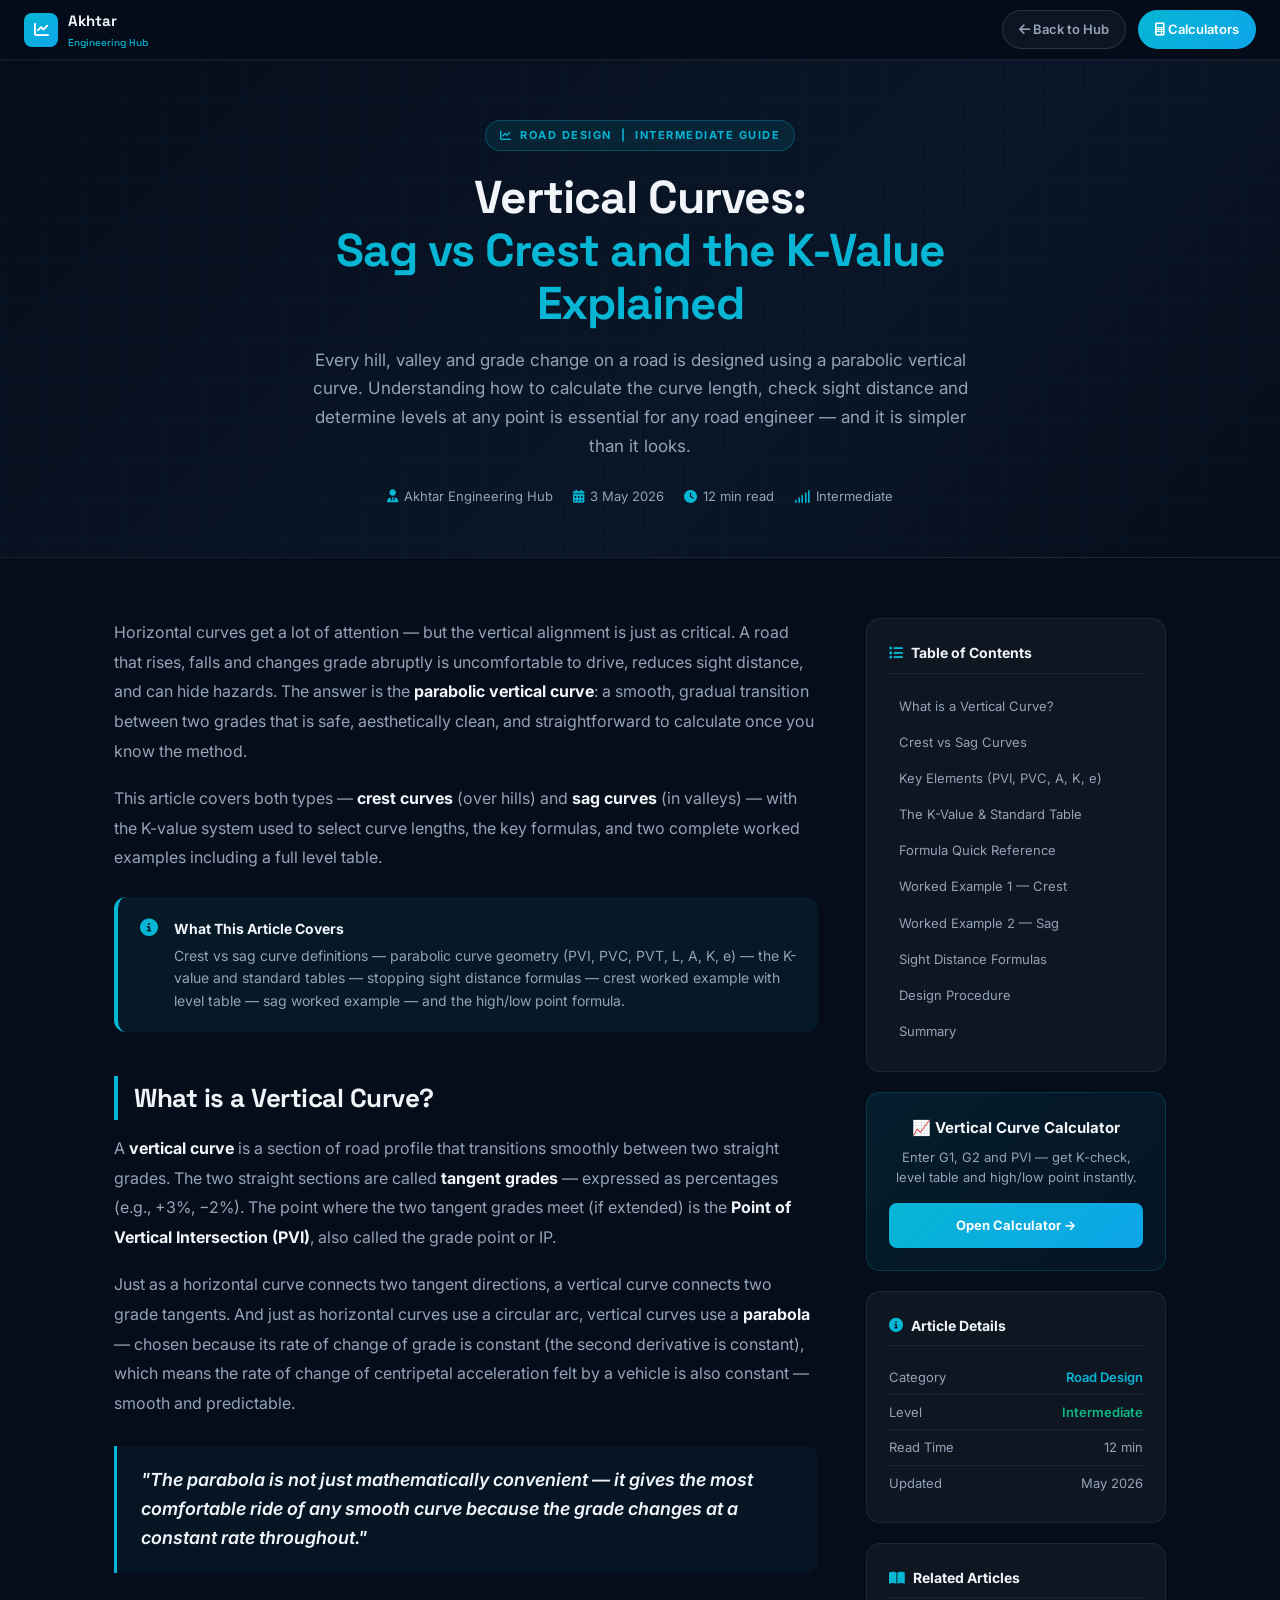
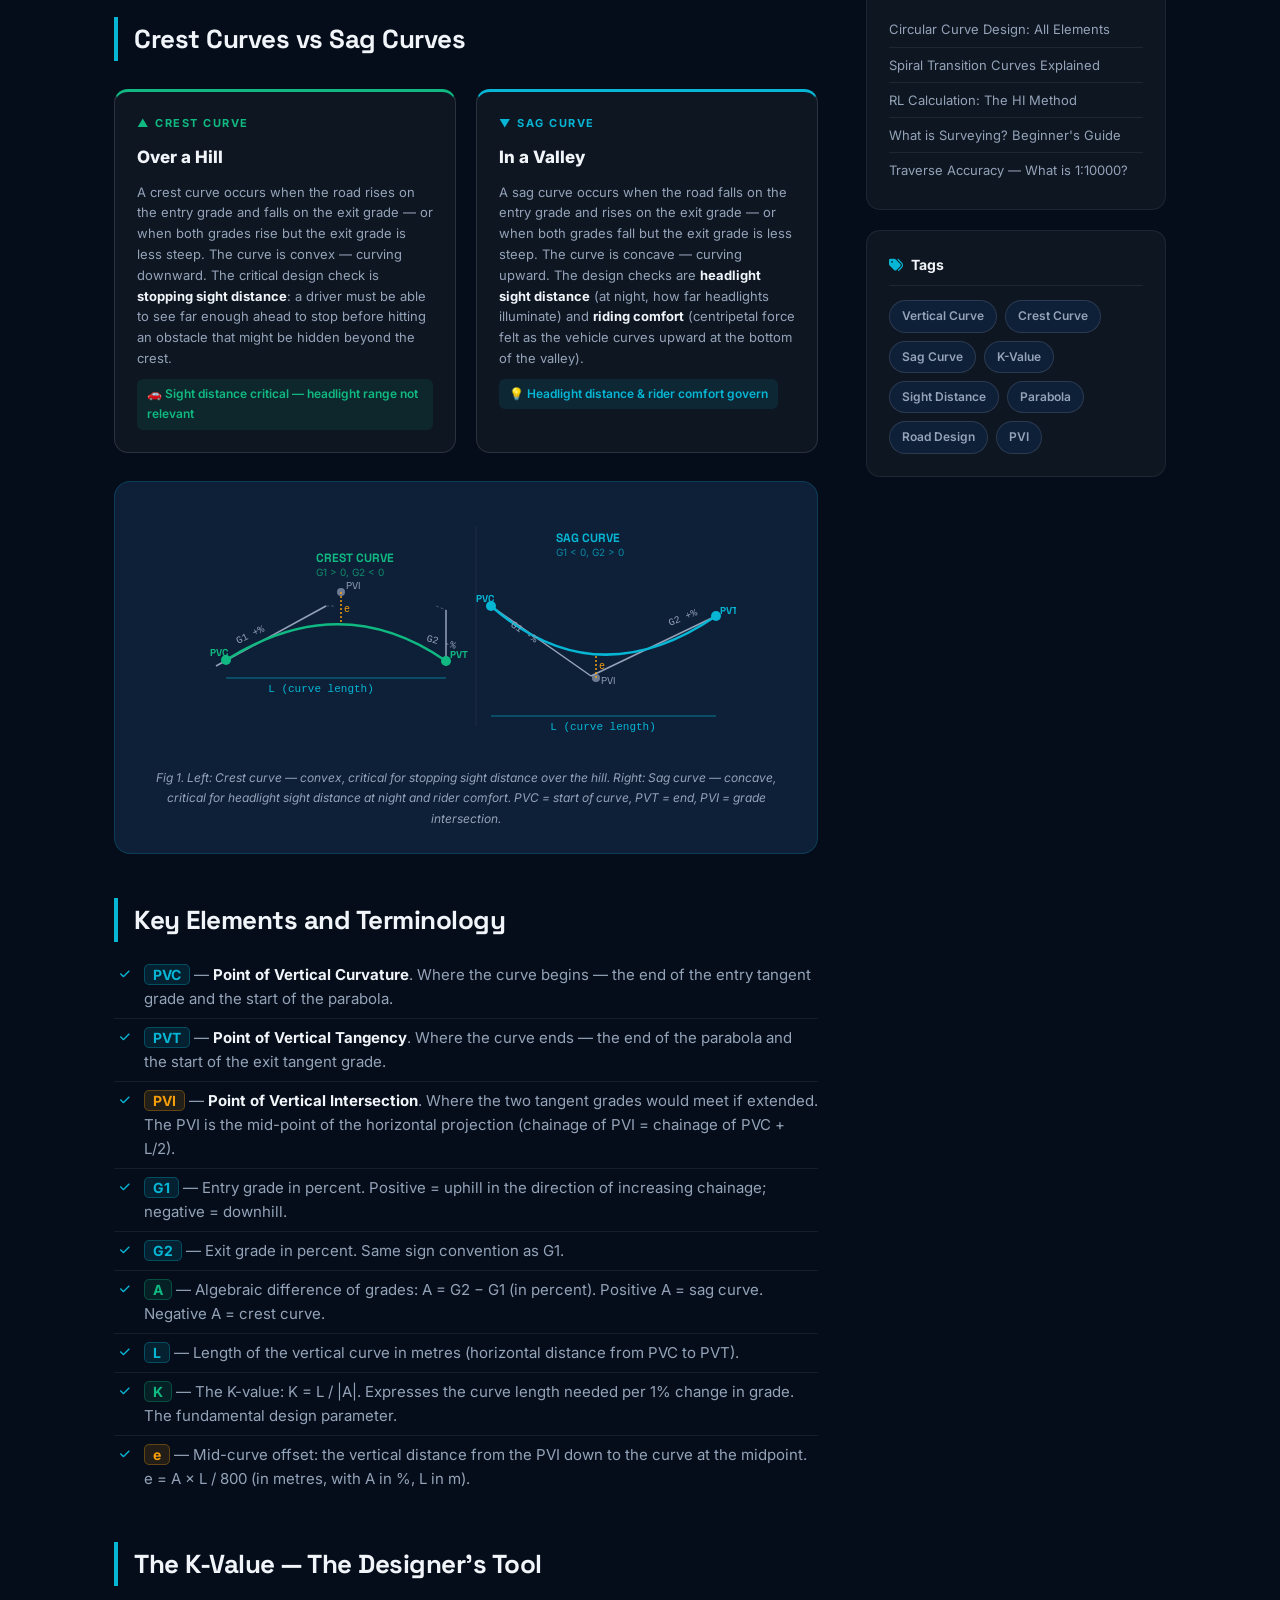
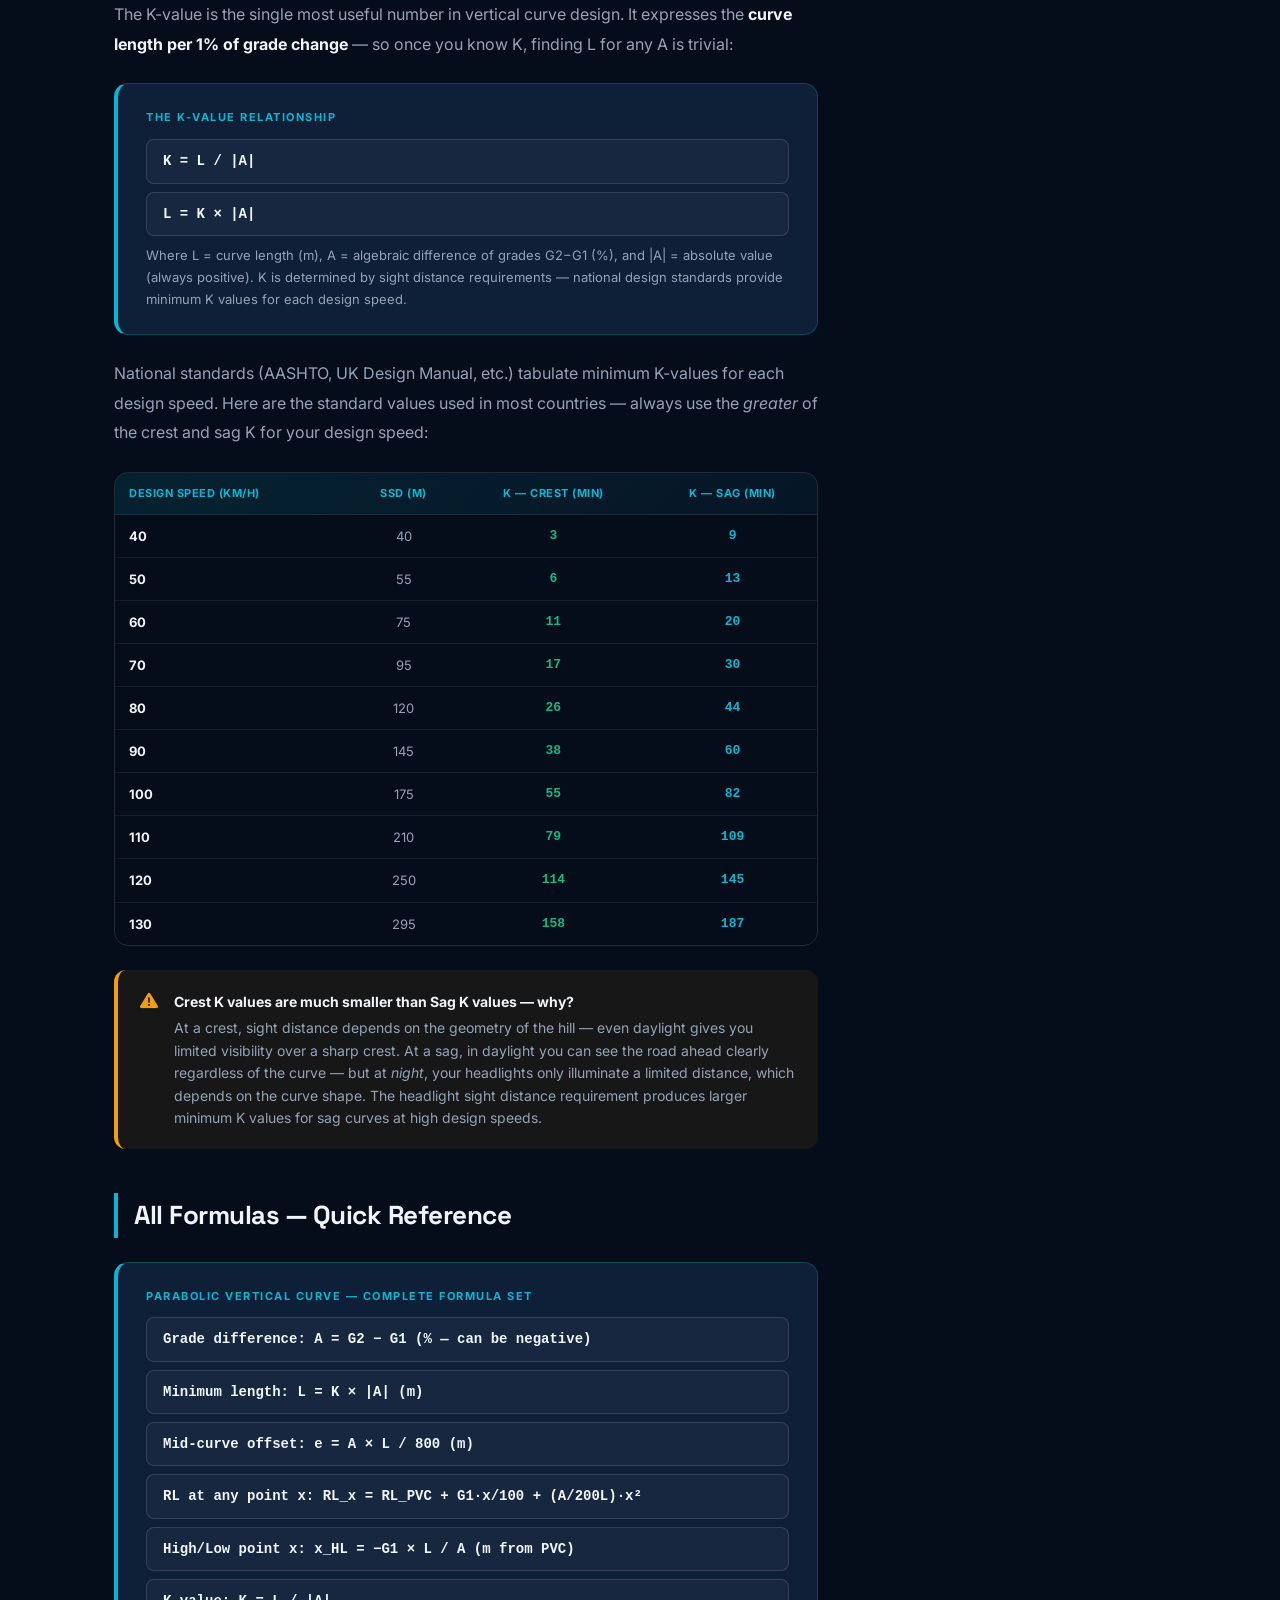
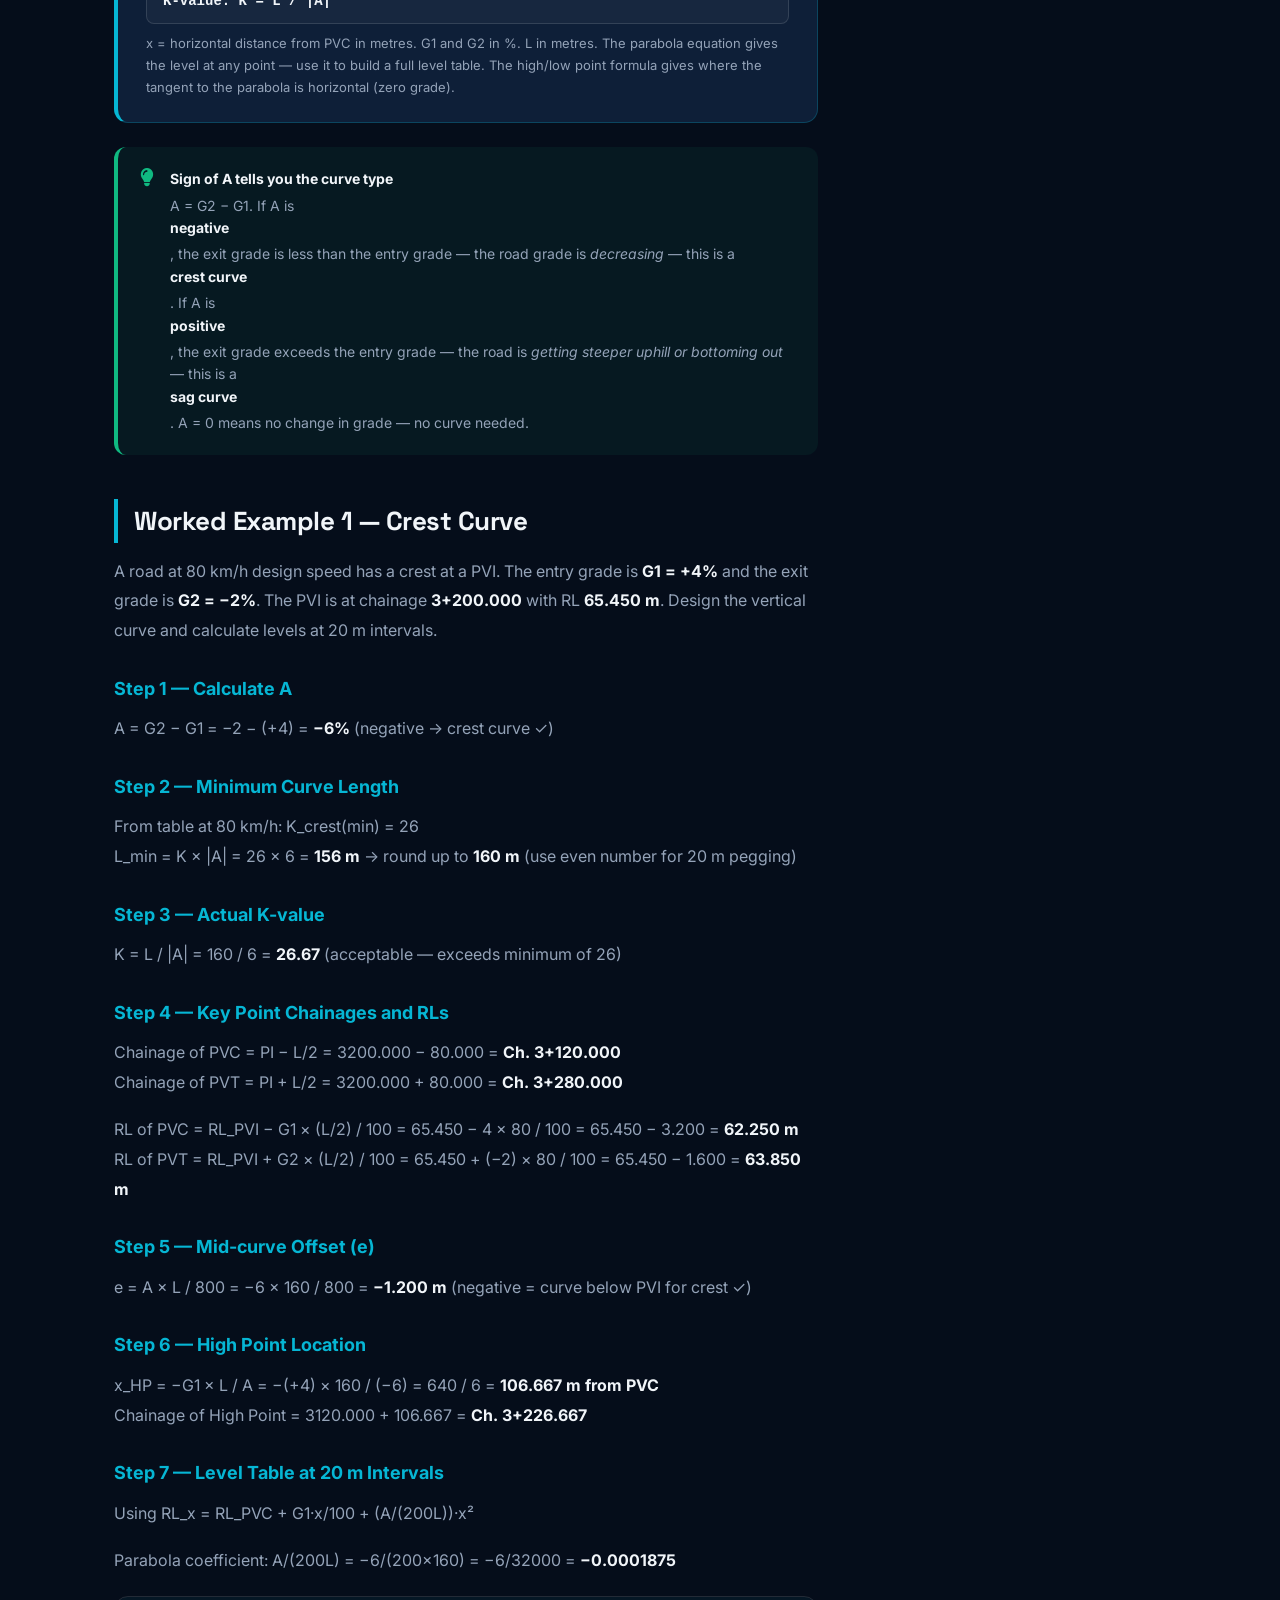
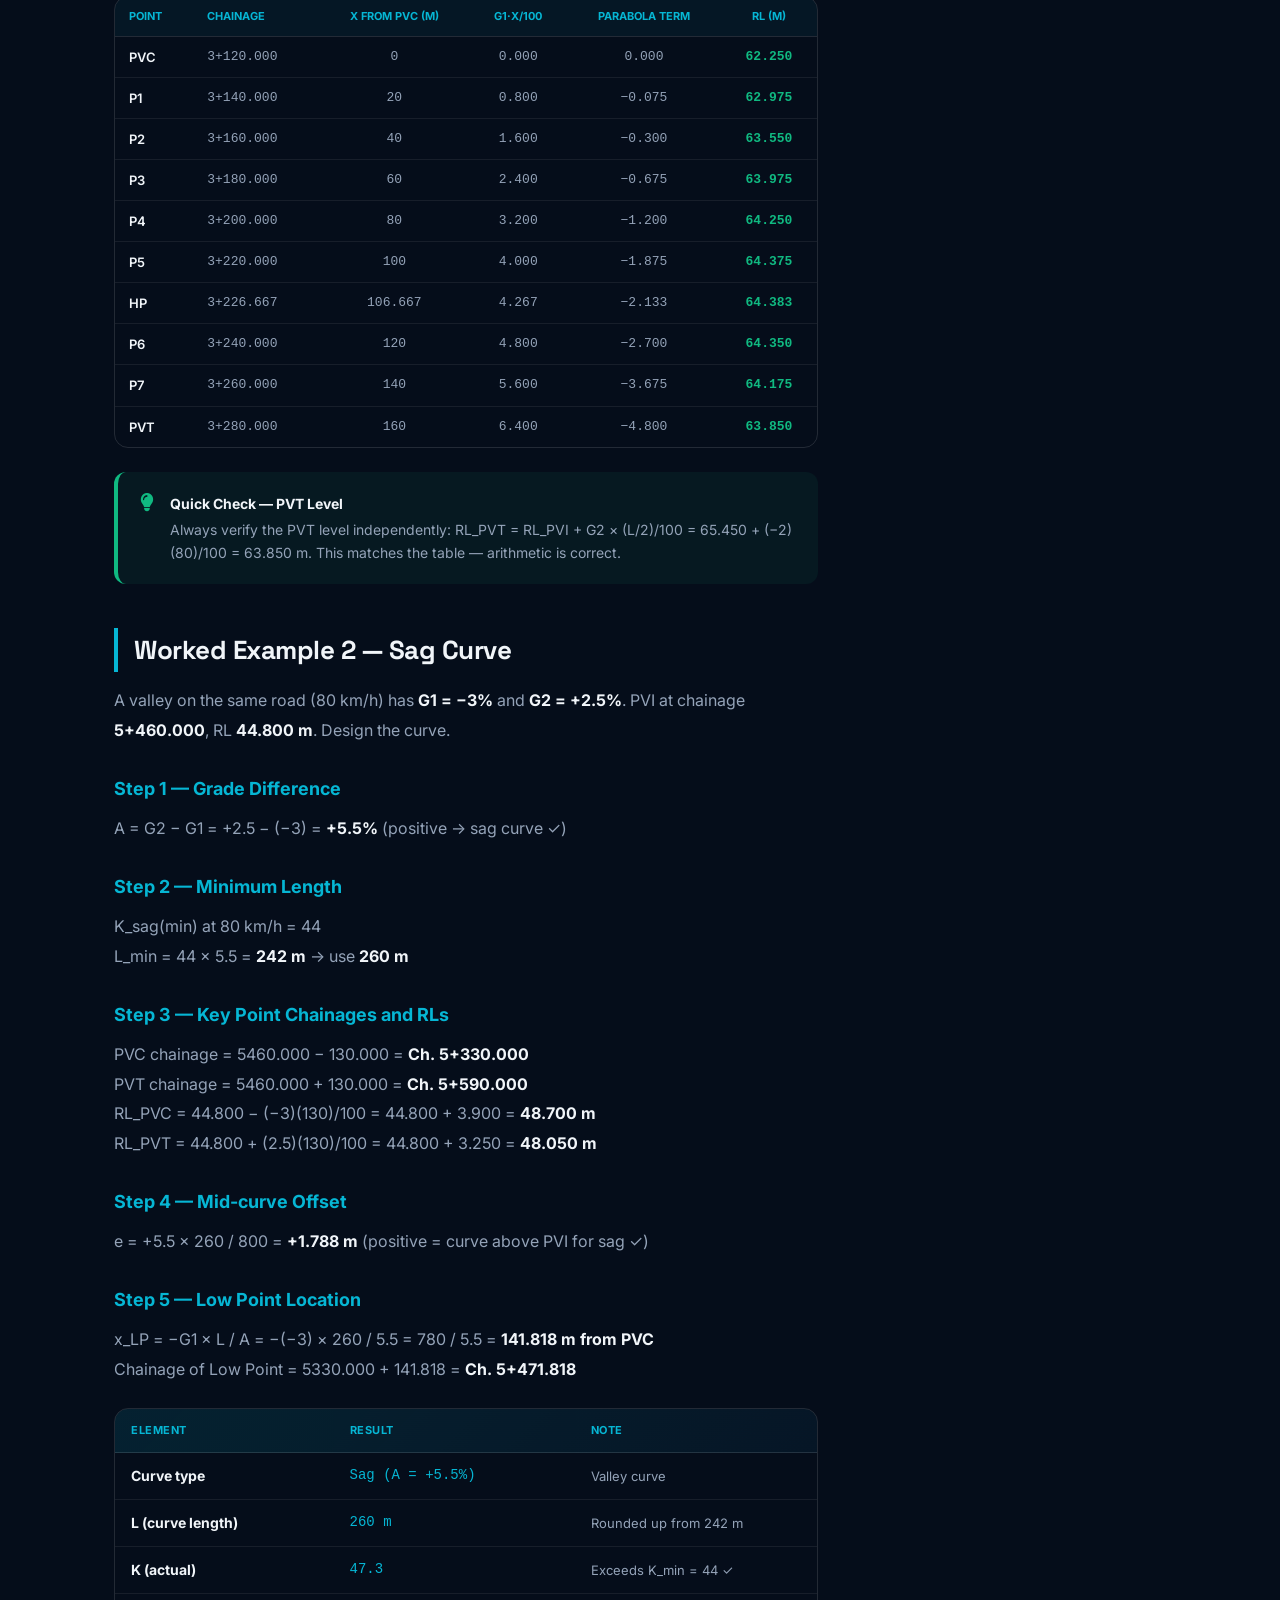
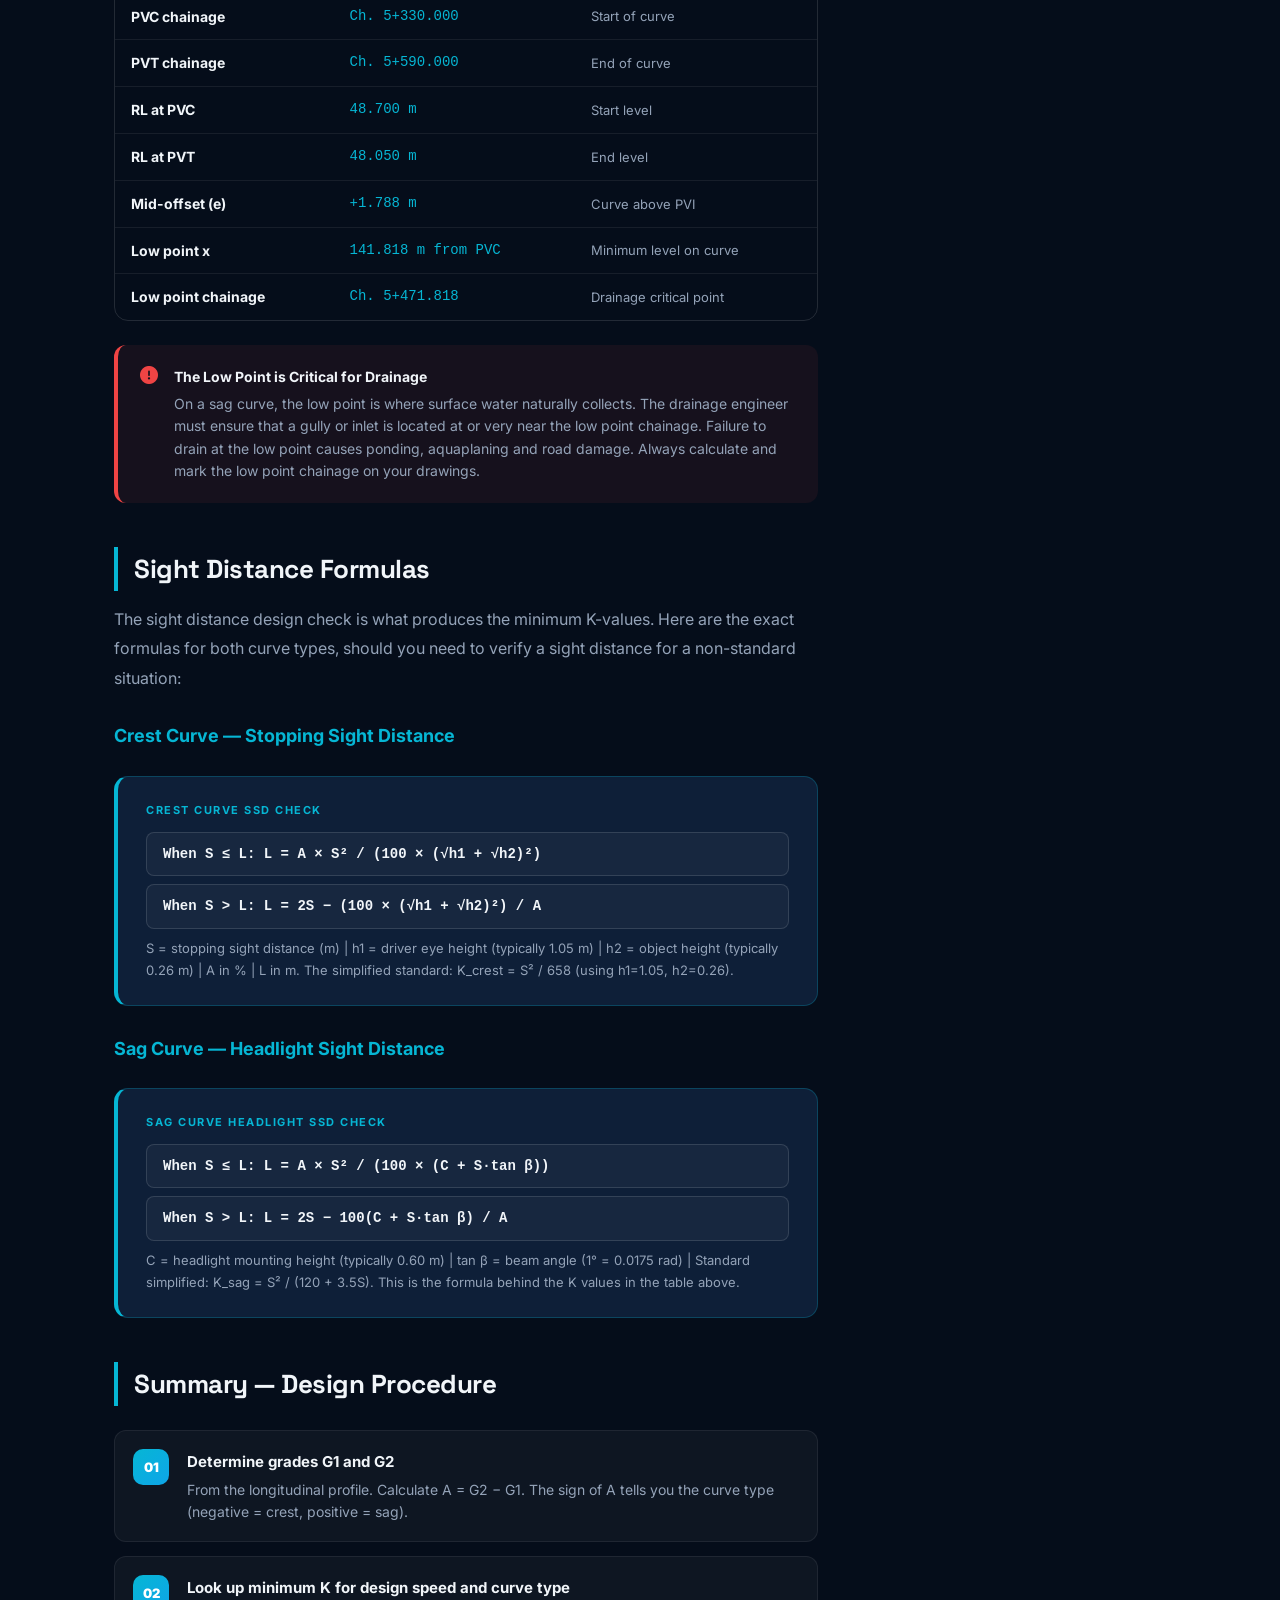
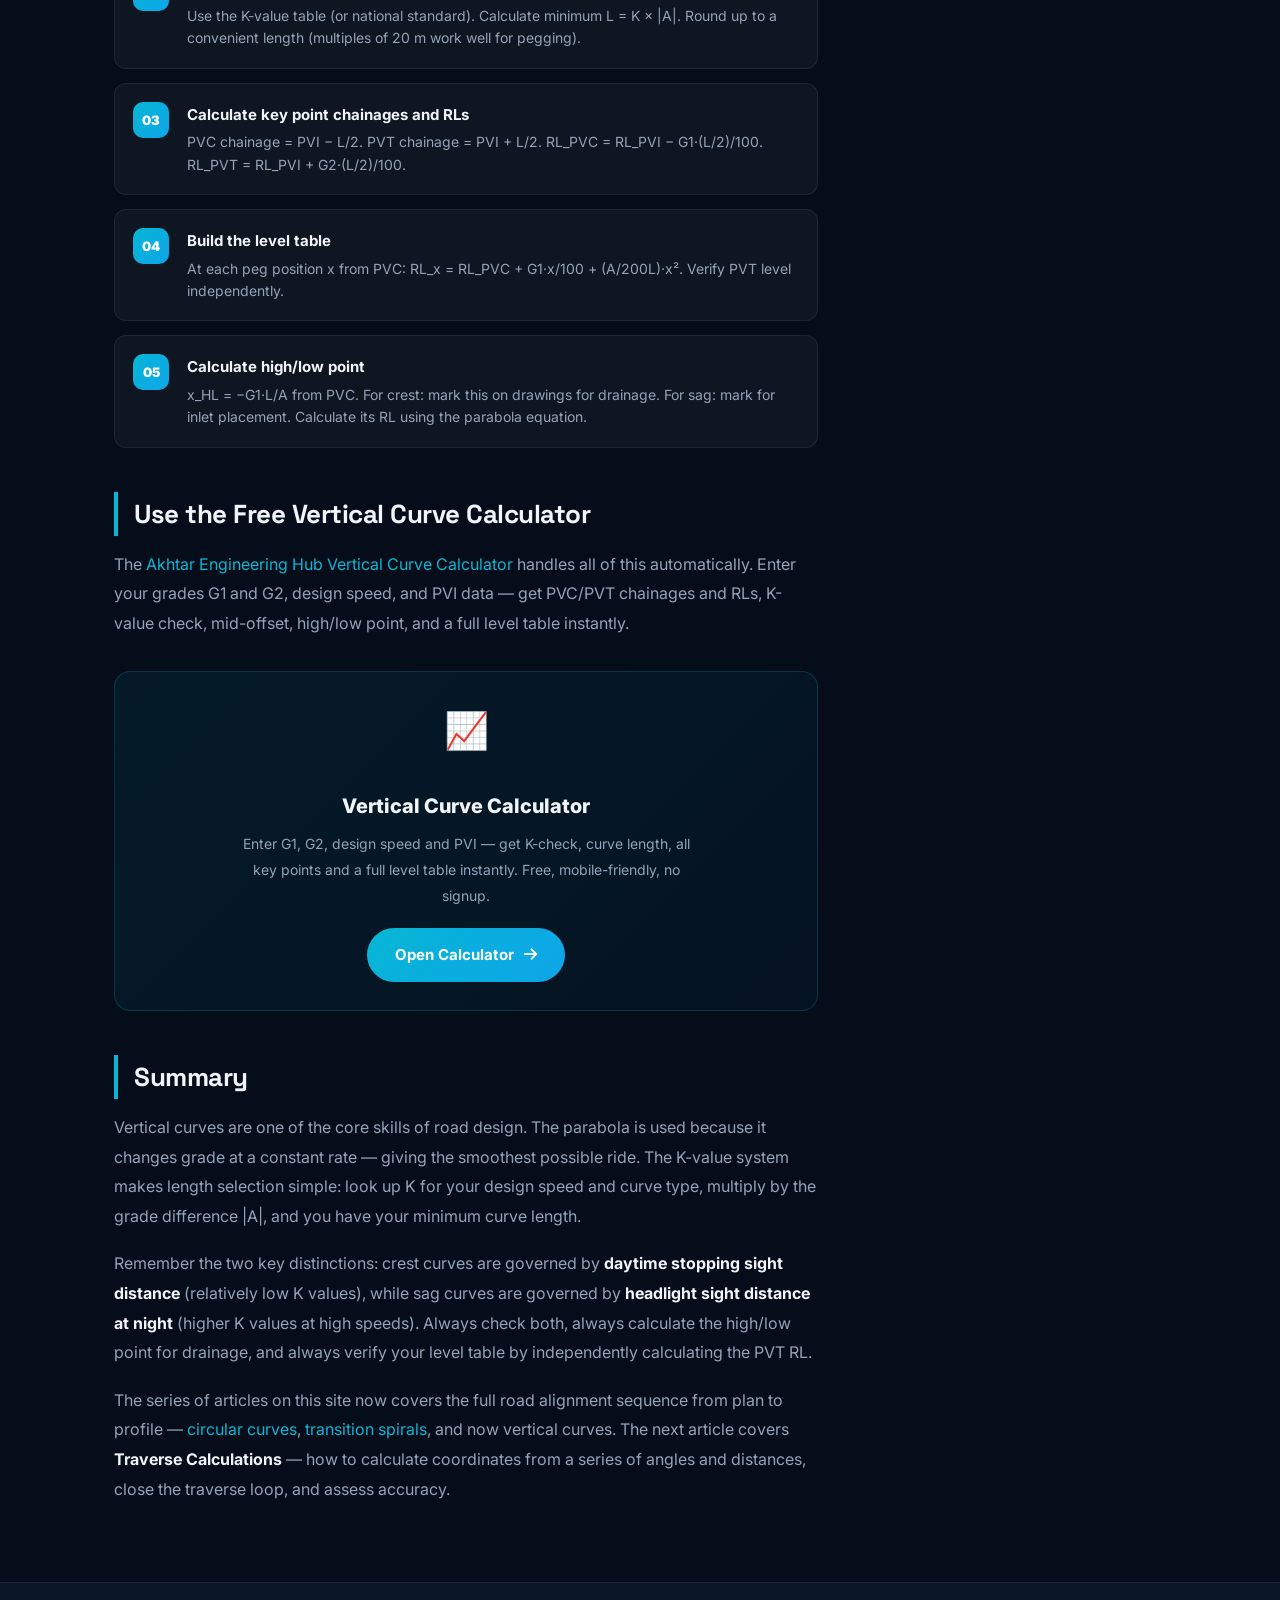
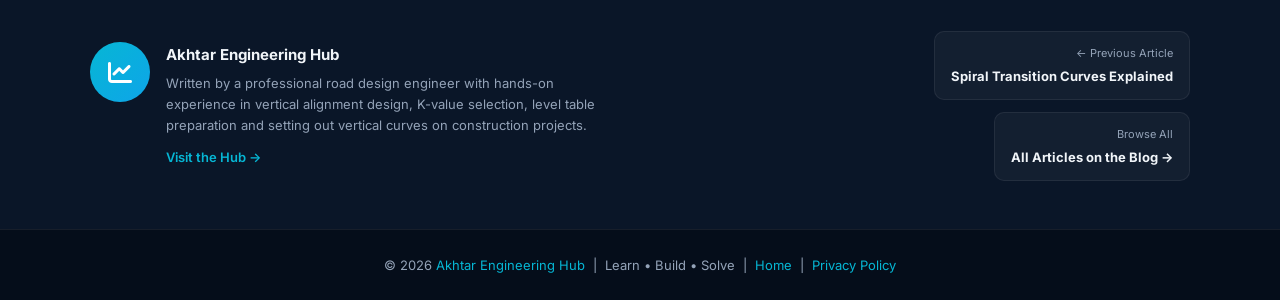
<file: vertical-curves-k-value.html>
<!DOCTYPE html>
<html lang="en">
<head>
<meta charset="UTF-8">
<meta name="viewport" content="width=device-width, initial-scale=1.0">

<title>Vertical Curves: Sag vs Crest and the K-Value Explained | Akhtar Engineering Hub</title>
<meta name="description" content="Complete guide to parabolic vertical curve design — crest and sag curves, K-value tables, sight distance formulas, and two full worked examples. Written by a professional road design engineer.">
<meta name="keywords" content="vertical curve design, crest curve, sag curve, K-value, parabolic vertical curve, stopping sight distance, PVC, PVT, PVI, grade change, road vertical alignment, vertical alignment design">
<meta name="author" content="Akhtar Engineering Hub">
<meta name="robots" content="index, follow">
<link rel="canonical" href="https://akhtarengineeringhub.com/vertical-curves-k-value.html">

<meta property="og:type" content="article">
<meta property="og:url" content="https://akhtarengineeringhub.com/vertical-curves-k-value.html">
<meta property="og:title" content="Vertical Curves: Sag vs Crest and the K-Value Explained">
<meta property="og:description" content="Parabolic vertical curve design explained — crest vs sag, K-values, sight distance, and two full worked examples.">
<meta property="og:site_name" content="Akhtar Engineering Hub">
<meta property="article:published_time" content="2026-05-03">
<meta property="article:section" content="Road Design">

<meta name="twitter:card" content="summary_large_image">
<meta name="twitter:title" content="Vertical Curves: Sag vs Crest and the K-Value Explained">
<meta name="twitter:description" content="Complete guide to parabolic vertical curve design, K-values, sight distance, and worked examples.">

<script type="application/ld+json">
{
  "@context":"https://schema.org",
  "@type":"Article",
  "headline":"Vertical Curves: Sag vs Crest and the K-Value Explained",
  "description":"Complete guide to parabolic vertical curves — crest and sag types, K-value derivation, sight distance requirements, and two full worked examples.",
  "author":{"@type":"Person","name":"Akhtar Engineering Hub"},
  "publisher":{"@type":"Organization","name":"Akhtar Engineering Hub"},
  "datePublished":"2026-05-03",
  "dateModified":"2026-05-03",
  "mainEntityOfPage":{"@type":"WebPage","@id":"https://akhtarengineeringhub.com/vertical-curves-k-value.html"},
  "articleSection":"Road Design",
  "keywords":"vertical curve, crest curve, sag curve, K-value, parabolic curve, stopping sight distance, PVI, road design"
}
</script>

<link href="https://fonts.googleapis.com/css2?family=Inter:wght@300;400;500;600;700;800;900&family=Space+Grotesk:wght@400;600;700&display=swap" rel="stylesheet">
<link rel="stylesheet" href="https://cdnjs.cloudflare.com/ajax/libs/font-awesome/6.5.0/css/all.min.css">

<style>
*,*::before,*::after{margin:0;padding:0;box-sizing:border-box;}
:root{
  --bg:#050d1a;--bg2:#0a1628;--bg3:#0e1f38;
  --card:rgba(255,255,255,0.04);--border:rgba(255,255,255,0.07);
  --border2:rgba(255,255,255,0.12);--text:#f1f5f9;--text-sub:#94a3b8;
  --cyan:#06b6d4;--gold:#f59e0b;--green:#10b981;--purple:#8b5cf6;--red:#ef4444;
  --nav-bg:rgba(5,13,26,0.95);
}
html{scroll-behavior:smooth;}
body{font-family:'Inter',sans-serif;background:var(--bg);color:var(--text);line-height:1.7;overflow-x:hidden;}
a{color:var(--cyan);text-decoration:none;}
a:hover{text-decoration:underline;}
::-webkit-scrollbar{width:5px;}
::-webkit-scrollbar-thumb{background:var(--cyan);border-radius:10px;}

.navbar{position:fixed;top:0;left:0;right:0;z-index:100;background:var(--nav-bg);backdrop-filter:blur(20px);border-bottom:1px solid var(--border);padding:0 24px;height:60px;display:flex;align-items:center;justify-content:space-between;}
.nav-brand{display:flex;align-items:center;gap:10px;text-decoration:none;}
.nav-icon{width:34px;height:34px;background:linear-gradient(135deg,var(--cyan),#0ea5e9);border-radius:8px;display:flex;align-items:center;justify-content:center;color:#fff;font-size:15px;}
.nav-title{font-family:'Space Grotesk',sans-serif;font-size:15px;font-weight:700;color:var(--text);}
.nav-title span{display:block;font-size:10px;color:var(--cyan);font-weight:500;}
.nav-right{display:flex;gap:12px;align-items:center;}
.nav-link-btn{padding:7px 16px;border-radius:100px;font-size:13px;font-weight:600;background:var(--card);border:1px solid var(--border2);color:var(--text-sub);transition:all .2s;}
.nav-link-btn:hover{text-decoration:none;color:var(--text);}
.nav-link-btn.primary{background:linear-gradient(135deg,var(--cyan),#0ea5e9);color:#fff;border-color:transparent;}
.nav-link-btn.primary:hover{opacity:.9;text-decoration:none;}

.article-hero{margin-top:60px;padding:60px 24px 50px;background:linear-gradient(135deg,#050d1a 0%,#0a1628 60%,#050d1a 100%);border-bottom:1px solid var(--border);text-align:center;position:relative;overflow:hidden;}
.article-hero::before{content:'';position:absolute;inset:0;background-image:linear-gradient(rgba(6,182,212,0.04) 1px,transparent 1px),linear-gradient(90deg,rgba(6,182,212,0.04) 1px,transparent 1px);background-size:40px 40px;}
.article-hero-inner{position:relative;z-index:1;max-width:820px;margin:0 auto;}
.article-cat{display:inline-flex;align-items:center;gap:8px;background:rgba(6,182,212,0.1);border:1px solid rgba(6,182,212,0.3);color:var(--cyan);font-size:11px;font-weight:700;letter-spacing:1.5px;padding:5px 14px;border-radius:100px;margin-bottom:20px;text-transform:uppercase;}
.article-hero h1{font-family:'Space Grotesk',sans-serif;font-size:clamp(24px,5vw,46px);font-weight:800;line-height:1.15;letter-spacing:-1px;margin-bottom:16px;}
.article-hero h1 span{color:var(--cyan);}
.article-hero .intro{font-size:17px;color:var(--text-sub);max-width:660px;margin:0 auto 24px;line-height:1.7;}
.article-meta{display:flex;align-items:center;justify-content:center;gap:20px;flex-wrap:wrap;font-size:13px;color:var(--text-sub);}
.article-meta span{display:flex;align-items:center;gap:6px;}
.article-meta i{color:var(--cyan);}

.article-layout{max-width:1100px;margin:0 auto;padding:60px 24px;display:grid;grid-template-columns:1fr 300px;gap:48px;align-items:start;}
.article-body{min-width:0;}
.article-sidebar{position:sticky;top:80px;}

.article-body h2{font-family:'Space Grotesk',sans-serif;font-size:26px;font-weight:800;margin:44px 0 14px;color:var(--text);letter-spacing:-0.5px;border-left:4px solid var(--cyan);padding-left:16px;}
.article-body h3{font-size:18px;font-weight:700;margin:28px 0 10px;color:var(--cyan);}
.article-body p{font-size:16px;color:var(--text-sub);margin-bottom:18px;line-height:1.85;}
.article-body strong{color:var(--text);font-weight:700;}
.article-body ul,.article-body ol{margin:12px 0 20px 0;padding-left:0;list-style:none;}
.article-body ul li,.article-body ol li{font-size:15px;color:var(--text-sub);padding:7px 0 7px 30px;border-bottom:1px solid var(--border);position:relative;line-height:1.6;}
.article-body ul li::before{content:'\f00c';font-family:'Font Awesome 6 Free';font-weight:900;color:var(--cyan);font-size:11px;position:absolute;left:6px;top:10px;}
.article-body ol{counter-reset:olc;}
.article-body ol li{counter-increment:olc;}
.article-body ol li::before{content:counter(olc);background:var(--cyan);color:#fff;font-size:11px;font-weight:800;width:20px;height:20px;border-radius:50%;display:flex;align-items:center;justify-content:center;position:absolute;left:0;top:9px;}
.article-body li:last-child{border-bottom:none;}

.callout{border-radius:12px;padding:20px 22px;margin:24px 0;display:flex;gap:16px;align-items:flex-start;}
.callout.info{background:rgba(6,182,212,0.07);border-left:4px solid var(--cyan);}
.callout.tip{background:rgba(16,185,129,0.07);border-left:4px solid var(--green);}
.callout.warn{background:rgba(245,158,11,0.07);border-left:4px solid var(--gold);}
.callout.danger{background:rgba(239,68,68,0.07);border-left:4px solid var(--red);}
.callout i{font-size:18px;margin-top:2px;flex-shrink:0;}
.callout.info i{color:var(--cyan);}
.callout.tip i{color:var(--green);}
.callout.warn i{color:var(--gold);}
.callout.danger i{color:var(--red);}
.callout-body strong{display:block;font-size:14px;font-weight:700;color:var(--text);margin-bottom:4px;}
.callout-body p{font-size:14px;color:var(--text-sub);margin:0;line-height:1.6;}

.pull-quote{border-left:3px solid var(--cyan);background:rgba(6,182,212,0.05);border-radius:0 12px 12px 0;padding:20px 24px;margin:28px 0;font-size:18px;font-style:italic;font-weight:600;color:var(--text);line-height:1.6;}

.kc{display:inline;background:rgba(6,182,212,0.12);border:1px solid rgba(6,182,212,0.3);border-radius:5px;padding:1px 8px;font-size:14px;font-weight:700;color:var(--cyan);}
.kg{display:inline;background:rgba(16,185,129,0.12);border:1px solid rgba(16,185,129,0.3);border-radius:5px;padding:1px 8px;font-size:14px;font-weight:700;color:var(--green);}
.ko{display:inline;background:rgba(245,158,11,0.12);border:1px solid rgba(245,158,11,0.3);border-radius:5px;padding:1px 8px;font-size:14px;font-weight:700;color:var(--gold);}
.kp{display:inline;background:rgba(139,92,246,0.12);border:1px solid rgba(139,92,246,0.3);border-radius:5px;padding:1px 8px;font-size:14px;font-weight:700;color:var(--purple);}
.kr{display:inline;background:rgba(239,68,68,0.12);border:1px solid rgba(239,68,68,0.3);border-radius:5px;padding:1px 8px;font-size:14px;font-weight:700;color:var(--red);}

.formula-block{background:var(--bg3);border:1px solid rgba(6,182,212,0.25);border-radius:14px;padding:24px 28px;margin:24px 0;border-left:4px solid var(--cyan);}
.formula-block .fl{font-size:11px;font-weight:700;color:var(--cyan);letter-spacing:1.5px;text-transform:uppercase;margin-bottom:12px;}
.formula-block code{font-family:'Courier New',monospace;font-size:14px;font-weight:700;color:var(--text);background:rgba(255,255,255,0.04);border:1px solid var(--border2);border-radius:8px;padding:10px 16px;margin-bottom:8px;display:block;line-height:1.6;}
.formula-block .fn{font-size:13px;color:var(--text-sub);margin-top:6px;}

/* SVG Diagrams */
.diagram-wrap{background:var(--bg3);border:1px solid rgba(6,182,212,0.2);border-radius:16px;padding:24px;margin:28px 0;text-align:center;}
.diagram-wrap .dc{font-size:12px;color:var(--text-sub);margin-top:14px;font-style:italic;}

/* Curve type comparison */
.curve-pair{display:grid;grid-template-columns:1fr 1fr;gap:20px;margin:28px 0;}
.curve-card{background:var(--card);border:1px solid var(--border2);border-radius:14px;padding:22px;overflow:hidden;}
.curve-card.crest{border-top:3px solid var(--green);}
.curve-card.sag{border-top:3px solid var(--cyan);}
.curve-card .cv-type{font-size:11px;font-weight:700;letter-spacing:1.5px;text-transform:uppercase;margin-bottom:10px;}
.curve-card.crest .cv-type{color:var(--green);}
.curve-card.sag .cv-type{color:var(--cyan);}
.curve-card h4{font-size:17px;font-weight:800;color:var(--text);margin-bottom:10px;}
.curve-card p{font-size:13px;color:var(--text-sub);line-height:1.6;margin-bottom:10px;}
.curve-card .cv-sd{font-size:12px;font-weight:600;padding:5px 10px;border-radius:6px;display:inline-block;}
.curve-card.crest .cv-sd{background:rgba(16,185,129,0.1);color:var(--green);}
.curve-card.sag .cv-sd{background:rgba(6,182,212,0.1);color:var(--cyan);}

/* K-value table */
.k-table-wrap{overflow-x:auto;border-radius:14px;border:1px solid var(--border2);margin:24px 0;}
.k-table{width:100%;border-collapse:collapse;font-size:13px;min-width:500px;}
.k-table thead tr{background:linear-gradient(135deg,rgba(6,182,212,0.12),rgba(14,165,233,0.06));}
.k-table th{padding:11px 14px;text-align:center;font-weight:700;font-size:11px;letter-spacing:0.5px;text-transform:uppercase;color:var(--cyan);border-bottom:1px solid var(--border2);}
.k-table th:first-child{text-align:left;}
.k-table td{padding:10px 14px;text-align:center;border-bottom:1px solid var(--border);color:var(--text-sub);font-size:13px;}
.k-table td:first-child{text-align:left;font-weight:700;color:var(--text);}
.k-table .k-crest{color:var(--green);font-weight:700;font-family:'Courier New',monospace;}
.k-table .k-sag{color:var(--cyan);font-weight:700;font-family:'Courier New',monospace;}
.k-table tr:last-child td{border-bottom:none;}
.k-table tr:hover td{background:rgba(6,182,212,0.03);}

/* Grade diagram labels */
.grade-visual{background:var(--bg3);border:1px solid rgba(6,182,212,0.15);border-radius:14px;padding:20px;margin:20px 0;}

/* Result table */
.result-table-wrap{overflow-x:auto;border-radius:14px;border:1px solid var(--border2);margin:24px 0;}
.result-table{width:100%;border-collapse:collapse;font-size:14px;min-width:440px;}
.result-table thead tr{background:linear-gradient(135deg,rgba(6,182,212,0.12),rgba(14,165,233,0.06));}
.result-table th{padding:12px 16px;text-align:left;font-weight:700;font-size:11px;letter-spacing:0.5px;text-transform:uppercase;color:var(--cyan);border-bottom:1px solid var(--border2);}
.result-table td{padding:11px 16px;border-bottom:1px solid var(--border);color:var(--text-sub);font-size:14px;}
.result-table tr:last-child td{border-bottom:none;}
.result-table td:first-child{font-weight:700;color:var(--text);}
.result-table td:nth-child(2){font-family:'Courier New',monospace;color:var(--cyan);}
.result-table td:nth-child(3){font-size:13px;}
.result-table tr:hover td{background:rgba(6,182,212,0.03);}

/* RL table */
.rl-table-wrap{overflow-x:auto;border-radius:14px;border:1px solid var(--border2);margin:20px 0;}
.rl-table{width:100%;border-collapse:collapse;font-size:13px;min-width:500px;}
.rl-table thead tr{background:rgba(6,182,212,0.06);}
.rl-table th{padding:10px 14px;text-align:center;font-weight:700;font-size:11px;text-transform:uppercase;color:var(--cyan);border-bottom:1px solid var(--border2);}
.rl-table th:first-child,.rl-table th:nth-child(2){text-align:left;}
.rl-table td{padding:9px 14px;text-align:center;border-bottom:1px solid var(--border);color:var(--text-sub);font-size:13px;font-family:'Courier New',monospace;}
.rl-table td:first-child{text-align:left;font-family:'Inter',sans-serif;font-weight:600;color:var(--text);}
.rl-table td:nth-child(2){text-align:left;}
.rl-table td.rl-final{color:var(--green);font-weight:700;}
.rl-table tr:last-child td{border-bottom:none;}
.rl-table tr:hover td{background:rgba(6,182,212,0.03);}

/* Steps */
.steps{margin:24px 0;}
.step{display:flex;gap:18px;margin-bottom:14px;align-items:flex-start;background:var(--card);border:1px solid var(--border);border-radius:12px;padding:18px;transition:all .2s;}
.step:hover{border-color:var(--border2);}
.step-num{min-width:36px;height:36px;background:linear-gradient(135deg,var(--cyan),#0ea5e9);border-radius:10px;display:flex;align-items:center;justify-content:center;font-weight:900;font-size:13px;color:#fff;flex-shrink:0;}
.step-body strong{display:block;font-size:15px;font-weight:700;color:var(--text);margin-bottom:4px;}
.step-body p{font-size:14px;color:var(--text-sub);margin:0;line-height:1.6;}

/* Sidebar */
.sidebar-card{background:var(--card);border:1px solid var(--border);border-radius:14px;padding:22px;margin-bottom:20px;}
.sidebar-card h4{font-size:14px;font-weight:700;color:var(--text);margin-bottom:14px;padding-bottom:8px;border-bottom:1px solid var(--border);display:flex;align-items:center;gap:8px;}
.sidebar-card h4 i{color:var(--cyan);}
.toc-list{list-style:none;}
.toc-list li{padding:0;border:none;}
.toc-list li::before{display:none;}
.toc-list li a{display:block;font-size:13px;color:var(--text-sub);padding:7px 10px;border-radius:6px;transition:all .2s;}
.toc-list li a:hover{background:rgba(6,182,212,0.08);color:var(--cyan);text-decoration:none;}
.related-list{list-style:none;}
.related-list li{padding:0;border:none;}
.related-list li::before{display:none;}
.related-list li a{display:block;font-size:13px;color:var(--text-sub);padding:8px 0;border-bottom:1px solid var(--border);line-height:1.4;transition:color .2s;}
.related-list li:last-child a{border-bottom:none;}
.related-list li a:hover{color:var(--cyan);text-decoration:none;}
.sidebar-cta{background:linear-gradient(135deg,rgba(6,182,212,0.1),rgba(14,165,233,0.05));border:1px solid rgba(6,182,212,0.2);border-radius:14px;padding:22px;margin-bottom:20px;text-align:center;}
.sidebar-cta h4{font-size:15px;font-weight:700;margin-bottom:8px;}
.sidebar-cta p{font-size:13px;color:var(--text-sub);margin-bottom:16px;line-height:1.5;}
.sidebar-cta a{display:block;background:linear-gradient(135deg,var(--cyan),#0ea5e9);color:#fff;font-size:13px;font-weight:700;padding:11px;border-radius:8px;text-decoration:none;}
.sidebar-cta a:hover{opacity:.9;}
.tag-cloud{display:flex;flex-wrap:wrap;gap:8px;}
.tag-pill{padding:5px 12px;border-radius:100px;font-size:12px;font-weight:600;background:var(--bg3);border:1px solid var(--border2);color:var(--text-sub);}

.progress-bar{position:fixed;top:60px;left:0;height:3px;background:linear-gradient(90deg,var(--cyan),#0ea5e9);z-index:200;transition:width .1s;}
.back-top{position:fixed;bottom:24px;right:24px;width:44px;height:44px;background:var(--cyan);border-radius:50%;display:flex;align-items:center;justify-content:center;color:#fff;font-size:16px;cursor:pointer;box-shadow:0 4px 20px rgba(6,182,212,0.4);opacity:0;transition:all .3s;z-index:200;border:none;}
.back-top.show{opacity:1;}

.article-footer{background:var(--bg2);border-top:1px solid var(--border);padding:48px 24px;}
.article-footer-inner{max-width:1100px;margin:0 auto;display:grid;grid-template-columns:1fr 1fr;gap:32px;align-items:center;}
.author-card{display:flex;gap:16px;align-items:flex-start;}
.author-avatar{width:60px;height:60px;background:linear-gradient(135deg,var(--cyan),#0ea5e9);border-radius:50%;display:flex;align-items:center;justify-content:center;font-size:24px;color:#fff;flex-shrink:0;}
.author-info h4{font-size:15px;font-weight:700;margin-bottom:6px;}
.author-info p{font-size:13px;color:var(--text-sub);line-height:1.6;}
.author-info a{font-size:13px;font-weight:600;margin-top:10px;display:inline-block;color:var(--cyan);}
.nav-articles{display:flex;flex-direction:column;gap:12px;align-items:flex-end;}
.nav-article-link{display:flex;flex-direction:column;align-items:flex-end;text-align:right;padding:12px 16px;background:var(--card);border:1px solid var(--border);border-radius:10px;text-decoration:none;transition:all .2s;}
.nav-article-link:hover{border-color:var(--cyan);text-decoration:none;}
.nav-article-link span{font-size:11px;color:var(--text-sub);}
.nav-article-link strong{font-size:13px;color:var(--text);margin-top:2px;}

.page-footer{background:var(--bg);border-top:1px solid var(--border);padding:24px;text-align:center;font-size:13px;color:var(--text-sub);}
.page-footer a{color:var(--cyan);}

@media(max-width:900px){
  .article-layout{grid-template-columns:1fr;}
  .article-sidebar{display:none;}
  .article-footer-inner{grid-template-columns:1fr;}
  .nav-articles{align-items:flex-start;}
  .nav-article-link{align-items:flex-start;text-align:left;}
  .curve-pair{grid-template-columns:1fr;}
}
@media(max-width:580px){.article-meta{gap:12px;}}
</style>
</head>
<body>

<div class="progress-bar" id="progressBar"></div>

<header class="navbar">
  <a href="index.html" class="nav-brand">
    <div class="nav-icon"><i class="fas fa-chart-line"></i></div>
    <div class="nav-title">Akhtar<span>Engineering Hub</span></div>
  </a>
  <div class="nav-right">
    <a href="index.html" class="nav-link-btn"><i class="fas fa-arrow-left"></i> Back to Hub</a>
    <a href="index.html" class="nav-link-btn primary"><i class="fas fa-calculator"></i> Calculators</a>
  </div>
</header>

<div class="article-hero">
  <div class="article-hero-inner">
    <div class="article-cat"><i class="fas fa-chart-line"></i> Road Design &nbsp;|&nbsp; Intermediate Guide</div>
    <h1>Vertical Curves:<br><span>Sag vs Crest and the K-Value Explained</span></h1>
    <p class="intro">Every hill, valley and grade change on a road is designed using a parabolic vertical curve. Understanding how to calculate the curve length, check sight distance and determine levels at any point is essential for any road engineer — and it is simpler than it looks.</p>
    <div class="article-meta">
      <span><i class="fas fa-user-tie"></i> Akhtar Engineering Hub</span>
      <span><i class="fas fa-calendar-alt"></i> 3 May 2026</span>
      <span><i class="fas fa-clock"></i> 12 min read</span>
      <span><i class="fas fa-signal"></i> Intermediate</span>
    </div>
  </div>
</div>

<div class="article-layout">
<article class="article-body">

  <p>Horizontal curves get a lot of attention — but the vertical alignment is just as critical. A road that rises, falls and changes grade abruptly is uncomfortable to drive, reduces sight distance, and can hide hazards. The answer is the <strong>parabolic vertical curve</strong>: a smooth, gradual transition between two grades that is safe, aesthetically clean, and straightforward to calculate once you know the method.</p>

  <p>This article covers both types — <strong>crest curves</strong> (over hills) and <strong>sag curves</strong> (in valleys) — with the K-value system used to select curve lengths, the key formulas, and two complete worked examples including a full level table.</p>

  <div class="callout info">
    <i class="fas fa-info-circle"></i>
    <div class="callout-body">
      <strong>What This Article Covers</strong>
      <p>Crest vs sag curve definitions &mdash; parabolic curve geometry (PVI, PVC, PVT, L, A, K, e) &mdash; the K-value and standard tables &mdash; stopping sight distance formulas &mdash; crest worked example with level table &mdash; sag worked example &mdash; and the high/low point formula.</p>
    </div>
  </div>

  <!-- SECTION 1 -->
  <h2 id="what-is-vc">What is a Vertical Curve?</h2>

  <p>A <strong>vertical curve</strong> is a section of road profile that transitions smoothly between two straight grades. The two straight sections are called <strong>tangent grades</strong> — expressed as percentages (e.g., +3%, −2%). The point where the two tangent grades meet (if extended) is the <strong>Point of Vertical Intersection (PVI)</strong>, also called the grade point or IP.</p>

  <p>Just as a horizontal curve connects two tangent directions, a vertical curve connects two grade tangents. And just as horizontal curves use a circular arc, vertical curves use a <strong>parabola</strong> — chosen because its rate of change of grade is constant (the second derivative is constant), which means the rate of change of centripetal acceleration felt by a vehicle is also constant — smooth and predictable.</p>

  <div class="pull-quote">
    "The parabola is not just mathematically convenient — it gives the most comfortable ride of any smooth curve because the grade changes at a constant rate throughout."
  </div>

  <!-- SECTION 2 -->
  <h2 id="crest-vs-sag">Crest Curves vs Sag Curves</h2>

  <div class="curve-pair">
    <div class="curve-card crest">
      <div class="cv-type">▲ Crest Curve</div>
      <h4>Over a Hill</h4>
      <p>A crest curve occurs when the road rises on the entry grade and falls on the exit grade — or when both grades rise but the exit grade is less steep. The curve is convex — curving downward. The critical design check is <strong>stopping sight distance</strong>: a driver must be able to see far enough ahead to stop before hitting an obstacle that might be hidden beyond the crest.</p>
      <span class="cv-sd">🚗 Sight distance critical — headlight range not relevant</span>
    </div>
    <div class="curve-card sag">
      <div class="cv-type">▼ Sag Curve</div>
      <h4>In a Valley</h4>
      <p>A sag curve occurs when the road falls on the entry grade and rises on the exit grade — or when both grades fall but the exit grade is less steep. The curve is concave — curving upward. The design checks are <strong>headlight sight distance</strong> (at night, how far headlights illuminate) and <strong>riding comfort</strong> (centripetal force felt as the vehicle curves upward at the bottom of the valley).</p>
      <span class="cv-sd">💡 Headlight distance &amp; rider comfort govern</span>
    </div>
  </div>

  <!-- SVG Diagrams - Crest and Sag -->
  <div class="diagram-wrap">
    <svg viewBox="0 0 540 240" xmlns="http://www.w3.org/2000/svg" style="max-width:540px;">
      <rect width="540" height="240" fill="#0e1f38" rx="10"/>

      <!-- LEFT: Crest Curve -->
      <!-- Grade lines -->
      <line x1="20" y1="160" x2="130" y2="100" stroke="#94a3b8" stroke-width="1.5"/>
      <line x1="240" y1="100" x2="250" y2="104" stroke="#94a3b8" stroke-width="1" stroke-dasharray="3 2" opacity="0.4"/>
      <line x1="130" y1="100" x2="140" y2="100" stroke="#94a3b8" stroke-width="1" stroke-dasharray="3 2" opacity="0.4"/>
      <line x1="250" y1="104" x2="250" y2="160" stroke="#94a3b8" stroke-width="1.5"/>
      <!-- Parabola (crest) -->
      <path d="M 30 154 Q 145 82 250 155" fill="none" stroke="#10b981" stroke-width="2.5"/>
      <!-- PVI -->
      <circle cx="145" cy="86" r="4" fill="#94a3b8" opacity="0.7"/>
      <text x="150" y="83" fill="#94a3b8" font-size="10" font-family="Space Grotesk">PVI</text>
      <!-- PVC -->
      <circle cx="30" cy="154" r="5" fill="#10b981"/>
      <text x="14" y="150" fill="#10b981" font-size="10" font-weight="bold" font-family="Space Grotesk">PVC</text>
      <!-- PVT -->
      <circle cx="250" cy="155" r="5" fill="#10b981"/>
      <text x="254" y="152" fill="#10b981" font-size="10" font-weight="bold" font-family="Space Grotesk">PVT</text>
      <!-- Label -->
      <text x="120" y="56" fill="#10b981" font-size="12" font-weight="bold" font-family="Space Grotesk">CREST CURVE</text>
      <text x="120" y="70" fill="#10b981" font-size="10" font-family="Inter" opacity="0.7">G1 &gt; 0, G2 &lt; 0</text>
      <!-- L arrow -->
      <line x1="30" y1="172" x2="250" y2="172" stroke="#06b6d4" stroke-width="1" opacity="0.6"/>
      <text x="125" y="186" fill="#06b6d4" font-size="11" font-family="Courier New" text-anchor="middle">L (curve length)</text>
      <!-- e arrow -->
      <line x1="145" y1="86" x2="145" y2="116" stroke="#f59e0b" stroke-width="1.5" stroke-dasharray="2 2"/>
      <text x="148" y="106" fill="#f59e0b" font-size="10" font-family="Courier New">e</text>
      <!-- Grade labels -->
      <text x="42" y="138" fill="#94a3b8" font-size="10" font-family="Courier New" transform="rotate(-26 42 138)">G1 +%</text>
      <text x="230" y="135" fill="#94a3b8" font-size="10" font-family="Courier New" transform="rotate(15 230 135)">G2 -%</text>

      <!-- Divider -->
      <line x1="280" y1="20" x2="280" y2="220" stroke="rgba(255,255,255,0.06)" stroke-width="1"/>

      <!-- RIGHT: Sag Curve -->
      <line x1="295" y1="100" x2="395" y2="170" stroke="#94a3b8" stroke-width="1.5"/>
      <line x1="395" y1="170" x2="520" y2="110" stroke="#94a3b8" stroke-width="1.5"/>
      <!-- Parabola (sag) -->
      <path d="M 295 100 Q 400 192 520 110" fill="none" stroke="#06b6d4" stroke-width="2.5"/>
      <!-- PVI -->
      <circle cx="400" cy="172" r="4" fill="#94a3b8" opacity="0.7"/>
      <text x="405" y="178" fill="#94a3b8" font-size="10" font-family="Space Grotesk">PVI</text>
      <!-- PVC -->
      <circle cx="295" cy="100" r="5" fill="#06b6d4"/>
      <text x="280" y="96" fill="#06b6d4" font-size="10" font-weight="bold" font-family="Space Grotesk">PVC</text>
      <!-- PVT -->
      <circle cx="520" cy="110" r="5" fill="#06b6d4"/>
      <text x="524" y="108" fill="#06b6d4" font-size="10" font-weight="bold" font-family="Space Grotesk">PVT</text>
      <!-- Label -->
      <text x="360" y="36" fill="#06b6d4" font-size="12" font-weight="bold" font-family="Space Grotesk">SAG CURVE</text>
      <text x="360" y="50" fill="#06b6d4" font-size="10" font-family="Inter" opacity="0.7">G1 &lt; 0, G2 &gt; 0</text>
      <!-- e arrow -->
      <line x1="400" y1="172" x2="400" y2="148" stroke="#f59e0b" stroke-width="1.5" stroke-dasharray="2 2"/>
      <text x="403" y="163" fill="#f59e0b" font-size="10" font-family="Courier New">e</text>
      <!-- L arrow -->
      <line x1="295" y1="210" x2="520" y2="210" stroke="#06b6d4" stroke-width="1" opacity="0.6"/>
      <text x="407" y="224" fill="#06b6d4" font-size="11" font-family="Courier New" text-anchor="middle">L (curve length)</text>
      <!-- Grade labels -->
      <text x="314" y="120" fill="#94a3b8" font-size="10" font-family="Courier New" transform="rotate(34 314 120)">G1 -%</text>
      <text x="474" y="120" fill="#94a3b8" font-size="10" font-family="Courier New" transform="rotate(-22 474 120)">G2 +%</text>
    </svg>
    <div class="dc">Fig 1. Left: Crest curve — convex, critical for stopping sight distance over the hill. Right: Sag curve — concave, critical for headlight sight distance at night and rider comfort. PVC = start of curve, PVT = end, PVI = grade intersection.</div>
  </div>

  <!-- SECTION 3 -->
  <h2 id="key-elements">Key Elements and Terminology</h2>

  <ul>
    <li><span class="kc">PVC</span> — <strong>Point of Vertical Curvature</strong>. Where the curve begins — the end of the entry tangent grade and the start of the parabola.</li>
    <li><span class="kc">PVT</span> — <strong>Point of Vertical Tangency</strong>. Where the curve ends — the end of the parabola and the start of the exit tangent grade.</li>
    <li><span class="ko">PVI</span> — <strong>Point of Vertical Intersection</strong>. Where the two tangent grades would meet if extended. The PVI is the mid-point of the horizontal projection (chainage of PVI = chainage of PVC + L/2).</li>
    <li><span class="kc">G1</span> — Entry grade in percent. Positive = uphill in the direction of increasing chainage; negative = downhill.</li>
    <li><span class="kc">G2</span> — Exit grade in percent. Same sign convention as G1.</li>
    <li><span class="kg">A</span> — Algebraic difference of grades: A = G2 − G1 (in percent). Positive A = sag curve. Negative A = crest curve.</li>
    <li><span class="kc">L</span> — Length of the vertical curve in metres (horizontal distance from PVC to PVT).</li>
    <li><span class="kg">K</span> — The K-value: K = L / |A|. Expresses the curve length needed per 1% change in grade. The fundamental design parameter.</li>
    <li><span class="ko">e</span> — Mid-curve offset: the vertical distance from the PVI down to the curve at the midpoint. e = A × L / 800 (in metres, with A in %, L in m).</li>
  </ul>

  <!-- SECTION 4 -->
  <h2 id="the-k-value">The K-Value — The Designer's Tool</h2>

  <p>The K-value is the single most useful number in vertical curve design. It expresses the <strong>curve length per 1% of grade change</strong> — so once you know K, finding L for any A is trivial:</p>

  <div class="formula-block">
    <div class="fl">The K-Value Relationship</div>
    <code>K  =  L / |A|</code>
    <code>L  =  K × |A|</code>
    <div class="fn">Where L = curve length (m), A = algebraic difference of grades G2−G1 (%), and |A| = absolute value (always positive). K is determined by sight distance requirements — national design standards provide minimum K values for each design speed.</div>
  </div>

  <p>National standards (AASHTO, UK Design Manual, etc.) tabulate minimum K-values for each design speed. Here are the standard values used in most countries — always use the <em>greater</em> of the crest and sag K for your design speed:</p>

  <div class="k-table-wrap">
    <table class="k-table">
      <thead>
        <tr>
          <th>Design Speed (km/h)</th>
          <th>SSD (m)</th>
          <th>K — Crest (min)</th>
          <th>K — Sag (min)</th>
        </tr>
      </thead>
      <tbody>
        <tr><td>40</td><td>40</td><td class="k-crest">3</td><td class="k-sag">9</td></tr>
        <tr><td>50</td><td>55</td><td class="k-crest">6</td><td class="k-sag">13</td></tr>
        <tr><td>60</td><td>75</td><td class="k-crest">11</td><td class="k-sag">20</td></tr>
        <tr><td>70</td><td>95</td><td class="k-crest">17</td><td class="k-sag">30</td></tr>
        <tr><td>80</td><td>120</td><td class="k-crest">26</td><td class="k-sag">44</td></tr>
        <tr><td>90</td><td>145</td><td class="k-crest">38</td><td class="k-sag">60</td></tr>
        <tr><td>100</td><td>175</td><td class="k-crest">55</td><td class="k-sag">82</td></tr>
        <tr><td>110</td><td>210</td><td class="k-crest">79</td><td class="k-sag">109</td></tr>
        <tr><td>120</td><td>250</td><td class="k-crest">114</td><td class="k-sag">145</td></tr>
        <tr><td>130</td><td>295</td><td class="k-crest">158</td><td class="k-sag">187</td></tr>
      </tbody>
    </table>
  </div>

  <div class="callout warn">
    <i class="fas fa-exclamation-triangle"></i>
    <div class="callout-body">
      <strong>Crest K values are much smaller than Sag K values — why?</strong>
      <p>At a crest, sight distance depends on the geometry of the hill — even daylight gives you limited visibility over a sharp crest. At a sag, in daylight you can see the road ahead clearly regardless of the curve — but at <em>night</em>, your headlights only illuminate a limited distance, which depends on the curve shape. The headlight sight distance requirement produces larger minimum K values for sag curves at high design speeds.</p>
    </div>
  </div>

  <!-- SECTION 5 -->
  <h2 id="formulas">All Formulas — Quick Reference</h2>

  <div class="formula-block">
    <div class="fl">Parabolic Vertical Curve — Complete Formula Set</div>
    <code>Grade difference:    A    = G2 − G1                      (% — can be negative)</code>
    <code>Minimum length:     L    = K × |A|                      (m)</code>
    <code>Mid-curve offset:   e    = A × L / 800                  (m)</code>
    <code>RL at any point x:  RL_x = RL_PVC + G1·x/100 + (A/200L)·x²</code>
    <code>High/Low point x:   x_HL = −G1 × L / A                  (m from PVC)</code>
    <code>K-value:            K    = L / |A|</code>
    <div class="fn">x = horizontal distance from PVC in metres. G1 and G2 in %. L in metres. The parabola equation gives the level at any point — use it to build a full level table. The high/low point formula gives where the tangent to the parabola is horizontal (zero grade).</div>
  </div>

  <div class="callout tip">
    <i class="fas fa-lightbulb"></i>
    <div class="callout-body">
      <strong>Sign of A tells you the curve type</strong>
      <p>A = G2 − G1. If A is <strong>negative</strong>, the exit grade is less than the entry grade — the road grade is <em>decreasing</em> — this is a <strong>crest curve</strong>. If A is <strong>positive</strong>, the exit grade exceeds the entry grade — the road is <em>getting steeper uphill or bottoming out</em> — this is a <strong>sag curve</strong>. A = 0 means no change in grade — no curve needed.</p>
    </div>
  </div>

  <!-- SECTION 6 -->
  <h2 id="crest-example">Worked Example 1 — Crest Curve</h2>

  <p>A road at 80 km/h design speed has a crest at a PVI. The entry grade is <strong>G1 = +4%</strong> and the exit grade is <strong>G2 = −2%</strong>. The PVI is at chainage <strong>3+200.000</strong> with RL <strong>65.450 m</strong>. Design the vertical curve and calculate levels at 20 m intervals.</p>

  <h3>Step 1 — Calculate A</h3>
  <p>A = G2 − G1 = −2 − (+4) = <strong>−6%</strong> (negative → crest curve ✓)</p>

  <h3>Step 2 — Minimum Curve Length</h3>
  <p>From table at 80 km/h: K_crest(min) = 26<br>
  L_min = K × |A| = 26 × 6 = <strong>156 m</strong> &rarr; round up to <strong>160 m</strong> (use even number for 20 m pegging)</p>

  <h3>Step 3 — Actual K-value</h3>
  <p>K = L / |A| = 160 / 6 = <strong>26.67</strong> (acceptable — exceeds minimum of 26)</p>

  <h3>Step 4 — Key Point Chainages and RLs</h3>
  <p>Chainage of PVC = PI − L/2 = 3200.000 − 80.000 = <strong>Ch. 3+120.000</strong><br>
  Chainage of PVT = PI + L/2 = 3200.000 + 80.000 = <strong>Ch. 3+280.000</strong></p>
  <p>RL of PVC = RL_PVI − G1 × (L/2) / 100 = 65.450 − 4 × 80 / 100 = 65.450 − 3.200 = <strong>62.250 m</strong><br>
  RL of PVT = RL_PVI + G2 × (L/2) / 100 = 65.450 + (−2) × 80 / 100 = 65.450 − 1.600 = <strong>63.850 m</strong></p>

  <h3>Step 5 — Mid-curve Offset (e)</h3>
  <p>e = A × L / 800 = −6 × 160 / 800 = <strong>−1.200 m</strong> (negative = curve below PVI for crest ✓)</p>

  <h3>Step 6 — High Point Location</h3>
  <p>x_HP = −G1 × L / A = −(+4) × 160 / (−6) = 640 / 6 = <strong>106.667 m from PVC</strong><br>
  Chainage of High Point = 3120.000 + 106.667 = <strong>Ch. 3+226.667</strong></p>

  <h3>Step 7 — Level Table at 20 m Intervals</h3>
  <p>Using RL_x = RL_PVC + G1·x/100 + (A/(200L))·x²</p>
  <p>Parabola coefficient: A/(200L) = −6/(200×160) = −6/32000 = <strong>−0.0001875</strong></p>

  <div class="rl-table-wrap">
    <table class="rl-table">
      <thead>
        <tr><th>Point</th><th>Chainage</th><th>x from PVC (m)</th><th>G1·x/100</th><th>Parabola Term</th><th>RL (m)</th></tr>
      </thead>
      <tbody>
        <tr><td>PVC</td><td>3+120.000</td><td>0</td><td>0.000</td><td>0.000</td><td class="rl-final">62.250</td></tr>
        <tr><td>P1</td><td>3+140.000</td><td>20</td><td>0.800</td><td>−0.075</td><td class="rl-final">62.975</td></tr>
        <tr><td>P2</td><td>3+160.000</td><td>40</td><td>1.600</td><td>−0.300</td><td class="rl-final">63.550</td></tr>
        <tr><td>P3</td><td>3+180.000</td><td>60</td><td>2.400</td><td>−0.675</td><td class="rl-final">63.975</td></tr>
        <tr><td>P4</td><td>3+200.000</td><td>80</td><td>3.200</td><td>−1.200</td><td class="rl-final">64.250</td></tr>
        <tr><td>P5</td><td>3+220.000</td><td>100</td><td>4.000</td><td>−1.875</td><td class="rl-final">64.375</td></tr>
        <tr><td>HP</td><td>3+226.667</td><td>106.667</td><td>4.267</td><td>−2.133</td><td class="rl-final">64.383</td></tr>
        <tr><td>P6</td><td>3+240.000</td><td>120</td><td>4.800</td><td>−2.700</td><td class="rl-final">64.350</td></tr>
        <tr><td>P7</td><td>3+260.000</td><td>140</td><td>5.600</td><td>−3.675</td><td class="rl-final">64.175</td></tr>
        <tr><td>PVT</td><td>3+280.000</td><td>160</td><td>6.400</td><td>−4.800</td><td class="rl-final">63.850</td></tr>
      </tbody>
    </table>
  </div>

  <div class="callout tip">
    <i class="fas fa-lightbulb"></i>
    <div class="callout-body">
      <strong>Quick Check — PVT Level</strong>
      <p>Always verify the PVT level independently: RL_PVT = RL_PVI + G2 × (L/2)/100 = 65.450 + (−2)(80)/100 = 63.850 m. This matches the table — arithmetic is correct.</p>
    </div>
  </div>

  <!-- SECTION 7 -->
  <h2 id="sag-example">Worked Example 2 — Sag Curve</h2>

  <p>A valley on the same road (80 km/h) has <strong>G1 = −3%</strong> and <strong>G2 = +2.5%</strong>. PVI at chainage <strong>5+460.000</strong>, RL <strong>44.800 m</strong>. Design the curve.</p>

  <h3>Step 1 — Grade Difference</h3>
  <p>A = G2 − G1 = +2.5 − (−3) = <strong>+5.5%</strong> (positive → sag curve ✓)</p>

  <h3>Step 2 — Minimum Length</h3>
  <p>K_sag(min) at 80 km/h = 44<br>
  L_min = 44 × 5.5 = <strong>242 m</strong> &rarr; use <strong>260 m</strong></p>

  <h3>Step 3 — Key Point Chainages and RLs</h3>
  <p>PVC chainage = 5460.000 − 130.000 = <strong>Ch. 5+330.000</strong><br>
  PVT chainage = 5460.000 + 130.000 = <strong>Ch. 5+590.000</strong><br>
  RL_PVC = 44.800 − (−3)(130)/100 = 44.800 + 3.900 = <strong>48.700 m</strong><br>
  RL_PVT = 44.800 + (2.5)(130)/100 = 44.800 + 3.250 = <strong>48.050 m</strong></p>

  <h3>Step 4 — Mid-curve Offset</h3>
  <p>e = +5.5 × 260 / 800 = <strong>+1.788 m</strong> (positive = curve above PVI for sag ✓)</p>

  <h3>Step 5 — Low Point Location</h3>
  <p>x_LP = −G1 × L / A = −(−3) × 260 / 5.5 = 780 / 5.5 = <strong>141.818 m from PVC</strong><br>
  Chainage of Low Point = 5330.000 + 141.818 = <strong>Ch. 5+471.818</strong></p>

  <div class="result-table-wrap">
    <table class="result-table">
      <thead><tr><th>Element</th><th>Result</th><th>Note</th></tr></thead>
      <tbody>
        <tr><td>Curve type</td><td>Sag (A = +5.5%)</td><td>Valley curve</td></tr>
        <tr><td>L (curve length)</td><td>260 m</td><td>Rounded up from 242 m</td></tr>
        <tr><td>K (actual)</td><td>47.3</td><td>Exceeds K_min = 44 ✓</td></tr>
        <tr><td>PVC chainage</td><td>Ch. 5+330.000</td><td>Start of curve</td></tr>
        <tr><td>PVT chainage</td><td>Ch. 5+590.000</td><td>End of curve</td></tr>
        <tr><td>RL at PVC</td><td>48.700 m</td><td>Start level</td></tr>
        <tr><td>RL at PVT</td><td>48.050 m</td><td>End level</td></tr>
        <tr><td>Mid-offset (e)</td><td>+1.788 m</td><td>Curve above PVI</td></tr>
        <tr><td>Low point x</td><td>141.818 m from PVC</td><td>Minimum level on curve</td></tr>
        <tr><td>Low point chainage</td><td>Ch. 5+471.818</td><td>Drainage critical point</td></tr>
      </tbody>
    </table>
  </div>

  <div class="callout danger">
    <i class="fas fa-exclamation-circle"></i>
    <div class="callout-body">
      <strong>The Low Point is Critical for Drainage</strong>
      <p>On a sag curve, the low point is where surface water naturally collects. The drainage engineer must ensure that a gully or inlet is located at or very near the low point chainage. Failure to drain at the low point causes ponding, aquaplaning and road damage. Always calculate and mark the low point chainage on your drawings.</p>
    </div>
  </div>

  <!-- SECTION 8 -->
  <h2 id="sight-distance">Sight Distance Formulas</h2>

  <p>The sight distance design check is what produces the minimum K-values. Here are the exact formulas for both curve types, should you need to verify a sight distance for a non-standard situation:</p>

  <h3>Crest Curve — Stopping Sight Distance</h3>
  <div class="formula-block">
    <div class="fl">Crest Curve SSD Check</div>
    <code>When S ≤ L:   L = A × S² / (100 × (√h1 + √h2)²)</code>
    <code>When S > L:   L = 2S − (100 × (√h1 + √h2)²) / A</code>
    <div class="fn">S = stopping sight distance (m) | h1 = driver eye height (typically 1.05 m) | h2 = object height (typically 0.26 m) | A in % | L in m. The simplified standard: K_crest = S² / 658 (using h1=1.05, h2=0.26).</div>
  </div>

  <h3>Sag Curve — Headlight Sight Distance</h3>
  <div class="formula-block">
    <div class="fl">Sag Curve Headlight SSD Check</div>
    <code>When S ≤ L:   L = A × S² / (100 × (C + S·tan β))</code>
    <code>When S > L:   L = 2S − 100(C + S·tan β) / A</code>
    <div class="fn">C = headlight mounting height (typically 0.60 m) | tan β = beam angle (1° = 0.0175 rad) | Standard simplified: K_sag = S² / (120 + 3.5S). This is the formula behind the K values in the table above.</div>
  </div>

  <!-- SECTION 9 -->
  <h2 id="step-by-step">Summary — Design Procedure</h2>

  <div class="steps">
    <div class="step">
      <div class="step-num">01</div>
      <div class="step-body">
        <strong>Determine grades G1 and G2</strong>
        <p>From the longitudinal profile. Calculate A = G2 − G1. The sign of A tells you the curve type (negative = crest, positive = sag).</p>
      </div>
    </div>
    <div class="step">
      <div class="step-num">02</div>
      <div class="step-body">
        <strong>Look up minimum K for design speed and curve type</strong>
        <p>Use the K-value table (or national standard). Calculate minimum L = K × |A|. Round up to a convenient length (multiples of 20 m work well for pegging).</p>
      </div>
    </div>
    <div class="step">
      <div class="step-num">03</div>
      <div class="step-body">
        <strong>Calculate key point chainages and RLs</strong>
        <p>PVC chainage = PVI − L/2. PVT chainage = PVI + L/2. RL_PVC = RL_PVI − G1·(L/2)/100. RL_PVT = RL_PVI + G2·(L/2)/100.</p>
      </div>
    </div>
    <div class="step">
      <div class="step-num">04</div>
      <div class="step-body">
        <strong>Build the level table</strong>
        <p>At each peg position x from PVC: RL_x = RL_PVC + G1·x/100 + (A/200L)·x². Verify PVT level independently.</p>
      </div>
    </div>
    <div class="step">
      <div class="step-num">05</div>
      <div class="step-body">
        <strong>Calculate high/low point</strong>
        <p>x_HL = −G1·L/A from PVC. For crest: mark this on drawings for drainage. For sag: mark for inlet placement. Calculate its RL using the parabola equation.</p>
      </div>
    </div>
  </div>

  <!-- SECTION 10 -->
  <h2 id="use-calculator">Use the Free Vertical Curve Calculator</h2>

  <p>The <a href="index.html">Akhtar Engineering Hub Vertical Curve Calculator</a> handles all of this automatically. Enter your grades G1 and G2, design speed, and PVI data — get PVC/PVT chainages and RLs, K-value check, mid-offset, high/low point, and a full level table instantly.</p>

  <div style="background:linear-gradient(135deg,rgba(6,182,212,0.08),rgba(14,165,233,0.04));border:1px solid rgba(6,182,212,0.2);border-radius:16px;padding:28px;text-align:center;margin:32px 0;">
    <div style="font-size:36px;margin-bottom:12px;">📈</div>
    <h3 style="font-size:20px;font-weight:800;color:var(--text);margin-bottom:8px;">Vertical Curve Calculator</h3>
    <p style="font-size:14px;color:var(--text-sub);margin-bottom:20px;max-width:460px;margin-left:auto;margin-right:auto;">Enter G1, G2, design speed and PVI — get K-check, curve length, all key points and a full level table instantly. Free, mobile-friendly, no signup.</p>
    <a href="index.html" style="display:inline-block;background:linear-gradient(135deg,#06b6d4,#0ea5e9);color:#fff;font-size:15px;font-weight:700;padding:14px 28px;border-radius:100px;text-decoration:none;">Open Calculator <i class="fas fa-arrow-right" style="margin-left:6px;"></i></a>
  </div>

  <!-- Conclusion -->
  <h2 id="conclusion">Summary</h2>

  <p>Vertical curves are one of the core skills of road design. The parabola is used because it changes grade at a constant rate — giving the smoothest possible ride. The K-value system makes length selection simple: look up K for your design speed and curve type, multiply by the grade difference |A|, and you have your minimum curve length.</p>

  <p>Remember the two key distinctions: crest curves are governed by <strong>daytime stopping sight distance</strong> (relatively low K values), while sag curves are governed by <strong>headlight sight distance at night</strong> (higher K values at high speeds). Always check both, always calculate the high/low point for drainage, and always verify your level table by independently calculating the PVT RL.</p>

  <p>The series of articles on this site now covers the full road alignment sequence from plan to profile — <a href="circular-curve-elements.html">circular curves</a>, <a href="spiral-transition-curves.html">transition spirals</a>, and now vertical curves. The next article covers <strong>Traverse Calculations</strong> — how to calculate coordinates from a series of angles and distances, close the traverse loop, and assess accuracy.</p>

</article>

<!-- Sidebar -->
<aside class="article-sidebar">
  <div class="sidebar-card">
    <h4><i class="fas fa-list"></i> Table of Contents</h4>
    <ul class="toc-list">
      <li><a href="#what-is-vc">What is a Vertical Curve?</a></li>
      <li><a href="#crest-vs-sag">Crest vs Sag Curves</a></li>
      <li><a href="#key-elements">Key Elements (PVI, PVC, A, K, e)</a></li>
      <li><a href="#the-k-value">The K-Value &amp; Standard Table</a></li>
      <li><a href="#formulas">Formula Quick Reference</a></li>
      <li><a href="#crest-example">Worked Example 1 — Crest</a></li>
      <li><a href="#sag-example">Worked Example 2 — Sag</a></li>
      <li><a href="#sight-distance">Sight Distance Formulas</a></li>
      <li><a href="#step-by-step">Design Procedure</a></li>
      <li><a href="#conclusion">Summary</a></li>
    </ul>
  </div>

  <div class="sidebar-cta">
    <h4>📈 Vertical Curve Calculator</h4>
    <p>Enter G1, G2 and PVI — get K-check, level table and high/low point instantly.</p>
    <a href="index.html">Open Calculator →</a>
  </div>

  <div class="sidebar-card">
    <h4><i class="fas fa-info-circle"></i> Article Details</h4>
    <div style="font-size:13px;color:var(--text-sub);">
      <div style="display:flex;justify-content:space-between;padding:6px 0;border-bottom:1px solid var(--border);"><span>Category</span><span style="color:var(--cyan);font-weight:600;">Road Design</span></div>
      <div style="display:flex;justify-content:space-between;padding:6px 0;border-bottom:1px solid var(--border);"><span>Level</span><span style="color:var(--green);font-weight:600;">Intermediate</span></div>
      <div style="display:flex;justify-content:space-between;padding:6px 0;border-bottom:1px solid var(--border);"><span>Read Time</span><span>12 min</span></div>
      <div style="display:flex;justify-content:space-between;padding:6px 0;"><span>Updated</span><span>May 2026</span></div>
    </div>
  </div>

  <div class="sidebar-card">
    <h4><i class="fas fa-book-open"></i> Related Articles</h4>
    <ul class="related-list">
      <li><a href="circular-curve-elements.html">Circular Curve Design: All Elements</a></li>
      <li><a href="spiral-transition-curves.html">Spiral Transition Curves Explained</a></li>
      <li><a href="rl-calculation-hi-method.html">RL Calculation: The HI Method</a></li>
      <li><a href="what-is-surveying.html">What is Surveying? Beginner's Guide</a></li>
      <li><a href="index.html">Traverse Accuracy — What is 1:10000?</a></li>
    </ul>
  </div>

  <div class="sidebar-card">
    <h4><i class="fas fa-tags"></i> Tags</h4>
    <div class="tag-cloud">
      <span class="tag-pill">Vertical Curve</span>
      <span class="tag-pill">Crest Curve</span>
      <span class="tag-pill">Sag Curve</span>
      <span class="tag-pill">K-Value</span>
      <span class="tag-pill">Sight Distance</span>
      <span class="tag-pill">Parabola</span>
      <span class="tag-pill">Road Design</span>
      <span class="tag-pill">PVI</span>
    </div>
  </div>
</aside>
</div>

<!-- Article Footer -->
<div class="article-footer">
  <div class="article-footer-inner">
    <div class="author-card">
      <div class="author-avatar"><i class="fas fa-chart-line"></i></div>
      <div class="author-info">
        <h4>Akhtar Engineering Hub</h4>
        <p>Written by a professional road design engineer with hands-on experience in vertical alignment design, K-value selection, level table preparation and setting out vertical curves on construction projects.</p>
        <a href="index.html">Visit the Hub →</a>
      </div>
    </div>
    <div class="nav-articles">
      <a href="spiral-transition-curves.html" class="nav-article-link">
        <span>← Previous Article</span>
        <strong>Spiral Transition Curves Explained</strong>
      </a>
      <a href="index.html" class="nav-article-link">
        <span>Browse All</span>
        <strong>All Articles on the Blog →</strong>
      </a>
    </div>
  </div>
</div>

<footer class="page-footer">
  <p>&copy; 2026 <a href="index.html">Akhtar Engineering Hub</a> &nbsp;|&nbsp; Learn &bull; Build &bull; Solve &nbsp;|&nbsp; <a href="index.html">Home</a> &nbsp;|&nbsp; <a href="index.html">Privacy Policy</a></p>
</footer>

<button class="back-top" id="backTop" onclick="window.scrollTo({top:0,behavior:'smooth'})">
  <i class="fas fa-chevron-up"></i>
</button>

<script>
window.addEventListener('scroll',function(){
  var doc=document.documentElement;
  var top=doc.scrollTop||document.body.scrollTop;
  var hgt=doc.scrollHeight-doc.clientHeight;
  var bar=document.getElementById('progressBar');
  if(bar) bar.style.width=(hgt>0?(top/hgt)*100:0)+'%';
  var btn=document.getElementById('backTop');
  if(btn) btn.classList.toggle('show',top>400);
});
var tocLinks=document.querySelectorAll('.toc-list a');
var sections=[];
tocLinks.forEach(function(l){
  var id=l.getAttribute('href').replace('#','');
  var el=document.getElementById(id);
  if(el) sections.push({id:id,el:el,link:l});
});
window.addEventListener('scroll',function(){
  var scrollY=window.scrollY+100;
  var current='';
  sections.forEach(function(s){if(s.el.offsetTop<=scrollY)current=s.id;});
  tocLinks.forEach(function(l){l.style.color='';l.style.background='';});
  sections.forEach(function(s){
    if(s.id===current){s.link.style.color='var(--cyan)';s.link.style.background='rgba(6,182,212,0.08)';}
  });
});
</script>
</body>
</html>
</file>
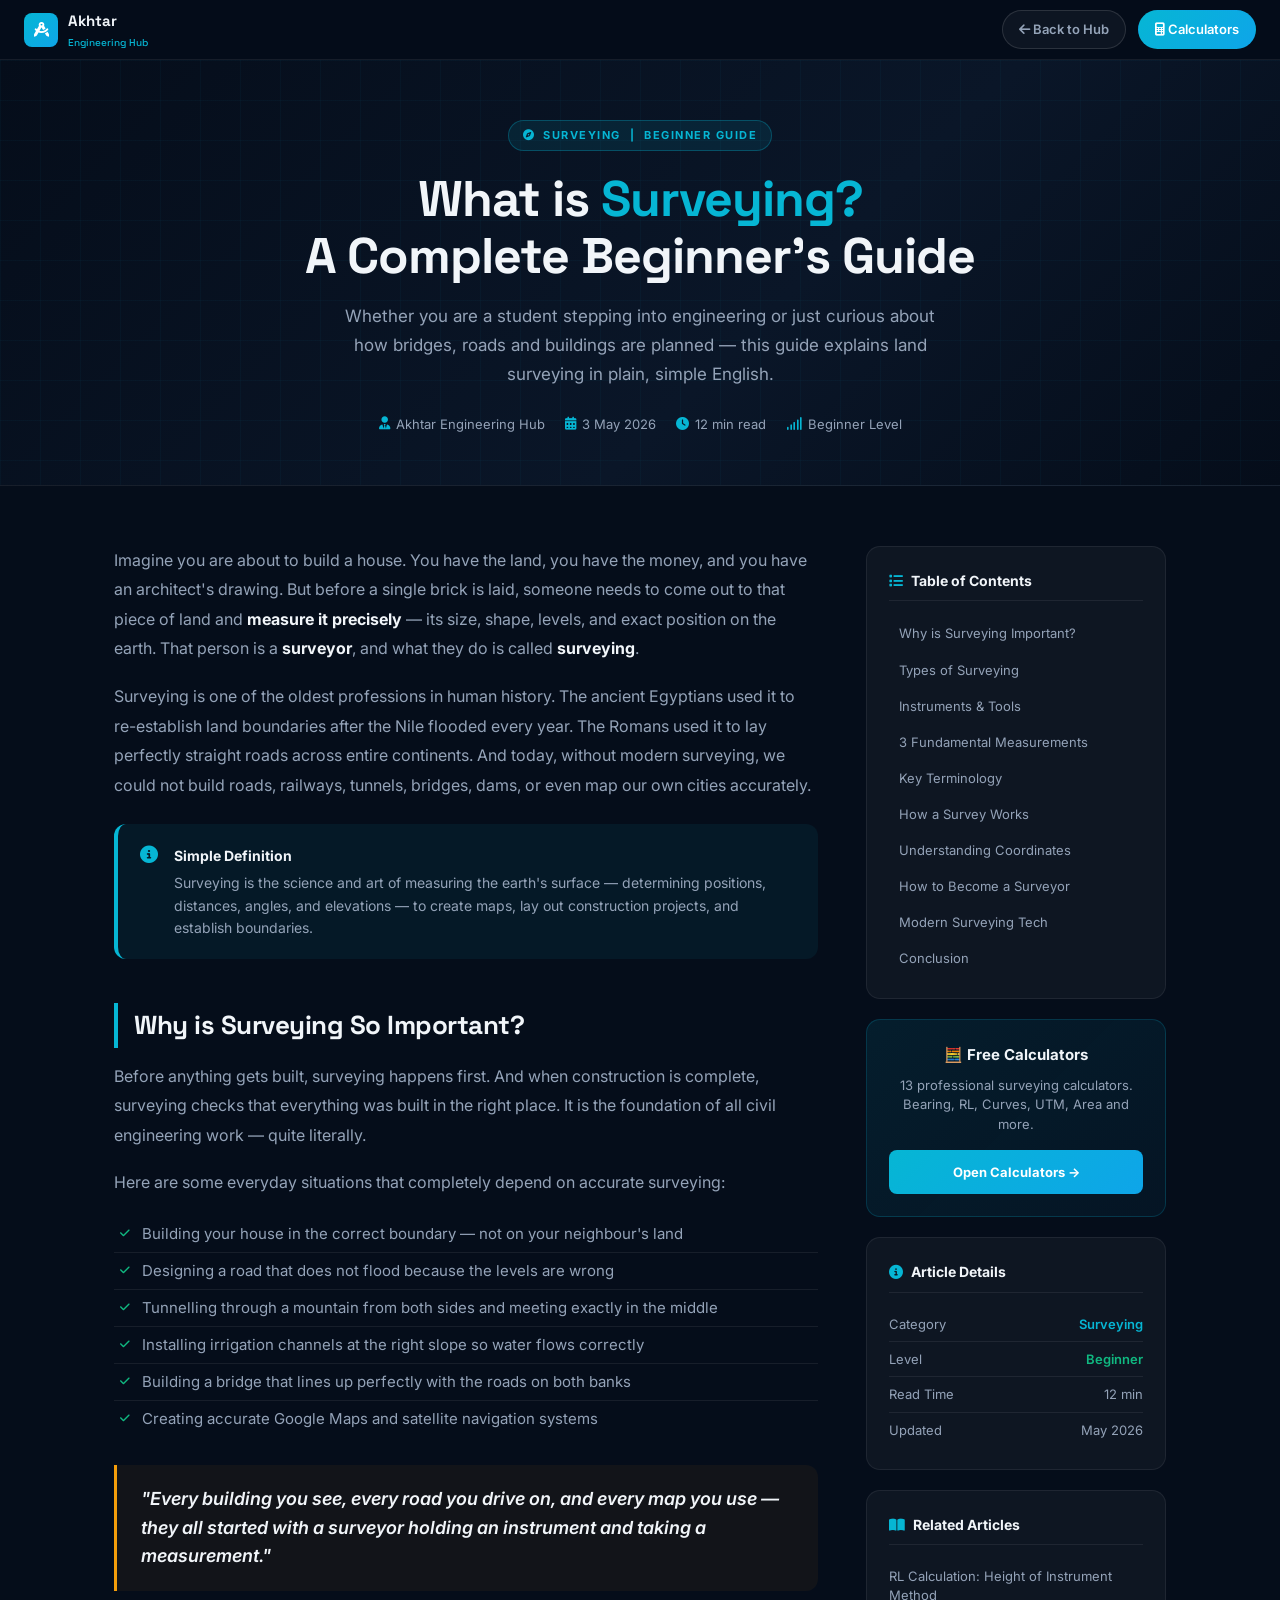
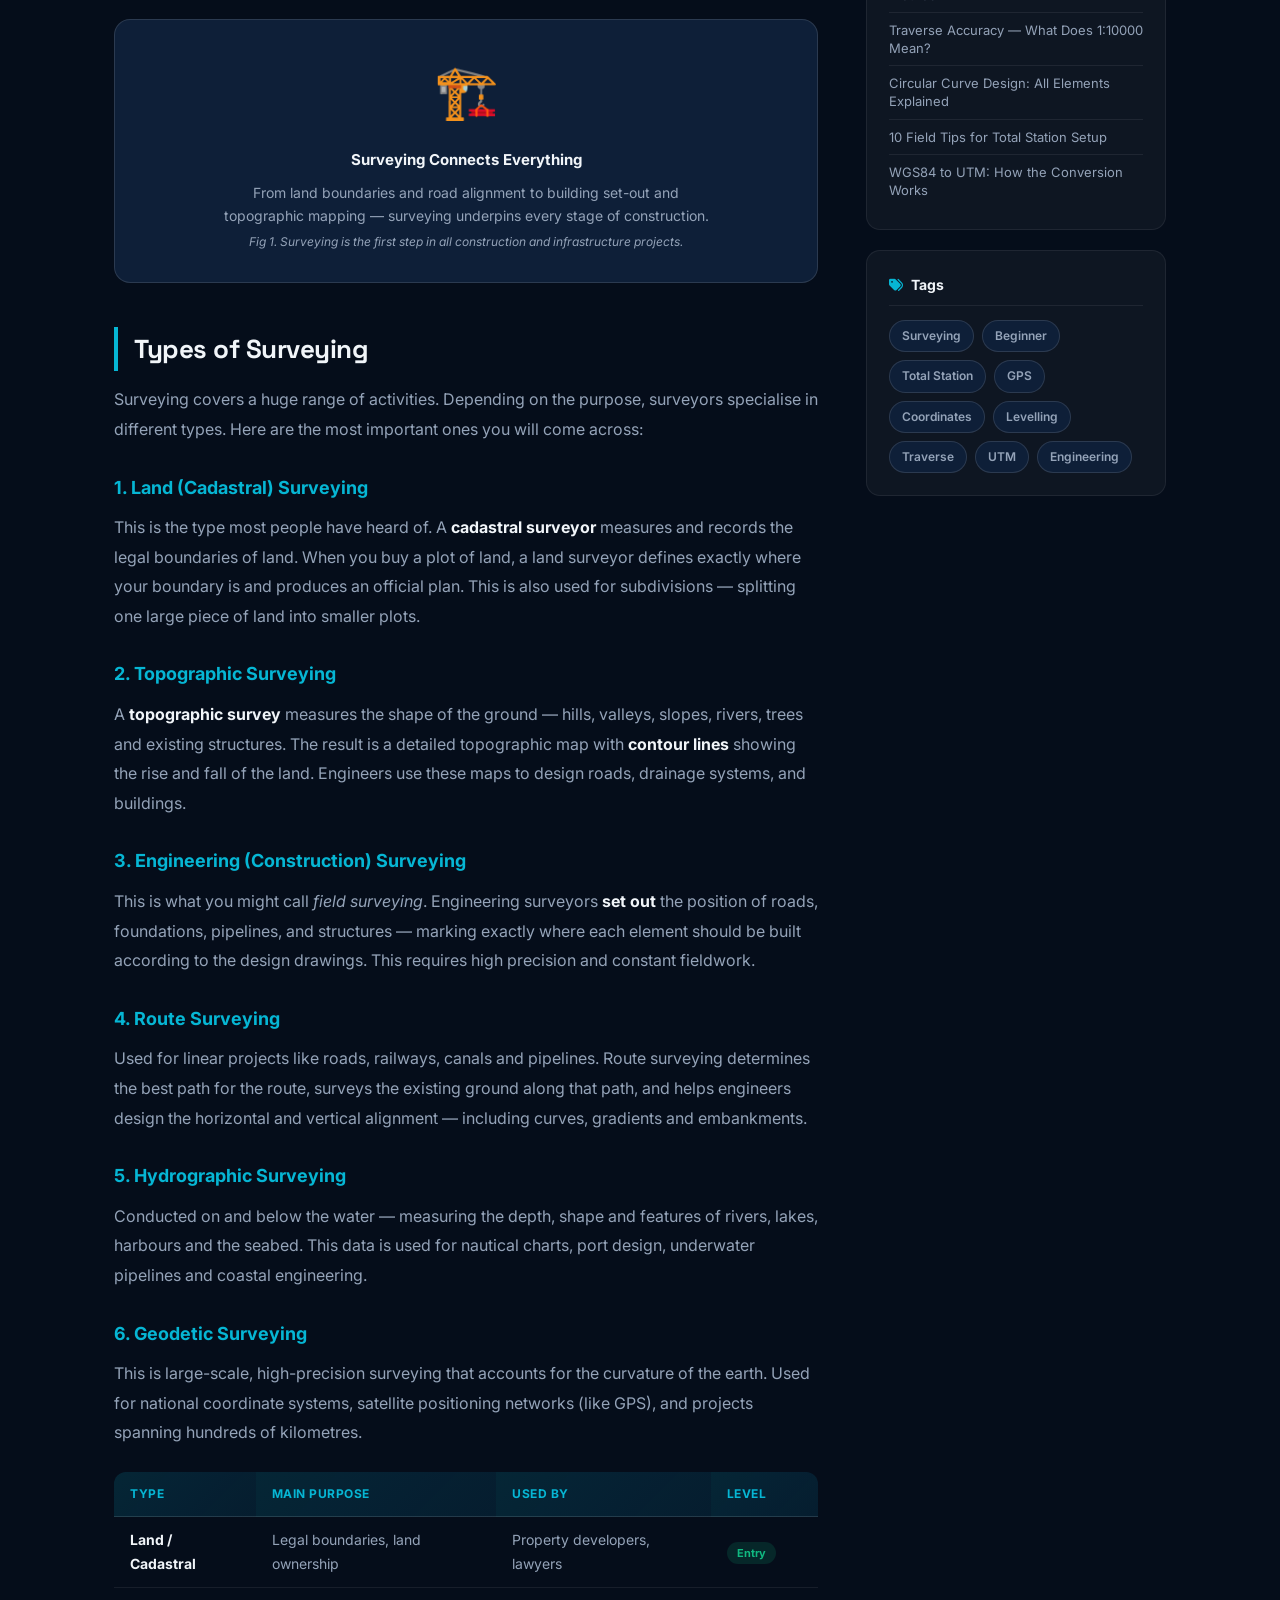
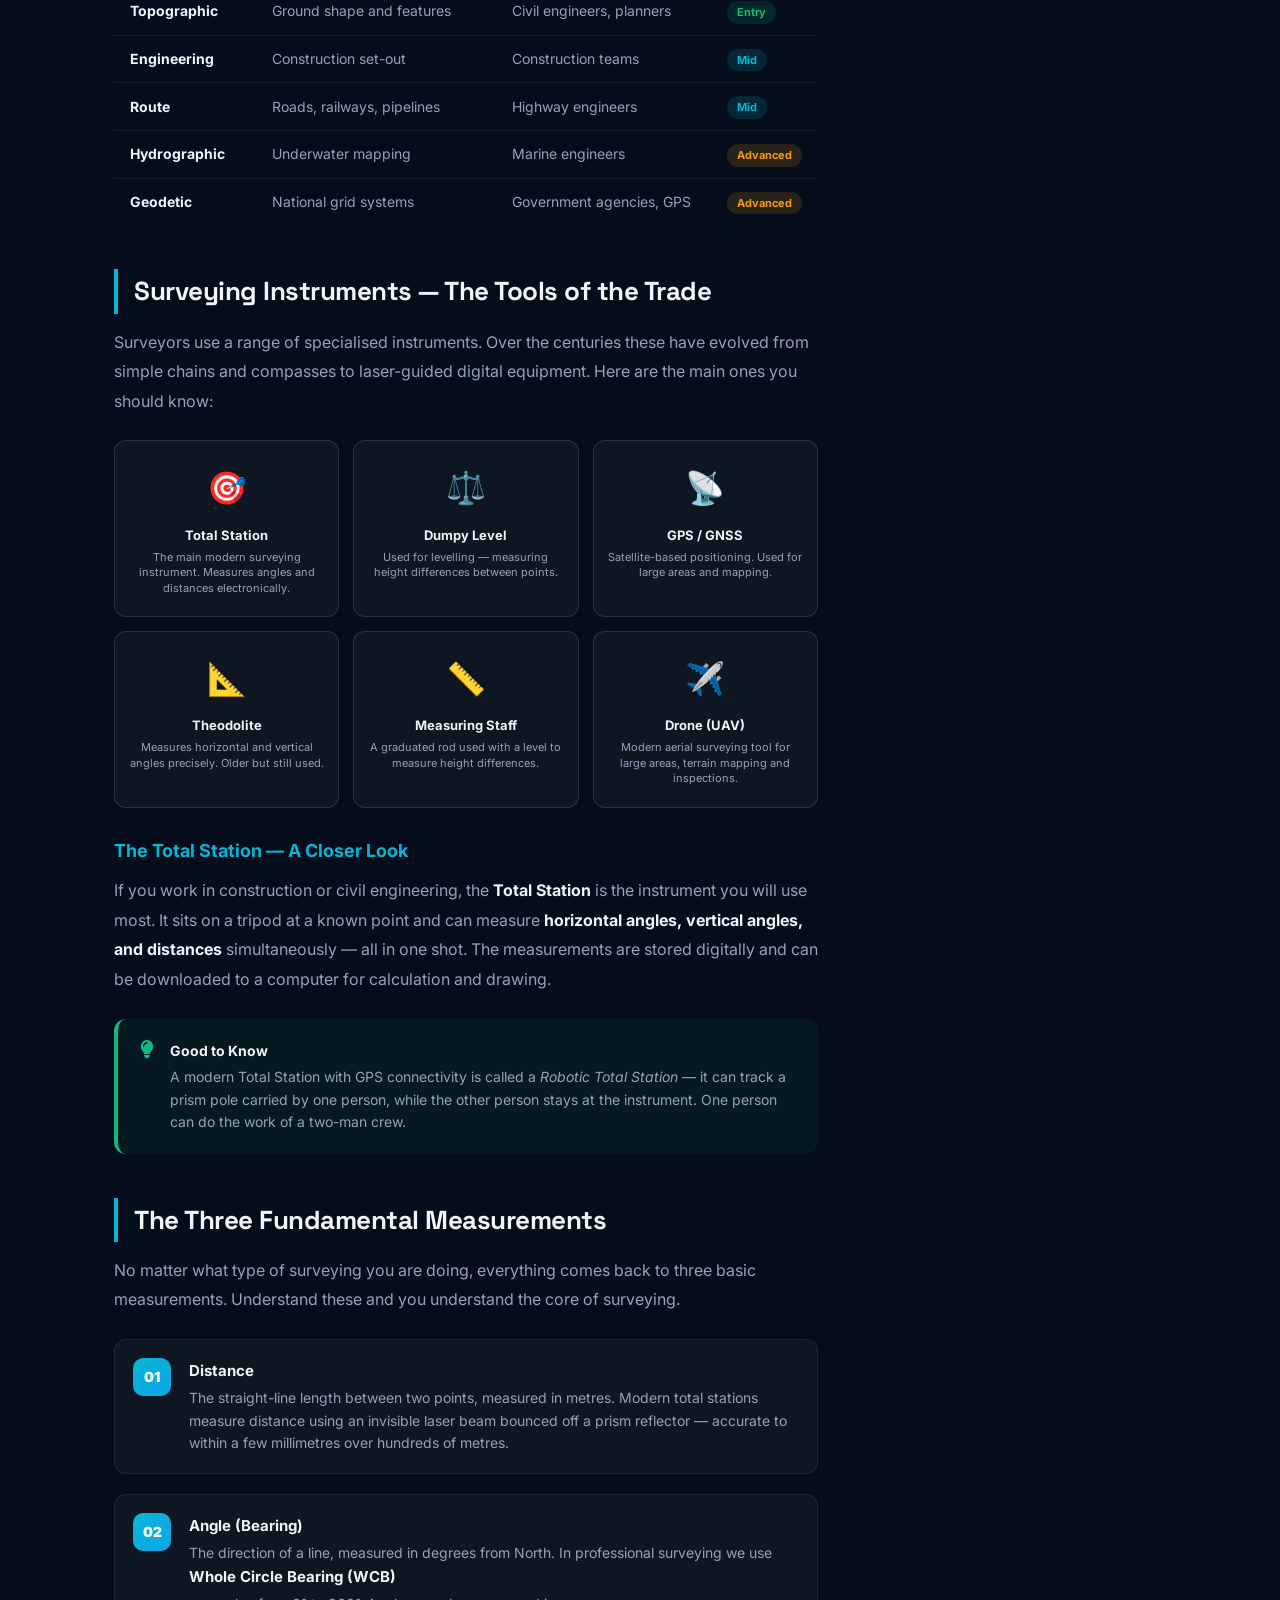
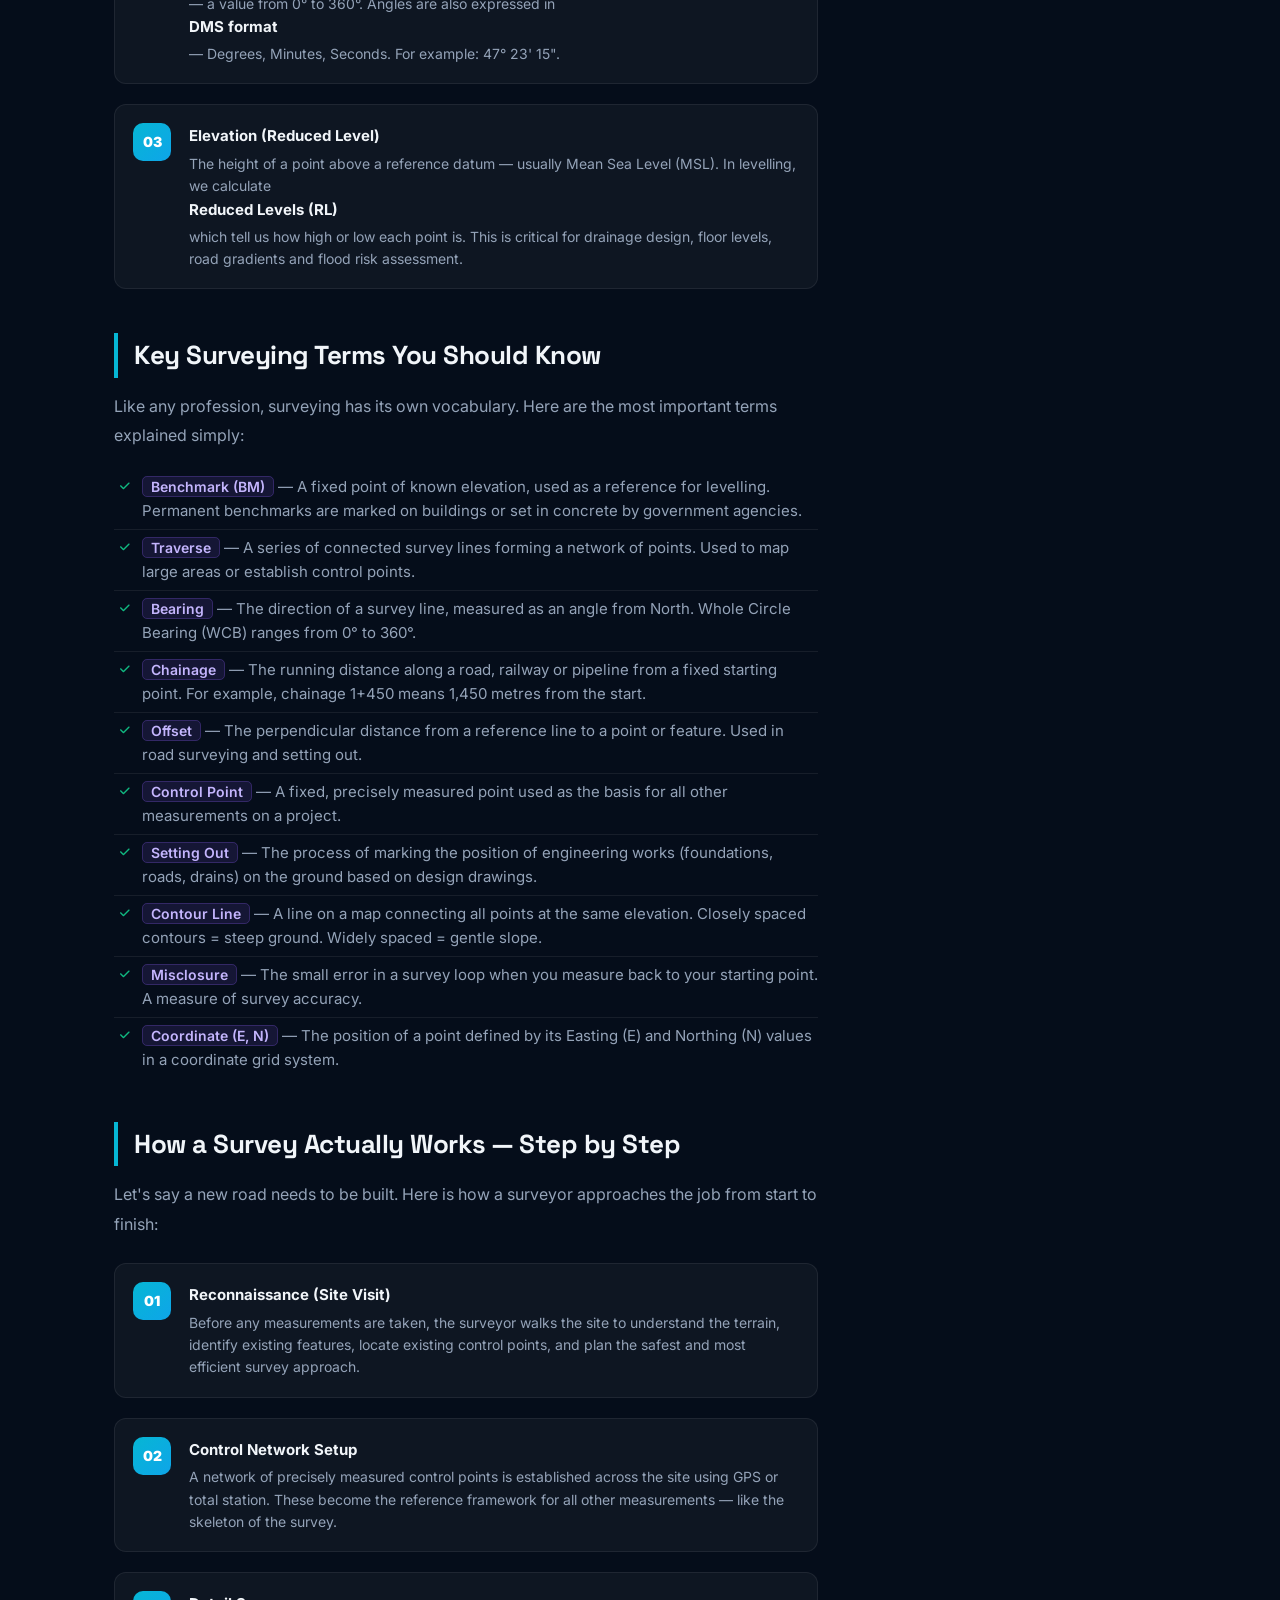
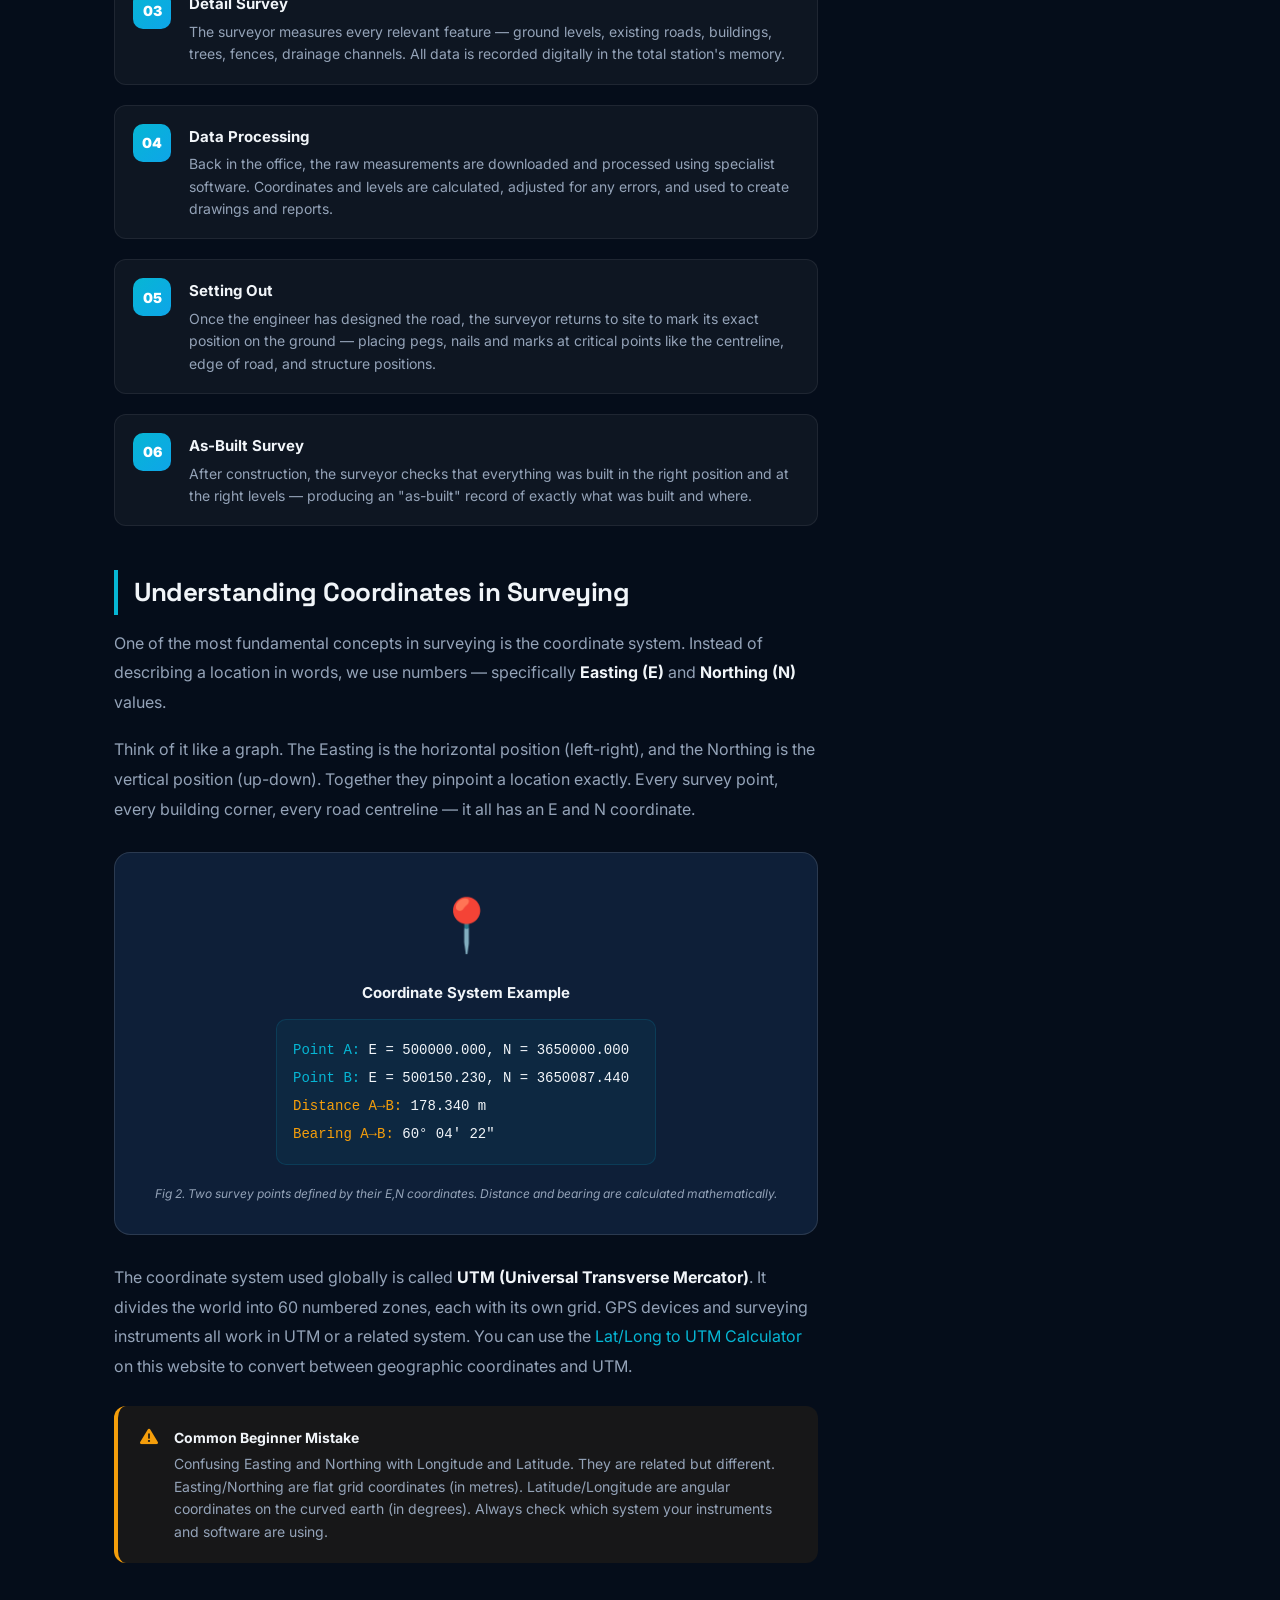
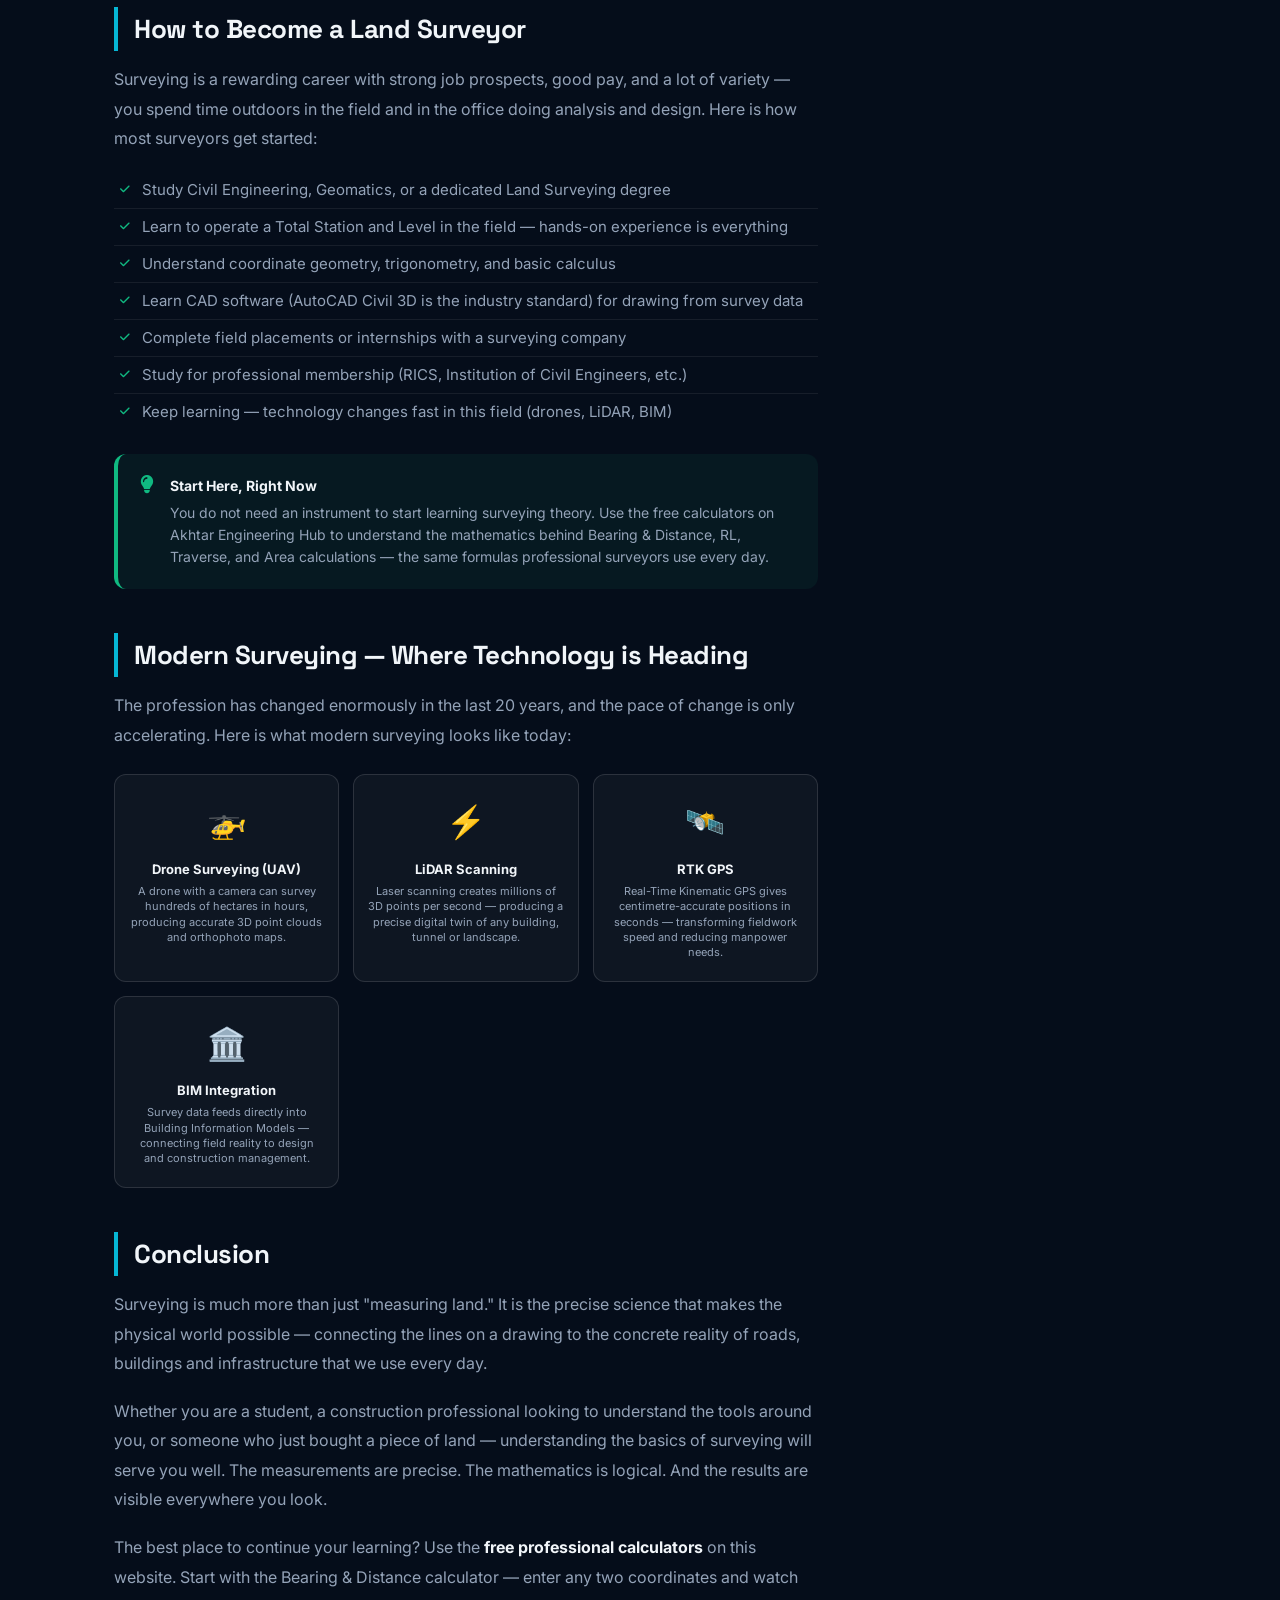
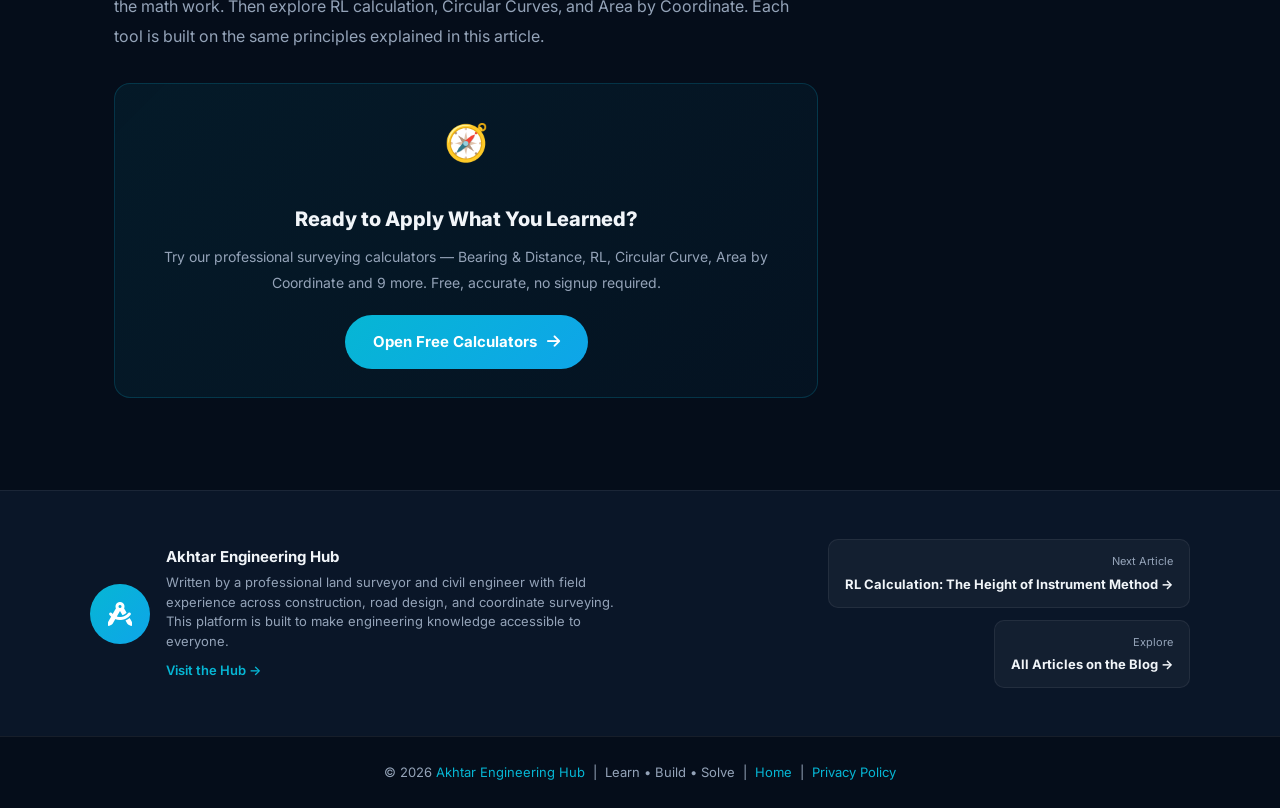
<file: what-is-surveying.html>
<!DOCTYPE html>
<html lang="en">
<head>
<meta charset="UTF-8">
<meta name="viewport" content="width=device-width, initial-scale=1.0">

<!-- SEO -->
<title>What is Surveying? A Complete Beginner's Guide | Akhtar Engineering Hub</title>
<meta name="description" content="What is land surveying? Learn everything from scratch — definition, types, instruments, basic concepts and how surveying is used in construction. Written by a professional surveyor.">
<meta name="keywords" content="what is surveying, land surveying for beginners, types of surveying, surveying instruments, land surveying guide, surveying basics, what does a surveyor do, engineering surveying">
<meta name="author" content="Akhtar Engineering Hub">
<meta name="robots" content="index, follow">
<link rel="canonical" href="https://akhtarengineeringhub.com/what-is-surveying.html">

<!-- Open Graph -->
<meta property="og:type" content="article">
<meta property="og:url" content="https://akhtarengineeringhub.com/what-is-surveying.html">
<meta property="og:title" content="What is Surveying? A Complete Beginner's Guide">
<meta property="og:description" content="Learn land surveying from scratch — definition, types, instruments, and real-world applications. Written by a professional engineer in plain English.">
<meta property="og:site_name" content="Akhtar Engineering Hub">
<meta property="article:published_time" content="2026-05-03">
<meta property="article:author" content="Akhtar Engineering Hub">
<meta property="article:section" content="Surveying">

<!-- Twitter Card -->
<meta name="twitter:card" content="summary_large_image">
<meta name="twitter:title" content="What is Surveying? A Complete Beginner's Guide">
<meta name="twitter:description" content="Learn land surveying from scratch — definition, types, instruments and real-world applications.">

<!-- Structured Data -->
<script type="application/ld+json">
{
  "@context": "https://schema.org",
  "@type": "Article",
  "headline": "What is Surveying? A Complete Beginner's Guide",
  "description": "A complete beginner's guide to land surveying — definition, types, instruments, and applications written by a professional engineer.",
  "author": {"@type": "Person", "name": "Akhtar Engineering Hub"},
  "publisher": {"@type": "Organization", "name": "Akhtar Engineering Hub"},
  "datePublished": "2026-05-03",
  "dateModified": "2026-05-03",
  "mainEntityOfPage": {"@type": "WebPage", "@id": "https://akhtarengineeringhub.com/what-is-surveying.html"},
  "articleSection": "Surveying",
  "keywords": "surveying, land surveying, types of surveying, surveying instruments, beginners guide"
}
</script>

<link href="https://fonts.googleapis.com/css2?family=Inter:wght@300;400;500;600;700;800;900&family=Space+Grotesk:wght@400;600;700&display=swap" rel="stylesheet">
<link rel="stylesheet" href="https://cdnjs.cloudflare.com/ajax/libs/font-awesome/6.5.0/css/all.min.css">

<style>
/* ── Base ── */
*, *::before, *::after { margin:0; padding:0; box-sizing:border-box; }
:root {
  --bg:#050d1a; --bg2:#0a1628; --bg3:#0e1f38;
  --card:rgba(255,255,255,0.04); --border:rgba(255,255,255,0.07);
  --border2:rgba(255,255,255,0.12); --text:#f1f5f9; --text-sub:#94a3b8;
  --cyan:#06b6d4; --gold:#f59e0b; --green:#10b981; --purple:#8b5cf6;
  --nav-bg:rgba(5,13,26,0.95);
}
html { scroll-behavior:smooth; }
body { font-family:'Inter',sans-serif; background:var(--bg); color:var(--text); line-height:1.7; overflow-x:hidden; }
a { color:var(--cyan); text-decoration:none; }
a:hover { text-decoration:underline; }
::-webkit-scrollbar { width:5px; }
::-webkit-scrollbar-thumb { background:var(--cyan); border-radius:10px; }

/* ── Navbar ── */
.navbar {
  position:fixed; top:0; left:0; right:0; z-index:100;
  background:var(--nav-bg); backdrop-filter:blur(20px);
  border-bottom:1px solid var(--border);
  padding:0 24px; height:60px;
  display:flex; align-items:center; justify-content:space-between;
}
.nav-brand {
  display:flex; align-items:center; gap:10px; text-decoration:none;
}
.nav-icon {
  width:34px; height:34px; background:linear-gradient(135deg,var(--cyan),#0ea5e9);
  border-radius:8px; display:flex; align-items:center; justify-content:center;
  color:#fff; font-size:15px;
}
.nav-title { font-family:'Space Grotesk',sans-serif; font-size:15px; font-weight:700; color:var(--text); }
.nav-title span { display:block; font-size:10px; color:var(--cyan); font-weight:500; }
.nav-right { display:flex; gap:12px; align-items:center; }
.nav-link-btn {
  padding:7px 16px; border-radius:100px; font-size:13px; font-weight:600;
  background:var(--card); border:1px solid var(--border2); color:var(--text-sub);
  cursor:pointer; transition:all .2s;
}
.nav-link-btn:hover, .nav-link-btn.primary { background:linear-gradient(135deg,var(--cyan),#0ea5e9); color:#fff; border-color:transparent; }

/* ── Hero Banner ── */
.article-hero {
  margin-top:60px; padding:60px 24px 50px;
  background:linear-gradient(135deg,#050d1a 0%,#0a1628 60%,#050d1a 100%);
  border-bottom:1px solid var(--border); text-align:center; position:relative; overflow:hidden;
}
.article-hero::before {
  content:''; position:absolute; inset:0;
  background-image:linear-gradient(rgba(6,182,212,0.04) 1px,transparent 1px),linear-gradient(90deg,rgba(6,182,212,0.04) 1px,transparent 1px);
  background-size:40px 40px;
}
.article-hero-inner { position:relative; z-index:1; max-width:800px; margin:0 auto; }
.article-cat { display:inline-flex; align-items:center; gap:8px; background:rgba(6,182,212,0.1); border:1px solid rgba(6,182,212,0.3); color:var(--cyan); font-size:11px; font-weight:700; letter-spacing:1.5px; padding:5px 14px; border-radius:100px; margin-bottom:20px; text-transform:uppercase; }
.article-hero h1 { font-family:'Space Grotesk',sans-serif; font-size:clamp(28px,5vw,50px); font-weight:800; line-height:1.15; letter-spacing:-1px; margin-bottom:16px; }
.article-hero h1 span { color:var(--cyan); }
.article-hero .intro { font-size:17px; color:var(--text-sub); max-width:620px; margin:0 auto 24px; line-height:1.7; }
.article-meta { display:flex; align-items:center; justify-content:center; gap:20px; flex-wrap:wrap; font-size:13px; color:var(--text-sub); }
.article-meta span { display:flex; align-items:center; gap:6px; }
.article-meta i { color:var(--cyan); }

/* ── Layout ── */
.article-layout { max-width:1100px; margin:0 auto; padding:60px 24px; display:grid; grid-template-columns:1fr 300px; gap:48px; align-items:start; }
.article-body { min-width:0; }
.article-sidebar { position:sticky; top:80px; }

/* ── Article Body ── */
.article-body h2 {
  font-family:'Space Grotesk',sans-serif;
  font-size:26px; font-weight:800; margin:44px 0 14px;
  color:var(--text); letter-spacing:-0.5px;
  border-left:4px solid var(--cyan); padding-left:16px;
}
.article-body h3 {
  font-size:18px; font-weight:700; margin:28px 0 10px; color:var(--cyan);
}
.article-body p {
  font-size:16px; color:var(--text-sub); margin-bottom:18px; line-height:1.85;
}
.article-body strong { color:var(--text); font-weight:700; }
.article-body ul, .article-body ol { margin:12px 0 18px 0; padding-left:0; list-style:none; }
.article-body ul li, .article-body ol li {
  font-size:15px; color:var(--text-sub); padding:6px 0 6px 28px;
  border-bottom:1px solid var(--border); position:relative; line-height:1.6;
}
.article-body ul li::before { content:'\f00c'; font-family:'Font Awesome 6 Free'; font-weight:900; color:var(--green); font-size:11px; position:absolute; left:6px; top:9px; }
.article-body ol { counter-reset:list-counter; }
.article-body ol li { counter-increment:list-counter; }
.article-body ol li::before { content:counter(list-counter); background:var(--cyan); color:#fff; font-size:11px; font-weight:800; width:20px; height:20px; border-radius:50%; display:flex; align-items:center; justify-content:center; position:absolute; left:0; top:8px; }
.article-body li:last-child { border-bottom:none; }

/* ── Visual Elements ── */
.visual-box {
  background:var(--bg3); border:1px solid var(--border2);
  border-radius:16px; padding:28px; margin:28px 0; text-align:center;
}
.visual-box .vis-icon { font-size:52px; margin-bottom:10px; display:block; }
.visual-box .vis-caption { font-size:12px; color:var(--text-sub); margin-top:10px; font-style:italic; }
.visual-box .vis-title { font-size:15px; font-weight:700; color:var(--text); margin-bottom:4px; }

.visual-grid { display:grid; grid-template-columns:repeat(auto-fill,minmax(180px,1fr)); gap:14px; margin:24px 0; }
.vis-card {
  background:var(--card); border:1px solid var(--border2);
  border-radius:12px; padding:20px 14px; text-align:center;
  transition:all .2s;
}
.vis-card:hover { border-color:var(--cyan); transform:translateY(-3px); }
.vis-card .vc-icon { font-size:32px; margin-bottom:8px; display:block; }
.vis-card .vc-name { font-size:13px; font-weight:700; color:var(--text); margin-bottom:4px; }
.vis-card .vc-desc { font-size:11px; color:var(--text-sub); line-height:1.4; }

/* Comparison Table */
.compare-table { width:100%; border-collapse:collapse; margin:24px 0; font-size:14px; border-radius:12px; overflow:hidden; }
.compare-table th { background:linear-gradient(135deg,rgba(6,182,212,0.15),rgba(14,165,233,0.1)); color:var(--cyan); padding:12px 16px; text-align:left; font-weight:700; font-size:12px; letter-spacing:0.5px; text-transform:uppercase; border-bottom:1px solid var(--border2); }
.compare-table td { padding:11px 16px; border-bottom:1px solid var(--border); color:var(--text-sub); }
.compare-table tr:hover td { background:rgba(6,182,212,0.04); color:var(--text); }
.compare-table tr:last-child td { border-bottom:none; }
.compare-table .tag { display:inline-block; padding:2px 10px; border-radius:100px; font-size:11px; font-weight:700; }
.tag-beginner { background:rgba(16,185,129,0.15); color:#10b981; }
.tag-intermediate { background:rgba(6,182,212,0.15); color:#06b6d4; }
.tag-advanced { background:rgba(245,158,11,0.15); color:#f59e0b; }

/* Callout Boxes */
.callout {
  border-radius:12px; padding:20px 22px; margin:24px 0;
  display:flex; gap:16px; align-items:flex-start;
}
.callout.info { background:rgba(6,182,212,0.07); border-left:4px solid var(--cyan); }
.callout.tip  { background:rgba(16,185,129,0.07); border-left:4px solid var(--green); }
.callout.warn { background:rgba(245,158,11,0.07); border-left:4px solid var(--gold); }
.callout i { font-size:18px; margin-top:2px; flex-shrink:0; }
.callout.info i { color:var(--cyan); }
.callout.tip i  { color:var(--green); }
.callout.warn i { color:var(--gold); }
.callout-body strong { display:block; font-size:14px; font-weight:700; color:var(--text); margin-bottom:4px; }
.callout-body p { font-size:14px; color:var(--text-sub); margin:0; line-height:1.6; }

/* Quote */
.pull-quote {
  border-left:3px solid var(--gold); background:rgba(245,158,11,0.05);
  border-radius:0 12px 12px 0; padding:20px 24px; margin:28px 0;
  font-size:18px; font-style:italic; font-weight:600; color:var(--text);
  line-height:1.6;
}

/* Key Term */
.key-term {
  display:inline; background:rgba(139,92,246,0.12); border:1px solid rgba(139,92,246,0.25);
  border-radius:5px; padding:1px 8px; font-size:14px; font-weight:600; color:#c4b5fd;
  font-style:normal;
}

/* Process Steps */
.steps { margin:24px 0; }
.step {
  display:flex; gap:18px; margin-bottom:20px; align-items:flex-start;
  background:var(--card); border:1px solid var(--border); border-radius:12px; padding:18px;
  transition:all .2s;
}
.step:hover { border-color:var(--border2); }
.step-num {
  min-width:38px; height:38px; background:linear-gradient(135deg,var(--cyan),#0ea5e9);
  border-radius:10px; display:flex; align-items:center; justify-content:center;
  font-weight:900; font-size:14px; color:#fff; flex-shrink:0;
}
.step-body strong { display:block; font-size:15px; font-weight:700; color:var(--text); margin-bottom:4px; }
.step-body p { font-size:14px; color:var(--text-sub); margin:0; line-height:1.6; }

/* ── Sidebar ── */
.sidebar-card {
  background:var(--card); border:1px solid var(--border);
  border-radius:14px; padding:22px; margin-bottom:20px;
}
.sidebar-card h4 { font-size:14px; font-weight:700; color:var(--text); margin-bottom:14px; padding-bottom:8px; border-bottom:1px solid var(--border); display:flex; align-items:center; gap:8px; }
.sidebar-card h4 i { color:var(--cyan); }
.toc-list { list-style:none; }
.toc-list li { padding:0; border:none; }
.toc-list li::before { display:none; }
.toc-list li a { display:block; font-size:13px; color:var(--text-sub); padding:7px 10px; border-radius:6px; transition:all .2s; border:none; }
.toc-list li a:hover { background:rgba(6,182,212,0.08); color:var(--cyan); text-decoration:none; }
.related-list { list-style:none; }
.related-list li { padding:0; border:none; }
.related-list li::before { display:none; }
.related-list li a { display:block; font-size:13px; color:var(--text-sub); padding:8px 0; border-bottom:1px solid var(--border); line-height:1.4; transition:color .2s; }
.related-list li:last-child a { border-bottom:none; }
.related-list li a:hover { color:var(--cyan); text-decoration:none; }
.sidebar-cta { background:linear-gradient(135deg,rgba(6,182,212,0.1),rgba(14,165,233,0.05)); border:1px solid rgba(6,182,212,0.2); border-radius:14px; padding:22px; margin-bottom:20px; text-align:center; }
.sidebar-cta h4 { font-size:15px; font-weight:700; margin-bottom:8px; }
.sidebar-cta p { font-size:13px; color:var(--text-sub); margin-bottom:16px; line-height:1.5; }
.sidebar-cta a { display:block; background:linear-gradient(135deg,var(--cyan),#0ea5e9); color:#fff; font-size:13px; font-weight:700; padding:11px; border-radius:8px; }
.sidebar-cta a:hover { text-decoration:none; opacity:.9; }
.tag-cloud { display:flex; flex-wrap:wrap; gap:8px; }
.tag-pill { padding:5px 12px; border-radius:100px; font-size:12px; font-weight:600; background:var(--bg3); border:1px solid var(--border2); color:var(--text-sub); cursor:default; }

/* ── Footer Article ── */
.article-footer { background:var(--bg2); border-top:1px solid var(--border); padding:48px 24px; }
.article-footer-inner { max-width:1100px; margin:0 auto; display:grid; grid-template-columns:1fr 1fr; gap:32px; align-items:center; }
.author-card { display:flex; gap:16px; align-items:center; }
.author-avatar { width:60px; height:60px; background:linear-gradient(135deg,var(--cyan),#0ea5e9); border-radius:50%; display:flex; align-items:center; justify-content:center; font-size:24px; color:#fff; flex-shrink:0; }
.author-info h4 { font-size:15px; font-weight:700; margin-bottom:4px; }
.author-info p { font-size:13px; color:var(--text-sub); line-height:1.5; }
.nav-articles { display:flex; flex-direction:column; gap:12px; align-items:flex-end; }
.nav-article-link { display:flex; flex-direction:column; align-items:flex-end; text-align:right; padding:12px 16px; background:var(--card); border:1px solid var(--border); border-radius:10px; text-decoration:none; transition:all .2s; }
.nav-article-link:hover { border-color:var(--cyan); text-decoration:none; }
.nav-article-link span { font-size:11px; color:var(--text-sub); }
.nav-article-link strong { font-size:13px; color:var(--text); margin-top:2px; }

/* ── Back to Top / Progress ── */
.progress-bar { position:fixed; top:60px; left:0; height:3px; background:linear-gradient(90deg,var(--cyan),#0ea5e9); z-index:200; transition:width .1s; }
.back-top { position:fixed; bottom:24px; right:24px; width:44px; height:44px; background:var(--cyan); border-radius:50%; display:flex; align-items:center; justify-content:center; color:#fff; font-size:16px; cursor:pointer; box-shadow:0 4px 20px rgba(6,182,212,0.4); opacity:0; transition:all .3s; z-index:200; border:none; }
.back-top.show { opacity:1; }

/* ── Page Footer ── */
.page-footer { background:var(--bg); border-top:1px solid var(--border); padding:24px; text-align:center; font-size:13px; color:var(--text-sub); }
.page-footer a { color:var(--cyan); }

/* ── Responsive ── */
@media(max-width:900px) {
  .article-layout { grid-template-columns:1fr; }
  .article-sidebar { position:static; display:none; }
  .article-footer-inner { grid-template-columns:1fr; }
  .nav-articles { align-items:flex-start; }
  .nav-article-link { text-align:left; align-items:flex-start; }
}
@media(max-width:600px) {
  .visual-grid { grid-template-columns:1fr 1fr; }
  .article-meta { gap:12px; }
}
</style>
</head>
<body>

<!-- Progress Bar -->
<div class="progress-bar" id="progressBar"></div>

<!-- Navbar -->
<header class="navbar">
  <a href="index.html" class="nav-brand">
    <div class="nav-icon"><i class="fas fa-drafting-compass"></i></div>
    <div class="nav-title">Akhtar<span>Engineering Hub</span></div>
  </a>
  <div class="nav-right">
    <a href="index.html" class="nav-link-btn"><i class="fas fa-arrow-left"></i> Back to Hub</a>
    <a href="index.html#tools" onclick="localStorage.setItem('aeh-goto','tools')" class="nav-link-btn primary"><i class="fas fa-calculator"></i> Calculators</a>
  </div>
</header>

<!-- Article Hero -->
<div class="article-hero">
  <div class="article-hero-inner">
    <div class="article-cat"><i class="fas fa-compass"></i> Surveying &nbsp;|&nbsp; Beginner Guide</div>
    <h1>What is <span>Surveying?</span><br>A Complete Beginner's Guide</h1>
    <p class="intro">Whether you are a student stepping into engineering or just curious about how bridges, roads and buildings are planned — this guide explains land surveying in plain, simple English.</p>
    <div class="article-meta">
      <span><i class="fas fa-user-tie"></i> Akhtar Engineering Hub</span>
      <span><i class="fas fa-calendar-alt"></i> 3 May 2026</span>
      <span><i class="fas fa-clock"></i> 12 min read</span>
      <span><i class="fas fa-signal"></i> Beginner Level</span>
    </div>
  </div>
</div>

<!-- Main Layout -->
<div class="article-layout">

  <!-- ── ARTICLE BODY ── -->
  <article class="article-body">

    <!-- INTRO -->
    <p>Imagine you are about to build a house. You have the land, you have the money, and you have an architect's drawing. But before a single brick is laid, someone needs to come out to that piece of land and <strong>measure it precisely</strong> — its size, shape, levels, and exact position on the earth. That person is a <strong>surveyor</strong>, and what they do is called <strong>surveying</strong>.</p>

    <p>Surveying is one of the oldest professions in human history. The ancient Egyptians used it to re-establish land boundaries after the Nile flooded every year. The Romans used it to lay perfectly straight roads across entire continents. And today, without modern surveying, we could not build roads, railways, tunnels, bridges, dams, or even map our own cities accurately.</p>

    <div class="callout info">
      <i class="fas fa-info-circle"></i>
      <div class="callout-body">
        <strong>Simple Definition</strong>
        <p>Surveying is the science and art of measuring the earth's surface — determining positions, distances, angles, and elevations — to create maps, lay out construction projects, and establish boundaries.</p>
      </div>
    </div>

    <!-- SECTION 1 -->
    <h2 id="why-important">Why is Surveying So Important?</h2>

    <p>Before anything gets built, surveying happens first. And when construction is complete, surveying checks that everything was built in the right place. It is the foundation of all civil engineering work — quite literally.</p>

    <p>Here are some everyday situations that completely depend on accurate surveying:</p>

    <ul>
      <li>Building your house in the correct boundary — not on your neighbour's land</li>
      <li>Designing a road that does not flood because the levels are wrong</li>
      <li>Tunnelling through a mountain from both sides and meeting exactly in the middle</li>
      <li>Installing irrigation channels at the right slope so water flows correctly</li>
      <li>Building a bridge that lines up perfectly with the roads on both banks</li>
      <li>Creating accurate Google Maps and satellite navigation systems</li>
    </ul>

    <div class="pull-quote">
      "Every building you see, every road you drive on, and every map you use — they all started with a surveyor holding an instrument and taking a measurement."
    </div>

    <!-- IMAGE: Why Surveying -->
    <div class="visual-box">
      <span class="vis-icon">🏗️</span>
      <div class="vis-title">Surveying Connects Everything</div>
      <p style="font-size:14px;color:var(--text-sub);max-width:500px;margin:10px auto 0;line-height:1.6;">From land boundaries and road alignment to building set-out and topographic mapping — surveying underpins every stage of construction.</p>
      <span class="vis-caption">Fig 1. Surveying is the first step in all construction and infrastructure projects.</span>
    </div>

    <!-- SECTION 2 -->
    <h2 id="types">Types of Surveying</h2>

    <p>Surveying covers a huge range of activities. Depending on the purpose, surveyors specialise in different types. Here are the most important ones you will come across:</p>

    <h3>1. Land (Cadastral) Surveying</h3>
    <p>This is the type most people have heard of. A <strong>cadastral surveyor</strong> measures and records the legal boundaries of land. When you buy a plot of land, a land surveyor defines exactly where your boundary is and produces an official plan. This is also used for subdivisions — splitting one large piece of land into smaller plots.</p>

    <h3>2. Topographic Surveying</h3>
    <p>A <strong>topographic survey</strong> measures the shape of the ground — hills, valleys, slopes, rivers, trees and existing structures. The result is a detailed topographic map with <strong>contour lines</strong> showing the rise and fall of the land. Engineers use these maps to design roads, drainage systems, and buildings.</p>

    <h3>3. Engineering (Construction) Surveying</h3>
    <p>This is what you might call <em>field surveying</em>. Engineering surveyors <strong>set out</strong> the position of roads, foundations, pipelines, and structures — marking exactly where each element should be built according to the design drawings. This requires high precision and constant fieldwork.</p>

    <h3>4. Route Surveying</h3>
    <p>Used for linear projects like roads, railways, canals and pipelines. Route surveying determines the best path for the route, surveys the existing ground along that path, and helps engineers design the horizontal and vertical alignment — including curves, gradients and embankments.</p>

    <h3>5. Hydrographic Surveying</h3>
    <p>Conducted on and below the water — measuring the depth, shape and features of rivers, lakes, harbours and the seabed. This data is used for nautical charts, port design, underwater pipelines and coastal engineering.</p>

    <h3>6. Geodetic Surveying</h3>
    <p>This is large-scale, high-precision surveying that accounts for the curvature of the earth. Used for national coordinate systems, satellite positioning networks (like GPS), and projects spanning hundreds of kilometres.</p>

    <!-- Type Comparison Table -->
    <table class="compare-table">
      <thead>
        <tr><th>Type</th><th>Main Purpose</th><th>Used By</th><th>Level</th></tr>
      </thead>
      <tbody>
        <tr><td><strong>Land / Cadastral</strong></td><td>Legal boundaries, land ownership</td><td>Property developers, lawyers</td><td><span class="tag tag-beginner">Entry</span></td></tr>
        <tr><td><strong>Topographic</strong></td><td>Ground shape and features</td><td>Civil engineers, planners</td><td><span class="tag tag-beginner">Entry</span></td></tr>
        <tr><td><strong>Engineering</strong></td><td>Construction set-out</td><td>Construction teams</td><td><span class="tag tag-intermediate">Mid</span></td></tr>
        <tr><td><strong>Route</strong></td><td>Roads, railways, pipelines</td><td>Highway engineers</td><td><span class="tag tag-intermediate">Mid</span></td></tr>
        <tr><td><strong>Hydrographic</strong></td><td>Underwater mapping</td><td>Marine engineers</td><td><span class="tag tag-advanced">Advanced</span></td></tr>
        <tr><td><strong>Geodetic</strong></td><td>National grid systems</td><td>Government agencies, GPS</td><td><span class="tag tag-advanced">Advanced</span></td></tr>
      </tbody>
    </table>

    <!-- SECTION 3 -->
    <h2 id="instruments">Surveying Instruments — The Tools of the Trade</h2>

    <p>Surveyors use a range of specialised instruments. Over the centuries these have evolved from simple chains and compasses to laser-guided digital equipment. Here are the main ones you should know:</p>

    <!-- Instruments Grid -->
    <div class="visual-grid">
      <div class="vis-card">
        <span class="vc-icon">🎯</span>
        <div class="vc-name">Total Station</div>
        <div class="vc-desc">The main modern surveying instrument. Measures angles and distances electronically.</div>
      </div>
      <div class="vis-card">
        <span class="vc-icon">⚖️</span>
        <div class="vc-name">Dumpy Level</div>
        <div class="vc-desc">Used for levelling — measuring height differences between points.</div>
      </div>
      <div class="vis-card">
        <span class="vc-icon">📡</span>
        <div class="vc-name">GPS / GNSS</div>
        <div class="vc-desc">Satellite-based positioning. Used for large areas and mapping.</div>
      </div>
      <div class="vis-card">
        <span class="vc-icon">📐</span>
        <div class="vc-name">Theodolite</div>
        <div class="vc-desc">Measures horizontal and vertical angles precisely. Older but still used.</div>
      </div>
      <div class="vis-card">
        <span class="vc-icon">📏</span>
        <div class="vc-name">Measuring Staff</div>
        <div class="vc-desc">A graduated rod used with a level to measure height differences.</div>
      </div>
      <div class="vis-card">
        <span class="vc-icon">✈️</span>
        <div class="vc-name">Drone (UAV)</div>
        <div class="vc-desc">Modern aerial surveying tool for large areas, terrain mapping and inspections.</div>
      </div>
    </div>

    <h3>The Total Station — A Closer Look</h3>
    <p>If you work in construction or civil engineering, the <strong>Total Station</strong> is the instrument you will use most. It sits on a tripod at a known point and can measure <strong>horizontal angles, vertical angles, and distances</strong> simultaneously — all in one shot. The measurements are stored digitally and can be downloaded to a computer for calculation and drawing.</p>

    <div class="callout tip">
      <i class="fas fa-lightbulb"></i>
      <div class="callout-body">
        <strong>Good to Know</strong>
        <p>A modern Total Station with GPS connectivity is called a <em>Robotic Total Station</em> — it can track a prism pole carried by one person, while the other person stays at the instrument. One person can do the work of a two-man crew.</p>
      </div>
    </div>

    <!-- SECTION 4 -->
    <h2 id="measurements">The Three Fundamental Measurements</h2>

    <p>No matter what type of surveying you are doing, everything comes back to three basic measurements. Understand these and you understand the core of surveying.</p>

    <div class="steps">
      <div class="step">
        <div class="step-num">01</div>
        <div class="step-body">
          <strong>Distance</strong>
          <p>The straight-line length between two points, measured in metres. Modern total stations measure distance using an invisible laser beam bounced off a prism reflector — accurate to within a few millimetres over hundreds of metres.</p>
        </div>
      </div>
      <div class="step">
        <div class="step-num">02</div>
        <div class="step-body">
          <strong>Angle (Bearing)</strong>
          <p>The direction of a line, measured in degrees from North. In professional surveying we use <strong>Whole Circle Bearing (WCB)</strong> — a value from 0° to 360°. Angles are also expressed in <strong>DMS format</strong> — Degrees, Minutes, Seconds. For example: 47° 23' 15".</p>
        </div>
      </div>
      <div class="step">
        <div class="step-num">03</div>
        <div class="step-body">
          <strong>Elevation (Reduced Level)</strong>
          <p>The height of a point above a reference datum — usually Mean Sea Level (MSL). In levelling, we calculate <strong>Reduced Levels (RL)</strong> which tell us how high or low each point is. This is critical for drainage design, floor levels, road gradients and flood risk assessment.</p>
        </div>
      </div>
    </div>

    <!-- SECTION 5 -->
    <h2 id="terminology">Key Surveying Terms You Should Know</h2>

    <p>Like any profession, surveying has its own vocabulary. Here are the most important terms explained simply:</p>

    <ul>
      <li><span class="key-term">Benchmark (BM)</span> — A fixed point of known elevation, used as a reference for levelling. Permanent benchmarks are marked on buildings or set in concrete by government agencies.</li>
      <li><span class="key-term">Traverse</span> — A series of connected survey lines forming a network of points. Used to map large areas or establish control points.</li>
      <li><span class="key-term">Bearing</span> — The direction of a survey line, measured as an angle from North. Whole Circle Bearing (WCB) ranges from 0° to 360°.</li>
      <li><span class="key-term">Chainage</span> — The running distance along a road, railway or pipeline from a fixed starting point. For example, chainage 1+450 means 1,450 metres from the start.</li>
      <li><span class="key-term">Offset</span> — The perpendicular distance from a reference line to a point or feature. Used in road surveying and setting out.</li>
      <li><span class="key-term">Control Point</span> — A fixed, precisely measured point used as the basis for all other measurements on a project.</li>
      <li><span class="key-term">Setting Out</span> — The process of marking the position of engineering works (foundations, roads, drains) on the ground based on design drawings.</li>
      <li><span class="key-term">Contour Line</span> — A line on a map connecting all points at the same elevation. Closely spaced contours = steep ground. Widely spaced = gentle slope.</li>
      <li><span class="key-term">Misclosure</span> — The small error in a survey loop when you measure back to your starting point. A measure of survey accuracy.</li>
      <li><span class="key-term">Coordinate (E, N)</span> — The position of a point defined by its Easting (E) and Northing (N) values in a coordinate grid system.</li>
    </ul>

    <!-- SECTION 6 -->
    <h2 id="workflow">How a Survey Actually Works — Step by Step</h2>

    <p>Let's say a new road needs to be built. Here is how a surveyor approaches the job from start to finish:</p>

    <div class="steps">
      <div class="step">
        <div class="step-num">01</div>
        <div class="step-body">
          <strong>Reconnaissance (Site Visit)</strong>
          <p>Before any measurements are taken, the surveyor walks the site to understand the terrain, identify existing features, locate existing control points, and plan the safest and most efficient survey approach.</p>
        </div>
      </div>
      <div class="step">
        <div class="step-num">02</div>
        <div class="step-body">
          <strong>Control Network Setup</strong>
          <p>A network of precisely measured control points is established across the site using GPS or total station. These become the reference framework for all other measurements — like the skeleton of the survey.</p>
        </div>
      </div>
      <div class="step">
        <div class="step-num">03</div>
        <div class="step-body">
          <strong>Detail Survey</strong>
          <p>The surveyor measures every relevant feature — ground levels, existing roads, buildings, trees, fences, drainage channels. All data is recorded digitally in the total station's memory.</p>
        </div>
      </div>
      <div class="step">
        <div class="step-num">04</div>
        <div class="step-body">
          <strong>Data Processing</strong>
          <p>Back in the office, the raw measurements are downloaded and processed using specialist software. Coordinates and levels are calculated, adjusted for any errors, and used to create drawings and reports.</p>
        </div>
      </div>
      <div class="step">
        <div class="step-num">05</div>
        <div class="step-body">
          <strong>Setting Out</strong>
          <p>Once the engineer has designed the road, the surveyor returns to site to mark its exact position on the ground — placing pegs, nails and marks at critical points like the centreline, edge of road, and structure positions.</p>
        </div>
      </div>
      <div class="step">
        <div class="step-num">06</div>
        <div class="step-body">
          <strong>As-Built Survey</strong>
          <p>After construction, the surveyor checks that everything was built in the right position and at the right levels — producing an "as-built" record of exactly what was built and where.</p>
        </div>
      </div>
    </div>

    <!-- SECTION 7 -->
    <h2 id="coordinates">Understanding Coordinates in Surveying</h2>

    <p>One of the most fundamental concepts in surveying is the coordinate system. Instead of describing a location in words, we use numbers — specifically <strong>Easting (E)</strong> and <strong>Northing (N)</strong> values.</p>

    <p>Think of it like a graph. The Easting is the horizontal position (left-right), and the Northing is the vertical position (up-down). Together they pinpoint a location exactly. Every survey point, every building corner, every road centreline — it all has an E and N coordinate.</p>

    <div class="visual-box">
      <span class="vis-icon">📍</span>
      <div class="vis-title">Coordinate System Example</div>
      <div style="font-family:monospace;background:rgba(6,182,212,0.06);border:1px solid rgba(6,182,212,0.15);border-radius:10px;padding:16px;margin:14px 0;font-size:14px;line-height:2;text-align:left;max-width:380px;margin-left:auto;margin-right:auto;">
        <span style="color:#06b6d4;">Point A:</span> E = 500000.000, N = 3650000.000<br>
        <span style="color:#06b6d4;">Point B:</span> E = 500150.230, N = 3650087.440<br>
        <span style="color:#f59e0b;">Distance A→B:</span> 178.340 m<br>
        <span style="color:#f59e0b;">Bearing A→B:</span> 60° 04' 22"
      </div>
      <span class="vis-caption">Fig 2. Two survey points defined by their E,N coordinates. Distance and bearing are calculated mathematically.</span>
    </div>

    <p>The coordinate system used globally is called <strong>UTM (Universal Transverse Mercator)</strong>. It divides the world into 60 numbered zones, each with its own grid. GPS devices and surveying instruments all work in UTM or a related system. You can use the <a href="index.html">Lat/Long to UTM Calculator</a> on this website to convert between geographic coordinates and UTM.</p>

    <div class="callout warn">
      <i class="fas fa-exclamation-triangle"></i>
      <div class="callout-body">
        <strong>Common Beginner Mistake</strong>
        <p>Confusing Easting and Northing with Longitude and Latitude. They are related but different. Easting/Northing are flat grid coordinates (in metres). Latitude/Longitude are angular coordinates on the curved earth (in degrees). Always check which system your instruments and software are using.</p>
      </div>
    </div>

    <!-- SECTION 8 -->
    <h2 id="become">How to Become a Land Surveyor</h2>

    <p>Surveying is a rewarding career with strong job prospects, good pay, and a lot of variety — you spend time outdoors in the field and in the office doing analysis and design. Here is how most surveyors get started:</p>

    <ul>
      <li>Study Civil Engineering, Geomatics, or a dedicated Land Surveying degree</li>
      <li>Learn to operate a Total Station and Level in the field — hands-on experience is everything</li>
      <li>Understand coordinate geometry, trigonometry, and basic calculus</li>
      <li>Learn CAD software (AutoCAD Civil 3D is the industry standard) for drawing from survey data</li>
      <li>Complete field placements or internships with a surveying company</li>
      <li>Study for professional membership (RICS, Institution of Civil Engineers, etc.)</li>
      <li>Keep learning — technology changes fast in this field (drones, LiDAR, BIM)</li>
    </ul>

    <div class="callout tip">
      <i class="fas fa-lightbulb"></i>
      <div class="callout-body">
        <strong>Start Here, Right Now</strong>
        <p>You do not need an instrument to start learning surveying theory. Use the free calculators on Akhtar Engineering Hub to understand the mathematics behind Bearing &amp; Distance, RL, Traverse, and Area calculations — the same formulas professional surveyors use every day.</p>
      </div>
    </div>

    <!-- SECTION 9 -->
    <h2 id="modern">Modern Surveying — Where Technology is Heading</h2>

    <p>The profession has changed enormously in the last 20 years, and the pace of change is only accelerating. Here is what modern surveying looks like today:</p>

    <div class="visual-grid" style="grid-template-columns:repeat(auto-fill,minmax(200px,1fr));">
      <div class="vis-card">
        <span class="vc-icon">🚁</span>
        <div class="vc-name">Drone Surveying (UAV)</div>
        <div class="vc-desc">A drone with a camera can survey hundreds of hectares in hours, producing accurate 3D point clouds and orthophoto maps.</div>
      </div>
      <div class="vis-card">
        <span class="vc-icon">⚡</span>
        <div class="vc-name">LiDAR Scanning</div>
        <div class="vc-desc">Laser scanning creates millions of 3D points per second — producing a precise digital twin of any building, tunnel or landscape.</div>
      </div>
      <div class="vis-card">
        <span class="vc-icon">🛰️</span>
        <div class="vc-name">RTK GPS</div>
        <div class="vc-desc">Real-Time Kinematic GPS gives centimetre-accurate positions in seconds — transforming fieldwork speed and reducing manpower needs.</div>
      </div>
      <div class="vis-card">
        <span class="vc-icon">🏛️</span>
        <div class="vc-name">BIM Integration</div>
        <div class="vc-desc">Survey data feeds directly into Building Information Models — connecting field reality to design and construction management.</div>
      </div>
    </div>

    <!-- CONCLUSION -->
    <h2 id="conclusion">Conclusion</h2>

    <p>Surveying is much more than just "measuring land." It is the precise science that makes the physical world possible — connecting the lines on a drawing to the concrete reality of roads, buildings and infrastructure that we use every day.</p>

    <p>Whether you are a student, a construction professional looking to understand the tools around you, or someone who just bought a piece of land — understanding the basics of surveying will serve you well. The measurements are precise. The mathematics is logical. And the results are visible everywhere you look.</p>

    <p>The best place to continue your learning? Use the <strong>free professional calculators</strong> on this website. Start with the Bearing &amp; Distance calculator — enter any two coordinates and watch the math work. Then explore RL calculation, Circular Curves, and Area by Coordinate. Each tool is built on the same principles explained in this article.</p>

    <div style="background:linear-gradient(135deg,rgba(6,182,212,0.08),rgba(14,165,233,0.04));border:1px solid rgba(6,182,212,0.2);border-radius:16px;padding:28px;text-align:center;margin:32px 0;">
      <div style="font-size:36px;margin-bottom:12px;">🧭</div>
      <h3 style="font-size:20px;font-weight:800;color:var(--text);margin-bottom:8px;">Ready to Apply What You Learned?</h3>
      <p style="font-size:14px;color:var(--text-sub);margin-bottom:20px;">Try our professional surveying calculators — Bearing &amp; Distance, RL, Circular Curve, Area by Coordinate and 9 more. Free, accurate, no signup required.</p>
      <a href="index.html" style="display:inline-block;background:linear-gradient(135deg,#06b6d4,#0ea5e9);color:#fff;font-size:15px;font-weight:700;padding:14px 28px;border-radius:100px;text-decoration:none;">Open Free Calculators <i class="fas fa-arrow-right" style="margin-left:6px;"></i></a>
    </div>

  </article>

  <!-- ── SIDEBAR ── -->
  <aside class="article-sidebar">

    <!-- TOC -->
    <div class="sidebar-card">
      <h4><i class="fas fa-list"></i> Table of Contents</h4>
      <ul class="toc-list">
        <li><a href="#why-important">Why is Surveying Important?</a></li>
        <li><a href="#types">Types of Surveying</a></li>
        <li><a href="#instruments">Instruments &amp; Tools</a></li>
        <li><a href="#measurements">3 Fundamental Measurements</a></li>
        <li><a href="#terminology">Key Terminology</a></li>
        <li><a href="#workflow">How a Survey Works</a></li>
        <li><a href="#coordinates">Understanding Coordinates</a></li>
        <li><a href="#become">How to Become a Surveyor</a></li>
        <li><a href="#modern">Modern Surveying Tech</a></li>
        <li><a href="#conclusion">Conclusion</a></li>
      </ul>
    </div>

    <!-- CTA -->
    <div class="sidebar-cta">
      <h4>🧮 Free Calculators</h4>
      <p>13 professional surveying calculators. Bearing, RL, Curves, UTM, Area and more.</p>
      <a href="index.html">Open Calculators →</a>
    </div>

    <!-- Article Info -->
    <div class="sidebar-card">
      <h4><i class="fas fa-info-circle"></i> Article Details</h4>
      <div style="font-size:13px;color:var(--text-sub);">
        <div style="display:flex;justify-content:space-between;padding:6px 0;border-bottom:1px solid var(--border);"><span>Category</span><span style="color:var(--cyan);font-weight:600;">Surveying</span></div>
        <div style="display:flex;justify-content:space-between;padding:6px 0;border-bottom:1px solid var(--border);"><span>Level</span><span style="color:var(--green);font-weight:600;">Beginner</span></div>
        <div style="display:flex;justify-content:space-between;padding:6px 0;border-bottom:1px solid var(--border);"><span>Read Time</span><span>12 min</span></div>
        <div style="display:flex;justify-content:space-between;padding:6px 0;"><span>Updated</span><span>May 2026</span></div>
      </div>
    </div>

    <!-- Related -->
    <div class="sidebar-card">
      <h4><i class="fas fa-book-open"></i> Related Articles</h4>
      <ul class="related-list">
        <li><a href="#">RL Calculation: Height of Instrument Method</a></li>
        <li><a href="#">Traverse Accuracy — What Does 1:10000 Mean?</a></li>
        <li><a href="#">Circular Curve Design: All Elements Explained</a></li>
        <li><a href="#">10 Field Tips for Total Station Setup</a></li>
        <li><a href="#">WGS84 to UTM: How the Conversion Works</a></li>
      </ul>
    </div>

    <!-- Tags -->
    <div class="sidebar-card">
      <h4><i class="fas fa-tags"></i> Tags</h4>
      <div class="tag-cloud">
        <span class="tag-pill">Surveying</span>
        <span class="tag-pill">Beginner</span>
        <span class="tag-pill">Total Station</span>
        <span class="tag-pill">GPS</span>
        <span class="tag-pill">Coordinates</span>
        <span class="tag-pill">Levelling</span>
        <span class="tag-pill">Traverse</span>
        <span class="tag-pill">UTM</span>
        <span class="tag-pill">Engineering</span>
      </div>
    </div>

  </aside>

</div>

<!-- Article Footer -->
<div class="article-footer">
  <div class="article-footer-inner">
    <div class="author-card">
      <div class="author-avatar"><i class="fas fa-drafting-compass"></i></div>
      <div class="author-info">
        <h4>Akhtar Engineering Hub</h4>
        <p>Written by a professional land surveyor and civil engineer with field experience across construction, road design, and coordinate surveying. This platform is built to make engineering knowledge accessible to everyone.</p>
        <a href="index.html" style="font-size:13px;font-weight:600;margin-top:8px;display:inline-block;">Visit the Hub →</a>
      </div>
    </div>
    <div class="nav-articles">
      <a href="index.html" class="nav-article-link">
        <span>Next Article</span>
        <strong>RL Calculation: The Height of Instrument Method →</strong>
      </a>
      <a href="index.html" class="nav-article-link">
        <span>Explore</span>
        <strong>All Articles on the Blog →</strong>
      </a>
    </div>
  </div>
</div>

<!-- Page Footer -->
<footer class="page-footer">
  <p>&copy; 2026 <a href="index.html">Akhtar Engineering Hub</a> &nbsp;|&nbsp; Learn &bull; Build &bull; Solve &nbsp;|&nbsp; <a href="index.html">Home</a> &nbsp;|&nbsp; <a href="index.html">Privacy Policy</a></p>
</footer>

<!-- Back to Top -->
<button class="back-top" id="backTop" onclick="window.scrollTo({top:0,behavior:'smooth'})">
  <i class="fas fa-chevron-up"></i>
</button>

<script>
// Progress bar
window.addEventListener('scroll', function() {
    var doc  = document.documentElement;
    var top  = doc.scrollTop || document.body.scrollTop;
    var hgt  = doc.scrollHeight - doc.clientHeight;
    var pct  = hgt > 0 ? (top / hgt) * 100 : 0;
    var bar  = document.getElementById('progressBar');
    if (bar) bar.style.width = pct + '%';
    var btn = document.getElementById('backTop');
    if (btn) btn.classList.toggle('show', top > 400);
});
// Active TOC link highlight
var tocLinks = document.querySelectorAll('.toc-list a');
var sections = [];
tocLinks.forEach(function(l) {
    var id = l.getAttribute('href').replace('#','');
    var el = document.getElementById(id);
    if (el) sections.push({id:id,el:el,link:l});
});
window.addEventListener('scroll', function() {
    var scrollY = window.scrollY + 100;
    var current = '';
    sections.forEach(function(s) { if (s.el.offsetTop <= scrollY) current = s.id; });
    tocLinks.forEach(function(l) { l.style.color=''; l.style.background=''; });
    sections.forEach(function(s) {
        if (s.id === current) { s.link.style.color='var(--cyan)'; s.link.style.background='rgba(6,182,212,0.08)'; }
    });
});
</script>

</body>
</html>
</file>
<file: style.css>
/* ════════════════════════════════════════
   AKHTAR ENGINEERING HUB — Design System
   ════════════════════════════════════════ */

/* ── CSS Variables ── */
:root {
  --bg:          #050d1a;
  --bg2:         #0a1628;
  --bg3:         #0e1f38;
  --card:        rgba(255,255,255,0.04);
  --card-hover:  rgba(255,255,255,0.07);
  --border:      rgba(255,255,255,0.07);
  --border2:     rgba(255,255,255,0.12);
  --text:        #f1f5f9;
  --text-sub:    #94a3b8;
  --text-dim:    #475569;
  --cyan:        #06b6d4;
  --cyan-dim:    rgba(6,182,212,0.15);
  --gold:        #f59e0b;
  --gold-dim:    rgba(245,158,11,0.15);
  --green:       #10b981;
  --green-dim:   rgba(16,185,129,0.15);
  --purple:      #8b5cf6;
  --red:         #ef4444;
  --nav-bg:      rgba(5,13,26,0.92);
  --shadow:      0 8px 40px rgba(0,0,0,0.4);
  --shadow-sm:   0 2px 12px rgba(0,0,0,0.25);
  --radius:      14px;
  --radius-sm:   8px;
  --radius-lg:   20px;
  --transition:  0.25s cubic-bezier(0.4,0,0.2,1);
}

[data-theme="light"] {
  --bg:          #f8fafc;
  --bg2:         #f1f5f9;
  --bg3:         #e2e8f0;
  --card:        #ffffff;
  --card-hover:  #f8fafc;
  --border:      rgba(0,0,0,0.08);
  --border2:     rgba(0,0,0,0.15);
  --text:        #0f172a;
  --text-sub:    #475569;
  --text-dim:    #94a3b8;
  --nav-bg:      rgba(248,250,252,0.95);
  --shadow:      0 8px 40px rgba(0,0,0,0.1);
  --shadow-sm:   0 2px 12px rgba(0,0,0,0.08);
}

/* ── Reset & Base ── */
*, *::before, *::after { margin:0; padding:0; box-sizing:border-box; }

html { scroll-behavior:smooth; font-size:16px; }

body {
  font-family:'Inter',system-ui,sans-serif;
  background:var(--bg);
  color:var(--text);
  line-height:1.6;
  min-height:100vh;
  overflow-x:hidden;
  transition:background var(--transition),color var(--transition);
}

a { color:var(--cyan); text-decoration:none; transition:color var(--transition); }
a:hover { color:#38d0e8; }
input, textarea, select { font-family:inherit; }

::-webkit-scrollbar { width:5px; }
::-webkit-scrollbar-track { background:var(--bg); }
::-webkit-scrollbar-thumb { background:var(--cyan); border-radius:10px; }

/* ══ NAVBAR ══ */
.navbar {
  position:fixed; top:0; left:0; right:0; z-index:1000;
  background:var(--nav-bg);
  backdrop-filter:blur(20px);
  -webkit-backdrop-filter:blur(20px);
  border-bottom:1px solid var(--border);
  transition:all var(--transition);
}

.navbar.scrolled {
  box-shadow:0 4px 30px rgba(0,0,0,0.3);
}

.nav-inner {
  max-width:1280px; margin:0 auto;
  display:flex; align-items:center; justify-content:space-between;
  padding:0 24px; height:64px;
}

.brand {
  display:flex; align-items:center; gap:10px;
  text-decoration:none; flex-shrink:0;
}

.brand-icon {
  width:38px; height:38px;
  background:linear-gradient(135deg,var(--cyan),#0ea5e9);
  border-radius:10px;
  display:flex; align-items:center; justify-content:center;
  color:#fff; font-size:16px;
  box-shadow:0 0 16px rgba(6,182,212,0.4);
}

.brand-icon.small { width:32px; height:32px; font-size:14px; }

.brand-text {
  font-family:'Space Grotesk',sans-serif;
  font-size:15px; font-weight:700; color:var(--text);
  line-height:1.2;
}

.brand-text span { display:block; font-size:11px; font-weight:500; color:var(--cyan); letter-spacing:0.5px; }

.nav-menu {
  display:flex; align-items:center; gap:4px;
}

.nav-link {
  display:flex; align-items:center; gap:6px;
  padding:8px 12px; border-radius:var(--radius-sm);
  color:var(--text-sub); font-size:13px; font-weight:500;
  text-decoration:none;
  transition:all var(--transition);
}

.nav-link i { font-size:12px; }
.nav-link:hover, .nav-link.active { background:var(--cyan-dim); color:var(--cyan); }

.nav-actions { display:flex; align-items:center; gap:8px; }

.theme-toggle {
  width:36px; height:36px;
  background:var(--card); border:1px solid var(--border2);
  border-radius:var(--radius-sm); color:var(--text-sub);
  cursor:pointer; font-size:14px;
  transition:all var(--transition);
  display:flex; align-items:center; justify-content:center;
}

.theme-toggle:hover { background:var(--cyan-dim); color:var(--cyan); border-color:var(--cyan); }

.hamburger {
  display:none; flex-direction:column; gap:5px;
  width:36px; height:36px; padding:8px;
  background:var(--card); border:1px solid var(--border2);
  border-radius:var(--radius-sm); cursor:pointer;
  transition:all var(--transition);
}

.hamburger span {
  display:block; height:2px; background:var(--text-sub);
  border-radius:2px; transition:all var(--transition);
}

.hamburger.open span:nth-child(1) { transform:rotate(45deg) translate(5px,5px); }
.hamburger.open span:nth-child(2) { opacity:0; }
.hamburger.open span:nth-child(3) { transform:rotate(-45deg) translate(5px,-5px); }

/* ══ PAGES ══ */
.page { display:none; min-height:100vh; padding-top:64px; }
.page.active { display:block; }

/* ══ HERO ══ */
.hero {
  position:relative; min-height:100vh;
  display:flex; align-items:center; justify-content:center;
  overflow:hidden; background:linear-gradient(135deg,#050d1a 0%,#0a1628 50%,#050d1a 100%);
}

.hero-grid {
  position:absolute; inset:0;
  background-image:
    linear-gradient(rgba(6,182,212,0.05) 1px,transparent 1px),
    linear-gradient(90deg,rgba(6,182,212,0.05) 1px,transparent 1px);
  background-size:50px 50px;
  animation:gridShift 20s linear infinite;
}

@keyframes gridShift { from { transform:translate(0,0); } to { transform:translate(50px,50px); } }

.hero-orbs { position:absolute; inset:0; overflow:hidden; }
.orb {
  position:absolute; border-radius:50%;
  filter:blur(80px); animation:orb-drift 15s ease-in-out infinite;
}
.orb1 { width:500px; height:500px; background:rgba(6,182,212,0.08); top:-100px; right:-100px; animation-delay:0s; }
.orb2 { width:400px; height:400px; background:rgba(245,158,11,0.06); bottom:-100px; left:-100px; animation-delay:5s; }
.orb3 { width:300px; height:300px; background:rgba(139,92,246,0.06); top:50%; left:50%; animation-delay:10s; }

@keyframes orb-drift {
  0%,100% { transform:translate(0,0) scale(1); }
  33% { transform:translate(30px,-20px) scale(1.05); }
  66% { transform:translate(-20px,30px) scale(0.95); }
}

.hero-content {
  position:relative; z-index:2;
  text-align:center; max-width:760px; padding:40px 24px;
  animation:fade-up 0.8s ease forwards;
}

@keyframes fade-up {
  from { opacity:0; transform:translateY(30px); }
  to   { opacity:1; transform:translateY(0); }
}

.hero-badge {
  display:inline-flex; align-items:center; gap:8px;
  background:var(--cyan-dim); border:1px solid rgba(6,182,212,0.3);
  color:var(--cyan); font-size:12px; font-weight:600;
  padding:6px 16px; border-radius:100px; margin-bottom:24px;
  letter-spacing:0.5px;
}

.hero-title {
  font-family:'Space Grotesk',sans-serif;
  font-size:clamp(42px,8vw,84px);
  font-weight:900; line-height:1.05; margin-bottom:16px;
  letter-spacing:-2px;
}

.gradient-text {
  background:linear-gradient(135deg,var(--cyan) 0%,#0ea5e9 50%,var(--cyan) 100%);
  background-size:200% auto;
  -webkit-background-clip:text; background-clip:text;
  -webkit-text-fill-color:transparent;
  animation:shimmer 3s linear infinite;
}

@keyframes shimmer { to { background-position:200% center; } }

.hero-tagline {
  display:flex; align-items:center; justify-content:center; gap:12px;
  font-family:'Space Grotesk',sans-serif;
  font-size:clamp(20px,3vw,28px); font-weight:700;
  margin-bottom:20px;
}

.tag-item { color:var(--gold); }
.tag-dot { color:var(--text-sub); }

.hero-sub {
  font-size:17px; color:var(--text-sub); margin-bottom:36px;
  max-width:540px; margin-left:auto; margin-right:auto;
}

.hero-btns { display:flex; gap:16px; justify-content:center; flex-wrap:wrap; margin-bottom:56px; }

.btn-hero-primary {
  display:inline-flex; align-items:center; gap:8px;
  background:linear-gradient(135deg,var(--cyan),#0ea5e9);
  color:#fff; font-size:15px; font-weight:700;
  padding:14px 28px; border-radius:100px; border:none; cursor:pointer;
  box-shadow:0 0 30px rgba(6,182,212,0.35);
  transition:all var(--transition);
}

.btn-hero-primary:hover {
  transform:translateY(-2px);
  box-shadow:0 0 40px rgba(6,182,212,0.5);
}

.btn-hero-secondary {
  display:inline-flex; align-items:center; gap:8px;
  background:transparent; color:var(--text);
  font-size:15px; font-weight:600;
  padding:14px 28px; border-radius:100px;
  border:1.5px solid var(--border2); cursor:pointer;
  transition:all var(--transition);
}

.btn-hero-secondary:hover {
  background:var(--card-hover); border-color:var(--cyan); color:var(--cyan);
  transform:translateY(-2px);
}

.hero-stats {
  display:flex; align-items:center; justify-content:center; gap:0;
  background:var(--card); border:1px solid var(--border2);
  border-radius:var(--radius-lg); padding:24px 32px;
  backdrop-filter:blur(10px);
}

.hstat { text-align:center; padding:0 24px; }
.hstat-num {
  font-family:'Space Grotesk',sans-serif;
  font-size:32px; font-weight:900; color:var(--cyan); line-height:1;
}
.hstat-lbl { font-size:11px; color:var(--text-sub); font-weight:500; margin-top:4px; letter-spacing:0.5px; }
.hstat-div { width:1px; height:40px; background:var(--border2); }

.hero-scroll {
  position:absolute; bottom:30px; left:50%; transform:translateX(-50%);
  display:flex; flex-direction:column; align-items:center; gap:8px;
  color:var(--text-sub); font-size:11px; letter-spacing:1px;
  animation:bounce 2s ease-in-out infinite;
  z-index:2;
}

@keyframes bounce { 0%,100% { transform:translateX(-50%) translateY(0); } 50% { transform:translateX(-50%) translateY(8px); } }

/* ══ PAGE HERO ══ */
.mini-hero {
  min-height:260px; display:flex; align-items:center; justify-content:center;
  background:linear-gradient(135deg,var(--bg) 0%,var(--bg2) 100%);
  border-bottom:1px solid var(--border);
  position:relative; overflow:hidden;
}

.page-hero-content { position:relative; z-index:2; text-align:center; padding:40px 24px; }
.page-hero-content h1 {
  font-family:'Space Grotesk',sans-serif;
  font-size:clamp(32px,5vw,52px); font-weight:900;
  letter-spacing:-1.5px; margin:12px 0 8px;
}
.page-hero-content p { color:var(--text-sub); font-size:16px; }

/* ══ SECTION WRAP ══ */
.section-wrap { max-width:1200px; margin:0 auto; padding:80px 24px; }
.alt-bg { background:var(--bg2); max-width:100%; }
.alt-bg > * { max-width:1200px; margin-left:auto; margin-right:auto; }

.section-tag {
  display:inline-block;
  font-size:11px; font-weight:700;
  color:var(--cyan); letter-spacing:2px;
  text-transform:uppercase; margin-bottom:12px;
}

.section-title {
  font-family:'Space Grotesk',sans-serif;
  font-size:clamp(26px,4vw,40px);
  font-weight:800; letter-spacing:-1px;
  margin-bottom:12px; text-align:center;
}

.section-sub {
  color:var(--text-sub); font-size:16px;
  text-align:center; margin-bottom:48px; max-width:560px; margin-left:auto; margin-right:auto;
}

/* ══ FEATURE CARDS ══ */
.feature-grid {
  display:grid;
  grid-template-columns:repeat(auto-fill,minmax(300px,1fr));
  gap:20px; margin-top:48px;
}

.feat-card {
  background:var(--card); border:1px solid var(--border);
  border-radius:var(--radius); padding:28px;
  transition:all var(--transition);
  cursor:default;
}

.feat-card:hover {
  background:var(--card-hover); border-color:var(--border2);
  transform:translateY(-4px); box-shadow:var(--shadow);
}

.feat-icon {
  width:52px; height:52px; border-radius:var(--radius-sm);
  display:flex; align-items:center; justify-content:center;
  font-size:22px; margin-bottom:16px;
}

.feat-card h3 { font-size:17px; font-weight:700; margin-bottom:8px; }
.feat-card p { font-size:14px; color:var(--text-sub); line-height:1.6; }

/* ══ QUICK GRID ══ */
.quick-grid {
  display:grid;
  grid-template-columns:repeat(auto-fill,minmax(180px,1fr));
  gap:14px; margin-top:32px;
}

.quick-card {
  background:var(--card); border:1px solid var(--border);
  border-radius:var(--radius-sm); padding:20px 16px;
  display:flex; flex-direction:column; align-items:center;
  gap:10px; text-align:center; cursor:pointer;
  transition:all var(--transition);
}

.quick-card:hover { background:var(--cyan-dim); border-color:var(--cyan); transform:translateY(-3px); }
.quick-card i { font-size:24px; color:var(--cyan); }
.quick-card span { font-size:13px; font-weight:600; color:var(--text-sub); }
.quick-card:hover span { color:var(--text); }

/* ══ CTA STRIP ══ */
.cta-strip {
  background:linear-gradient(135deg,rgba(6,182,212,0.08),rgba(14,165,233,0.05));
  border-top:1px solid var(--border); border-bottom:1px solid var(--border);
  padding:50px 24px;
}

.cta-strip-inner {
  max-width:1200px; margin:0 auto;
  display:flex; align-items:center; justify-content:space-between; gap:24px;
  flex-wrap:wrap;
}

.cta-strip-inner h3 { font-size:22px; font-weight:800; margin-bottom:4px; }
.cta-strip-inner p { color:var(--text-sub); font-size:14px; }

/* ══ ABOUT ══ */
.about-grid {
  display:grid; grid-template-columns:1fr 1fr; gap:60px;
  align-items:start;
}

.about-text .section-title { font-size:30px; margin-bottom:16px; }
.about-text p { color:var(--text-sub); font-size:15px; line-height:1.8; }

.about-values {
  display:grid; grid-template-columns:1fr 1fr; gap:10px; margin-top:24px;
}

.val-item {
  display:flex; align-items:center; gap:8px;
  font-size:14px; font-weight:600;
}

.val-item i { color:var(--green); }

.about-stats {
  display:grid; grid-template-columns:1fr 1fr; gap:16px;
}

.stat-box {
  background:var(--card); border:1px solid var(--border);
  border-radius:var(--radius); padding:24px; text-align:center;
  transition:all var(--transition);
}

.stat-box:hover { border-color:var(--cyan); background:var(--cyan-dim); }
.stat-num { font-family:'Space Grotesk',sans-serif; font-size:36px; font-weight:900; color:var(--cyan); }
.stat-lbl { font-size:12px; color:var(--text-sub); font-weight:500; margin-top:4px; }

.mission-grid {
  display:grid; grid-template-columns:repeat(auto-fill,minmax(280px,1fr));
  gap:20px; margin-top:40px;
}

.mission-card {
  background:var(--card); border:1px solid var(--border);
  border-radius:var(--radius); padding:28px;
  transition:all var(--transition);
}

.mission-card:hover { border-color:var(--border2); transform:translateY(-4px); box-shadow:var(--shadow); }
.mission-card h3 { font-size:18px; font-weight:700; margin:12px 0 8px; }
.mission-card p { font-size:14px; color:var(--text-sub); line-height:1.7; }

/* ══ SERVICES ══ */
.services-grid {
  display:grid; grid-template-columns:repeat(auto-fill,minmax(340px,1fr));
  gap:24px; margin-top:48px;
}

.service-card {
  background:var(--card); border:1px solid var(--border);
  border-radius:var(--radius-lg); padding:32px;
  position:relative; overflow:hidden;
  transition:all var(--transition);
}

.service-card:hover {
  background:var(--card-hover); border-color:var(--border2);
  transform:translateY(-5px); box-shadow:var(--shadow);
}

.srv-num {
  position:absolute; top:20px; right:24px;
  font-family:'Space Grotesk',sans-serif;
  font-size:48px; font-weight:900; color:var(--border2); line-height:1;
}

.service-card h3 { font-size:19px; font-weight:700; margin:14px 0 10px; }
.service-card > p { font-size:14px; color:var(--text-sub); margin-bottom:18px; line-height:1.6; }

.srv-list { list-style:none; margin-bottom:24px; }
.srv-list li { display:flex; align-items:center; gap:8px; font-size:13px; color:var(--text-sub); padding:4px 0; }
.srv-list li i { color:var(--green); font-size:11px; }

.srv-btn {
  display:inline-flex; align-items:center; gap:8px;
  background:var(--cyan-dim); color:var(--cyan);
  border:1px solid rgba(6,182,212,0.3); border-radius:100px;
  padding:10px 20px; font-size:13px; font-weight:600; cursor:pointer;
  transition:all var(--transition);
}

.srv-btn:hover { background:var(--cyan); color:#fff; }

/* ══ TOOLS ══ */
.rl-card {
  background:var(--card); border:1px solid var(--border);
  border-radius:var(--radius-lg); padding:28px; margin-bottom:48px;
}

.rl-card-inner .rl-inputs {
  display:grid; grid-template-columns:repeat(auto-fill,minmax(200px,1fr));
  gap:12px; margin-top:16px;
}

.suite-header { text-align:center; margin-bottom:32px; }
.suite-badge {
  display:inline-flex; align-items:center; gap:6px;
  background:var(--gold-dim); color:var(--gold);
  border:1px solid rgba(245,158,11,0.3);
  border-radius:100px; padding:6px 16px;
  font-size:11px; font-weight:700; letter-spacing:1px;
  margin-top:10px;
}

/* Accordion Calculator */
.calc-block {
  background:var(--card); border:1px solid var(--border);
  border-radius:var(--radius); margin-bottom:12px;
  overflow:hidden; transition:border-color var(--transition);
}

.calc-block:hover { border-color:var(--border2); }
.calc-block.open { border-color:rgba(6,182,212,0.3); }

.calc-acc {
  width:100%; display:flex; align-items:center; gap:14px;
  padding:18px 20px; background:none; border:none; cursor:pointer;
  text-align:left; color:var(--text);
  transition:all var(--transition);
}

.calc-acc:hover { background:var(--card-hover); }
.calc-block.open .calc-acc { background:var(--cyan-dim); }

.calc-num {
  min-width:34px; height:34px;
  background:linear-gradient(135deg,var(--cyan),#0ea5e9);
  border-radius:var(--radius-sm);
  display:flex; align-items:center; justify-content:center;
  font-size:11px; font-weight:800; color:#fff; letter-spacing:0.5px;
}

.calc-title { flex:1; font-size:15px; font-weight:600; }

.calc-arrow {
  color:var(--text-sub); font-size:12px;
  transition:transform var(--transition);
}

.calc-block.open .calc-arrow { transform:rotate(180deg); color:var(--cyan); }

.calc-panel {
  display:none; padding:20px;
  border-top:1px solid var(--border);
  animation:panel-open 0.2s ease;
}

@keyframes panel-open { from { opacity:0; transform:translateY(-8px); } to { opacity:1; transform:translateY(0); } }

/* Inputs */
input[type="number"],
input[type="text"],
input[type="email"],
textarea {
  width:100%; padding:12px 16px;
  background:var(--bg3); border:1px solid var(--border2);
  border-radius:var(--radius-sm); color:var(--text);
  font-size:14px; outline:none; margin-bottom:10px;
  transition:all var(--transition);
}

input:focus, textarea:focus {
  border-color:var(--cyan);
  box-shadow:0 0 0 3px rgba(6,182,212,0.12);
}

[data-theme="light"] input[type="number"],
[data-theme="light"] input[type="text"],
[data-theme="light"] input[type="email"],
[data-theme="light"] textarea {
  background:#f8fafc; border-color:#e2e8f0;
}

textarea { resize:vertical; min-height:110px; }

.inp-row { display:grid; grid-template-columns:1fr 1fr; gap:10px; }

.hint-tag {
  font-size:12px; color:var(--text-sub);
  border-left:2px solid var(--cyan); padding-left:10px;
  margin-bottom:14px; line-height:1.5;
}

.calc-primary-btn {
  display:inline-flex; align-items:center; gap:8px;
  background:linear-gradient(135deg,var(--cyan),#0ea5e9);
  color:#fff; font-size:14px; font-weight:700;
  padding:12px 22px; border-radius:var(--radius-sm);
  border:none; cursor:pointer; width:100%;
  justify-content:center; margin-top:4px;
  transition:all var(--transition);
}

.calc-primary-btn:hover {
  opacity:.92; transform:translateY(-1px);
  box-shadow:0 4px 20px rgba(6,182,212,0.3);
}

.pro-btn { background:linear-gradient(135deg,#475569,#334155) !important; }

/* Tool Result */
.tool-result {
  margin-top:16px; border-radius:var(--radius-sm);
  background:var(--bg); border:1px solid var(--border);
  overflow:hidden; display:none;
}

.tool-result.show { display:block; animation:fade-up 0.3s ease; }

.result-section-title {
  font-size:11px; font-weight:700; color:var(--cyan);
  letter-spacing:1.5px; text-transform:uppercase;
  padding:10px 14px 6px; border-bottom:1px solid var(--border);
  background:var(--cyan-dim);
}

.result-row {
  display:flex; justify-content:space-between; align-items:center;
  padding:9px 14px; border-bottom:1px solid var(--border); font-size:13px;
}

.result-row:last-child { border-bottom:none; }
.result-label { color:var(--text-sub); font-weight:500; }
.result-value { font-weight:700; color:var(--text); text-align:right; max-width:60%; }
.result-value.highlight { color:var(--cyan); }

/* Canvas */
.canvas-container {
  display:none; margin:16px 0;
  border-radius:var(--radius-sm); overflow:hidden;
  border:1px solid var(--border);
}

.canvas-container.show { display:block; animation:fade-up 0.3s ease; }
.canvas-container canvas { display:block; width:100%; }

/* Share Row */
.share-row {
  display:none; gap:10px; margin-top:12px; flex-wrap:wrap;
}

.share-row.show { display:flex; }

.share-btn {
  flex:1; min-width:110px;
  display:inline-flex; align-items:center; justify-content:center; gap:7px;
  padding:11px 16px; border-radius:var(--radius-sm);
  border:1px solid; font-size:13px; font-weight:700; cursor:pointer;
  transition:all var(--transition);
}

.share-btn.pdf {
  background:rgba(239,68,68,0.1); color:#f87171;
  border-color:rgba(239,68,68,0.3);
}
.share-btn.pdf:hover { background:rgba(239,68,68,0.2); }

.share-btn.copy {
  background:rgba(6,182,212,0.1); color:var(--cyan);
  border-color:rgba(6,182,212,0.3);
}
.share-btn.copy:hover { background:rgba(6,182,212,0.2); }

.share-btn.whatsapp {
  background:rgba(37,211,102,0.1); color:#25d366;
  border-color:rgba(37,211,102,0.3);
}
.share-btn.whatsapp:hover { background:rgba(37,211,102,0.2); }

/* ══ BLOG ══ */
.blog-controls {
  display:flex; flex-direction:column; gap:16px; margin-bottom:40px;
}

.blog-search-wrap {
  display:flex; align-items:center; gap:12px;
  background:var(--card); border:1px solid var(--border2);
  border-radius:var(--radius-sm); padding:0 16px;
  transition:border-color var(--transition);
}

.blog-search-wrap:focus-within { border-color:var(--cyan); box-shadow:0 0 0 3px rgba(6,182,212,0.1); }
.blog-search-wrap i { color:var(--text-sub); }
.blog-search-wrap input {
  background:none; border:none; margin:0;
  padding:14px 0; font-size:15px; flex:1; color:var(--text);
}

.blog-filters { display:flex; gap:8px; flex-wrap:wrap; }

.filter-btn {
  padding:8px 16px; border-radius:100px; font-size:13px;
  font-weight:600; cursor:pointer;
  background:var(--card); border:1px solid var(--border2);
  color:var(--text-sub); transition:all var(--transition);
}

.filter-btn:hover, .filter-btn.active {
  background:var(--cyan-dim); border-color:rgba(6,182,212,0.4);
  color:var(--cyan);
}

.blog-grid {
  display:grid;
  grid-template-columns:repeat(auto-fill,minmax(340px,1fr));
  gap:24px;
}

.blog-card {
  background:var(--card); border:1px solid var(--border);
  border-radius:var(--radius-lg); overflow:hidden;
  transition:all var(--transition); cursor:pointer;
}

.blog-card:hover { border-color:var(--border2); transform:translateY(-5px); box-shadow:var(--shadow); }

.blog-card-img {
  height:160px; display:flex; align-items:center; justify-content:center;
  font-size:48px; position:relative; overflow:hidden;
}

.blog-card-body { padding:22px; }
.blog-cat {
  font-size:10px; font-weight:700; letter-spacing:1.5px;
  text-transform:uppercase; margin-bottom:8px; display:inline-block;
}
.blog-card h3 { font-size:17px; font-weight:700; margin-bottom:8px; line-height:1.4; }
.blog-card p { font-size:13px; color:var(--text-sub); line-height:1.6; margin-bottom:16px; }
.blog-meta {
  display:flex; justify-content:space-between; align-items:center;
  font-size:12px; color:var(--text-dim);
}

.no-results { text-align:center; padding:80px 20px; color:var(--text-sub); }
.no-results p { margin-top:16px; font-size:16px; }

/* ══ LEARNING ══ */
.tracks-grid {
  display:grid; grid-template-columns:repeat(auto-fill,minmax(280px,1fr));
  gap:24px; margin-top:48px;
}

.track-card {
  background:var(--card); border:1px solid var(--border);
  border-radius:var(--radius-lg); padding:28px;
  position:relative; transition:all var(--transition);
}

.track-card:hover { transform:translateY(-5px); box-shadow:var(--shadow); }

.track-card.beginner { border-top:3px solid var(--green); }
.track-card.intermediate { border-top:3px solid var(--cyan); }
.track-card.advanced { border-top:3px solid var(--gold); }
.track-card.expert { border-top:3px solid var(--purple); }

.track-badge {
  position:absolute; top:18px; right:18px;
  font-size:10px; font-weight:700; letter-spacing:1px;
  padding:4px 10px; border-radius:100px;
}

.beginner .track-badge { background:var(--green-dim); color:var(--green); }
.intermediate .track-badge { background:var(--cyan-dim); color:var(--cyan); }
.advanced .track-badge { background:var(--gold-dim); color:var(--gold); }
.expert .track-badge { background:rgba(139,92,246,0.15); color:var(--purple); }

.track-icon {
  font-size:28px; margin-bottom:14px;
}

.beginner .track-icon { color:var(--green); }
.intermediate .track-icon { color:var(--cyan); }
.advanced .track-icon { color:var(--gold); }
.expert .track-icon { color:var(--purple); }

.track-card h3 { font-size:18px; font-weight:700; margin-bottom:8px; line-height:1.3; }
.track-card > p { font-size:13px; color:var(--text-sub); margin-bottom:18px; line-height:1.6; }

.track-list { list-style:none; margin-bottom:20px; }
.track-list li {
  display:flex; align-items:center; gap:8px;
  font-size:13px; color:var(--text-sub); padding:5px 0;
  border-bottom:1px solid var(--border);
}
.track-list li:last-child { border-bottom:none; }
.track-list li i { font-size:11px; color:var(--cyan); }

.track-meta {
  display:flex; gap:16px; font-size:12px; color:var(--text-dim);
  margin-bottom:16px;
}

.track-meta span { display:flex; align-items:center; gap:5px; }

.track-btn {
  width:100%; padding:11px; border-radius:var(--radius-sm);
  font-size:13px; font-weight:700; cursor:pointer;
  border:1.5px solid; transition:all var(--transition);
  display:flex; align-items:center; justify-content:center; gap:8px;
  background:none;
}

.beginner .track-btn { border-color:var(--green); color:var(--green); }
.beginner .track-btn:hover { background:var(--green); color:#fff; }
.intermediate .track-btn { border-color:var(--cyan); color:var(--cyan); }
.intermediate .track-btn:hover { background:var(--cyan); color:#fff; }
.advanced .track-btn { border-color:var(--gold); color:var(--gold); }
.advanced .track-btn:hover { background:var(--gold); color:#fff; }
.expert .track-btn { border-color:var(--purple); color:var(--purple); }
.expert .track-btn:hover { background:var(--purple); color:#fff; }

/* Formulas */
.formula-grid {
  display:grid; grid-template-columns:repeat(auto-fill,minmax(280px,1fr));
  gap:18px; margin-top:40px;
}

.formula-card {
  background:var(--card); border:1px solid var(--border);
  border-radius:var(--radius); padding:22px;
  transition:all var(--transition);
}

.formula-card:hover { border-color:var(--border2); transform:translateY(-3px); }
.formula-card h4 { font-size:14px; font-weight:700; margin-bottom:12px; display:flex; align-items:center; gap:8px; }
.formula-card h4 i { color:var(--cyan); }
.formula-card p { font-size:12px; color:var(--text-sub); margin-top:10px; line-height:1.5; }

.formula-box {
  background:var(--bg); border:1px solid var(--border2);
  border-radius:var(--radius-sm); padding:12px 14px;
  font-family:'Courier New',monospace; font-size:13px;
  color:var(--cyan); line-height:1.6; white-space:pre;
}

/* ══ CONTACT ══ */
.contact-grid {
  display:grid; grid-template-columns:1fr 1.3fr; gap:60px; align-items:start;
}

.contact-info h3, .contact-form-wrap h3 { font-size:22px; font-weight:800; margin-bottom:16px; }
.contact-info > p { color:var(--text-sub); font-size:15px; line-height:1.7; margin-bottom:28px; }

.contact-items { display:flex; flex-direction:column; gap:16px; }

.contact-item {
  display:flex; align-items:flex-start; gap:14px;
  padding:16px; background:var(--card);
  border:1px solid var(--border); border-radius:var(--radius-sm);
  font-size:14px; color:var(--text-sub);
}

.contact-item strong { display:block; color:var(--text); margin-bottom:2px; font-size:13px; }

.contact-icon {
  width:40px; height:40px; background:var(--cyan-dim);
  border-radius:var(--radius-sm); display:flex;
  align-items:center; justify-content:center;
  color:var(--cyan); font-size:16px; flex-shrink:0;
}

.contact-form { display:flex; flex-direction:column; gap:0; }

/* ══ LEGAL ══ */
.legal-content {
  max-width:800px; margin:0 auto;
  background:var(--card); border:1px solid var(--border);
  border-radius:var(--radius-lg); padding:40px;
}

.legal-content h3 {
  font-size:18px; font-weight:700; color:var(--cyan);
  margin:28px 0 10px; padding-bottom:6px;
  border-bottom:1px solid var(--border);
}

.legal-content h3:first-child { margin-top:0; }
.legal-content p { font-size:15px; color:var(--text-sub); line-height:1.8; }
.legal-content a { color:var(--cyan); }

/* ══ FOOTER ══ */
.footer {
  background:var(--bg2); border-top:1px solid var(--border);
  padding:0;
}

.footer-inner {
  max-width:1200px; margin:0 auto;
  display:grid; grid-template-columns:1.8fr 1fr 1fr 1.2fr;
  gap:48px; padding:60px 24px 40px;
}

.footer-brand {
  display:flex; align-items:center; gap:10px; margin-bottom:16px;
}

.footer-desc { font-size:14px; color:var(--text-sub); line-height:1.7; margin-bottom:16px; }
.tagline-footer { font-weight:700; color:var(--cyan); letter-spacing:1px; font-size:14px; }

.footer-col h4 { font-size:13px; font-weight:700; letter-spacing:1px; text-transform:uppercase; margin-bottom:16px; color:var(--text); }

.footer-col ul { list-style:none; }
.footer-col ul li { margin-bottom:10px; }
.footer-col ul li a { font-size:14px; color:var(--text-sub); transition:color var(--transition); }
.footer-col ul li a:hover { color:var(--cyan); }

.footer-email { margin-top:20px; font-size:13px; color:var(--text-sub); display:flex; align-items:center; gap:8px; }

.footer-bottom {
  border-top:1px solid var(--border);
  padding:20px 24px;
  display:flex; justify-content:space-between; align-items:center; flex-wrap:wrap; gap:8px;
  font-size:12px; color:var(--text-dim);
  max-width:1200px; margin:0 auto;
}

/* ══ TOAST ══ */
.toast {
  position:fixed; bottom:24px; left:50%; transform:translateX(-50%) translateY(100px);
  background:#1e293b; color:var(--text); padding:13px 24px;
  border-radius:100px; font-size:14px; font-weight:600;
  z-index:9999; border:1px solid var(--border2);
  box-shadow:var(--shadow); pointer-events:none;
  transition:transform 0.3s cubic-bezier(0.4,0,0.2,1);
  white-space:nowrap;
}

.toast.show { transform:translateX(-50%) translateY(0); }

/* ══ ANIMATIONS ══ */
.anim-up {
  opacity:0; transform:translateY(24px);
  animation:anim-up-play 0.5s ease forwards;
}

@keyframes anim-up-play {
  to { opacity:1; transform:translateY(0); }
}

/* ══ RESPONSIVE ══ */
@media (max-width: 900px) {
  .nav-menu { display:none; flex-direction:column; gap:4px; }
  .nav-menu.open {
    display:flex; position:fixed; top:64px; left:0; right:0;
    background:var(--nav-bg); backdrop-filter:blur(20px);
    padding:16px; border-bottom:1px solid var(--border);
    z-index:999;
  }
  .nav-link { padding:12px 16px; }
  .hamburger { display:flex; }
  .about-grid { grid-template-columns:1fr; gap:32px; }
  .contact-grid { grid-template-columns:1fr; gap:32px; }
  .footer-inner { grid-template-columns:1fr 1fr; gap:32px; }
}

@media (max-width: 640px) {
  .hero-stats { padding:18px 20px; flex-wrap:wrap; gap:0; }
  .hstat { padding:8px 16px; }
  .hstat-div { display:none; }
  .hero-btns { flex-direction:column; align-items:center; }
  .btn-hero-primary, .btn-hero-secondary { width:100%; max-width:280px; justify-content:center; }
  .inp-row { grid-template-columns:1fr; }
  .footer-inner { grid-template-columns:1fr; gap:24px; padding:40px 24px; }
  .footer-bottom { flex-direction:column; text-align:center; }
  .blog-grid { grid-template-columns:1fr; }
  .tracks-grid { grid-template-columns:1fr; }
  .services-grid { grid-template-columns:1fr; }
  .legal-content { padding:24px; }
  .rl-card-inner .rl-inputs { grid-template-columns:1fr; }
  .formula-box { white-space:normal; word-break:break-word; }
}
</file>
